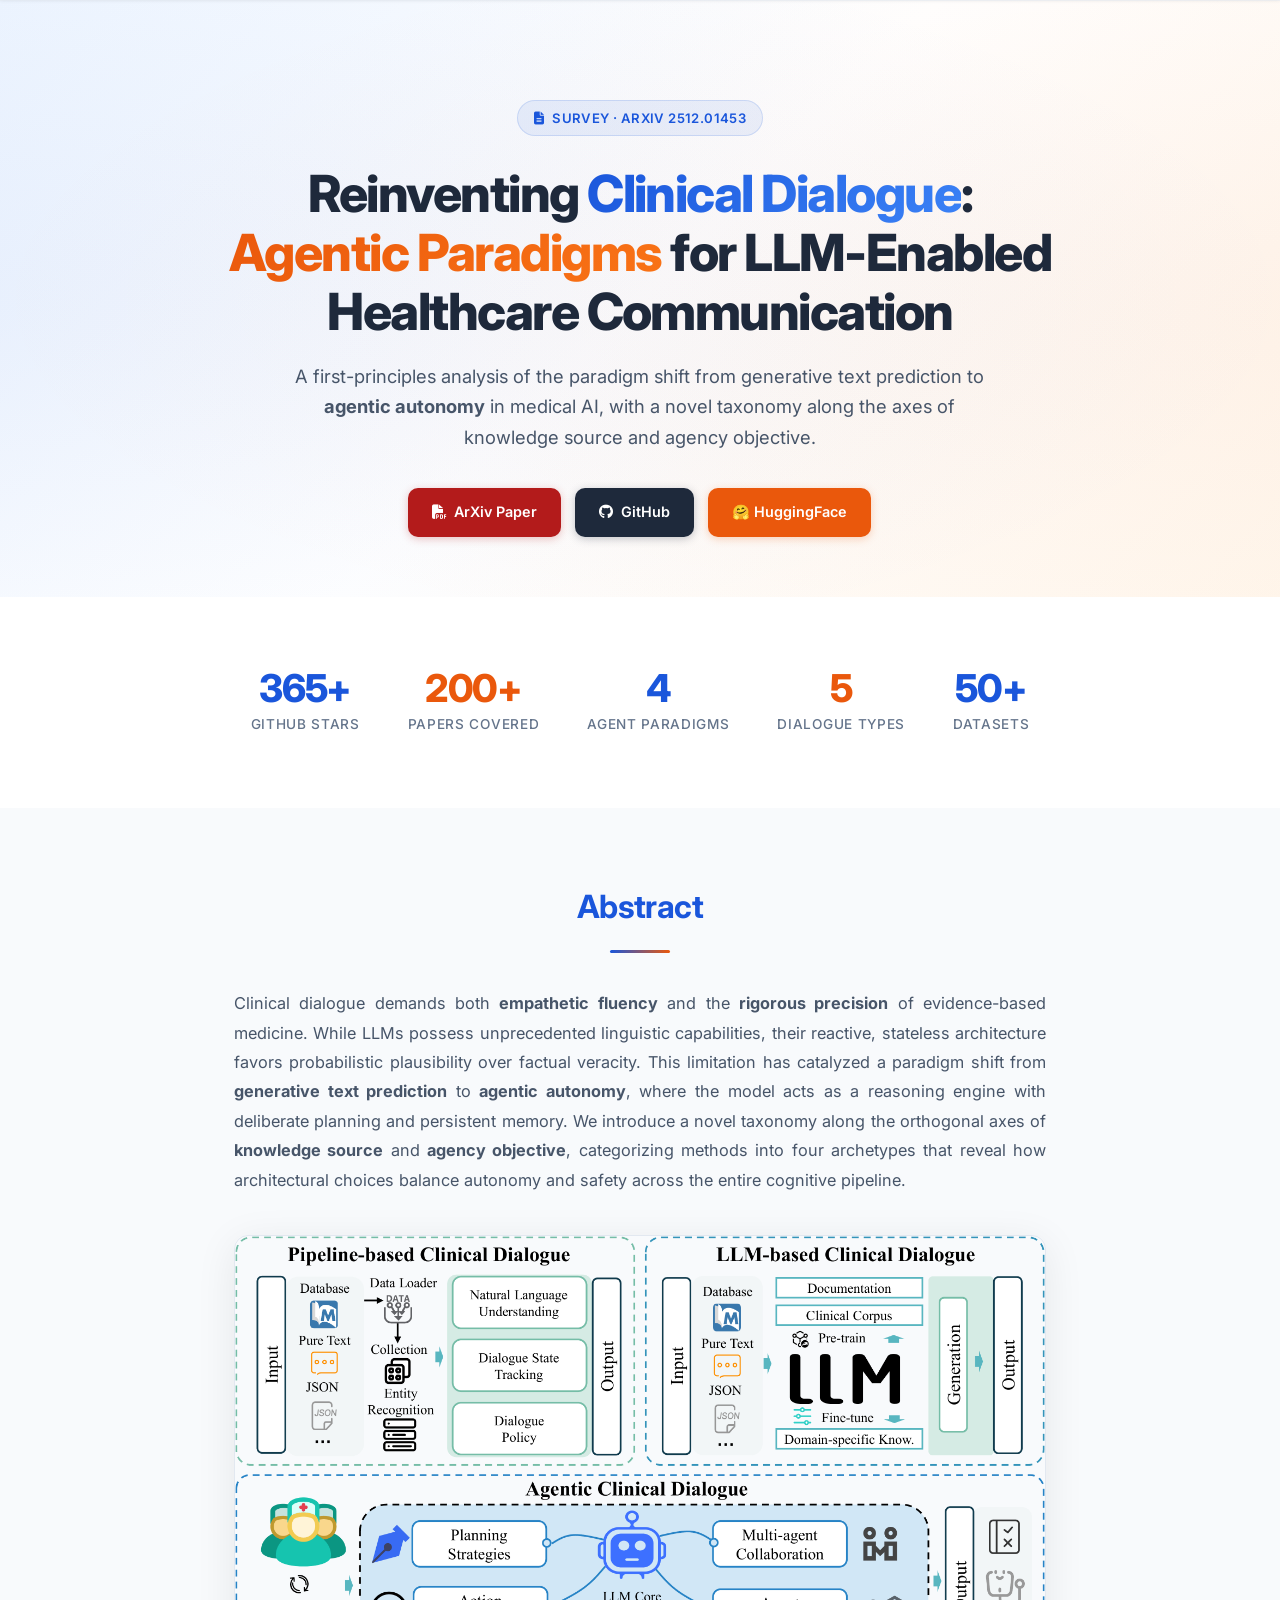
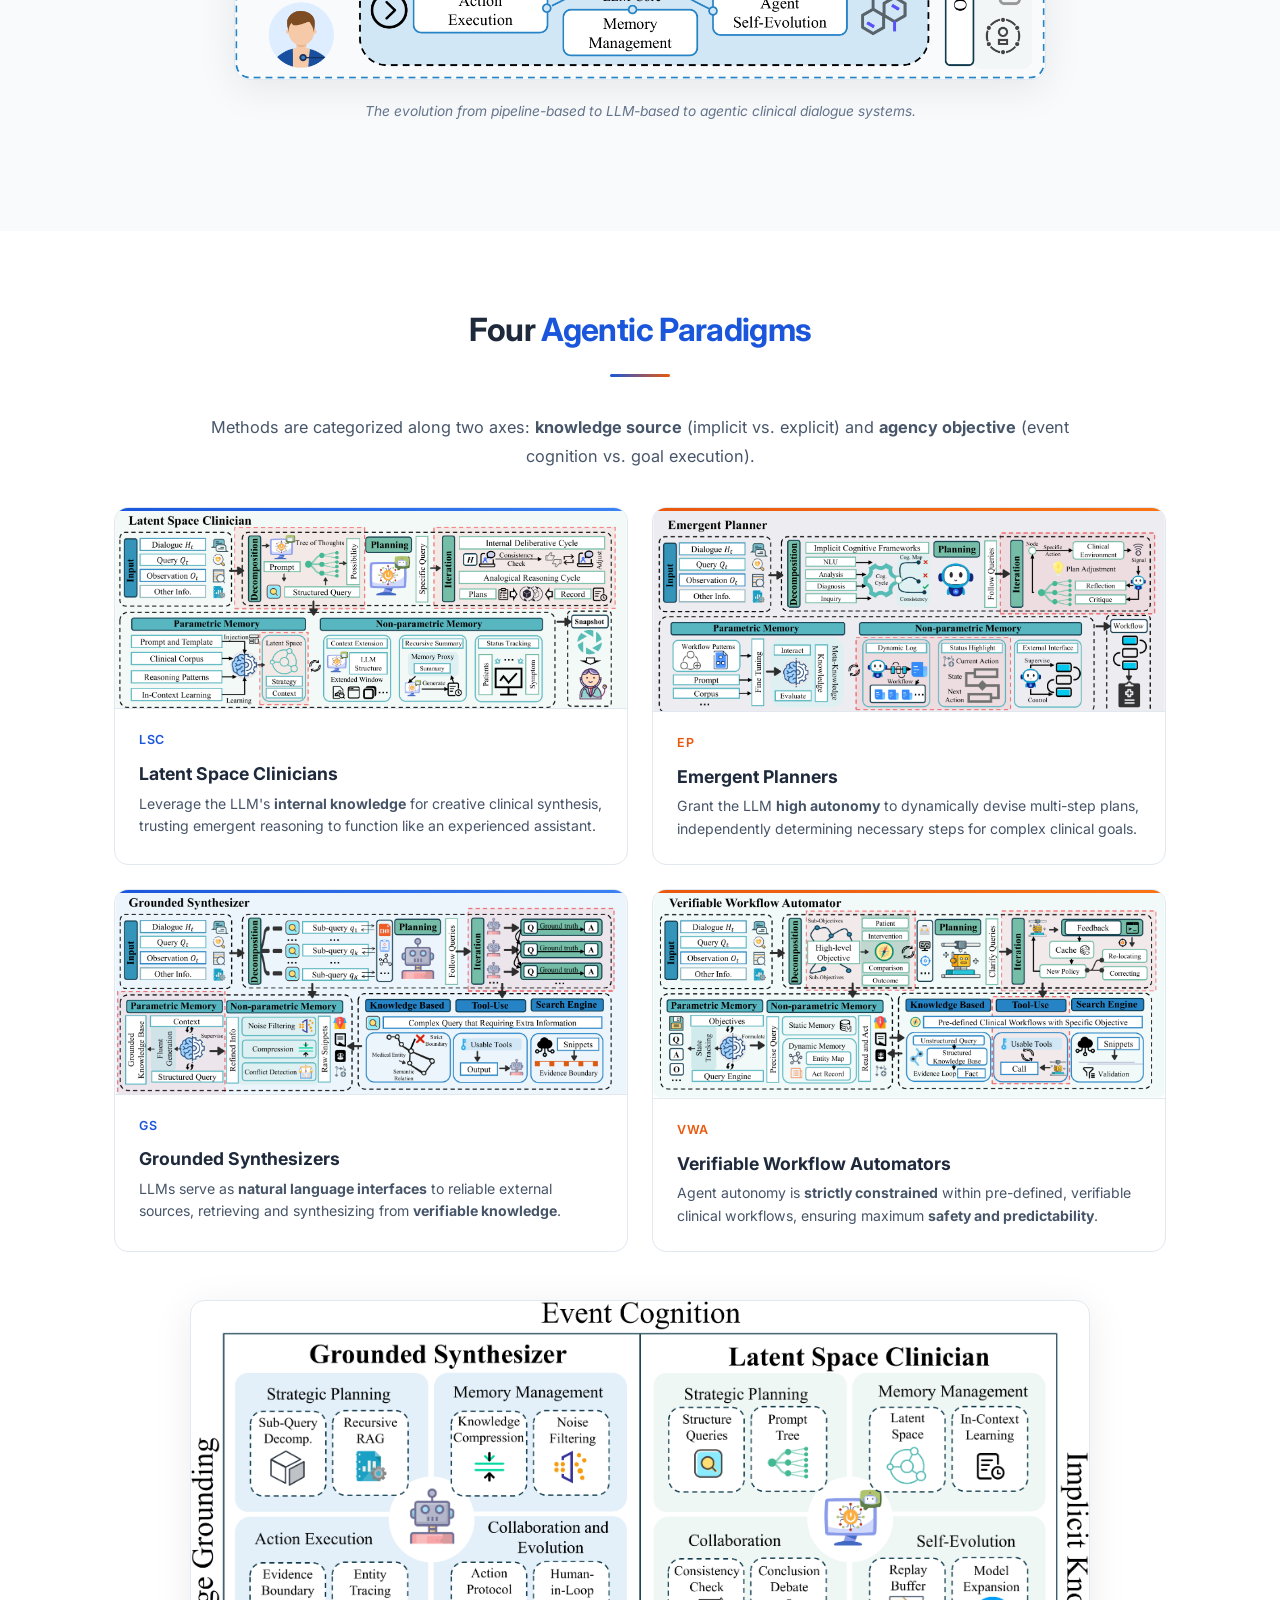
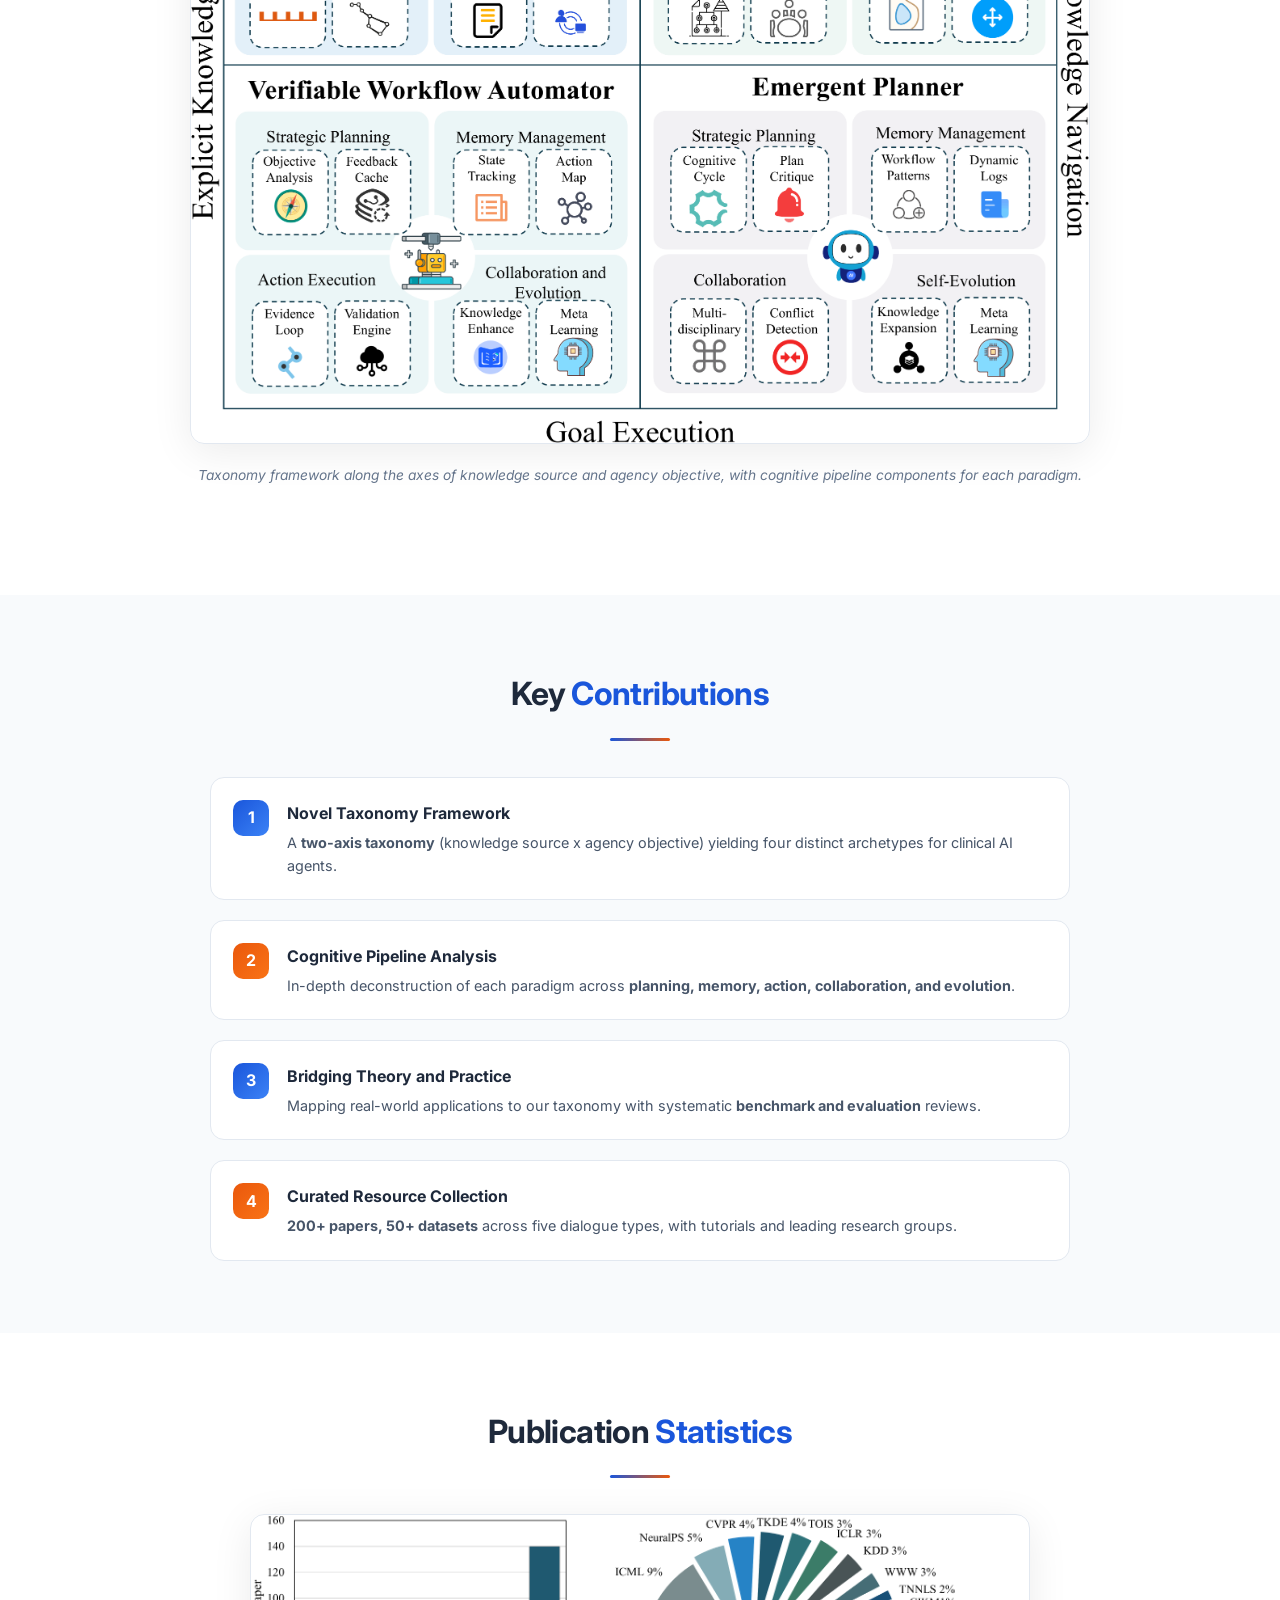
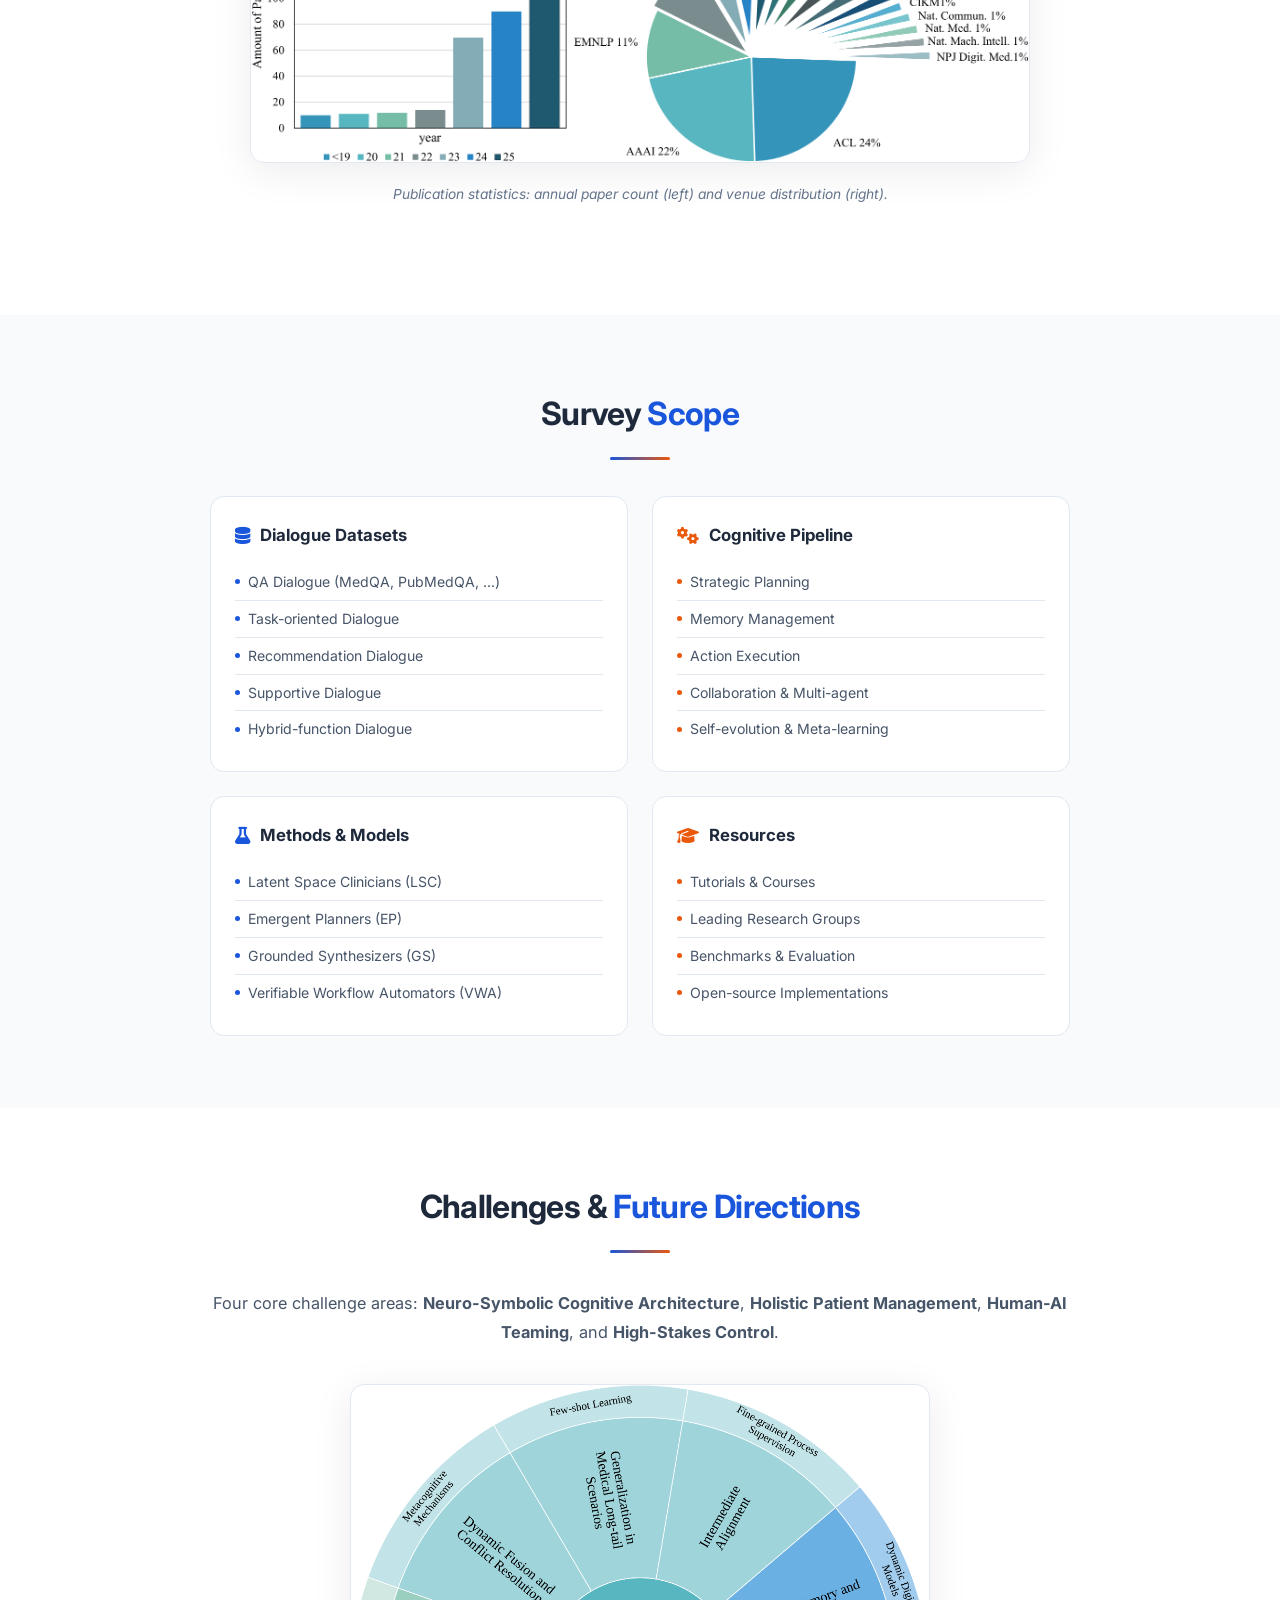
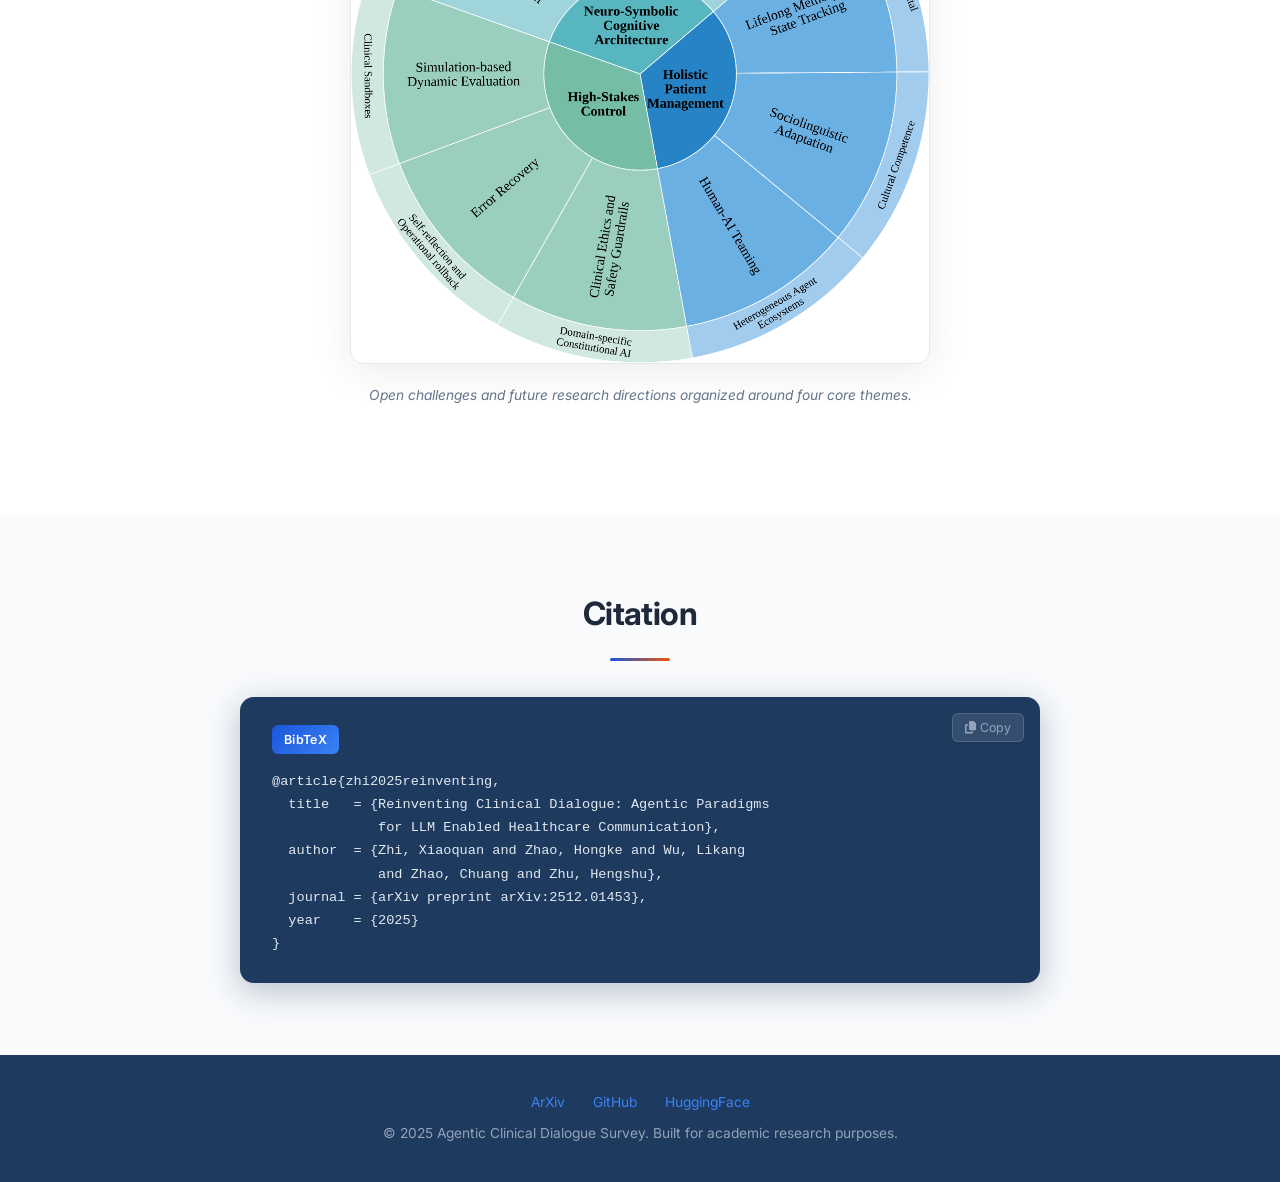
<file: acdsurvey/index.html>
<!DOCTYPE html>
<html lang="en">
<head>
    <meta charset="UTF-8">
    <meta name="viewport" content="width=device-width, initial-scale=1.0">
    <title>Agentic Clinical Dialogue Survey</title>
    <meta name="description" content="Reinventing Clinical Dialogue: Agentic Paradigms for LLM-Enabled Healthcare Communication">
    <link rel="icon" type="image/png" href="./resources/taxonomy.png">
    <link href="https://fonts.googleapis.com/css2?family=Inter:wght@300;400;500;600;700;800&display=swap" rel="stylesheet">
    <link rel="stylesheet" href="https://cdnjs.cloudflare.com/ajax/libs/font-awesome/6.5.1/css/all.min.css">
    <style>
        * { margin: 0; padding: 0; box-sizing: border-box; }

        :root {
            --blue-primary: #1a56db;
            --blue-dark: #1e3a5f;
            --blue-light: #3b82f6;
            --blue-lighter: #dbeafe;
            --blue-bg: #eff6ff;
            --orange-primary: #ea580c;
            --orange-light: #f97316;
            --orange-lighter: #fff7ed;
            --text-primary: #1e293b;
            --text-secondary: #475569;
            --text-muted: #64748b;
            --bg-white: #ffffff;
            --bg-light: #f8fafc;
            --border-light: #e2e8f0;
        }

        body {
            font-family: 'Inter', -apple-system, BlinkMacSystemFont, 'Segoe UI', sans-serif;
            line-height: 1.7;
            color: var(--text-primary);
            background: var(--bg-white);
            -webkit-font-smoothing: antialiased;
        }

        /* ── Fixed Header ── */
        .fixed-header {
            position: fixed; top: 0; left: 0; right: 0;
            background: rgba(255,255,255,0.92);
            backdrop-filter: blur(20px);
            -webkit-backdrop-filter: blur(20px);
            z-index: 1000;
            padding: 0.8rem 0;
            transform: translateY(-100%);
            transition: transform 0.35s cubic-bezier(.4,0,.2,1);
            box-shadow: 0 1px 3px rgba(0,0,0,.06);
            border-bottom: 1px solid var(--border-light);
        }
        .fixed-header.show { transform: translateY(0); }
        .fixed-header .fixed-title {
            font-size: 1.1rem; font-weight: 700; text-align: center;
            color: var(--blue-dark); letter-spacing: -0.02em;
        }

        /* ── Containers ── */
        .container { max-width: 1100px; margin: 0 auto; padding: 0 24px; }
        .container-narrow { max-width: 860px; margin: 0 auto; padding: 0 24px; }

        /* ── Hero ── */
        .hero {
            position: relative;
            display: flex; align-items: center; justify-content: center;
            background: linear-gradient(135deg, var(--blue-bg) 0%, var(--bg-white) 50%, var(--orange-lighter) 100%);
            overflow: hidden; padding: 100px 0 60px;
        }
        .hero::before {
            content: ''; position: absolute; top: -50%; left: -50%;
            width: 200%; height: 200%;
            background: radial-gradient(ellipse at 20% 50%, rgba(26,86,219,.06) 0%, transparent 50%),
                        radial-gradient(ellipse at 80% 50%, rgba(234,88,12,.05) 0%, transparent 50%);
            animation: float 20s ease-in-out infinite;
        }
        @keyframes float { 0%,100%{transform:translate(0,0)} 50%{transform:translate(-2%,2%)} }

        .hero-content {
            position: relative; z-index: 2; text-align: center;
            max-width: 900px; margin: 0 auto; padding: 0 24px;
        }
        .hero-badge {
            display: inline-flex; align-items: center; gap: 8px;
            padding: 6px 16px; background: rgba(26,86,219,.08);
            border: 1px solid rgba(26,86,219,.15); border-radius: 100px;
            font-size: .82rem; font-weight: 600; color: var(--blue-primary);
            margin-bottom: 28px; letter-spacing: .03em; text-transform: uppercase;
        }
        .hero-title {
            font-size: 3.2rem; font-weight: 800; line-height: 1.15;
            margin-bottom: 20px; letter-spacing: -0.03em; color: var(--text-primary);
        }
        .hero-title .hl-blue {
            background: linear-gradient(135deg, var(--blue-primary), var(--blue-light));
            -webkit-background-clip: text; -webkit-text-fill-color: transparent; background-clip: text;
        }
        .hero-title .hl-orange {
            background: linear-gradient(135deg, var(--orange-primary), var(--orange-light));
            -webkit-background-clip: text; -webkit-text-fill-color: transparent; background-clip: text;
        }
        .hero-subtitle {
            font-size: 1.15rem; font-weight: 400; color: var(--text-secondary);
            margin-bottom: 36px; line-height: 1.65; max-width: 700px;
            margin-left: auto; margin-right: auto;
        }

        /* ── Buttons ── */
        .action-buttons { display: flex; justify-content: center; gap: 14px; flex-wrap: wrap; }
        .btn {
            display: inline-flex; align-items: center; gap: 8px;
            padding: 12px 24px; border-radius: 10px; font-weight: 600;
            font-size: .9rem; text-decoration: none;
            transition: all .25s cubic-bezier(.4,0,.2,1); border: none; cursor: pointer;
        }
        .btn-arxiv { background: #b31b1b; color: #fff; box-shadow: 0 2px 8px rgba(179,27,27,.25); }
        .btn-arxiv:hover { background: #9a1717; transform: translateY(-2px); box-shadow: 0 4px 16px rgba(179,27,27,.3); }
        .btn-github { background: var(--text-primary); color: #fff; box-shadow: 0 2px 8px rgba(30,41,59,.25); }
        .btn-github:hover { background: #334155; transform: translateY(-2px); box-shadow: 0 4px 16px rgba(30,41,59,.3); }
        .btn-hf { background: var(--orange-primary); color: #fff; box-shadow: 0 2px 8px rgba(234,88,12,.25); }
        .btn-hf:hover { background: #c2410c; transform: translateY(-2px); box-shadow: 0 4px 16px rgba(234,88,12,.3); }

        /* ── Sections ── */
        .section { padding: 72px 0; }
        .section-alt { background: var(--bg-light); }
        .section-title {
            font-size: 2rem; font-weight: 700; margin-bottom: 16px;
            color: var(--text-primary); text-align: center; letter-spacing: -0.02em;
        }
        .section-title .accent { color: var(--blue-primary); }
        .section-divider {
            width: 60px; height: 3px;
            background: linear-gradient(90deg, var(--blue-primary), var(--orange-primary));
            margin: 0 auto 36px; border-radius: 2px;
        }

        /* ── Text blocks ── */
        .body-text {
            font-size: 1.02rem; line-height: 1.8; color: var(--text-secondary);
            text-align: justify; hyphens: auto;
        }

        /* ── Figure ── */
        .figure-block { margin: 36px auto; max-width: 900px; }
        .figure-block img {
            width: 100%; height: auto; border-radius: 14px;
            box-shadow: 0 8px 40px rgba(0,0,0,.08); border: 1px solid var(--border-light);
        }
        .figure-block.no-shadow img { box-shadow: none; border: none; }
        .figure-caption {
            text-align: center; font-size: .86rem; color: var(--text-muted);
            margin-top: 12px; font-style: italic;
        }

        /* ── Stats ── */
        .stats-bar { display: flex; justify-content: center; gap: 48px; padding: 36px 0; flex-wrap: wrap; }
        .stat-item { text-align: center; }
        .stat-number { font-size: 2.4rem; font-weight: 800; letter-spacing: -0.03em; line-height: 1; margin-bottom: 6px; }
        .stat-number.blue { color: var(--blue-primary); }
        .stat-number.orange { color: var(--orange-primary); }
        .stat-label { font-size: .85rem; color: var(--text-muted); font-weight: 500; text-transform: uppercase; letter-spacing: .05em; }

        /* ── Paradigm Cards with images ── */
        .paradigm-grid { display: grid; grid-template-columns: 1fr 1fr; gap: 24px; margin-top: 36px; }
        .paradigm-card {
            background: var(--bg-white); border-radius: 14px;
            border: 1px solid var(--border-light);
            transition: all .3s cubic-bezier(.4,0,.2,1);
            position: relative; overflow: hidden;
        }
        .paradigm-card::before { content: ''; position: absolute; top: 0; left: 0; right: 0; height: 3px; }
        .paradigm-card.blue::before { background: linear-gradient(90deg, var(--blue-primary), var(--blue-light)); }
        .paradigm-card.orange::before { background: linear-gradient(90deg, var(--orange-primary), var(--orange-light)); }
        .paradigm-card:hover { transform: translateY(-4px); box-shadow: 0 12px 40px rgba(0,0,0,.08); border-color: transparent; }
        .paradigm-card-img {
            width: 100%; height: auto; display: block;
            border-bottom: 1px solid var(--border-light);
        }
        .paradigm-card-body { padding: 20px 24px 24px; }
        .paradigm-name { font-size: 1.1rem; font-weight: 700; color: var(--text-primary); margin-bottom: 4px; }
        .paradigm-abbr { font-size: .78rem; font-weight: 600; text-transform: uppercase; letter-spacing: .05em; margin-bottom: 8px; }
        .paradigm-card.blue .paradigm-abbr { color: var(--blue-primary); }
        .paradigm-card.orange .paradigm-abbr { color: var(--orange-primary); }
        .paradigm-desc { font-size: .88rem; color: var(--text-secondary); line-height: 1.6; }

        /* ── Contribution List ── */
        .contribution-list { display: flex; flex-direction: column; gap: 20px; margin-top: 8px; }
        .contribution-item {
            display: flex; gap: 18px; align-items: flex-start;
            padding: 22px; background: var(--bg-white); border-radius: 14px;
            border: 1px solid var(--border-light); transition: all .3s ease;
        }
        .contribution-item:hover { box-shadow: 0 6px 24px rgba(0,0,0,.06); border-color: transparent; }
        .contribution-number {
            flex-shrink: 0; width: 36px; height: 36px; border-radius: 10px;
            display: flex; align-items: center; justify-content: center;
            font-weight: 700; font-size: 1rem; color: #fff;
        }
        .contribution-number.blue { background: linear-gradient(135deg, var(--blue-primary), var(--blue-light)); }
        .contribution-number.orange { background: linear-gradient(135deg, var(--orange-primary), var(--orange-light)); }
        .contribution-content h3 { font-size: 1rem; font-weight: 700; color: var(--text-primary); margin-bottom: 4px; }
        .contribution-content p { font-size: .9rem; color: var(--text-secondary); line-height: 1.6; }

        /* ── Scope Cards ── */
        .scope-grid { display: grid; grid-template-columns: 1fr 1fr; gap: 24px; margin-top: 8px; }
        .scope-card {
            padding: 24px; border-radius: 14px; border: 1px solid var(--border-light);
            background: var(--bg-white); transition: all .3s ease;
        }
        .scope-card:hover { box-shadow: 0 6px 24px rgba(0,0,0,.06); }
        .scope-card h3 { font-size: 1.05rem; font-weight: 700; color: var(--text-primary); margin-bottom: 14px; display: flex; align-items: center; gap: 10px; }
        .scope-card h3 i { color: var(--blue-primary); font-size: 1.1rem; }
        .scope-card.orange h3 i { color: var(--orange-primary); }
        .scope-list { list-style: none; padding: 0; }
        .scope-list li {
            padding: 6px 0; font-size: .88rem; color: var(--text-secondary);
            border-bottom: 1px solid var(--border-light);
            display: flex; align-items: center; gap: 8px;
        }
        .scope-list li:last-child { border-bottom: none; }
        .scope-list li::before { content: ''; width: 5px; height: 5px; border-radius: 50%; flex-shrink: 0; }
        .scope-card .scope-list li::before { background: var(--blue-primary); }
        .scope-card.orange .scope-list li::before { background: var(--orange-primary); }

        /* ── Citation ── */
        .citation-section { background: var(--bg-light); padding: 72px 0; }
        .citation-box {
            background: var(--blue-dark); color: #e2e8f0;
            padding: 28px 32px; border-radius: 14px;
            max-width: 800px; margin: 0 auto;
            position: relative; box-shadow: 0 8px 32px rgba(30,58,95,.3);
        }
        .citation-label {
            display: inline-block;
            background: linear-gradient(135deg, var(--blue-primary), var(--blue-light));
            color: #fff; padding: 4px 12px; border-radius: 6px;
            font-family: 'Inter',sans-serif; font-size: .78rem; font-weight: 600;
            margin-bottom: 16px; letter-spacing: .03em;
        }
        .citation-code {
            display: block;
            font-family: 'SF Mono','Fira Code','Consolas',monospace;
            font-size: .85rem; line-height: 1.7;
            white-space: pre; overflow-x: auto;
            color: #e2e8f0; margin: 0; padding: 0;
        }
        .copy-btn {
            position: absolute; top: 16px; right: 16px;
            background: rgba(255,255,255,.1); border: 1px solid rgba(255,255,255,.15);
            color: #94a3b8; padding: 6px 12px; border-radius: 6px;
            cursor: pointer; font-size: .78rem; font-family: 'Inter',sans-serif;
            transition: all .2s;
        }
        .copy-btn:hover { background: rgba(255,255,255,.18); color: #fff; }

        /* ── Footer ── */
        .footer {
            background: var(--blue-dark); color: #94a3b8;
            text-align: center; padding: 36px 0; font-size: .86rem;
        }
        .footer a { color: var(--blue-light); text-decoration: none; transition: color .2s; }
        .footer a:hover { color: #fff; }

        /* ── Fade-in ── */
        .fade-in { opacity: 0; transform: translateY(24px); transition: all .7s cubic-bezier(.4,0,.2,1); }
        .fade-in.visible { opacity: 1; transform: translateY(0); }

        /* ── Responsive ── */
        @media (max-width: 768px) {
            .hero { padding: 72px 0 48px; }
            .hero-title { font-size: 2rem; }
            .hero-subtitle { font-size: 1rem; }
            .action-buttons { flex-direction: column; align-items: center; }
            .btn { width: 100%; max-width: 280px; justify-content: center; }
            .paradigm-grid, .scope-grid { grid-template-columns: 1fr; }
            .section { padding: 48px 0; }
            .section-title { font-size: 1.6rem; }
            .stats-bar { gap: 24px; }
            .stat-number { font-size: 1.8rem; }
            .citation-box { font-size: .75rem; padding: 20px; }
            .contribution-item { flex-direction: column; gap: 10px; }
        }
    </style>
</head>
<body>

<!-- ═══════════ Fixed Header ═══════════ -->
<div class="fixed-header" id="fixedHeader">
    <div class="container"><div class="fixed-title">Agentic Clinical Dialogue Survey</div></div>
</div>

<!-- ═══════════ Hero ═══════════ -->
<section class="hero" id="hero">
    <div class="hero-content">
        <div class="hero-badge"><i class="fas fa-file-alt"></i> Survey &middot; arXiv 2512.01453</div>

        <h1 class="hero-title">
            Reinventing <span class="hl-blue">Clinical Dialogue</span>:<br>
            <span class="hl-orange">Agentic Paradigms</span> for LLM-Enabled<br>
            Healthcare Communication
        </h1>

        <p class="hero-subtitle">
            A first-principles analysis of the paradigm shift from generative text prediction to <strong>agentic autonomy</strong> in medical AI, with a novel taxonomy along the axes of knowledge source and agency objective.
        </p>

        <div class="action-buttons">
            <a href="https://arxiv.org/abs/2512.01453" class="btn btn-arxiv" target="_blank"><i class="fas fa-file-pdf"></i> ArXiv Paper</a>
            <a href="https://github.com/xqz614/Awesome-Agentic-Clinical-Dialogue" class="btn btn-github" target="_blank"><i class="fab fa-github"></i> GitHub</a>
            <a href="https://huggingface.co/papers/2512.01453" class="btn btn-hf" target="_blank">&#129303; HuggingFace</a>
        </div>
    </div>
</section>

<!-- ═══════════ Stats ═══════════ -->
<section class="section" style="padding:36px 0;">
    <div class="container">
        <div class="stats-bar fade-in">
            <div class="stat-item"><div class="stat-number blue">365+</div><div class="stat-label">GitHub Stars</div></div>
            <div class="stat-item"><div class="stat-number orange">200+</div><div class="stat-label">Papers Covered</div></div>
            <div class="stat-item"><div class="stat-number blue">4</div><div class="stat-label">Agent Paradigms</div></div>
            <div class="stat-item"><div class="stat-number orange">5</div><div class="stat-label">Dialogue Types</div></div>
            <div class="stat-item"><div class="stat-number blue">50+</div><div class="stat-label">Datasets</div></div>
        </div>
    </div>
</section>

<!-- ═══════════ Abstract + Taxonomy ═══════════ -->
<section class="section section-alt" id="abstract">
    <div class="container-narrow">
        <div class="fade-in">
            <h2 class="section-title"><span class="accent">Abstract</span></h2>
            <div class="section-divider"></div>
            <div class="body-text">
                <p>
                    Clinical dialogue demands both <strong>empathetic fluency</strong> and the <strong>rigorous precision</strong> of evidence-based medicine. While LLMs possess unprecedented linguistic capabilities, their reactive, stateless architecture favors probabilistic plausibility over factual veracity. This limitation has catalyzed a paradigm shift from <strong>generative text prediction</strong> to <strong>agentic autonomy</strong>, where the model acts as a reasoning engine with deliberate planning and persistent memory. We introduce a novel taxonomy along the orthogonal axes of <strong>knowledge source</strong> and <strong>agency objective</strong>, categorizing methods into four archetypes that reveal how architectural choices balance autonomy and safety across the entire cognitive pipeline.
                </p>
            </div>
            <div class="figure-block" style="margin-top:40px;">
                <img src="./resources/diff_of_paradigm.png" alt="Evolution of Clinical Dialogue Systems">
                <p class="figure-caption">The evolution from pipeline-based to LLM-based to agentic clinical dialogue systems.</p>
            </div>
        </div>
    </div>
</section>

<!-- ═══════════ Four Paradigms ═══════════ -->
<section class="section" id="paradigms">
    <div class="container">
        <div class="fade-in">
            <h2 class="section-title">Four <span class="accent">Agentic Paradigms</span></h2>
            <div class="section-divider"></div>
            <p class="body-text" style="max-width:860px;margin:0 auto 8px;text-align:center;">
                Methods are categorized along two axes: <strong>knowledge source</strong> (implicit vs. explicit) and <strong>agency objective</strong> (event cognition vs. goal execution).
            </p>

            <div class="paradigm-grid">
                <!-- LSC -->
                <div class="paradigm-card blue">
                    <img class="paradigm-card-img" src="./resources/LSC.png" alt="Latent Space Clinicians">
                    <div class="paradigm-card-body">
                        <div class="paradigm-abbr">LSC</div>
                        <div class="paradigm-name">Latent Space Clinicians</div>
                        <p class="paradigm-desc">Leverage the LLM's <strong>internal knowledge</strong> for creative clinical synthesis, trusting emergent reasoning to function like an experienced assistant.</p>
                    </div>
                </div>
                <!-- EP -->
                <div class="paradigm-card orange">
                    <img class="paradigm-card-img" src="./resources/EP.png" alt="Emergent Planners">
                    <div class="paradigm-card-body">
                        <div class="paradigm-abbr">EP</div>
                        <div class="paradigm-name">Emergent Planners</div>
                        <p class="paradigm-desc">Grant the LLM <strong>high autonomy</strong> to dynamically devise multi-step plans, independently determining necessary steps for complex clinical goals.</p>
                    </div>
                </div>
                <!-- GS -->
                <div class="paradigm-card blue">
                    <img class="paradigm-card-img" src="./resources/GS.png" alt="Grounded Synthesizers">
                    <div class="paradigm-card-body">
                        <div class="paradigm-abbr">GS</div>
                        <div class="paradigm-name">Grounded Synthesizers</div>
                        <p class="paradigm-desc">LLMs serve as <strong>natural language interfaces</strong> to reliable external sources, retrieving and synthesizing from <strong>verifiable knowledge</strong>.</p>
                    </div>
                </div>
                <!-- VWA -->
                <div class="paradigm-card orange">
                    <img class="paradigm-card-img" src="./resources/VWA.png" alt="Verifiable Workflow Automators">
                    <div class="paradigm-card-body">
                        <div class="paradigm-abbr">VWA</div>
                        <div class="paradigm-name">Verifiable Workflow Automators</div>
                        <p class="paradigm-desc">Agent autonomy is <strong>strictly constrained</strong> within pre-defined, verifiable clinical workflows, ensuring maximum <strong>safety and predictability</strong>.</p>
                    </div>
                </div>
            </div>

            <!-- Taxonomy Figure -->
            <div class="figure-block" style="margin-top:48px;">
                <img src="./resources/taxonomy_paper.png" alt="Taxonomy Framework">
                <p class="figure-caption">Taxonomy framework along the axes of knowledge source and agency objective, with cognitive pipeline components for each paradigm.</p>
            </div>
        </div>
    </div>
</section>

<!-- ═══════════ Key Contributions ═══════════ -->
<section class="section section-alt" id="contributions">
    <div class="container">
        <div class="fade-in">
            <h2 class="section-title">Key <span class="accent">Contributions</span></h2>
            <div class="section-divider"></div>
            <div class="contribution-list" style="max-width:860px;margin:0 auto;">
                <div class="contribution-item">
                    <div class="contribution-number blue">1</div>
                    <div class="contribution-content">
                        <h3>Novel Taxonomy Framework</h3>
                        <p>A <strong>two-axis taxonomy</strong> (knowledge source x agency objective) yielding four distinct archetypes for clinical AI agents.</p>
                    </div>
                </div>
                <div class="contribution-item">
                    <div class="contribution-number orange">2</div>
                    <div class="contribution-content">
                        <h3>Cognitive Pipeline Analysis</h3>
                        <p>In-depth deconstruction of each paradigm across <strong>planning, memory, action, collaboration, and evolution</strong>.</p>
                    </div>
                </div>
                <div class="contribution-item">
                    <div class="contribution-number blue">3</div>
                    <div class="contribution-content">
                        <h3>Bridging Theory and Practice</h3>
                        <p>Mapping real-world applications to our taxonomy with systematic <strong>benchmark and evaluation</strong> reviews.</p>
                    </div>
                </div>
                <div class="contribution-item">
                    <div class="contribution-number orange">4</div>
                    <div class="contribution-content">
                        <h3>Curated Resource Collection</h3>
                        <p><strong>200+ papers, 50+ datasets</strong> across five dialogue types, with tutorials and leading research groups.</p>
                    </div>
                </div>
            </div>
        </div>
    </div>
</section>

<!-- ═══════════ Publication Statistics ═══════════ -->
<section class="section" id="statistics">
    <div class="container">
        <div class="fade-in">
            <h2 class="section-title">Publication <span class="accent">Statistics</span></h2>
            <div class="section-divider"></div>
            <div class="figure-block" style="max-width:780px;">
                <img src="./resources/paper_stats.png" alt="Publication Statistics">
                <p class="figure-caption">Publication statistics: annual paper count (left) and venue distribution (right).</p>
            </div>
        </div>
    </div>
</section>

<!-- ═══════════ Survey Scope ═══════════ -->
<section class="section section-alt" id="scope">
    <div class="container">
        <div class="fade-in">
            <h2 class="section-title">Survey <span class="accent">Scope</span></h2>
            <div class="section-divider"></div>
            <div class="scope-grid" style="max-width:860px;margin:0 auto;">
                <div class="scope-card">
                    <h3><i class="fas fa-database"></i> Dialogue Datasets</h3>
                    <ul class="scope-list">
                        <li>QA Dialogue (MedQA, PubMedQA, ...)</li>
                        <li>Task-oriented Dialogue</li>
                        <li>Recommendation Dialogue</li>
                        <li>Supportive Dialogue</li>
                        <li>Hybrid-function Dialogue</li>
                    </ul>
                </div>
                <div class="scope-card orange">
                    <h3><i class="fas fa-cogs"></i> Cognitive Pipeline</h3>
                    <ul class="scope-list">
                        <li>Strategic Planning</li>
                        <li>Memory Management</li>
                        <li>Action Execution</li>
                        <li>Collaboration &amp; Multi-agent</li>
                        <li>Self-evolution &amp; Meta-learning</li>
                    </ul>
                </div>
                <div class="scope-card">
                    <h3><i class="fas fa-flask"></i> Methods &amp; Models</h3>
                    <ul class="scope-list">
                        <li>Latent Space Clinicians (LSC)</li>
                        <li>Emergent Planners (EP)</li>
                        <li>Grounded Synthesizers (GS)</li>
                        <li>Verifiable Workflow Automators (VWA)</li>
                    </ul>
                </div>
                <div class="scope-card orange">
                    <h3><i class="fas fa-graduation-cap"></i> Resources</h3>
                    <ul class="scope-list">
                        <li>Tutorials &amp; Courses</li>
                        <li>Leading Research Groups</li>
                        <li>Benchmarks &amp; Evaluation</li>
                        <li>Open-source Implementations</li>
                    </ul>
                </div>
            </div>
        </div>
    </div>
</section>

<!-- ═══════════ Challenges & Future ═══════════ -->
<section class="section" id="challenges">
    <div class="container">
        <div class="fade-in">
            <h2 class="section-title">Challenges &amp; <span class="accent">Future Directions</span></h2>
            <div class="section-divider"></div>
            <p class="body-text" style="max-width:860px;margin:0 auto;text-align:center;">
                Four core challenge areas: <strong>Neuro-Symbolic Cognitive Architecture</strong>, <strong>Holistic Patient Management</strong>, <strong>Human-AI Teaming</strong>, and <strong>High-Stakes Control</strong>.
            </p>
            <div class="figure-block" style="max-width:580px;">
                <img src="./resources/challenge.png" alt="Future Challenges">
                <p class="figure-caption">Open challenges and future research directions organized around four core themes.</p>
            </div>
        </div>
    </div>
</section>

<!-- ═══════════ Citation ═══════════ -->
<section class="citation-section" id="citation">
    <div class="container">
        <div class="fade-in">
            <h2 class="section-title">Citation</h2>
            <div class="section-divider"></div>
            <div class="citation-box">
                <button class="copy-btn" onclick="copyBibtex()"><i class="fas fa-copy"></i> Copy</button>
                <div class="citation-label">BibTeX</div>
<code class="citation-code">@article{zhi2025reinventing,
  title   = {Reinventing Clinical Dialogue: Agentic Paradigms
             for LLM Enabled Healthcare Communication},
  author  = {Zhi, Xiaoquan and Zhao, Hongke and Wu, Likang
             and Zhao, Chuang and Zhu, Hengshu},
  journal = {arXiv preprint arXiv:2512.01453},
  year    = {2025}
}</code>
            </div>
        </div>
    </div>
</section>

<!-- ═══════════ Footer ═══════════ -->
<footer class="footer">
    <div class="container">
        <p style="margin-bottom:8px;">
            <a href="https://arxiv.org/abs/2512.01453" style="margin:0 12px;">ArXiv</a>
            <a href="https://github.com/xqz614/Awesome-Agentic-Clinical-Dialogue" style="margin:0 12px;">GitHub</a>
            <a href="https://huggingface.co/papers/2512.01453" style="margin:0 12px;">HuggingFace</a>
        </p>
        <p>&copy; 2025 Agentic Clinical Dialogue Survey. Built for academic research purposes.</p>
    </div>
</footer>

<script>
document.addEventListener('DOMContentLoaded', function() {
    const hero = document.getElementById('hero');
    const fixedHeader = document.getElementById('fixedHeader');

    window.addEventListener('scroll', function() {
        if (window.pageYOffset > hero.offsetHeight * 0.5) fixedHeader.classList.add('show');
        else fixedHeader.classList.remove('show');
    });

    const observer = new IntersectionObserver(function(entries) {
        entries.forEach(entry => { if (entry.isIntersecting) entry.target.classList.add('visible'); });
    }, { threshold: 0.1, rootMargin: '0px 0px -40px 0px' });

    document.querySelectorAll('.fade-in').forEach(el => observer.observe(el));
});

function copyBibtex() {
    const bibtex = `@article{zhi2025reinventing,
  title={Reinventing Clinical Dialogue: Agentic Paradigms for LLM Enabled Healthcare Communication},
  author={Zhi, Xiaoquan and Zhao, Hongke and Wu, Likang and Zhao, Chuang and Zhu, Hengshu},
  journal={arXiv preprint arXiv:2512.01453},
  year={2025}
}`;
    navigator.clipboard.writeText(bibtex).then(() => {
        const btn = document.querySelector('.copy-btn');
        btn.innerHTML = '<i class="fas fa-check"></i> Copied!';
        setTimeout(() => { btn.innerHTML = '<i class="fas fa-copy"></i> Copy'; }, 2000);
    });
}
</script>
</body>
</html>
</file>
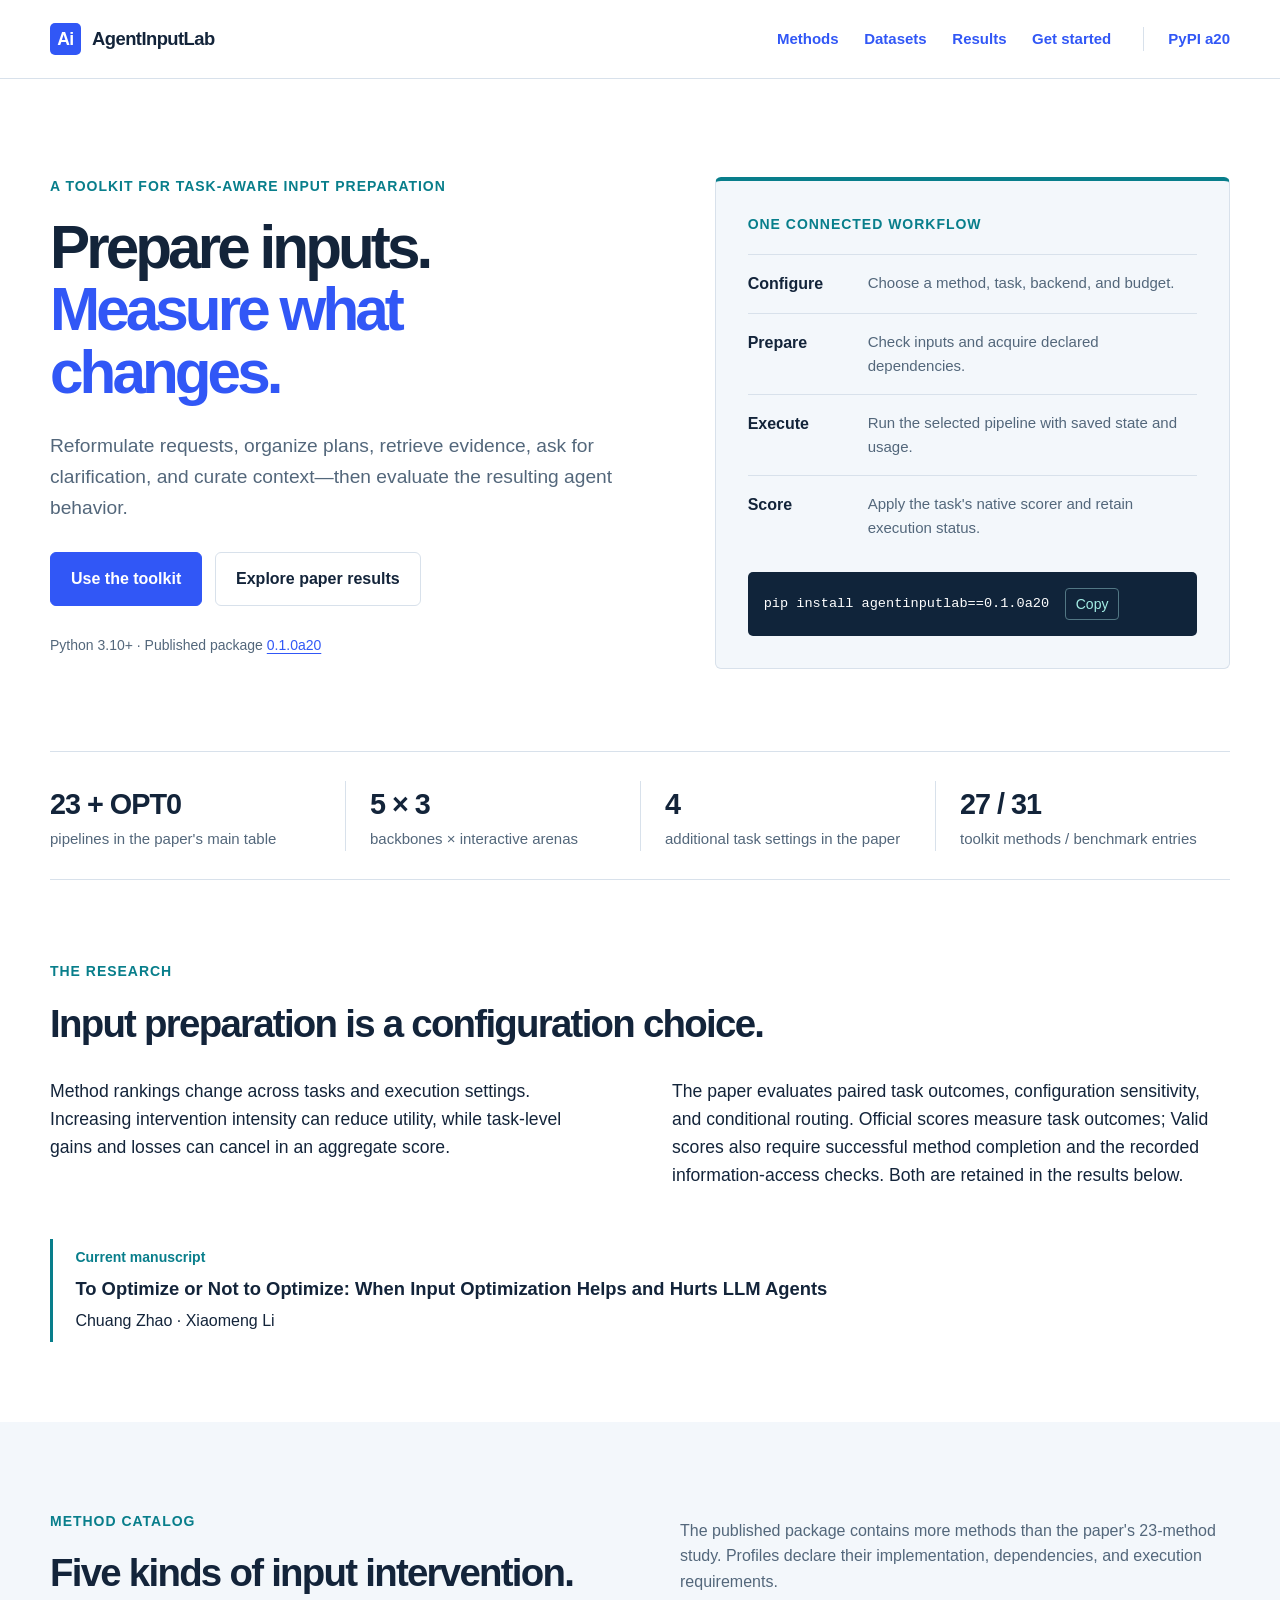
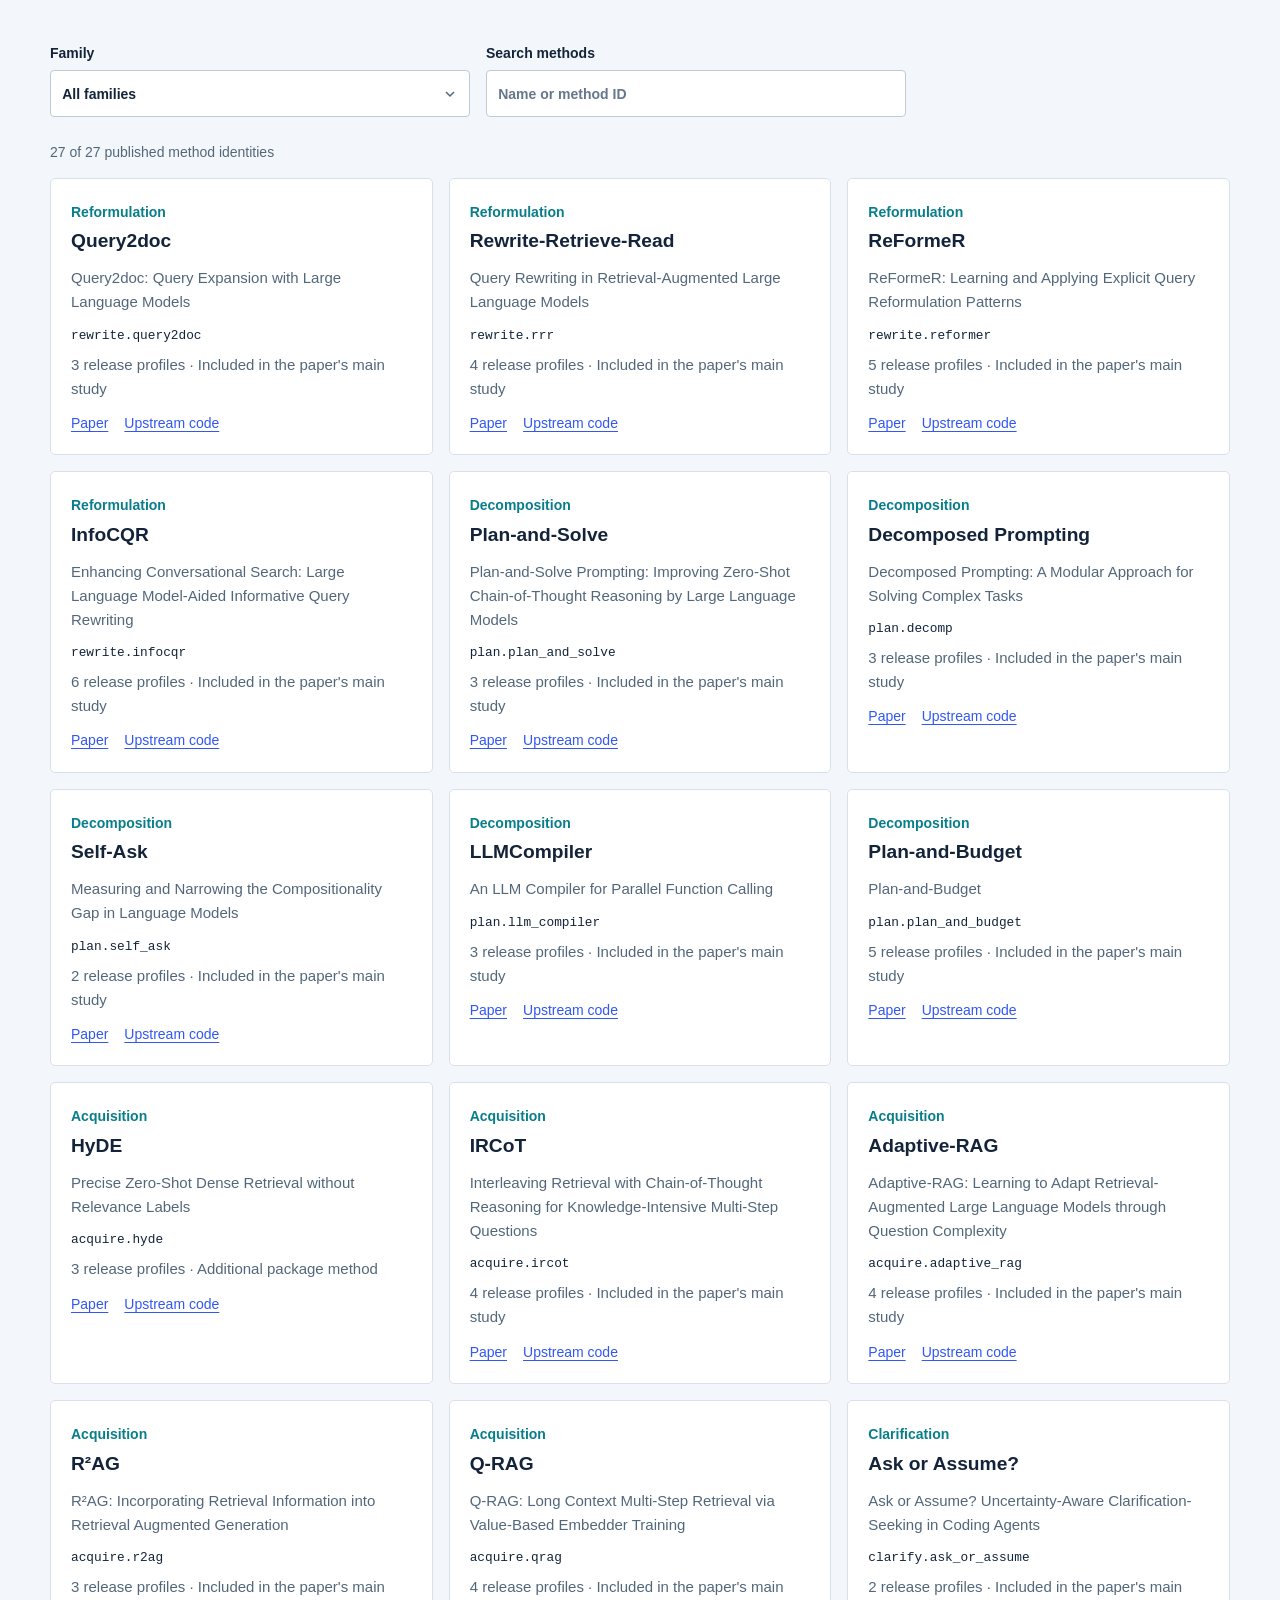
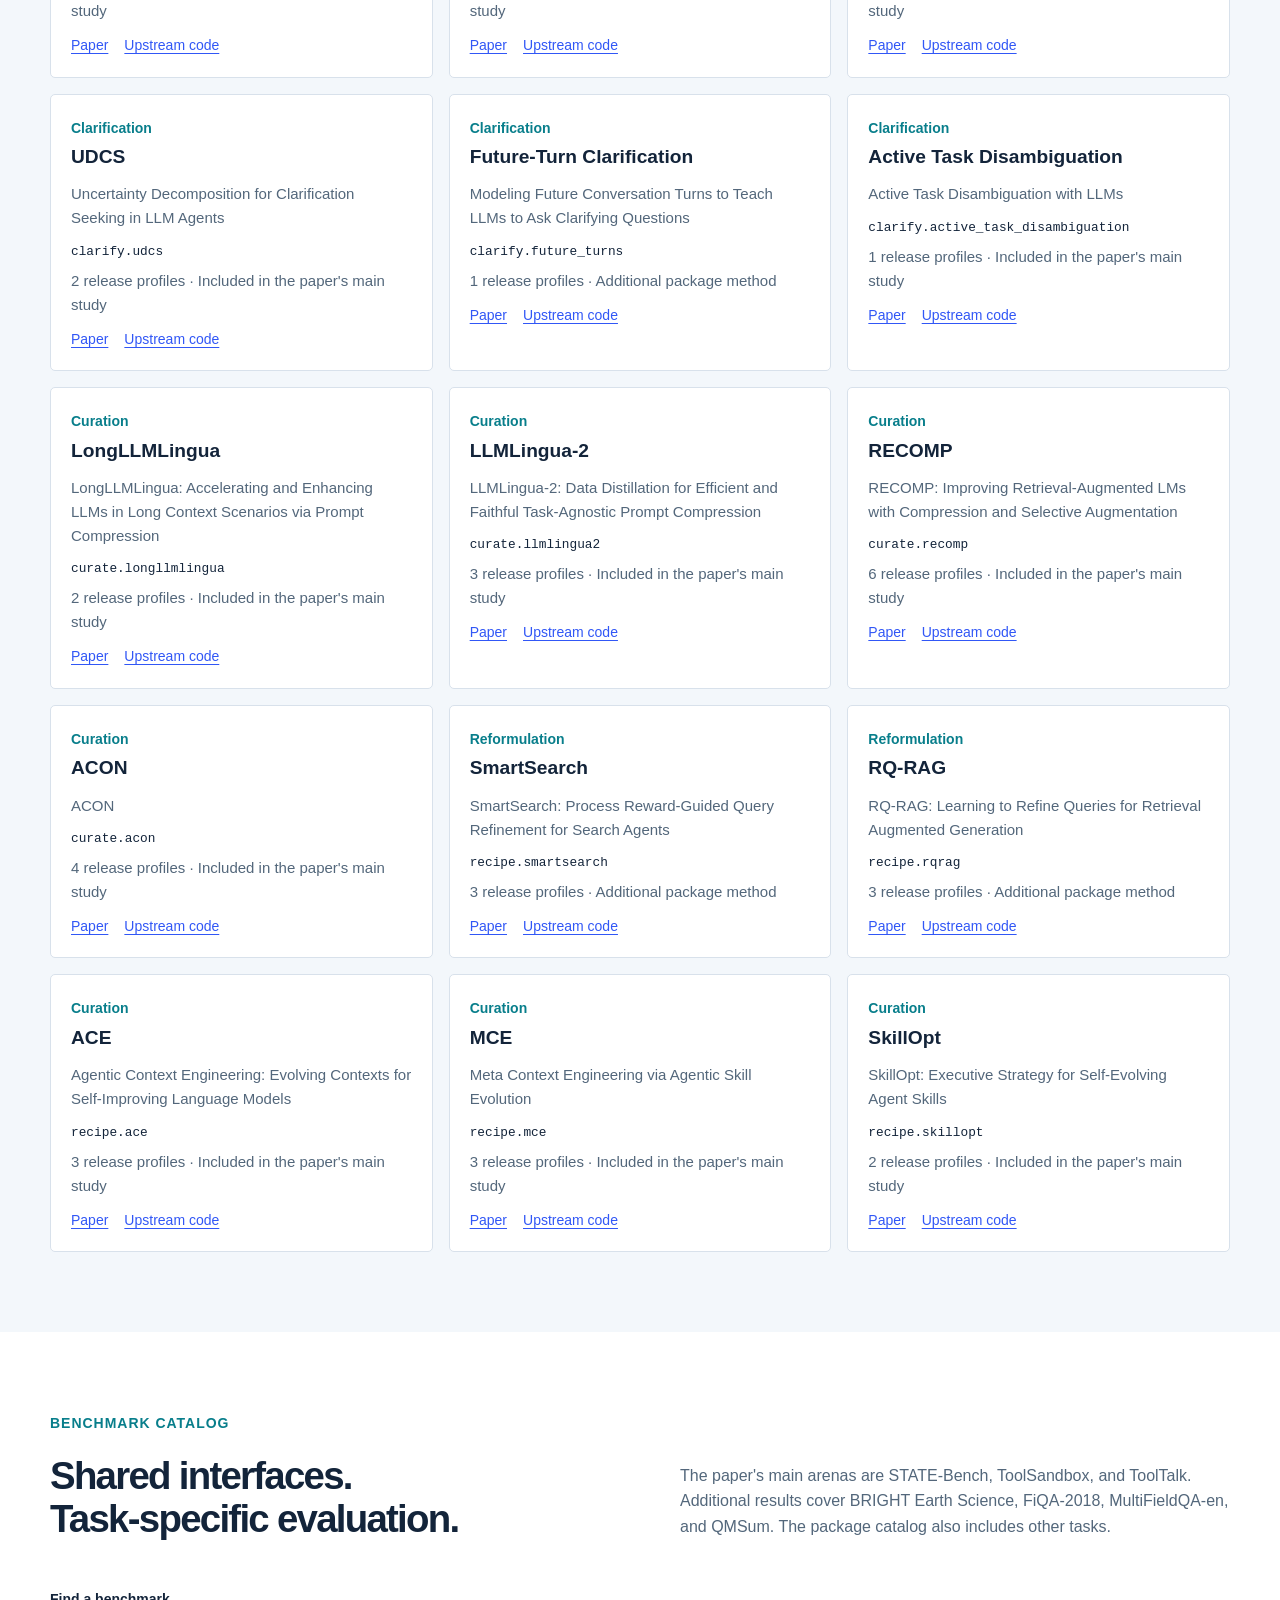
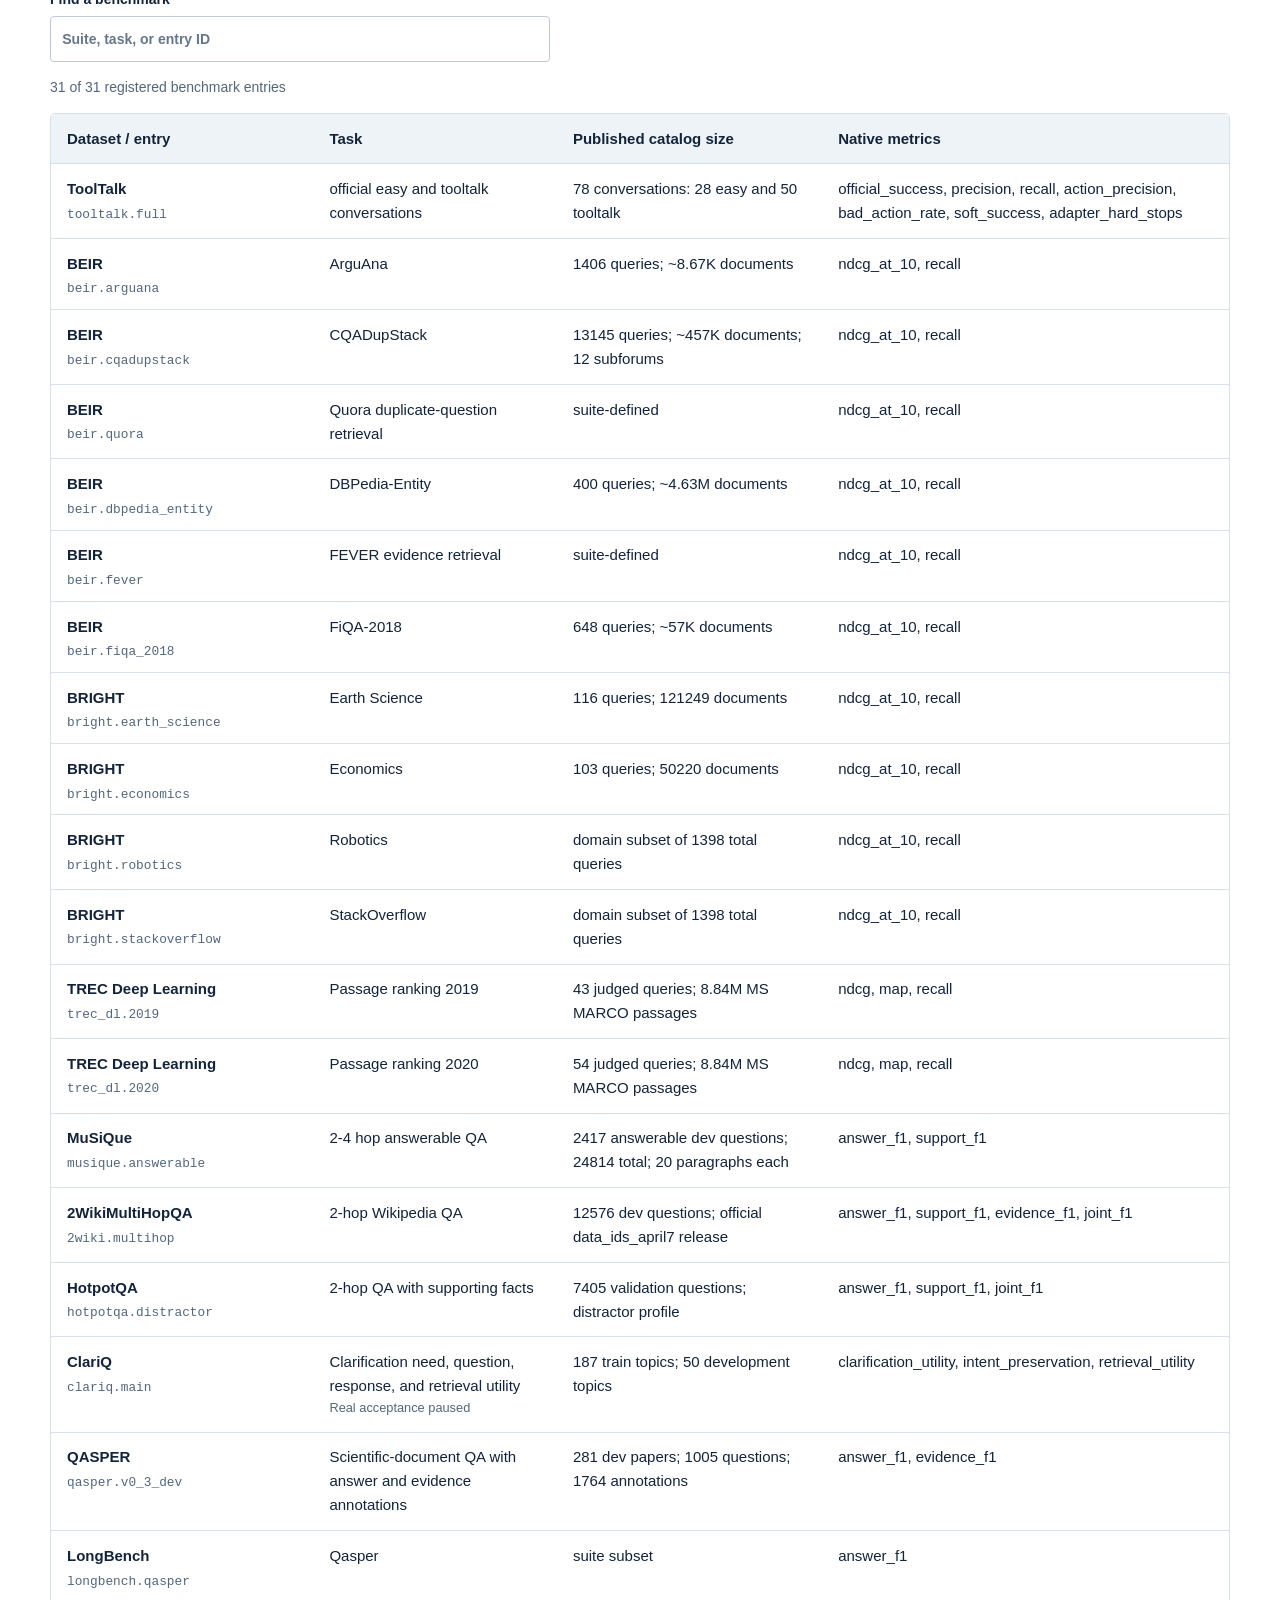
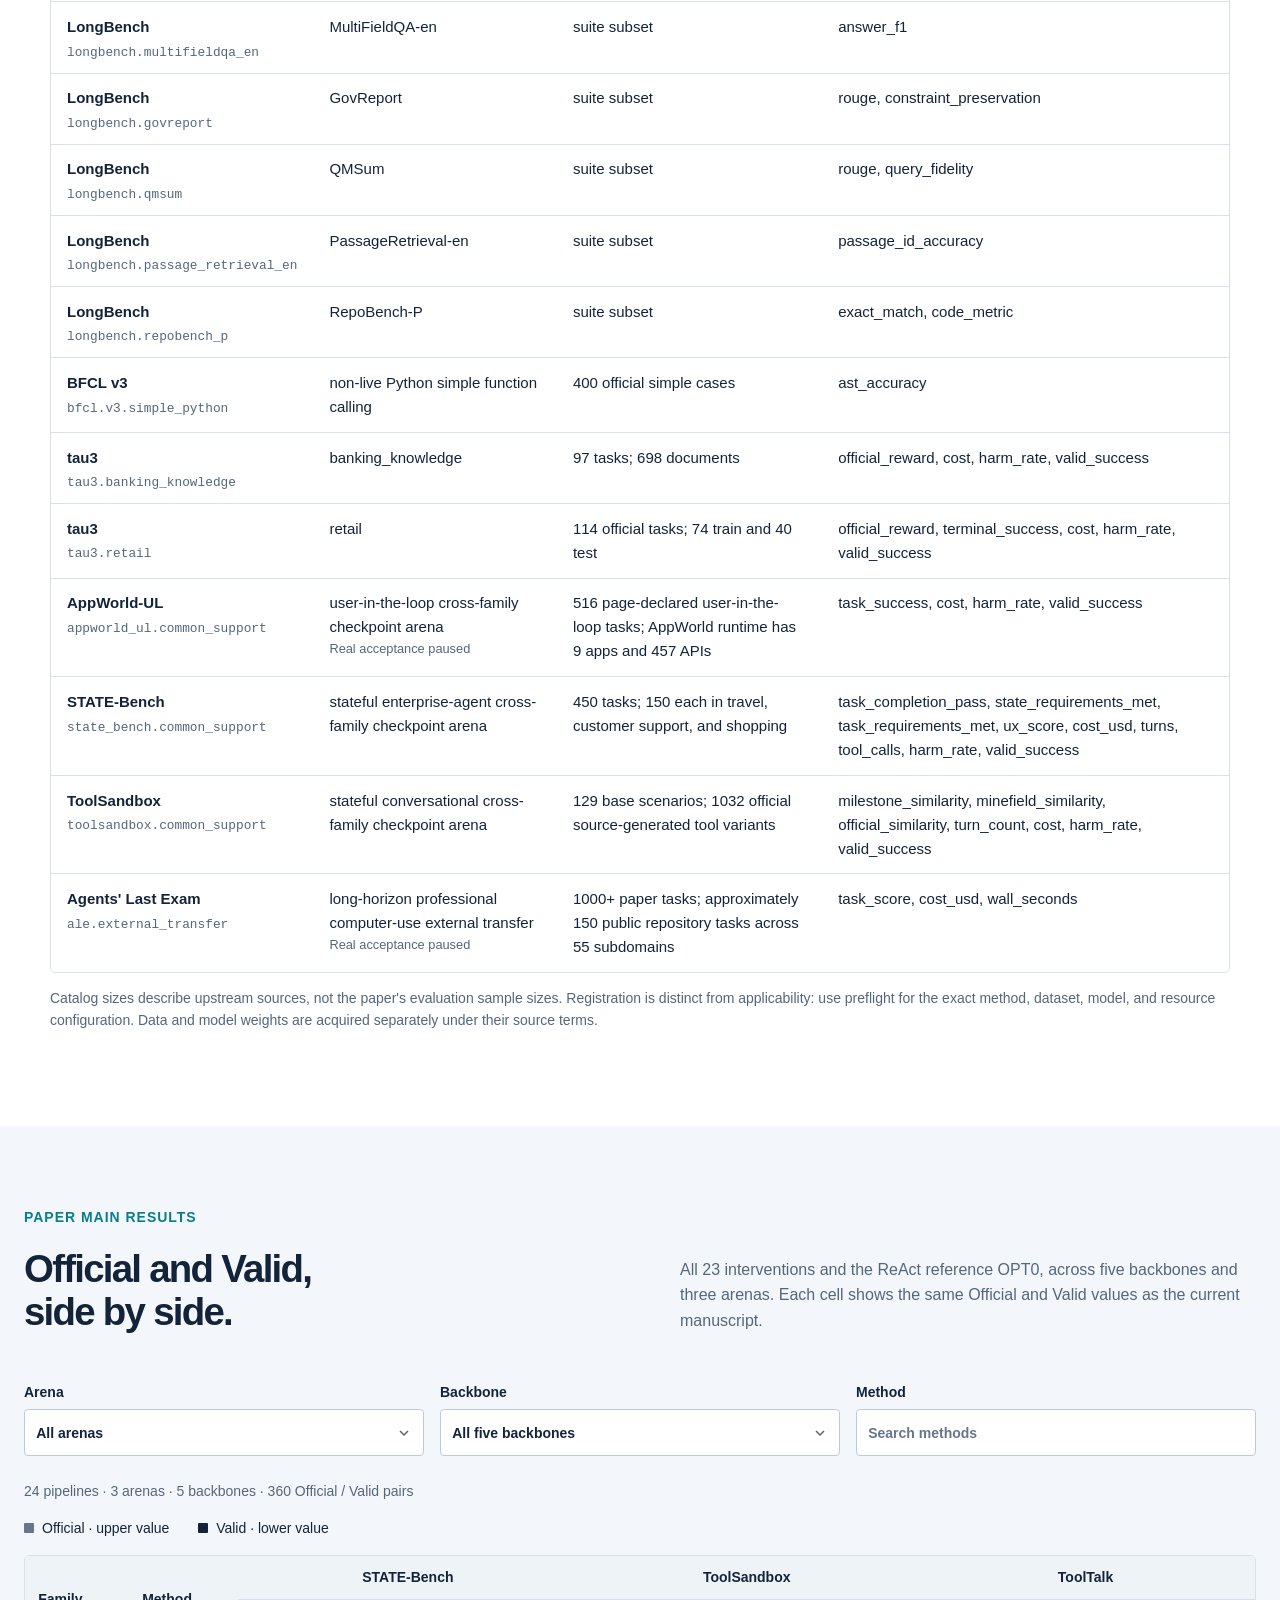
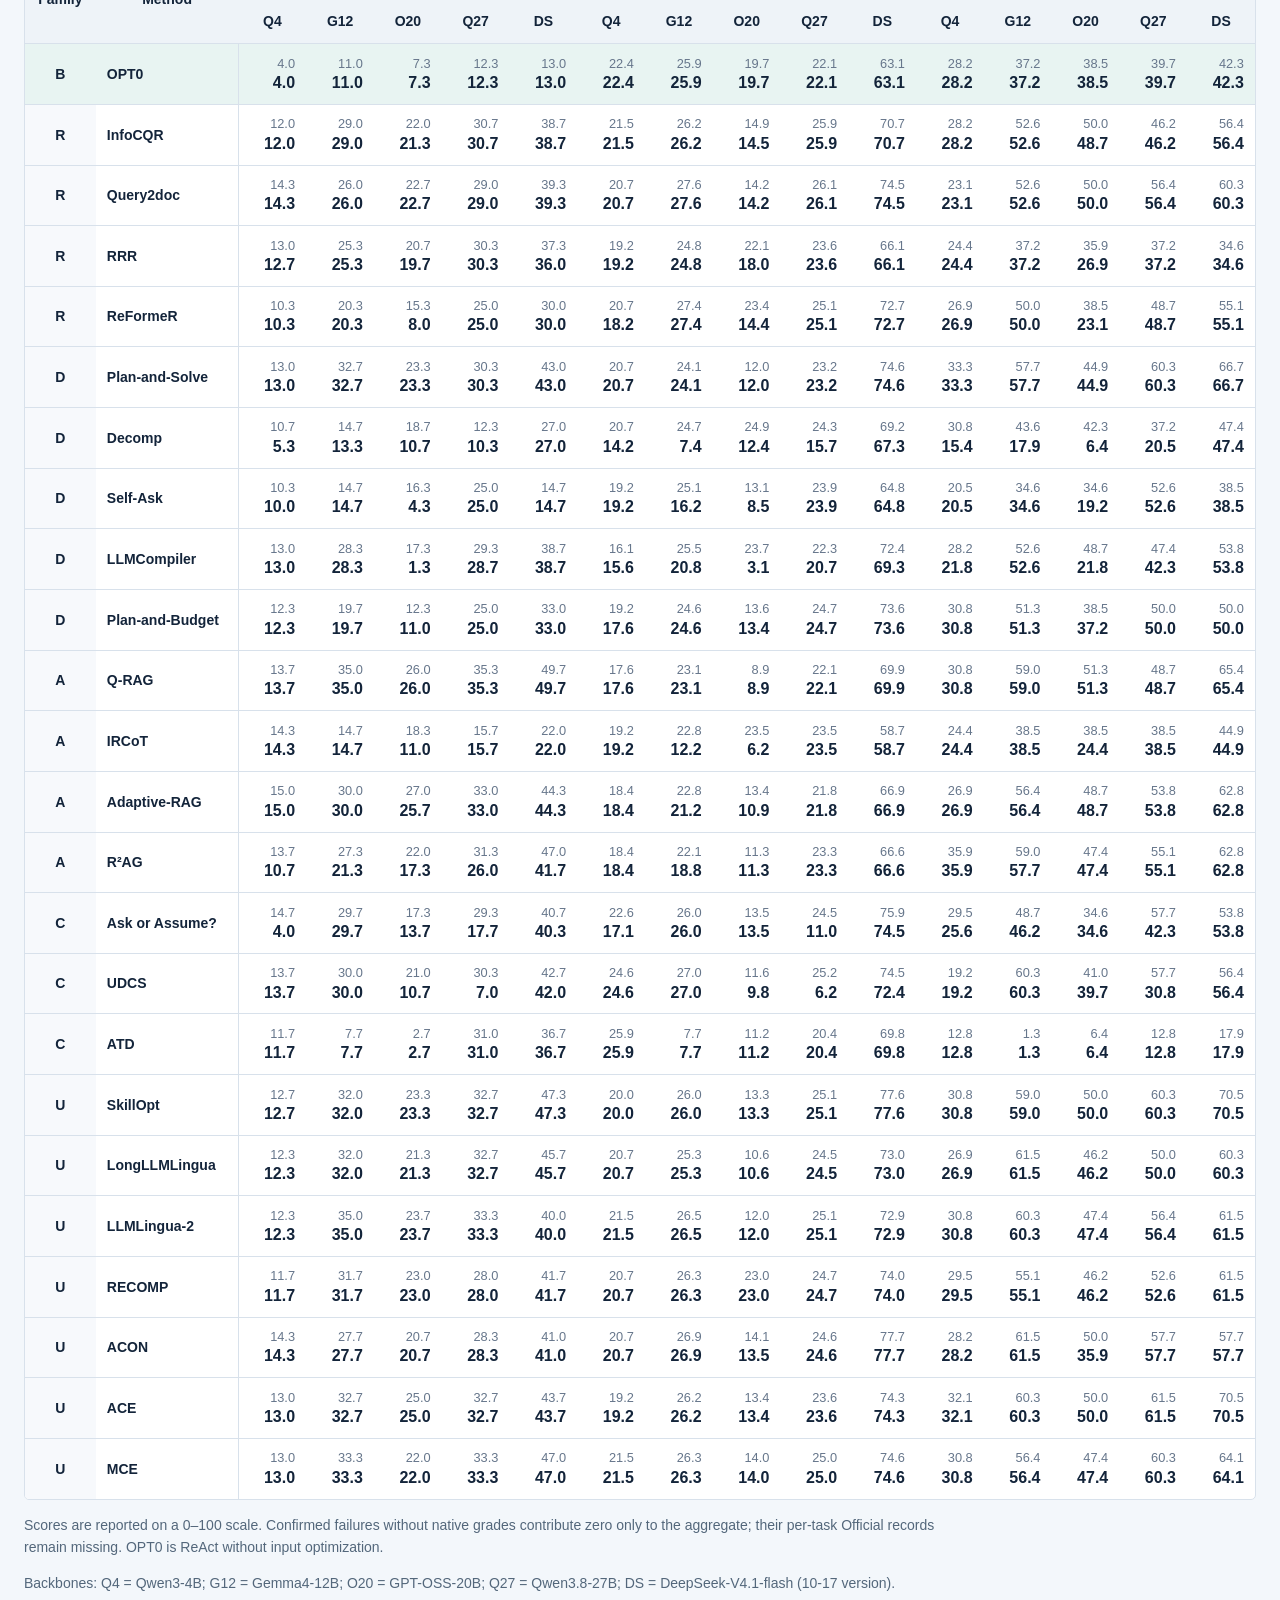
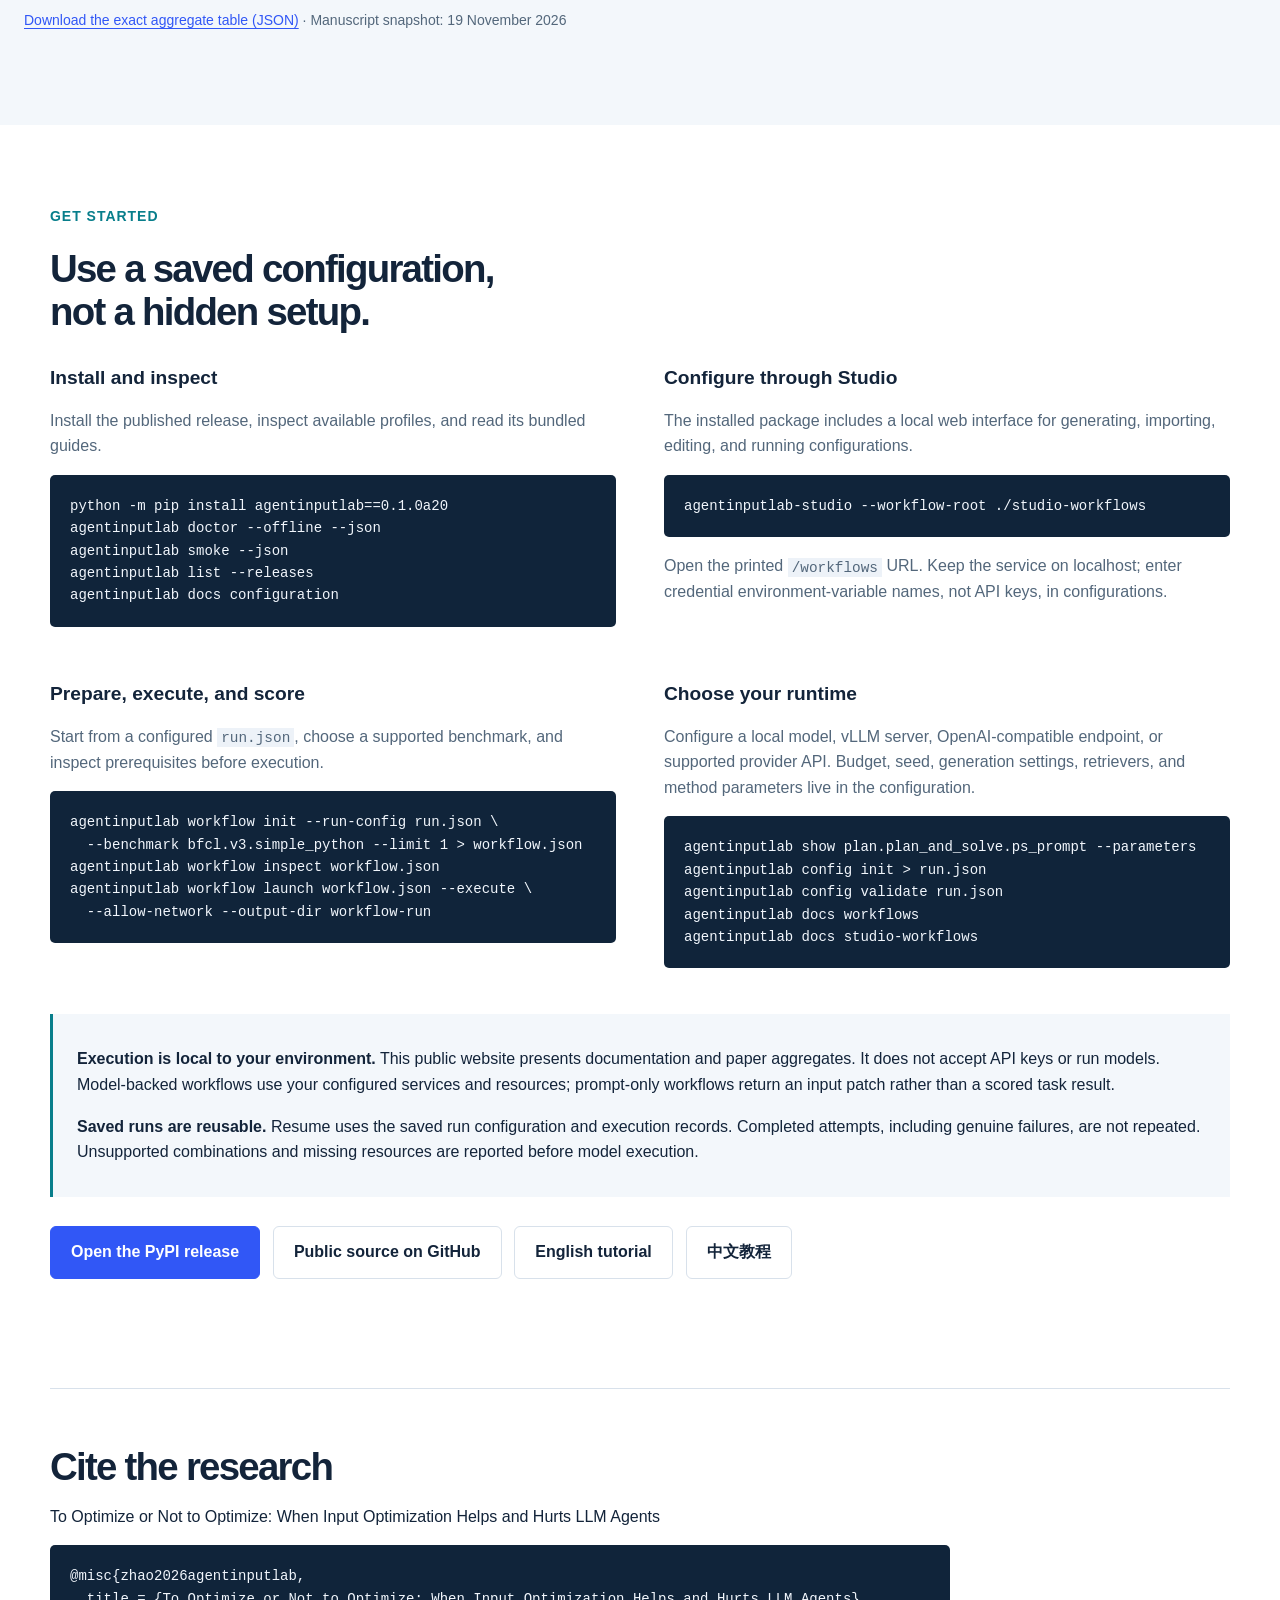
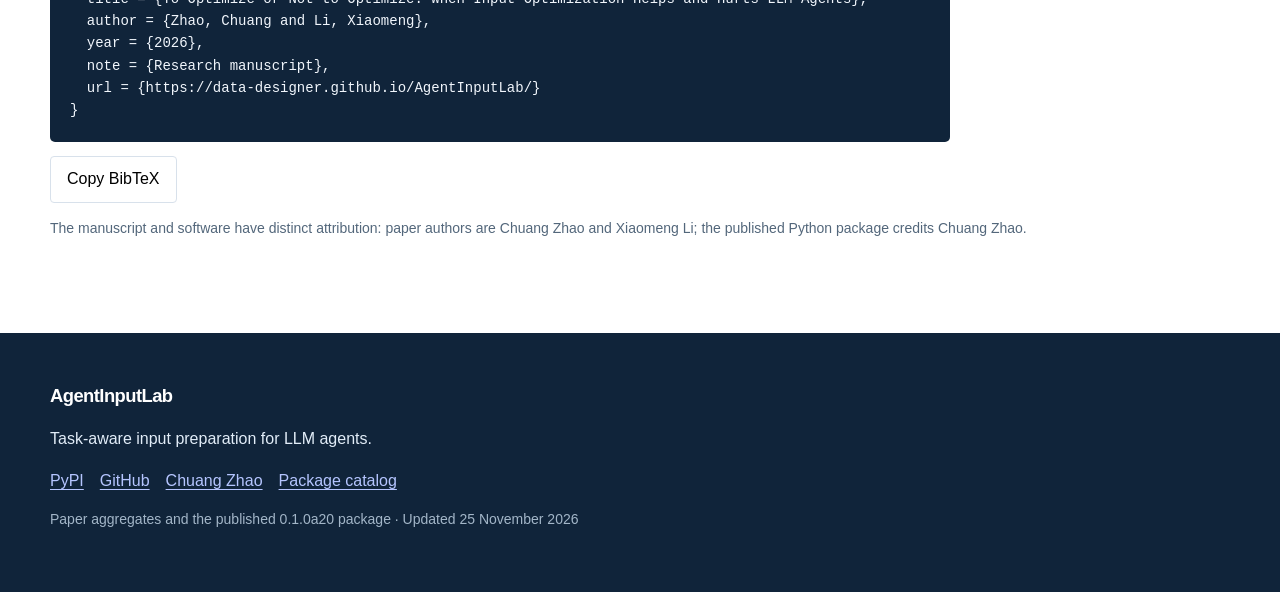
<file: AgentInputLab/index.html>
<!doctype html>
<html lang="en">
<head>
  <meta charset="utf-8">
  <meta name="viewport" content="width=device-width,initial-scale=1">
  <meta name="description" content="AgentInputLab: task-aware input preparation for LLM agents. Explore the published Python toolkit, method and benchmark catalogs, and paper results.">
  <title>AgentInputLab · Task-aware input preparation</title>
  <link rel="icon" href="data:image/svg+xml,%3Csvg xmlns='http://www.w3.org/2000/svg' viewBox='0 0 32 32'%3E%3Crect width='32' height='32' rx='6' fill='%233157f6'/%3E%3Ctext x='16' y='22' text-anchor='middle' font-family='Arial' font-weight='bold' font-size='18' fill='white'%3EAi%3C/text%3E%3C/svg%3E">
  <link rel="canonical" href="https://data-designer.github.io/AgentInputLab/">
  <link rel="stylesheet" href="./style.css">
  <script src="./app.js" defer></script>
</head>
<body>
<a class="skip" href="#main">Skip to content</a>
<header><div class="shell nav"><a class="brand" href="#main"><span class="brand-mark">Ai</span>AgentInputLab</a><nav aria-label="Main navigation"><a href="#methods">Methods</a><a href="#datasets">Datasets</a><a href="#results">Results</a><a href="#use">Get started</a></nav><a class="nav-release" href="https://pypi.org/project/agentinputlab/0.1.0a20/">PyPI a20</a></div></header>
<main id="main">
  <section class="hero shell">
    <div><p class="eyebrow">A toolkit for task-aware input preparation</p><h1>Prepare inputs.<br><span>Measure what changes.</span></h1><p class="lead">Reformulate requests, organize plans, retrieve evidence, ask for clarification, and curate context—then evaluate the resulting agent behavior.</p><div class="actions"><a class="button primary" href="#use">Use the toolkit</a><a class="button" href="#results">Explore paper results</a></div><p class="small">Python 3.10+ · Published package <a href="https://pypi.org/project/agentinputlab/0.1.0a20/">0.1.0a20</a></p></div>
    <div class="hero-panel"><p class="eyebrow">One connected workflow</p><ol class="workflow"><li><strong>Configure</strong><span>Choose a method, task, backend, and budget.</span></li><li><strong>Prepare</strong><span>Check inputs and acquire declared dependencies.</span></li><li><strong>Execute</strong><span>Run the selected pipeline with saved state and usage.</span></li><li><strong>Score</strong><span>Apply the task's native scorer and retain execution status.</span></li></ol><div class="install"><code>pip install agentinputlab==0.1.0a20</code><button data-copy="pip install agentinputlab==0.1.0a20" aria-label="Copy install command">Copy</button></div></div>
  </section>
  <section class="facts shell" aria-label="Study and toolkit scope"><div><strong>23 + OPT0</strong><span>pipelines in the paper's main table</span></div><div><strong>5 × 3</strong><span>backbones × interactive arenas</span></div><div><strong>4</strong><span>additional task settings in the paper</span></div><div><strong id="catalog-count">27 / 31</strong><span>toolkit methods / benchmark entries</span></div></section>
  <section id="research" class="section shell"><div class="section-head"><p class="eyebrow">The research</p><h2>Input preparation is a configuration choice.</h2></div><div class="research-grid"><p>Method rankings change across tasks and execution settings. Increasing intervention intensity can reduce utility, while task-level gains and losses can cancel in an aggregate score.</p><p>The paper evaluates paired task outcomes, configuration sensitivity, and conditional routing. Official scores measure task outcomes; Valid scores also require successful method completion and the recorded information-access checks. Both are retained in the results below.</p></div><div class="paper-note"><span>Current manuscript</span><h3 id="paper-title">To Optimize or Not to Optimize: When Input Optimization Helps and Hurts LLM Agents</h3><p>Chuang Zhao · Xiaomeng Li</p></div></section>
  <section id="methods" class="section tinted"><div class="shell"><div class="section-head split"><div><p class="eyebrow">Method catalog</p><h2>Five kinds of input intervention.</h2></div><p>The published package contains more methods than the paper's 23-method study. Profiles declare their implementation, dependencies, and execution requirements.</p></div><div class="controls"><label>Family<select id="method-family"><option value="all">All families</option><option value="reformulate">Reformulation</option><option value="decompose">Decomposition</option><option value="acquire">Acquisition</option><option value="clarify">Clarification</option><option value="curate">Curation</option></select></label><label>Search methods<input id="method-query" type="search" placeholder="Name or method ID"></label></div><p id="method-count" class="small" aria-live="polite"></p><div id="method-list" class="method-list"></div></div></section>
  <section id="datasets" class="section shell"><div class="section-head split"><div><p class="eyebrow">Benchmark catalog</p><h2>Shared interfaces.<br>Task-specific evaluation.</h2></div><p>The paper's main arenas are STATE-Bench, ToolSandbox, and ToolTalk. Additional results cover BRIGHT Earth Science, FiQA-2018, MultiFieldQA-en, and QMSum. The package catalog also includes other tasks.</p></div><label class="search-wide">Find a benchmark<input id="dataset-query" type="search" placeholder="Suite, task, or entry ID"></label><p id="dataset-count" class="small" aria-live="polite"></p><div class="table-wrap" role="region" aria-label="Dataset catalog" tabindex="0"><table><thead><tr><th>Dataset / entry</th><th>Task</th><th>Published catalog size</th><th>Native metrics</th></tr></thead><tbody id="dataset-list"></tbody></table></div><p class="small">Catalog sizes describe upstream sources, not the paper's evaluation sample sizes. Registration is distinct from applicability: use preflight for the exact method, dataset, model, and resource configuration. Data and model weights are acquired separately under their source terms.</p></section>
  <section id="results" class="section tinted"><div class="shell wide"><div class="section-head split"><div><p class="eyebrow">Paper main results</p><h2>Official and Valid,<br>side by side.</h2></div><p>All 23 interventions and the ReAct reference OPT0, across five backbones and three arenas. Each cell shows the same Official and Valid values as the current manuscript.</p></div><div class="controls results-controls"><label>Arena<select id="result-arena"><option value="all">All arenas</option></select></label><label>Backbone<select id="result-model"><option value="all">All five backbones</option></select></label><label>Method<input type="search" id="result-query" placeholder="Search methods"></label></div><p id="result-count" class="small" aria-live="polite"></p><div class="score-key"><span><i class="official-key"></i>Official · upper value</span><span><i class="valid-key"></i>Valid · lower value</span></div><div class="table-wrap results-wrap" role="region" aria-label="Paper results; scroll horizontally for all models" tabindex="0"><table id="result-table"><caption class="sr-only">Official and Valid scores for 24 pipelines, five models, and three arenas</caption><thead id="result-head"></thead><tbody id="result-body"></tbody></table></div><div class="result-notes"><p>Scores are reported on a 0–100 scale. Confirmed failures without native grades contribute zero only to the aggregate; their per-task Official records remain missing. OPT0 is ReAct without input optimization.</p><p>Backbones: Q4 = Qwen3-4B; G12 = Gemma4-12B; O20 = GPT-OSS-20B; Q27 = Qwen3.8-27B; DS = DeepSeek-V4.1-flash (10-17 version).</p><p><a href="./paper-results.json" download>Download the exact aggregate table (JSON)</a> · <span id="source-date">Manuscript snapshot: 19 November 2026</span></p></div></div></section>
  <section id="use" class="section shell"><div class="section-head"><p class="eyebrow">Get started</p><h2>Use a saved configuration,<br>not a hidden setup.</h2></div><div class="guide-grid"><article><h3>Install and inspect</h3><p>Install the published release, inspect available profiles, and read its bundled guides.</p><pre><code>python -m pip install agentinputlab==0.1.0a20
agentinputlab doctor --offline --json
agentinputlab smoke --json
agentinputlab list --releases
agentinputlab docs configuration</code></pre></article><article><h3>Configure through Studio</h3><p>The installed package includes a local web interface for generating, importing, editing, and running configurations.</p><pre><code>agentinputlab-studio --workflow-root ./studio-workflows</code></pre><p>Open the printed <code>/workflows</code> URL. Keep the service on localhost; enter credential environment-variable names, not API keys, in configurations.</p></article><article><h3>Prepare, execute, and score</h3><p>Start from a configured <code>run.json</code>, choose a supported benchmark, and inspect prerequisites before execution.</p><pre><code>agentinputlab workflow init --run-config run.json \
  --benchmark bfcl.v3.simple_python --limit 1 > workflow.json
agentinputlab workflow inspect workflow.json
agentinputlab workflow launch workflow.json --execute \
  --allow-network --output-dir workflow-run</code></pre></article><article><h3>Choose your runtime</h3><p>Configure a local model, vLLM server, OpenAI-compatible endpoint, or supported provider API. Budget, seed, generation settings, retrievers, and method parameters live in the configuration.</p><pre><code>agentinputlab show plan.plan_and_solve.ps_prompt --parameters
agentinputlab config init > run.json
agentinputlab config validate run.json
agentinputlab docs workflows
agentinputlab docs studio-workflows</code></pre></article></div><div class="usage-note"><p><strong>Execution is local to your environment.</strong> This public website presents documentation and paper aggregates. It does not accept API keys or run models. Model-backed workflows use your configured services and resources; prompt-only workflows return an input patch rather than a scored task result.</p><p><strong>Saved runs are reusable.</strong> Resume uses the saved run configuration and execution records. Completed attempts, including genuine failures, are not repeated. Unsupported combinations and missing resources are reported before model execution.</p></div><div class="actions"><a class="button primary" href="https://pypi.org/project/agentinputlab/0.1.0a20/">Open the PyPI release</a><a class="button" href="https://github.com/Data-Designer/AgentInputLab-toolkit">Public source on GitHub</a><a class="button" href="https://github.com/Data-Designer/AgentInputLab-toolkit/blob/main/docs/tutorial.md">English tutorial</a><a class="button" href="https://github.com/Data-Designer/AgentInputLab-toolkit/blob/main/docs/tutorial.zh-CN.md" lang="zh-CN">中文教程</a></div></section>
  <section class="section citation shell"><h2>Cite the research</h2><p id="citation-title">To Optimize or Not to Optimize: When Input Optimization Helps and Hurts LLM Agents</p><pre><code id="citation-code"></code></pre><button id="copy-citation">Copy BibTeX</button><p class="small">The manuscript and software have distinct attribution: paper authors are Chuang Zhao and Xiaomeng Li; the published Python package credits Chuang Zhao.</p></section>
</main>
<footer><div class="shell"><a class="brand" href="#main">AgentInputLab</a><p>Task-aware input preparation for LLM agents.</p><div><a href="https://pypi.org/project/agentinputlab/">PyPI</a><a href="https://github.com/Data-Designer/AgentInputLab-toolkit">GitHub</a><a href="https://data-designer.github.io/">Chuang Zhao</a><a href="./catalog.json" download>Package catalog</a></div><p class="small">Paper aggregates and the published 0.1.0a20 package · Updated 25 November 2026</p></div></footer>
<div id="notification" role="status" aria-live="polite"></div>
<noscript><p class="shell">JavaScript enables catalog filtering and the results table. Download <a href="./paper-results.json">paper results</a> and <a href="./catalog.json">the package catalog</a> directly.</p></noscript>
</body>
</html>
</file>
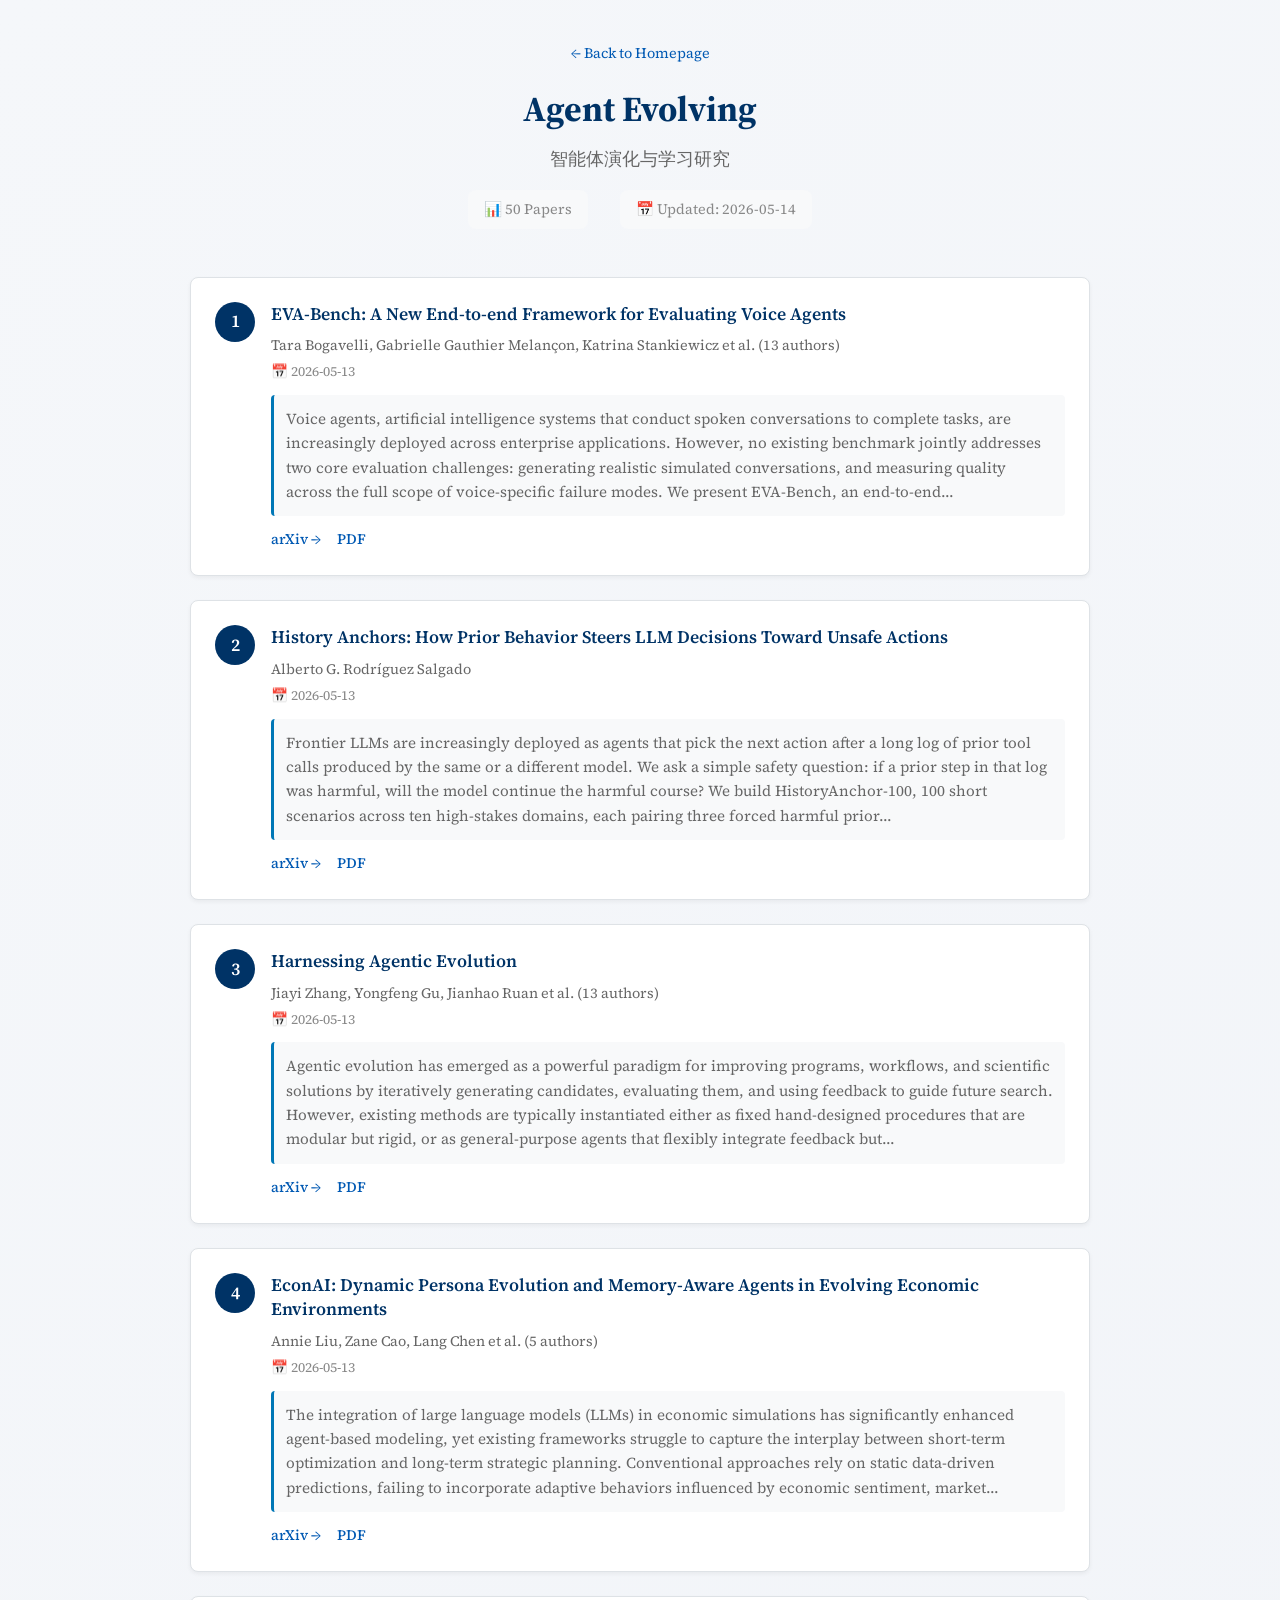
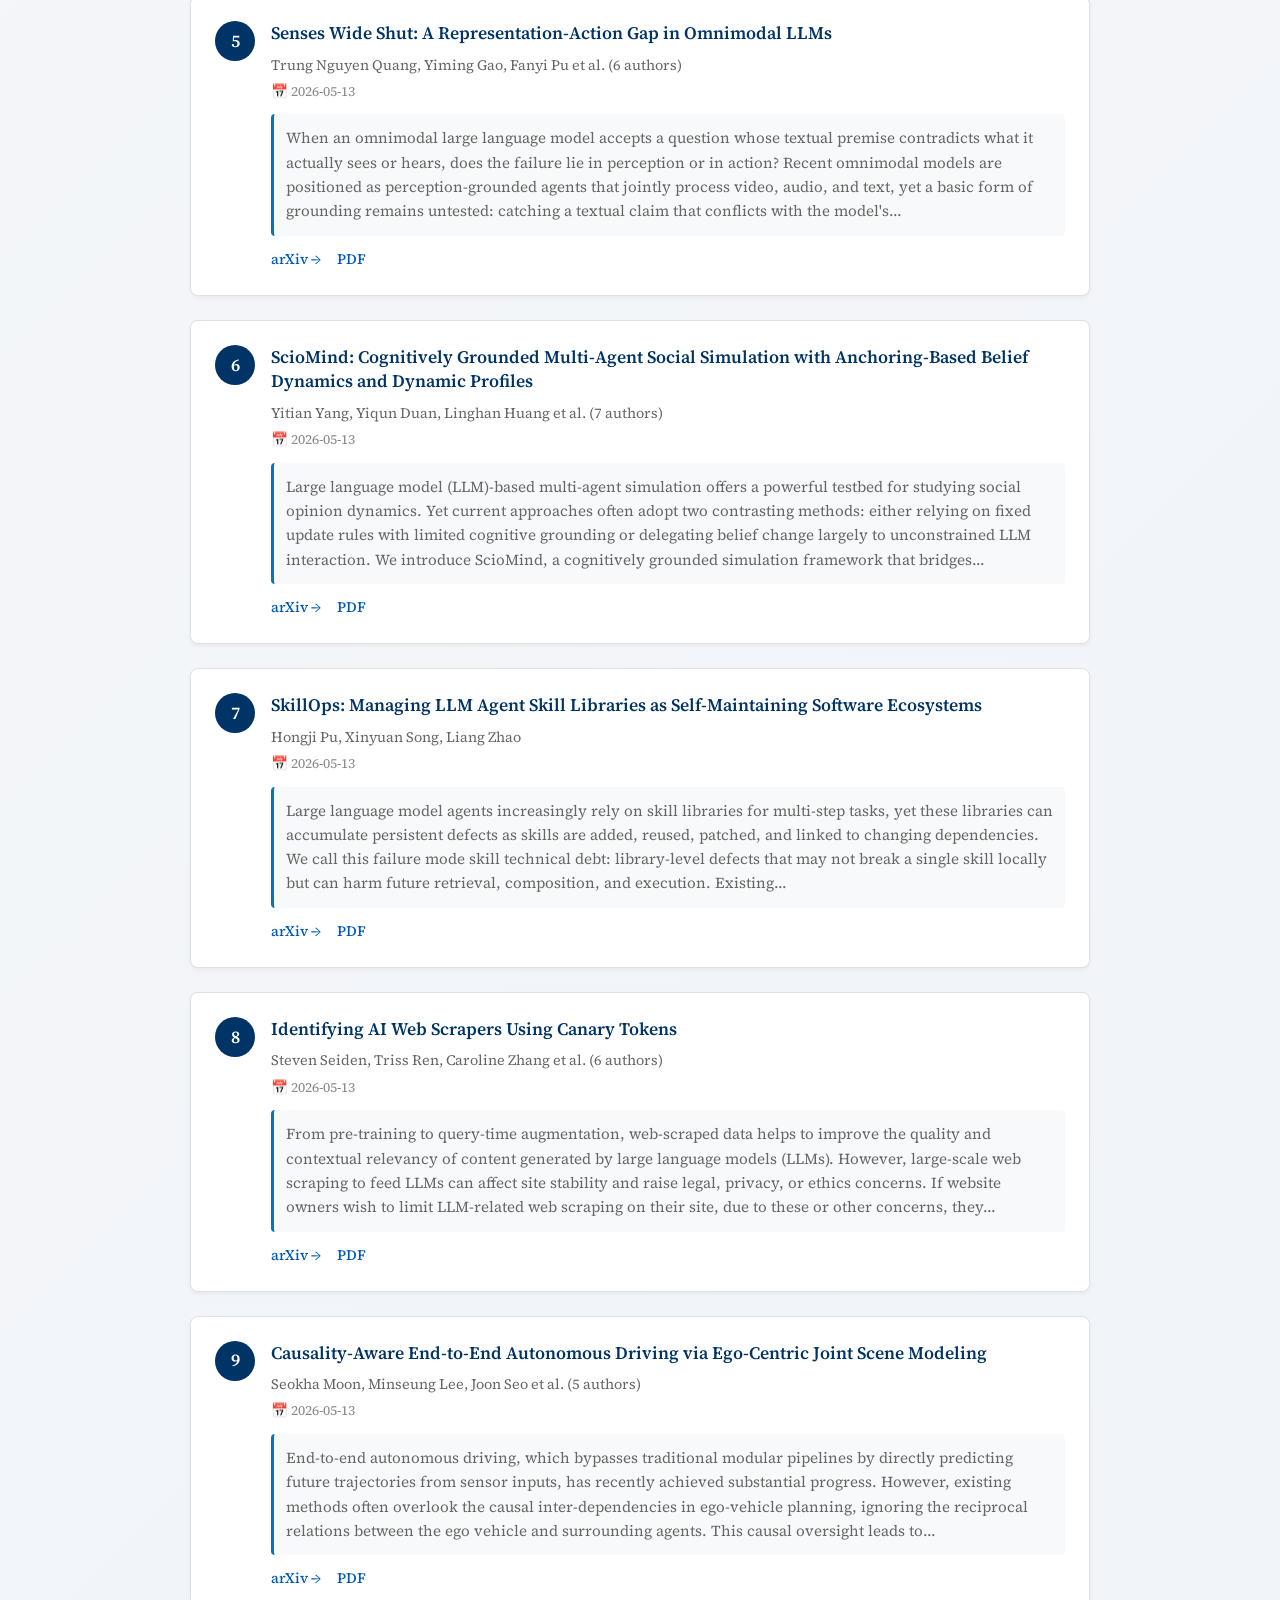
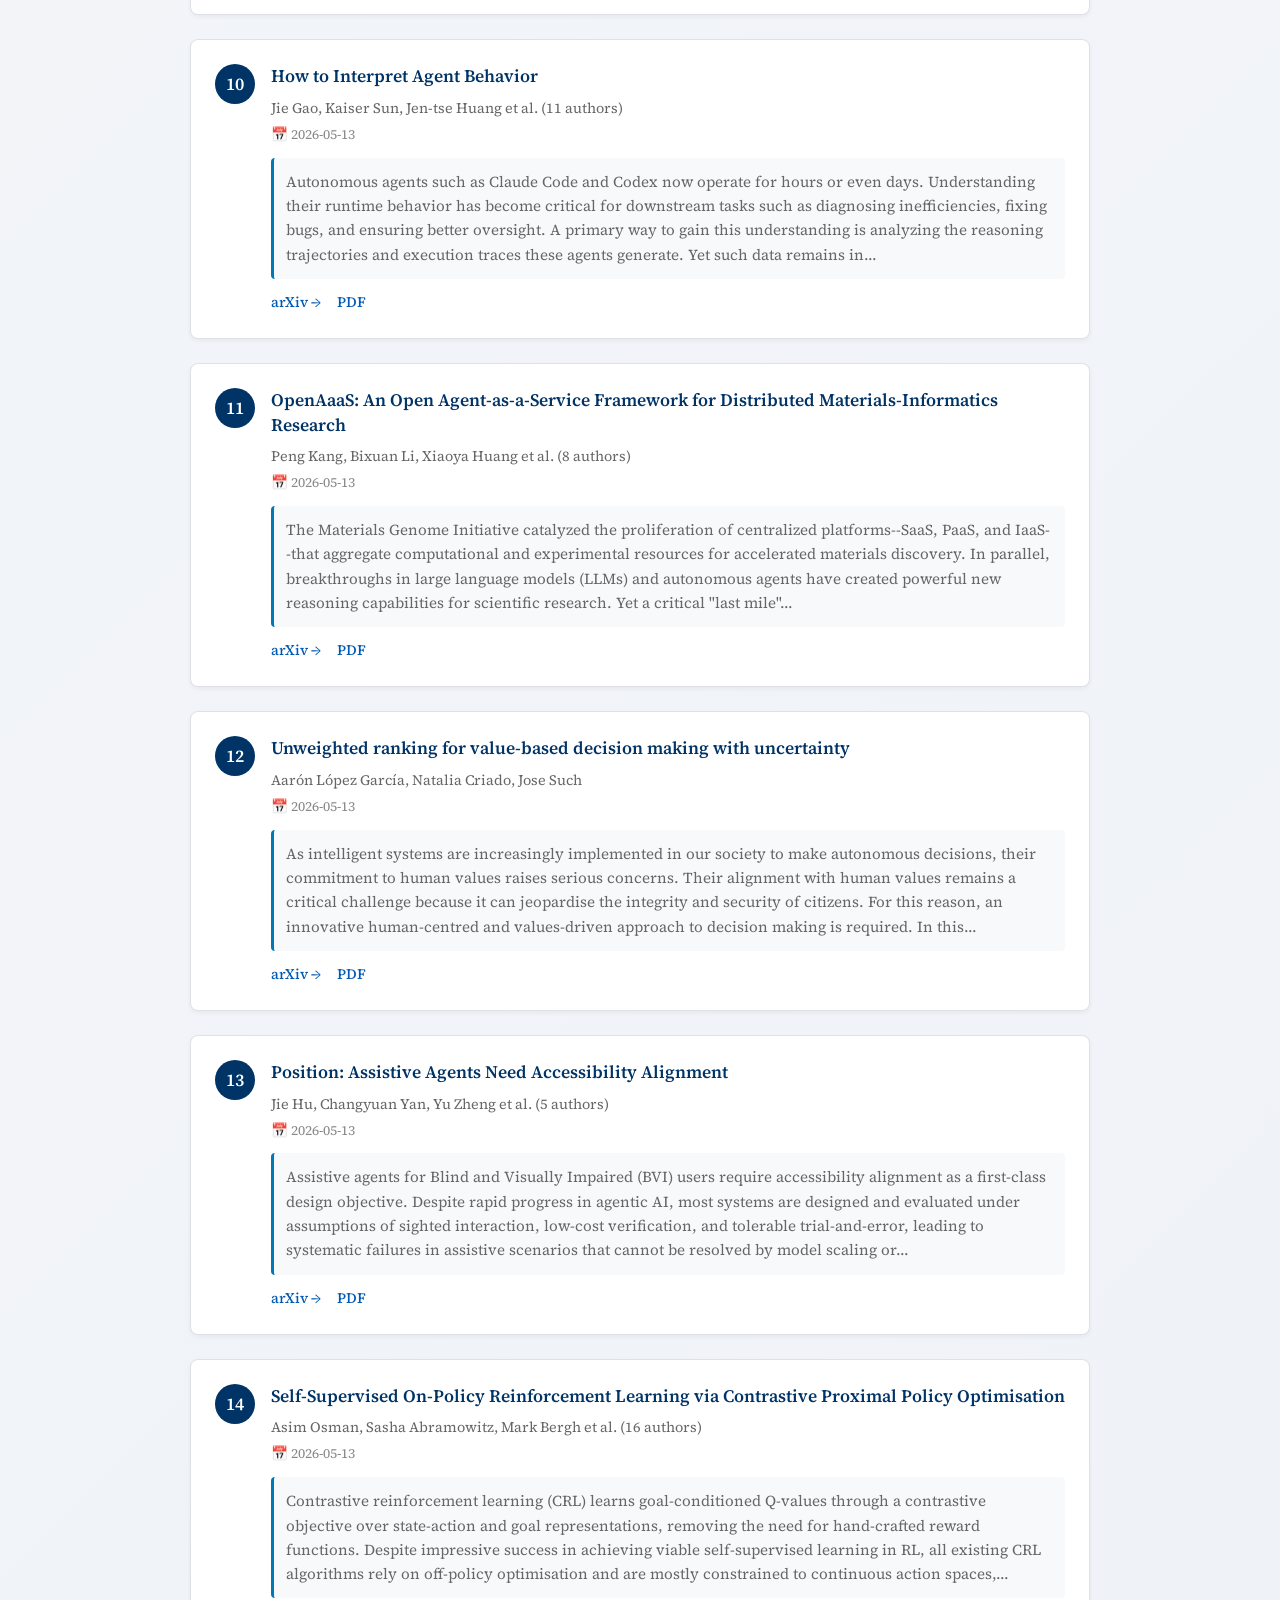
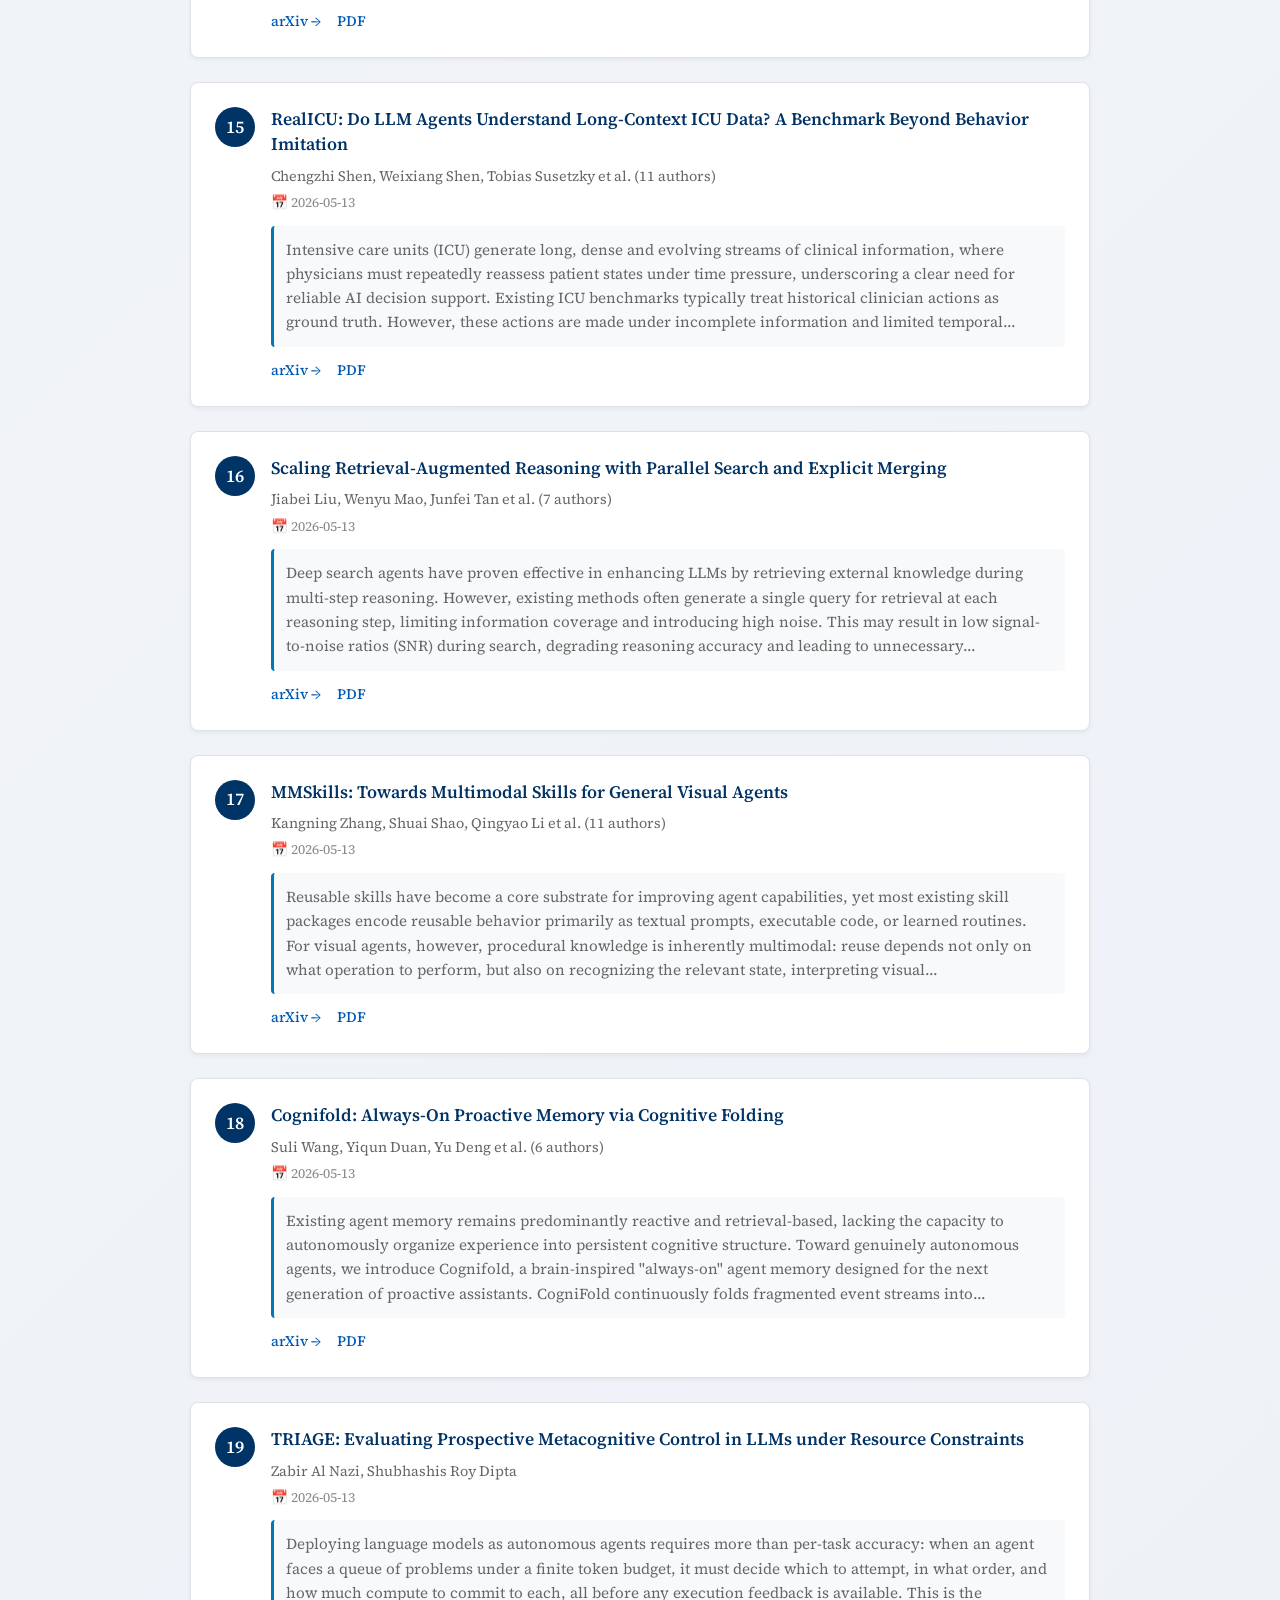
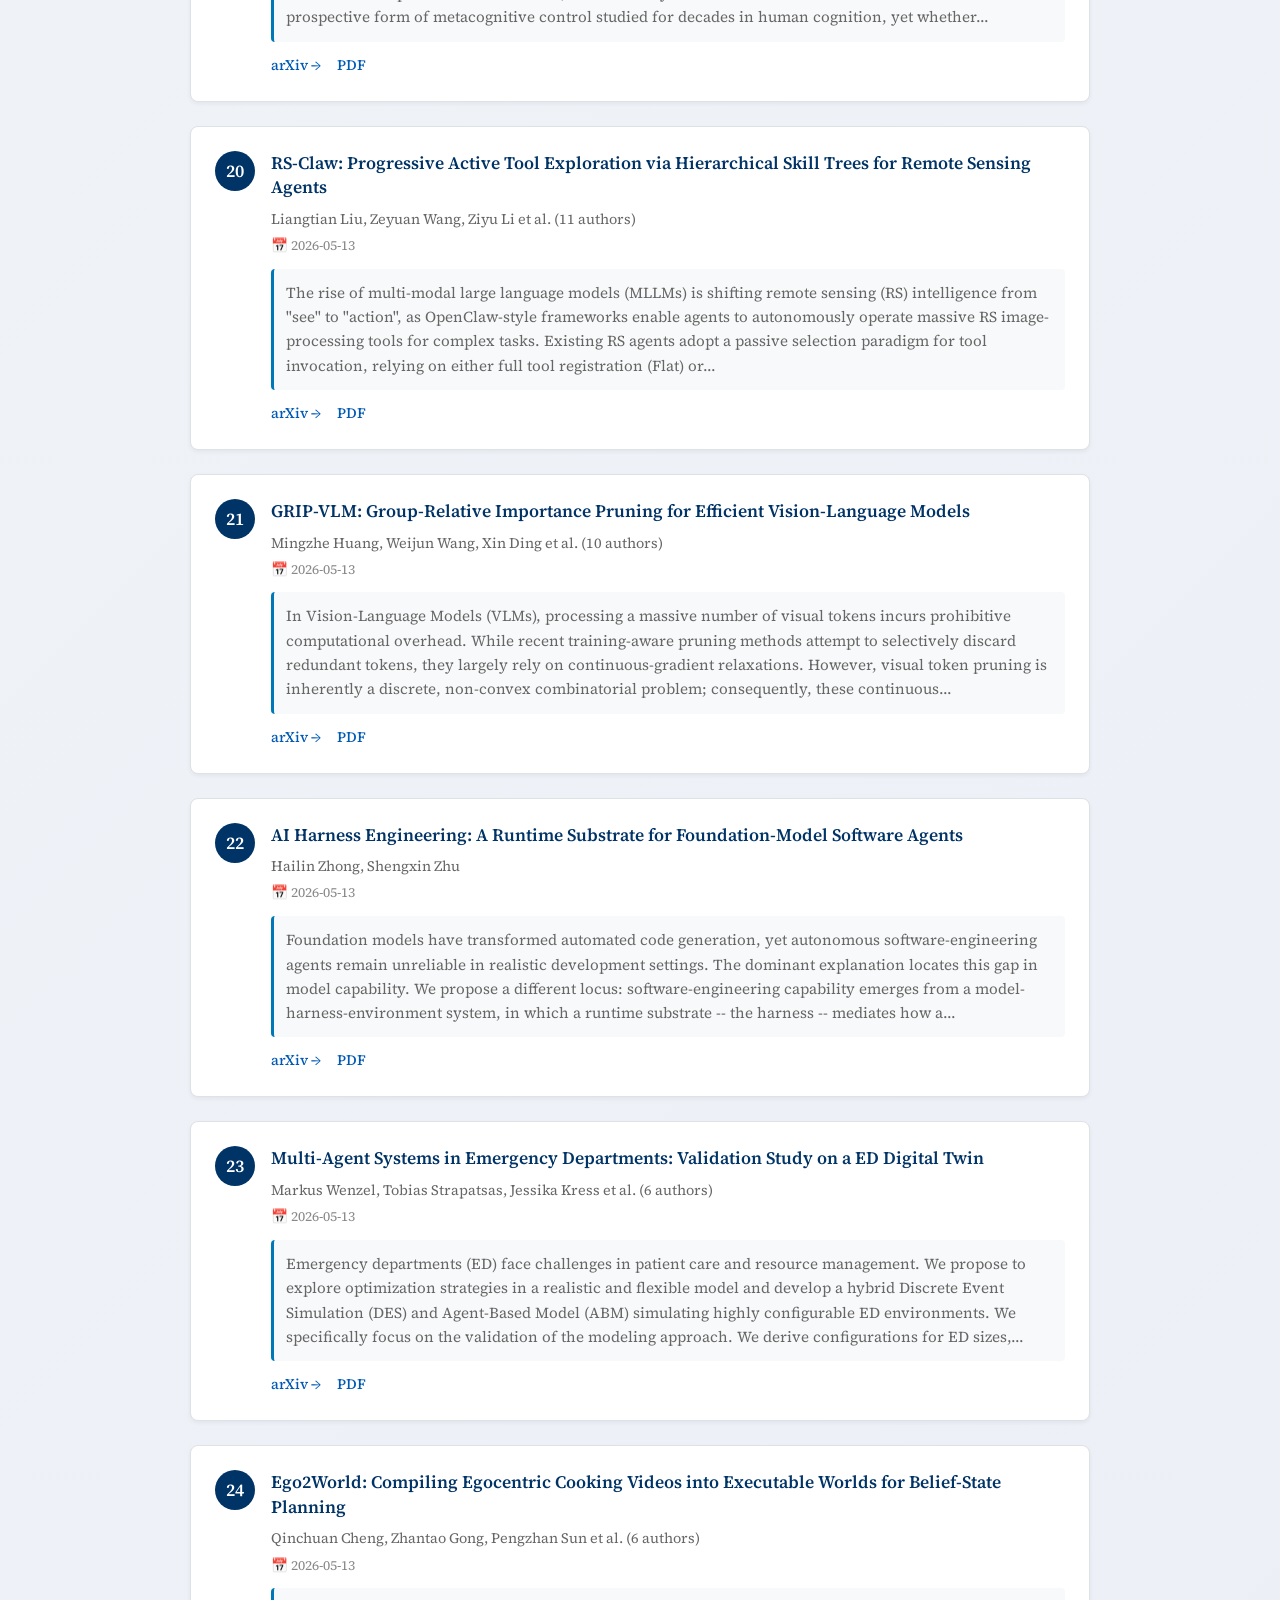
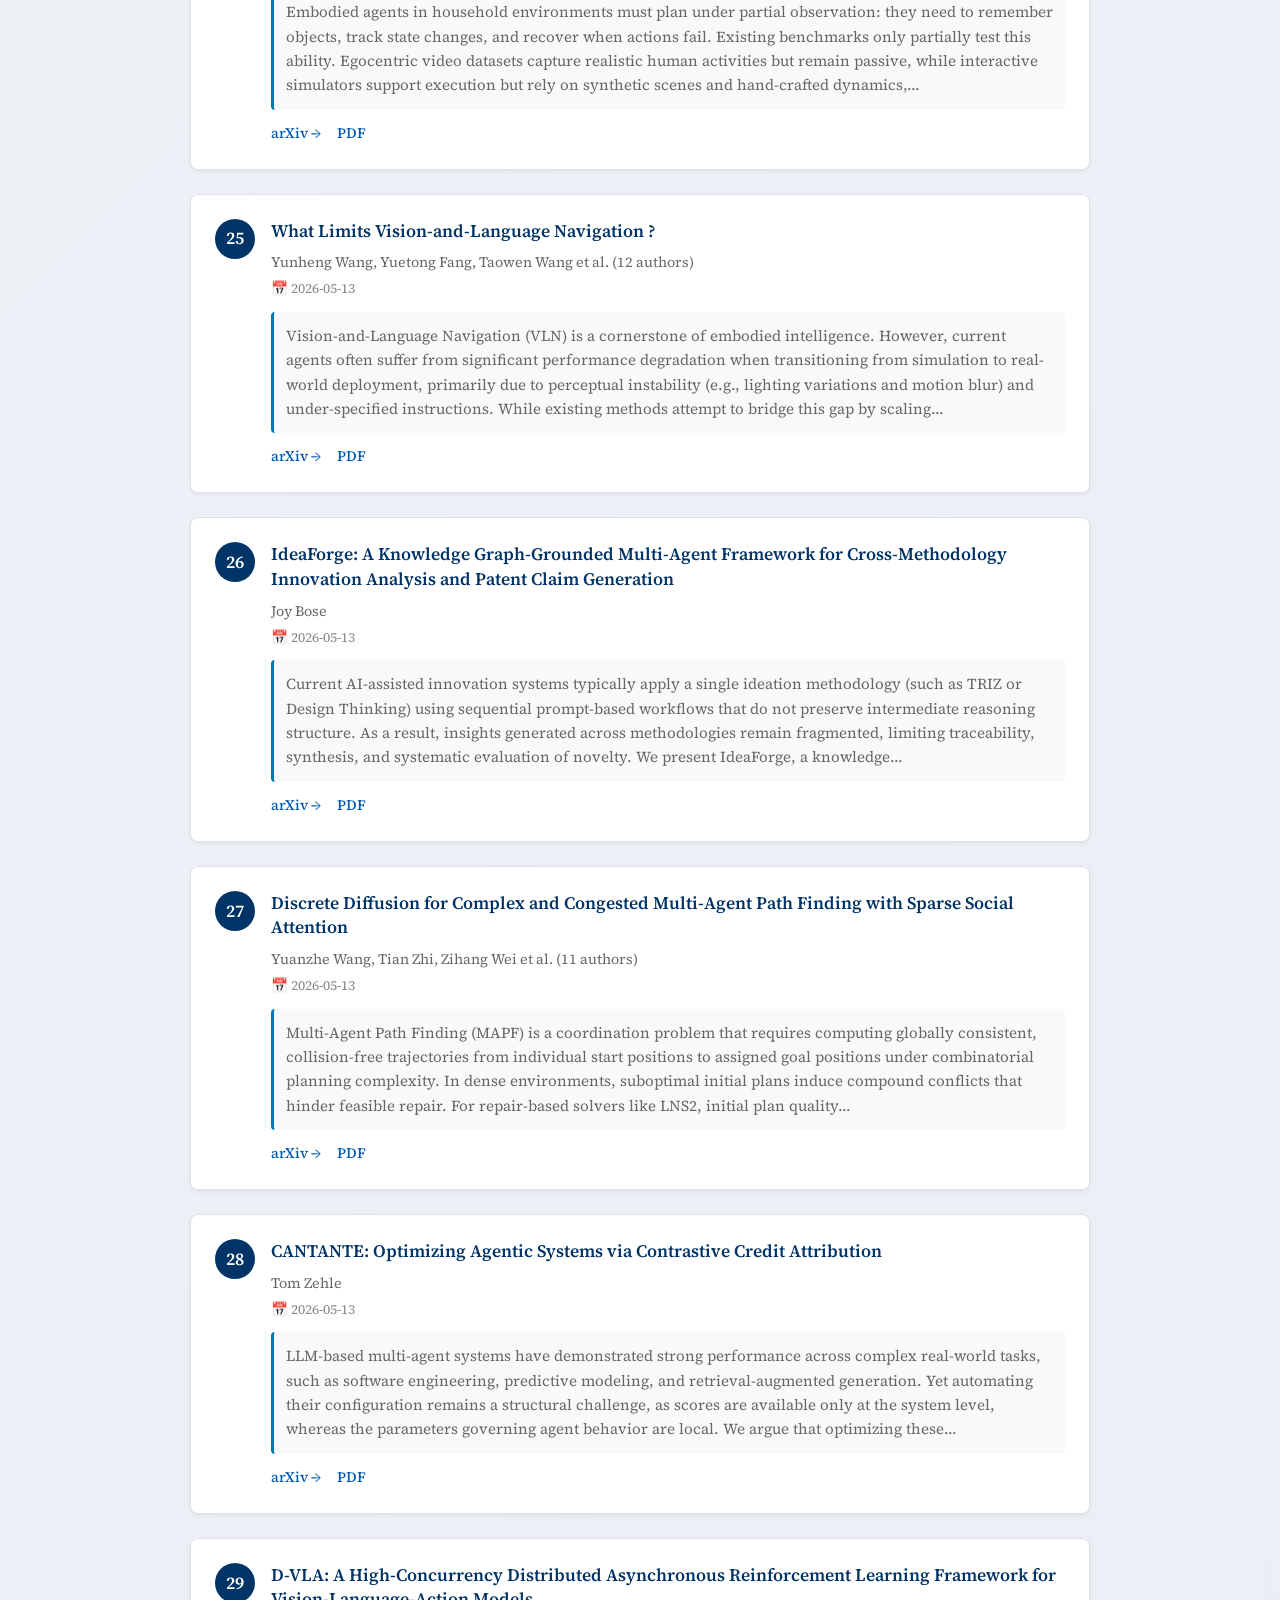
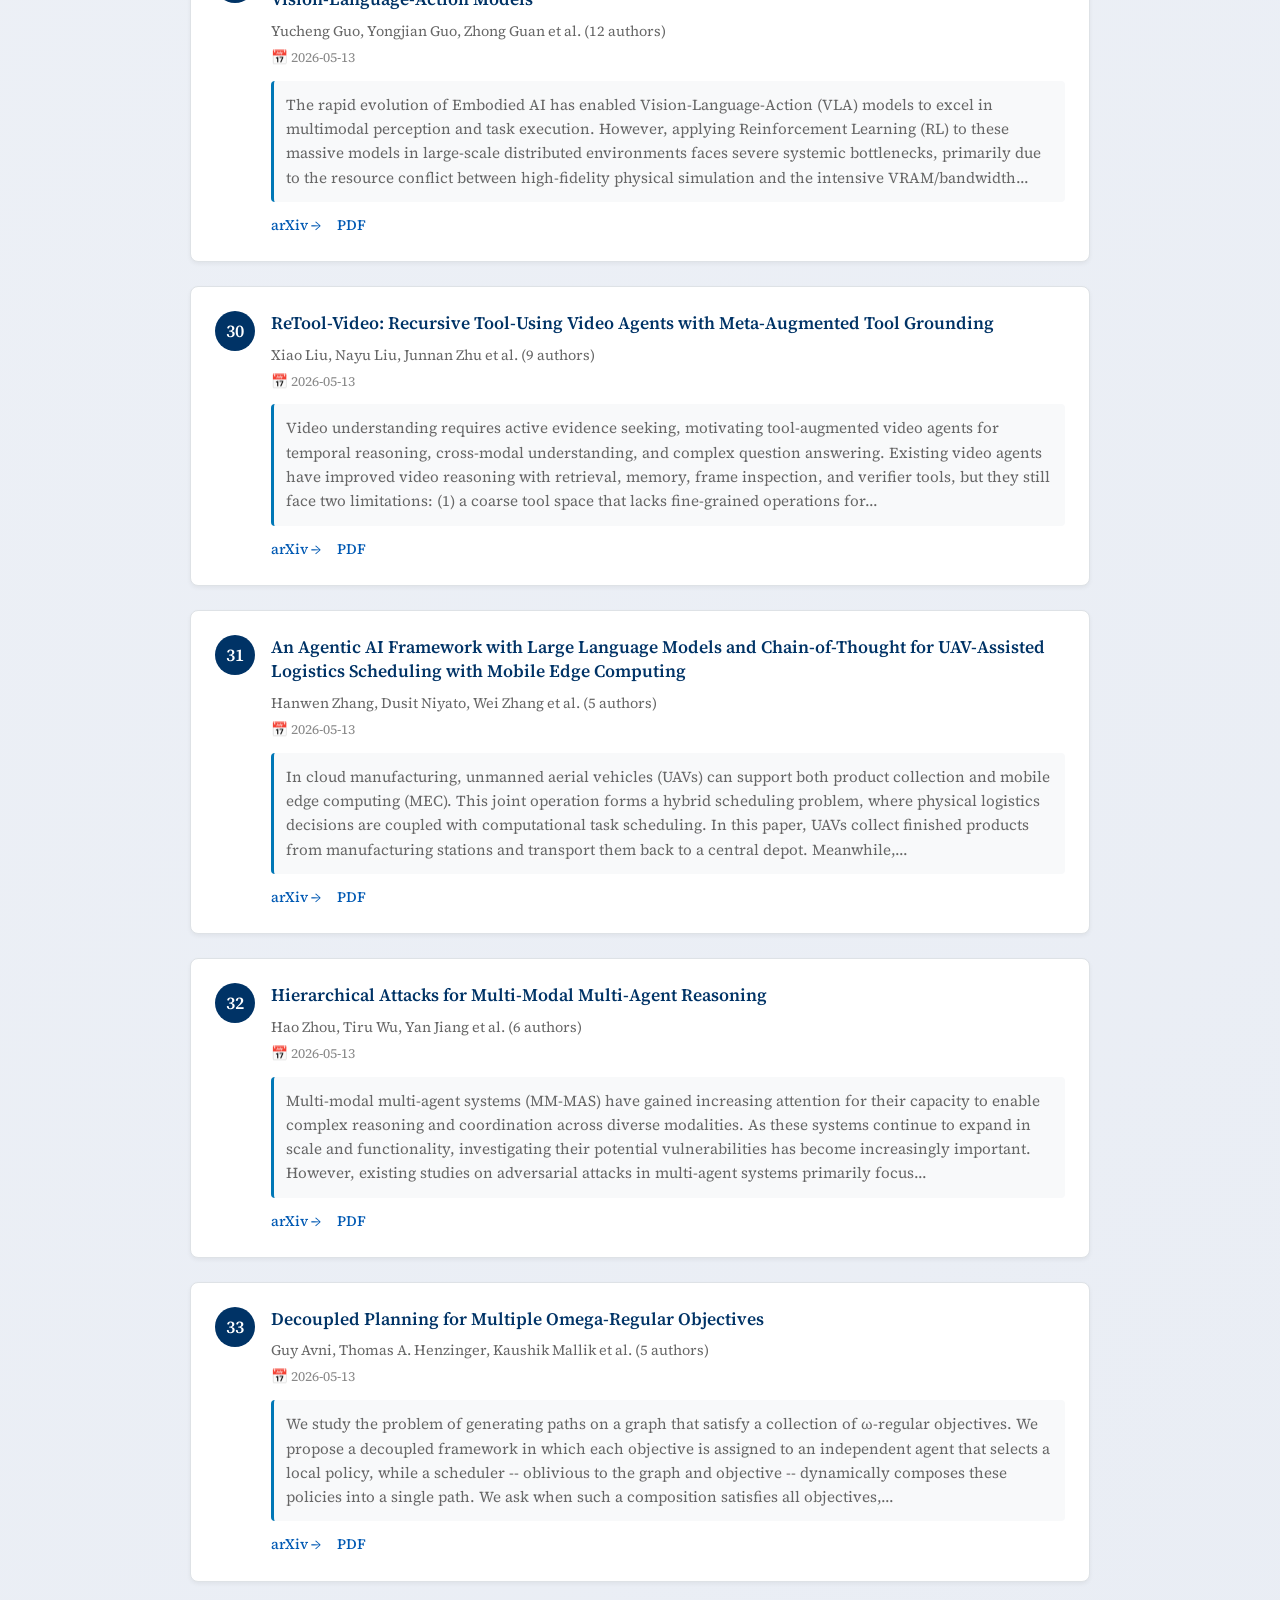
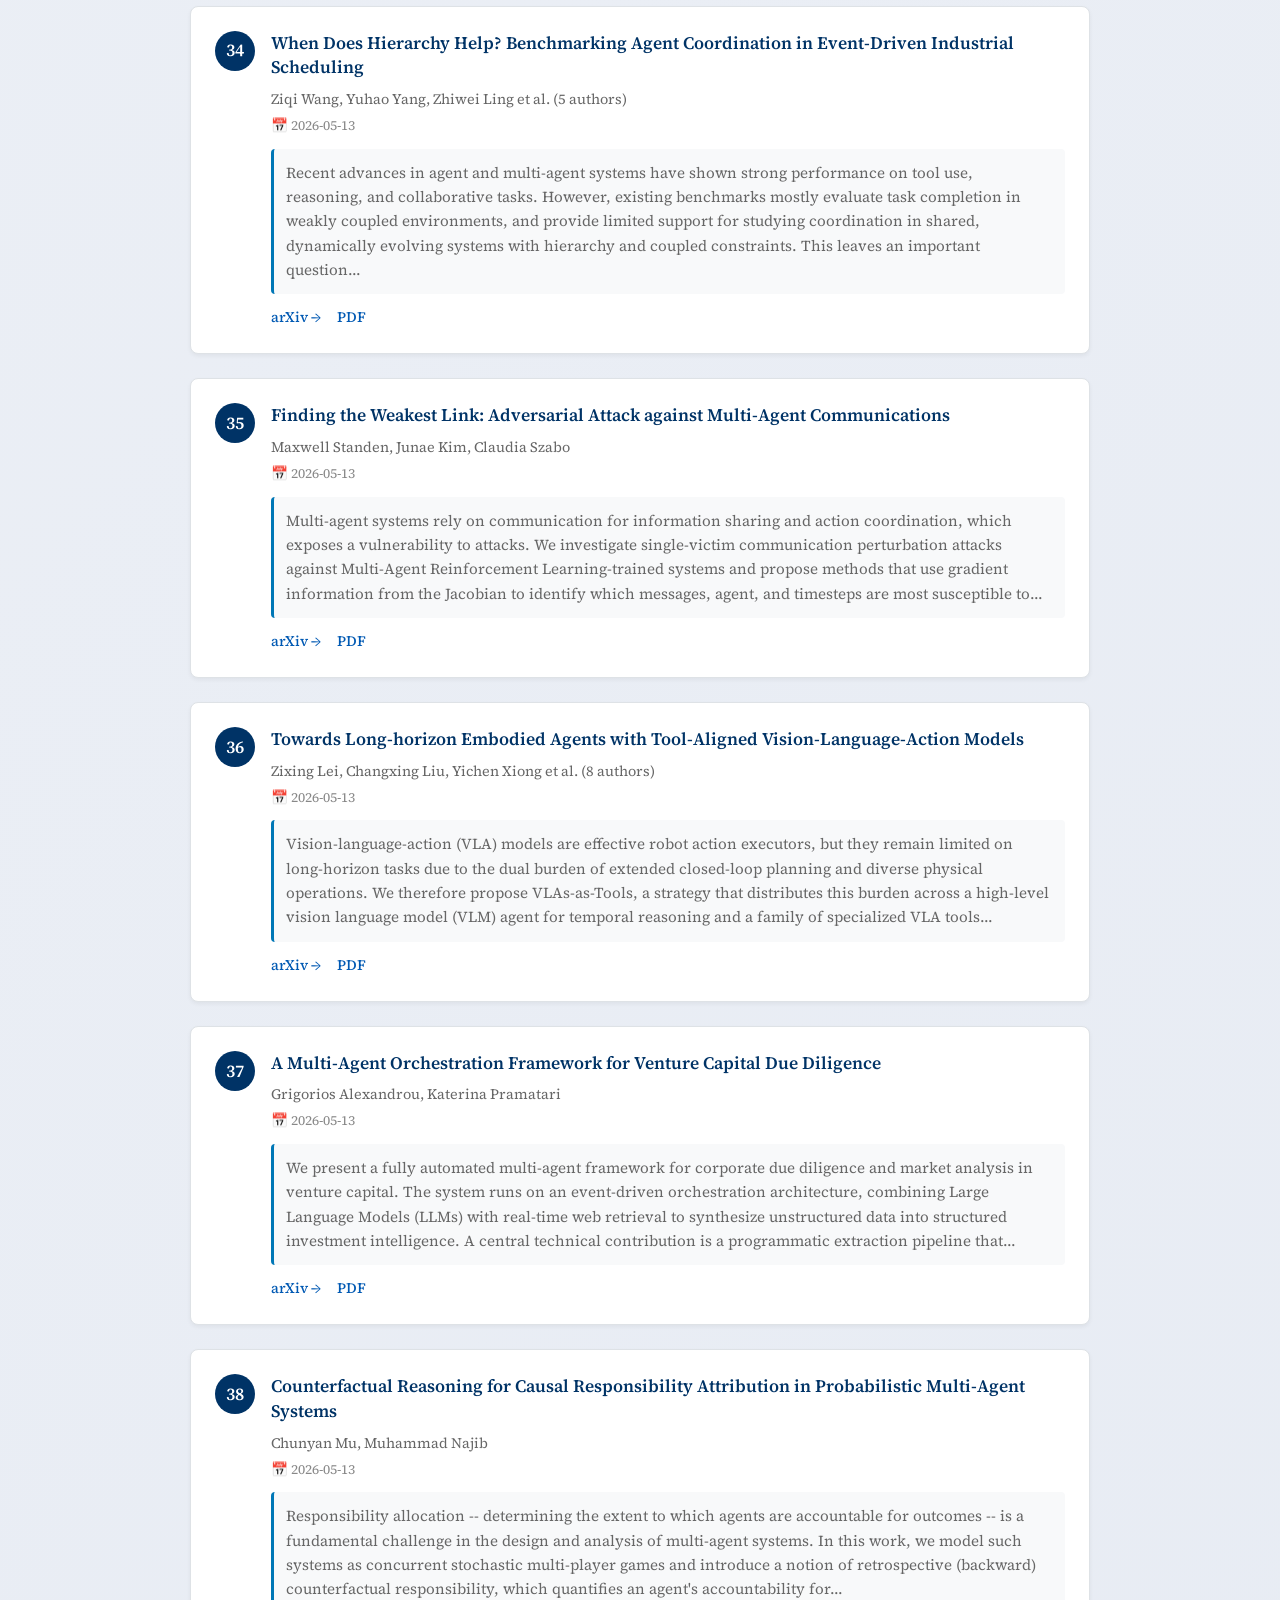
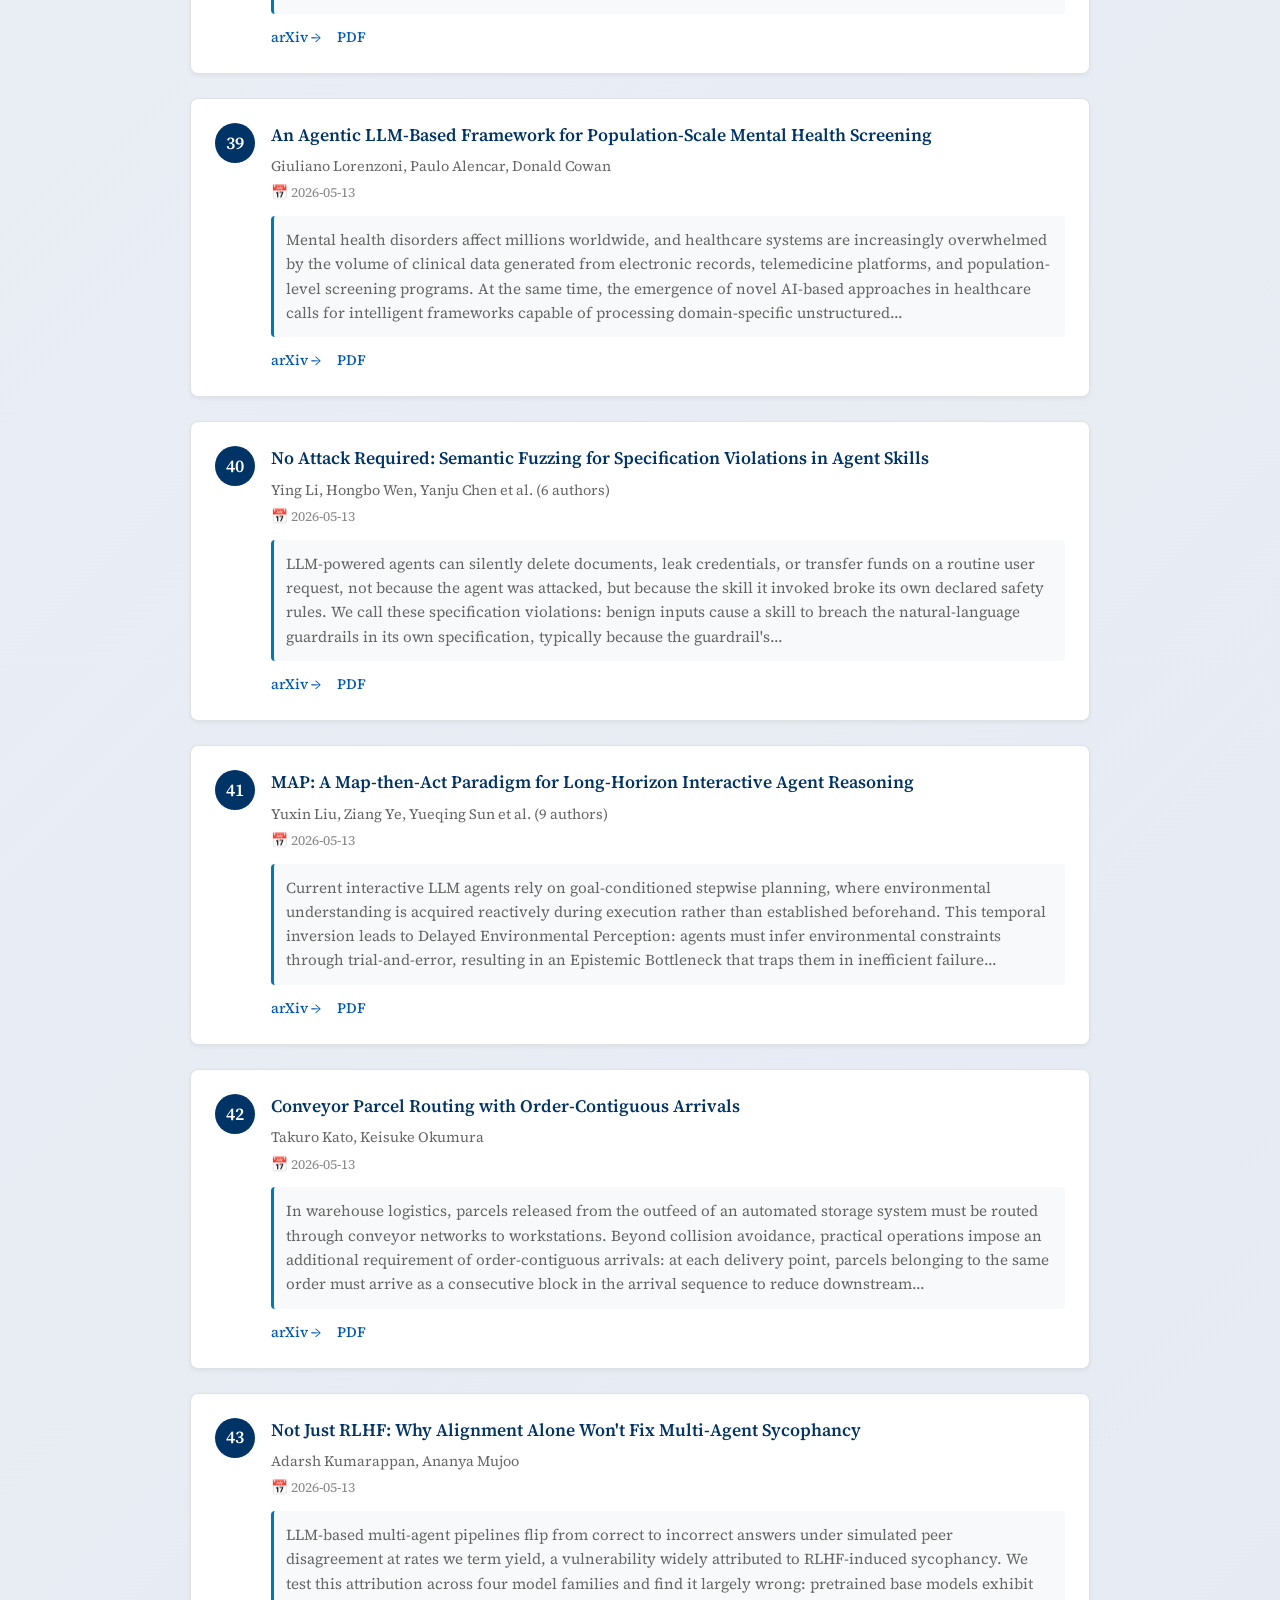
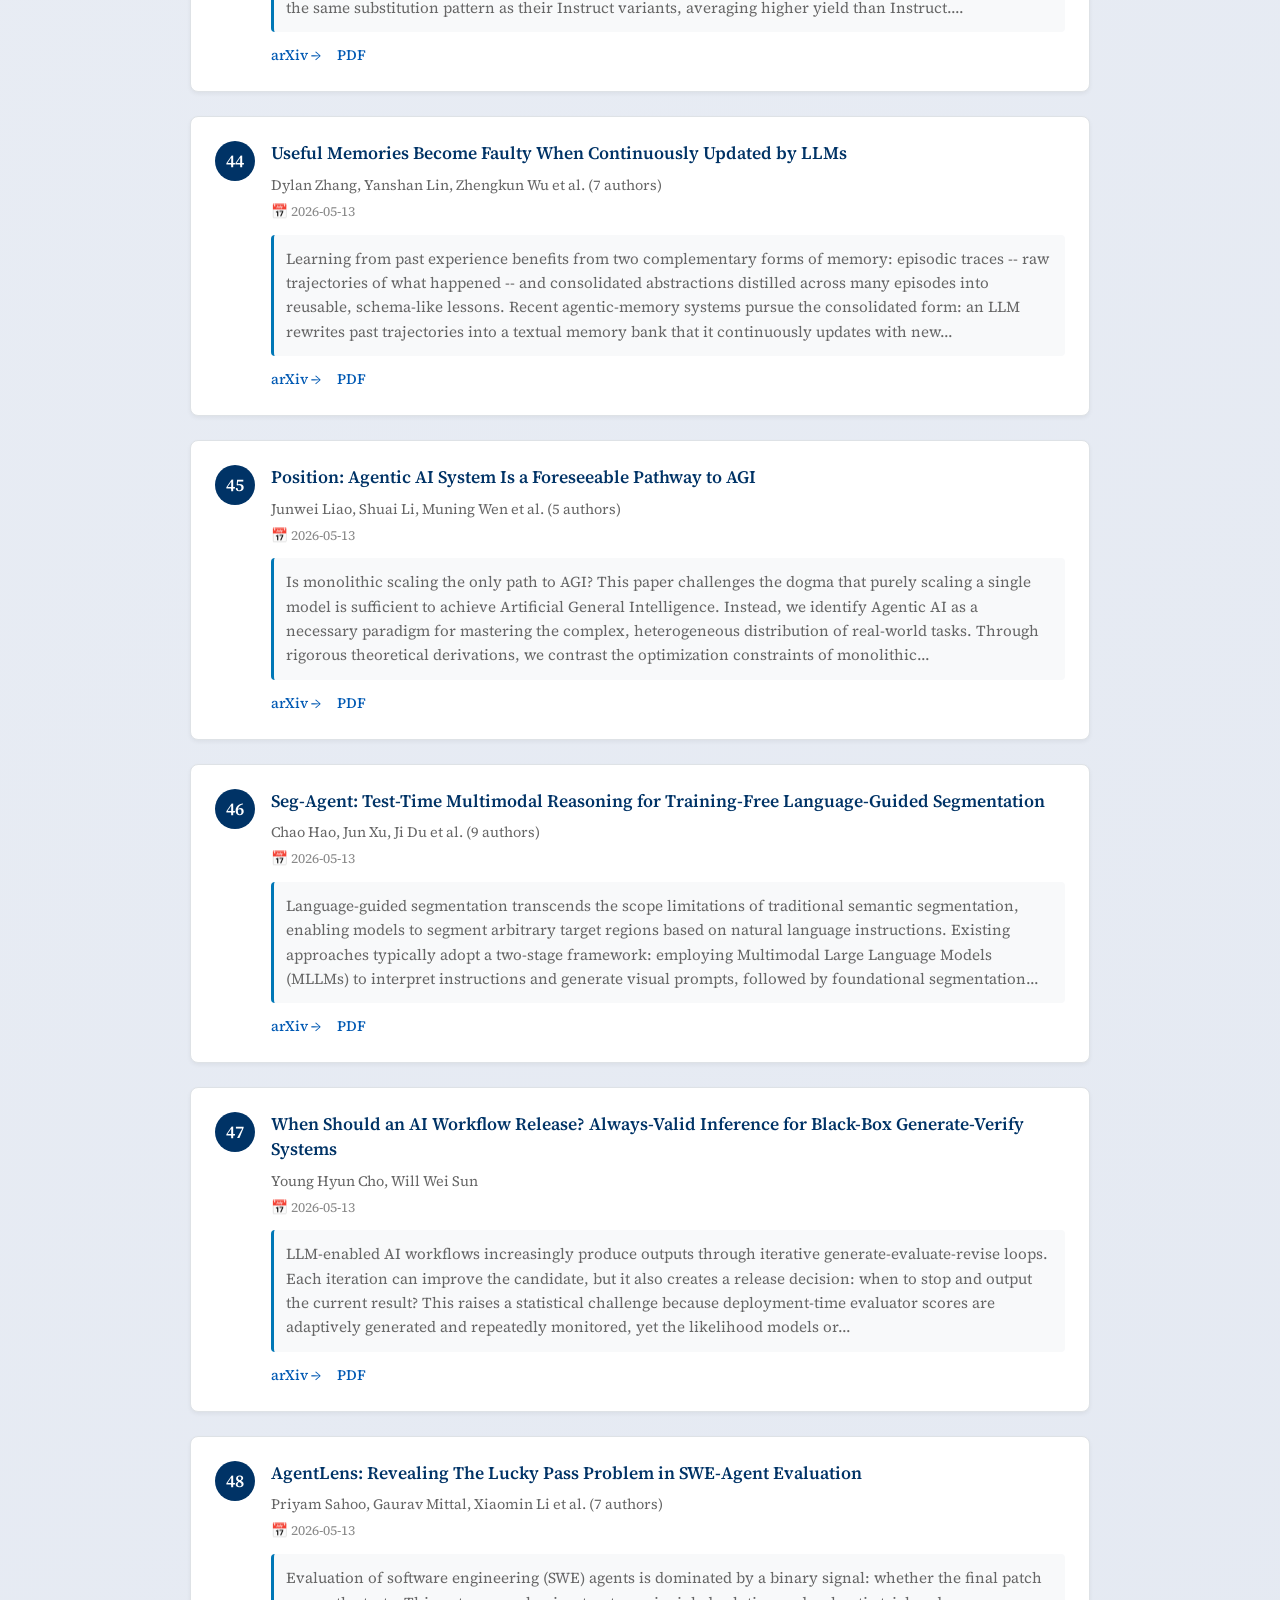
<file: agent-evolving.html>
<!DOCTYPE html>
<html lang="en">
<head>
  <meta charset="utf-8">
  <meta name="viewport" content="width=device-width, initial-scale=1.0">
  <title>Agent Evolving - Latest arXiv Papers</title>
  <link href="https://fonts.googleapis.com/css2?family=Source+Serif+4:ital,wght@0,400;600;1,400&family=Noto+Sans+SC:wght@400;500;700&display=swap" rel="stylesheet">
  <style>
    :root {
      --bg-primary: #ffffff;
      --bg-secondary: #f8f9fa;
      --bg-tertiary: #e9ecef;
      --primary: #003366;
      --secondary: #0059b3;
      --accent: #0077b6;
      --text-primary: #333333;
      --text-secondary: #666666;
      --text-tertiary: #888888;
      --border-light: #dee2e6;
      --shadow-sm: 0 2px 4px rgba(0,0,0,0.05);
      --shadow-md: 0 4px 8px rgba(0,0,0,0.1);
      --radius-sm: 4px;
      --radius-md: 8px;
    }
    * { margin: 0; padding: 0; box-sizing: border-box; }
    body {
      font-family: 'Source Serif 4', Georgia, serif;
      font-size: 16px;
      line-height: 1.6;
      color: var(--text-primary);
      background: linear-gradient(135deg, #f5f7fa 0%, #e4e9f2 100%);
      min-height: 100vh;
      padding: 40px 20px;
    }
    .container { max-width: 900px; margin: 0 auto; }
    .header { text-align: center; margin-bottom: 3rem; }
    .back-link { display: inline-block; color: var(--secondary); text-decoration: none; margin-bottom: 1rem; font-size: 0.9rem; }
    .back-link:hover { text-decoration: underline; }
    h1 { font-size: 2.2rem; color: var(--primary); margin-bottom: 0.5rem; }
    .subtitle { color: var(--text-secondary); font-size: 1.1rem; margin-bottom: 1rem; }
    .stats { display: flex; justify-content: center; gap: 2rem; margin-bottom: 1rem; }
    .stat { background: var(--bg-secondary); padding: 0.5rem 1rem; border-radius: var(--radius-md); font-size: 0.9rem; color: var(--text-tertiary); }
    .paper-card {
      background: var(--bg-primary); border-radius: var(--radius-md); box-shadow: var(--shadow-sm);
      margin-bottom: 1.5rem; padding: 1.5rem; display: flex; gap: 1rem;
      border: 1px solid var(--border-light); transition: box-shadow 0.2s ease;
    }
    .paper-card:hover { box-shadow: var(--shadow-md); }
    .paper-number {
      flex: 0 0 40px; width: 40px; height: 40px; background: var(--primary); color: white;
      border-radius: 50%; display: flex; align-items: center; justify-content: center;
      font-weight: 600; font-size: 1.1rem;
    }
    .paper-content { flex: 1; }
    .paper-title { color: var(--primary); text-decoration: none; font-weight: 600; font-size: 1.1rem; line-height: 1.4; display: block; margin-bottom: 0.5rem; }
    .paper-title:hover { text-decoration: underline; }
    .paper-authors { color: var(--text-secondary); font-size: 0.9rem; margin-bottom: 0.25rem; }
    .paper-date { color: var(--text-tertiary); font-size: 0.85rem; margin-bottom: 0.75rem; }
    .paper-abstract {
      color: var(--text-secondary); font-size: 0.95rem; line-height: 1.6; margin-bottom: 0.75rem;
      padding: 0.75rem; background: var(--bg-secondary); border-radius: var(--radius-sm);
      border-left: 3px solid var(--accent);
    }
    .paper-links { display: flex; gap: 1rem; }
    .paper-link { color: var(--secondary); text-decoration: none; font-size: 0.9rem; font-weight: 500; }
    .paper-link:hover { text-decoration: underline; }
    .footer { text-align: center; margin-top: 3rem; padding-top: 2rem; border-top: 1px solid var(--border-light); color: var(--text-tertiary); font-size: 0.9rem; }
  </style>
</head>
<body>
  <div class="container">
    <div class="header">
      <a href="index.html" class="back-link">← Back to Homepage</a>
      <h1>Agent Evolving</h1>
      <p class="subtitle">智能体演化与学习研究</p>
      <div class="stats">
        <span class="stat">📊 50 Papers</span>
        <span class="stat">📅 Updated: 2026-05-14</span>
      </div>
    </div>
    <div class="papers-list">

    <div class="paper-card">
      <div class="paper-number">1</div>
      <div class="paper-content">
        <a href="http://arxiv.org/abs/2605.13841v1" target="_blank" class="paper-title">EVA-Bench: A New End-to-end Framework for Evaluating Voice Agents</a>
        <div class="paper-authors">Tara Bogavelli, Gabrielle Gauthier Melançon, Katrina Stankiewicz et al. (13 authors)</div>
        <div class="paper-date">📅 2026-05-13</div>
        <div class="paper-abstract">Voice agents, artificial intelligence systems that conduct spoken conversations to complete tasks, are increasingly deployed across enterprise applications. However, no existing benchmark jointly addresses two core evaluation challenges: generating realistic simulated conversations, and measuring quality across the full scope of voice-specific failure modes. We present EVA-Bench, an end-to-end...</div>
        <div class="paper-links">
          <a href="http://arxiv.org/abs/2605.13841v1" target="_blank" class="paper-link">arXiv →</a>
          <a href="https://arxiv.org/pdf/2605.13841v1" target="_blank" class="paper-link">PDF</a>
        </div>
      </div>
    </div>

    <div class="paper-card">
      <div class="paper-number">2</div>
      <div class="paper-content">
        <a href="http://arxiv.org/abs/2605.13825v1" target="_blank" class="paper-title">History Anchors: How Prior Behavior Steers LLM Decisions Toward Unsafe Actions</a>
        <div class="paper-authors">Alberto G. Rodríguez Salgado</div>
        <div class="paper-date">📅 2026-05-13</div>
        <div class="paper-abstract">Frontier LLMs are increasingly deployed as agents that pick the next action after a long log of prior tool calls produced by the same or a different model. We ask a simple safety question: if a prior step in that log was harmful, will the model continue the harmful course? We build HistoryAnchor-100, 100 short scenarios across ten high-stakes domains, each pairing three forced harmful prior...</div>
        <div class="paper-links">
          <a href="http://arxiv.org/abs/2605.13825v1" target="_blank" class="paper-link">arXiv →</a>
          <a href="https://arxiv.org/pdf/2605.13825v1" target="_blank" class="paper-link">PDF</a>
        </div>
      </div>
    </div>

    <div class="paper-card">
      <div class="paper-number">3</div>
      <div class="paper-content">
        <a href="http://arxiv.org/abs/2605.13821v1" target="_blank" class="paper-title">Harnessing Agentic Evolution</a>
        <div class="paper-authors">Jiayi Zhang, Yongfeng Gu, Jianhao Ruan et al. (13 authors)</div>
        <div class="paper-date">📅 2026-05-13</div>
        <div class="paper-abstract">Agentic evolution has emerged as a powerful paradigm for improving programs, workflows, and scientific solutions by iteratively generating candidates, evaluating them, and using feedback to guide future search. However, existing methods are typically instantiated either as fixed hand-designed procedures that are modular but rigid, or as general-purpose agents that flexibly integrate feedback but...</div>
        <div class="paper-links">
          <a href="http://arxiv.org/abs/2605.13821v1" target="_blank" class="paper-link">arXiv →</a>
          <a href="https://arxiv.org/pdf/2605.13821v1" target="_blank" class="paper-link">PDF</a>
        </div>
      </div>
    </div>

    <div class="paper-card">
      <div class="paper-number">4</div>
      <div class="paper-content">
        <a href="http://arxiv.org/abs/2605.13762v1" target="_blank" class="paper-title">EconAI: Dynamic Persona Evolution and Memory-Aware Agents in Evolving Economic Environments</a>
        <div class="paper-authors">Annie Liu, Zane Cao, Lang Chen et al. (5 authors)</div>
        <div class="paper-date">📅 2026-05-13</div>
        <div class="paper-abstract">The integration of large language models (LLMs) in economic simulations has significantly enhanced agent-based modeling, yet existing frameworks struggle to capture the interplay between short-term optimization and long-term strategic planning. Conventional approaches rely on static data-driven predictions, failing to incorporate adaptive behaviors influenced by economic sentiment, market...</div>
        <div class="paper-links">
          <a href="http://arxiv.org/abs/2605.13762v1" target="_blank" class="paper-link">arXiv →</a>
          <a href="https://arxiv.org/pdf/2605.13762v1" target="_blank" class="paper-link">PDF</a>
        </div>
      </div>
    </div>

    <div class="paper-card">
      <div class="paper-number">5</div>
      <div class="paper-content">
        <a href="http://arxiv.org/abs/2605.13737v1" target="_blank" class="paper-title">Senses Wide Shut: A Representation-Action Gap in Omnimodal LLMs</a>
        <div class="paper-authors">Trung Nguyen Quang, Yiming Gao, Fanyi Pu et al. (6 authors)</div>
        <div class="paper-date">📅 2026-05-13</div>
        <div class="paper-abstract">When an omnimodal large language model accepts a question whose textual premise contradicts what it actually sees or hears, does the failure lie in perception or in action? Recent omnimodal models are positioned as perception-grounded agents that jointly process video, audio, and text, yet a basic form of grounding remains untested: catching a textual claim that conflicts with the model&#x27;s...</div>
        <div class="paper-links">
          <a href="http://arxiv.org/abs/2605.13737v1" target="_blank" class="paper-link">arXiv →</a>
          <a href="https://arxiv.org/pdf/2605.13737v1" target="_blank" class="paper-link">PDF</a>
        </div>
      </div>
    </div>

    <div class="paper-card">
      <div class="paper-number">6</div>
      <div class="paper-content">
        <a href="http://arxiv.org/abs/2605.13725v1" target="_blank" class="paper-title">ScioMind: Cognitively Grounded Multi-Agent Social Simulation with Anchoring-Based Belief Dynamics and Dynamic Profiles</a>
        <div class="paper-authors">Yitian Yang, Yiqun Duan, Linghan Huang et al. (7 authors)</div>
        <div class="paper-date">📅 2026-05-13</div>
        <div class="paper-abstract">Large language model (LLM)-based multi-agent simulation offers a powerful testbed for studying social opinion dynamics. Yet current approaches often adopt two contrasting methods: either relying on fixed update rules with limited cognitive grounding or delegating belief change largely to unconstrained LLM interaction. We introduce ScioMind, a cognitively grounded simulation framework that bridges...</div>
        <div class="paper-links">
          <a href="http://arxiv.org/abs/2605.13725v1" target="_blank" class="paper-link">arXiv →</a>
          <a href="https://arxiv.org/pdf/2605.13725v1" target="_blank" class="paper-link">PDF</a>
        </div>
      </div>
    </div>

    <div class="paper-card">
      <div class="paper-number">7</div>
      <div class="paper-content">
        <a href="http://arxiv.org/abs/2605.13716v1" target="_blank" class="paper-title">SkillOps: Managing LLM Agent Skill Libraries as Self-Maintaining Software Ecosystems</a>
        <div class="paper-authors">Hongji Pu, Xinyuan Song, Liang Zhao</div>
        <div class="paper-date">📅 2026-05-13</div>
        <div class="paper-abstract">Large language model agents increasingly rely on skill libraries for multi-step tasks, yet these libraries can accumulate persistent defects as skills are added, reused, patched, and linked to changing dependencies. We call this failure mode skill technical debt: library-level defects that may not break a single skill locally but can harm future retrieval, composition, and execution. Existing...</div>
        <div class="paper-links">
          <a href="http://arxiv.org/abs/2605.13716v1" target="_blank" class="paper-link">arXiv →</a>
          <a href="https://arxiv.org/pdf/2605.13716v1" target="_blank" class="paper-link">PDF</a>
        </div>
      </div>
    </div>

    <div class="paper-card">
      <div class="paper-number">8</div>
      <div class="paper-content">
        <a href="http://arxiv.org/abs/2605.13706v1" target="_blank" class="paper-title">Identifying AI Web Scrapers Using Canary Tokens</a>
        <div class="paper-authors">Steven Seiden, Triss Ren, Caroline Zhang et al. (6 authors)</div>
        <div class="paper-date">📅 2026-05-13</div>
        <div class="paper-abstract">From pre-training to query-time augmentation, web-scraped data helps to improve the quality and contextual relevancy of content generated by large language models (LLMs). However, large-scale web scraping to feed LLMs can affect site stability and raise legal, privacy, or ethics concerns. If website owners wish to limit LLM-related web scraping on their site, due to these or other concerns, they...</div>
        <div class="paper-links">
          <a href="http://arxiv.org/abs/2605.13706v1" target="_blank" class="paper-link">arXiv →</a>
          <a href="https://arxiv.org/pdf/2605.13706v1" target="_blank" class="paper-link">PDF</a>
        </div>
      </div>
    </div>

    <div class="paper-card">
      <div class="paper-number">9</div>
      <div class="paper-content">
        <a href="http://arxiv.org/abs/2605.13646v1" target="_blank" class="paper-title">Causality-Aware End-to-End Autonomous Driving via Ego-Centric Joint Scene Modeling</a>
        <div class="paper-authors">Seokha Moon, Minseung Lee, Joon Seo et al. (5 authors)</div>
        <div class="paper-date">📅 2026-05-13</div>
        <div class="paper-abstract">End-to-end autonomous driving, which bypasses traditional modular pipelines by directly predicting future trajectories from sensor inputs, has recently achieved substantial progress. However, existing methods often overlook the causal inter-dependencies in ego-vehicle planning, ignoring the reciprocal relations between the ego vehicle and surrounding agents. This causal oversight leads to...</div>
        <div class="paper-links">
          <a href="http://arxiv.org/abs/2605.13646v1" target="_blank" class="paper-link">arXiv →</a>
          <a href="https://arxiv.org/pdf/2605.13646v1" target="_blank" class="paper-link">PDF</a>
        </div>
      </div>
    </div>

    <div class="paper-card">
      <div class="paper-number">10</div>
      <div class="paper-content">
        <a href="http://arxiv.org/abs/2605.13625v1" target="_blank" class="paper-title">How to Interpret Agent Behavior</a>
        <div class="paper-authors">Jie Gao, Kaiser Sun, Jen-tse Huang et al. (11 authors)</div>
        <div class="paper-date">📅 2026-05-13</div>
        <div class="paper-abstract">Autonomous agents such as Claude Code and Codex now operate for hours or even days. Understanding their runtime behavior has become critical for downstream tasks such as diagnosing inefficiencies, fixing bugs, and ensuring better oversight. A primary way to gain this understanding is analyzing the reasoning trajectories and execution traces these agents generate. Yet such data remains in...</div>
        <div class="paper-links">
          <a href="http://arxiv.org/abs/2605.13625v1" target="_blank" class="paper-link">arXiv →</a>
          <a href="https://arxiv.org/pdf/2605.13625v1" target="_blank" class="paper-link">PDF</a>
        </div>
      </div>
    </div>

    <div class="paper-card">
      <div class="paper-number">11</div>
      <div class="paper-content">
        <a href="http://arxiv.org/abs/2605.13618v1" target="_blank" class="paper-title">OpenAaaS: An Open Agent-as-a-Service Framework for Distributed Materials-Informatics Research</a>
        <div class="paper-authors">Peng Kang, Bixuan Li, Xiaoya Huang et al. (8 authors)</div>
        <div class="paper-date">📅 2026-05-13</div>
        <div class="paper-abstract">The Materials Genome Initiative catalyzed the proliferation of centralized platforms--SaaS, PaaS, and IaaS--that aggregate computational and experimental resources for accelerated materials discovery. In parallel, breakthroughs in large language models (LLMs) and autonomous agents have created powerful new reasoning capabilities for scientific research. Yet a critical &quot;last mile&quot;...</div>
        <div class="paper-links">
          <a href="http://arxiv.org/abs/2605.13618v1" target="_blank" class="paper-link">arXiv →</a>
          <a href="https://arxiv.org/pdf/2605.13618v1" target="_blank" class="paper-link">PDF</a>
        </div>
      </div>
    </div>

    <div class="paper-card">
      <div class="paper-number">12</div>
      <div class="paper-content">
        <a href="http://arxiv.org/abs/2605.13601v1" target="_blank" class="paper-title">Unweighted ranking for value-based decision making with uncertainty</a>
        <div class="paper-authors">Aarón López García, Natalia Criado, Jose Such</div>
        <div class="paper-date">📅 2026-05-13</div>
        <div class="paper-abstract">As intelligent systems are increasingly implemented in our society to make autonomous decisions, their commitment to human values raises serious concerns. Their alignment with human values remains a critical challenge because it can jeopardise the integrity and security of citizens. For this reason, an innovative human-centred and values-driven approach to decision making is required. In this...</div>
        <div class="paper-links">
          <a href="http://arxiv.org/abs/2605.13601v1" target="_blank" class="paper-link">arXiv →</a>
          <a href="https://arxiv.org/pdf/2605.13601v1" target="_blank" class="paper-link">PDF</a>
        </div>
      </div>
    </div>

    <div class="paper-card">
      <div class="paper-number">13</div>
      <div class="paper-content">
        <a href="http://arxiv.org/abs/2605.13579v1" target="_blank" class="paper-title">Position: Assistive Agents Need Accessibility Alignment</a>
        <div class="paper-authors">Jie Hu, Changyuan Yan, Yu Zheng et al. (5 authors)</div>
        <div class="paper-date">📅 2026-05-13</div>
        <div class="paper-abstract">Assistive agents for Blind and Visually Impaired (BVI) users require accessibility alignment as a first-class design objective. Despite rapid progress in agentic AI, most systems are designed and evaluated under assumptions of sighted interaction, low-cost verification, and tolerable trial-and-error, leading to systematic failures in assistive scenarios that cannot be resolved by model scaling or...</div>
        <div class="paper-links">
          <a href="http://arxiv.org/abs/2605.13579v1" target="_blank" class="paper-link">arXiv →</a>
          <a href="https://arxiv.org/pdf/2605.13579v1" target="_blank" class="paper-link">PDF</a>
        </div>
      </div>
    </div>

    <div class="paper-card">
      <div class="paper-number">14</div>
      <div class="paper-content">
        <a href="http://arxiv.org/abs/2605.13554v1" target="_blank" class="paper-title">Self-Supervised On-Policy Reinforcement Learning via Contrastive Proximal Policy Optimisation</a>
        <div class="paper-authors">Asim Osman, Sasha Abramowitz, Mark Bergh et al. (16 authors)</div>
        <div class="paper-date">📅 2026-05-13</div>
        <div class="paper-abstract">Contrastive reinforcement learning (CRL) learns goal-conditioned Q-values through a contrastive objective over state-action and goal representations, removing the need for hand-crafted reward functions. Despite impressive success in achieving viable self-supervised learning in RL, all existing CRL algorithms rely on off-policy optimisation and are mostly constrained to continuous action spaces,...</div>
        <div class="paper-links">
          <a href="http://arxiv.org/abs/2605.13554v1" target="_blank" class="paper-link">arXiv →</a>
          <a href="https://arxiv.org/pdf/2605.13554v1" target="_blank" class="paper-link">PDF</a>
        </div>
      </div>
    </div>

    <div class="paper-card">
      <div class="paper-number">15</div>
      <div class="paper-content">
        <a href="http://arxiv.org/abs/2605.13542v1" target="_blank" class="paper-title">RealICU: Do LLM Agents Understand Long-Context ICU Data? A Benchmark Beyond Behavior Imitation</a>
        <div class="paper-authors">Chengzhi Shen, Weixiang Shen, Tobias Susetzky et al. (11 authors)</div>
        <div class="paper-date">📅 2026-05-13</div>
        <div class="paper-abstract">Intensive care units (ICU) generate long, dense and evolving streams of clinical information, where physicians must repeatedly reassess patient states under time pressure, underscoring a clear need for reliable AI decision support. Existing ICU benchmarks typically treat historical clinician actions as ground truth. However, these actions are made under incomplete information and limited temporal...</div>
        <div class="paper-links">
          <a href="http://arxiv.org/abs/2605.13542v1" target="_blank" class="paper-link">arXiv →</a>
          <a href="https://arxiv.org/pdf/2605.13542v1" target="_blank" class="paper-link">PDF</a>
        </div>
      </div>
    </div>

    <div class="paper-card">
      <div class="paper-number">16</div>
      <div class="paper-content">
        <a href="http://arxiv.org/abs/2605.13534v1" target="_blank" class="paper-title">Scaling Retrieval-Augmented Reasoning with Parallel Search and Explicit Merging</a>
        <div class="paper-authors">Jiabei Liu, Wenyu Mao, Junfei Tan et al. (7 authors)</div>
        <div class="paper-date">📅 2026-05-13</div>
        <div class="paper-abstract">Deep search agents have proven effective in enhancing LLMs by retrieving external knowledge during multi-step reasoning. However, existing methods often generate a single query for retrieval at each reasoning step, limiting information coverage and introducing high noise. This may result in low signal-to-noise ratios (SNR) during search, degrading reasoning accuracy and leading to unnecessary...</div>
        <div class="paper-links">
          <a href="http://arxiv.org/abs/2605.13534v1" target="_blank" class="paper-link">arXiv →</a>
          <a href="https://arxiv.org/pdf/2605.13534v1" target="_blank" class="paper-link">PDF</a>
        </div>
      </div>
    </div>

    <div class="paper-card">
      <div class="paper-number">17</div>
      <div class="paper-content">
        <a href="http://arxiv.org/abs/2605.13527v1" target="_blank" class="paper-title">MMSkills: Towards Multimodal Skills for General Visual Agents</a>
        <div class="paper-authors">Kangning Zhang, Shuai Shao, Qingyao Li et al. (11 authors)</div>
        <div class="paper-date">📅 2026-05-13</div>
        <div class="paper-abstract">Reusable skills have become a core substrate for improving agent capabilities, yet most existing skill packages encode reusable behavior primarily as textual prompts, executable code, or learned routines. For visual agents, however, procedural knowledge is inherently multimodal: reuse depends not only on what operation to perform, but also on recognizing the relevant state, interpreting visual...</div>
        <div class="paper-links">
          <a href="http://arxiv.org/abs/2605.13527v1" target="_blank" class="paper-link">arXiv →</a>
          <a href="https://arxiv.org/pdf/2605.13527v1" target="_blank" class="paper-link">PDF</a>
        </div>
      </div>
    </div>

    <div class="paper-card">
      <div class="paper-number">18</div>
      <div class="paper-content">
        <a href="http://arxiv.org/abs/2605.13438v1" target="_blank" class="paper-title">Cognifold: Always-On Proactive Memory via Cognitive Folding</a>
        <div class="paper-authors">Suli Wang, Yiqun Duan, Yu Deng et al. (6 authors)</div>
        <div class="paper-date">📅 2026-05-13</div>
        <div class="paper-abstract">Existing agent memory remains predominantly reactive and retrieval-based, lacking the capacity to autonomously organize experience into persistent cognitive structure. Toward genuinely autonomous agents, we introduce Cognifold, a brain-inspired &quot;always-on&quot; agent memory designed for the next generation of proactive assistants. CogniFold continuously folds fragmented event streams into...</div>
        <div class="paper-links">
          <a href="http://arxiv.org/abs/2605.13438v1" target="_blank" class="paper-link">arXiv →</a>
          <a href="https://arxiv.org/pdf/2605.13438v1" target="_blank" class="paper-link">PDF</a>
        </div>
      </div>
    </div>

    <div class="paper-card">
      <div class="paper-number">19</div>
      <div class="paper-content">
        <a href="http://arxiv.org/abs/2605.13414v1" target="_blank" class="paper-title">TRIAGE: Evaluating Prospective Metacognitive Control in LLMs under Resource Constraints</a>
        <div class="paper-authors">Zabir Al Nazi, Shubhashis Roy Dipta</div>
        <div class="paper-date">📅 2026-05-13</div>
        <div class="paper-abstract">Deploying language models as autonomous agents requires more than per-task accuracy: when an agent faces a queue of problems under a finite token budget, it must decide which to attempt, in what order, and how much compute to commit to each, all before any execution feedback is available. This is the prospective form of metacognitive control studied for decades in human cognition, yet whether...</div>
        <div class="paper-links">
          <a href="http://arxiv.org/abs/2605.13414v1" target="_blank" class="paper-link">arXiv →</a>
          <a href="https://arxiv.org/pdf/2605.13414v1" target="_blank" class="paper-link">PDF</a>
        </div>
      </div>
    </div>

    <div class="paper-card">
      <div class="paper-number">20</div>
      <div class="paper-content">
        <a href="http://arxiv.org/abs/2605.13391v1" target="_blank" class="paper-title">RS-Claw: Progressive Active Tool Exploration via Hierarchical Skill Trees for Remote Sensing Agents</a>
        <div class="paper-authors">Liangtian Liu, Zeyuan Wang, Ziyu Li et al. (11 authors)</div>
        <div class="paper-date">📅 2026-05-13</div>
        <div class="paper-abstract">The rise of multi-modal large language models (MLLMs) is shifting remote sensing (RS) intelligence from &quot;see&quot; to &quot;action&quot;, as OpenClaw-style frameworks enable agents to autonomously operate massive RS image-processing tools for complex tasks. Existing RS agents adopt a passive selection paradigm for tool invocation, relying on either full tool registration (Flat) or...</div>
        <div class="paper-links">
          <a href="http://arxiv.org/abs/2605.13391v1" target="_blank" class="paper-link">arXiv →</a>
          <a href="https://arxiv.org/pdf/2605.13391v1" target="_blank" class="paper-link">PDF</a>
        </div>
      </div>
    </div>

    <div class="paper-card">
      <div class="paper-number">21</div>
      <div class="paper-content">
        <a href="http://arxiv.org/abs/2605.13375v1" target="_blank" class="paper-title">GRIP-VLM: Group-Relative Importance Pruning for Efficient Vision-Language Models</a>
        <div class="paper-authors">Mingzhe Huang, Weijun Wang, Xin Ding et al. (10 authors)</div>
        <div class="paper-date">📅 2026-05-13</div>
        <div class="paper-abstract">In Vision-Language Models (VLMs), processing a massive number of visual tokens incurs prohibitive computational overhead. While recent training-aware pruning methods attempt to selectively discard redundant tokens, they largely rely on continuous-gradient relaxations. However, visual token pruning is inherently a discrete, non-convex combinatorial problem; consequently, these continuous...</div>
        <div class="paper-links">
          <a href="http://arxiv.org/abs/2605.13375v1" target="_blank" class="paper-link">arXiv →</a>
          <a href="https://arxiv.org/pdf/2605.13375v1" target="_blank" class="paper-link">PDF</a>
        </div>
      </div>
    </div>

    <div class="paper-card">
      <div class="paper-number">22</div>
      <div class="paper-content">
        <a href="http://arxiv.org/abs/2605.13357v1" target="_blank" class="paper-title">AI Harness Engineering: A Runtime Substrate for Foundation-Model Software Agents</a>
        <div class="paper-authors">Hailin Zhong, Shengxin Zhu</div>
        <div class="paper-date">📅 2026-05-13</div>
        <div class="paper-abstract">Foundation models have transformed automated code generation, yet autonomous software-engineering agents remain unreliable in realistic development settings. The dominant explanation locates this gap in model capability. We propose a different locus: software-engineering capability emerges from a model-harness-environment system, in which a runtime substrate -- the harness -- mediates how a...</div>
        <div class="paper-links">
          <a href="http://arxiv.org/abs/2605.13357v1" target="_blank" class="paper-link">arXiv →</a>
          <a href="https://arxiv.org/pdf/2605.13357v1" target="_blank" class="paper-link">PDF</a>
        </div>
      </div>
    </div>

    <div class="paper-card">
      <div class="paper-number">23</div>
      <div class="paper-content">
        <a href="http://arxiv.org/abs/2605.13345v1" target="_blank" class="paper-title">Multi-Agent Systems in Emergency Departments: Validation Study on a ED Digital Twin</a>
        <div class="paper-authors">Markus Wenzel, Tobias Strapatsas, Jessika Kress et al. (6 authors)</div>
        <div class="paper-date">📅 2026-05-13</div>
        <div class="paper-abstract">Emergency departments (ED) face challenges in patient care and resource management. We propose to explore optimization strategies in a realistic and flexible model and develop a hybrid Discrete Event Simulation (DES) and Agent-Based Model (ABM) simulating highly configurable ED environments. We specifically focus on the validation of the modeling approach. We derive configurations for ED sizes,...</div>
        <div class="paper-links">
          <a href="http://arxiv.org/abs/2605.13345v1" target="_blank" class="paper-link">arXiv →</a>
          <a href="https://arxiv.org/pdf/2605.13345v1" target="_blank" class="paper-link">PDF</a>
        </div>
      </div>
    </div>

    <div class="paper-card">
      <div class="paper-number">24</div>
      <div class="paper-content">
        <a href="http://arxiv.org/abs/2605.13335v1" target="_blank" class="paper-title">Ego2World: Compiling Egocentric Cooking Videos into Executable Worlds for Belief-State Planning</a>
        <div class="paper-authors">Qinchuan Cheng, Zhantao Gong, Pengzhan Sun et al. (6 authors)</div>
        <div class="paper-date">📅 2026-05-13</div>
        <div class="paper-abstract">Embodied agents in household environments must plan under partial observation: they need to remember objects, track state changes, and recover when actions fail. Existing benchmarks only partially test this ability. Egocentric video datasets capture realistic human activities but remain passive, while interactive simulators support execution but rely on synthetic scenes and hand-crafted dynamics,...</div>
        <div class="paper-links">
          <a href="http://arxiv.org/abs/2605.13335v1" target="_blank" class="paper-link">arXiv →</a>
          <a href="https://arxiv.org/pdf/2605.13335v1" target="_blank" class="paper-link">PDF</a>
        </div>
      </div>
    </div>

    <div class="paper-card">
      <div class="paper-number">25</div>
      <div class="paper-content">
        <a href="http://arxiv.org/abs/2605.13328v1" target="_blank" class="paper-title">What Limits Vision-and-Language Navigation ?</a>
        <div class="paper-authors">Yunheng Wang, Yuetong Fang, Taowen Wang et al. (12 authors)</div>
        <div class="paper-date">📅 2026-05-13</div>
        <div class="paper-abstract">Vision-and-Language Navigation (VLN) is a cornerstone of embodied intelligence. However, current agents often suffer from significant performance degradation when transitioning from simulation to real-world deployment, primarily due to perceptual instability (e.g., lighting variations and motion blur) and under-specified instructions. While existing methods attempt to bridge this gap by scaling...</div>
        <div class="paper-links">
          <a href="http://arxiv.org/abs/2605.13328v1" target="_blank" class="paper-link">arXiv →</a>
          <a href="https://arxiv.org/pdf/2605.13328v1" target="_blank" class="paper-link">PDF</a>
        </div>
      </div>
    </div>

    <div class="paper-card">
      <div class="paper-number">26</div>
      <div class="paper-content">
        <a href="http://arxiv.org/abs/2605.13311v1" target="_blank" class="paper-title">IdeaForge: A Knowledge Graph-Grounded Multi-Agent Framework for Cross-Methodology Innovation Analysis and Patent Claim Generation</a>
        <div class="paper-authors">Joy Bose</div>
        <div class="paper-date">📅 2026-05-13</div>
        <div class="paper-abstract">Current AI-assisted innovation systems typically apply a single ideation methodology (such as TRIZ or Design Thinking) using sequential prompt-based workflows that do not preserve intermediate reasoning structure. As a result, insights generated across methodologies remain fragmented, limiting traceability, synthesis, and systematic evaluation of novelty. We present IdeaForge, a knowledge...</div>
        <div class="paper-links">
          <a href="http://arxiv.org/abs/2605.13311v1" target="_blank" class="paper-link">arXiv →</a>
          <a href="https://arxiv.org/pdf/2605.13311v1" target="_blank" class="paper-link">PDF</a>
        </div>
      </div>
    </div>

    <div class="paper-card">
      <div class="paper-number">27</div>
      <div class="paper-content">
        <a href="http://arxiv.org/abs/2605.13296v1" target="_blank" class="paper-title">Discrete Diffusion for Complex and Congested Multi-Agent Path Finding with Sparse Social Attention</a>
        <div class="paper-authors">Yuanzhe Wang, Tian Zhi, Zihang Wei et al. (11 authors)</div>
        <div class="paper-date">📅 2026-05-13</div>
        <div class="paper-abstract">Multi-Agent Path Finding (MAPF) is a coordination problem that requires computing globally consistent, collision-free trajectories from individual start positions to assigned goal positions under combinatorial planning complexity. In dense environments, suboptimal initial plans induce compound conflicts that hinder feasible repair. For repair-based solvers like LNS2, initial plan quality...</div>
        <div class="paper-links">
          <a href="http://arxiv.org/abs/2605.13296v1" target="_blank" class="paper-link">arXiv →</a>
          <a href="https://arxiv.org/pdf/2605.13296v1" target="_blank" class="paper-link">PDF</a>
        </div>
      </div>
    </div>

    <div class="paper-card">
      <div class="paper-number">28</div>
      <div class="paper-content">
        <a href="http://arxiv.org/abs/2605.13295v1" target="_blank" class="paper-title">CANTANTE: Optimizing Agentic Systems via Contrastive Credit Attribution</a>
        <div class="paper-authors">Tom Zehle</div>
        <div class="paper-date">📅 2026-05-13</div>
        <div class="paper-abstract">LLM-based multi-agent systems have demonstrated strong performance across complex real-world tasks, such as software engineering, predictive modeling, and retrieval-augmented generation. Yet automating their configuration remains a structural challenge, as scores are available only at the system level, whereas the parameters governing agent behavior are local. We argue that optimizing these...</div>
        <div class="paper-links">
          <a href="http://arxiv.org/abs/2605.13295v1" target="_blank" class="paper-link">arXiv →</a>
          <a href="https://arxiv.org/pdf/2605.13295v1" target="_blank" class="paper-link">PDF</a>
        </div>
      </div>
    </div>

    <div class="paper-card">
      <div class="paper-number">29</div>
      <div class="paper-content">
        <a href="http://arxiv.org/abs/2605.13276v1" target="_blank" class="paper-title">D-VLA: A High-Concurrency Distributed Asynchronous Reinforcement Learning Framework for Vision-Language-Action Models</a>
        <div class="paper-authors">Yucheng Guo, Yongjian Guo, Zhong Guan et al. (12 authors)</div>
        <div class="paper-date">📅 2026-05-13</div>
        <div class="paper-abstract">The rapid evolution of Embodied AI has enabled Vision-Language-Action (VLA) models to excel in multimodal perception and task execution. However, applying Reinforcement Learning (RL) to these massive models in large-scale distributed environments faces severe systemic bottlenecks, primarily due to the resource conflict between high-fidelity physical simulation and the intensive VRAM/bandwidth...</div>
        <div class="paper-links">
          <a href="http://arxiv.org/abs/2605.13276v1" target="_blank" class="paper-link">arXiv →</a>
          <a href="https://arxiv.org/pdf/2605.13276v1" target="_blank" class="paper-link">PDF</a>
        </div>
      </div>
    </div>

    <div class="paper-card">
      <div class="paper-number">30</div>
      <div class="paper-content">
        <a href="http://arxiv.org/abs/2605.13228v1" target="_blank" class="paper-title">ReTool-Video: Recursive Tool-Using Video Agents with Meta-Augmented Tool Grounding</a>
        <div class="paper-authors">Xiao Liu, Nayu Liu, Junnan Zhu et al. (9 authors)</div>
        <div class="paper-date">📅 2026-05-13</div>
        <div class="paper-abstract">Video understanding requires active evidence seeking, motivating tool-augmented video agents for temporal reasoning, cross-modal understanding, and complex question answering. Existing video agents have improved video reasoning with retrieval, memory, frame inspection, and verifier tools, but they still face two limitations: (1) a coarse tool space that lacks fine-grained operations for...</div>
        <div class="paper-links">
          <a href="http://arxiv.org/abs/2605.13228v1" target="_blank" class="paper-link">arXiv →</a>
          <a href="https://arxiv.org/pdf/2605.13228v1" target="_blank" class="paper-link">PDF</a>
        </div>
      </div>
    </div>

    <div class="paper-card">
      <div class="paper-number">31</div>
      <div class="paper-content">
        <a href="http://arxiv.org/abs/2605.13221v1" target="_blank" class="paper-title">An Agentic AI Framework with Large Language Models and Chain-of-Thought for UAV-Assisted Logistics Scheduling with Mobile Edge Computing</a>
        <div class="paper-authors">Hanwen Zhang, Dusit Niyato, Wei Zhang et al. (5 authors)</div>
        <div class="paper-date">📅 2026-05-13</div>
        <div class="paper-abstract">In cloud manufacturing, unmanned aerial vehicles (UAVs) can support both product collection and mobile edge computing (MEC). This joint operation forms a hybrid scheduling problem, where physical logistics decisions are coupled with computational task scheduling. In this paper, UAVs collect finished products from manufacturing stations and transport them back to a central depot. Meanwhile,...</div>
        <div class="paper-links">
          <a href="http://arxiv.org/abs/2605.13221v1" target="_blank" class="paper-link">arXiv →</a>
          <a href="https://arxiv.org/pdf/2605.13221v1" target="_blank" class="paper-link">PDF</a>
        </div>
      </div>
    </div>

    <div class="paper-card">
      <div class="paper-number">32</div>
      <div class="paper-content">
        <a href="http://arxiv.org/abs/2605.13213v1" target="_blank" class="paper-title">Hierarchical Attacks for Multi-Modal Multi-Agent Reasoning</a>
        <div class="paper-authors">Hao Zhou, Tiru Wu, Yan Jiang et al. (6 authors)</div>
        <div class="paper-date">📅 2026-05-13</div>
        <div class="paper-abstract">Multi-modal multi-agent systems (MM-MAS) have gained increasing attention for their capacity to enable complex reasoning and coordination across diverse modalities. As these systems continue to expand in scale and functionality, investigating their potential vulnerabilities has become increasingly important. However, existing studies on adversarial attacks in multi-agent systems primarily focus...</div>
        <div class="paper-links">
          <a href="http://arxiv.org/abs/2605.13213v1" target="_blank" class="paper-link">arXiv →</a>
          <a href="https://arxiv.org/pdf/2605.13213v1" target="_blank" class="paper-link">PDF</a>
        </div>
      </div>
    </div>

    <div class="paper-card">
      <div class="paper-number">33</div>
      <div class="paper-content">
        <a href="http://arxiv.org/abs/2605.13185v1" target="_blank" class="paper-title">Decoupled Planning for Multiple Omega-Regular Objectives</a>
        <div class="paper-authors">Guy Avni, Thomas A. Henzinger, Kaushik Mallik et al. (5 authors)</div>
        <div class="paper-date">📅 2026-05-13</div>
        <div class="paper-abstract">We study the problem of generating paths on a graph that satisfy a collection of ω-regular objectives. We propose a decoupled framework in which each objective is assigned to an independent agent that selects a local policy, while a scheduler -- oblivious to the graph and objective -- dynamically composes these policies into a single path. We ask when such a composition satisfies all objectives,...</div>
        <div class="paper-links">
          <a href="http://arxiv.org/abs/2605.13185v1" target="_blank" class="paper-link">arXiv →</a>
          <a href="https://arxiv.org/pdf/2605.13185v1" target="_blank" class="paper-link">PDF</a>
        </div>
      </div>
    </div>

    <div class="paper-card">
      <div class="paper-number">34</div>
      <div class="paper-content">
        <a href="http://arxiv.org/abs/2605.13172v1" target="_blank" class="paper-title">When Does Hierarchy Help? Benchmarking Agent Coordination in Event-Driven Industrial Scheduling</a>
        <div class="paper-authors">Ziqi Wang, Yuhao Yang, Zhiwei Ling et al. (5 authors)</div>
        <div class="paper-date">📅 2026-05-13</div>
        <div class="paper-abstract">Recent advances in agent and multi-agent systems have shown strong performance on tool use, reasoning, and collaborative tasks. However, existing benchmarks mostly evaluate task completion in weakly coupled environments, and provide limited support for studying coordination in shared, dynamically evolving systems with hierarchy and coupled constraints. This leaves an important question...</div>
        <div class="paper-links">
          <a href="http://arxiv.org/abs/2605.13172v1" target="_blank" class="paper-link">arXiv →</a>
          <a href="https://arxiv.org/pdf/2605.13172v1" target="_blank" class="paper-link">PDF</a>
        </div>
      </div>
    </div>

    <div class="paper-card">
      <div class="paper-number">35</div>
      <div class="paper-content">
        <a href="http://arxiv.org/abs/2605.13170v1" target="_blank" class="paper-title">Finding the Weakest Link: Adversarial Attack against Multi-Agent Communications</a>
        <div class="paper-authors">Maxwell Standen, Junae Kim, Claudia Szabo</div>
        <div class="paper-date">📅 2026-05-13</div>
        <div class="paper-abstract">Multi-agent systems rely on communication for information sharing and action coordination, which exposes a vulnerability to attacks. We investigate single-victim communication perturbation attacks against Multi-Agent Reinforcement Learning-trained systems and propose methods that use gradient information from the Jacobian to identify which messages, agent, and timesteps are most susceptible to...</div>
        <div class="paper-links">
          <a href="http://arxiv.org/abs/2605.13170v1" target="_blank" class="paper-link">arXiv →</a>
          <a href="https://arxiv.org/pdf/2605.13170v1" target="_blank" class="paper-link">PDF</a>
        </div>
      </div>
    </div>

    <div class="paper-card">
      <div class="paper-number">36</div>
      <div class="paper-content">
        <a href="http://arxiv.org/abs/2605.13119v1" target="_blank" class="paper-title">Towards Long-horizon Embodied Agents with Tool-Aligned Vision-Language-Action Models</a>
        <div class="paper-authors">Zixing Lei, Changxing Liu, Yichen Xiong et al. (8 authors)</div>
        <div class="paper-date">📅 2026-05-13</div>
        <div class="paper-abstract">Vision-language-action (VLA) models are effective robot action executors, but they remain limited on long-horizon tasks due to the dual burden of extended closed-loop planning and diverse physical operations. We therefore propose VLAs-as-Tools, a strategy that distributes this burden across a high-level vision language model (VLM) agent for temporal reasoning and a family of specialized VLA tools...</div>
        <div class="paper-links">
          <a href="http://arxiv.org/abs/2605.13119v1" target="_blank" class="paper-link">arXiv →</a>
          <a href="https://arxiv.org/pdf/2605.13119v1" target="_blank" class="paper-link">PDF</a>
        </div>
      </div>
    </div>

    <div class="paper-card">
      <div class="paper-number">37</div>
      <div class="paper-content">
        <a href="http://arxiv.org/abs/2605.13110v1" target="_blank" class="paper-title">A Multi-Agent Orchestration Framework for Venture Capital Due Diligence</a>
        <div class="paper-authors">Grigorios Alexandrou, Katerina Pramatari</div>
        <div class="paper-date">📅 2026-05-13</div>
        <div class="paper-abstract">We present a fully automated multi-agent framework for corporate due diligence and market analysis in venture capital. The system runs on an event-driven orchestration architecture, combining Large Language Models (LLMs) with real-time web retrieval to synthesize unstructured data into structured investment intelligence. A central technical contribution is a programmatic extraction pipeline that...</div>
        <div class="paper-links">
          <a href="http://arxiv.org/abs/2605.13110v1" target="_blank" class="paper-link">arXiv →</a>
          <a href="https://arxiv.org/pdf/2605.13110v1" target="_blank" class="paper-link">PDF</a>
        </div>
      </div>
    </div>

    <div class="paper-card">
      <div class="paper-number">38</div>
      <div class="paper-content">
        <a href="http://arxiv.org/abs/2605.13077v1" target="_blank" class="paper-title">Counterfactual Reasoning for Causal Responsibility Attribution in Probabilistic Multi-Agent Systems</a>
        <div class="paper-authors">Chunyan Mu, Muhammad Najib</div>
        <div class="paper-date">📅 2026-05-13</div>
        <div class="paper-abstract">Responsibility allocation -- determining the extent to which agents are accountable for outcomes -- is a fundamental challenge in the design and analysis of multi-agent systems. In this work, we model such systems as concurrent stochastic multi-player games and introduce a notion of retrospective (backward) counterfactual responsibility, which quantifies an agent&#x27;s accountability for...</div>
        <div class="paper-links">
          <a href="http://arxiv.org/abs/2605.13077v1" target="_blank" class="paper-link">arXiv →</a>
          <a href="https://arxiv.org/pdf/2605.13077v1" target="_blank" class="paper-link">PDF</a>
        </div>
      </div>
    </div>

    <div class="paper-card">
      <div class="paper-number">39</div>
      <div class="paper-content">
        <a href="http://arxiv.org/abs/2605.13046v1" target="_blank" class="paper-title">An Agentic LLM-Based Framework for Population-Scale Mental Health Screening</a>
        <div class="paper-authors">Giuliano Lorenzoni, Paulo Alencar, Donald Cowan</div>
        <div class="paper-date">📅 2026-05-13</div>
        <div class="paper-abstract">Mental health disorders affect millions worldwide, and healthcare systems are increasingly overwhelmed by the volume of clinical data generated from electronic records, telemedicine platforms, and population-level screening programs. At the same time, the emergence of novel AI-based approaches in healthcare calls for intelligent frameworks capable of processing domain-specific unstructured...</div>
        <div class="paper-links">
          <a href="http://arxiv.org/abs/2605.13046v1" target="_blank" class="paper-link">arXiv →</a>
          <a href="https://arxiv.org/pdf/2605.13046v1" target="_blank" class="paper-link">PDF</a>
        </div>
      </div>
    </div>

    <div class="paper-card">
      <div class="paper-number">40</div>
      <div class="paper-content">
        <a href="http://arxiv.org/abs/2605.13044v1" target="_blank" class="paper-title">No Attack Required: Semantic Fuzzing for Specification Violations in Agent Skills</a>
        <div class="paper-authors">Ying Li, Hongbo Wen, Yanju Chen et al. (6 authors)</div>
        <div class="paper-date">📅 2026-05-13</div>
        <div class="paper-abstract">LLM-powered agents can silently delete documents, leak credentials, or transfer funds on a routine user request, not because the agent was attacked, but because the skill it invoked broke its own declared safety rules. We call these specification violations: benign inputs cause a skill to breach the natural-language guardrails in its own specification, typically because the guardrail&#x27;s...</div>
        <div class="paper-links">
          <a href="http://arxiv.org/abs/2605.13044v1" target="_blank" class="paper-link">arXiv →</a>
          <a href="https://arxiv.org/pdf/2605.13044v1" target="_blank" class="paper-link">PDF</a>
        </div>
      </div>
    </div>

    <div class="paper-card">
      <div class="paper-number">41</div>
      <div class="paper-content">
        <a href="http://arxiv.org/abs/2605.13037v1" target="_blank" class="paper-title">MAP: A Map-then-Act Paradigm for Long-Horizon Interactive Agent Reasoning</a>
        <div class="paper-authors">Yuxin Liu, Ziang Ye, Yueqing Sun et al. (9 authors)</div>
        <div class="paper-date">📅 2026-05-13</div>
        <div class="paper-abstract">Current interactive LLM agents rely on goal-conditioned stepwise planning, where environmental understanding is acquired reactively during execution rather than established beforehand. This temporal inversion leads to Delayed Environmental Perception: agents must infer environmental constraints through trial-and-error, resulting in an Epistemic Bottleneck that traps them in inefficient failure...</div>
        <div class="paper-links">
          <a href="http://arxiv.org/abs/2605.13037v1" target="_blank" class="paper-link">arXiv →</a>
          <a href="https://arxiv.org/pdf/2605.13037v1" target="_blank" class="paper-link">PDF</a>
        </div>
      </div>
    </div>

    <div class="paper-card">
      <div class="paper-number">42</div>
      <div class="paper-content">
        <a href="http://arxiv.org/abs/2605.13035v1" target="_blank" class="paper-title">Conveyor Parcel Routing with Order-Contiguous Arrivals</a>
        <div class="paper-authors">Takuro Kato, Keisuke Okumura</div>
        <div class="paper-date">📅 2026-05-13</div>
        <div class="paper-abstract">In warehouse logistics, parcels released from the outfeed of an automated storage system must be routed through conveyor networks to workstations. Beyond collision avoidance, practical operations impose an additional requirement of order-contiguous arrivals: at each delivery point, parcels belonging to the same order must arrive as a consecutive block in the arrival sequence to reduce downstream...</div>
        <div class="paper-links">
          <a href="http://arxiv.org/abs/2605.13035v1" target="_blank" class="paper-link">arXiv →</a>
          <a href="https://arxiv.org/pdf/2605.13035v1" target="_blank" class="paper-link">PDF</a>
        </div>
      </div>
    </div>

    <div class="paper-card">
      <div class="paper-number">43</div>
      <div class="paper-content">
        <a href="http://arxiv.org/abs/2605.12991v1" target="_blank" class="paper-title">Not Just RLHF: Why Alignment Alone Won&#x27;t Fix Multi-Agent Sycophancy</a>
        <div class="paper-authors">Adarsh Kumarappan, Ananya Mujoo</div>
        <div class="paper-date">📅 2026-05-13</div>
        <div class="paper-abstract">LLM-based multi-agent pipelines flip from correct to incorrect answers under simulated peer disagreement at rates we term yield, a vulnerability widely attributed to RLHF-induced sycophancy. We test this attribution across four model families and find it largely wrong: pretrained base models exhibit the same substitution pattern as their Instruct variants, averaging higher yield than Instruct....</div>
        <div class="paper-links">
          <a href="http://arxiv.org/abs/2605.12991v1" target="_blank" class="paper-link">arXiv →</a>
          <a href="https://arxiv.org/pdf/2605.12991v1" target="_blank" class="paper-link">PDF</a>
        </div>
      </div>
    </div>

    <div class="paper-card">
      <div class="paper-number">44</div>
      <div class="paper-content">
        <a href="http://arxiv.org/abs/2605.12978v1" target="_blank" class="paper-title">Useful Memories Become Faulty When Continuously Updated by LLMs</a>
        <div class="paper-authors">Dylan Zhang, Yanshan Lin, Zhengkun Wu et al. (7 authors)</div>
        <div class="paper-date">📅 2026-05-13</div>
        <div class="paper-abstract">Learning from past experience benefits from two complementary forms of memory: episodic traces -- raw trajectories of what happened -- and consolidated abstractions distilled across many episodes into reusable, schema-like lessons. Recent agentic-memory systems pursue the consolidated form: an LLM rewrites past trajectories into a textual memory bank that it continuously updates with new...</div>
        <div class="paper-links">
          <a href="http://arxiv.org/abs/2605.12978v1" target="_blank" class="paper-link">arXiv →</a>
          <a href="https://arxiv.org/pdf/2605.12978v1" target="_blank" class="paper-link">PDF</a>
        </div>
      </div>
    </div>

    <div class="paper-card">
      <div class="paper-number">45</div>
      <div class="paper-content">
        <a href="http://arxiv.org/abs/2605.12966v1" target="_blank" class="paper-title">Position: Agentic AI System Is a Foreseeable Pathway to AGI</a>
        <div class="paper-authors">Junwei Liao, Shuai Li, Muning Wen et al. (5 authors)</div>
        <div class="paper-date">📅 2026-05-13</div>
        <div class="paper-abstract">Is monolithic scaling the only path to AGI? This paper challenges the dogma that purely scaling a single model is sufficient to achieve Artificial General Intelligence. Instead, we identify Agentic AI as a necessary paradigm for mastering the complex, heterogeneous distribution of real-world tasks. Through rigorous theoretical derivations, we contrast the optimization constraints of monolithic...</div>
        <div class="paper-links">
          <a href="http://arxiv.org/abs/2605.12966v1" target="_blank" class="paper-link">arXiv →</a>
          <a href="https://arxiv.org/pdf/2605.12966v1" target="_blank" class="paper-link">PDF</a>
        </div>
      </div>
    </div>

    <div class="paper-card">
      <div class="paper-number">46</div>
      <div class="paper-content">
        <a href="http://arxiv.org/abs/2605.12953v1" target="_blank" class="paper-title">Seg-Agent: Test-Time Multimodal Reasoning for Training-Free Language-Guided Segmentation</a>
        <div class="paper-authors">Chao Hao, Jun Xu, Ji Du et al. (9 authors)</div>
        <div class="paper-date">📅 2026-05-13</div>
        <div class="paper-abstract">Language-guided segmentation transcends the scope limitations of traditional semantic segmentation, enabling models to segment arbitrary target regions based on natural language instructions. Existing approaches typically adopt a two-stage framework: employing Multimodal Large Language Models (MLLMs) to interpret instructions and generate visual prompts, followed by foundational segmentation...</div>
        <div class="paper-links">
          <a href="http://arxiv.org/abs/2605.12953v1" target="_blank" class="paper-link">arXiv →</a>
          <a href="https://arxiv.org/pdf/2605.12953v1" target="_blank" class="paper-link">PDF</a>
        </div>
      </div>
    </div>

    <div class="paper-card">
      <div class="paper-number">47</div>
      <div class="paper-content">
        <a href="http://arxiv.org/abs/2605.12947v1" target="_blank" class="paper-title">When Should an AI Workflow Release? Always-Valid Inference for Black-Box Generate-Verify Systems</a>
        <div class="paper-authors">Young Hyun Cho, Will Wei Sun</div>
        <div class="paper-date">📅 2026-05-13</div>
        <div class="paper-abstract">LLM-enabled AI workflows increasingly produce outputs through iterative generate-evaluate-revise loops. Each iteration can improve the candidate, but it also creates a release decision: when to stop and output the current result? This raises a statistical challenge because deployment-time evaluator scores are adaptively generated and repeatedly monitored, yet the likelihood models or...</div>
        <div class="paper-links">
          <a href="http://arxiv.org/abs/2605.12947v1" target="_blank" class="paper-link">arXiv →</a>
          <a href="https://arxiv.org/pdf/2605.12947v1" target="_blank" class="paper-link">PDF</a>
        </div>
      </div>
    </div>

    <div class="paper-card">
      <div class="paper-number">48</div>
      <div class="paper-content">
        <a href="http://arxiv.org/abs/2605.12925v1" target="_blank" class="paper-title">AgentLens: Revealing The Lucky Pass Problem in SWE-Agent Evaluation</a>
        <div class="paper-authors">Priyam Sahoo, Gaurav Mittal, Xiaomin Li et al. (7 authors)</div>
        <div class="paper-date">📅 2026-05-13</div>
        <div class="paper-abstract">Evaluation of software engineering (SWE) agents is dominated by a binary signal: whether the final patch passes the tests. This outcome-only view treats a principled solution and a chaotic trial-and-error process as equivalent. We show that this equivalence is empirically false. We evaluate 2,614 OpenHands trajectories from eight model backends on 60 SWE-bench Verified tasks. Of these, 47 have...</div>
        <div class="paper-links">
          <a href="http://arxiv.org/abs/2605.12925v1" target="_blank" class="paper-link">arXiv →</a>
          <a href="https://arxiv.org/pdf/2605.12925v1" target="_blank" class="paper-link">PDF</a>
        </div>
      </div>
    </div>

    <div class="paper-card">
      <div class="paper-number">49</div>
      <div class="paper-content">
        <a href="http://arxiv.org/abs/2605.12920v1" target="_blank" class="paper-title">Embodied Multi-Agent Coordination by Aligning World Models Through Dialogue</a>
        <div class="paper-authors">Vardhan Dongre, Dilek Hakkani-Tür</div>
        <div class="paper-date">📅 2026-05-13</div>
        <div class="paper-abstract">Effective collaboration between embodied agents requires more than acting in a shared environment; it demands communication grounded in each agent&#x27;s evolving understanding of the world. When agents can only partially observe their surroundings, coordination without communication is provably hard, but communication can, in principle, bridge this gap by allowing agents to share observations...</div>
        <div class="paper-links">
          <a href="http://arxiv.org/abs/2605.12920v1" target="_blank" class="paper-link">arXiv →</a>
          <a href="https://arxiv.org/pdf/2605.12920v1" target="_blank" class="paper-link">PDF</a>
        </div>
      </div>
    </div>

    <div class="paper-card">
      <div class="paper-number">50</div>
      <div class="paper-content">
        <a href="http://arxiv.org/abs/2605.12916v1" target="_blank" class="paper-title">SHM-Agents: A Generalist-Specialist Integrated Agent System for Structural Health Monitoring</a>
        <div class="paper-authors">Yuequan Bao, Xing Li, Huabin Sun et al. (6 authors)</div>
        <div class="paper-date">📅 2026-05-13</div>
        <div class="paper-abstract">Artificial intelligence is increasingly used to simplify complex tasks. In engineering applications of structural health monitoring (SHM), existing specialized algorithms, while effective, often face high implementation barriers, limited interoperability and complex training procedures. To overcome these challenges, this paper proposes SHM-Agents, a generalist-specialist agent system that...</div>
        <div class="paper-links">
          <a href="http://arxiv.org/abs/2605.12916v1" target="_blank" class="paper-link">arXiv →</a>
          <a href="https://arxiv.org/pdf/2605.12916v1" target="_blank" class="paper-link">PDF</a>
        </div>
      </div>
    </div>

    </div>
    <div class="footer">
      <p>Auto-generated from arXiv API | Chuang Zhao</p>
    </div>
  </div>
</body>
</html>
</file>
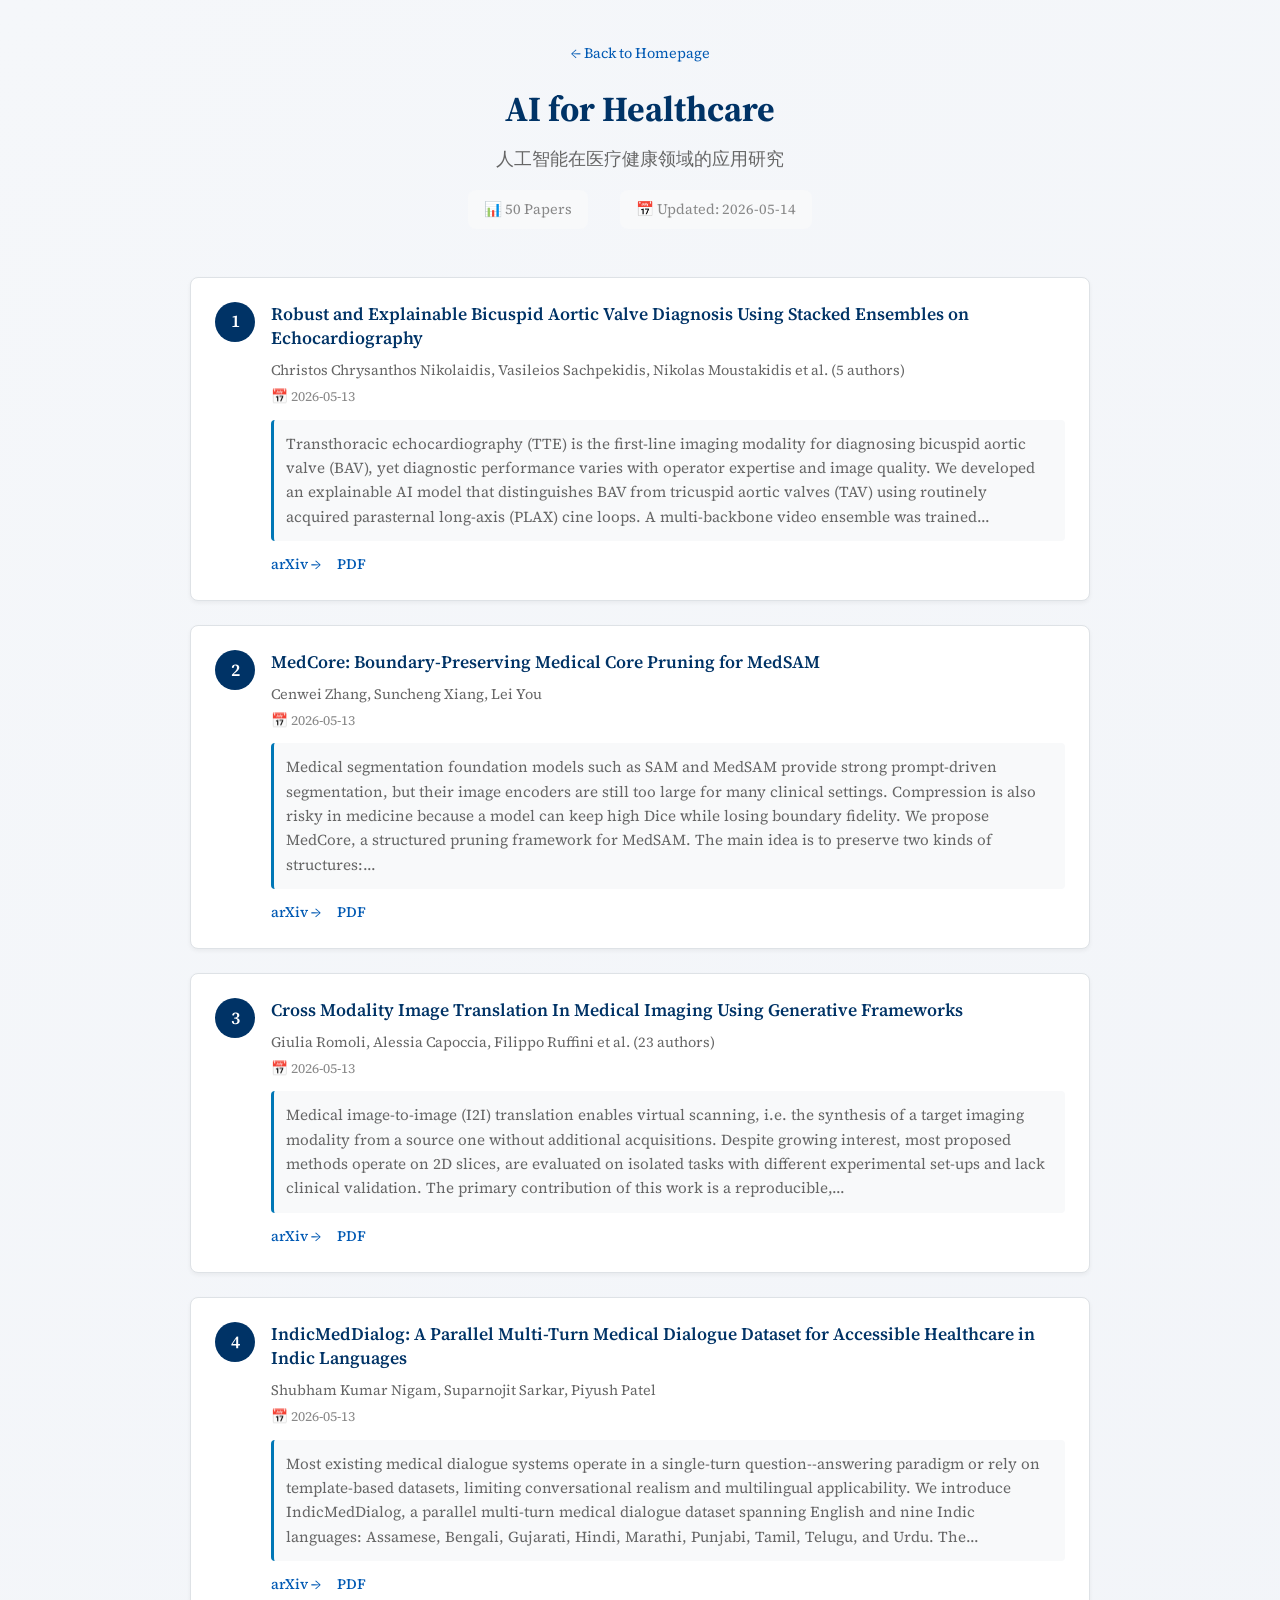
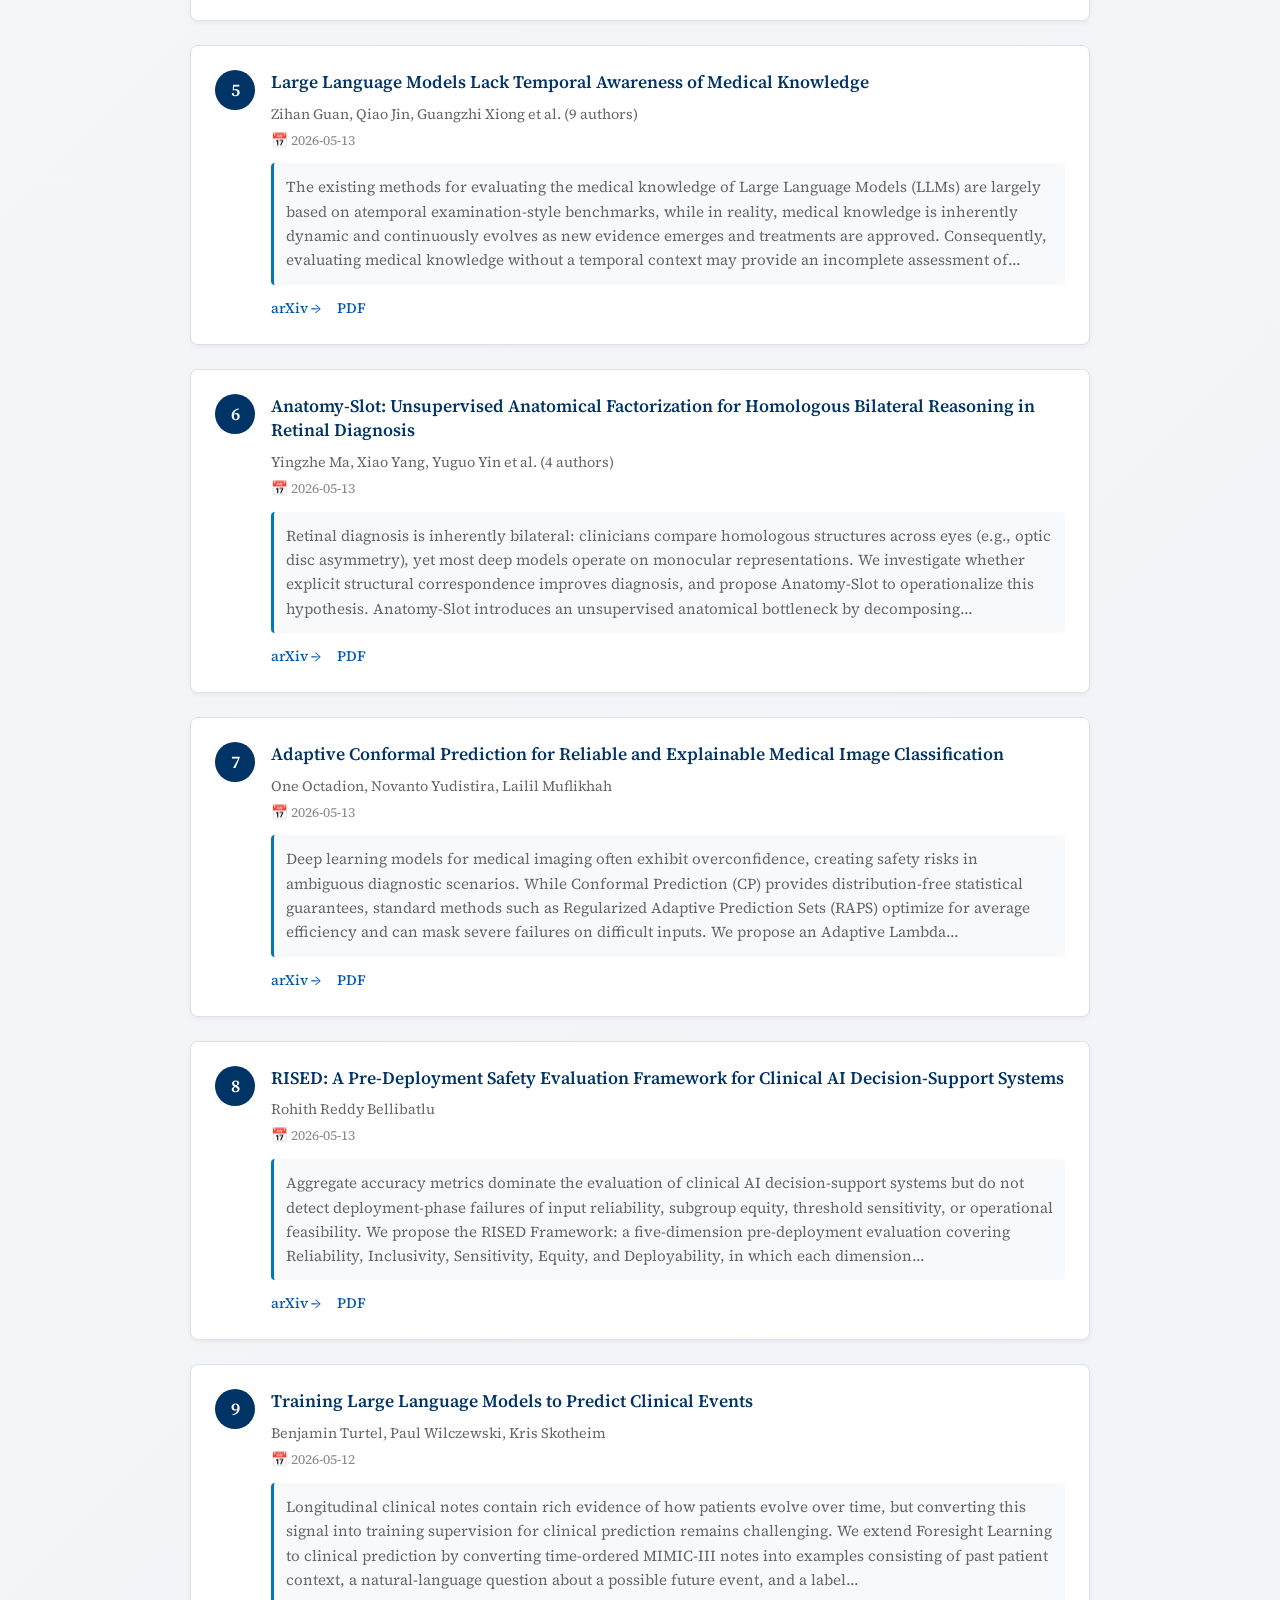
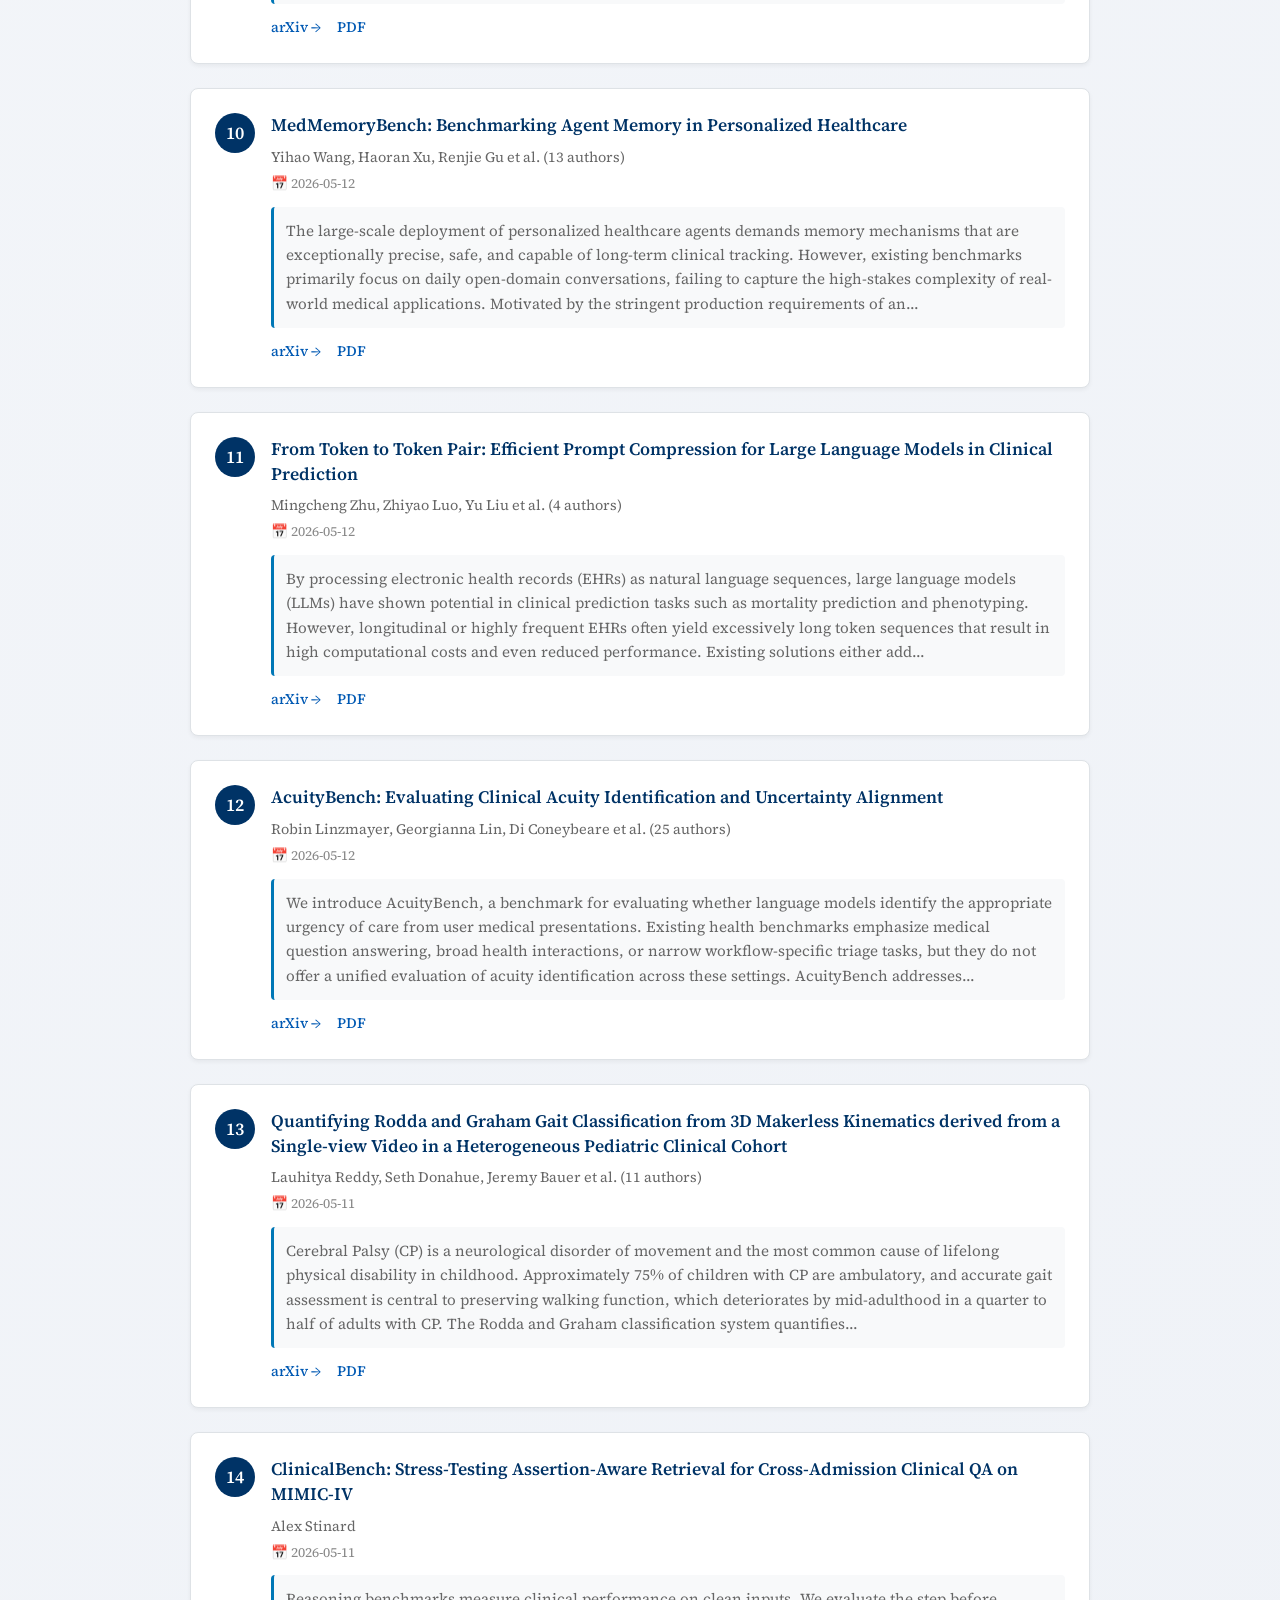
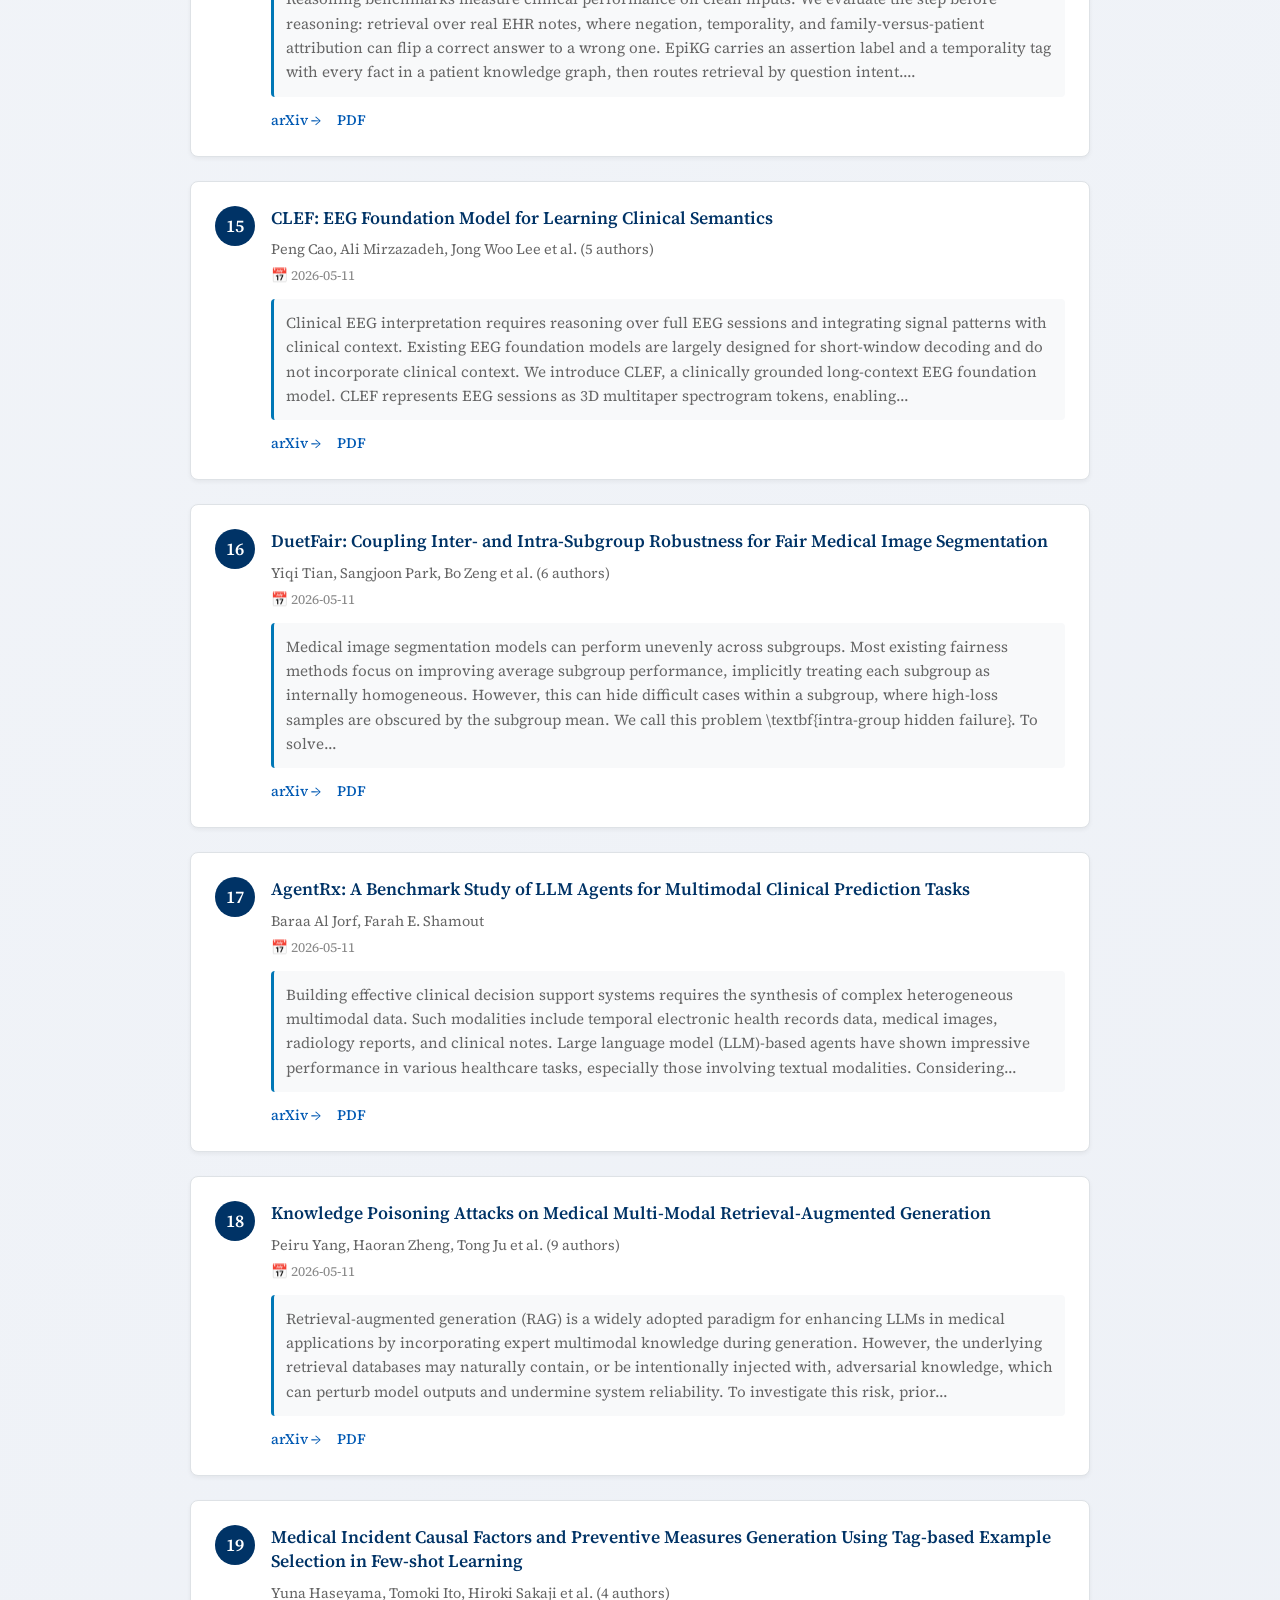
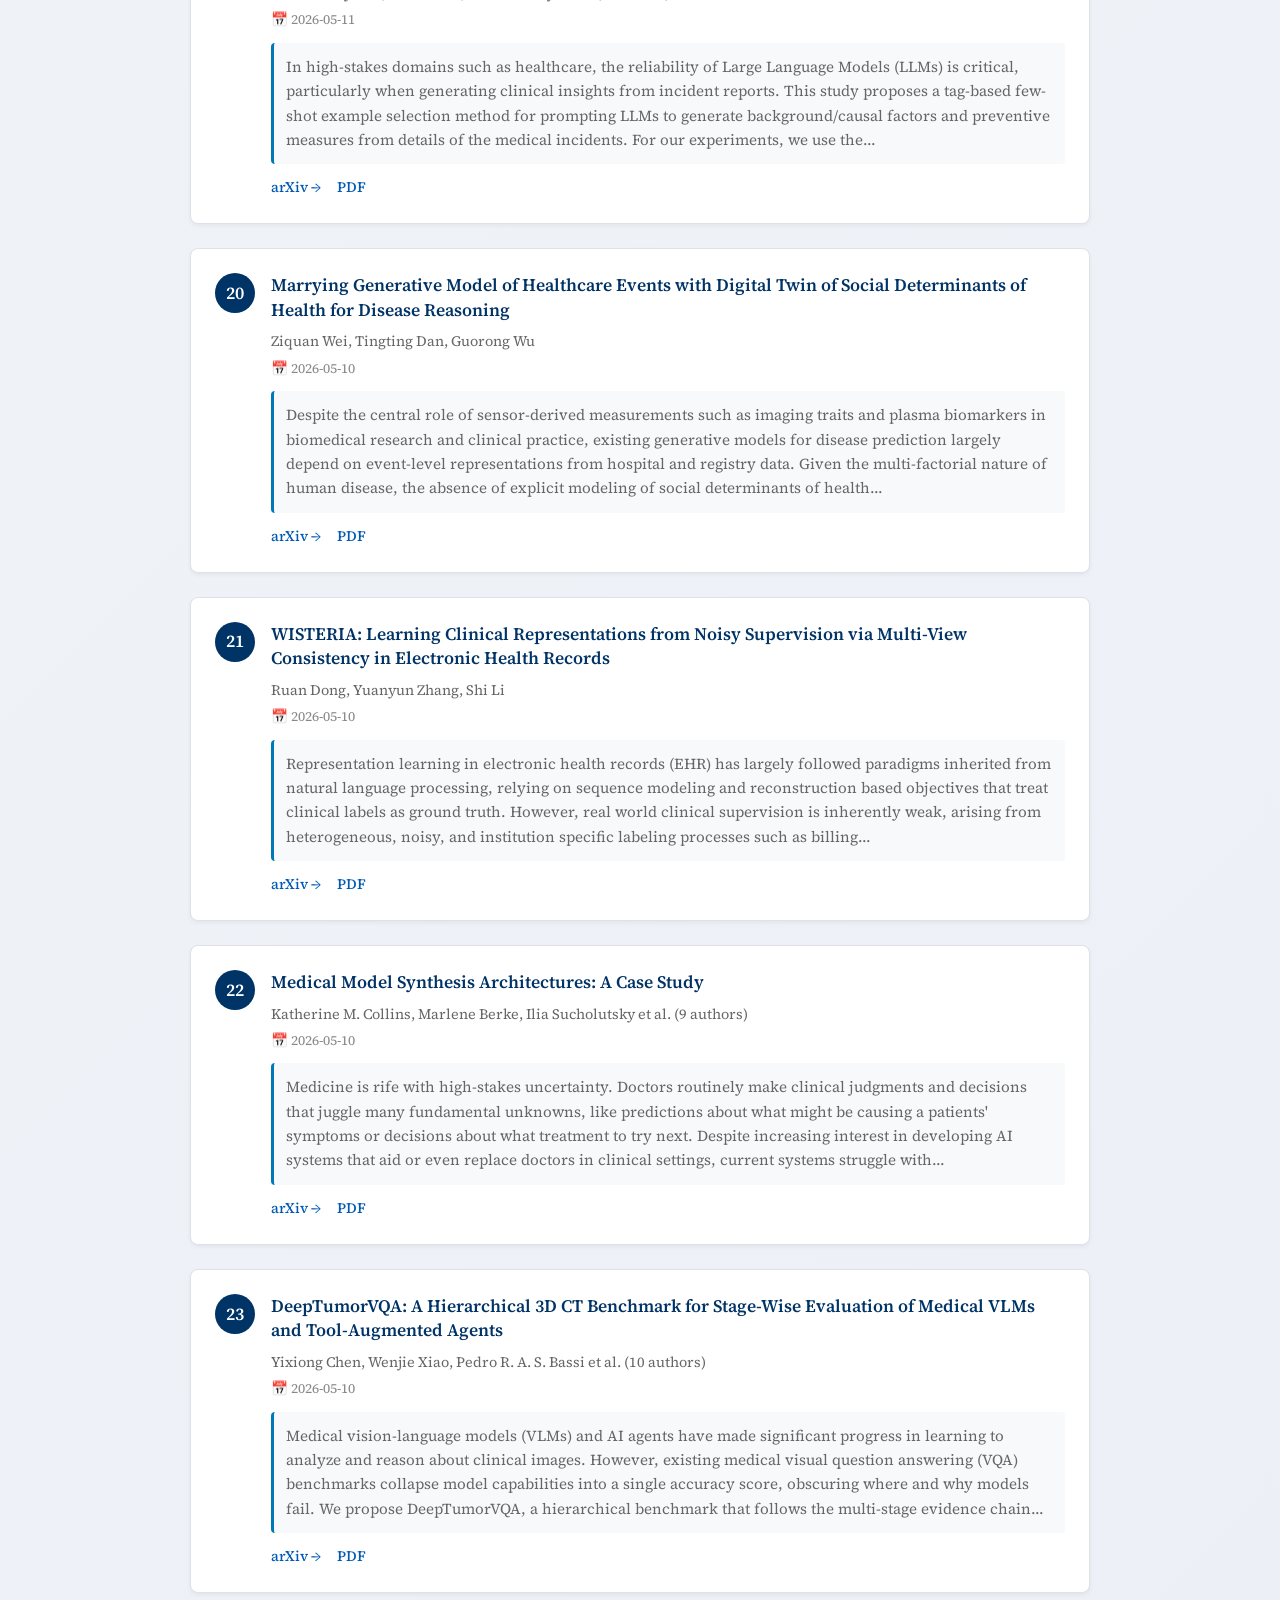
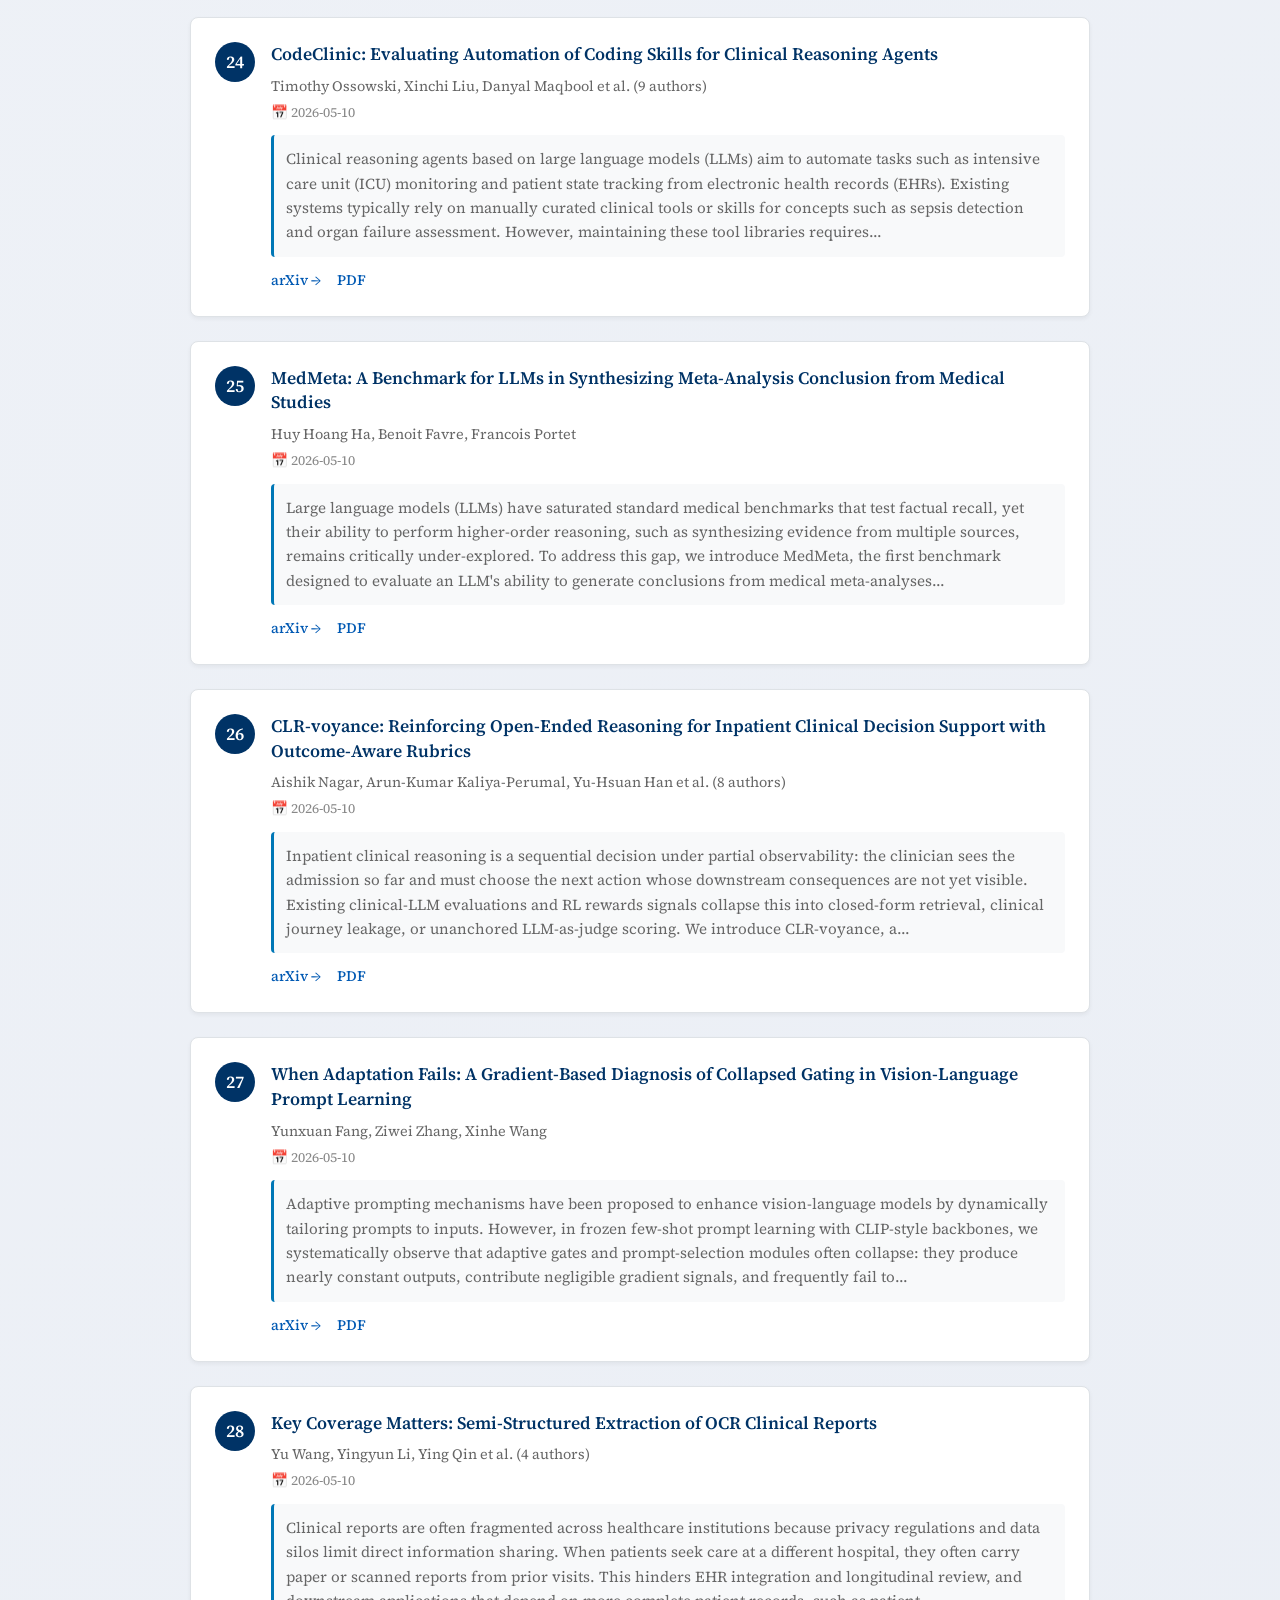
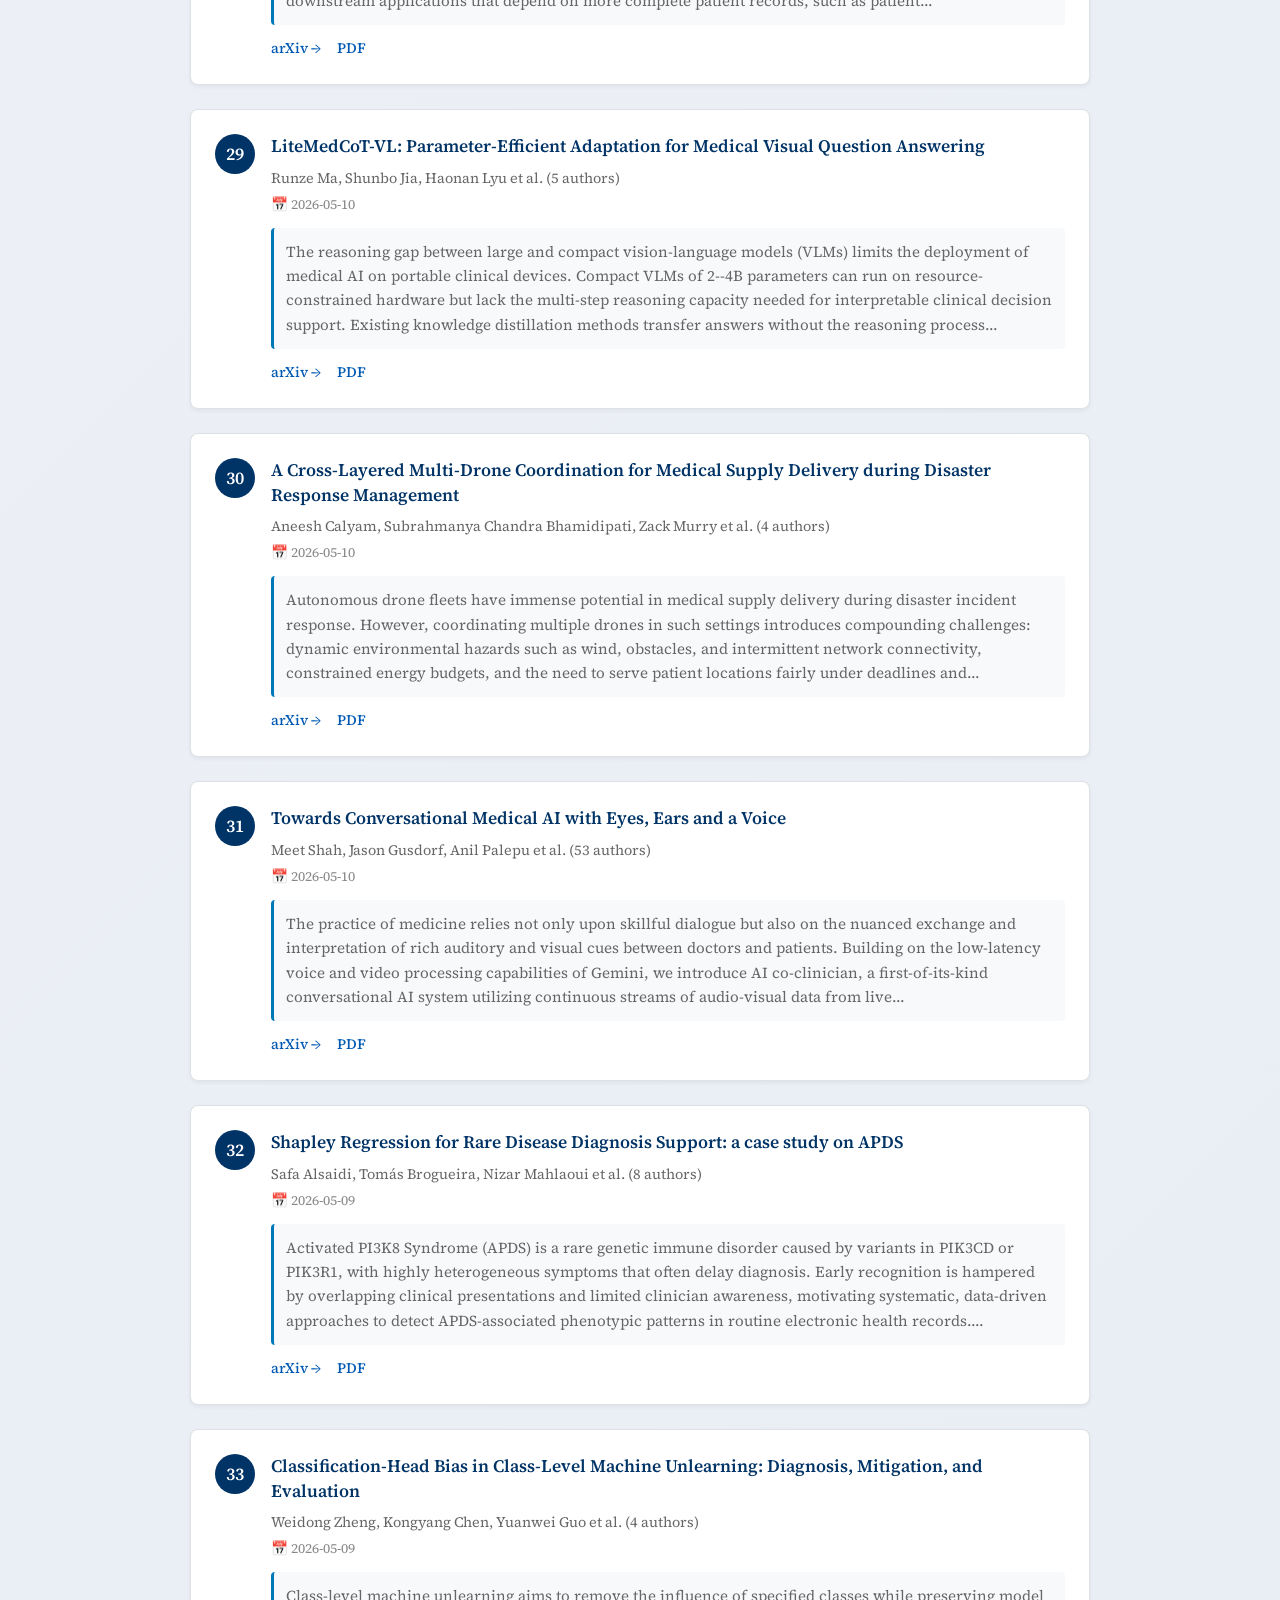
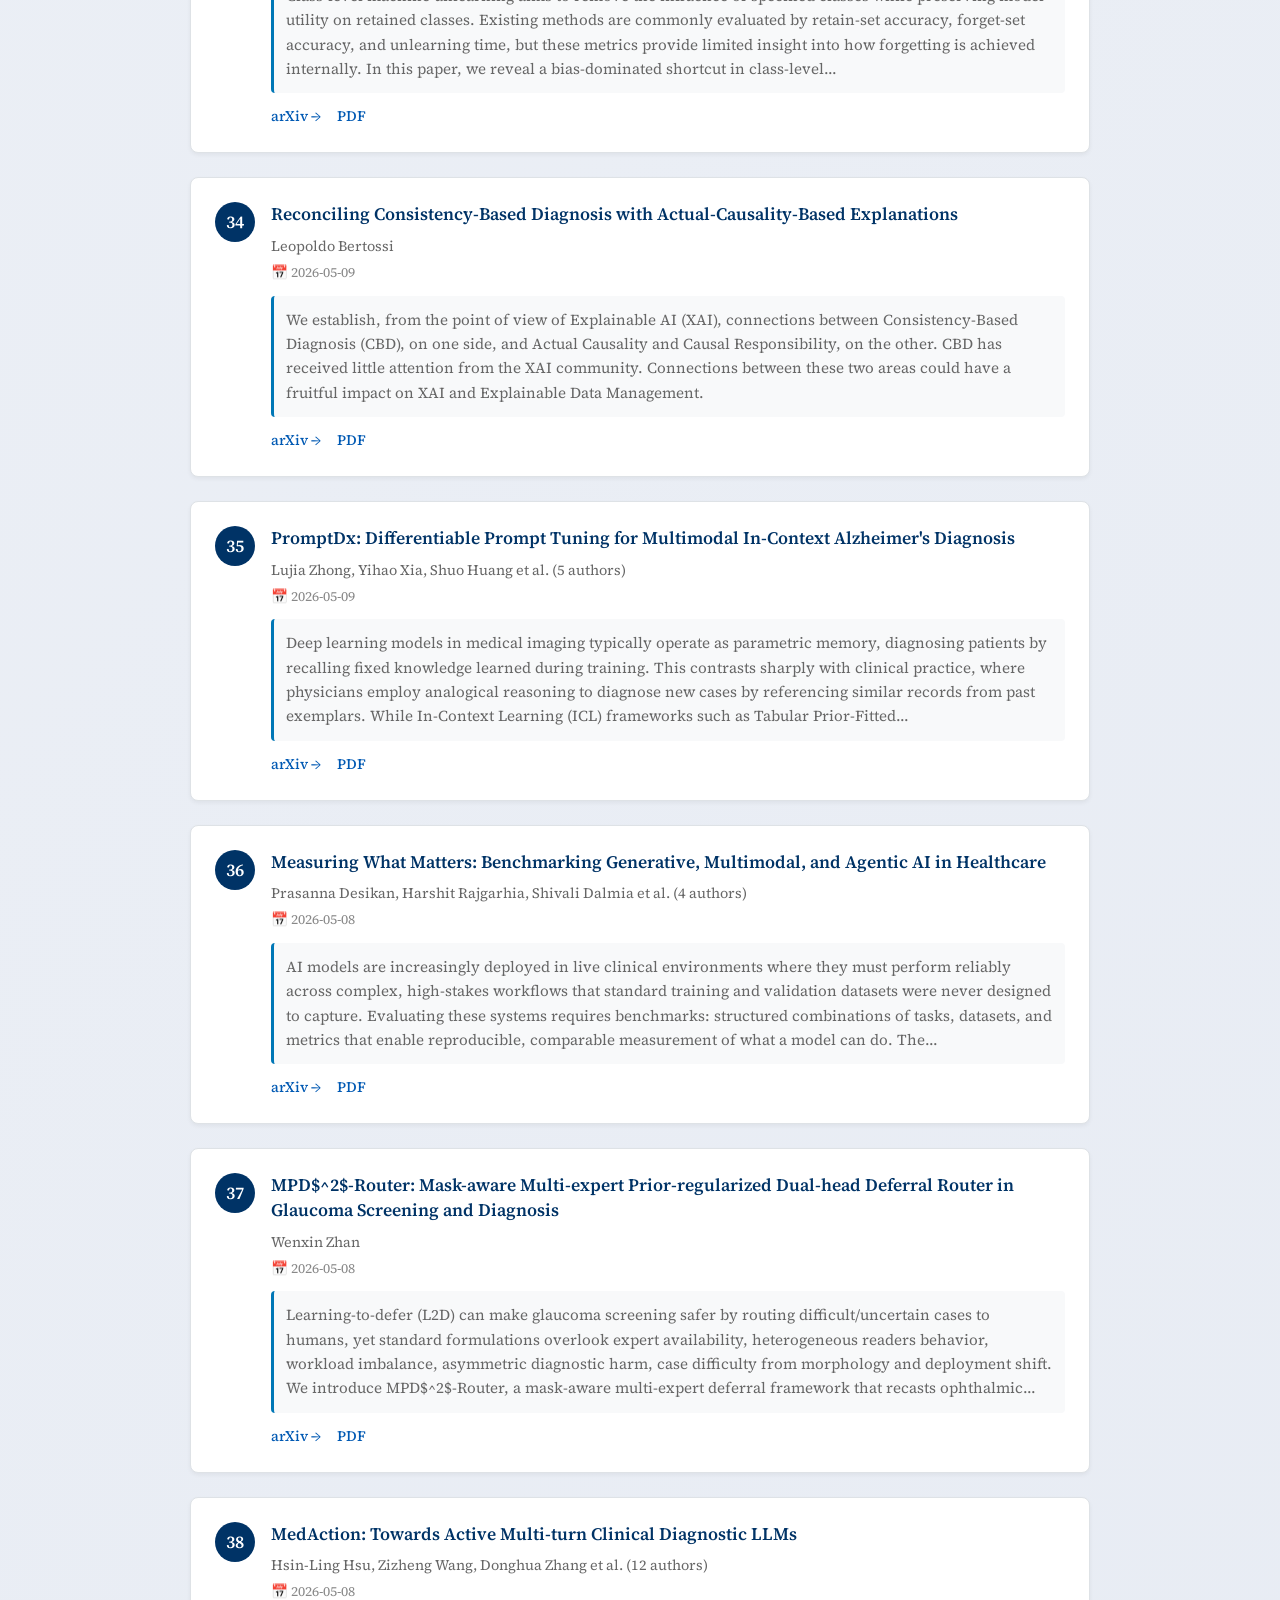
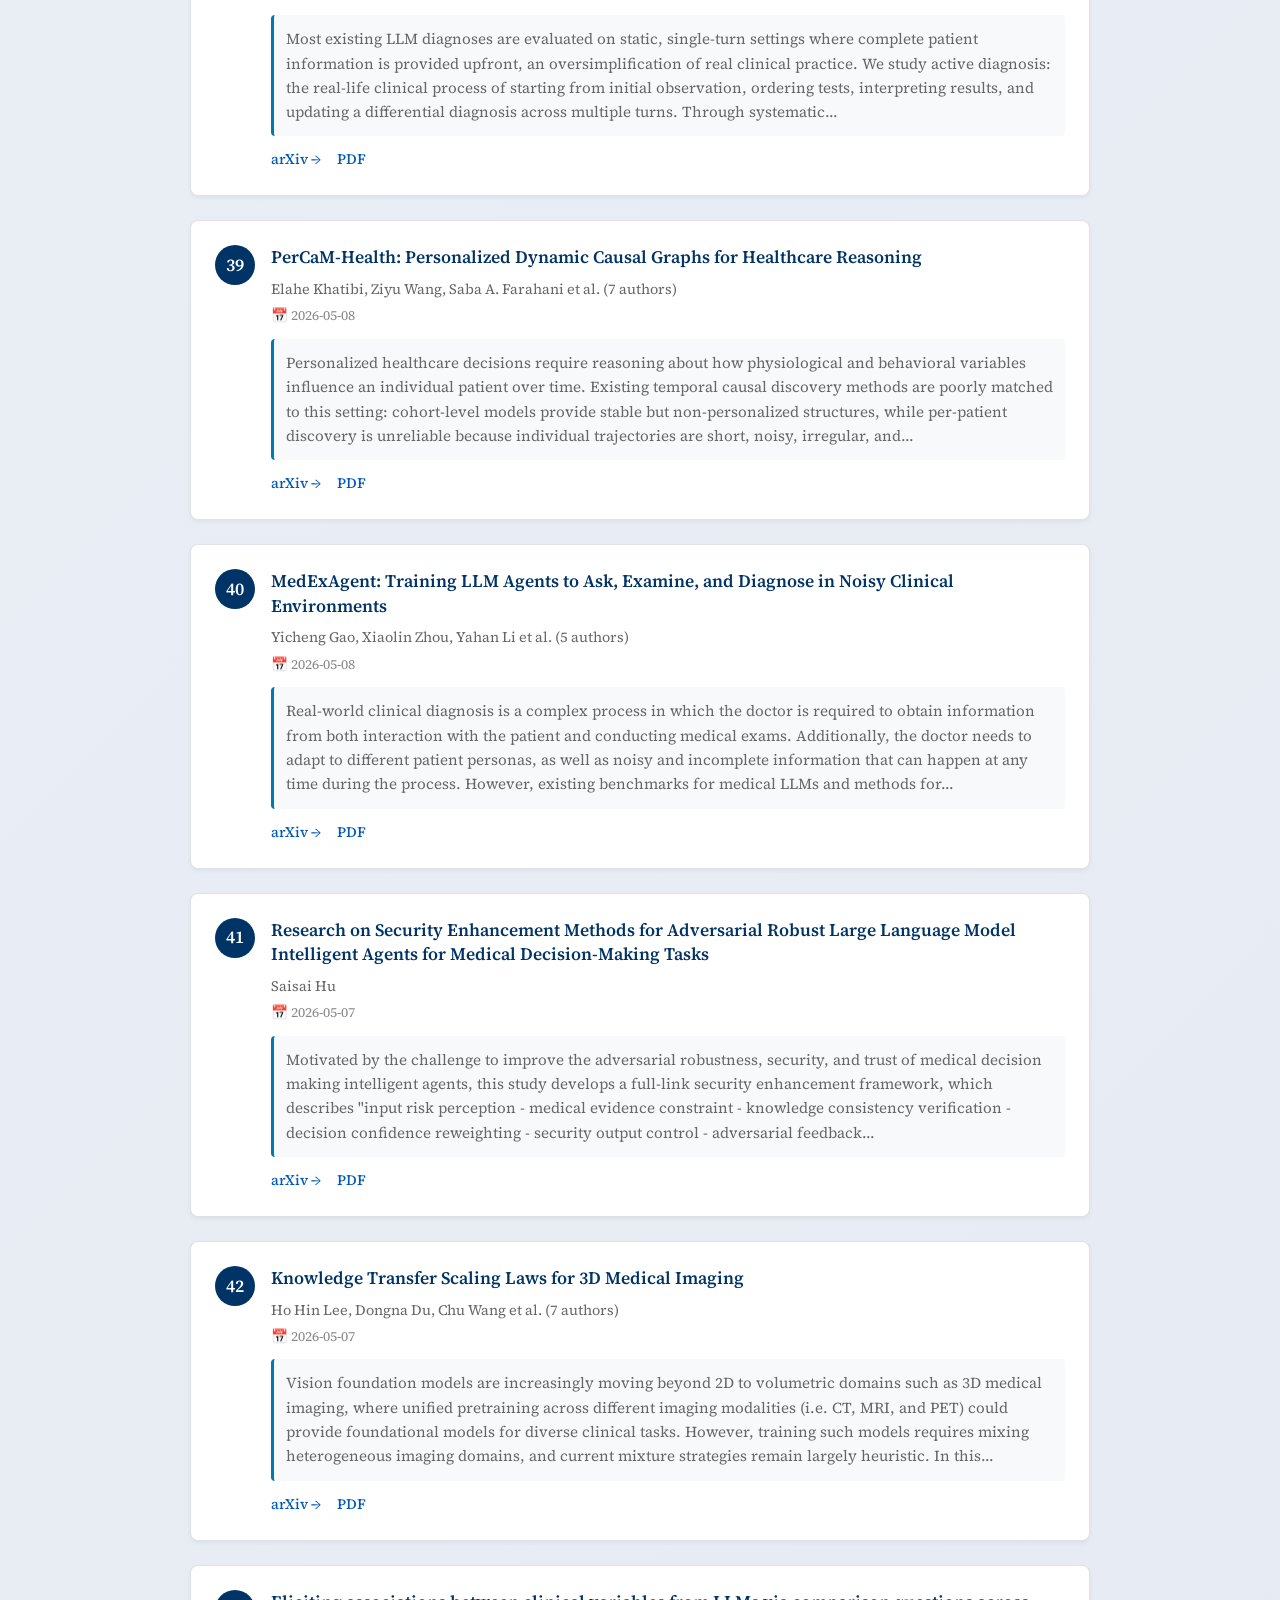
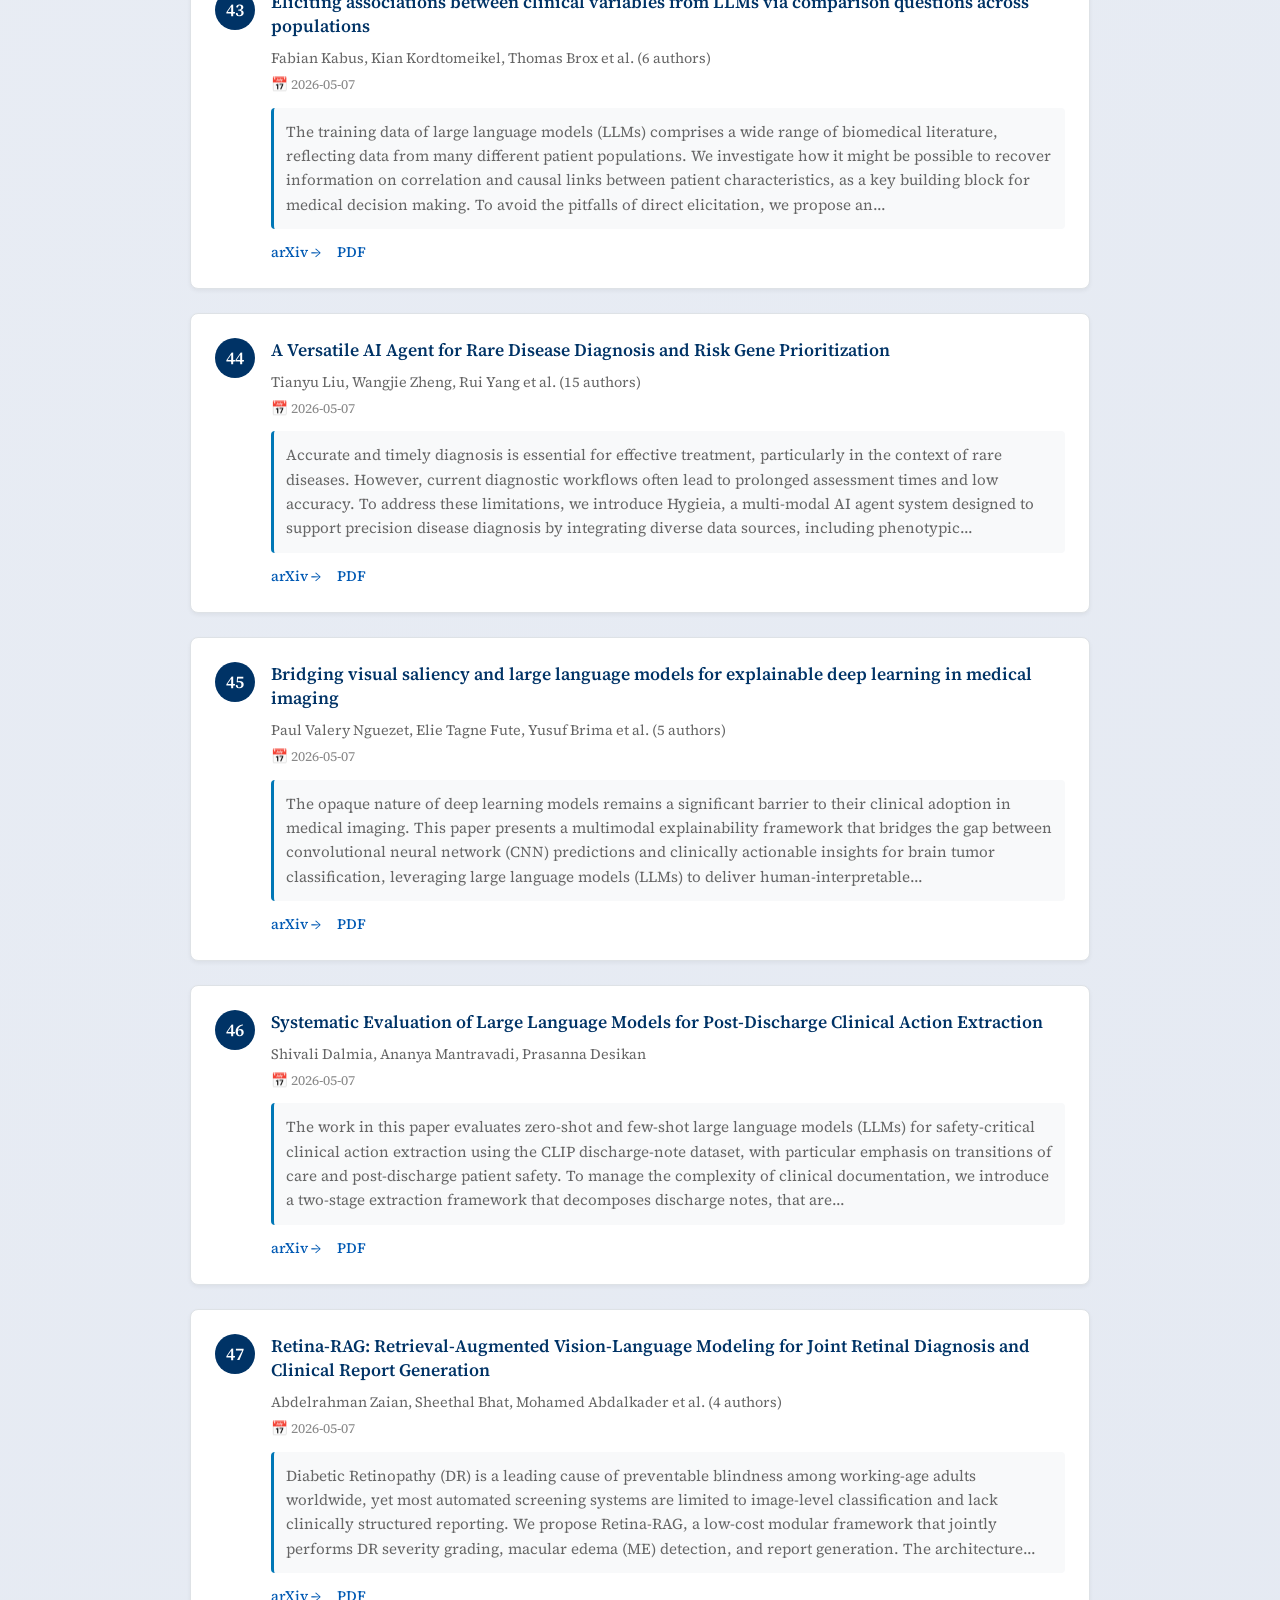
<file: ai-for-healthcare.html>
<!DOCTYPE html>
<html lang="en">
<head>
  <meta charset="utf-8">
  <meta name="viewport" content="width=device-width, initial-scale=1.0">
  <title>AI for Healthcare - Latest arXiv Papers</title>
  <link href="https://fonts.googleapis.com/css2?family=Source+Serif+4:ital,wght@0,400;600;1,400&family=Noto+Sans+SC:wght@400;500;700&display=swap" rel="stylesheet">
  <style>
    :root {
      --bg-primary: #ffffff;
      --bg-secondary: #f8f9fa;
      --bg-tertiary: #e9ecef;
      --primary: #003366;
      --secondary: #0059b3;
      --accent: #0077b6;
      --text-primary: #333333;
      --text-secondary: #666666;
      --text-tertiary: #888888;
      --border-light: #dee2e6;
      --shadow-sm: 0 2px 4px rgba(0,0,0,0.05);
      --shadow-md: 0 4px 8px rgba(0,0,0,0.1);
      --radius-sm: 4px;
      --radius-md: 8px;
    }
    * { margin: 0; padding: 0; box-sizing: border-box; }
    body {
      font-family: 'Source Serif 4', Georgia, serif;
      font-size: 16px;
      line-height: 1.6;
      color: var(--text-primary);
      background: linear-gradient(135deg, #f5f7fa 0%, #e4e9f2 100%);
      min-height: 100vh;
      padding: 40px 20px;
    }
    .container { max-width: 900px; margin: 0 auto; }
    .header { text-align: center; margin-bottom: 3rem; }
    .back-link { display: inline-block; color: var(--secondary); text-decoration: none; margin-bottom: 1rem; font-size: 0.9rem; }
    .back-link:hover { text-decoration: underline; }
    h1 { font-size: 2.2rem; color: var(--primary); margin-bottom: 0.5rem; }
    .subtitle { color: var(--text-secondary); font-size: 1.1rem; margin-bottom: 1rem; }
    .stats { display: flex; justify-content: center; gap: 2rem; margin-bottom: 1rem; }
    .stat { background: var(--bg-secondary); padding: 0.5rem 1rem; border-radius: var(--radius-md); font-size: 0.9rem; color: var(--text-tertiary); }
    .paper-card {
      background: var(--bg-primary); border-radius: var(--radius-md); box-shadow: var(--shadow-sm);
      margin-bottom: 1.5rem; padding: 1.5rem; display: flex; gap: 1rem;
      border: 1px solid var(--border-light); transition: box-shadow 0.2s ease;
    }
    .paper-card:hover { box-shadow: var(--shadow-md); }
    .paper-number {
      flex: 0 0 40px; width: 40px; height: 40px; background: var(--primary); color: white;
      border-radius: 50%; display: flex; align-items: center; justify-content: center;
      font-weight: 600; font-size: 1.1rem;
    }
    .paper-content { flex: 1; }
    .paper-title { color: var(--primary); text-decoration: none; font-weight: 600; font-size: 1.1rem; line-height: 1.4; display: block; margin-bottom: 0.5rem; }
    .paper-title:hover { text-decoration: underline; }
    .paper-authors { color: var(--text-secondary); font-size: 0.9rem; margin-bottom: 0.25rem; }
    .paper-date { color: var(--text-tertiary); font-size: 0.85rem; margin-bottom: 0.75rem; }
    .paper-abstract {
      color: var(--text-secondary); font-size: 0.95rem; line-height: 1.6; margin-bottom: 0.75rem;
      padding: 0.75rem; background: var(--bg-secondary); border-radius: var(--radius-sm);
      border-left: 3px solid var(--accent);
    }
    .paper-links { display: flex; gap: 1rem; }
    .paper-link { color: var(--secondary); text-decoration: none; font-size: 0.9rem; font-weight: 500; }
    .paper-link:hover { text-decoration: underline; }
    .footer { text-align: center; margin-top: 3rem; padding-top: 2rem; border-top: 1px solid var(--border-light); color: var(--text-tertiary); font-size: 0.9rem; }
  </style>
</head>
<body>
  <div class="container">
    <div class="header">
      <a href="index.html" class="back-link">← Back to Homepage</a>
      <h1>AI for Healthcare</h1>
      <p class="subtitle">人工智能在医疗健康领域的应用研究</p>
      <div class="stats">
        <span class="stat">📊 50 Papers</span>
        <span class="stat">📅 Updated: 2026-05-14</span>
      </div>
    </div>
    <div class="papers-list">

    <div class="paper-card">
      <div class="paper-number">1</div>
      <div class="paper-content">
        <a href="http://arxiv.org/abs/2605.13730v1" target="_blank" class="paper-title">Robust and Explainable Bicuspid Aortic Valve Diagnosis Using Stacked Ensembles on Echocardiography</a>
        <div class="paper-authors">Christos Chrysanthos Nikolaidis, Vasileios Sachpekidis, Nikolas Moustakidis et al. (5 authors)</div>
        <div class="paper-date">📅 2026-05-13</div>
        <div class="paper-abstract">Transthoracic echocardiography (TTE) is the first-line imaging modality for diagnosing bicuspid aortic valve (BAV), yet diagnostic performance varies with operator expertise and image quality. We developed an explainable AI model that distinguishes BAV from tricuspid aortic valves (TAV) using routinely acquired parasternal long-axis (PLAX) cine loops. A multi-backbone video ensemble was trained...</div>
        <div class="paper-links">
          <a href="http://arxiv.org/abs/2605.13730v1" target="_blank" class="paper-link">arXiv →</a>
          <a href="https://arxiv.org/pdf/2605.13730v1" target="_blank" class="paper-link">PDF</a>
        </div>
      </div>
    </div>

    <div class="paper-card">
      <div class="paper-number">2</div>
      <div class="paper-content">
        <a href="http://arxiv.org/abs/2605.13688v1" target="_blank" class="paper-title">MedCore: Boundary-Preserving Medical Core Pruning for MedSAM</a>
        <div class="paper-authors">Cenwei Zhang, Suncheng Xiang, Lei You</div>
        <div class="paper-date">📅 2026-05-13</div>
        <div class="paper-abstract">Medical segmentation foundation models such as SAM and MedSAM provide strong prompt-driven segmentation, but their image encoders are still too large for many clinical settings. Compression is also risky in medicine because a model can keep high Dice while losing boundary fidelity. We propose MedCore, a structured pruning framework for MedSAM. The main idea is to preserve two kinds of structures:...</div>
        <div class="paper-links">
          <a href="http://arxiv.org/abs/2605.13688v1" target="_blank" class="paper-link">arXiv →</a>
          <a href="https://arxiv.org/pdf/2605.13688v1" target="_blank" class="paper-link">PDF</a>
        </div>
      </div>
    </div>

    <div class="paper-card">
      <div class="paper-number">3</div>
      <div class="paper-content">
        <a href="http://arxiv.org/abs/2605.13686v1" target="_blank" class="paper-title">Cross Modality Image Translation In Medical Imaging Using Generative Frameworks</a>
        <div class="paper-authors">Giulia Romoli, Alessia Capoccia, Filippo Ruffini et al. (23 authors)</div>
        <div class="paper-date">📅 2026-05-13</div>
        <div class="paper-abstract">Medical image-to-image (I2I) translation enables virtual scanning, i.e. the synthesis of a target imaging modality from a source one without additional acquisitions. Despite growing interest, most proposed methods operate on 2D slices, are evaluated on isolated tasks with different experimental set-ups and lack clinical validation. The primary contribution of this work is a reproducible,...</div>
        <div class="paper-links">
          <a href="http://arxiv.org/abs/2605.13686v1" target="_blank" class="paper-link">arXiv →</a>
          <a href="https://arxiv.org/pdf/2605.13686v1" target="_blank" class="paper-link">PDF</a>
        </div>
      </div>
    </div>

    <div class="paper-card">
      <div class="paper-number">4</div>
      <div class="paper-content">
        <a href="http://arxiv.org/abs/2605.13292v1" target="_blank" class="paper-title">IndicMedDialog: A Parallel Multi-Turn Medical Dialogue Dataset for Accessible Healthcare in Indic Languages</a>
        <div class="paper-authors">Shubham Kumar Nigam, Suparnojit Sarkar, Piyush Patel</div>
        <div class="paper-date">📅 2026-05-13</div>
        <div class="paper-abstract">Most existing medical dialogue systems operate in a single-turn question--answering paradigm or rely on template-based datasets, limiting conversational realism and multilingual applicability. We introduce IndicMedDialog, a parallel multi-turn medical dialogue dataset spanning English and nine Indic languages: Assamese, Bengali, Gujarati, Hindi, Marathi, Punjabi, Tamil, Telugu, and Urdu. The...</div>
        <div class="paper-links">
          <a href="http://arxiv.org/abs/2605.13292v1" target="_blank" class="paper-link">arXiv →</a>
          <a href="https://arxiv.org/pdf/2605.13292v1" target="_blank" class="paper-link">PDF</a>
        </div>
      </div>
    </div>

    <div class="paper-card">
      <div class="paper-number">5</div>
      <div class="paper-content">
        <a href="http://arxiv.org/abs/2605.13045v1" target="_blank" class="paper-title">Large Language Models Lack Temporal Awareness of Medical Knowledge</a>
        <div class="paper-authors">Zihan Guan, Qiao Jin, Guangzhi Xiong et al. (9 authors)</div>
        <div class="paper-date">📅 2026-05-13</div>
        <div class="paper-abstract">The existing methods for evaluating the medical knowledge of Large Language Models (LLMs) are largely based on atemporal examination-style benchmarks, while in reality, medical knowledge is inherently dynamic and continuously evolves as new evidence emerges and treatments are approved. Consequently, evaluating medical knowledge without a temporal context may provide an incomplete assessment of...</div>
        <div class="paper-links">
          <a href="http://arxiv.org/abs/2605.13045v1" target="_blank" class="paper-link">arXiv →</a>
          <a href="https://arxiv.org/pdf/2605.13045v1" target="_blank" class="paper-link">PDF</a>
        </div>
      </div>
    </div>

    <div class="paper-card">
      <div class="paper-number">6</div>
      <div class="paper-content">
        <a href="http://arxiv.org/abs/2605.12929v1" target="_blank" class="paper-title">Anatomy-Slot: Unsupervised Anatomical Factorization for Homologous Bilateral Reasoning in Retinal Diagnosis</a>
        <div class="paper-authors">Yingzhe Ma, Xiao Yang, Yuguo Yin et al. (4 authors)</div>
        <div class="paper-date">📅 2026-05-13</div>
        <div class="paper-abstract">Retinal diagnosis is inherently bilateral: clinicians compare homologous structures across eyes (e.g., optic disc asymmetry), yet most deep models operate on monocular representations. We investigate whether explicit structural correspondence improves diagnosis, and propose Anatomy-Slot to operationalize this hypothesis. Anatomy-Slot introduces an unsupervised anatomical bottleneck by decomposing...</div>
        <div class="paper-links">
          <a href="http://arxiv.org/abs/2605.12929v1" target="_blank" class="paper-link">arXiv →</a>
          <a href="https://arxiv.org/pdf/2605.12929v1" target="_blank" class="paper-link">PDF</a>
        </div>
      </div>
    </div>

    <div class="paper-card">
      <div class="paper-number">7</div>
      <div class="paper-content">
        <a href="http://arxiv.org/abs/2605.12917v1" target="_blank" class="paper-title">Adaptive Conformal Prediction for Reliable and Explainable Medical Image Classification</a>
        <div class="paper-authors">One Octadion, Novanto Yudistira, Lailil Muflikhah</div>
        <div class="paper-date">📅 2026-05-13</div>
        <div class="paper-abstract">Deep learning models for medical imaging often exhibit overconfidence, creating safety risks in ambiguous diagnostic scenarios. While Conformal Prediction (CP) provides distribution-free statistical guarantees, standard methods such as Regularized Adaptive Prediction Sets (RAPS) optimize for average efficiency and can mask severe failures on difficult inputs.   We propose an Adaptive Lambda...</div>
        <div class="paper-links">
          <a href="http://arxiv.org/abs/2605.12917v1" target="_blank" class="paper-link">arXiv →</a>
          <a href="https://arxiv.org/pdf/2605.12917v1" target="_blank" class="paper-link">PDF</a>
        </div>
      </div>
    </div>

    <div class="paper-card">
      <div class="paper-number">8</div>
      <div class="paper-content">
        <a href="http://arxiv.org/abs/2605.12895v1" target="_blank" class="paper-title">RISED: A Pre-Deployment Safety Evaluation Framework for Clinical AI Decision-Support Systems</a>
        <div class="paper-authors">Rohith Reddy Bellibatlu</div>
        <div class="paper-date">📅 2026-05-13</div>
        <div class="paper-abstract">Aggregate accuracy metrics dominate the evaluation of clinical AI decision-support systems but do not detect deployment-phase failures of input reliability, subgroup equity, threshold sensitivity, or operational feasibility. We propose the RISED Framework: a five-dimension pre-deployment evaluation covering Reliability, Inclusivity, Sensitivity, Equity, and Deployability, in which each dimension...</div>
        <div class="paper-links">
          <a href="http://arxiv.org/abs/2605.12895v1" target="_blank" class="paper-link">arXiv →</a>
          <a href="https://arxiv.org/pdf/2605.12895v1" target="_blank" class="paper-link">PDF</a>
        </div>
      </div>
    </div>

    <div class="paper-card">
      <div class="paper-number">9</div>
      <div class="paper-content">
        <a href="http://arxiv.org/abs/2605.12817v1" target="_blank" class="paper-title">Training Large Language Models to Predict Clinical Events</a>
        <div class="paper-authors">Benjamin Turtel, Paul Wilczewski, Kris Skotheim</div>
        <div class="paper-date">📅 2026-05-12</div>
        <div class="paper-abstract">Longitudinal clinical notes contain rich evidence of how patients evolve over time, but converting this signal into training supervision for clinical prediction remains challenging. We extend Foresight Learning to clinical prediction by converting time-ordered MIMIC-III notes into examples consisting of past patient context, a natural-language question about a possible future event, and a label...</div>
        <div class="paper-links">
          <a href="http://arxiv.org/abs/2605.12817v1" target="_blank" class="paper-link">arXiv →</a>
          <a href="https://arxiv.org/pdf/2605.12817v1" target="_blank" class="paper-link">PDF</a>
        </div>
      </div>
    </div>

    <div class="paper-card">
      <div class="paper-number">10</div>
      <div class="paper-content">
        <a href="http://arxiv.org/abs/2605.11814v1" target="_blank" class="paper-title">MedMemoryBench: Benchmarking Agent Memory in Personalized Healthcare</a>
        <div class="paper-authors">Yihao Wang, Haoran Xu, Renjie Gu et al. (13 authors)</div>
        <div class="paper-date">📅 2026-05-12</div>
        <div class="paper-abstract">The large-scale deployment of personalized healthcare agents demands memory mechanisms that are exceptionally precise, safe, and capable of long-term clinical tracking. However, existing benchmarks primarily focus on daily open-domain conversations, failing to capture the high-stakes complexity of real-world medical applications. Motivated by the stringent production requirements of an...</div>
        <div class="paper-links">
          <a href="http://arxiv.org/abs/2605.11814v1" target="_blank" class="paper-link">arXiv →</a>
          <a href="https://arxiv.org/pdf/2605.11814v1" target="_blank" class="paper-link">PDF</a>
        </div>
      </div>
    </div>

    <div class="paper-card">
      <div class="paper-number">11</div>
      <div class="paper-content">
        <a href="http://arxiv.org/abs/2605.11774v1" target="_blank" class="paper-title">From Token to Token Pair: Efficient Prompt Compression for Large Language Models in Clinical Prediction</a>
        <div class="paper-authors">Mingcheng Zhu, Zhiyao Luo, Yu Liu et al. (4 authors)</div>
        <div class="paper-date">📅 2026-05-12</div>
        <div class="paper-abstract">By processing electronic health records (EHRs) as natural language sequences, large language models (LLMs) have shown potential in clinical prediction tasks such as mortality prediction and phenotyping. However, longitudinal or highly frequent EHRs often yield excessively long token sequences that result in high computational costs and even reduced performance. Existing solutions either add...</div>
        <div class="paper-links">
          <a href="http://arxiv.org/abs/2605.11774v1" target="_blank" class="paper-link">arXiv →</a>
          <a href="https://arxiv.org/pdf/2605.11774v1" target="_blank" class="paper-link">PDF</a>
        </div>
      </div>
    </div>

    <div class="paper-card">
      <div class="paper-number">12</div>
      <div class="paper-content">
        <a href="http://arxiv.org/abs/2605.11398v1" target="_blank" class="paper-title">AcuityBench: Evaluating Clinical Acuity Identification and Uncertainty Alignment</a>
        <div class="paper-authors">Robin Linzmayer, Georgianna Lin, Di Coneybeare et al. (25 authors)</div>
        <div class="paper-date">📅 2026-05-12</div>
        <div class="paper-abstract">We introduce AcuityBench, a benchmark for evaluating whether language models identify the appropriate urgency of care from user medical presentations. Existing health benchmarks emphasize medical question answering, broad health interactions, or narrow workflow-specific triage tasks, but they do not offer a unified evaluation of acuity identification across these settings. AcuityBench addresses...</div>
        <div class="paper-links">
          <a href="http://arxiv.org/abs/2605.11398v1" target="_blank" class="paper-link">arXiv →</a>
          <a href="https://arxiv.org/pdf/2605.11398v1" target="_blank" class="paper-link">PDF</a>
        </div>
      </div>
    </div>

    <div class="paper-card">
      <div class="paper-number">13</div>
      <div class="paper-content">
        <a href="http://arxiv.org/abs/2605.11314v1" target="_blank" class="paper-title">Quantifying Rodda and Graham Gait Classification from 3D Makerless Kinematics derived from a Single-view Video in a Heterogeneous Pediatric Clinical Cohort</a>
        <div class="paper-authors">Lauhitya Reddy, Seth Donahue, Jeremy Bauer et al. (11 authors)</div>
        <div class="paper-date">📅 2026-05-11</div>
        <div class="paper-abstract">Cerebral Palsy (CP) is a neurological disorder of movement and the most common cause of lifelong physical disability in childhood. Approximately 75% of children with CP are ambulatory, and accurate gait assessment is central to preserving walking function, which deteriorates by mid-adulthood in a quarter to half of adults with CP. The Rodda and Graham classification system quantifies...</div>
        <div class="paper-links">
          <a href="http://arxiv.org/abs/2605.11314v1" target="_blank" class="paper-link">arXiv →</a>
          <a href="https://arxiv.org/pdf/2605.11314v1" target="_blank" class="paper-link">PDF</a>
        </div>
      </div>
    </div>

    <div class="paper-card">
      <div class="paper-number">14</div>
      <div class="paper-content">
        <a href="http://arxiv.org/abs/2605.11143v1" target="_blank" class="paper-title">ClinicalBench: Stress-Testing Assertion-Aware Retrieval for Cross-Admission Clinical QA on MIMIC-IV</a>
        <div class="paper-authors">Alex Stinard</div>
        <div class="paper-date">📅 2026-05-11</div>
        <div class="paper-abstract">Reasoning benchmarks measure clinical performance on clean inputs. We evaluate the step before reasoning: retrieval over real EHR notes, where negation, temporality, and family-versus-patient attribution can flip a correct answer to a wrong one. EpiKG carries an assertion label and a temporality tag with every fact in a patient knowledge graph, then routes retrieval by question intent....</div>
        <div class="paper-links">
          <a href="http://arxiv.org/abs/2605.11143v1" target="_blank" class="paper-link">arXiv →</a>
          <a href="https://arxiv.org/pdf/2605.11143v1" target="_blank" class="paper-link">PDF</a>
        </div>
      </div>
    </div>

    <div class="paper-card">
      <div class="paper-number">15</div>
      <div class="paper-content">
        <a href="http://arxiv.org/abs/2605.10817v1" target="_blank" class="paper-title">CLEF: EEG Foundation Model for Learning Clinical Semantics</a>
        <div class="paper-authors">Peng Cao, Ali Mirzazadeh, Jong Woo Lee et al. (5 authors)</div>
        <div class="paper-date">📅 2026-05-11</div>
        <div class="paper-abstract">Clinical EEG interpretation requires reasoning over full EEG sessions and integrating signal patterns with clinical context. Existing EEG foundation models are largely designed for short-window decoding and do not incorporate clinical context. We introduce CLEF, a clinically grounded long-context EEG foundation model. CLEF represents EEG sessions as 3D multitaper spectrogram tokens, enabling...</div>
        <div class="paper-links">
          <a href="http://arxiv.org/abs/2605.10817v1" target="_blank" class="paper-link">arXiv →</a>
          <a href="https://arxiv.org/pdf/2605.10817v1" target="_blank" class="paper-link">PDF</a>
        </div>
      </div>
    </div>

    <div class="paper-card">
      <div class="paper-number">16</div>
      <div class="paper-content">
        <a href="http://arxiv.org/abs/2605.10521v1" target="_blank" class="paper-title">DuetFair: Coupling Inter- and Intra-Subgroup Robustness for Fair Medical Image Segmentation</a>
        <div class="paper-authors">Yiqi Tian, Sangjoon Park, Bo Zeng et al. (6 authors)</div>
        <div class="paper-date">📅 2026-05-11</div>
        <div class="paper-abstract">Medical image segmentation models can perform unevenly across subgroups. Most existing fairness methods focus on improving average subgroup performance, implicitly treating each subgroup as internally homogeneous. However, this can hide difficult cases within a subgroup, where high-loss samples are obscured by the subgroup mean. We call this problem \textbf{intra-group hidden failure}. To solve...</div>
        <div class="paper-links">
          <a href="http://arxiv.org/abs/2605.10521v1" target="_blank" class="paper-link">arXiv →</a>
          <a href="https://arxiv.org/pdf/2605.10521v1" target="_blank" class="paper-link">PDF</a>
        </div>
      </div>
    </div>

    <div class="paper-card">
      <div class="paper-number">17</div>
      <div class="paper-content">
        <a href="http://arxiv.org/abs/2605.10286v1" target="_blank" class="paper-title">AgentRx: A Benchmark Study of LLM Agents for Multimodal Clinical Prediction Tasks</a>
        <div class="paper-authors">Baraa Al Jorf, Farah E. Shamout</div>
        <div class="paper-date">📅 2026-05-11</div>
        <div class="paper-abstract">Building effective clinical decision support systems requires the synthesis of complex heterogeneous multimodal data. Such modalities include temporal electronic health records data, medical images, radiology reports, and clinical notes. Large language model (LLM)-based agents have shown impressive performance in various healthcare tasks, especially those involving textual modalities. Considering...</div>
        <div class="paper-links">
          <a href="http://arxiv.org/abs/2605.10286v1" target="_blank" class="paper-link">arXiv →</a>
          <a href="https://arxiv.org/pdf/2605.10286v1" target="_blank" class="paper-link">PDF</a>
        </div>
      </div>
    </div>

    <div class="paper-card">
      <div class="paper-number">18</div>
      <div class="paper-content">
        <a href="http://arxiv.org/abs/2605.10253v1" target="_blank" class="paper-title">Knowledge Poisoning Attacks on Medical Multi-Modal Retrieval-Augmented Generation</a>
        <div class="paper-authors">Peiru Yang, Haoran Zheng, Tong Ju et al. (9 authors)</div>
        <div class="paper-date">📅 2026-05-11</div>
        <div class="paper-abstract">Retrieval-augmented generation (RAG) is a widely adopted paradigm for enhancing LLMs in medical applications by incorporating expert multimodal knowledge during generation. However, the underlying retrieval databases may naturally contain, or be intentionally injected with, adversarial knowledge, which can perturb model outputs and undermine system reliability. To investigate this risk, prior...</div>
        <div class="paper-links">
          <a href="http://arxiv.org/abs/2605.10253v1" target="_blank" class="paper-link">arXiv →</a>
          <a href="https://arxiv.org/pdf/2605.10253v1" target="_blank" class="paper-link">PDF</a>
        </div>
      </div>
    </div>

    <div class="paper-card">
      <div class="paper-number">19</div>
      <div class="paper-content">
        <a href="http://arxiv.org/abs/2605.10025v1" target="_blank" class="paper-title">Medical Incident Causal Factors and Preventive Measures Generation Using Tag-based Example Selection in Few-shot Learning</a>
        <div class="paper-authors">Yuna Haseyama, Tomoki Ito, Hiroki Sakaji et al. (4 authors)</div>
        <div class="paper-date">📅 2026-05-11</div>
        <div class="paper-abstract">In high-stakes domains such as healthcare, the reliability of Large Language Models (LLMs) is critical, particularly when generating clinical insights from incident reports. This study proposes a tag-based few-shot example selection method for prompting LLMs to generate background/causal factors and preventive measures from details of the medical incidents. For our experiments, we use the...</div>
        <div class="paper-links">
          <a href="http://arxiv.org/abs/2605.10025v1" target="_blank" class="paper-link">arXiv →</a>
          <a href="https://arxiv.org/pdf/2605.10025v1" target="_blank" class="paper-link">PDF</a>
        </div>
      </div>
    </div>

    <div class="paper-card">
      <div class="paper-number">20</div>
      <div class="paper-content">
        <a href="http://arxiv.org/abs/2605.09771v1" target="_blank" class="paper-title">Marrying Generative Model of Healthcare Events with Digital Twin of Social Determinants of Health for Disease Reasoning</a>
        <div class="paper-authors">Ziquan Wei, Tingting Dan, Guorong Wu</div>
        <div class="paper-date">📅 2026-05-10</div>
        <div class="paper-abstract">Despite the central role of sensor-derived measurements such as imaging traits and plasma biomarkers in biomedical research and clinical practice, existing generative models for disease prediction largely depend on event-level representations from hospital and registry data. Given the multi-factorial nature of human disease, the absence of explicit modeling of social determinants of health...</div>
        <div class="paper-links">
          <a href="http://arxiv.org/abs/2605.09771v1" target="_blank" class="paper-link">arXiv →</a>
          <a href="https://arxiv.org/pdf/2605.09771v1" target="_blank" class="paper-link">PDF</a>
        </div>
      </div>
    </div>

    <div class="paper-card">
      <div class="paper-number">21</div>
      <div class="paper-content">
        <a href="http://arxiv.org/abs/2605.09765v1" target="_blank" class="paper-title">WISTERIA: Learning Clinical Representations from Noisy Supervision via Multi-View Consistency in Electronic Health Records</a>
        <div class="paper-authors">Ruan Dong, Yuanyun Zhang, Shi Li</div>
        <div class="paper-date">📅 2026-05-10</div>
        <div class="paper-abstract">Representation learning in electronic health records (EHR) has largely followed paradigms inherited from natural language processing, relying on sequence modeling and reconstruction based objectives that treat clinical labels as ground truth. However, real world clinical supervision is inherently weak, arising from heterogeneous, noisy, and institution specific labeling processes such as billing...</div>
        <div class="paper-links">
          <a href="http://arxiv.org/abs/2605.09765v1" target="_blank" class="paper-link">arXiv →</a>
          <a href="https://arxiv.org/pdf/2605.09765v1" target="_blank" class="paper-link">PDF</a>
        </div>
      </div>
    </div>

    <div class="paper-card">
      <div class="paper-number">22</div>
      <div class="paper-content">
        <a href="http://arxiv.org/abs/2605.09716v1" target="_blank" class="paper-title">Medical Model Synthesis Architectures: A Case Study</a>
        <div class="paper-authors">Katherine M. Collins, Marlene Berke, Ilia Sucholutsky et al. (9 authors)</div>
        <div class="paper-date">📅 2026-05-10</div>
        <div class="paper-abstract">Medicine is rife with high-stakes uncertainty. Doctors routinely make clinical judgments and decisions that juggle many fundamental unknowns, like predictions about what might be causing a patients&#x27; symptoms or decisions about what treatment to try next. Despite increasing interest in developing AI systems that aid or even replace doctors in clinical settings, current systems struggle with...</div>
        <div class="paper-links">
          <a href="http://arxiv.org/abs/2605.09716v1" target="_blank" class="paper-link">arXiv →</a>
          <a href="https://arxiv.org/pdf/2605.09716v1" target="_blank" class="paper-link">PDF</a>
        </div>
      </div>
    </div>

    <div class="paper-card">
      <div class="paper-number">23</div>
      <div class="paper-content">
        <a href="http://arxiv.org/abs/2605.09679v1" target="_blank" class="paper-title">DeepTumorVQA: A Hierarchical 3D CT Benchmark for Stage-Wise Evaluation of Medical VLMs and Tool-Augmented Agents</a>
        <div class="paper-authors">Yixiong Chen, Wenjie Xiao, Pedro R. A. S. Bassi et al. (10 authors)</div>
        <div class="paper-date">📅 2026-05-10</div>
        <div class="paper-abstract">Medical vision-language models (VLMs) and AI agents have made significant progress in learning to analyze and reason about clinical images. However, existing medical visual question answering (VQA) benchmarks collapse model capabilities into a single accuracy score, obscuring where and why models fail. We propose DeepTumorVQA, a hierarchical benchmark that follows the multi-stage evidence chain...</div>
        <div class="paper-links">
          <a href="http://arxiv.org/abs/2605.09679v1" target="_blank" class="paper-link">arXiv →</a>
          <a href="https://arxiv.org/pdf/2605.09679v1" target="_blank" class="paper-link">PDF</a>
        </div>
      </div>
    </div>

    <div class="paper-card">
      <div class="paper-number">24</div>
      <div class="paper-content">
        <a href="http://arxiv.org/abs/2605.09675v1" target="_blank" class="paper-title">CodeClinic: Evaluating Automation of Coding Skills for Clinical Reasoning Agents</a>
        <div class="paper-authors">Timothy Ossowski, Xinchi Liu, Danyal Maqbool et al. (9 authors)</div>
        <div class="paper-date">📅 2026-05-10</div>
        <div class="paper-abstract">Clinical reasoning agents based on large language models (LLMs) aim to automate tasks such as intensive care unit (ICU) monitoring and patient state tracking from electronic health records (EHRs). Existing systems typically rely on manually curated clinical tools or skills for concepts such as sepsis detection and organ failure assessment. However, maintaining these tool libraries requires...</div>
        <div class="paper-links">
          <a href="http://arxiv.org/abs/2605.09675v1" target="_blank" class="paper-link">arXiv →</a>
          <a href="https://arxiv.org/pdf/2605.09675v1" target="_blank" class="paper-link">PDF</a>
        </div>
      </div>
    </div>

    <div class="paper-card">
      <div class="paper-number">25</div>
      <div class="paper-content">
        <a href="http://arxiv.org/abs/2605.09661v1" target="_blank" class="paper-title">MedMeta: A Benchmark for LLMs in Synthesizing Meta-Analysis Conclusion from Medical Studies</a>
        <div class="paper-authors">Huy Hoang Ha, Benoit Favre, Francois Portet</div>
        <div class="paper-date">📅 2026-05-10</div>
        <div class="paper-abstract">Large language models (LLMs) have saturated standard medical benchmarks that test factual recall, yet their ability to perform higher-order reasoning, such as synthesizing evidence from multiple sources, remains critically under-explored. To address this gap, we introduce MedMeta, the first benchmark designed to evaluate an LLM&#x27;s ability to generate conclusions from medical meta-analyses...</div>
        <div class="paper-links">
          <a href="http://arxiv.org/abs/2605.09661v1" target="_blank" class="paper-link">arXiv →</a>
          <a href="https://arxiv.org/pdf/2605.09661v1" target="_blank" class="paper-link">PDF</a>
        </div>
      </div>
    </div>

    <div class="paper-card">
      <div class="paper-number">26</div>
      <div class="paper-content">
        <a href="http://arxiv.org/abs/2605.09584v1" target="_blank" class="paper-title">CLR-voyance: Reinforcing Open-Ended Reasoning for Inpatient Clinical Decision Support with Outcome-Aware Rubrics</a>
        <div class="paper-authors">Aishik Nagar, Arun-Kumar Kaliya-Perumal, Yu-Hsuan Han et al. (8 authors)</div>
        <div class="paper-date">📅 2026-05-10</div>
        <div class="paper-abstract">Inpatient clinical reasoning is a sequential decision under partial observability: the clinician sees the admission so far and must choose the next action whose downstream consequences are not yet visible. Existing clinical-LLM evaluations and RL rewards signals collapse this into closed-form retrieval, clinical journey leakage, or unanchored LLM-as-judge scoring. We introduce CLR-voyance, a...</div>
        <div class="paper-links">
          <a href="http://arxiv.org/abs/2605.09584v1" target="_blank" class="paper-link">arXiv →</a>
          <a href="https://arxiv.org/pdf/2605.09584v1" target="_blank" class="paper-link">PDF</a>
        </div>
      </div>
    </div>

    <div class="paper-card">
      <div class="paper-number">27</div>
      <div class="paper-content">
        <a href="http://arxiv.org/abs/2605.09549v1" target="_blank" class="paper-title">When Adaptation Fails: A Gradient-Based Diagnosis of Collapsed Gating in Vision-Language Prompt Learning</a>
        <div class="paper-authors">Yunxuan Fang, Ziwei Zhang, Xinhe Wang</div>
        <div class="paper-date">📅 2026-05-10</div>
        <div class="paper-abstract">Adaptive prompting mechanisms have been proposed to enhance vision-language models by dynamically tailoring prompts to inputs. However, in frozen few-shot prompt learning with CLIP-style backbones, we systematically observe that adaptive gates and prompt-selection modules often collapse: they produce nearly constant outputs, contribute negligible gradient signals, and frequently fail to...</div>
        <div class="paper-links">
          <a href="http://arxiv.org/abs/2605.09549v1" target="_blank" class="paper-link">arXiv →</a>
          <a href="https://arxiv.org/pdf/2605.09549v1" target="_blank" class="paper-link">PDF</a>
        </div>
      </div>
    </div>

    <div class="paper-card">
      <div class="paper-number">28</div>
      <div class="paper-content">
        <a href="http://arxiv.org/abs/2605.09440v1" target="_blank" class="paper-title">Key Coverage Matters: Semi-Structured Extraction of OCR Clinical Reports</a>
        <div class="paper-authors">Yu Wang, Yingyun Li, Ying Qin et al. (4 authors)</div>
        <div class="paper-date">📅 2026-05-10</div>
        <div class="paper-abstract">Clinical reports are often fragmented across healthcare institutions because privacy regulations and data silos limit direct information sharing. When patients seek care at a different hospital, they often carry paper or scanned reports from prior visits. This hinders EHR integration and longitudinal review, and downstream applications that depend on more complete patient records, such as patient...</div>
        <div class="paper-links">
          <a href="http://arxiv.org/abs/2605.09440v1" target="_blank" class="paper-link">arXiv →</a>
          <a href="https://arxiv.org/pdf/2605.09440v1" target="_blank" class="paper-link">PDF</a>
        </div>
      </div>
    </div>

    <div class="paper-card">
      <div class="paper-number">29</div>
      <div class="paper-content">
        <a href="http://arxiv.org/abs/2605.09384v1" target="_blank" class="paper-title">LiteMedCoT-VL: Parameter-Efficient Adaptation for Medical Visual Question Answering</a>
        <div class="paper-authors">Runze Ma, Shunbo Jia, Haonan Lyu et al. (5 authors)</div>
        <div class="paper-date">📅 2026-05-10</div>
        <div class="paper-abstract">The reasoning gap between large and compact vision-language models (VLMs) limits the deployment of medical AI on portable clinical devices. Compact VLMs of 2--4B parameters can run on resource-constrained hardware but lack the multi-step reasoning capacity needed for interpretable clinical decision support. Existing knowledge distillation methods transfer answers without the reasoning process...</div>
        <div class="paper-links">
          <a href="http://arxiv.org/abs/2605.09384v1" target="_blank" class="paper-link">arXiv →</a>
          <a href="https://arxiv.org/pdf/2605.09384v1" target="_blank" class="paper-link">PDF</a>
        </div>
      </div>
    </div>

    <div class="paper-card">
      <div class="paper-number">30</div>
      <div class="paper-content">
        <a href="http://arxiv.org/abs/2605.09342v1" target="_blank" class="paper-title">A Cross-Layered Multi-Drone Coordination for Medical Supply Delivery during Disaster Response Management</a>
        <div class="paper-authors">Aneesh Calyam, Subrahmanya Chandra Bhamidipati, Zack Murry et al. (4 authors)</div>
        <div class="paper-date">📅 2026-05-10</div>
        <div class="paper-abstract">Autonomous drone fleets have immense potential in medical supply delivery during disaster incident response. However, coordinating multiple drones in such settings introduces compounding challenges: dynamic environmental hazards such as wind, obstacles, and intermittent network connectivity, constrained energy budgets, and the need to serve patient locations fairly under deadlines and...</div>
        <div class="paper-links">
          <a href="http://arxiv.org/abs/2605.09342v1" target="_blank" class="paper-link">arXiv →</a>
          <a href="https://arxiv.org/pdf/2605.09342v1" target="_blank" class="paper-link">PDF</a>
        </div>
      </div>
    </div>

    <div class="paper-card">
      <div class="paper-number">31</div>
      <div class="paper-content">
        <a href="http://arxiv.org/abs/2605.09272v1" target="_blank" class="paper-title">Towards Conversational Medical AI with Eyes, Ears and a Voice</a>
        <div class="paper-authors">Meet Shah, Jason Gusdorf, Anil Palepu et al. (53 authors)</div>
        <div class="paper-date">📅 2026-05-10</div>
        <div class="paper-abstract">The practice of medicine relies not only upon skillful dialogue but also on the nuanced exchange and interpretation of rich auditory and visual cues between doctors and patients. Building on the low-latency voice and video processing capabilities of Gemini, we introduce AI co-clinician, a first-of-its-kind conversational AI system utilizing continuous streams of audio-visual data from live...</div>
        <div class="paper-links">
          <a href="http://arxiv.org/abs/2605.09272v1" target="_blank" class="paper-link">arXiv →</a>
          <a href="https://arxiv.org/pdf/2605.09272v1" target="_blank" class="paper-link">PDF</a>
        </div>
      </div>
    </div>

    <div class="paper-card">
      <div class="paper-number">32</div>
      <div class="paper-content">
        <a href="http://arxiv.org/abs/2605.08897v1" target="_blank" class="paper-title">Shapley Regression for Rare Disease Diagnosis Support: a case study on APDS</a>
        <div class="paper-authors">Safa Alsaidi, Tomás Brogueira, Nizar Mahlaoui et al. (8 authors)</div>
        <div class="paper-date">📅 2026-05-09</div>
        <div class="paper-abstract">Activated PI3K8 Syndrome (APDS) is a rare genetic immune disorder caused by variants in PIK3CD or PIK3R1, with highly heterogeneous symptoms that often delay diagnosis. Early recognition is hampered by overlapping clinical presentations and limited clinician awareness, motivating systematic, data-driven approaches to detect APDS-associated phenotypic patterns in routine electronic health records....</div>
        <div class="paper-links">
          <a href="http://arxiv.org/abs/2605.08897v1" target="_blank" class="paper-link">arXiv →</a>
          <a href="https://arxiv.org/pdf/2605.08897v1" target="_blank" class="paper-link">PDF</a>
        </div>
      </div>
    </div>

    <div class="paper-card">
      <div class="paper-number">33</div>
      <div class="paper-content">
        <a href="http://arxiv.org/abs/2605.08730v1" target="_blank" class="paper-title">Classification-Head Bias in Class-Level Machine Unlearning: Diagnosis, Mitigation, and Evaluation</a>
        <div class="paper-authors">Weidong Zheng, Kongyang Chen, Yuanwei Guo et al. (4 authors)</div>
        <div class="paper-date">📅 2026-05-09</div>
        <div class="paper-abstract">Class-level machine unlearning aims to remove the influence of specified classes while preserving model utility on retained classes. Existing methods are commonly evaluated by retain-set accuracy, forget-set accuracy, and unlearning time, but these metrics provide limited insight into how forgetting is achieved internally. In this paper, we reveal a bias-dominated shortcut in class-level...</div>
        <div class="paper-links">
          <a href="http://arxiv.org/abs/2605.08730v1" target="_blank" class="paper-link">arXiv →</a>
          <a href="https://arxiv.org/pdf/2605.08730v1" target="_blank" class="paper-link">PDF</a>
        </div>
      </div>
    </div>

    <div class="paper-card">
      <div class="paper-number">34</div>
      <div class="paper-content">
        <a href="http://arxiv.org/abs/2605.08688v1" target="_blank" class="paper-title">Reconciling Consistency-Based Diagnosis with Actual-Causality-Based Explanations</a>
        <div class="paper-authors">Leopoldo Bertossi</div>
        <div class="paper-date">📅 2026-05-09</div>
        <div class="paper-abstract">We establish, from the point of view of Explainable AI (XAI), connections between Consistency-Based Diagnosis (CBD), on one side, and Actual Causality and Causal Responsibility, on the other. CBD has received little attention from the XAI community. Connections between these two areas could have a fruitful impact on XAI and Explainable Data Management.</div>
        <div class="paper-links">
          <a href="http://arxiv.org/abs/2605.08688v1" target="_blank" class="paper-link">arXiv →</a>
          <a href="https://arxiv.org/pdf/2605.08688v1" target="_blank" class="paper-link">PDF</a>
        </div>
      </div>
    </div>

    <div class="paper-card">
      <div class="paper-number">35</div>
      <div class="paper-content">
        <a href="http://arxiv.org/abs/2605.08585v1" target="_blank" class="paper-title">PromptDx: Differentiable Prompt Tuning for Multimodal In-Context Alzheimer&#x27;s Diagnosis</a>
        <div class="paper-authors">Lujia Zhong, Yihao Xia, Shuo Huang et al. (5 authors)</div>
        <div class="paper-date">📅 2026-05-09</div>
        <div class="paper-abstract">Deep learning models in medical imaging typically operate as parametric memory, diagnosing patients by recalling fixed knowledge learned during training. This contrasts sharply with clinical practice, where physicians employ analogical reasoning to diagnose new cases by referencing similar records from past exemplars. While In-Context Learning (ICL) frameworks such as Tabular Prior-Fitted...</div>
        <div class="paper-links">
          <a href="http://arxiv.org/abs/2605.08585v1" target="_blank" class="paper-link">arXiv →</a>
          <a href="https://arxiv.org/pdf/2605.08585v1" target="_blank" class="paper-link">PDF</a>
        </div>
      </div>
    </div>

    <div class="paper-card">
      <div class="paper-number">36</div>
      <div class="paper-content">
        <a href="http://arxiv.org/abs/2605.08445v1" target="_blank" class="paper-title">Measuring What Matters: Benchmarking Generative, Multimodal, and Agentic AI in Healthcare</a>
        <div class="paper-authors">Prasanna Desikan, Harshit Rajgarhia, Shivali Dalmia et al. (4 authors)</div>
        <div class="paper-date">📅 2026-05-08</div>
        <div class="paper-abstract">AI models are increasingly deployed in live clinical environments where they must perform reliably across complex, high-stakes workflows that standard training and validation datasets were never designed to capture. Evaluating these systems requires benchmarks: structured combinations of tasks, datasets, and metrics that enable reproducible, comparable measurement of what a model can do. The...</div>
        <div class="paper-links">
          <a href="http://arxiv.org/abs/2605.08445v1" target="_blank" class="paper-link">arXiv →</a>
          <a href="https://arxiv.org/pdf/2605.08445v1" target="_blank" class="paper-link">PDF</a>
        </div>
      </div>
    </div>

    <div class="paper-card">
      <div class="paper-number">37</div>
      <div class="paper-content">
        <a href="http://arxiv.org/abs/2605.08024v1" target="_blank" class="paper-title">MPD$^2$-Router: Mask-aware Multi-expert Prior-regularized Dual-head Deferral Router in Glaucoma Screening and Diagnosis</a>
        <div class="paper-authors">Wenxin Zhan</div>
        <div class="paper-date">📅 2026-05-08</div>
        <div class="paper-abstract">Learning-to-defer (L2D) can make glaucoma screening safer by routing difficult/uncertain cases to humans, yet standard formulations overlook expert availability, heterogeneous readers behavior, workload imbalance, asymmetric diagnostic harm, case difficulty from morphology and deployment shift. We introduce MPD$^2$-Router, a mask-aware multi-expert deferral framework that recasts ophthalmic...</div>
        <div class="paper-links">
          <a href="http://arxiv.org/abs/2605.08024v1" target="_blank" class="paper-link">arXiv →</a>
          <a href="https://arxiv.org/pdf/2605.08024v1" target="_blank" class="paper-link">PDF</a>
        </div>
      </div>
    </div>

    <div class="paper-card">
      <div class="paper-number">38</div>
      <div class="paper-content">
        <a href="http://arxiv.org/abs/2605.07305v1" target="_blank" class="paper-title">MedAction: Towards Active Multi-turn Clinical Diagnostic LLMs</a>
        <div class="paper-authors">Hsin-Ling Hsu, Zizheng Wang, Donghua Zhang et al. (12 authors)</div>
        <div class="paper-date">📅 2026-05-08</div>
        <div class="paper-abstract">Most existing LLM diagnoses are evaluated on static, single-turn settings where complete patient information is provided upfront, an oversimplification of real clinical practice. We study active diagnosis: the real-life clinical process of starting from initial observation, ordering tests, interpreting results, and updating a differential diagnosis across multiple turns. Through systematic...</div>
        <div class="paper-links">
          <a href="http://arxiv.org/abs/2605.07305v1" target="_blank" class="paper-link">arXiv →</a>
          <a href="https://arxiv.org/pdf/2605.07305v1" target="_blank" class="paper-link">PDF</a>
        </div>
      </div>
    </div>

    <div class="paper-card">
      <div class="paper-number">39</div>
      <div class="paper-content">
        <a href="http://arxiv.org/abs/2605.07267v1" target="_blank" class="paper-title">PerCaM-Health: Personalized Dynamic Causal Graphs for Healthcare Reasoning</a>
        <div class="paper-authors">Elahe Khatibi, Ziyu Wang, Saba A. Farahani et al. (7 authors)</div>
        <div class="paper-date">📅 2026-05-08</div>
        <div class="paper-abstract">Personalized healthcare decisions require reasoning about how physiological and behavioral variables influence an individual patient over time. Existing temporal causal discovery methods are poorly matched to this setting: cohort-level models provide stable but non-personalized structures, while per-patient discovery is unreliable because individual trajectories are short, noisy, irregular, and...</div>
        <div class="paper-links">
          <a href="http://arxiv.org/abs/2605.07267v1" target="_blank" class="paper-link">arXiv →</a>
          <a href="https://arxiv.org/pdf/2605.07267v1" target="_blank" class="paper-link">PDF</a>
        </div>
      </div>
    </div>

    <div class="paper-card">
      <div class="paper-number">40</div>
      <div class="paper-content">
        <a href="http://arxiv.org/abs/2605.07058v1" target="_blank" class="paper-title">MedExAgent: Training LLM Agents to Ask, Examine, and Diagnose in Noisy Clinical Environments</a>
        <div class="paper-authors">Yicheng Gao, Xiaolin Zhou, Yahan Li et al. (5 authors)</div>
        <div class="paper-date">📅 2026-05-08</div>
        <div class="paper-abstract">Real-world clinical diagnosis is a complex process in which the doctor is required to obtain information from both interaction with the patient and conducting medical exams. Additionally, the doctor needs to adapt to different patient personas, as well as noisy and incomplete information that can happen at any time during the process. However, existing benchmarks for medical LLMs and methods for...</div>
        <div class="paper-links">
          <a href="http://arxiv.org/abs/2605.07058v1" target="_blank" class="paper-link">arXiv →</a>
          <a href="https://arxiv.org/pdf/2605.07058v1" target="_blank" class="paper-link">PDF</a>
        </div>
      </div>
    </div>

    <div class="paper-card">
      <div class="paper-number">41</div>
      <div class="paper-content">
        <a href="http://arxiv.org/abs/2605.08257v1" target="_blank" class="paper-title">Research on Security Enhancement Methods for Adversarial Robust Large Language Model Intelligent Agents for Medical Decision-Making Tasks</a>
        <div class="paper-authors">Saisai Hu</div>
        <div class="paper-date">📅 2026-05-07</div>
        <div class="paper-abstract">Motivated by the challenge to improve the adversarial robustness, security, and trust of medical decision making intelligent agents, this study develops a full-link security enhancement framework, which describes &quot;input risk perception - medical evidence constraint - knowledge consistency verification - decision confidence reweighting - security output control - adversarial feedback...</div>
        <div class="paper-links">
          <a href="http://arxiv.org/abs/2605.08257v1" target="_blank" class="paper-link">arXiv →</a>
          <a href="https://arxiv.org/pdf/2605.08257v1" target="_blank" class="paper-link">PDF</a>
        </div>
      </div>
    </div>

    <div class="paper-card">
      <div class="paper-number">42</div>
      <div class="paper-content">
        <a href="http://arxiv.org/abs/2605.06859v1" target="_blank" class="paper-title">Knowledge Transfer Scaling Laws for 3D Medical Imaging</a>
        <div class="paper-authors">Ho Hin Lee, Dongna Du, Chu Wang et al. (7 authors)</div>
        <div class="paper-date">📅 2026-05-07</div>
        <div class="paper-abstract">Vision foundation models are increasingly moving beyond 2D to volumetric domains such as 3D medical imaging, where unified pretraining across different imaging modalities (i.e. CT, MRI, and PET) could provide foundational models for diverse clinical tasks. However, training such models requires mixing heterogeneous imaging domains, and current mixture strategies remain largely heuristic. In this...</div>
        <div class="paper-links">
          <a href="http://arxiv.org/abs/2605.06859v1" target="_blank" class="paper-link">arXiv →</a>
          <a href="https://arxiv.org/pdf/2605.06859v1" target="_blank" class="paper-link">PDF</a>
        </div>
      </div>
    </div>

    <div class="paper-card">
      <div class="paper-number">43</div>
      <div class="paper-content">
        <a href="http://arxiv.org/abs/2605.06335v1" target="_blank" class="paper-title">Eliciting associations between clinical variables from LLMs via comparison questions across populations</a>
        <div class="paper-authors">Fabian Kabus, Kian Kordtomeikel, Thomas Brox et al. (6 authors)</div>
        <div class="paper-date">📅 2026-05-07</div>
        <div class="paper-abstract">The training data of large language models (LLMs) comprises a wide range of biomedical literature, reflecting data from many different patient populations. We investigate how it might be possible to recover information on correlation and causal links between patient characteristics, as a key building block for medical decision making. To avoid the pitfalls of direct elicitation, we propose an...</div>
        <div class="paper-links">
          <a href="http://arxiv.org/abs/2605.06335v1" target="_blank" class="paper-link">arXiv →</a>
          <a href="https://arxiv.org/pdf/2605.06335v1" target="_blank" class="paper-link">PDF</a>
        </div>
      </div>
    </div>

    <div class="paper-card">
      <div class="paper-number">44</div>
      <div class="paper-content">
        <a href="http://arxiv.org/abs/2605.06226v2" target="_blank" class="paper-title">A Versatile AI Agent for Rare Disease Diagnosis and Risk Gene Prioritization</a>
        <div class="paper-authors">Tianyu Liu, Wangjie Zheng, Rui Yang et al. (15 authors)</div>
        <div class="paper-date">📅 2026-05-07</div>
        <div class="paper-abstract">Accurate and timely diagnosis is essential for effective treatment, particularly in the context of rare diseases. However, current diagnostic workflows often lead to prolonged assessment times and low accuracy. To address these limitations, we introduce Hygieia, a multi-modal AI agent system designed to support precision disease diagnosis by integrating diverse data sources, including phenotypic...</div>
        <div class="paper-links">
          <a href="http://arxiv.org/abs/2605.06226v2" target="_blank" class="paper-link">arXiv →</a>
          <a href="https://arxiv.org/pdf/2605.06226v2" target="_blank" class="paper-link">PDF</a>
        </div>
      </div>
    </div>

    <div class="paper-card">
      <div class="paper-number">45</div>
      <div class="paper-content">
        <a href="http://arxiv.org/abs/2605.06197v1" target="_blank" class="paper-title">Bridging visual saliency and large language models for explainable deep learning in medical imaging</a>
        <div class="paper-authors">Paul Valery Nguezet, Elie Tagne Fute, Yusuf Brima et al. (5 authors)</div>
        <div class="paper-date">📅 2026-05-07</div>
        <div class="paper-abstract">The opaque nature of deep learning models remains a significant barrier to their clinical adoption in medical imaging. This paper presents a multimodal explainability framework that bridges the gap between convolutional neural network (CNN) predictions and clinically actionable insights for brain tumor classification, leveraging large language models (LLMs) to deliver human-interpretable...</div>
        <div class="paper-links">
          <a href="http://arxiv.org/abs/2605.06197v1" target="_blank" class="paper-link">arXiv →</a>
          <a href="https://arxiv.org/pdf/2605.06197v1" target="_blank" class="paper-link">PDF</a>
        </div>
      </div>
    </div>

    <div class="paper-card">
      <div class="paper-number">46</div>
      <div class="paper-content">
        <a href="http://arxiv.org/abs/2605.06191v1" target="_blank" class="paper-title">Systematic Evaluation of Large Language Models for Post-Discharge Clinical Action Extraction</a>
        <div class="paper-authors">Shivali Dalmia, Ananya Mantravadi, Prasanna Desikan</div>
        <div class="paper-date">📅 2026-05-07</div>
        <div class="paper-abstract">The work in this paper evaluates zero-shot and few-shot large language models (LLMs) for safety-critical clinical action extraction using the CLIP discharge-note dataset, with particular emphasis on transitions of care and post-discharge patient safety. To manage the complexity of clinical documentation, we introduce a two-stage extraction framework that decomposes discharge notes, that are...</div>
        <div class="paper-links">
          <a href="http://arxiv.org/abs/2605.06191v1" target="_blank" class="paper-link">arXiv →</a>
          <a href="https://arxiv.org/pdf/2605.06191v1" target="_blank" class="paper-link">PDF</a>
        </div>
      </div>
    </div>

    <div class="paper-card">
      <div class="paper-number">47</div>
      <div class="paper-content">
        <a href="http://arxiv.org/abs/2605.06173v2" target="_blank" class="paper-title">Retina-RAG: Retrieval-Augmented Vision-Language Modeling for Joint Retinal Diagnosis and Clinical Report Generation</a>
        <div class="paper-authors">Abdelrahman Zaian, Sheethal Bhat, Mohamed Abdalkader et al. (4 authors)</div>
        <div class="paper-date">📅 2026-05-07</div>
        <div class="paper-abstract">Diabetic Retinopathy (DR) is a leading cause of preventable blindness among working-age adults worldwide, yet most automated screening systems are limited to image-level classification and lack clinically structured reporting. We propose Retina-RAG, a low-cost modular framework that jointly performs DR severity grading, macular edema (ME) detection, and report generation. The architecture...</div>
        <div class="paper-links">
          <a href="http://arxiv.org/abs/2605.06173v2" target="_blank" class="paper-link">arXiv →</a>
          <a href="https://arxiv.org/pdf/2605.06173v2" target="_blank" class="paper-link">PDF</a>
        </div>
      </div>
    </div>

    <div class="paper-card">
      <div class="paper-number">48</div>
      <div class="paper-content">
        <a href="http://arxiv.org/abs/2605.06059v1" target="_blank" class="paper-title">Correcting heterogeneous diagnostic bias when developing clinical prediction models using causal hidden Markov models</a>
        <div class="paper-authors">Jose Benitez-Aurioles, Ricardo Silva, Brian McMillan et al. (4 authors)</div>
        <div class="paper-date">📅 2026-05-07</div>
        <div class="paper-abstract">In routine care, individuals identified a priori as high-risk are usually tested for conditions more frequently. Protected attributes, such as sex or ethnicity may also determine testing frequency. Such heterogeneous detection rates across a population induce label error. This causes systematic model error for specific groups and biases performance metrics during validation.   This paper proposes...</div>
        <div class="paper-links">
          <a href="http://arxiv.org/abs/2605.06059v1" target="_blank" class="paper-link">arXiv →</a>
          <a href="https://arxiv.org/pdf/2605.06059v1" target="_blank" class="paper-link">PDF</a>
        </div>
      </div>
    </div>

    <div class="paper-card">
      <div class="paper-number">49</div>
      <div class="paper-content">
        <a href="http://arxiv.org/abs/2605.06727v1" target="_blank" class="paper-title">Medical Imaging Classification with Cold-Atom Reservoir Computing using Auto-Encoders and Surrogate-Driven Training</a>
        <div class="paper-authors">Nuno Batista, Ana Morgado, Oscar Ferraz et al. (6 authors)</div>
        <div class="paper-date">📅 2026-05-07</div>
        <div class="paper-abstract">We introduce a hybrid quantum-classical pipeline, based on neutral-atom reservoir computing, for medical image classification, focusing on the binary classification task of polyp detection. To deal effectively with the high dimensionality, we integrate a guided auto-encoder. This pipeline learns compact and discriminative representations of image data that are also well-suited for quantum...</div>
        <div class="paper-links">
          <a href="http://arxiv.org/abs/2605.06727v1" target="_blank" class="paper-link">arXiv →</a>
          <a href="https://arxiv.org/pdf/2605.06727v1" target="_blank" class="paper-link">PDF</a>
        </div>
      </div>
    </div>

    <div class="paper-card">
      <div class="paper-number">50</div>
      <div class="paper-content">
        <a href="http://arxiv.org/abs/2605.05891v1" target="_blank" class="paper-title">MTL-MAD: Multi-Task Learners are Effective Medical Anomaly Detectors</a>
        <div class="paper-authors">Bogdan Alexandru Bercean, Florinel Alin Croitoru, Vlad Hondru et al. (6 authors)</div>
        <div class="paper-date">📅 2026-05-07</div>
        <div class="paper-abstract">Anomaly detection in medical images is a challenging task, since anomalies are not typically available during training. Recent methods leverage a single pretext task coupled with a large-scale pre-trained model to reach state-of-the-art performance. Instead, we propose to learn multiple self-supervised and pseudo-labeling tasks from scratch, using a joint model based on Mixture-of-Experts (MoE)....</div>
        <div class="paper-links">
          <a href="http://arxiv.org/abs/2605.05891v1" target="_blank" class="paper-link">arXiv →</a>
          <a href="https://arxiv.org/pdf/2605.05891v1" target="_blank" class="paper-link">PDF</a>
        </div>
      </div>
    </div>

    </div>
    <div class="footer">
      <p>Auto-generated from arXiv API | Chuang Zhao</p>
    </div>
  </div>
</body>
</html>
</file>
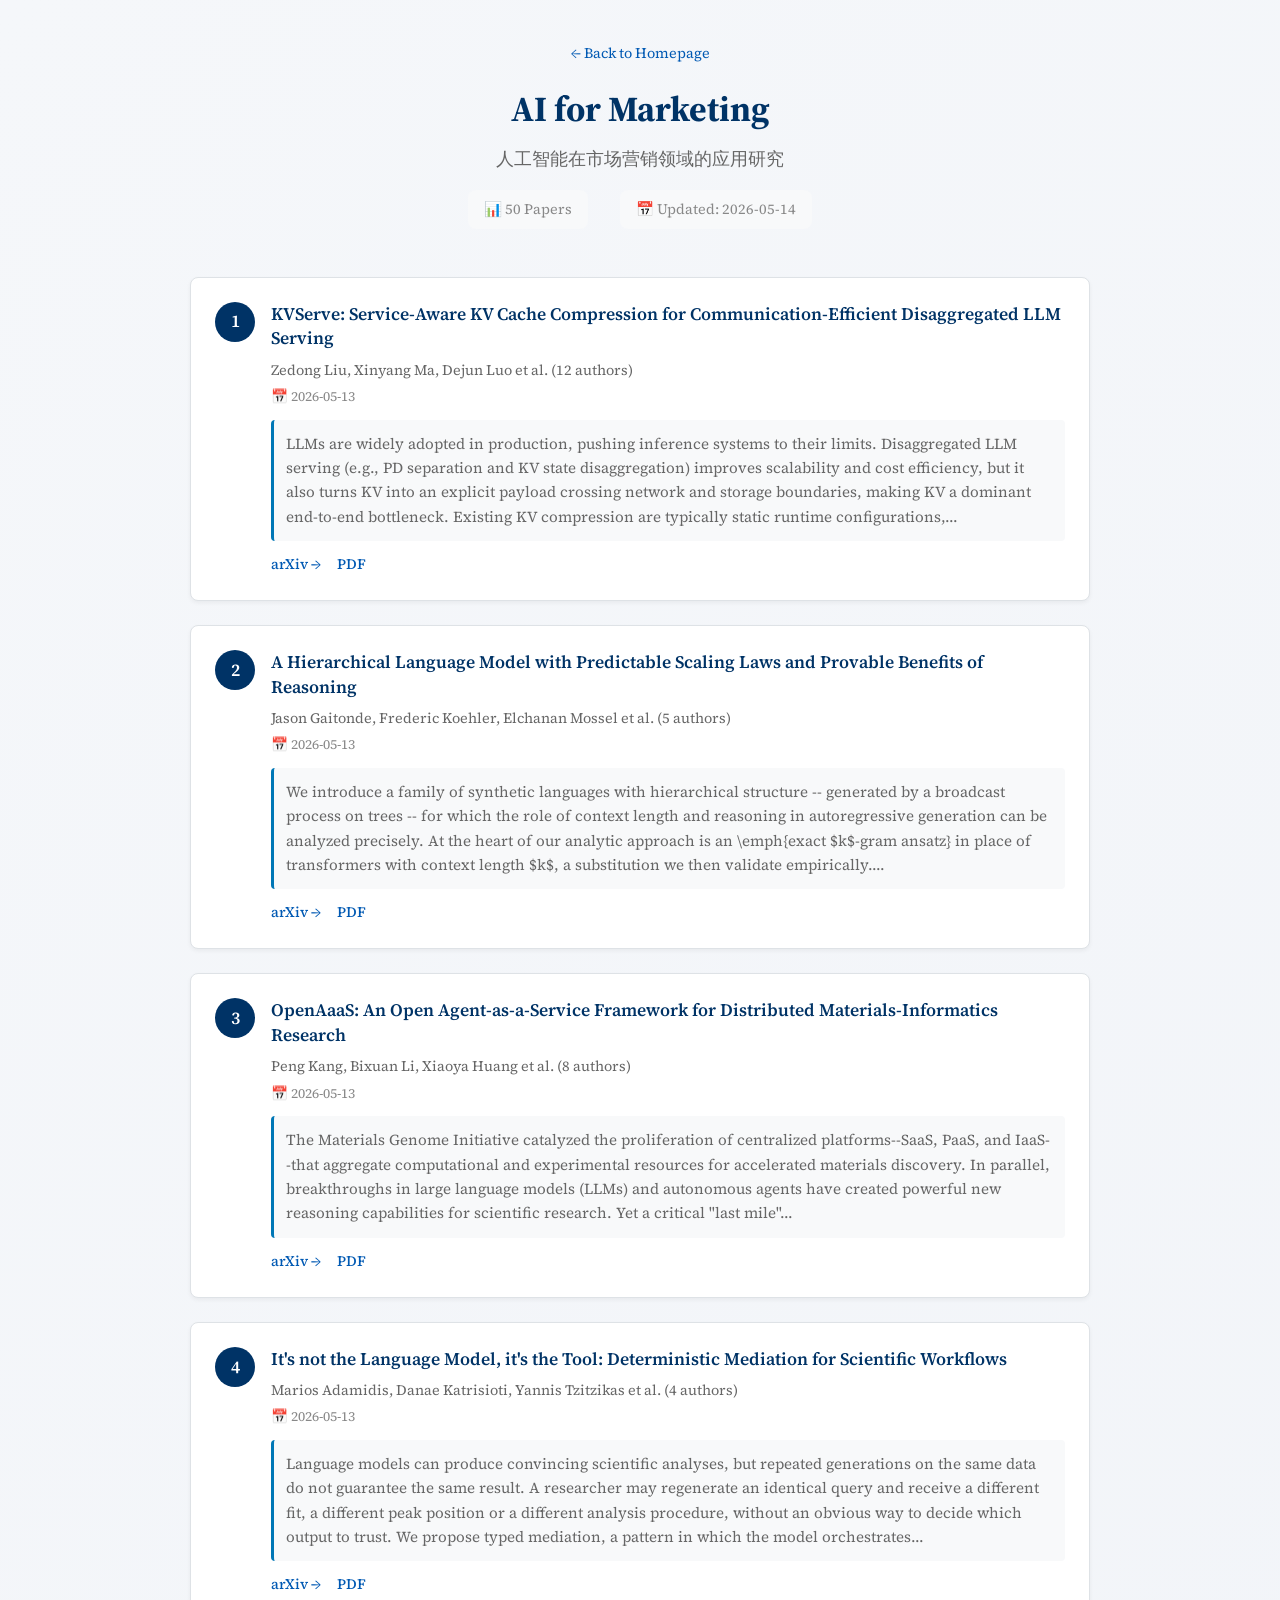
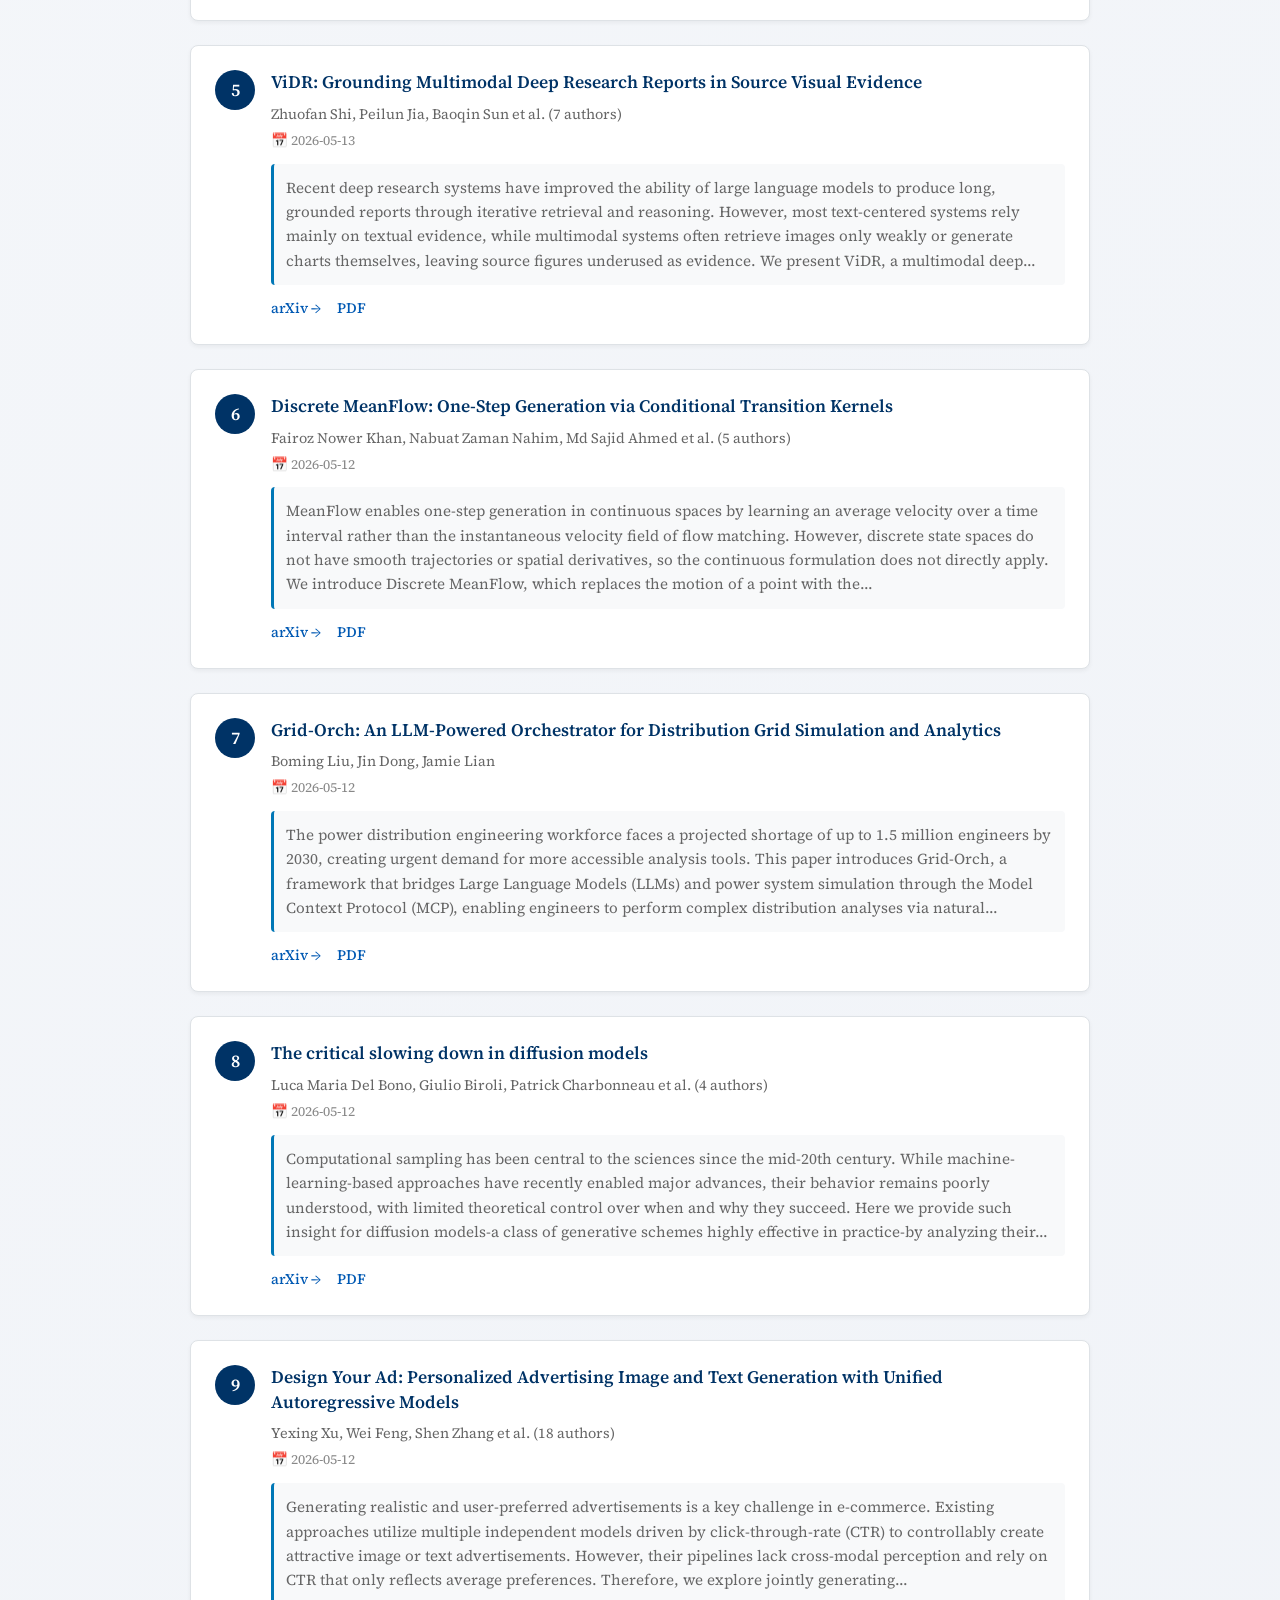
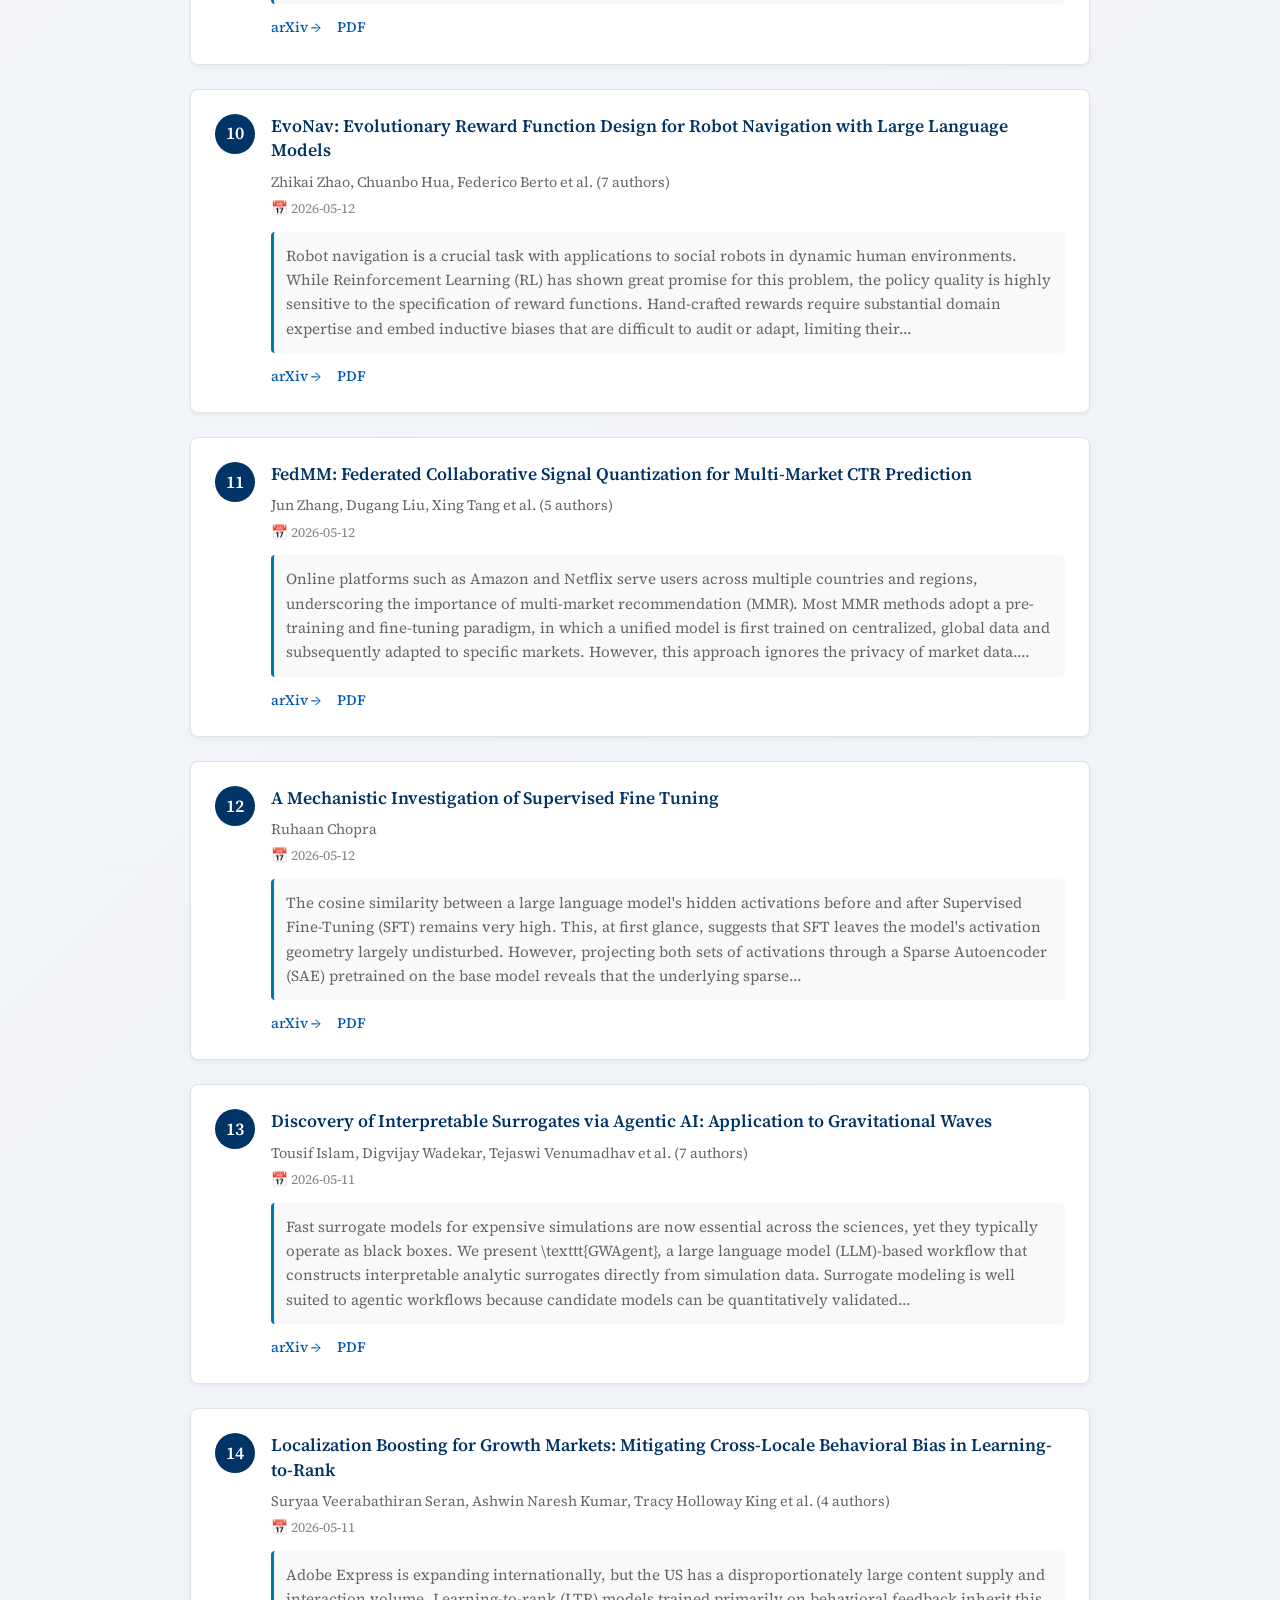
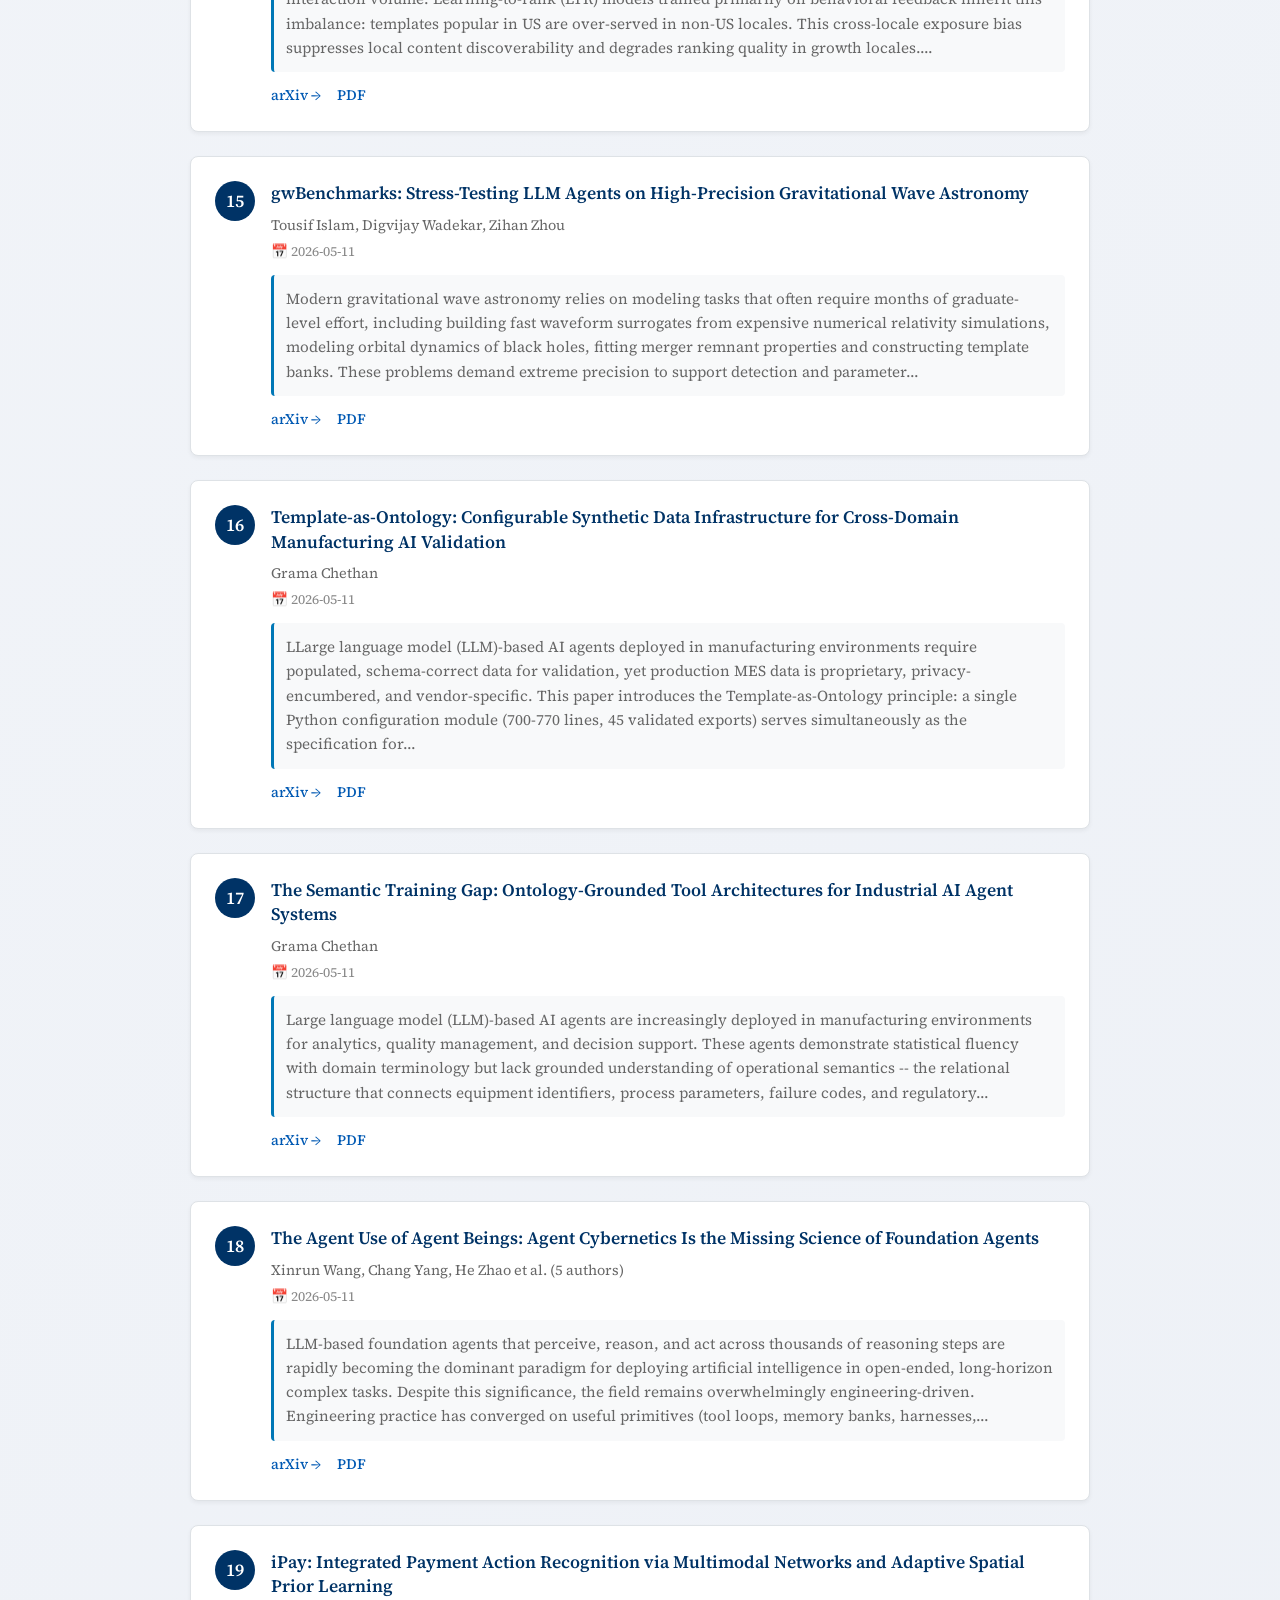
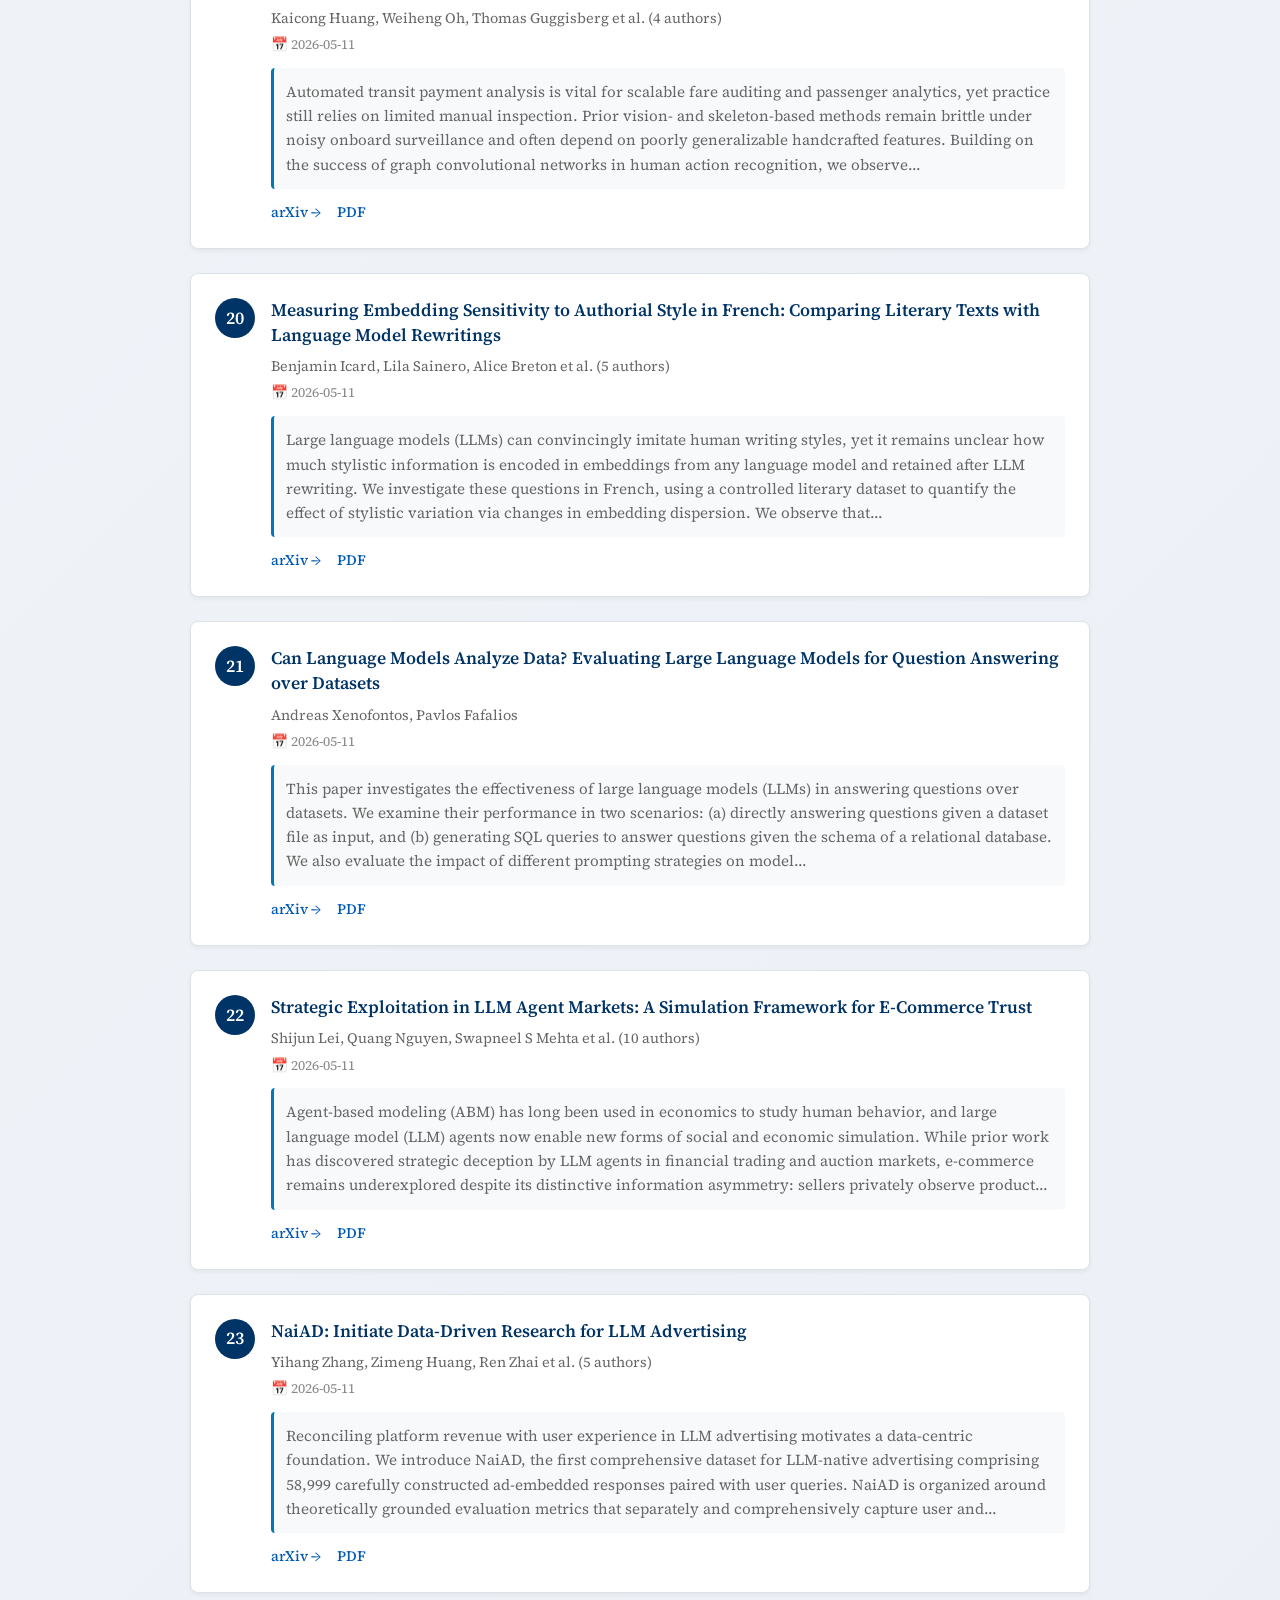
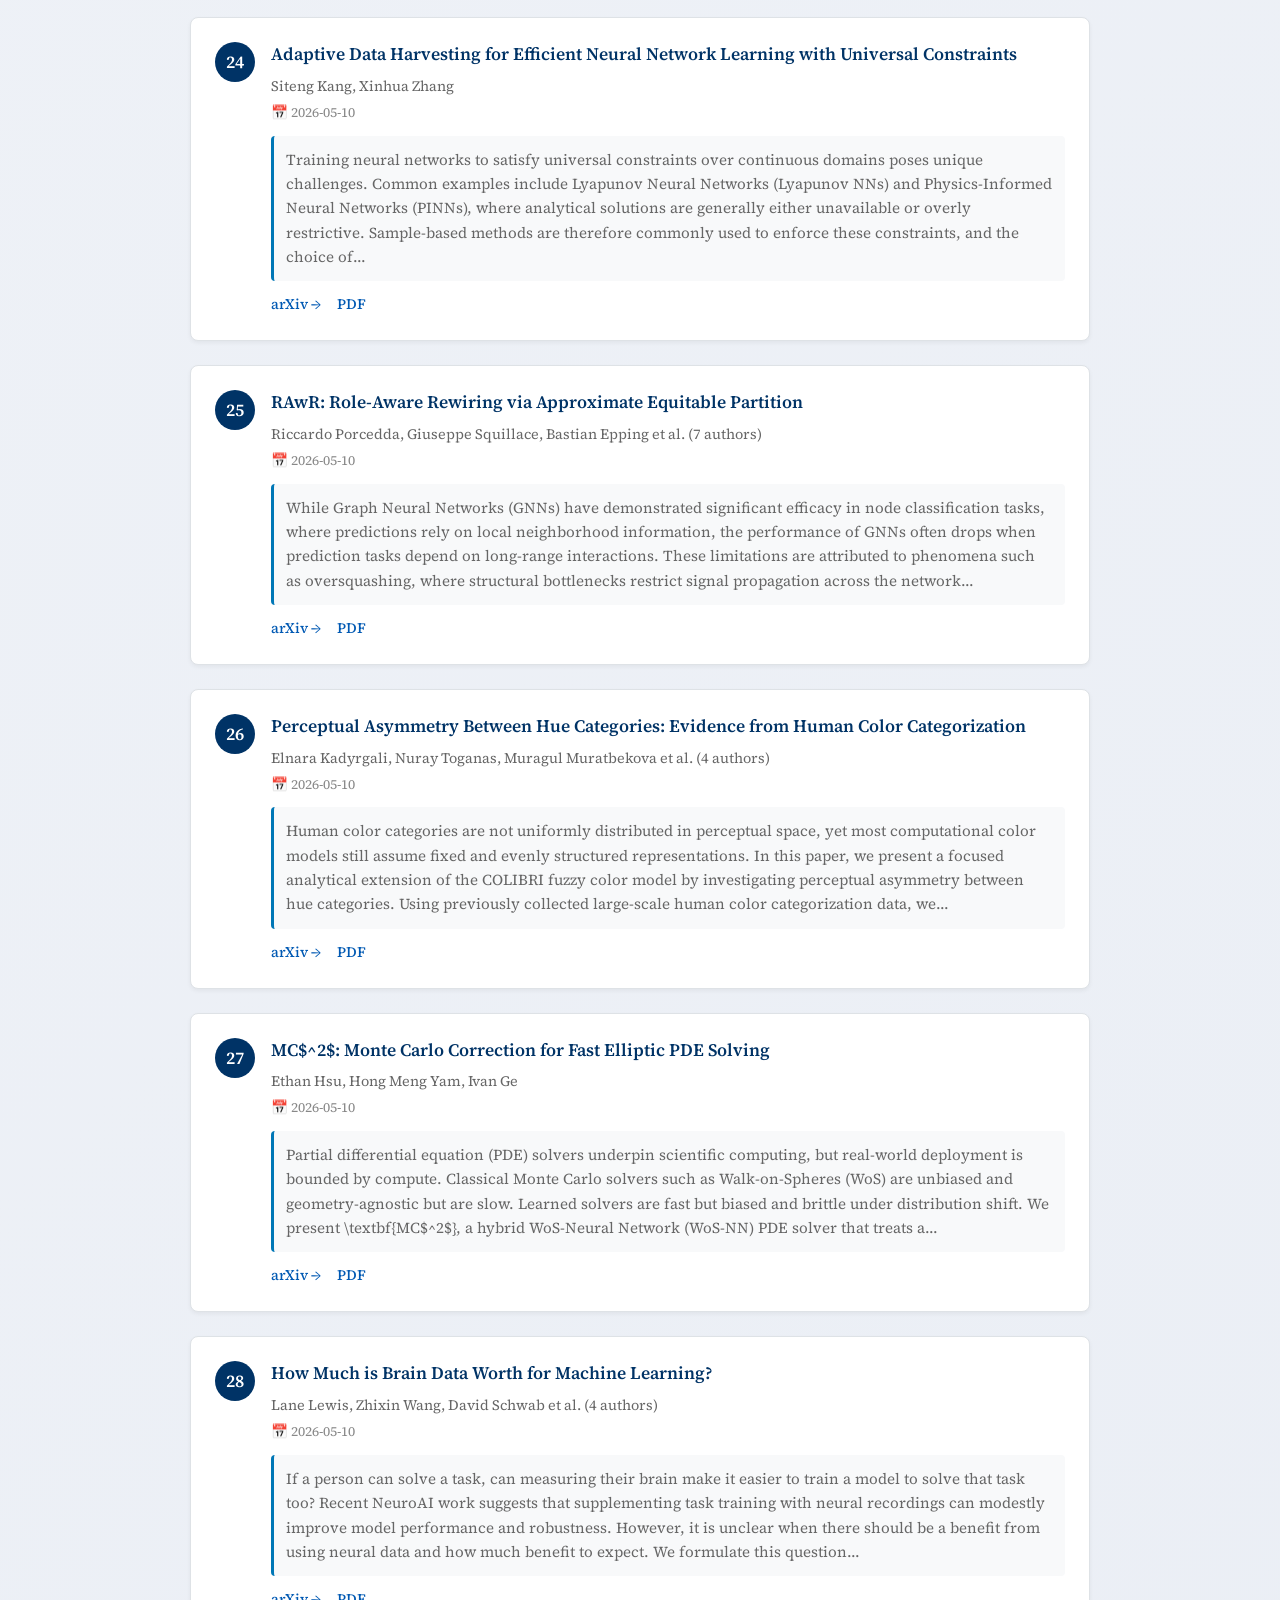
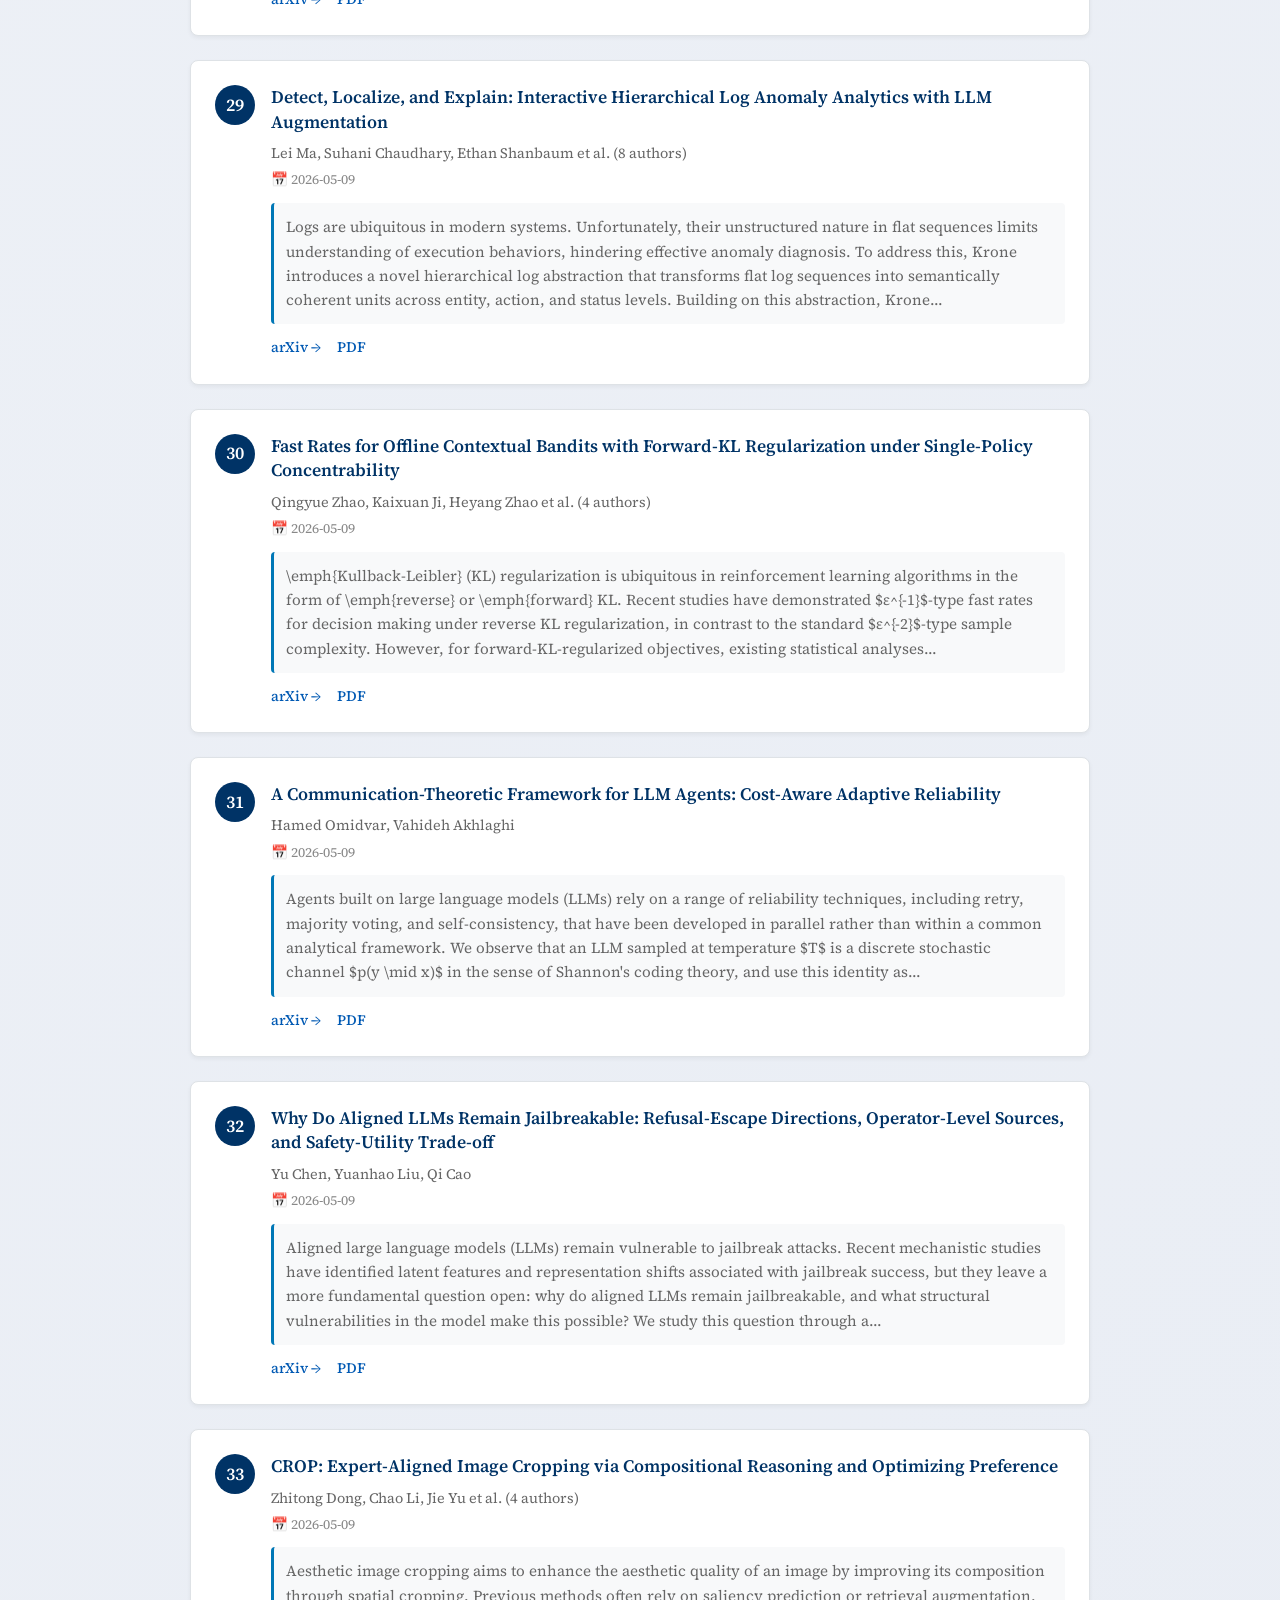
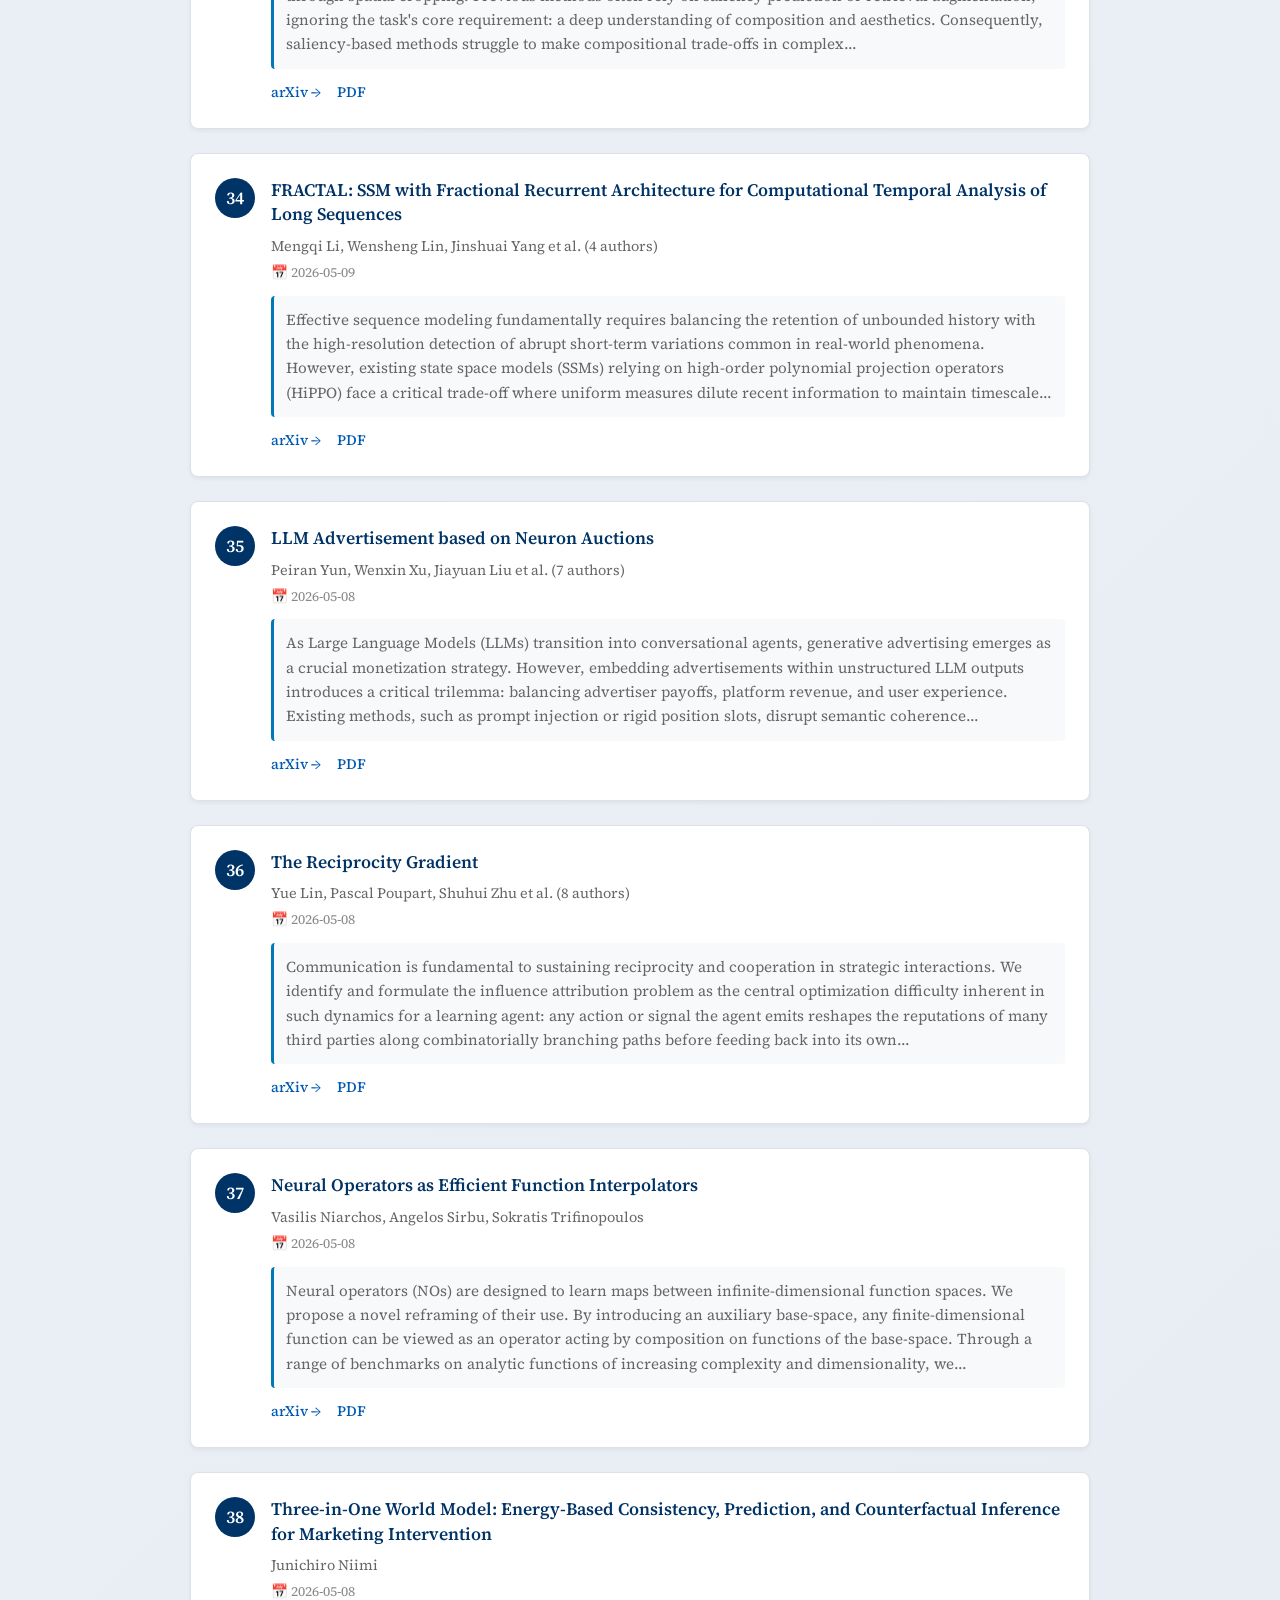
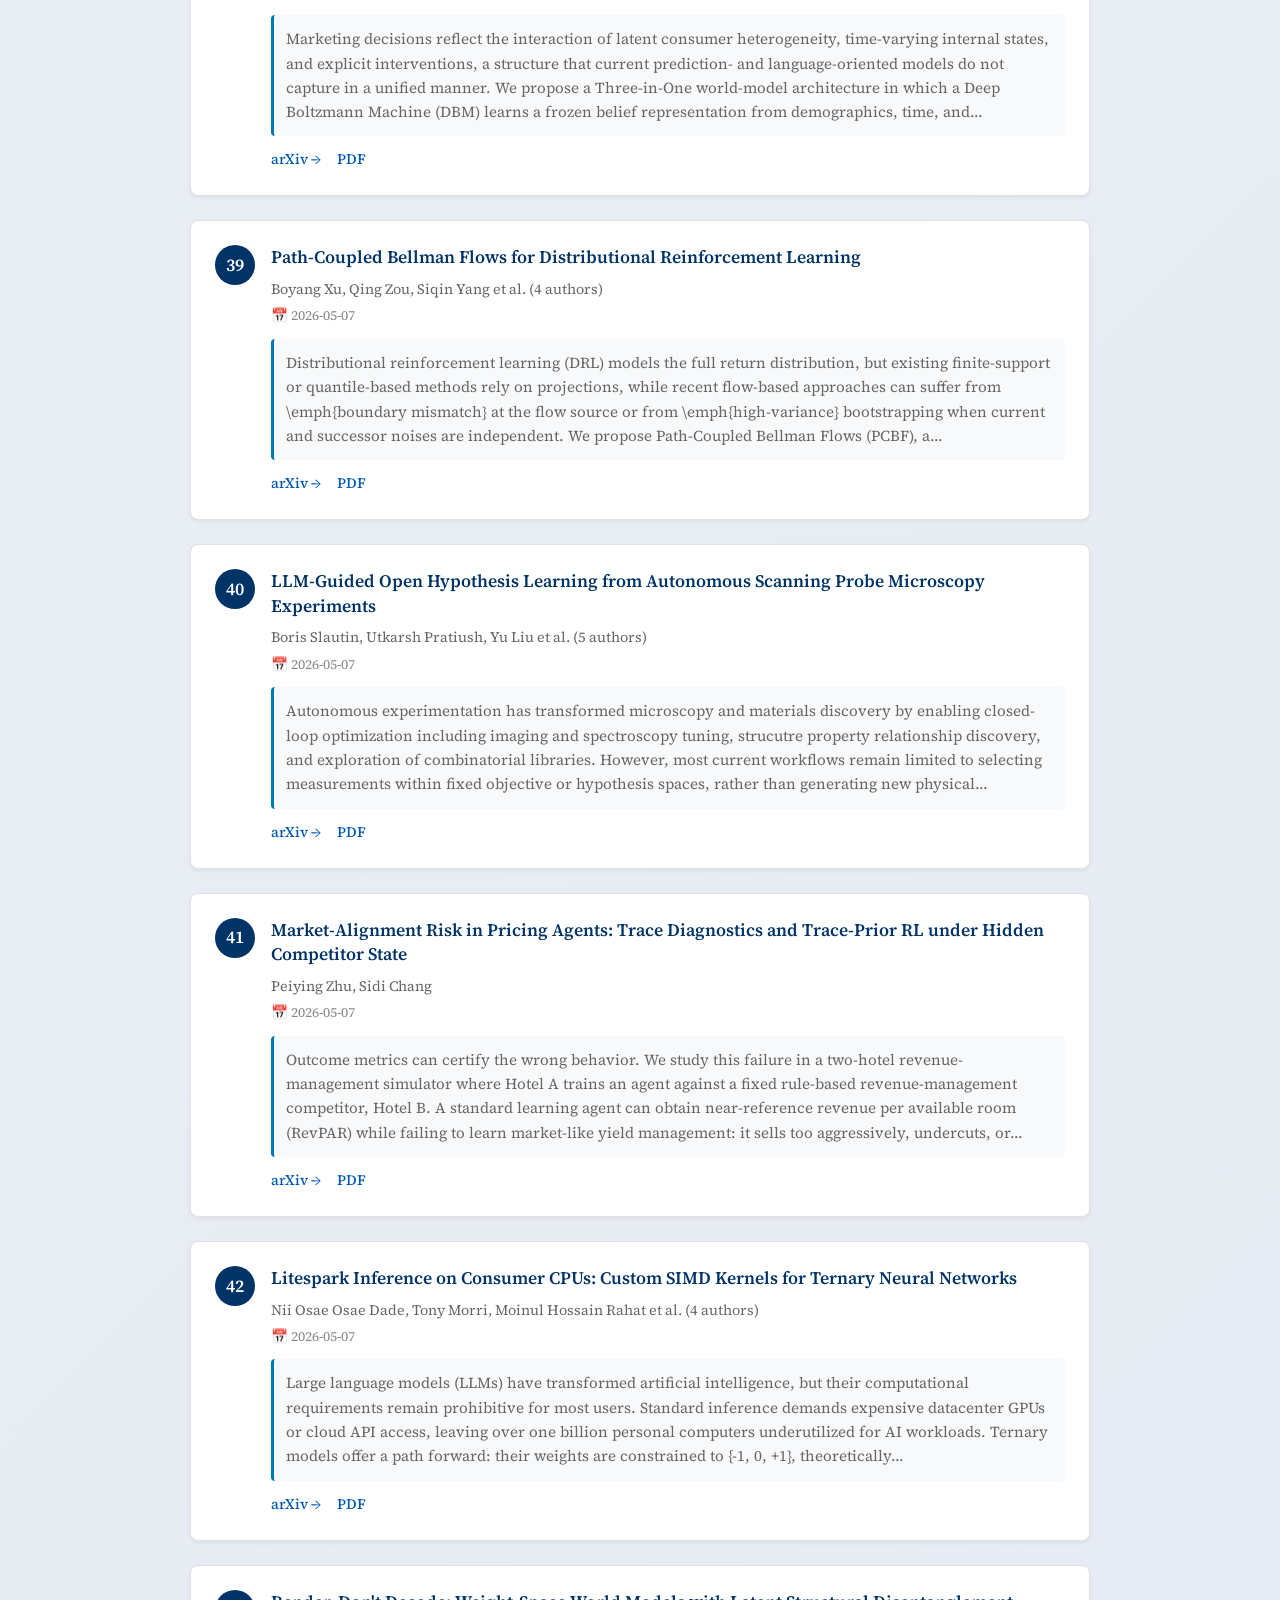
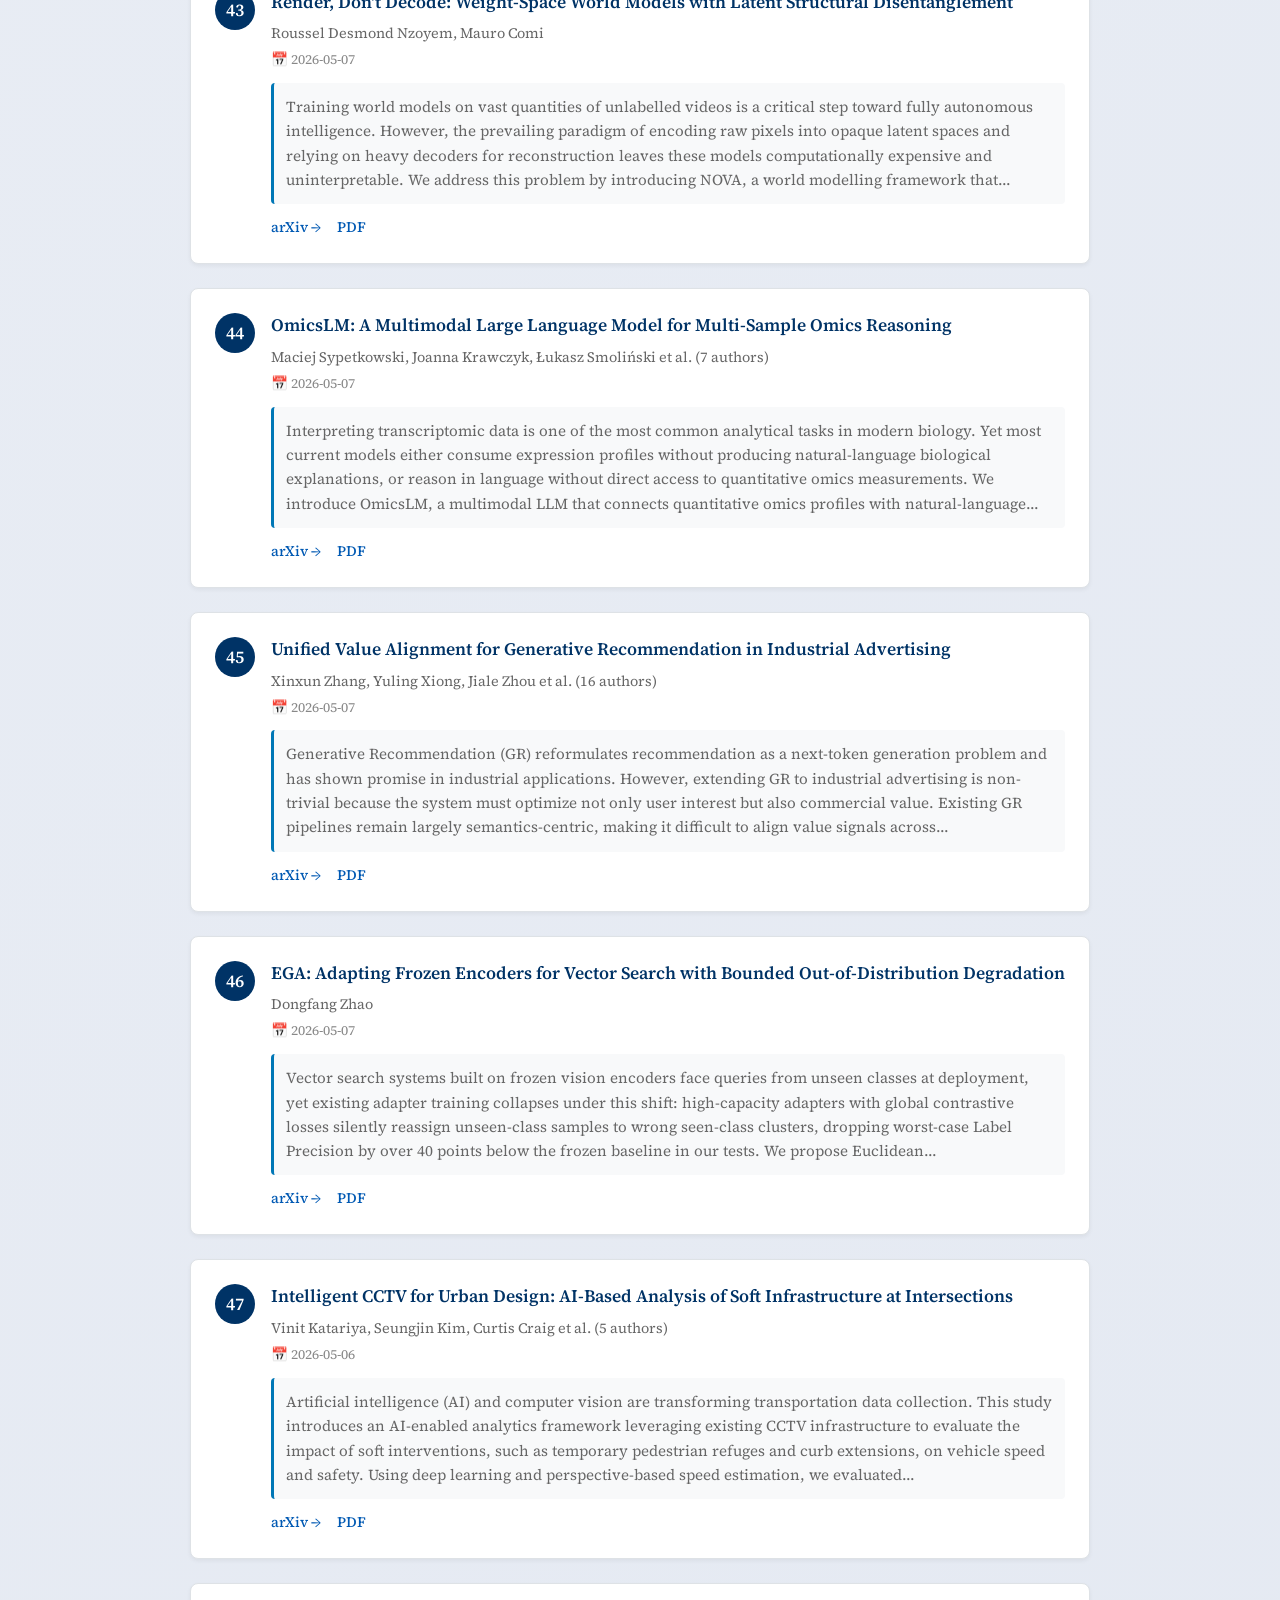
<file: ai-for-marketing.html>
<!DOCTYPE html>
<html lang="en">
<head>
  <meta charset="utf-8">
  <meta name="viewport" content="width=device-width, initial-scale=1.0">
  <title>AI for Marketing - Latest arXiv Papers</title>
  <link href="https://fonts.googleapis.com/css2?family=Source+Serif+4:ital,wght@0,400;600;1,400&family=Noto+Sans+SC:wght@400;500;700&display=swap" rel="stylesheet">
  <style>
    :root {
      --bg-primary: #ffffff;
      --bg-secondary: #f8f9fa;
      --bg-tertiary: #e9ecef;
      --primary: #003366;
      --secondary: #0059b3;
      --accent: #0077b6;
      --text-primary: #333333;
      --text-secondary: #666666;
      --text-tertiary: #888888;
      --border-light: #dee2e6;
      --shadow-sm: 0 2px 4px rgba(0,0,0,0.05);
      --shadow-md: 0 4px 8px rgba(0,0,0,0.1);
      --radius-sm: 4px;
      --radius-md: 8px;
    }
    * { margin: 0; padding: 0; box-sizing: border-box; }
    body {
      font-family: 'Source Serif 4', Georgia, serif;
      font-size: 16px;
      line-height: 1.6;
      color: var(--text-primary);
      background: linear-gradient(135deg, #f5f7fa 0%, #e4e9f2 100%);
      min-height: 100vh;
      padding: 40px 20px;
    }
    .container { max-width: 900px; margin: 0 auto; }
    .header { text-align: center; margin-bottom: 3rem; }
    .back-link { display: inline-block; color: var(--secondary); text-decoration: none; margin-bottom: 1rem; font-size: 0.9rem; }
    .back-link:hover { text-decoration: underline; }
    h1 { font-size: 2.2rem; color: var(--primary); margin-bottom: 0.5rem; }
    .subtitle { color: var(--text-secondary); font-size: 1.1rem; margin-bottom: 1rem; }
    .stats { display: flex; justify-content: center; gap: 2rem; margin-bottom: 1rem; }
    .stat { background: var(--bg-secondary); padding: 0.5rem 1rem; border-radius: var(--radius-md); font-size: 0.9rem; color: var(--text-tertiary); }
    .paper-card {
      background: var(--bg-primary); border-radius: var(--radius-md); box-shadow: var(--shadow-sm);
      margin-bottom: 1.5rem; padding: 1.5rem; display: flex; gap: 1rem;
      border: 1px solid var(--border-light); transition: box-shadow 0.2s ease;
    }
    .paper-card:hover { box-shadow: var(--shadow-md); }
    .paper-number {
      flex: 0 0 40px; width: 40px; height: 40px; background: var(--primary); color: white;
      border-radius: 50%; display: flex; align-items: center; justify-content: center;
      font-weight: 600; font-size: 1.1rem;
    }
    .paper-content { flex: 1; }
    .paper-title { color: var(--primary); text-decoration: none; font-weight: 600; font-size: 1.1rem; line-height: 1.4; display: block; margin-bottom: 0.5rem; }
    .paper-title:hover { text-decoration: underline; }
    .paper-authors { color: var(--text-secondary); font-size: 0.9rem; margin-bottom: 0.25rem; }
    .paper-date { color: var(--text-tertiary); font-size: 0.85rem; margin-bottom: 0.75rem; }
    .paper-abstract {
      color: var(--text-secondary); font-size: 0.95rem; line-height: 1.6; margin-bottom: 0.75rem;
      padding: 0.75rem; background: var(--bg-secondary); border-radius: var(--radius-sm);
      border-left: 3px solid var(--accent);
    }
    .paper-links { display: flex; gap: 1rem; }
    .paper-link { color: var(--secondary); text-decoration: none; font-size: 0.9rem; font-weight: 500; }
    .paper-link:hover { text-decoration: underline; }
    .footer { text-align: center; margin-top: 3rem; padding-top: 2rem; border-top: 1px solid var(--border-light); color: var(--text-tertiary); font-size: 0.9rem; }
  </style>
</head>
<body>
  <div class="container">
    <div class="header">
      <a href="index.html" class="back-link">← Back to Homepage</a>
      <h1>AI for Marketing</h1>
      <p class="subtitle">人工智能在市场营销领域的应用研究</p>
      <div class="stats">
        <span class="stat">📊 50 Papers</span>
        <span class="stat">📅 Updated: 2026-05-14</span>
      </div>
    </div>
    <div class="papers-list">

    <div class="paper-card">
      <div class="paper-number">1</div>
      <div class="paper-content">
        <a href="http://arxiv.org/abs/2605.13734v1" target="_blank" class="paper-title">KVServe: Service-Aware KV Cache Compression for Communication-Efficient Disaggregated LLM Serving</a>
        <div class="paper-authors">Zedong Liu, Xinyang Ma, Dejun Luo et al. (12 authors)</div>
        <div class="paper-date">📅 2026-05-13</div>
        <div class="paper-abstract">LLMs are widely adopted in production, pushing inference systems to their limits. Disaggregated LLM serving (e.g., PD separation and KV state disaggregation) improves scalability and cost efficiency, but it also turns KV into an explicit payload crossing network and storage boundaries, making KV a dominant end-to-end bottleneck. Existing KV compression are typically static runtime configurations,...</div>
        <div class="paper-links">
          <a href="http://arxiv.org/abs/2605.13734v1" target="_blank" class="paper-link">arXiv →</a>
          <a href="https://arxiv.org/pdf/2605.13734v1" target="_blank" class="paper-link">PDF</a>
        </div>
      </div>
    </div>

    <div class="paper-card">
      <div class="paper-number">2</div>
      <div class="paper-content">
        <a href="http://arxiv.org/abs/2605.13687v1" target="_blank" class="paper-title">A Hierarchical Language Model with Predictable Scaling Laws and Provable Benefits of Reasoning</a>
        <div class="paper-authors">Jason Gaitonde, Frederic Koehler, Elchanan Mossel et al. (5 authors)</div>
        <div class="paper-date">📅 2026-05-13</div>
        <div class="paper-abstract">We introduce a family of synthetic languages with hierarchical structure -- generated by a broadcast process on trees -- for which the role of context length and reasoning in autoregressive generation can be analyzed precisely. At the heart of our analytic approach is an \emph{exact $k$-gram ansatz} in place of transformers with context length $k$, a substitution we then validate empirically....</div>
        <div class="paper-links">
          <a href="http://arxiv.org/abs/2605.13687v1" target="_blank" class="paper-link">arXiv →</a>
          <a href="https://arxiv.org/pdf/2605.13687v1" target="_blank" class="paper-link">PDF</a>
        </div>
      </div>
    </div>

    <div class="paper-card">
      <div class="paper-number">3</div>
      <div class="paper-content">
        <a href="http://arxiv.org/abs/2605.13618v1" target="_blank" class="paper-title">OpenAaaS: An Open Agent-as-a-Service Framework for Distributed Materials-Informatics Research</a>
        <div class="paper-authors">Peng Kang, Bixuan Li, Xiaoya Huang et al. (8 authors)</div>
        <div class="paper-date">📅 2026-05-13</div>
        <div class="paper-abstract">The Materials Genome Initiative catalyzed the proliferation of centralized platforms--SaaS, PaaS, and IaaS--that aggregate computational and experimental resources for accelerated materials discovery. In parallel, breakthroughs in large language models (LLMs) and autonomous agents have created powerful new reasoning capabilities for scientific research. Yet a critical &quot;last mile&quot;...</div>
        <div class="paper-links">
          <a href="http://arxiv.org/abs/2605.13618v1" target="_blank" class="paper-link">arXiv →</a>
          <a href="https://arxiv.org/pdf/2605.13618v1" target="_blank" class="paper-link">PDF</a>
        </div>
      </div>
    </div>

    <div class="paper-card">
      <div class="paper-number">4</div>
      <div class="paper-content">
        <a href="http://arxiv.org/abs/2605.13245v1" target="_blank" class="paper-title">It&#x27;s not the Language Model, it&#x27;s the Tool: Deterministic Mediation for Scientific Workflows</a>
        <div class="paper-authors">Marios Adamidis, Danae Katrisioti, Yannis Tzitzikas et al. (4 authors)</div>
        <div class="paper-date">📅 2026-05-13</div>
        <div class="paper-abstract">Language models can produce convincing scientific analyses, but repeated generations on the same data do not guarantee the same result. A researcher may regenerate an identical query and receive a different fit, a different peak position or a different analysis procedure, without an obvious way to decide which output to trust. We propose typed mediation, a pattern in which the model orchestrates...</div>
        <div class="paper-links">
          <a href="http://arxiv.org/abs/2605.13245v1" target="_blank" class="paper-link">arXiv →</a>
          <a href="https://arxiv.org/pdf/2605.13245v1" target="_blank" class="paper-link">PDF</a>
        </div>
      </div>
    </div>

    <div class="paper-card">
      <div class="paper-number">5</div>
      <div class="paper-content">
        <a href="http://arxiv.org/abs/2605.13034v1" target="_blank" class="paper-title">ViDR: Grounding Multimodal Deep Research Reports in Source Visual Evidence</a>
        <div class="paper-authors">Zhuofan Shi, Peilun Jia, Baoqin Sun et al. (7 authors)</div>
        <div class="paper-date">📅 2026-05-13</div>
        <div class="paper-abstract">Recent deep research systems have improved the ability of large language models to produce long, grounded reports through iterative retrieval and reasoning. However, most text-centered systems rely mainly on textual evidence, while multimodal systems often retrieve images only weakly or generate charts themselves, leaving source figures underused as evidence. We present ViDR, a multimodal deep...</div>
        <div class="paper-links">
          <a href="http://arxiv.org/abs/2605.13034v1" target="_blank" class="paper-link">arXiv →</a>
          <a href="https://arxiv.org/pdf/2605.13034v1" target="_blank" class="paper-link">PDF</a>
        </div>
      </div>
    </div>

    <div class="paper-card">
      <div class="paper-number">6</div>
      <div class="paper-content">
        <a href="http://arxiv.org/abs/2605.12805v1" target="_blank" class="paper-title">Discrete MeanFlow: One-Step Generation via Conditional Transition Kernels</a>
        <div class="paper-authors">Fairoz Nower Khan, Nabuat Zaman Nahim, Md Sajid Ahmed et al. (5 authors)</div>
        <div class="paper-date">📅 2026-05-12</div>
        <div class="paper-abstract">MeanFlow enables one-step generation in continuous spaces by learning an average velocity over a time interval rather than the instantaneous velocity field of flow matching. However, discrete state spaces do not have smooth trajectories or spatial derivatives, so the continuous formulation does not directly apply. We introduce Discrete MeanFlow, which replaces the motion of a point with the...</div>
        <div class="paper-links">
          <a href="http://arxiv.org/abs/2605.12805v1" target="_blank" class="paper-link">arXiv →</a>
          <a href="https://arxiv.org/pdf/2605.12805v1" target="_blank" class="paper-link">PDF</a>
        </div>
      </div>
    </div>

    <div class="paper-card">
      <div class="paper-number">7</div>
      <div class="paper-content">
        <a href="http://arxiv.org/abs/2605.12728v1" target="_blank" class="paper-title">Grid-Orch: An LLM-Powered Orchestrator for Distribution Grid Simulation and Analytics</a>
        <div class="paper-authors">Boming Liu, Jin Dong, Jamie Lian</div>
        <div class="paper-date">📅 2026-05-12</div>
        <div class="paper-abstract">The power distribution engineering workforce faces a projected shortage of up to 1.5 million engineers by 2030, creating urgent demand for more accessible analysis tools. This paper introduces Grid-Orch, a framework that bridges Large Language Models (LLMs) and power system simulation through the Model Context Protocol (MCP), enabling engineers to perform complex distribution analyses via natural...</div>
        <div class="paper-links">
          <a href="http://arxiv.org/abs/2605.12728v1" target="_blank" class="paper-link">arXiv →</a>
          <a href="https://arxiv.org/pdf/2605.12728v1" target="_blank" class="paper-link">PDF</a>
        </div>
      </div>
    </div>

    <div class="paper-card">
      <div class="paper-number">8</div>
      <div class="paper-content">
        <a href="http://arxiv.org/abs/2605.12597v1" target="_blank" class="paper-title">The critical slowing down in diffusion models</a>
        <div class="paper-authors">Luca Maria Del Bono, Giulio Biroli, Patrick Charbonneau et al. (4 authors)</div>
        <div class="paper-date">📅 2026-05-12</div>
        <div class="paper-abstract">Computational sampling has been central to the sciences since the mid-20th century. While machine-learning-based approaches have recently enabled major advances, their behavior remains poorly understood, with limited theoretical control over when and why they succeed. Here we provide such insight for diffusion models-a class of generative schemes highly effective in practice-by analyzing their...</div>
        <div class="paper-links">
          <a href="http://arxiv.org/abs/2605.12597v1" target="_blank" class="paper-link">arXiv →</a>
          <a href="https://arxiv.org/pdf/2605.12597v1" target="_blank" class="paper-link">PDF</a>
        </div>
      </div>
    </div>

    <div class="paper-card">
      <div class="paper-number">9</div>
      <div class="paper-content">
        <a href="http://arxiv.org/abs/2605.12138v1" target="_blank" class="paper-title">Design Your Ad: Personalized Advertising Image and Text Generation with Unified Autoregressive Models</a>
        <div class="paper-authors">Yexing Xu, Wei Feng, Shen Zhang et al. (18 authors)</div>
        <div class="paper-date">📅 2026-05-12</div>
        <div class="paper-abstract">Generating realistic and user-preferred advertisements is a key challenge in e-commerce. Existing approaches utilize multiple independent models driven by click-through-rate (CTR) to controllably create attractive image or text advertisements. However, their pipelines lack cross-modal perception and rely on CTR that only reflects average preferences. Therefore, we explore jointly generating...</div>
        <div class="paper-links">
          <a href="http://arxiv.org/abs/2605.12138v1" target="_blank" class="paper-link">arXiv →</a>
          <a href="https://arxiv.org/pdf/2605.12138v1" target="_blank" class="paper-link">PDF</a>
        </div>
      </div>
    </div>

    <div class="paper-card">
      <div class="paper-number">10</div>
      <div class="paper-content">
        <a href="http://arxiv.org/abs/2605.11859v1" target="_blank" class="paper-title">EvoNav: Evolutionary Reward Function Design for Robot Navigation with Large Language Models</a>
        <div class="paper-authors">Zhikai Zhao, Chuanbo Hua, Federico Berto et al. (7 authors)</div>
        <div class="paper-date">📅 2026-05-12</div>
        <div class="paper-abstract">Robot navigation is a crucial task with applications to social robots in dynamic human environments. While Reinforcement Learning (RL) has shown great promise for this problem, the policy quality is highly sensitive to the specification of reward functions. Hand-crafted rewards require substantial domain expertise and embed inductive biases that are difficult to audit or adapt, limiting their...</div>
        <div class="paper-links">
          <a href="http://arxiv.org/abs/2605.11859v1" target="_blank" class="paper-link">arXiv →</a>
          <a href="https://arxiv.org/pdf/2605.11859v1" target="_blank" class="paper-link">PDF</a>
        </div>
      </div>
    </div>

    <div class="paper-card">
      <div class="paper-number">11</div>
      <div class="paper-content">
        <a href="http://arxiv.org/abs/2605.11433v1" target="_blank" class="paper-title">FedMM: Federated Collaborative Signal Quantization for Multi-Market CTR Prediction</a>
        <div class="paper-authors">Jun Zhang, Dugang Liu, Xing Tang et al. (5 authors)</div>
        <div class="paper-date">📅 2026-05-12</div>
        <div class="paper-abstract">Online platforms such as Amazon and Netflix serve users across multiple countries and regions, underscoring the importance of multi-market recommendation (MMR). Most MMR methods adopt a pre-training and fine-tuning paradigm, in which a unified model is first trained on centralized, global data and subsequently adapted to specific markets. However, this approach ignores the privacy of market data....</div>
        <div class="paper-links">
          <a href="http://arxiv.org/abs/2605.11433v1" target="_blank" class="paper-link">arXiv →</a>
          <a href="https://arxiv.org/pdf/2605.11433v1" target="_blank" class="paper-link">PDF</a>
        </div>
      </div>
    </div>

    <div class="paper-card">
      <div class="paper-number">12</div>
      <div class="paper-content">
        <a href="http://arxiv.org/abs/2605.11426v1" target="_blank" class="paper-title">A Mechanistic Investigation of Supervised Fine Tuning</a>
        <div class="paper-authors">Ruhaan Chopra</div>
        <div class="paper-date">📅 2026-05-12</div>
        <div class="paper-abstract">The cosine similarity between a large language model&#x27;s hidden activations before and after Supervised Fine-Tuning (SFT) remains very high. This, at first glance, suggests that SFT leaves the model&#x27;s activation geometry largely undisturbed. However, projecting both sets of activations through a Sparse Autoencoder (SAE) pretrained on the base model reveals that the underlying sparse...</div>
        <div class="paper-links">
          <a href="http://arxiv.org/abs/2605.11426v1" target="_blank" class="paper-link">arXiv →</a>
          <a href="https://arxiv.org/pdf/2605.11426v1" target="_blank" class="paper-link">PDF</a>
        </div>
      </div>
    </div>

    <div class="paper-card">
      <div class="paper-number">13</div>
      <div class="paper-content">
        <a href="http://arxiv.org/abs/2605.11280v1" target="_blank" class="paper-title">Discovery of Interpretable Surrogates via Agentic AI: Application to Gravitational Waves</a>
        <div class="paper-authors">Tousif Islam, Digvijay Wadekar, Tejaswi Venumadhav et al. (7 authors)</div>
        <div class="paper-date">📅 2026-05-11</div>
        <div class="paper-abstract">Fast surrogate models for expensive simulations are now essential across the sciences, yet they typically operate as black boxes. We present \texttt{GWAgent}, a large language model (LLM)-based workflow that constructs interpretable analytic surrogates directly from simulation data. Surrogate modeling is well suited to agentic workflows because candidate models can be quantitatively validated...</div>
        <div class="paper-links">
          <a href="http://arxiv.org/abs/2605.11280v1" target="_blank" class="paper-link">arXiv →</a>
          <a href="https://arxiv.org/pdf/2605.11280v1" target="_blank" class="paper-link">PDF</a>
        </div>
      </div>
    </div>

    <div class="paper-card">
      <div class="paper-number">14</div>
      <div class="paper-content">
        <a href="http://arxiv.org/abs/2605.11272v1" target="_blank" class="paper-title">Localization Boosting for Growth Markets: Mitigating Cross-Locale Behavioral Bias in Learning-to-Rank</a>
        <div class="paper-authors">Suryaa Veerabathiran Seran, Ashwin Naresh Kumar, Tracy Holloway King et al. (4 authors)</div>
        <div class="paper-date">📅 2026-05-11</div>
        <div class="paper-abstract">Adobe Express is expanding internationally, but the US has a disproportionately large content supply and interaction volume. Learning-to-rank (LTR) models trained primarily on behavioral feedback inherit this imbalance: templates popular in US are over-served in non-US locales. This cross-locale exposure bias suppresses local content discoverability and degrades ranking quality in growth locales....</div>
        <div class="paper-links">
          <a href="http://arxiv.org/abs/2605.11272v1" target="_blank" class="paper-link">arXiv →</a>
          <a href="https://arxiv.org/pdf/2605.11272v1" target="_blank" class="paper-link">PDF</a>
        </div>
      </div>
    </div>

    <div class="paper-card">
      <div class="paper-number">15</div>
      <div class="paper-content">
        <a href="http://arxiv.org/abs/2605.11269v1" target="_blank" class="paper-title">gwBenchmarks: Stress-Testing LLM Agents on High-Precision Gravitational Wave Astronomy</a>
        <div class="paper-authors">Tousif Islam, Digvijay Wadekar, Zihan Zhou</div>
        <div class="paper-date">📅 2026-05-11</div>
        <div class="paper-abstract">Modern gravitational wave astronomy relies on modeling tasks that often require months of graduate-level effort, including building fast waveform surrogates from expensive numerical relativity simulations, modeling orbital dynamics of black holes, fitting merger remnant properties and constructing template banks. These problems demand extreme precision to support detection and parameter...</div>
        <div class="paper-links">
          <a href="http://arxiv.org/abs/2605.11269v1" target="_blank" class="paper-link">arXiv →</a>
          <a href="https://arxiv.org/pdf/2605.11269v1" target="_blank" class="paper-link">PDF</a>
        </div>
      </div>
    </div>

    <div class="paper-card">
      <div class="paper-number">16</div>
      <div class="paper-content">
        <a href="http://arxiv.org/abs/2605.11259v1" target="_blank" class="paper-title">Template-as-Ontology: Configurable Synthetic Data Infrastructure for Cross-Domain Manufacturing AI Validation</a>
        <div class="paper-authors">Grama Chethan</div>
        <div class="paper-date">📅 2026-05-11</div>
        <div class="paper-abstract">LLarge language model (LLM)-based AI agents deployed in manufacturing environments require populated, schema-correct data for validation, yet production MES data is proprietary, privacy-encumbered, and vendor-specific. This paper introduces the Template-as-Ontology principle: a single Python configuration module (700-770 lines, 45 validated exports) serves simultaneously as the specification for...</div>
        <div class="paper-links">
          <a href="http://arxiv.org/abs/2605.11259v1" target="_blank" class="paper-link">arXiv →</a>
          <a href="https://arxiv.org/pdf/2605.11259v1" target="_blank" class="paper-link">PDF</a>
        </div>
      </div>
    </div>

    <div class="paper-card">
      <div class="paper-number">17</div>
      <div class="paper-content">
        <a href="http://arxiv.org/abs/2605.11234v1" target="_blank" class="paper-title">The Semantic Training Gap: Ontology-Grounded Tool Architectures for Industrial AI Agent Systems</a>
        <div class="paper-authors">Grama Chethan</div>
        <div class="paper-date">📅 2026-05-11</div>
        <div class="paper-abstract">Large language model (LLM)-based AI agents are increasingly deployed in manufacturing environments for analytics, quality management, and decision support. These agents demonstrate statistical fluency with domain terminology but lack grounded understanding of operational semantics -- the relational structure that connects equipment identifiers, process parameters, failure codes, and regulatory...</div>
        <div class="paper-links">
          <a href="http://arxiv.org/abs/2605.11234v1" target="_blank" class="paper-link">arXiv →</a>
          <a href="https://arxiv.org/pdf/2605.11234v1" target="_blank" class="paper-link">PDF</a>
        </div>
      </div>
    </div>

    <div class="paper-card">
      <div class="paper-number">18</div>
      <div class="paper-content">
        <a href="http://arxiv.org/abs/2605.10754v1" target="_blank" class="paper-title">The Agent Use of Agent Beings: Agent Cybernetics Is the Missing Science of Foundation Agents</a>
        <div class="paper-authors">Xinrun Wang, Chang Yang, He Zhao et al. (5 authors)</div>
        <div class="paper-date">📅 2026-05-11</div>
        <div class="paper-abstract">LLM-based foundation agents that perceive, reason, and act across thousands of reasoning steps are rapidly becoming the dominant paradigm for deploying artificial intelligence in open-ended, long-horizon complex tasks. Despite this significance, the field remains overwhelmingly engineering-driven. Engineering practice has converged on useful primitives (tool loops, memory banks, harnesses,...</div>
        <div class="paper-links">
          <a href="http://arxiv.org/abs/2605.10754v1" target="_blank" class="paper-link">arXiv →</a>
          <a href="https://arxiv.org/pdf/2605.10754v1" target="_blank" class="paper-link">PDF</a>
        </div>
      </div>
    </div>

    <div class="paper-card">
      <div class="paper-number">19</div>
      <div class="paper-content">
        <a href="http://arxiv.org/abs/2605.10732v1" target="_blank" class="paper-title">iPay: Integrated Payment Action Recognition via Multimodal Networks and Adaptive Spatial Prior Learning</a>
        <div class="paper-authors">Kaicong Huang, Weiheng Oh, Thomas Guggisberg et al. (4 authors)</div>
        <div class="paper-date">📅 2026-05-11</div>
        <div class="paper-abstract">Automated transit payment analysis is vital for scalable fare auditing and passenger analytics, yet practice still relies on limited manual inspection. Prior vision- and skeleton-based methods remain brittle under noisy onboard surveillance and often depend on poorly generalizable handcrafted features. Building on the success of graph convolutional networks in human action recognition, we observe...</div>
        <div class="paper-links">
          <a href="http://arxiv.org/abs/2605.10732v1" target="_blank" class="paper-link">arXiv →</a>
          <a href="https://arxiv.org/pdf/2605.10732v1" target="_blank" class="paper-link">PDF</a>
        </div>
      </div>
    </div>

    <div class="paper-card">
      <div class="paper-number">20</div>
      <div class="paper-content">
        <a href="http://arxiv.org/abs/2605.10606v1" target="_blank" class="paper-title">Measuring Embedding Sensitivity to Authorial Style in French: Comparing Literary Texts with Language Model Rewritings</a>
        <div class="paper-authors">Benjamin Icard, Lila Sainero, Alice Breton et al. (5 authors)</div>
        <div class="paper-date">📅 2026-05-11</div>
        <div class="paper-abstract">Large language models (LLMs) can convincingly imitate human writing styles, yet it remains unclear how much stylistic information is encoded in embeddings from any language model and retained after LLM rewriting. We investigate these questions in French, using a controlled literary dataset to quantify the effect of stylistic variation via changes in embedding dispersion. We observe that...</div>
        <div class="paper-links">
          <a href="http://arxiv.org/abs/2605.10606v1" target="_blank" class="paper-link">arXiv →</a>
          <a href="https://arxiv.org/pdf/2605.10606v1" target="_blank" class="paper-link">PDF</a>
        </div>
      </div>
    </div>

    <div class="paper-card">
      <div class="paper-number">21</div>
      <div class="paper-content">
        <a href="http://arxiv.org/abs/2605.10419v1" target="_blank" class="paper-title">Can Language Models Analyze Data? Evaluating Large Language Models for Question Answering over Datasets</a>
        <div class="paper-authors">Andreas Xenofontos, Pavlos Fafalios</div>
        <div class="paper-date">📅 2026-05-11</div>
        <div class="paper-abstract">This paper investigates the effectiveness of large language models (LLMs) in answering questions over datasets. We examine their performance in two scenarios: (a) directly answering questions given a dataset file as input, and (b) generating SQL queries to answer questions given the schema of a relational database. We also evaluate the impact of different prompting strategies on model...</div>
        <div class="paper-links">
          <a href="http://arxiv.org/abs/2605.10419v1" target="_blank" class="paper-link">arXiv →</a>
          <a href="https://arxiv.org/pdf/2605.10419v1" target="_blank" class="paper-link">PDF</a>
        </div>
      </div>
    </div>

    <div class="paper-card">
      <div class="paper-number">22</div>
      <div class="paper-content">
        <a href="http://arxiv.org/abs/2605.10059v1" target="_blank" class="paper-title">Strategic Exploitation in LLM Agent Markets: A Simulation Framework for E-Commerce Trust</a>
        <div class="paper-authors">Shijun Lei, Quang Nguyen, Swapneel S Mehta et al. (10 authors)</div>
        <div class="paper-date">📅 2026-05-11</div>
        <div class="paper-abstract">Agent-based modeling (ABM) has long been used in economics to study human behavior, and large language model (LLM) agents now enable new forms of social and economic simulation. While prior work has discovered strategic deception by LLM agents in financial trading and auction markets, e-commerce remains underexplored despite its distinctive information asymmetry: sellers privately observe product...</div>
        <div class="paper-links">
          <a href="http://arxiv.org/abs/2605.10059v1" target="_blank" class="paper-link">arXiv →</a>
          <a href="https://arxiv.org/pdf/2605.10059v1" target="_blank" class="paper-link">PDF</a>
        </div>
      </div>
    </div>

    <div class="paper-card">
      <div class="paper-number">23</div>
      <div class="paper-content">
        <a href="http://arxiv.org/abs/2605.09918v1" target="_blank" class="paper-title">NaiAD: Initiate Data-Driven Research for LLM Advertising</a>
        <div class="paper-authors">Yihang Zhang, Zimeng Huang, Ren Zhai et al. (5 authors)</div>
        <div class="paper-date">📅 2026-05-11</div>
        <div class="paper-abstract">Reconciling platform revenue with user experience in LLM advertising motivates a data-centric foundation. We introduce NaiAD, the first comprehensive dataset for LLM-native advertising comprising 58,999 carefully constructed ad-embedded responses paired with user queries. NaiAD is organized around theoretically grounded evaluation metrics that separately and comprehensively capture user and...</div>
        <div class="paper-links">
          <a href="http://arxiv.org/abs/2605.09918v1" target="_blank" class="paper-link">arXiv →</a>
          <a href="https://arxiv.org/pdf/2605.09918v1" target="_blank" class="paper-link">PDF</a>
        </div>
      </div>
    </div>

    <div class="paper-card">
      <div class="paper-number">24</div>
      <div class="paper-content">
        <a href="http://arxiv.org/abs/2605.09707v1" target="_blank" class="paper-title">Adaptive Data Harvesting for Efficient Neural Network Learning with Universal Constraints</a>
        <div class="paper-authors">Siteng Kang, Xinhua Zhang</div>
        <div class="paper-date">📅 2026-05-10</div>
        <div class="paper-abstract">Training neural networks to satisfy universal constraints over continuous domains poses unique challenges. Common examples include Lyapunov Neural Networks (Lyapunov NNs) and Physics-Informed Neural Networks (PINNs), where analytical solutions are generally either unavailable or overly restrictive. Sample-based methods are therefore commonly used to enforce these constraints, and the choice of...</div>
        <div class="paper-links">
          <a href="http://arxiv.org/abs/2605.09707v1" target="_blank" class="paper-link">arXiv →</a>
          <a href="https://arxiv.org/pdf/2605.09707v1" target="_blank" class="paper-link">PDF</a>
        </div>
      </div>
    </div>

    <div class="paper-card">
      <div class="paper-number">25</div>
      <div class="paper-content">
        <a href="http://arxiv.org/abs/2605.09457v1" target="_blank" class="paper-title">RAwR: Role-Aware Rewiring via Approximate Equitable Partition</a>
        <div class="paper-authors">Riccardo Porcedda, Giuseppe Squillace, Bastian Epping et al. (7 authors)</div>
        <div class="paper-date">📅 2026-05-10</div>
        <div class="paper-abstract">While Graph Neural Networks (GNNs) have demonstrated significant efficacy in node classification tasks, where predictions rely on local neighborhood information, the performance of GNNs often drops when prediction tasks depend on long-range interactions. These limitations are attributed to phenomena such as oversquashing, where structural bottlenecks restrict signal propagation across the network...</div>
        <div class="paper-links">
          <a href="http://arxiv.org/abs/2605.09457v1" target="_blank" class="paper-link">arXiv →</a>
          <a href="https://arxiv.org/pdf/2605.09457v1" target="_blank" class="paper-link">PDF</a>
        </div>
      </div>
    </div>

    <div class="paper-card">
      <div class="paper-number">26</div>
      <div class="paper-content">
        <a href="http://arxiv.org/abs/2605.09339v1" target="_blank" class="paper-title">Perceptual Asymmetry Between Hue Categories: Evidence from Human Color Categorization</a>
        <div class="paper-authors">Elnara Kadyrgali, Nuray Toganas, Muragul Muratbekova et al. (4 authors)</div>
        <div class="paper-date">📅 2026-05-10</div>
        <div class="paper-abstract">Human color categories are not uniformly distributed in perceptual space, yet most computational color models still assume fixed and evenly structured representations. In this paper, we present a focused analytical extension of the COLIBRI fuzzy color model by investigating perceptual asymmetry between hue categories. Using previously collected large-scale human color categorization data, we...</div>
        <div class="paper-links">
          <a href="http://arxiv.org/abs/2605.09339v1" target="_blank" class="paper-link">arXiv →</a>
          <a href="https://arxiv.org/pdf/2605.09339v1" target="_blank" class="paper-link">PDF</a>
        </div>
      </div>
    </div>

    <div class="paper-card">
      <div class="paper-number">27</div>
      <div class="paper-content">
        <a href="http://arxiv.org/abs/2605.09288v1" target="_blank" class="paper-title">MC$^2$: Monte Carlo Correction for Fast Elliptic PDE Solving</a>
        <div class="paper-authors">Ethan Hsu, Hong Meng Yam, Ivan Ge</div>
        <div class="paper-date">📅 2026-05-10</div>
        <div class="paper-abstract">Partial differential equation (PDE) solvers underpin scientific computing, but real-world deployment is bounded by compute. Classical Monte Carlo solvers such as Walk-on-Spheres (WoS) are unbiased and geometry-agnostic but are slow. Learned solvers are fast but biased and brittle under distribution shift. We present \textbf{MC$^2$}, a hybrid WoS-Neural Network (WoS-NN) PDE solver that treats a...</div>
        <div class="paper-links">
          <a href="http://arxiv.org/abs/2605.09288v1" target="_blank" class="paper-link">arXiv →</a>
          <a href="https://arxiv.org/pdf/2605.09288v1" target="_blank" class="paper-link">PDF</a>
        </div>
      </div>
    </div>

    <div class="paper-card">
      <div class="paper-number">28</div>
      <div class="paper-content">
        <a href="http://arxiv.org/abs/2605.09243v1" target="_blank" class="paper-title">How Much is Brain Data Worth for Machine Learning?</a>
        <div class="paper-authors">Lane Lewis, Zhixin Wang, David Schwab et al. (4 authors)</div>
        <div class="paper-date">📅 2026-05-10</div>
        <div class="paper-abstract">If a person can solve a task, can measuring their brain make it easier to train a model to solve that task too? Recent NeuroAI work suggests that supplementing task training with neural recordings can modestly improve model performance and robustness. However, it is unclear when there should be a benefit from using neural data and how much benefit to expect. We formulate this question...</div>
        <div class="paper-links">
          <a href="http://arxiv.org/abs/2605.09243v1" target="_blank" class="paper-link">arXiv →</a>
          <a href="https://arxiv.org/pdf/2605.09243v1" target="_blank" class="paper-link">PDF</a>
        </div>
      </div>
    </div>

    <div class="paper-card">
      <div class="paper-number">29</div>
      <div class="paper-content">
        <a href="http://arxiv.org/abs/2605.09222v1" target="_blank" class="paper-title">Detect, Localize, and Explain: Interactive Hierarchical Log Anomaly Analytics with LLM Augmentation</a>
        <div class="paper-authors">Lei Ma, Suhani Chaudhary, Ethan Shanbaum et al. (8 authors)</div>
        <div class="paper-date">📅 2026-05-09</div>
        <div class="paper-abstract">Logs are ubiquitous in modern systems. Unfortunately, their unstructured nature in flat sequences limits understanding of execution behaviors, hindering effective anomaly diagnosis. To address this, Krone introduces a novel hierarchical log abstraction that transforms flat log sequences into semantically coherent units across entity, action, and status levels. Building on this abstraction, Krone...</div>
        <div class="paper-links">
          <a href="http://arxiv.org/abs/2605.09222v1" target="_blank" class="paper-link">arXiv →</a>
          <a href="https://arxiv.org/pdf/2605.09222v1" target="_blank" class="paper-link">PDF</a>
        </div>
      </div>
    </div>

    <div class="paper-card">
      <div class="paper-number">30</div>
      <div class="paper-content">
        <a href="http://arxiv.org/abs/2605.09214v1" target="_blank" class="paper-title">Fast Rates for Offline Contextual Bandits with Forward-KL Regularization under Single-Policy Concentrability</a>
        <div class="paper-authors">Qingyue Zhao, Kaixuan Ji, Heyang Zhao et al. (4 authors)</div>
        <div class="paper-date">📅 2026-05-09</div>
        <div class="paper-abstract">\emph{Kullback-Leibler} (KL) regularization is ubiquitous in reinforcement learning algorithms in the form of \emph{reverse} or \emph{forward} KL. Recent studies have demonstrated $ε^{-1}$-type fast rates for decision making under reverse KL regularization, in contrast to the standard $ε^{-2}$-type sample complexity. However, for forward-KL-regularized objectives, existing statistical analyses...</div>
        <div class="paper-links">
          <a href="http://arxiv.org/abs/2605.09214v1" target="_blank" class="paper-link">arXiv →</a>
          <a href="https://arxiv.org/pdf/2605.09214v1" target="_blank" class="paper-link">PDF</a>
        </div>
      </div>
    </div>

    <div class="paper-card">
      <div class="paper-number">31</div>
      <div class="paper-content">
        <a href="http://arxiv.org/abs/2605.09121v1" target="_blank" class="paper-title">A Communication-Theoretic Framework for LLM Agents: Cost-Aware Adaptive Reliability</a>
        <div class="paper-authors">Hamed Omidvar, Vahideh Akhlaghi</div>
        <div class="paper-date">📅 2026-05-09</div>
        <div class="paper-abstract">Agents built on large language models (LLMs) rely on a range of reliability techniques, including retry, majority voting, and self-consistency, that have been developed in parallel rather than within a common analytical framework. We observe that an LLM sampled at temperature $T$ is a discrete stochastic channel $p(y \mid x)$ in the sense of Shannon&#x27;s coding theory, and use this identity as...</div>
        <div class="paper-links">
          <a href="http://arxiv.org/abs/2605.09121v1" target="_blank" class="paper-link">arXiv →</a>
          <a href="https://arxiv.org/pdf/2605.09121v1" target="_blank" class="paper-link">PDF</a>
        </div>
      </div>
    </div>

    <div class="paper-card">
      <div class="paper-number">32</div>
      <div class="paper-content">
        <a href="http://arxiv.org/abs/2605.08878v1" target="_blank" class="paper-title">Why Do Aligned LLMs Remain Jailbreakable: Refusal-Escape Directions, Operator-Level Sources, and Safety-Utility Trade-off</a>
        <div class="paper-authors">Yu Chen, Yuanhao Liu, Qi Cao</div>
        <div class="paper-date">📅 2026-05-09</div>
        <div class="paper-abstract">Aligned large language models (LLMs) remain vulnerable to jailbreak attacks. Recent mechanistic studies have identified latent features and representation shifts associated with jailbreak success, but they leave a more fundamental question open: why do aligned LLMs remain jailbreakable, and what structural vulnerabilities in the model make this possible? We study this question through a...</div>
        <div class="paper-links">
          <a href="http://arxiv.org/abs/2605.08878v1" target="_blank" class="paper-link">arXiv →</a>
          <a href="https://arxiv.org/pdf/2605.08878v1" target="_blank" class="paper-link">PDF</a>
        </div>
      </div>
    </div>

    <div class="paper-card">
      <div class="paper-number">33</div>
      <div class="paper-content">
        <a href="http://arxiv.org/abs/2605.12545v1" target="_blank" class="paper-title">CROP: Expert-Aligned Image Cropping via Compositional Reasoning and Optimizing Preference</a>
        <div class="paper-authors">Zhitong Dong, Chao Li, Jie Yu et al. (4 authors)</div>
        <div class="paper-date">📅 2026-05-09</div>
        <div class="paper-abstract">Aesthetic image cropping aims to enhance the aesthetic quality of an image by improving its composition through spatial cropping. Previous methods often rely on saliency prediction or retrieval augmentation, ignoring the task&#x27;s core requirement: a deep understanding of composition and aesthetics. Consequently, saliency-based methods struggle to make compositional trade-offs in complex...</div>
        <div class="paper-links">
          <a href="http://arxiv.org/abs/2605.12545v1" target="_blank" class="paper-link">arXiv →</a>
          <a href="https://arxiv.org/pdf/2605.12545v1" target="_blank" class="paper-link">PDF</a>
        </div>
      </div>
    </div>

    <div class="paper-card">
      <div class="paper-number">34</div>
      <div class="paper-content">
        <a href="http://arxiv.org/abs/2605.08833v1" target="_blank" class="paper-title">FRACTAL: SSM with Fractional Recurrent Architecture for Computational Temporal Analysis of Long Sequences</a>
        <div class="paper-authors">Mengqi Li, Wensheng Lin, Jinshuai Yang et al. (4 authors)</div>
        <div class="paper-date">📅 2026-05-09</div>
        <div class="paper-abstract">Effective sequence modeling fundamentally requires balancing the retention of unbounded history with the high-resolution detection of abrupt short-term variations common in real-world phenomena. However, existing state space models (SSMs) relying on high-order polynomial projection operators (HiPPO) face a critical trade-off where uniform measures dilute recent information to maintain timescale...</div>
        <div class="paper-links">
          <a href="http://arxiv.org/abs/2605.08833v1" target="_blank" class="paper-link">arXiv →</a>
          <a href="https://arxiv.org/pdf/2605.08833v1" target="_blank" class="paper-link">PDF</a>
        </div>
      </div>
    </div>

    <div class="paper-card">
      <div class="paper-number">35</div>
      <div class="paper-content">
        <a href="http://arxiv.org/abs/2605.08326v1" target="_blank" class="paper-title">LLM Advertisement based on Neuron Auctions</a>
        <div class="paper-authors">Peiran Yun, Wenxin Xu, Jiayuan Liu et al. (7 authors)</div>
        <div class="paper-date">📅 2026-05-08</div>
        <div class="paper-abstract">As Large Language Models (LLMs) transition into conversational agents, generative advertising emerges as a crucial monetization strategy. However, embedding advertisements within unstructured LLM outputs introduces a critical trilemma: balancing advertiser payoffs, platform revenue, and user experience. Existing methods, such as prompt injection or rigid position slots, disrupt semantic coherence...</div>
        <div class="paper-links">
          <a href="http://arxiv.org/abs/2605.08326v1" target="_blank" class="paper-link">arXiv →</a>
          <a href="https://arxiv.org/pdf/2605.08326v1" target="_blank" class="paper-link">PDF</a>
        </div>
      </div>
    </div>

    <div class="paper-card">
      <div class="paper-number">36</div>
      <div class="paper-content">
        <a href="http://arxiv.org/abs/2605.08323v1" target="_blank" class="paper-title">The Reciprocity Gradient</a>
        <div class="paper-authors">Yue Lin, Pascal Poupart, Shuhui Zhu et al. (8 authors)</div>
        <div class="paper-date">📅 2026-05-08</div>
        <div class="paper-abstract">Communication is fundamental to sustaining reciprocity and cooperation in strategic interactions. We identify and formulate the influence attribution problem as the central optimization difficulty inherent in such dynamics for a learning agent: any action or signal the agent emits reshapes the reputations of many third parties along combinatorially branching paths before feeding back into its own...</div>
        <div class="paper-links">
          <a href="http://arxiv.org/abs/2605.08323v1" target="_blank" class="paper-link">arXiv →</a>
          <a href="https://arxiv.org/pdf/2605.08323v1" target="_blank" class="paper-link">PDF</a>
        </div>
      </div>
    </div>

    <div class="paper-card">
      <div class="paper-number">37</div>
      <div class="paper-content">
        <a href="http://arxiv.org/abs/2605.07792v1" target="_blank" class="paper-title">Neural Operators as Efficient Function Interpolators</a>
        <div class="paper-authors">Vasilis Niarchos, Angelos Sirbu, Sokratis Trifinopoulos</div>
        <div class="paper-date">📅 2026-05-08</div>
        <div class="paper-abstract">Neural operators (NOs) are designed to learn maps between infinite-dimensional function spaces. We propose a novel reframing of their use. By introducing an auxiliary base-space, any finite-dimensional function can be viewed as an operator acting by composition on functions of the base-space. Through a range of benchmarks on analytic functions of increasing complexity and dimensionality, we...</div>
        <div class="paper-links">
          <a href="http://arxiv.org/abs/2605.07792v1" target="_blank" class="paper-link">arXiv →</a>
          <a href="https://arxiv.org/pdf/2605.07792v1" target="_blank" class="paper-link">PDF</a>
        </div>
      </div>
    </div>

    <div class="paper-card">
      <div class="paper-number">38</div>
      <div class="paper-content">
        <a href="http://arxiv.org/abs/2605.07199v1" target="_blank" class="paper-title">Three-in-One World Model: Energy-Based Consistency, Prediction, and Counterfactual Inference for Marketing Intervention</a>
        <div class="paper-authors">Junichiro Niimi</div>
        <div class="paper-date">📅 2026-05-08</div>
        <div class="paper-abstract">Marketing decisions reflect the interaction of latent consumer heterogeneity, time-varying internal states, and explicit interventions, a structure that current prediction- and language-oriented models do not capture in a unified manner. We propose a Three-in-One world-model architecture in which a Deep Boltzmann Machine (DBM) learns a frozen belief representation from demographics, time, and...</div>
        <div class="paper-links">
          <a href="http://arxiv.org/abs/2605.07199v1" target="_blank" class="paper-link">arXiv →</a>
          <a href="https://arxiv.org/pdf/2605.07199v1" target="_blank" class="paper-link">PDF</a>
        </div>
      </div>
    </div>

    <div class="paper-card">
      <div class="paper-number">39</div>
      <div class="paper-content">
        <a href="http://arxiv.org/abs/2605.08253v1" target="_blank" class="paper-title">Path-Coupled Bellman Flows for Distributional Reinforcement Learning</a>
        <div class="paper-authors">Boyang Xu, Qing Zou, Siqin Yang et al. (4 authors)</div>
        <div class="paper-date">📅 2026-05-07</div>
        <div class="paper-abstract">Distributional reinforcement learning (DRL) models the full return distribution, but existing finite-support or quantile-based methods rely on projections, while recent flow-based approaches can suffer from \emph{boundary mismatch} at the flow source or from \emph{high-variance} bootstrapping when current and successor noises are independent. We propose Path-Coupled Bellman Flows (PCBF), a...</div>
        <div class="paper-links">
          <a href="http://arxiv.org/abs/2605.08253v1" target="_blank" class="paper-link">arXiv →</a>
          <a href="https://arxiv.org/pdf/2605.08253v1" target="_blank" class="paper-link">PDF</a>
        </div>
      </div>
    </div>

    <div class="paper-card">
      <div class="paper-number">40</div>
      <div class="paper-content">
        <a href="http://arxiv.org/abs/2605.06839v1" target="_blank" class="paper-title">LLM-Guided Open Hypothesis Learning from Autonomous Scanning Probe Microscopy Experiments</a>
        <div class="paper-authors">Boris Slautin, Utkarsh Pratiush, Yu Liu et al. (5 authors)</div>
        <div class="paper-date">📅 2026-05-07</div>
        <div class="paper-abstract">Autonomous experimentation has transformed microscopy and materials discovery by enabling closed-loop optimization including imaging and spectroscopy tuning, strucutre property relationship discovery, and exploration of combinatorial libraries. However, most current workflows remain limited to selecting measurements within fixed objective or hypothesis spaces, rather than generating new physical...</div>
        <div class="paper-links">
          <a href="http://arxiv.org/abs/2605.06839v1" target="_blank" class="paper-link">arXiv →</a>
          <a href="https://arxiv.org/pdf/2605.06839v1" target="_blank" class="paper-link">PDF</a>
        </div>
      </div>
    </div>

    <div class="paper-card">
      <div class="paper-number">41</div>
      <div class="paper-content">
        <a href="http://arxiv.org/abs/2605.06529v1" target="_blank" class="paper-title">Market-Alignment Risk in Pricing Agents: Trace Diagnostics and Trace-Prior RL under Hidden Competitor State</a>
        <div class="paper-authors">Peiying Zhu, Sidi Chang</div>
        <div class="paper-date">📅 2026-05-07</div>
        <div class="paper-abstract">Outcome metrics can certify the wrong behavior. We study this failure in a two-hotel revenue-management simulator where Hotel A trains an agent against a fixed rule-based revenue-management competitor, Hotel B. A standard learning agent can obtain near-reference revenue per available room (RevPAR) while failing to learn market-like yield management: it sells too aggressively, undercuts, or...</div>
        <div class="paper-links">
          <a href="http://arxiv.org/abs/2605.06529v1" target="_blank" class="paper-link">arXiv →</a>
          <a href="https://arxiv.org/pdf/2605.06529v1" target="_blank" class="paper-link">PDF</a>
        </div>
      </div>
    </div>

    <div class="paper-card">
      <div class="paper-number">42</div>
      <div class="paper-content">
        <a href="http://arxiv.org/abs/2605.06485v1" target="_blank" class="paper-title">Litespark Inference on Consumer CPUs: Custom SIMD Kernels for Ternary Neural Networks</a>
        <div class="paper-authors">Nii Osae Osae Dade, Tony Morri, Moinul Hossain Rahat et al. (4 authors)</div>
        <div class="paper-date">📅 2026-05-07</div>
        <div class="paper-abstract">Large language models (LLMs) have transformed artificial intelligence, but their computational requirements remain prohibitive for most users. Standard inference demands expensive datacenter GPUs or cloud API access, leaving over one billion personal computers underutilized for AI workloads. Ternary models offer a path forward: their weights are constrained to {-1, 0, +1}, theoretically...</div>
        <div class="paper-links">
          <a href="http://arxiv.org/abs/2605.06485v1" target="_blank" class="paper-link">arXiv →</a>
          <a href="https://arxiv.org/pdf/2605.06485v1" target="_blank" class="paper-link">PDF</a>
        </div>
      </div>
    </div>

    <div class="paper-card">
      <div class="paper-number">43</div>
      <div class="paper-content">
        <a href="http://arxiv.org/abs/2605.06298v2" target="_blank" class="paper-title">Render, Don&#x27;t Decode: Weight-Space World Models with Latent Structural Disentanglement</a>
        <div class="paper-authors">Roussel Desmond Nzoyem, Mauro Comi</div>
        <div class="paper-date">📅 2026-05-07</div>
        <div class="paper-abstract">Training world models on vast quantities of unlabelled videos is a critical step toward fully autonomous intelligence. However, the prevailing paradigm of encoding raw pixels into opaque latent spaces and relying on heavy decoders for reconstruction leaves these models computationally expensive and uninterpretable. We address this problem by introducing NOVA, a world modelling framework that...</div>
        <div class="paper-links">
          <a href="http://arxiv.org/abs/2605.06298v2" target="_blank" class="paper-link">arXiv →</a>
          <a href="https://arxiv.org/pdf/2605.06298v2" target="_blank" class="paper-link">PDF</a>
        </div>
      </div>
    </div>

    <div class="paper-card">
      <div class="paper-number">44</div>
      <div class="paper-content">
        <a href="http://arxiv.org/abs/2605.06728v1" target="_blank" class="paper-title">OmicsLM: A Multimodal Large Language Model for Multi-Sample Omics Reasoning</a>
        <div class="paper-authors">Maciej Sypetkowski, Joanna Krawczyk, Łukasz Smoliński et al. (7 authors)</div>
        <div class="paper-date">📅 2026-05-07</div>
        <div class="paper-abstract">Interpreting transcriptomic data is one of the most common analytical tasks in modern biology. Yet most current models either consume expression profiles without producing natural-language biological explanations, or reason in language without direct access to quantitative omics measurements. We introduce OmicsLM, a multimodal LLM that connects quantitative omics profiles with natural-language...</div>
        <div class="paper-links">
          <a href="http://arxiv.org/abs/2605.06728v1" target="_blank" class="paper-link">arXiv →</a>
          <a href="https://arxiv.org/pdf/2605.06728v1" target="_blank" class="paper-link">PDF</a>
        </div>
      </div>
    </div>

    <div class="paper-card">
      <div class="paper-number">45</div>
      <div class="paper-content">
        <a href="http://arxiv.org/abs/2605.05803v1" target="_blank" class="paper-title">Unified Value Alignment for Generative Recommendation in Industrial Advertising</a>
        <div class="paper-authors">Xinxun Zhang, Yuling Xiong, Jiale Zhou et al. (16 authors)</div>
        <div class="paper-date">📅 2026-05-07</div>
        <div class="paper-abstract">Generative Recommendation (GR) reformulates recommendation as a next-token generation problem and has shown promise in industrial applications. However, extending GR to industrial advertising is non-trivial because the system must optimize not only user interest but also commercial value. Existing GR pipelines remain largely semantics-centric, making it difficult to align value signals across...</div>
        <div class="paper-links">
          <a href="http://arxiv.org/abs/2605.05803v1" target="_blank" class="paper-link">arXiv →</a>
          <a href="https://arxiv.org/pdf/2605.05803v1" target="_blank" class="paper-link">PDF</a>
        </div>
      </div>
    </div>

    <div class="paper-card">
      <div class="paper-number">46</div>
      <div class="paper-content">
        <a href="http://arxiv.org/abs/2605.05674v2" target="_blank" class="paper-title">EGA: Adapting Frozen Encoders for Vector Search with Bounded Out-of-Distribution Degradation</a>
        <div class="paper-authors">Dongfang Zhao</div>
        <div class="paper-date">📅 2026-05-07</div>
        <div class="paper-abstract">Vector search systems built on frozen vision encoders face queries from unseen classes at deployment, yet existing adapter training collapses under this shift: high-capacity adapters with global contrastive losses silently reassign unseen-class samples to wrong seen-class clusters, dropping worst-case Label Precision by over 40 points below the frozen baseline in our tests. We propose Euclidean...</div>
        <div class="paper-links">
          <a href="http://arxiv.org/abs/2605.05674v2" target="_blank" class="paper-link">arXiv →</a>
          <a href="https://arxiv.org/pdf/2605.05674v2" target="_blank" class="paper-link">PDF</a>
        </div>
      </div>
    </div>

    <div class="paper-card">
      <div class="paper-number">47</div>
      <div class="paper-content">
        <a href="http://arxiv.org/abs/2605.05402v1" target="_blank" class="paper-title">Intelligent CCTV for Urban Design: AI-Based Analysis of Soft Infrastructure at Intersections</a>
        <div class="paper-authors">Vinit Katariya, Seungjin Kim, Curtis Craig et al. (5 authors)</div>
        <div class="paper-date">📅 2026-05-06</div>
        <div class="paper-abstract">Artificial intelligence (AI) and computer vision are transforming transportation data collection. This study introduces an AI-enabled analytics framework leveraging existing CCTV infrastructure to evaluate the impact of soft interventions, such as temporary pedestrian refuges and curb extensions, on vehicle speed and safety. Using deep learning and perspective-based speed estimation, we evaluated...</div>
        <div class="paper-links">
          <a href="http://arxiv.org/abs/2605.05402v1" target="_blank" class="paper-link">arXiv →</a>
          <a href="https://arxiv.org/pdf/2605.05402v1" target="_blank" class="paper-link">PDF</a>
        </div>
      </div>
    </div>

    <div class="paper-card">
      <div class="paper-number">48</div>
      <div class="paper-content">
        <a href="http://arxiv.org/abs/2605.05040v1" target="_blank" class="paper-title">Preference-Based Self-Distillation: Beyond KL Matching via Reward Regularization</a>
        <div class="paper-authors">Xin Yu, Liuchen Liao, Yiwen Zhang et al. (6 authors)</div>
        <div class="paper-date">📅 2026-05-06</div>
        <div class="paper-abstract">On-policy distillation is an efficient alternative to reinforcement learning, offering dense token-level training signals. However, its reliance on a stronger external teacher has driven recent work on on-policy self-distillation, where the same model serves as both teacher and student under different prompt contexts. Yet, existing self-distillation methods largely reduce learning to KL matching...</div>
        <div class="paper-links">
          <a href="http://arxiv.org/abs/2605.05040v1" target="_blank" class="paper-link">arXiv →</a>
          <a href="https://arxiv.org/pdf/2605.05040v1" target="_blank" class="paper-link">PDF</a>
        </div>
      </div>
    </div>

    <div class="paper-card">
      <div class="paper-number">49</div>
      <div class="paper-content">
        <a href="http://arxiv.org/abs/2605.04993v1" target="_blank" class="paper-title">Federated Learning for Early Prediction of EV Charging Demand</a>
        <div class="paper-authors">Vasilis Perifanis, Foteini Nikolaidou, Nikolaos Pavlidis et al. (5 authors)</div>
        <div class="paper-date">📅 2026-05-06</div>
        <div class="paper-abstract">Accurate forecasting of electric vehicle (EV) charging demand is critical for grid stability, infrastructure planning, and real-time charging optimization. In this work, we study the problem of early prediction of charging demand, where the total energy of a session is estimated using only information available at plug-in time and during the first minutes of charging. This enables actionable...</div>
        <div class="paper-links">
          <a href="http://arxiv.org/abs/2605.04993v1" target="_blank" class="paper-link">arXiv →</a>
          <a href="https://arxiv.org/pdf/2605.04993v1" target="_blank" class="paper-link">PDF</a>
        </div>
      </div>
    </div>

    <div class="paper-card">
      <div class="paper-number">50</div>
      <div class="paper-content">
        <a href="http://arxiv.org/abs/2605.04740v1" target="_blank" class="paper-title">AICoFe: Implementation and Deployment of an AI-Based Collaborative Feedback System for Higher Education</a>
        <div class="paper-authors">Alvaro Becerra, Alejandra Palma, Ruth Cobos</div>
        <div class="paper-date">📅 2026-05-06</div>
        <div class="paper-abstract">Effective peer feedback is essential for developing critical reflection in higher education, yet its impact is often limited by the inconsistent quality of student-generated comments. This paper presents the implementation and deployment of AICoFe (AI-based Collaborative Feedback), a system designed to bridge this gap through a human-centered AI approach. We describe a modular architecture that...</div>
        <div class="paper-links">
          <a href="http://arxiv.org/abs/2605.04740v1" target="_blank" class="paper-link">arXiv →</a>
          <a href="https://arxiv.org/pdf/2605.04740v1" target="_blank" class="paper-link">PDF</a>
        </div>
      </div>
    </div>

    </div>
    <div class="footer">
      <p>Auto-generated from arXiv API | Chuang Zhao</p>
    </div>
  </div>
</body>
</html>
</file>
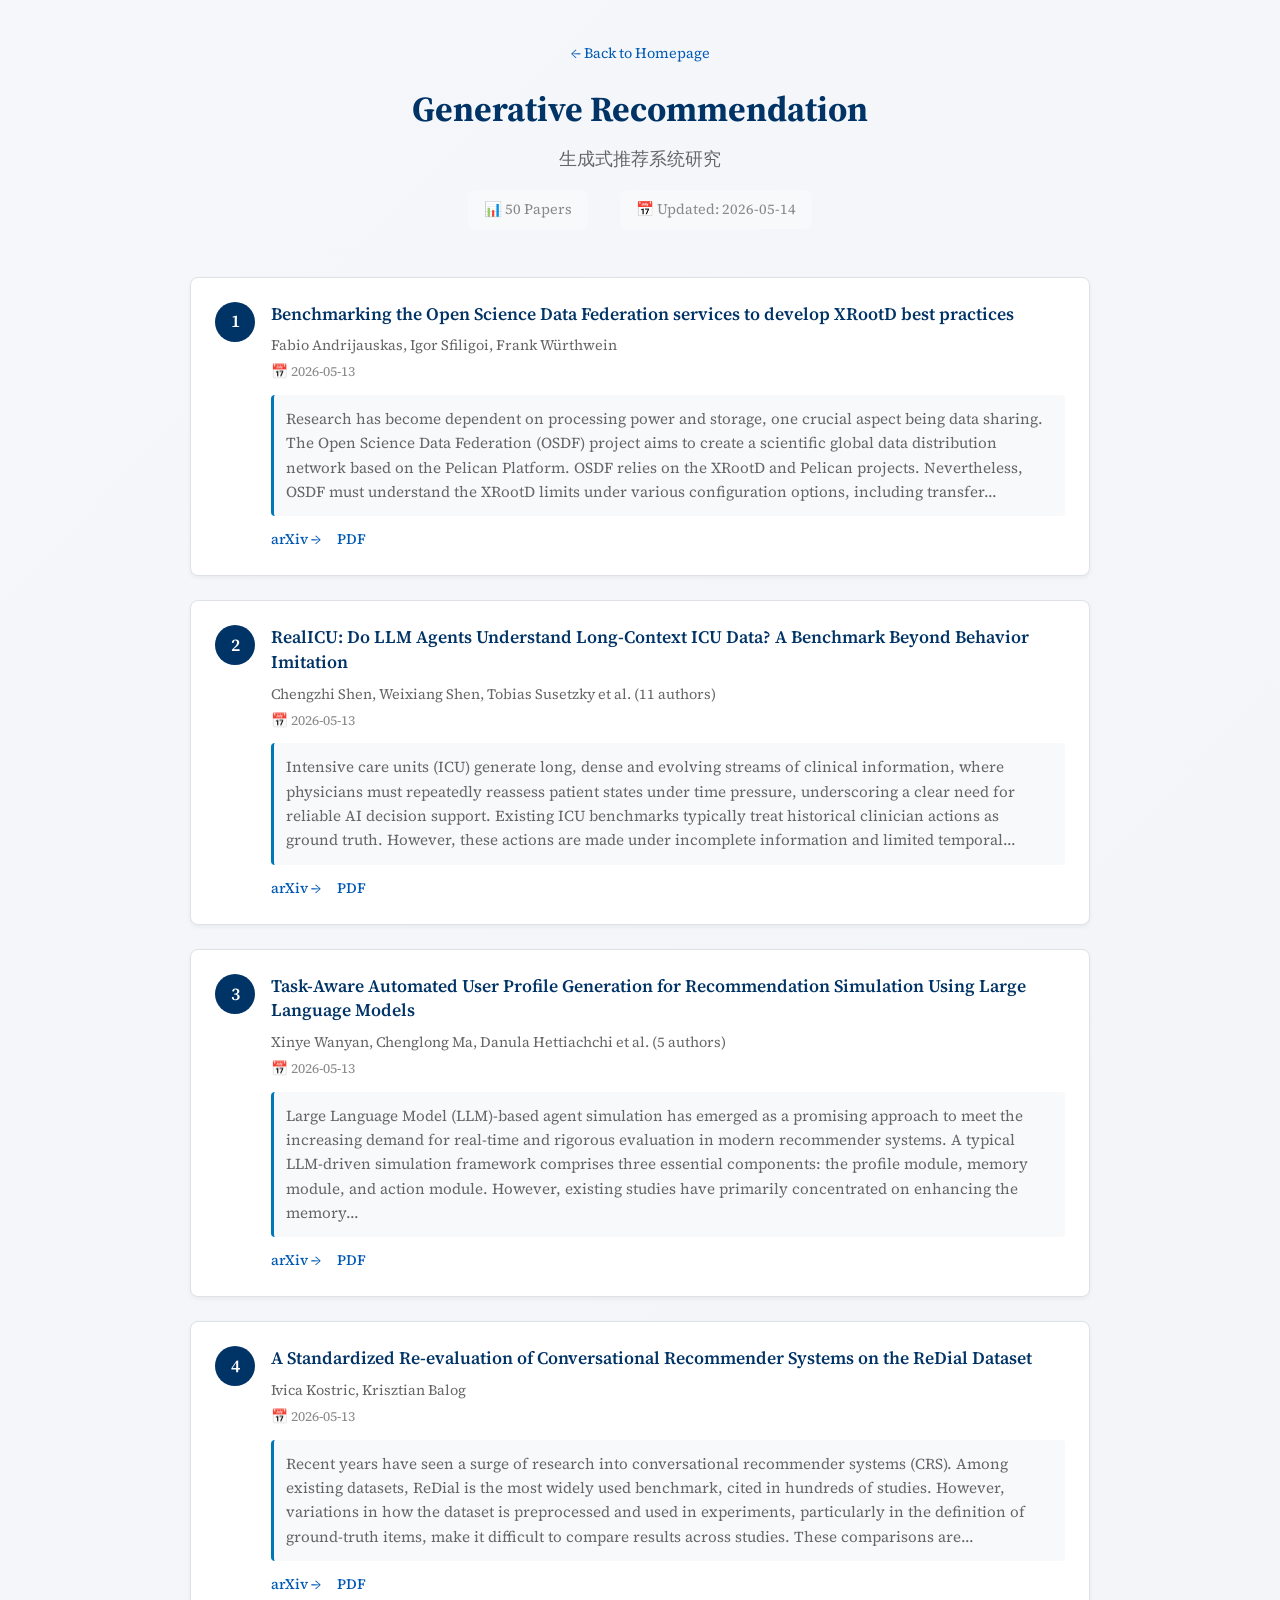
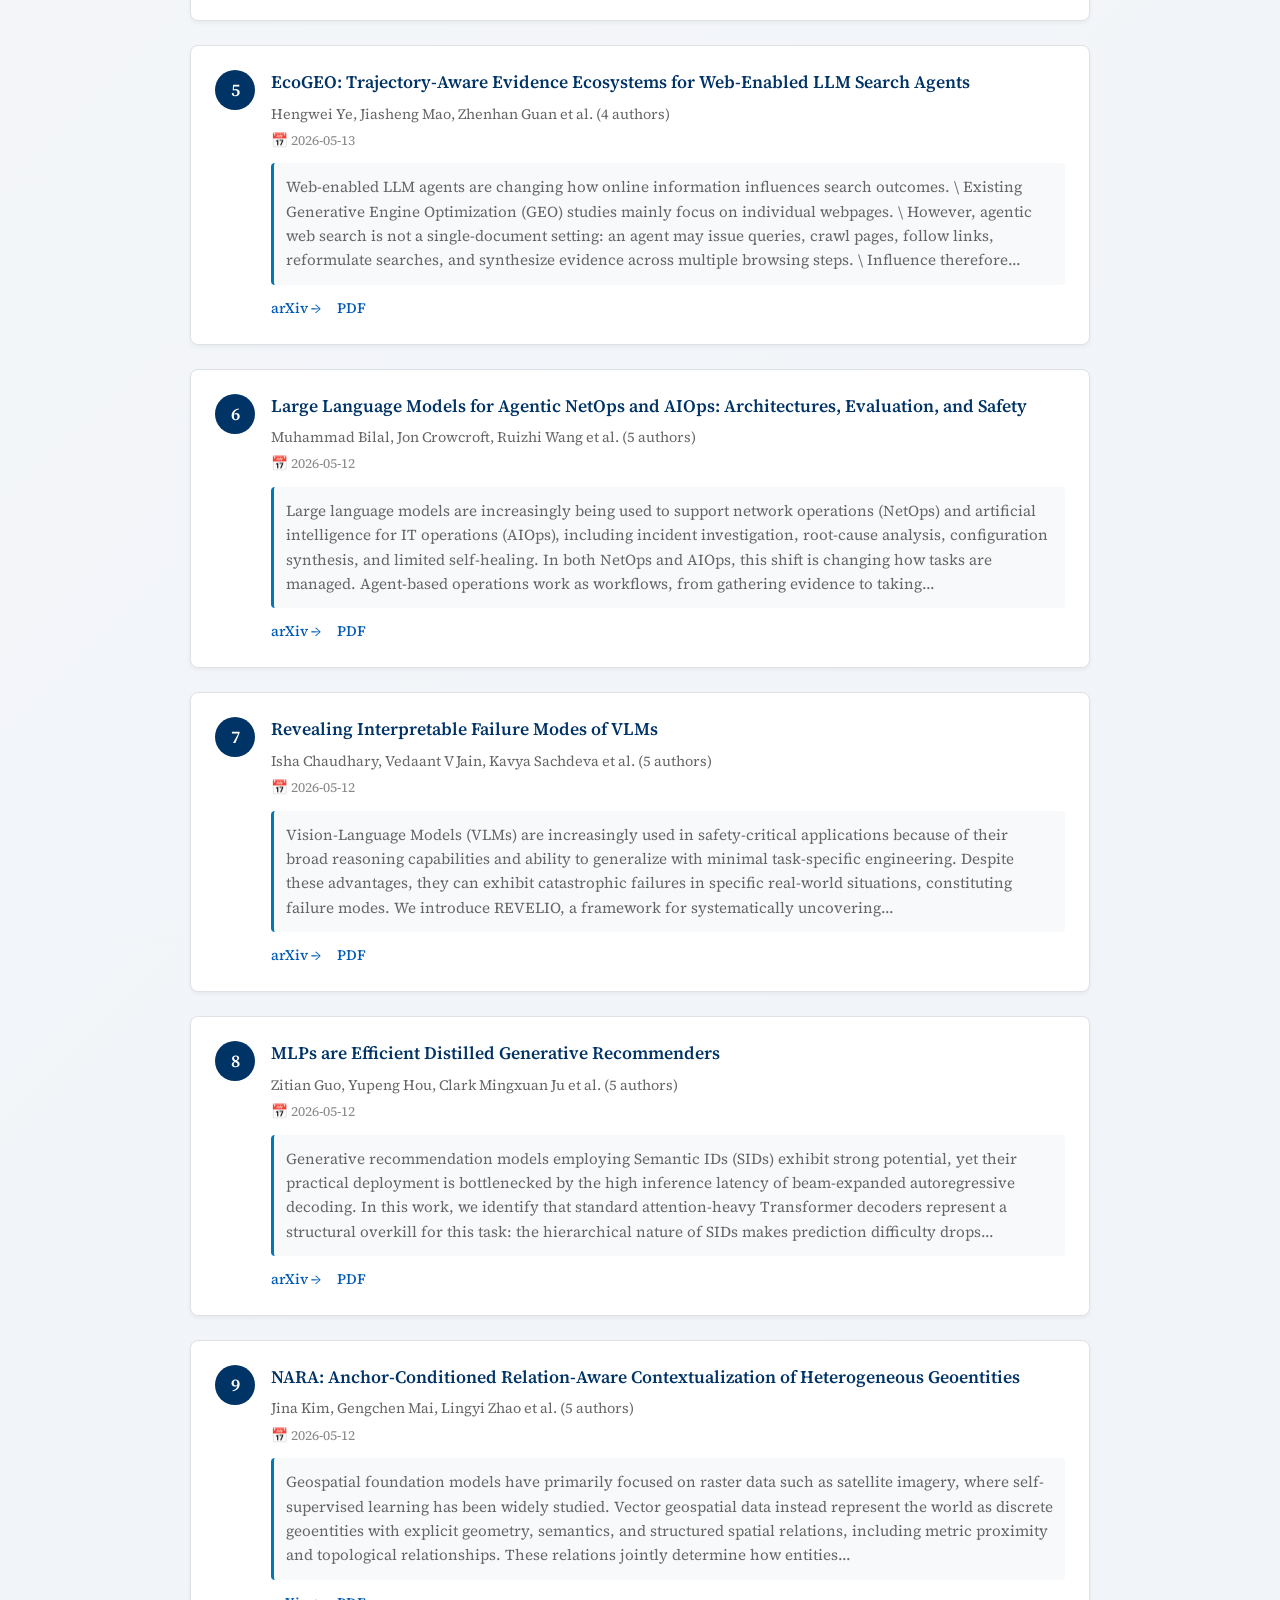
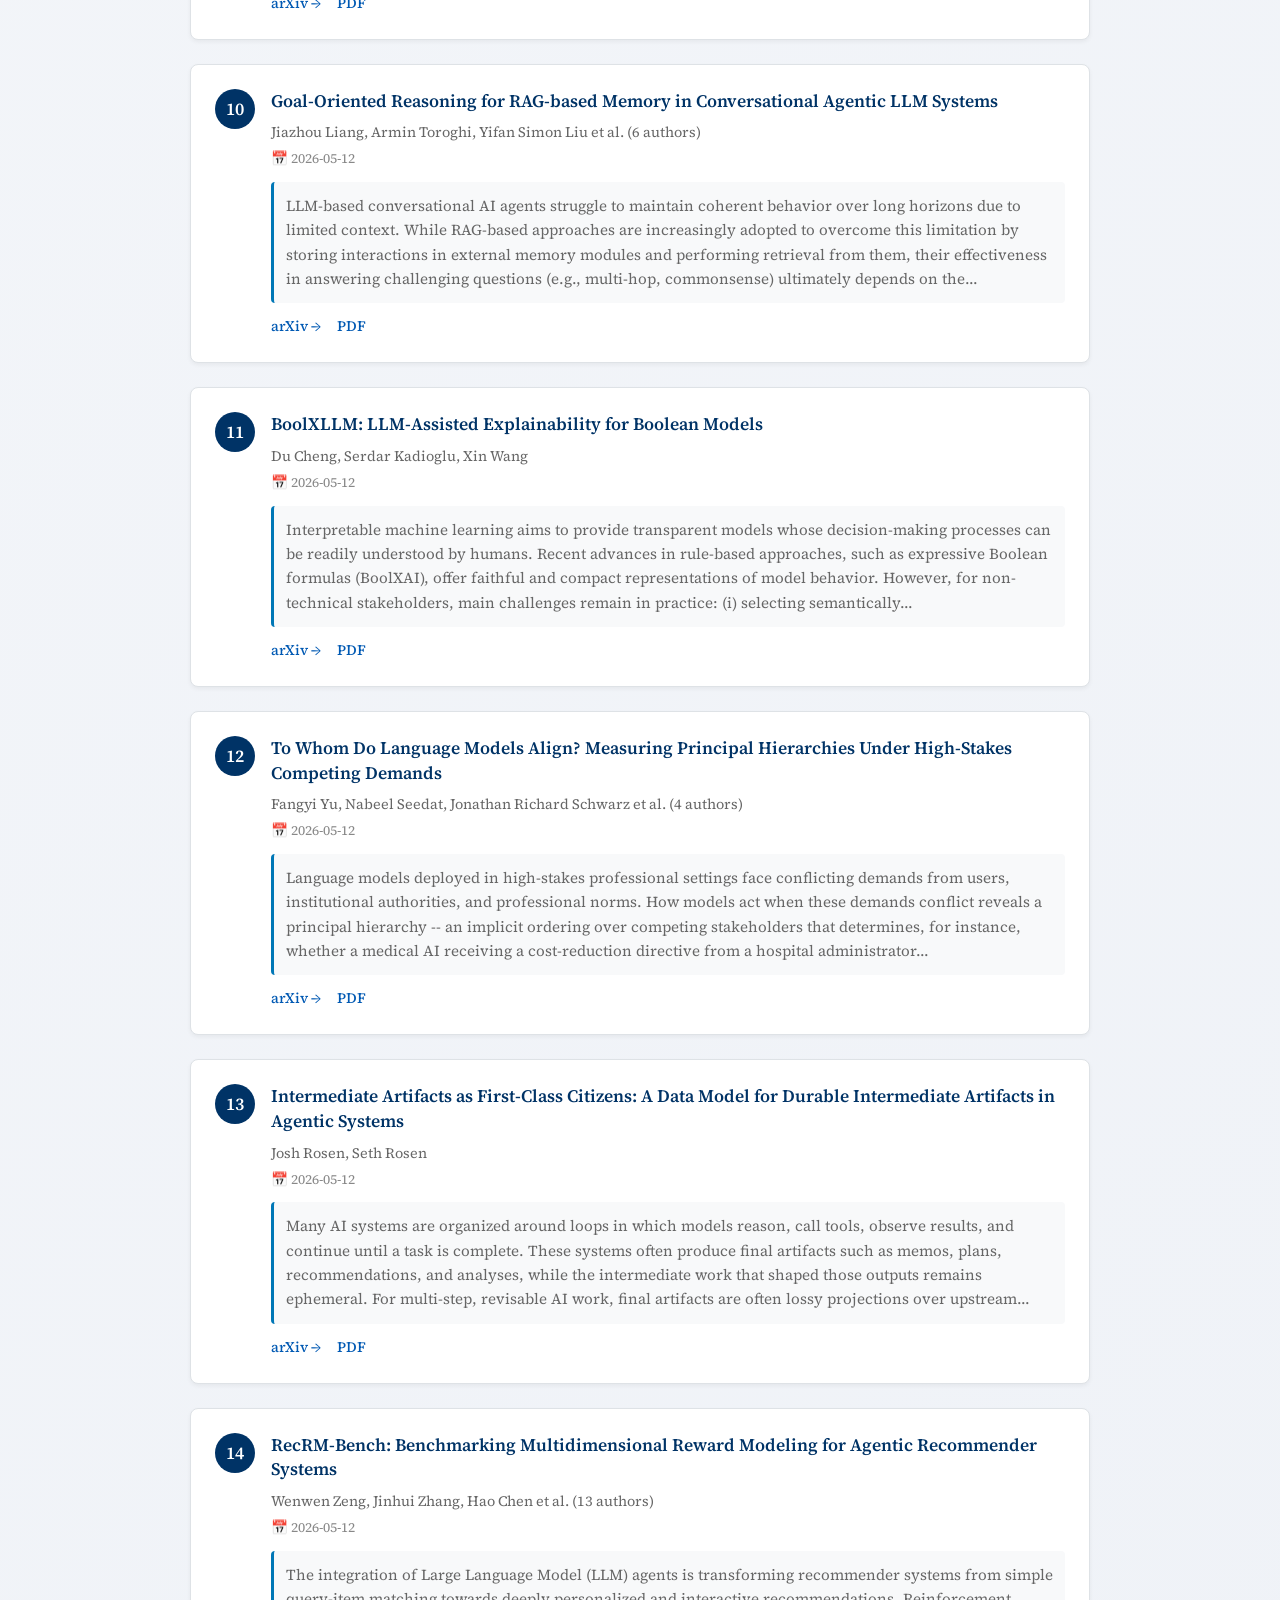
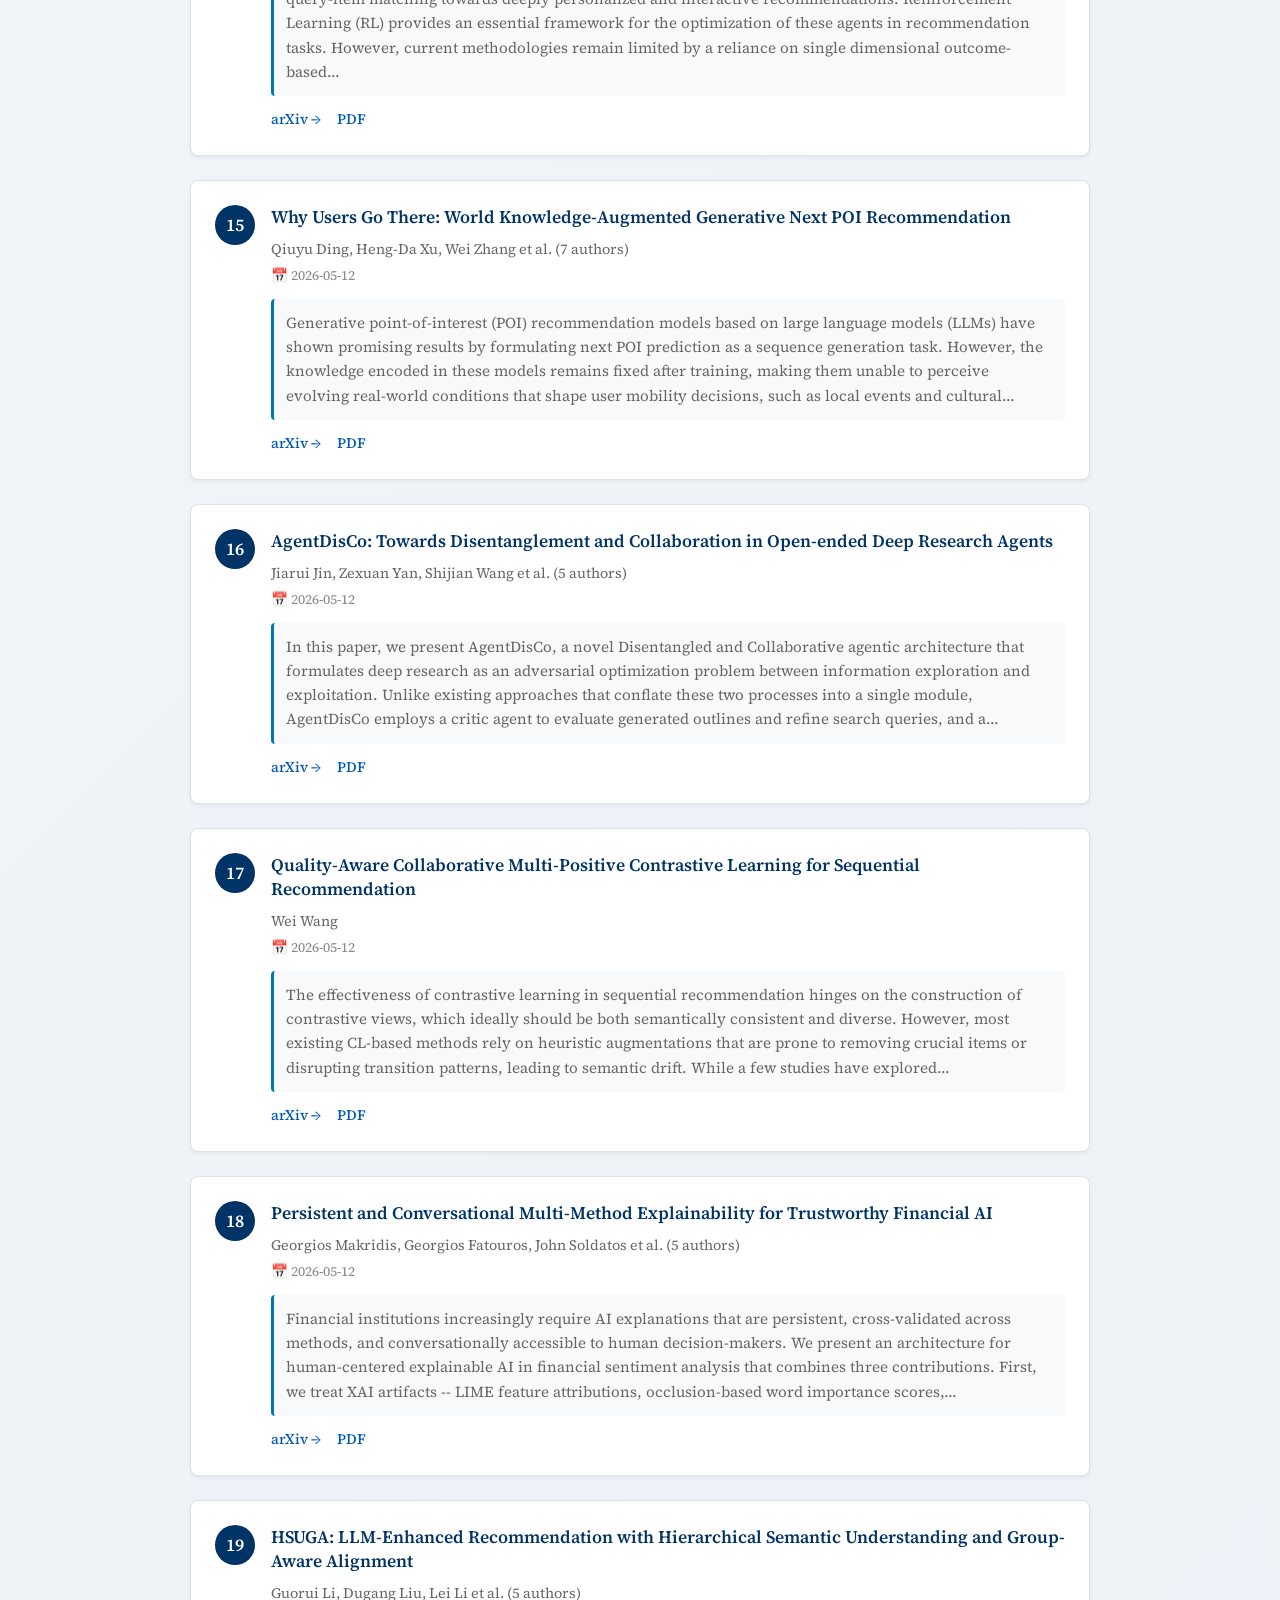
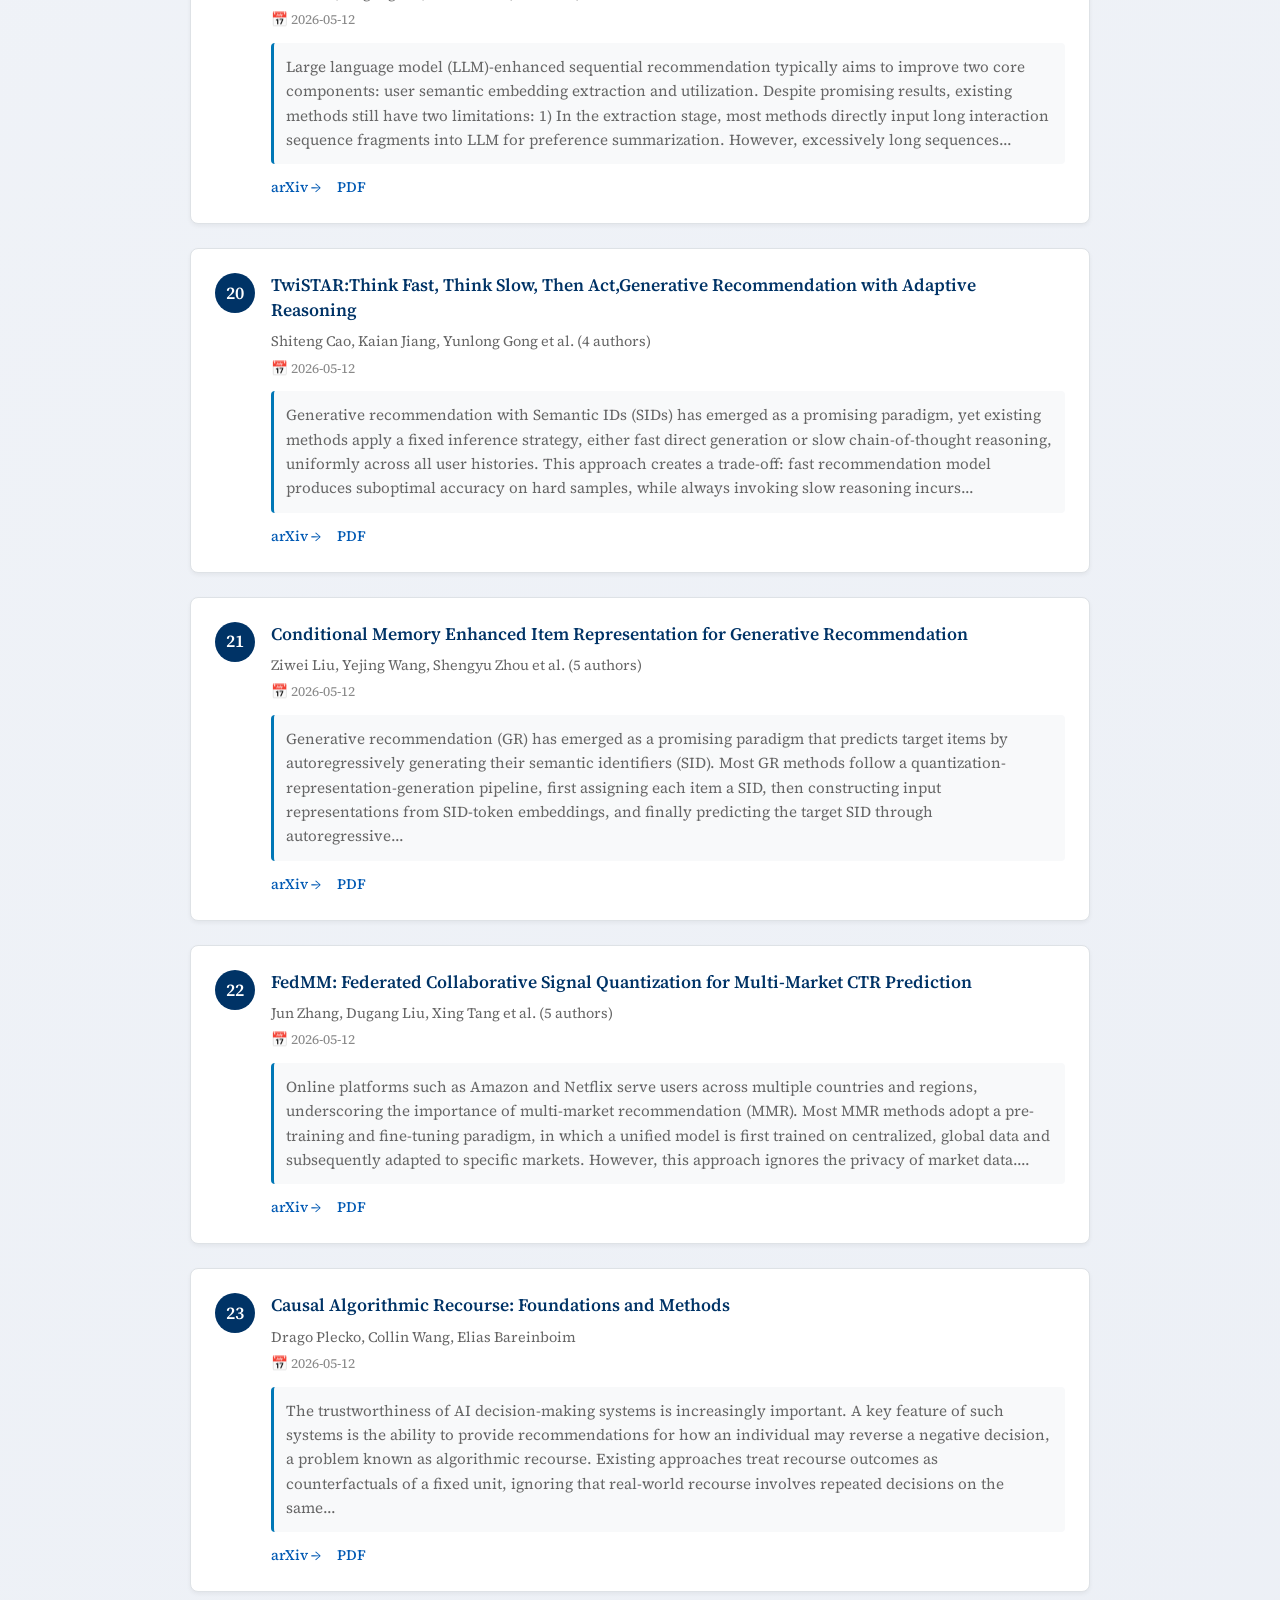
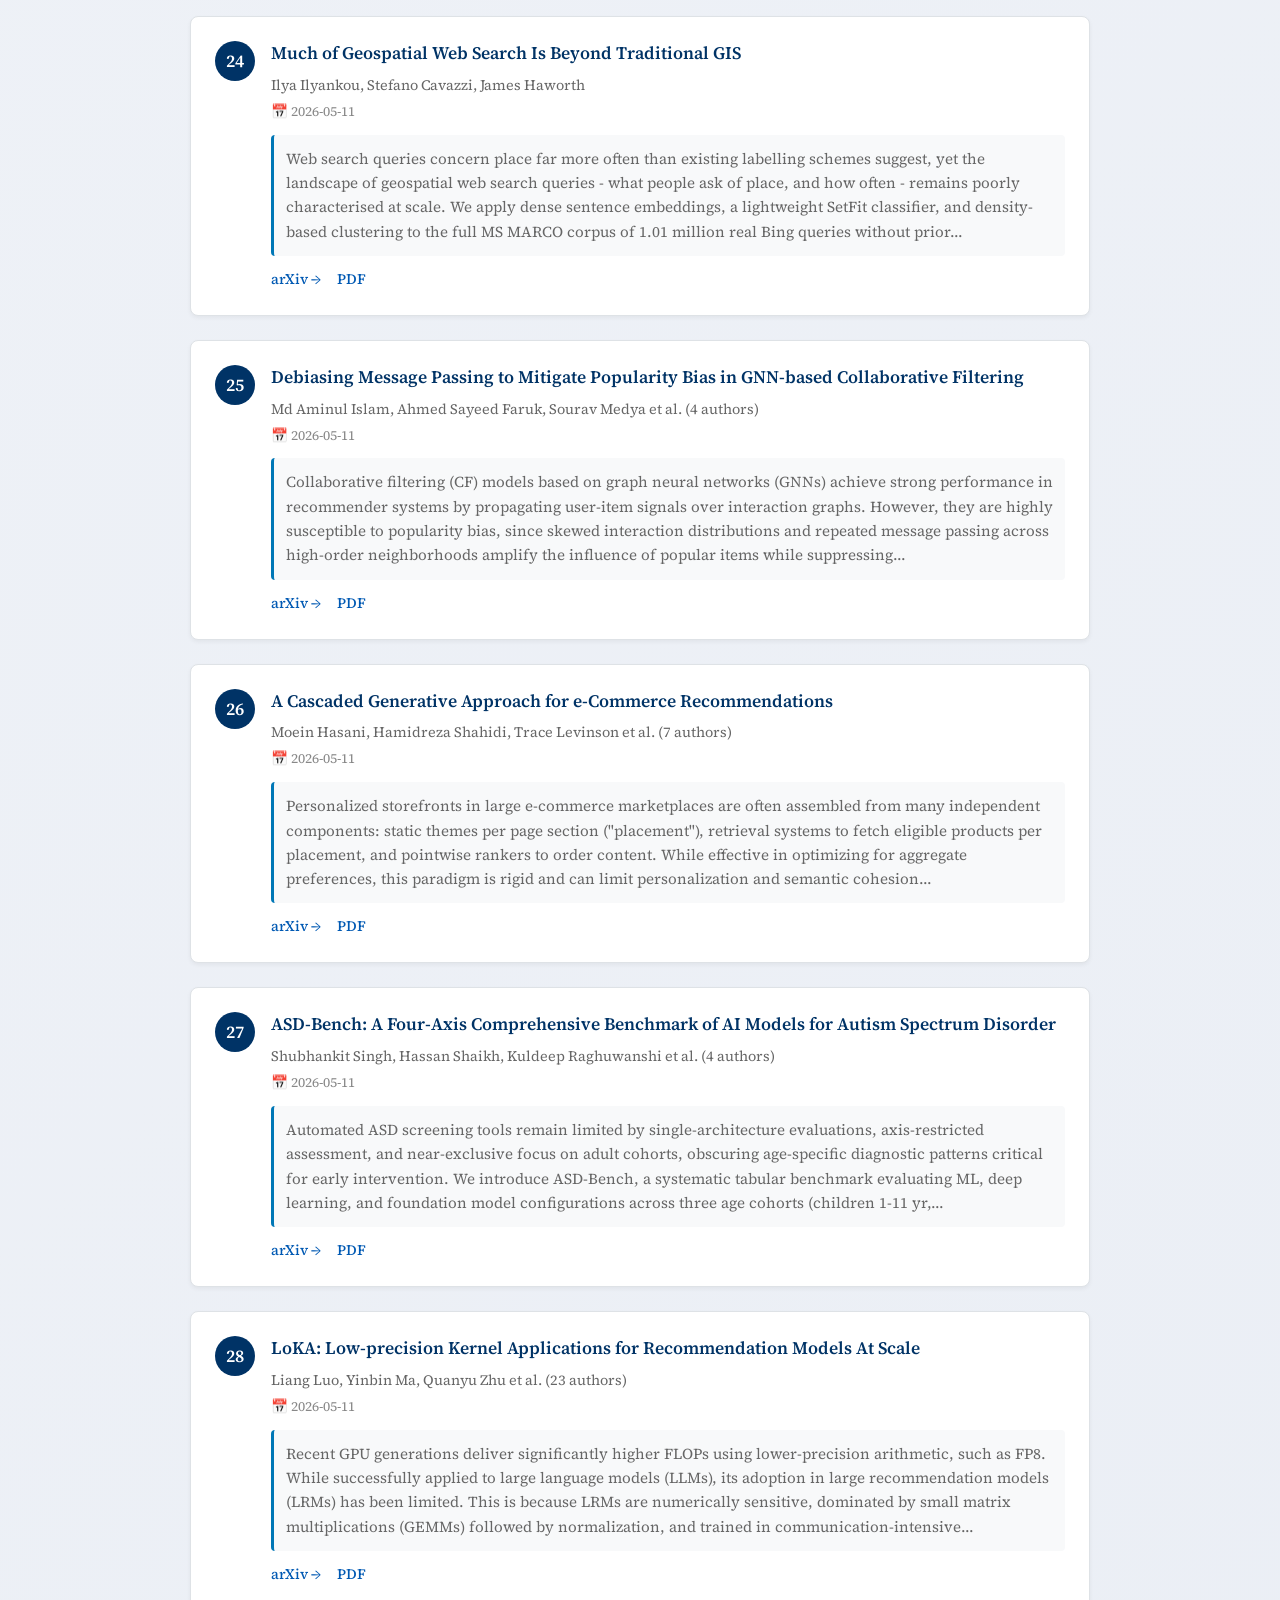
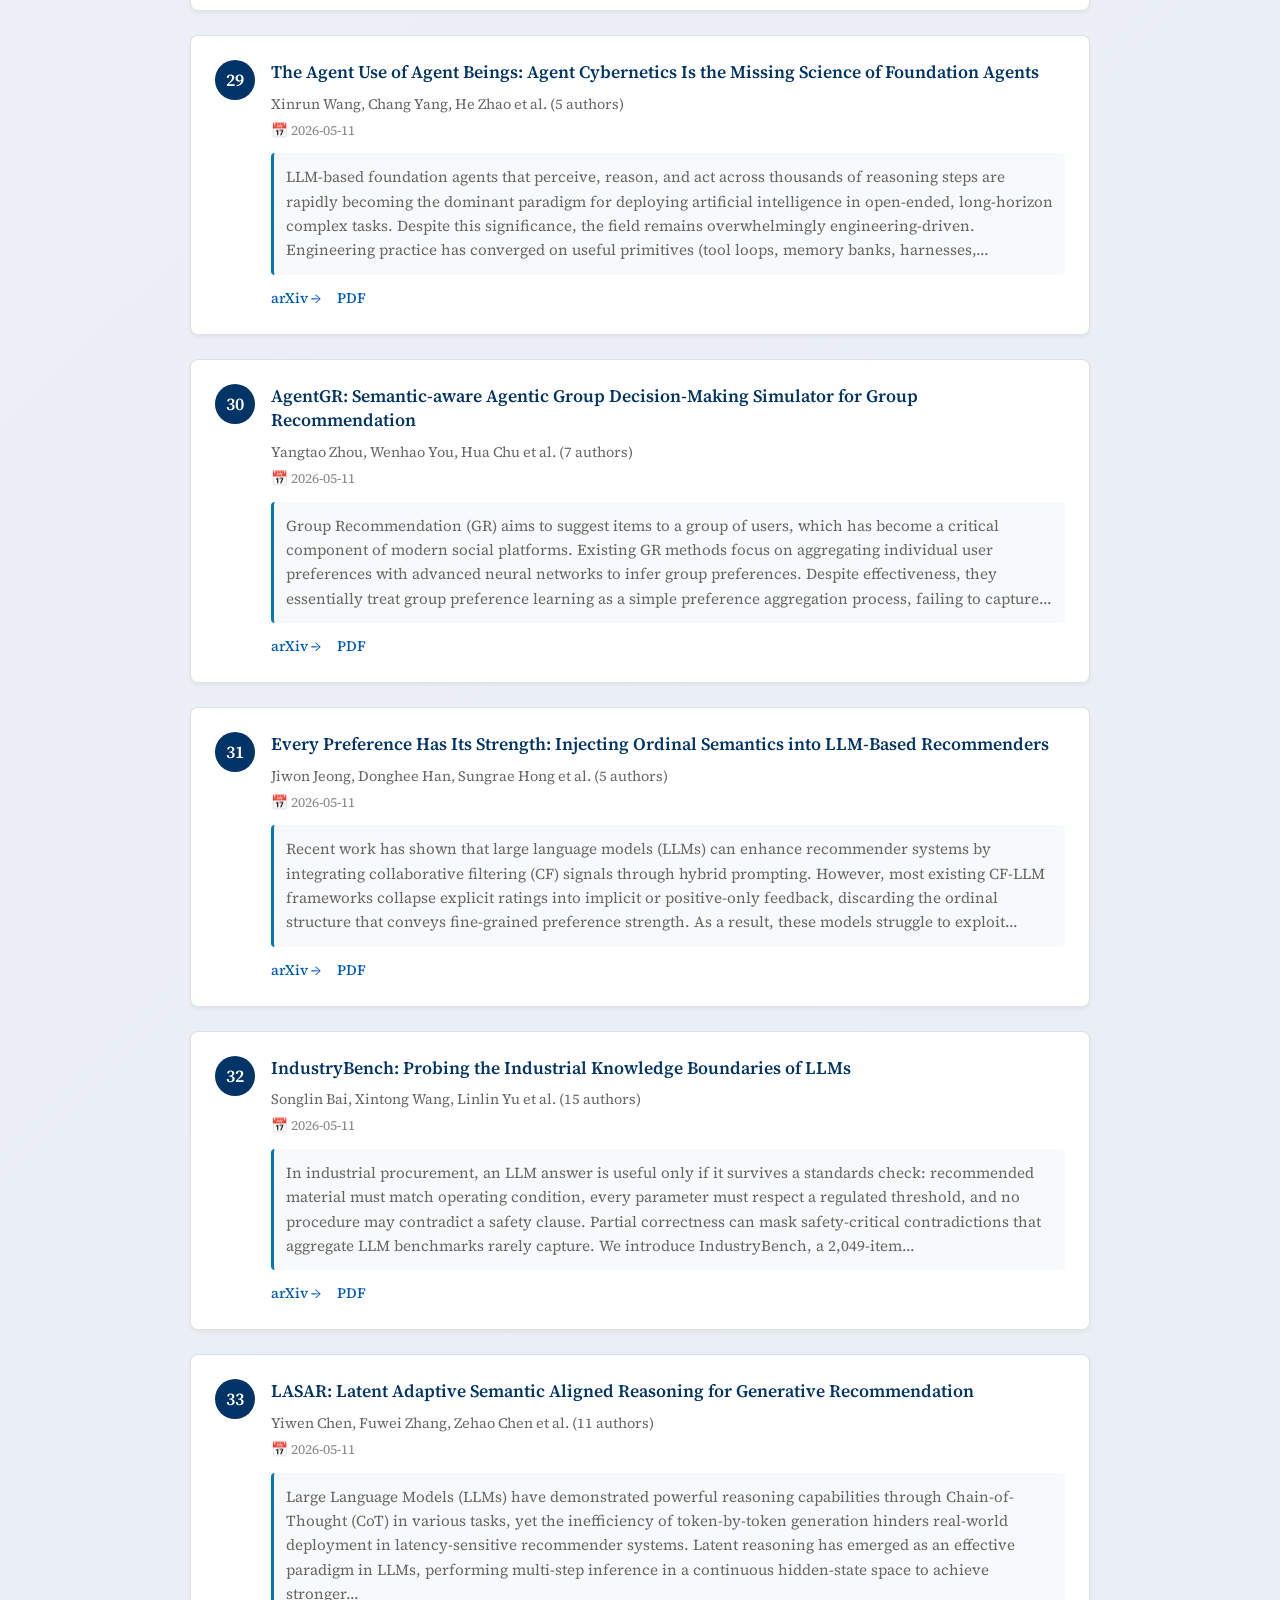
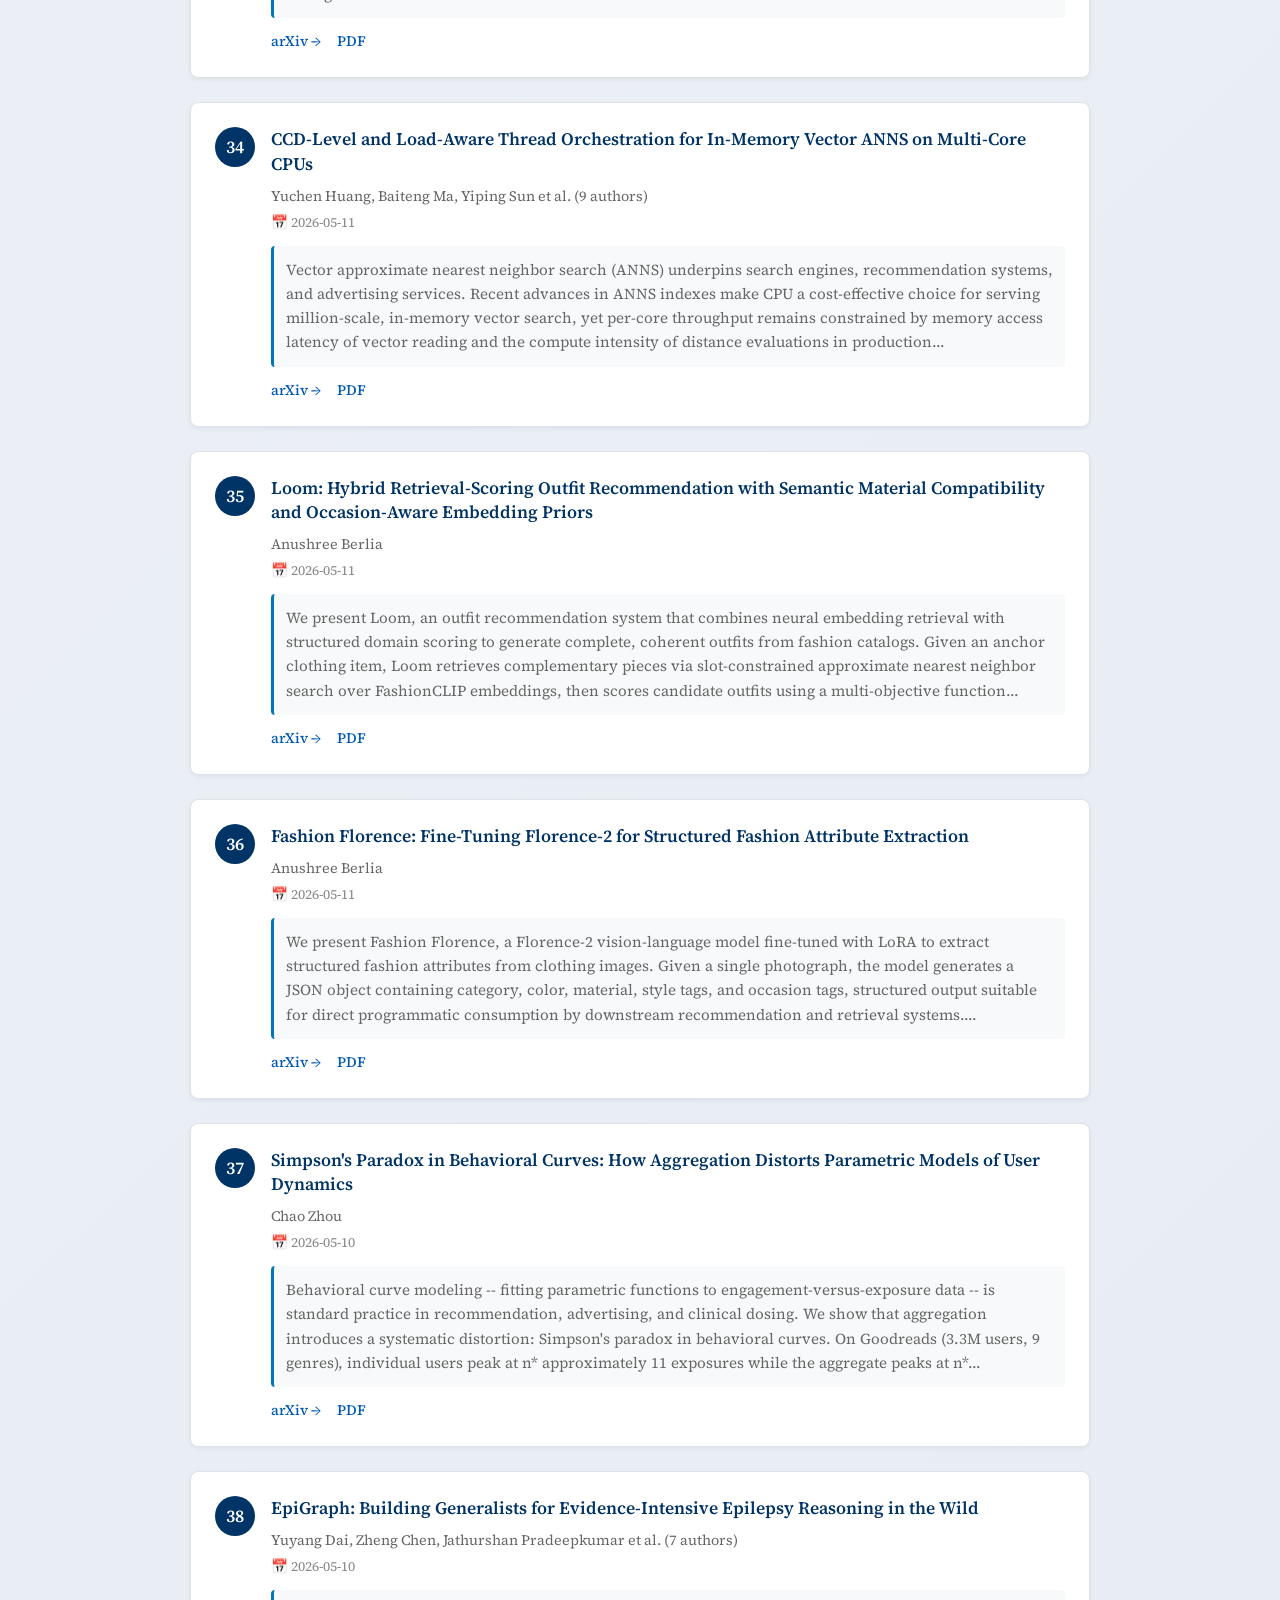
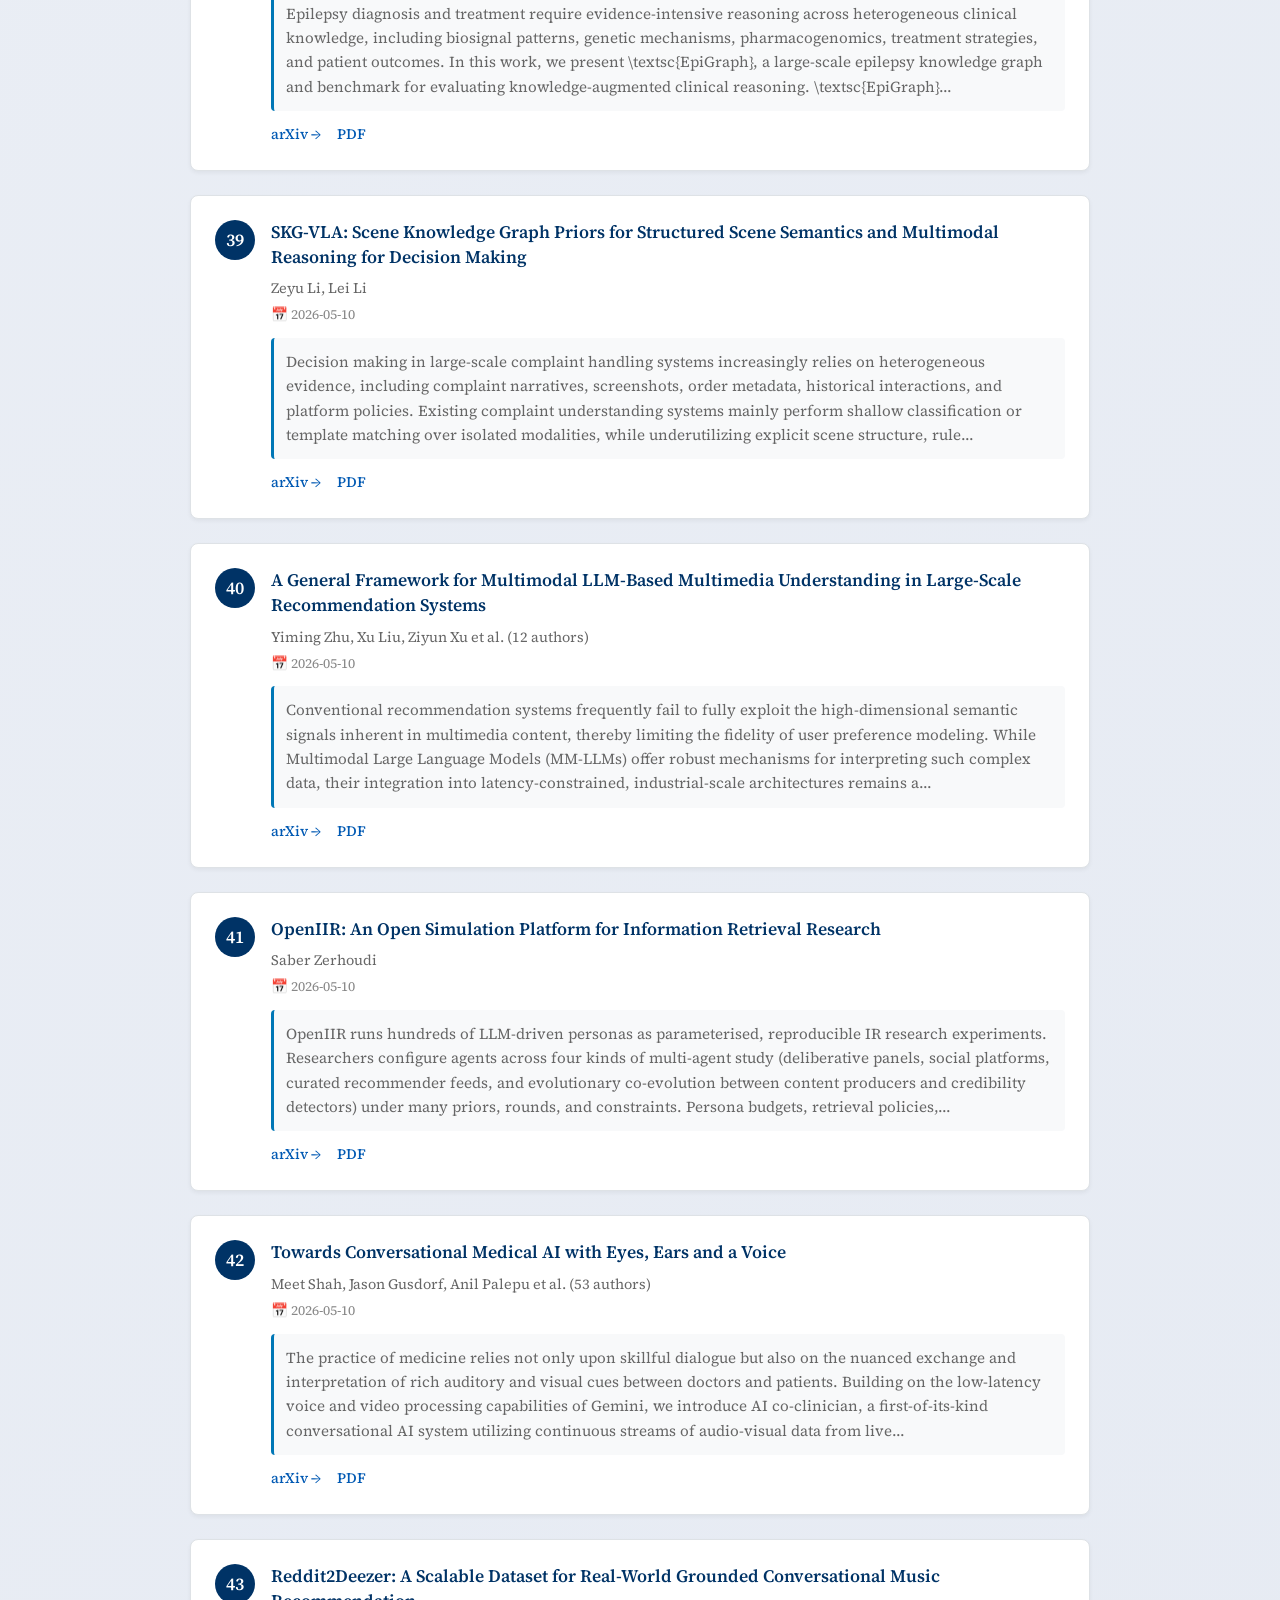
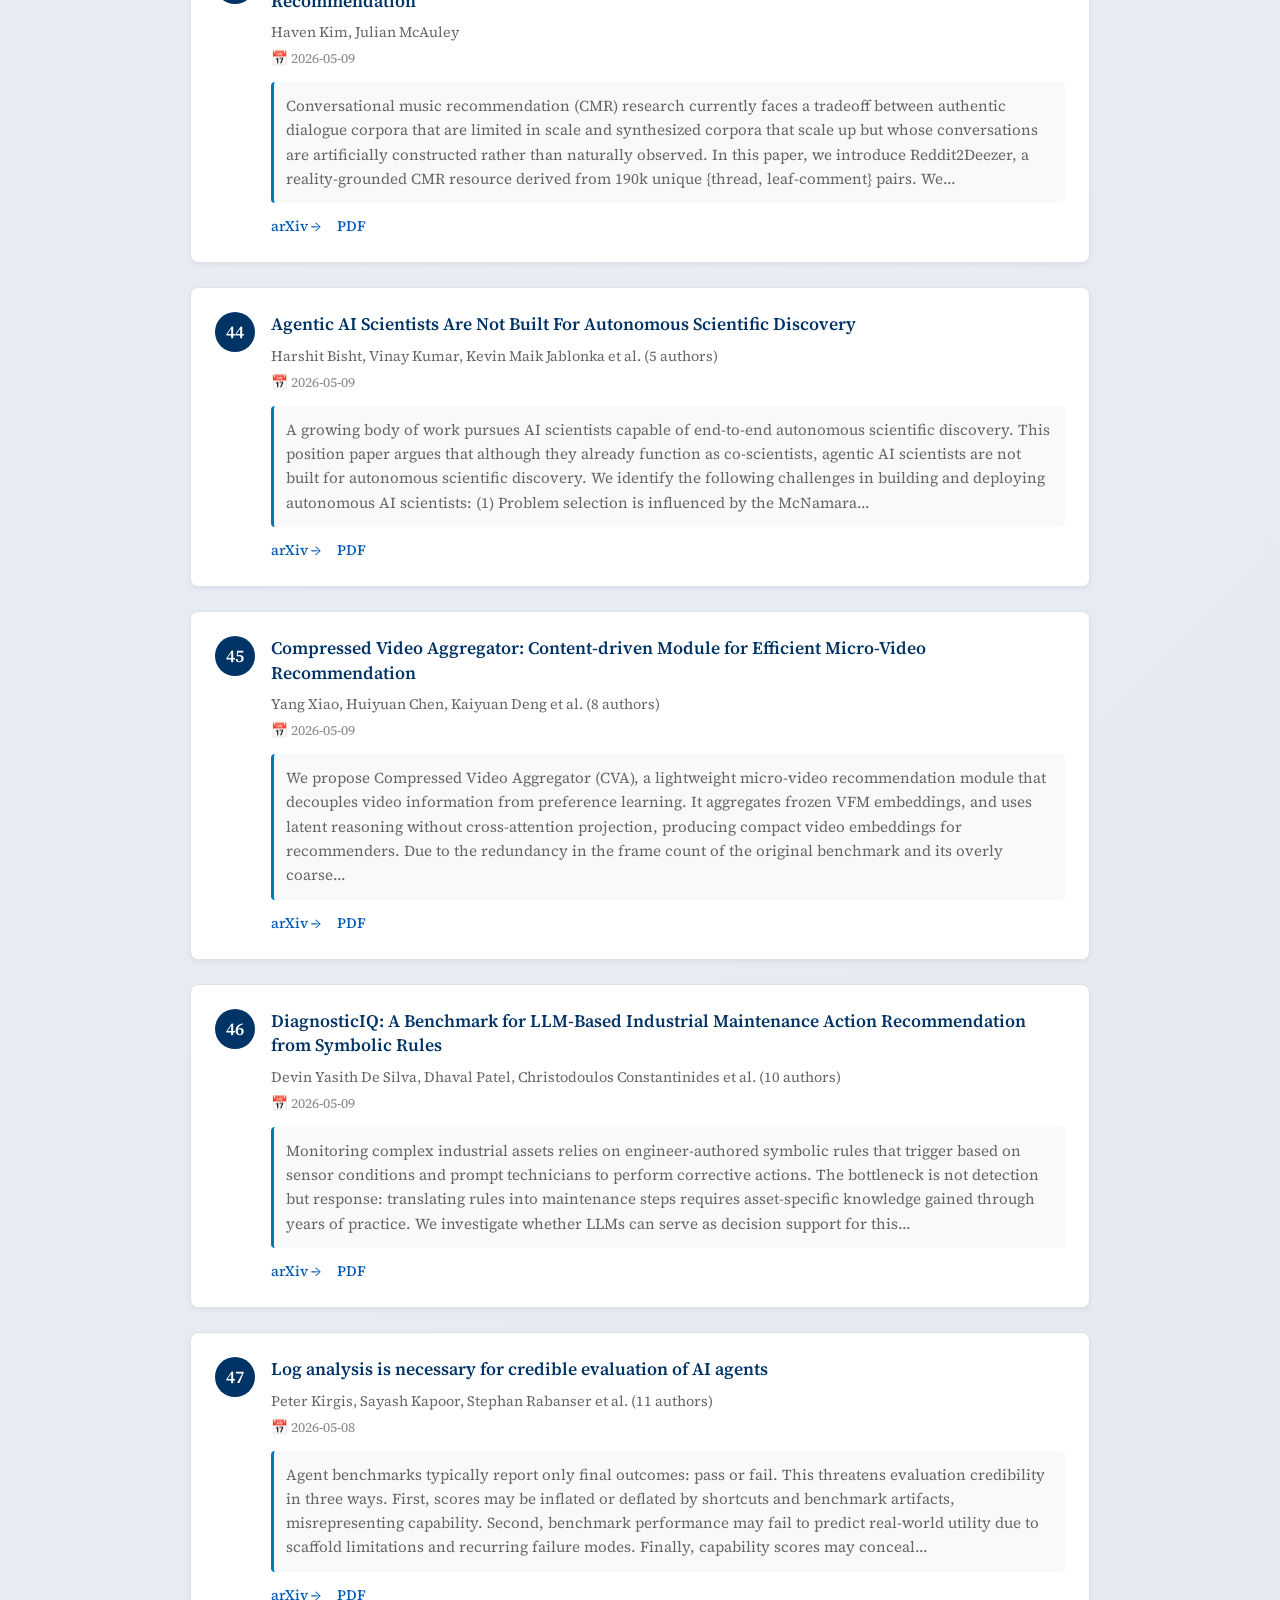
<file: generative-recommendation.html>
<!DOCTYPE html>
<html lang="en">
<head>
  <meta charset="utf-8">
  <meta name="viewport" content="width=device-width, initial-scale=1.0">
  <title>Generative Recommendation - Latest arXiv Papers</title>
  <link href="https://fonts.googleapis.com/css2?family=Source+Serif+4:ital,wght@0,400;600;1,400&family=Noto+Sans+SC:wght@400;500;700&display=swap" rel="stylesheet">
  <style>
    :root {
      --bg-primary: #ffffff;
      --bg-secondary: #f8f9fa;
      --bg-tertiary: #e9ecef;
      --primary: #003366;
      --secondary: #0059b3;
      --accent: #0077b6;
      --text-primary: #333333;
      --text-secondary: #666666;
      --text-tertiary: #888888;
      --border-light: #dee2e6;
      --shadow-sm: 0 2px 4px rgba(0,0,0,0.05);
      --shadow-md: 0 4px 8px rgba(0,0,0,0.1);
      --radius-sm: 4px;
      --radius-md: 8px;
    }
    * { margin: 0; padding: 0; box-sizing: border-box; }
    body {
      font-family: 'Source Serif 4', Georgia, serif;
      font-size: 16px;
      line-height: 1.6;
      color: var(--text-primary);
      background: linear-gradient(135deg, #f5f7fa 0%, #e4e9f2 100%);
      min-height: 100vh;
      padding: 40px 20px;
    }
    .container { max-width: 900px; margin: 0 auto; }
    .header { text-align: center; margin-bottom: 3rem; }
    .back-link { display: inline-block; color: var(--secondary); text-decoration: none; margin-bottom: 1rem; font-size: 0.9rem; }
    .back-link:hover { text-decoration: underline; }
    h1 { font-size: 2.2rem; color: var(--primary); margin-bottom: 0.5rem; }
    .subtitle { color: var(--text-secondary); font-size: 1.1rem; margin-bottom: 1rem; }
    .stats { display: flex; justify-content: center; gap: 2rem; margin-bottom: 1rem; }
    .stat { background: var(--bg-secondary); padding: 0.5rem 1rem; border-radius: var(--radius-md); font-size: 0.9rem; color: var(--text-tertiary); }
    .paper-card {
      background: var(--bg-primary); border-radius: var(--radius-md); box-shadow: var(--shadow-sm);
      margin-bottom: 1.5rem; padding: 1.5rem; display: flex; gap: 1rem;
      border: 1px solid var(--border-light); transition: box-shadow 0.2s ease;
    }
    .paper-card:hover { box-shadow: var(--shadow-md); }
    .paper-number {
      flex: 0 0 40px; width: 40px; height: 40px; background: var(--primary); color: white;
      border-radius: 50%; display: flex; align-items: center; justify-content: center;
      font-weight: 600; font-size: 1.1rem;
    }
    .paper-content { flex: 1; }
    .paper-title { color: var(--primary); text-decoration: none; font-weight: 600; font-size: 1.1rem; line-height: 1.4; display: block; margin-bottom: 0.5rem; }
    .paper-title:hover { text-decoration: underline; }
    .paper-authors { color: var(--text-secondary); font-size: 0.9rem; margin-bottom: 0.25rem; }
    .paper-date { color: var(--text-tertiary); font-size: 0.85rem; margin-bottom: 0.75rem; }
    .paper-abstract {
      color: var(--text-secondary); font-size: 0.95rem; line-height: 1.6; margin-bottom: 0.75rem;
      padding: 0.75rem; background: var(--bg-secondary); border-radius: var(--radius-sm);
      border-left: 3px solid var(--accent);
    }
    .paper-links { display: flex; gap: 1rem; }
    .paper-link { color: var(--secondary); text-decoration: none; font-size: 0.9rem; font-weight: 500; }
    .paper-link:hover { text-decoration: underline; }
    .footer { text-align: center; margin-top: 3rem; padding-top: 2rem; border-top: 1px solid var(--border-light); color: var(--text-tertiary); font-size: 0.9rem; }
  </style>
</head>
<body>
  <div class="container">
    <div class="header">
      <a href="index.html" class="back-link">← Back to Homepage</a>
      <h1>Generative Recommendation</h1>
      <p class="subtitle">生成式推荐系统研究</p>
      <div class="stats">
        <span class="stat">📊 50 Papers</span>
        <span class="stat">📅 Updated: 2026-05-14</span>
      </div>
    </div>
    <div class="papers-list">

    <div class="paper-card">
      <div class="paper-number">1</div>
      <div class="paper-content">
        <a href="http://arxiv.org/abs/2605.13593v1" target="_blank" class="paper-title">Benchmarking the Open Science Data Federation services to develop XRootD best practices</a>
        <div class="paper-authors">Fabio Andrijauskas, Igor Sfiligoi, Frank Würthwein</div>
        <div class="paper-date">📅 2026-05-13</div>
        <div class="paper-abstract">Research has become dependent on processing power and storage, one crucial aspect being data sharing. The Open Science Data Federation (OSDF) project aims to create a scientific global data distribution network based on the Pelican Platform. OSDF relies on the XRootD and Pelican projects. Nevertheless, OSDF must understand the XRootD limits under various configuration options, including transfer...</div>
        <div class="paper-links">
          <a href="http://arxiv.org/abs/2605.13593v1" target="_blank" class="paper-link">arXiv →</a>
          <a href="https://arxiv.org/pdf/2605.13593v1" target="_blank" class="paper-link">PDF</a>
        </div>
      </div>
    </div>

    <div class="paper-card">
      <div class="paper-number">2</div>
      <div class="paper-content">
        <a href="http://arxiv.org/abs/2605.13542v1" target="_blank" class="paper-title">RealICU: Do LLM Agents Understand Long-Context ICU Data? A Benchmark Beyond Behavior Imitation</a>
        <div class="paper-authors">Chengzhi Shen, Weixiang Shen, Tobias Susetzky et al. (11 authors)</div>
        <div class="paper-date">📅 2026-05-13</div>
        <div class="paper-abstract">Intensive care units (ICU) generate long, dense and evolving streams of clinical information, where physicians must repeatedly reassess patient states under time pressure, underscoring a clear need for reliable AI decision support. Existing ICU benchmarks typically treat historical clinician actions as ground truth. However, these actions are made under incomplete information and limited temporal...</div>
        <div class="paper-links">
          <a href="http://arxiv.org/abs/2605.13542v1" target="_blank" class="paper-link">arXiv →</a>
          <a href="https://arxiv.org/pdf/2605.13542v1" target="_blank" class="paper-link">PDF</a>
        </div>
      </div>
    </div>

    <div class="paper-card">
      <div class="paper-number">3</div>
      <div class="paper-content">
        <a href="http://arxiv.org/abs/2605.13497v1" target="_blank" class="paper-title">Task-Aware Automated User Profile Generation for Recommendation Simulation Using Large Language Models</a>
        <div class="paper-authors">Xinye Wanyan, Chenglong Ma, Danula Hettiachchi et al. (5 authors)</div>
        <div class="paper-date">📅 2026-05-13</div>
        <div class="paper-abstract">Large Language Model (LLM)-based agent simulation has emerged as a promising approach to meet the increasing demand for real-time and rigorous evaluation in modern recommender systems. A typical LLM-driven simulation framework comprises three essential components: the profile module, memory module, and action module. However, existing studies have primarily concentrated on enhancing the memory...</div>
        <div class="paper-links">
          <a href="http://arxiv.org/abs/2605.13497v1" target="_blank" class="paper-link">arXiv →</a>
          <a href="https://arxiv.org/pdf/2605.13497v1" target="_blank" class="paper-link">PDF</a>
        </div>
      </div>
    </div>

    <div class="paper-card">
      <div class="paper-number">4</div>
      <div class="paper-content">
        <a href="http://arxiv.org/abs/2605.13053v1" target="_blank" class="paper-title">A Standardized Re-evaluation of Conversational Recommender Systems on the ReDial Dataset</a>
        <div class="paper-authors">Ivica Kostric, Krisztian Balog</div>
        <div class="paper-date">📅 2026-05-13</div>
        <div class="paper-abstract">Recent years have seen a surge of research into conversational recommender systems (CRS). Among existing datasets, ReDial is the most widely used benchmark, cited in hundreds of studies. However, variations in how the dataset is preprocessed and used in experiments, particularly in the definition of ground-truth items, make it difficult to compare results across studies. These comparisons are...</div>
        <div class="paper-links">
          <a href="http://arxiv.org/abs/2605.13053v1" target="_blank" class="paper-link">arXiv →</a>
          <a href="https://arxiv.org/pdf/2605.13053v1" target="_blank" class="paper-link">PDF</a>
        </div>
      </div>
    </div>

    <div class="paper-card">
      <div class="paper-number">5</div>
      <div class="paper-content">
        <a href="http://arxiv.org/abs/2605.12887v1" target="_blank" class="paper-title">EcoGEO: Trajectory-Aware Evidence Ecosystems for Web-Enabled LLM Search Agents</a>
        <div class="paper-authors">Hengwei Ye, Jiasheng Mao, Zhenhan Guan et al. (4 authors)</div>
        <div class="paper-date">📅 2026-05-13</div>
        <div class="paper-abstract">Web-enabled LLM agents are changing how online information influences search outcomes. \ Existing Generative Engine Optimization (GEO) studies mainly focus on individual webpages. \ However, agentic web search is not a single-document setting: an agent may issue queries, crawl pages, follow links, reformulate searches, and synthesize evidence across multiple browsing steps. \ Influence therefore...</div>
        <div class="paper-links">
          <a href="http://arxiv.org/abs/2605.12887v1" target="_blank" class="paper-link">arXiv →</a>
          <a href="https://arxiv.org/pdf/2605.12887v1" target="_blank" class="paper-link">PDF</a>
        </div>
      </div>
    </div>

    <div class="paper-card">
      <div class="paper-number">6</div>
      <div class="paper-content">
        <a href="http://arxiv.org/abs/2605.12729v1" target="_blank" class="paper-title">Large Language Models for Agentic NetOps and AIOps: Architectures, Evaluation, and Safety</a>
        <div class="paper-authors">Muhammad Bilal, Jon Crowcroft, Ruizhi Wang et al. (5 authors)</div>
        <div class="paper-date">📅 2026-05-12</div>
        <div class="paper-abstract">Large language models are increasingly being used to support network operations (NetOps) and artificial intelligence for IT operations (AIOps), including incident investigation, root-cause analysis, configuration synthesis, and limited self-healing. In both NetOps and AIOps, this shift is changing how tasks are managed. Agent-based operations work as workflows, from gathering evidence to taking...</div>
        <div class="paper-links">
          <a href="http://arxiv.org/abs/2605.12729v1" target="_blank" class="paper-link">arXiv →</a>
          <a href="https://arxiv.org/pdf/2605.12729v1" target="_blank" class="paper-link">PDF</a>
        </div>
      </div>
    </div>

    <div class="paper-card">
      <div class="paper-number">7</div>
      <div class="paper-content">
        <a href="http://arxiv.org/abs/2605.12674v1" target="_blank" class="paper-title">Revealing Interpretable Failure Modes of VLMs</a>
        <div class="paper-authors">Isha Chaudhary, Vedaant V Jain, Kavya Sachdeva et al. (5 authors)</div>
        <div class="paper-date">📅 2026-05-12</div>
        <div class="paper-abstract">Vision-Language Models (VLMs) are increasingly used in safety-critical applications because of their broad reasoning capabilities and ability to generalize with minimal task-specific engineering. Despite these advantages, they can exhibit catastrophic failures in specific real-world situations, constituting failure modes.   We introduce REVELIO, a framework for systematically uncovering...</div>
        <div class="paper-links">
          <a href="http://arxiv.org/abs/2605.12674v1" target="_blank" class="paper-link">arXiv →</a>
          <a href="https://arxiv.org/pdf/2605.12674v1" target="_blank" class="paper-link">PDF</a>
        </div>
      </div>
    </div>

    <div class="paper-card">
      <div class="paper-number">8</div>
      <div class="paper-content">
        <a href="http://arxiv.org/abs/2605.12617v1" target="_blank" class="paper-title">MLPs are Efficient Distilled Generative Recommenders</a>
        <div class="paper-authors">Zitian Guo, Yupeng Hou, Clark Mingxuan Ju et al. (5 authors)</div>
        <div class="paper-date">📅 2026-05-12</div>
        <div class="paper-abstract">Generative recommendation models employing Semantic IDs (SIDs) exhibit strong potential, yet their practical deployment is bottlenecked by the high inference latency of beam-expanded autoregressive decoding. In this work, we identify that standard attention-heavy Transformer decoders represent a structural overkill for this task: the hierarchical nature of SIDs makes prediction difficulty drops...</div>
        <div class="paper-links">
          <a href="http://arxiv.org/abs/2605.12617v1" target="_blank" class="paper-link">arXiv →</a>
          <a href="https://arxiv.org/pdf/2605.12617v1" target="_blank" class="paper-link">PDF</a>
        </div>
      </div>
    </div>

    <div class="paper-card">
      <div class="paper-number">9</div>
      <div class="paper-content">
        <a href="http://arxiv.org/abs/2605.12276v1" target="_blank" class="paper-title">NARA: Anchor-Conditioned Relation-Aware Contextualization of Heterogeneous Geoentities</a>
        <div class="paper-authors">Jina Kim, Gengchen Mai, Lingyi Zhao et al. (5 authors)</div>
        <div class="paper-date">📅 2026-05-12</div>
        <div class="paper-abstract">Geospatial foundation models have primarily focused on raster data such as satellite imagery, where self-supervised learning has been widely studied. Vector geospatial data instead represent the world as discrete geoentities with explicit geometry, semantics, and structured spatial relations, including metric proximity and topological relationships. These relations jointly determine how entities...</div>
        <div class="paper-links">
          <a href="http://arxiv.org/abs/2605.12276v1" target="_blank" class="paper-link">arXiv →</a>
          <a href="https://arxiv.org/pdf/2605.12276v1" target="_blank" class="paper-link">PDF</a>
        </div>
      </div>
    </div>

    <div class="paper-card">
      <div class="paper-number">10</div>
      <div class="paper-content">
        <a href="http://arxiv.org/abs/2605.12213v1" target="_blank" class="paper-title">Goal-Oriented Reasoning for RAG-based Memory in Conversational Agentic LLM Systems</a>
        <div class="paper-authors">Jiazhou Liang, Armin Toroghi, Yifan Simon Liu et al. (6 authors)</div>
        <div class="paper-date">📅 2026-05-12</div>
        <div class="paper-abstract">LLM-based conversational AI agents struggle to maintain coherent behavior over long horizons due to limited context. While RAG-based approaches are increasingly adopted to overcome this limitation by storing interactions in external memory modules and performing retrieval from them, their effectiveness in answering challenging questions (e.g., multi-hop, commonsense) ultimately depends on the...</div>
        <div class="paper-links">
          <a href="http://arxiv.org/abs/2605.12213v1" target="_blank" class="paper-link">arXiv →</a>
          <a href="https://arxiv.org/pdf/2605.12213v1" target="_blank" class="paper-link">PDF</a>
        </div>
      </div>
    </div>

    <div class="paper-card">
      <div class="paper-number">11</div>
      <div class="paper-content">
        <a href="http://arxiv.org/abs/2605.12139v1" target="_blank" class="paper-title">BoolXLLM: LLM-Assisted Explainability for Boolean Models</a>
        <div class="paper-authors">Du Cheng, Serdar Kadioglu, Xin Wang</div>
        <div class="paper-date">📅 2026-05-12</div>
        <div class="paper-abstract">Interpretable machine learning aims to provide transparent models whose decision-making processes can be readily understood by humans. Recent advances in rule-based approaches, such as expressive Boolean formulas (BoolXAI), offer faithful and compact representations of model behavior. However, for non-technical stakeholders, main challenges remain in practice: (i) selecting semantically...</div>
        <div class="paper-links">
          <a href="http://arxiv.org/abs/2605.12139v1" target="_blank" class="paper-link">arXiv →</a>
          <a href="https://arxiv.org/pdf/2605.12139v1" target="_blank" class="paper-link">PDF</a>
        </div>
      </div>
    </div>

    <div class="paper-card">
      <div class="paper-number">12</div>
      <div class="paper-content">
        <a href="http://arxiv.org/abs/2605.12120v1" target="_blank" class="paper-title">To Whom Do Language Models Align? Measuring Principal Hierarchies Under High-Stakes Competing Demands</a>
        <div class="paper-authors">Fangyi Yu, Nabeel Seedat, Jonathan Richard Schwarz et al. (4 authors)</div>
        <div class="paper-date">📅 2026-05-12</div>
        <div class="paper-abstract">Language models deployed in high-stakes professional settings face conflicting demands from users, institutional authorities, and professional norms. How models act when these demands conflict reveals a principal hierarchy -- an implicit ordering over competing stakeholders that determines, for instance, whether a medical AI receiving a cost-reduction directive from a hospital administrator...</div>
        <div class="paper-links">
          <a href="http://arxiv.org/abs/2605.12120v1" target="_blank" class="paper-link">arXiv →</a>
          <a href="https://arxiv.org/pdf/2605.12120v1" target="_blank" class="paper-link">PDF</a>
        </div>
      </div>
    </div>

    <div class="paper-card">
      <div class="paper-number">13</div>
      <div class="paper-content">
        <a href="http://arxiv.org/abs/2605.12087v1" target="_blank" class="paper-title">Intermediate Artifacts as First-Class Citizens: A Data Model for Durable Intermediate Artifacts in Agentic Systems</a>
        <div class="paper-authors">Josh Rosen, Seth Rosen</div>
        <div class="paper-date">📅 2026-05-12</div>
        <div class="paper-abstract">Many AI systems are organized around loops in which models reason, call tools, observe results, and continue until a task is complete. These systems often produce final artifacts such as memos, plans, recommendations, and analyses, while the intermediate work that shaped those outputs remains ephemeral. For multi-step, revisable AI work, final artifacts are often lossy projections over upstream...</div>
        <div class="paper-links">
          <a href="http://arxiv.org/abs/2605.12087v1" target="_blank" class="paper-link">arXiv →</a>
          <a href="https://arxiv.org/pdf/2605.12087v1" target="_blank" class="paper-link">PDF</a>
        </div>
      </div>
    </div>

    <div class="paper-card">
      <div class="paper-number">14</div>
      <div class="paper-content">
        <a href="http://arxiv.org/abs/2605.11874v1" target="_blank" class="paper-title">RecRM-Bench: Benchmarking Multidimensional Reward Modeling for Agentic Recommender Systems</a>
        <div class="paper-authors">Wenwen Zeng, Jinhui Zhang, Hao Chen et al. (13 authors)</div>
        <div class="paper-date">📅 2026-05-12</div>
        <div class="paper-abstract">The integration of Large Language Model (LLM) agents is transforming recommender systems from simple query-item matching towards deeply personalized and interactive recommendations. Reinforcement Learning (RL) provides an essential framework for the optimization of these agents in recommendation tasks. However, current methodologies remain limited by a reliance on single dimensional outcome-based...</div>
        <div class="paper-links">
          <a href="http://arxiv.org/abs/2605.11874v1" target="_blank" class="paper-link">arXiv →</a>
          <a href="https://arxiv.org/pdf/2605.11874v1" target="_blank" class="paper-link">PDF</a>
        </div>
      </div>
    </div>

    <div class="paper-card">
      <div class="paper-number">15</div>
      <div class="paper-content">
        <a href="http://arxiv.org/abs/2605.11807v1" target="_blank" class="paper-title">Why Users Go There: World Knowledge-Augmented Generative Next POI Recommendation</a>
        <div class="paper-authors">Qiuyu Ding, Heng-Da Xu, Wei Zhang et al. (7 authors)</div>
        <div class="paper-date">📅 2026-05-12</div>
        <div class="paper-abstract">Generative point-of-interest (POI) recommendation models based on large language models (LLMs) have shown promising results by formulating next POI prediction as a sequence generation task. However, the knowledge encoded in these models remains fixed after training, making them unable to perceive evolving real-world conditions that shape user mobility decisions, such as local events and cultural...</div>
        <div class="paper-links">
          <a href="http://arxiv.org/abs/2605.11807v1" target="_blank" class="paper-link">arXiv →</a>
          <a href="https://arxiv.org/pdf/2605.11807v1" target="_blank" class="paper-link">PDF</a>
        </div>
      </div>
    </div>

    <div class="paper-card">
      <div class="paper-number">16</div>
      <div class="paper-content">
        <a href="http://arxiv.org/abs/2605.11732v1" target="_blank" class="paper-title">AgentDisCo: Towards Disentanglement and Collaboration in Open-ended Deep Research Agents</a>
        <div class="paper-authors">Jiarui Jin, Zexuan Yan, Shijian Wang et al. (5 authors)</div>
        <div class="paper-date">📅 2026-05-12</div>
        <div class="paper-abstract">In this paper, we present AgentDisCo, a novel Disentangled and Collaborative agentic architecture that formulates deep research as an adversarial optimization problem between information exploration and exploitation. Unlike existing approaches that conflate these two processes into a single module, AgentDisCo employs a critic agent to evaluate generated outlines and refine search queries, and a...</div>
        <div class="paper-links">
          <a href="http://arxiv.org/abs/2605.11732v1" target="_blank" class="paper-link">arXiv →</a>
          <a href="https://arxiv.org/pdf/2605.11732v1" target="_blank" class="paper-link">PDF</a>
        </div>
      </div>
    </div>

    <div class="paper-card">
      <div class="paper-number">17</div>
      <div class="paper-content">
        <a href="http://arxiv.org/abs/2605.11707v1" target="_blank" class="paper-title">Quality-Aware Collaborative Multi-Positive Contrastive Learning for Sequential Recommendation</a>
        <div class="paper-authors">Wei Wang</div>
        <div class="paper-date">📅 2026-05-12</div>
        <div class="paper-abstract">The effectiveness of contrastive learning in sequential recommendation hinges on the construction of contrastive views, which ideally should be both semantically consistent and diverse. However, most existing CL-based methods rely on heuristic augmentations that are prone to removing crucial items or disrupting transition patterns, leading to semantic drift. While a few studies have explored...</div>
        <div class="paper-links">
          <a href="http://arxiv.org/abs/2605.11707v1" target="_blank" class="paper-link">arXiv →</a>
          <a href="https://arxiv.org/pdf/2605.11707v1" target="_blank" class="paper-link">PDF</a>
        </div>
      </div>
    </div>

    <div class="paper-card">
      <div class="paper-number">18</div>
      <div class="paper-content">
        <a href="http://arxiv.org/abs/2605.11687v1" target="_blank" class="paper-title">Persistent and Conversational Multi-Method Explainability for Trustworthy Financial AI</a>
        <div class="paper-authors">Georgios Makridis, Georgios Fatouros, John Soldatos et al. (5 authors)</div>
        <div class="paper-date">📅 2026-05-12</div>
        <div class="paper-abstract">Financial institutions increasingly require AI explanations that are persistent, cross-validated across methods, and conversationally accessible to human decision-makers. We present an architecture for human-centered explainable AI in financial sentiment analysis that combines three contributions. First, we treat XAI artifacts -- LIME feature attributions, occlusion-based word importance scores,...</div>
        <div class="paper-links">
          <a href="http://arxiv.org/abs/2605.11687v1" target="_blank" class="paper-link">arXiv →</a>
          <a href="https://arxiv.org/pdf/2605.11687v1" target="_blank" class="paper-link">PDF</a>
        </div>
      </div>
    </div>

    <div class="paper-card">
      <div class="paper-number">19</div>
      <div class="paper-content">
        <a href="http://arxiv.org/abs/2605.11662v1" target="_blank" class="paper-title">HSUGA: LLM-Enhanced Recommendation with Hierarchical Semantic Understanding and Group-Aware Alignment</a>
        <div class="paper-authors">Guorui Li, Dugang Liu, Lei Li et al. (5 authors)</div>
        <div class="paper-date">📅 2026-05-12</div>
        <div class="paper-abstract">Large language model (LLM)-enhanced sequential recommendation typically aims to improve two core components: user semantic embedding extraction and utilization. Despite promising results, existing methods still have two limitations: 1) In the extraction stage, most methods directly input long interaction sequence fragments into LLM for preference summarization. However, excessively long sequences...</div>
        <div class="paper-links">
          <a href="http://arxiv.org/abs/2605.11662v1" target="_blank" class="paper-link">arXiv →</a>
          <a href="https://arxiv.org/pdf/2605.11662v1" target="_blank" class="paper-link">PDF</a>
        </div>
      </div>
    </div>

    <div class="paper-card">
      <div class="paper-number">20</div>
      <div class="paper-content">
        <a href="http://arxiv.org/abs/2605.11553v1" target="_blank" class="paper-title">TwiSTAR:Think Fast, Think Slow, Then Act,Generative Recommendation with Adaptive Reasoning</a>
        <div class="paper-authors">Shiteng Cao, Kaian Jiang, Yunlong Gong et al. (4 authors)</div>
        <div class="paper-date">📅 2026-05-12</div>
        <div class="paper-abstract">Generative recommendation with Semantic IDs (SIDs) has emerged as a promising paradigm, yet existing methods apply a fixed inference strategy, either fast direct generation or slow chain-of-thought reasoning, uniformly across all user histories. This approach creates a trade-off: fast recommendation model produces suboptimal accuracy on hard samples, while always invoking slow reasoning incurs...</div>
        <div class="paper-links">
          <a href="http://arxiv.org/abs/2605.11553v1" target="_blank" class="paper-link">arXiv →</a>
          <a href="https://arxiv.org/pdf/2605.11553v1" target="_blank" class="paper-link">PDF</a>
        </div>
      </div>
    </div>

    <div class="paper-card">
      <div class="paper-number">21</div>
      <div class="paper-content">
        <a href="http://arxiv.org/abs/2605.11447v1" target="_blank" class="paper-title">Conditional Memory Enhanced Item Representation for Generative Recommendation</a>
        <div class="paper-authors">Ziwei Liu, Yejing Wang, Shengyu Zhou et al. (5 authors)</div>
        <div class="paper-date">📅 2026-05-12</div>
        <div class="paper-abstract">Generative recommendation (GR) has emerged as a promising paradigm that predicts target items by autoregressively generating their semantic identifiers (SID). Most GR methods follow a quantization-representation-generation pipeline, first assigning each item a SID, then constructing input representations from SID-token embeddings, and finally predicting the target SID through autoregressive...</div>
        <div class="paper-links">
          <a href="http://arxiv.org/abs/2605.11447v1" target="_blank" class="paper-link">arXiv →</a>
          <a href="https://arxiv.org/pdf/2605.11447v1" target="_blank" class="paper-link">PDF</a>
        </div>
      </div>
    </div>

    <div class="paper-card">
      <div class="paper-number">22</div>
      <div class="paper-content">
        <a href="http://arxiv.org/abs/2605.11433v1" target="_blank" class="paper-title">FedMM: Federated Collaborative Signal Quantization for Multi-Market CTR Prediction</a>
        <div class="paper-authors">Jun Zhang, Dugang Liu, Xing Tang et al. (5 authors)</div>
        <div class="paper-date">📅 2026-05-12</div>
        <div class="paper-abstract">Online platforms such as Amazon and Netflix serve users across multiple countries and regions, underscoring the importance of multi-market recommendation (MMR). Most MMR methods adopt a pre-training and fine-tuning paradigm, in which a unified model is first trained on centralized, global data and subsequently adapted to specific markets. However, this approach ignores the privacy of market data....</div>
        <div class="paper-links">
          <a href="http://arxiv.org/abs/2605.11433v1" target="_blank" class="paper-link">arXiv →</a>
          <a href="https://arxiv.org/pdf/2605.11433v1" target="_blank" class="paper-link">PDF</a>
        </div>
      </div>
    </div>

    <div class="paper-card">
      <div class="paper-number">23</div>
      <div class="paper-content">
        <a href="http://arxiv.org/abs/2605.11373v1" target="_blank" class="paper-title">Causal Algorithmic Recourse: Foundations and Methods</a>
        <div class="paper-authors">Drago Plecko, Collin Wang, Elias Bareinboim</div>
        <div class="paper-date">📅 2026-05-12</div>
        <div class="paper-abstract">The trustworthiness of AI decision-making systems is increasingly important. A key feature of such systems is the ability to provide recommendations for how an individual may reverse a negative decision, a problem known as algorithmic recourse. Existing approaches treat recourse outcomes as counterfactuals of a fixed unit, ignoring that real-world recourse involves repeated decisions on the same...</div>
        <div class="paper-links">
          <a href="http://arxiv.org/abs/2605.11373v1" target="_blank" class="paper-link">arXiv →</a>
          <a href="https://arxiv.org/pdf/2605.11373v1" target="_blank" class="paper-link">PDF</a>
        </div>
      </div>
    </div>

    <div class="paper-card">
      <div class="paper-number">24</div>
      <div class="paper-content">
        <a href="http://arxiv.org/abs/2605.11336v1" target="_blank" class="paper-title">Much of Geospatial Web Search Is Beyond Traditional GIS</a>
        <div class="paper-authors">Ilya Ilyankou, Stefano Cavazzi, James Haworth</div>
        <div class="paper-date">📅 2026-05-11</div>
        <div class="paper-abstract">Web search queries concern place far more often than existing labelling schemes suggest, yet the landscape of geospatial web search queries - what people ask of place, and how often - remains poorly characterised at scale. We apply dense sentence embeddings, a lightweight SetFit classifier, and density-based clustering to the full MS MARCO corpus of 1.01 million real Bing queries without prior...</div>
        <div class="paper-links">
          <a href="http://arxiv.org/abs/2605.11336v1" target="_blank" class="paper-link">arXiv →</a>
          <a href="https://arxiv.org/pdf/2605.11336v1" target="_blank" class="paper-link">PDF</a>
        </div>
      </div>
    </div>

    <div class="paper-card">
      <div class="paper-number">25</div>
      <div class="paper-content">
        <a href="http://arxiv.org/abs/2605.11145v1" target="_blank" class="paper-title">Debiasing Message Passing to Mitigate Popularity Bias in GNN-based Collaborative Filtering</a>
        <div class="paper-authors">Md Aminul Islam, Ahmed Sayeed Faruk, Sourav Medya et al. (4 authors)</div>
        <div class="paper-date">📅 2026-05-11</div>
        <div class="paper-abstract">Collaborative filtering (CF) models based on graph neural networks (GNNs) achieve strong performance in recommender systems by propagating user-item signals over interaction graphs. However, they are highly susceptible to popularity bias, since skewed interaction distributions and repeated message passing across high-order neighborhoods amplify the influence of popular items while suppressing...</div>
        <div class="paper-links">
          <a href="http://arxiv.org/abs/2605.11145v1" target="_blank" class="paper-link">arXiv →</a>
          <a href="https://arxiv.org/pdf/2605.11145v1" target="_blank" class="paper-link">PDF</a>
        </div>
      </div>
    </div>

    <div class="paper-card">
      <div class="paper-number">26</div>
      <div class="paper-content">
        <a href="http://arxiv.org/abs/2605.11118v1" target="_blank" class="paper-title">A Cascaded Generative Approach for e-Commerce Recommendations</a>
        <div class="paper-authors">Moein Hasani, Hamidreza Shahidi, Trace Levinson et al. (7 authors)</div>
        <div class="paper-date">📅 2026-05-11</div>
        <div class="paper-abstract">Personalized storefronts in large e-commerce marketplaces are often assembled from many independent components: static themes per page section (&quot;placement&quot;), retrieval systems to fetch eligible products per placement, and pointwise rankers to order content. While effective in optimizing for aggregate preferences, this paradigm is rigid and can limit personalization and semantic cohesion...</div>
        <div class="paper-links">
          <a href="http://arxiv.org/abs/2605.11118v1" target="_blank" class="paper-link">arXiv →</a>
          <a href="https://arxiv.org/pdf/2605.11118v1" target="_blank" class="paper-link">PDF</a>
        </div>
      </div>
    </div>

    <div class="paper-card">
      <div class="paper-number">27</div>
      <div class="paper-content">
        <a href="http://arxiv.org/abs/2605.11091v1" target="_blank" class="paper-title">ASD-Bench: A Four-Axis Comprehensive Benchmark of AI Models for Autism Spectrum Disorder</a>
        <div class="paper-authors">Shubhankit Singh, Hassan Shaikh, Kuldeep Raghuwanshi et al. (4 authors)</div>
        <div class="paper-date">📅 2026-05-11</div>
        <div class="paper-abstract">Automated ASD screening tools remain limited by single-architecture evaluations, axis-restricted assessment, and near-exclusive focus on adult cohorts, obscuring age-specific diagnostic patterns critical for early intervention. We introduce ASD-Bench, a systematic tabular benchmark evaluating ML, deep learning, and foundation model configurations across three age cohorts (children 1-11 yr,...</div>
        <div class="paper-links">
          <a href="http://arxiv.org/abs/2605.11091v1" target="_blank" class="paper-link">arXiv →</a>
          <a href="https://arxiv.org/pdf/2605.11091v1" target="_blank" class="paper-link">PDF</a>
        </div>
      </div>
    </div>

    <div class="paper-card">
      <div class="paper-number">28</div>
      <div class="paper-content">
        <a href="http://arxiv.org/abs/2605.10886v1" target="_blank" class="paper-title">LoKA: Low-precision Kernel Applications for Recommendation Models At Scale</a>
        <div class="paper-authors">Liang Luo, Yinbin Ma, Quanyu Zhu et al. (23 authors)</div>
        <div class="paper-date">📅 2026-05-11</div>
        <div class="paper-abstract">Recent GPU generations deliver significantly higher FLOPs using lower-precision arithmetic, such as FP8. While successfully applied to large language models (LLMs), its adoption in large recommendation models (LRMs) has been limited. This is because LRMs are numerically sensitive, dominated by small matrix multiplications (GEMMs) followed by normalization, and trained in communication-intensive...</div>
        <div class="paper-links">
          <a href="http://arxiv.org/abs/2605.10886v1" target="_blank" class="paper-link">arXiv →</a>
          <a href="https://arxiv.org/pdf/2605.10886v1" target="_blank" class="paper-link">PDF</a>
        </div>
      </div>
    </div>

    <div class="paper-card">
      <div class="paper-number">29</div>
      <div class="paper-content">
        <a href="http://arxiv.org/abs/2605.10754v1" target="_blank" class="paper-title">The Agent Use of Agent Beings: Agent Cybernetics Is the Missing Science of Foundation Agents</a>
        <div class="paper-authors">Xinrun Wang, Chang Yang, He Zhao et al. (5 authors)</div>
        <div class="paper-date">📅 2026-05-11</div>
        <div class="paper-abstract">LLM-based foundation agents that perceive, reason, and act across thousands of reasoning steps are rapidly becoming the dominant paradigm for deploying artificial intelligence in open-ended, long-horizon complex tasks. Despite this significance, the field remains overwhelmingly engineering-driven. Engineering practice has converged on useful primitives (tool loops, memory banks, harnesses,...</div>
        <div class="paper-links">
          <a href="http://arxiv.org/abs/2605.10754v1" target="_blank" class="paper-link">arXiv →</a>
          <a href="https://arxiv.org/pdf/2605.10754v1" target="_blank" class="paper-link">PDF</a>
        </div>
      </div>
    </div>

    <div class="paper-card">
      <div class="paper-number">30</div>
      <div class="paper-content">
        <a href="http://arxiv.org/abs/2605.10367v1" target="_blank" class="paper-title">AgentGR: Semantic-aware Agentic Group Decision-Making Simulator for Group Recommendation</a>
        <div class="paper-authors">Yangtao Zhou, Wenhao You, Hua Chu et al. (7 authors)</div>
        <div class="paper-date">📅 2026-05-11</div>
        <div class="paper-abstract">Group Recommendation (GR) aims to suggest items to a group of users, which has become a critical component of modern social platforms. Existing GR methods focus on aggregating individual user preferences with advanced neural networks to infer group preferences. Despite effectiveness, they essentially treat group preference learning as a simple preference aggregation process, failing to capture...</div>
        <div class="paper-links">
          <a href="http://arxiv.org/abs/2605.10367v1" target="_blank" class="paper-link">arXiv →</a>
          <a href="https://arxiv.org/pdf/2605.10367v1" target="_blank" class="paper-link">PDF</a>
        </div>
      </div>
    </div>

    <div class="paper-card">
      <div class="paper-number">31</div>
      <div class="paper-content">
        <a href="http://arxiv.org/abs/2605.10323v1" target="_blank" class="paper-title">Every Preference Has Its Strength: Injecting Ordinal Semantics into LLM-Based Recommenders</a>
        <div class="paper-authors">Jiwon Jeong, Donghee Han, Sungrae Hong et al. (5 authors)</div>
        <div class="paper-date">📅 2026-05-11</div>
        <div class="paper-abstract">Recent work has shown that large language models (LLMs) can enhance recommender systems by integrating collaborative filtering (CF) signals through hybrid prompting. However, most existing CF-LLM frameworks collapse explicit ratings into implicit or positive-only feedback, discarding the ordinal structure that conveys fine-grained preference strength. As a result, these models struggle to exploit...</div>
        <div class="paper-links">
          <a href="http://arxiv.org/abs/2605.10323v1" target="_blank" class="paper-link">arXiv →</a>
          <a href="https://arxiv.org/pdf/2605.10323v1" target="_blank" class="paper-link">PDF</a>
        </div>
      </div>
    </div>

    <div class="paper-card">
      <div class="paper-number">32</div>
      <div class="paper-content">
        <a href="http://arxiv.org/abs/2605.10267v3" target="_blank" class="paper-title">IndustryBench: Probing the Industrial Knowledge Boundaries of LLMs</a>
        <div class="paper-authors">Songlin Bai, Xintong Wang, Linlin Yu et al. (15 authors)</div>
        <div class="paper-date">📅 2026-05-11</div>
        <div class="paper-abstract">In industrial procurement, an LLM answer is useful only if it survives a standards check: recommended material must match operating condition, every parameter must respect a regulated threshold, and no procedure may contradict a safety clause. Partial correctness can mask safety-critical contradictions that aggregate LLM benchmarks rarely capture. We introduce IndustryBench, a 2,049-item...</div>
        <div class="paper-links">
          <a href="http://arxiv.org/abs/2605.10267v3" target="_blank" class="paper-link">arXiv →</a>
          <a href="https://arxiv.org/pdf/2605.10267v3" target="_blank" class="paper-link">PDF</a>
        </div>
      </div>
    </div>

    <div class="paper-card">
      <div class="paper-number">33</div>
      <div class="paper-content">
        <a href="http://arxiv.org/abs/2605.10207v1" target="_blank" class="paper-title">LASAR: Latent Adaptive Semantic Aligned Reasoning for Generative Recommendation</a>
        <div class="paper-authors">Yiwen Chen, Fuwei Zhang, Zehao Chen et al. (11 authors)</div>
        <div class="paper-date">📅 2026-05-11</div>
        <div class="paper-abstract">Large Language Models (LLMs) have demonstrated powerful reasoning capabilities through Chain-of-Thought (CoT) in various tasks, yet the inefficiency of token-by-token generation hinders real-world deployment in latency-sensitive recommender systems. Latent reasoning has emerged as an effective paradigm in LLMs, performing multi-step inference in a continuous hidden-state space to achieve stronger...</div>
        <div class="paper-links">
          <a href="http://arxiv.org/abs/2605.10207v1" target="_blank" class="paper-link">arXiv →</a>
          <a href="https://arxiv.org/pdf/2605.10207v1" target="_blank" class="paper-link">PDF</a>
        </div>
      </div>
    </div>

    <div class="paper-card">
      <div class="paper-number">34</div>
      <div class="paper-content">
        <a href="http://arxiv.org/abs/2605.10090v1" target="_blank" class="paper-title">CCD-Level and Load-Aware Thread Orchestration for In-Memory Vector ANNS on Multi-Core CPUs</a>
        <div class="paper-authors">Yuchen Huang, Baiteng Ma, Yiping Sun et al. (9 authors)</div>
        <div class="paper-date">📅 2026-05-11</div>
        <div class="paper-abstract">Vector approximate nearest neighbor search (ANNS) underpins search engines, recommendation systems, and advertising services. Recent advances in ANNS indexes make CPU a cost-effective choice for serving million-scale, in-memory vector search, yet per-core throughput remains constrained by memory access latency of vector reading and the compute intensity of distance evaluations in production...</div>
        <div class="paper-links">
          <a href="http://arxiv.org/abs/2605.10090v1" target="_blank" class="paper-link">arXiv →</a>
          <a href="https://arxiv.org/pdf/2605.10090v1" target="_blank" class="paper-link">PDF</a>
        </div>
      </div>
    </div>

    <div class="paper-card">
      <div class="paper-number">35</div>
      <div class="paper-content">
        <a href="http://arxiv.org/abs/2605.09830v1" target="_blank" class="paper-title">Loom: Hybrid Retrieval-Scoring Outfit Recommendation with Semantic Material Compatibility and Occasion-Aware Embedding Priors</a>
        <div class="paper-authors">Anushree Berlia</div>
        <div class="paper-date">📅 2026-05-11</div>
        <div class="paper-abstract">We present Loom, an outfit recommendation system that combines neural embedding retrieval with structured domain scoring to generate complete, coherent outfits from fashion catalogs. Given an anchor clothing item, Loom retrieves complementary pieces via slot-constrained approximate nearest neighbor search over FashionCLIP embeddings, then scores candidate outfits using a multi-objective function...</div>
        <div class="paper-links">
          <a href="http://arxiv.org/abs/2605.09830v1" target="_blank" class="paper-link">arXiv →</a>
          <a href="https://arxiv.org/pdf/2605.09830v1" target="_blank" class="paper-link">PDF</a>
        </div>
      </div>
    </div>

    <div class="paper-card">
      <div class="paper-number">36</div>
      <div class="paper-content">
        <a href="http://arxiv.org/abs/2605.09827v1" target="_blank" class="paper-title">Fashion Florence: Fine-Tuning Florence-2 for Structured Fashion Attribute Extraction</a>
        <div class="paper-authors">Anushree Berlia</div>
        <div class="paper-date">📅 2026-05-11</div>
        <div class="paper-abstract">We present Fashion Florence, a Florence-2 vision-language model fine-tuned with LoRA to extract structured fashion attributes from clothing images. Given a single photograph, the model generates a JSON object containing category, color, material, style tags, and occasion tags, structured output suitable for direct programmatic consumption by downstream recommendation and retrieval systems....</div>
        <div class="paper-links">
          <a href="http://arxiv.org/abs/2605.09827v1" target="_blank" class="paper-link">arXiv →</a>
          <a href="https://arxiv.org/pdf/2605.09827v1" target="_blank" class="paper-link">PDF</a>
        </div>
      </div>
    </div>

    <div class="paper-card">
      <div class="paper-number">37</div>
      <div class="paper-content">
        <a href="http://arxiv.org/abs/2605.11017v1" target="_blank" class="paper-title">Simpson&#x27;s Paradox in Behavioral Curves: How Aggregation Distorts Parametric Models of User Dynamics</a>
        <div class="paper-authors">Chao Zhou</div>
        <div class="paper-date">📅 2026-05-10</div>
        <div class="paper-abstract">Behavioral curve modeling -- fitting parametric functions to engagement-versus-exposure data -- is standard practice in recommendation, advertising, and clinical dosing. We show that aggregation introduces a systematic distortion: Simpson&#x27;s paradox in behavioral curves. On Goodreads (3.3M users, 9 genres), individual users peak at n* approximately 11 exposures while the aggregate peaks at n*...</div>
        <div class="paper-links">
          <a href="http://arxiv.org/abs/2605.11017v1" target="_blank" class="paper-link">arXiv →</a>
          <a href="https://arxiv.org/pdf/2605.11017v1" target="_blank" class="paper-link">PDF</a>
        </div>
      </div>
    </div>

    <div class="paper-card">
      <div class="paper-number">38</div>
      <div class="paper-content">
        <a href="http://arxiv.org/abs/2605.09505v2" target="_blank" class="paper-title">EpiGraph: Building Generalists for Evidence-Intensive Epilepsy Reasoning in the Wild</a>
        <div class="paper-authors">Yuyang Dai, Zheng Chen, Jathurshan Pradeepkumar et al. (7 authors)</div>
        <div class="paper-date">📅 2026-05-10</div>
        <div class="paper-abstract">Epilepsy diagnosis and treatment require evidence-intensive reasoning across heterogeneous clinical knowledge, including biosignal patterns, genetic mechanisms, pharmacogenomics, treatment strategies, and patient outcomes. In this work, we present \textsc{EpiGraph}, a large-scale epilepsy knowledge graph and benchmark for evaluating knowledge-augmented clinical reasoning. \textsc{EpiGraph}...</div>
        <div class="paper-links">
          <a href="http://arxiv.org/abs/2605.09505v2" target="_blank" class="paper-link">arXiv →</a>
          <a href="https://arxiv.org/pdf/2605.09505v2" target="_blank" class="paper-link">PDF</a>
        </div>
      </div>
    </div>

    <div class="paper-card">
      <div class="paper-number">39</div>
      <div class="paper-content">
        <a href="http://arxiv.org/abs/2605.09343v1" target="_blank" class="paper-title">SKG-VLA: Scene Knowledge Graph Priors for Structured Scene Semantics and Multimodal Reasoning for Decision Making</a>
        <div class="paper-authors">Zeyu Li, Lei Li</div>
        <div class="paper-date">📅 2026-05-10</div>
        <div class="paper-abstract">Decision making in large-scale complaint handling systems increasingly relies on heterogeneous evidence, including complaint narratives, screenshots, order metadata, historical interactions, and platform policies. Existing complaint understanding systems mainly perform shallow classification or template matching over isolated modalities, while underutilizing explicit scene structure, rule...</div>
        <div class="paper-links">
          <a href="http://arxiv.org/abs/2605.09343v1" target="_blank" class="paper-link">arXiv →</a>
          <a href="https://arxiv.org/pdf/2605.09343v1" target="_blank" class="paper-link">PDF</a>
        </div>
      </div>
    </div>

    <div class="paper-card">
      <div class="paper-number">40</div>
      <div class="paper-content">
        <a href="http://arxiv.org/abs/2605.09338v1" target="_blank" class="paper-title">A General Framework for Multimodal LLM-Based Multimedia Understanding in Large-Scale Recommendation Systems</a>
        <div class="paper-authors">Yiming Zhu, Xu Liu, Ziyun Xu et al. (12 authors)</div>
        <div class="paper-date">📅 2026-05-10</div>
        <div class="paper-abstract">Conventional recommendation systems frequently fail to fully exploit the high-dimensional semantic signals inherent in multimedia content, thereby limiting the fidelity of user preference modeling. While Multimodal Large Language Models (MM-LLMs) offer robust mechanisms for interpreting such complex data, their integration into latency-constrained, industrial-scale architectures remains a...</div>
        <div class="paper-links">
          <a href="http://arxiv.org/abs/2605.09338v1" target="_blank" class="paper-link">arXiv →</a>
          <a href="https://arxiv.org/pdf/2605.09338v1" target="_blank" class="paper-link">PDF</a>
        </div>
      </div>
    </div>

    <div class="paper-card">
      <div class="paper-number">41</div>
      <div class="paper-content">
        <a href="http://arxiv.org/abs/2605.09321v1" target="_blank" class="paper-title">OpenIIR: An Open Simulation Platform for Information Retrieval Research</a>
        <div class="paper-authors">Saber Zerhoudi</div>
        <div class="paper-date">📅 2026-05-10</div>
        <div class="paper-abstract">OpenIIR runs hundreds of LLM-driven personas as parameterised, reproducible IR research experiments. Researchers configure agents across four kinds of multi-agent study (deliberative panels, social platforms, curated recommender feeds, and evolutionary co-evolution between content producers and credibility detectors) under many priors, rounds, and constraints. Persona budgets, retrieval policies,...</div>
        <div class="paper-links">
          <a href="http://arxiv.org/abs/2605.09321v1" target="_blank" class="paper-link">arXiv →</a>
          <a href="https://arxiv.org/pdf/2605.09321v1" target="_blank" class="paper-link">PDF</a>
        </div>
      </div>
    </div>

    <div class="paper-card">
      <div class="paper-number">42</div>
      <div class="paper-content">
        <a href="http://arxiv.org/abs/2605.09272v1" target="_blank" class="paper-title">Towards Conversational Medical AI with Eyes, Ears and a Voice</a>
        <div class="paper-authors">Meet Shah, Jason Gusdorf, Anil Palepu et al. (53 authors)</div>
        <div class="paper-date">📅 2026-05-10</div>
        <div class="paper-abstract">The practice of medicine relies not only upon skillful dialogue but also on the nuanced exchange and interpretation of rich auditory and visual cues between doctors and patients. Building on the low-latency voice and video processing capabilities of Gemini, we introduce AI co-clinician, a first-of-its-kind conversational AI system utilizing continuous streams of audio-visual data from live...</div>
        <div class="paper-links">
          <a href="http://arxiv.org/abs/2605.09272v1" target="_blank" class="paper-link">arXiv →</a>
          <a href="https://arxiv.org/pdf/2605.09272v1" target="_blank" class="paper-link">PDF</a>
        </div>
      </div>
    </div>

    <div class="paper-card">
      <div class="paper-number">43</div>
      <div class="paper-content">
        <a href="http://arxiv.org/abs/2605.09120v1" target="_blank" class="paper-title">Reddit2Deezer: A Scalable Dataset for Real-World Grounded Conversational Music Recommendation</a>
        <div class="paper-authors">Haven Kim, Julian McAuley</div>
        <div class="paper-date">📅 2026-05-09</div>
        <div class="paper-abstract">Conversational music recommendation (CMR) research currently faces a tradeoff between authentic dialogue corpora that are limited in scale and synthesized corpora that scale up but whose conversations are artificially constructed rather than naturally observed. In this paper, we introduce Reddit2Deezer, a reality-grounded CMR resource derived from 190k unique {thread, leaf-comment} pairs. We...</div>
        <div class="paper-links">
          <a href="http://arxiv.org/abs/2605.09120v1" target="_blank" class="paper-link">arXiv →</a>
          <a href="https://arxiv.org/pdf/2605.09120v1" target="_blank" class="paper-link">PDF</a>
        </div>
      </div>
    </div>

    <div class="paper-card">
      <div class="paper-number">44</div>
      <div class="paper-content">
        <a href="http://arxiv.org/abs/2605.08956v1" target="_blank" class="paper-title">Agentic AI Scientists Are Not Built For Autonomous Scientific Discovery</a>
        <div class="paper-authors">Harshit Bisht, Vinay Kumar, Kevin Maik Jablonka et al. (5 authors)</div>
        <div class="paper-date">📅 2026-05-09</div>
        <div class="paper-abstract">A growing body of work pursues AI scientists capable of end-to-end autonomous scientific discovery. This position paper argues that although they already function as co-scientists, agentic AI scientists are not built for autonomous scientific discovery. We identify the following challenges in building and deploying autonomous AI scientists: (1) Problem selection is influenced by the McNamara...</div>
        <div class="paper-links">
          <a href="http://arxiv.org/abs/2605.08956v1" target="_blank" class="paper-link">arXiv →</a>
          <a href="https://arxiv.org/pdf/2605.08956v1" target="_blank" class="paper-link">PDF</a>
        </div>
      </div>
    </div>

    <div class="paper-card">
      <div class="paper-number">45</div>
      <div class="paper-content">
        <a href="http://arxiv.org/abs/2605.08810v1" target="_blank" class="paper-title">Compressed Video Aggregator: Content-driven Module for Efficient Micro-Video Recommendation</a>
        <div class="paper-authors">Yang Xiao, Huiyuan Chen, Kaiyuan Deng et al. (8 authors)</div>
        <div class="paper-date">📅 2026-05-09</div>
        <div class="paper-abstract">We propose Compressed Video Aggregator (CVA), a lightweight micro-video recommendation module that decouples video information from preference learning. It aggregates frozen VFM embeddings, and uses latent reasoning without cross-attention projection, producing compact video embeddings for recommenders. Due to the redundancy in the frame count of the original benchmark and its overly coarse...</div>
        <div class="paper-links">
          <a href="http://arxiv.org/abs/2605.08810v1" target="_blank" class="paper-link">arXiv →</a>
          <a href="https://arxiv.org/pdf/2605.08810v1" target="_blank" class="paper-link">PDF</a>
        </div>
      </div>
    </div>

    <div class="paper-card">
      <div class="paper-number">46</div>
      <div class="paper-content">
        <a href="http://arxiv.org/abs/2605.08614v1" target="_blank" class="paper-title">DiagnosticIQ: A Benchmark for LLM-Based Industrial Maintenance Action Recommendation from Symbolic Rules</a>
        <div class="paper-authors">Devin Yasith De Silva, Dhaval Patel, Christodoulos Constantinides et al. (10 authors)</div>
        <div class="paper-date">📅 2026-05-09</div>
        <div class="paper-abstract">Monitoring complex industrial assets relies on engineer-authored symbolic rules that trigger based on sensor conditions and prompt technicians to perform corrective actions. The bottleneck is not detection but response: translating rules into maintenance steps requires asset-specific knowledge gained through years of practice. We investigate whether LLMs can serve as decision support for this...</div>
        <div class="paper-links">
          <a href="http://arxiv.org/abs/2605.08614v1" target="_blank" class="paper-link">arXiv →</a>
          <a href="https://arxiv.org/pdf/2605.08614v1" target="_blank" class="paper-link">PDF</a>
        </div>
      </div>
    </div>

    <div class="paper-card">
      <div class="paper-number">47</div>
      <div class="paper-content">
        <a href="http://arxiv.org/abs/2605.08545v1" target="_blank" class="paper-title">Log analysis is necessary for credible evaluation of AI agents</a>
        <div class="paper-authors">Peter Kirgis, Sayash Kapoor, Stephan Rabanser et al. (11 authors)</div>
        <div class="paper-date">📅 2026-05-08</div>
        <div class="paper-abstract">Agent benchmarks typically report only final outcomes: pass or fail. This threatens evaluation credibility in three ways. First, scores may be inflated or deflated by shortcuts and benchmark artifacts, misrepresenting capability. Second, benchmark performance may fail to predict real-world utility due to scaffold limitations and recurring failure modes. Finally, capability scores may conceal...</div>
        <div class="paper-links">
          <a href="http://arxiv.org/abs/2605.08545v1" target="_blank" class="paper-link">arXiv →</a>
          <a href="https://arxiv.org/pdf/2605.08545v1" target="_blank" class="paper-link">PDF</a>
        </div>
      </div>
    </div>

    <div class="paper-card">
      <div class="paper-number">48</div>
      <div class="paper-content">
        <a href="http://arxiv.org/abs/2605.08499v1" target="_blank" class="paper-title">Multi-Level Graph Attention Network Contrastive Learning for Knowledge-Aware Recommendation</a>
        <div class="paper-authors">Zhifei Hu, Feng Xia</div>
        <div class="paper-date">📅 2026-05-08</div>
        <div class="paper-abstract">In recent years, the use of edge information provided by knowledge graphs together with the advantages of higher-order connectivity in graph neural networks for recommendation systems has become an important research direction. However, existing approaches are often limited by sparse labels, insufficient graph structure learning, and noisy entities in the knowledge graph, which reduce...</div>
        <div class="paper-links">
          <a href="http://arxiv.org/abs/2605.08499v1" target="_blank" class="paper-link">arXiv →</a>
          <a href="https://arxiv.org/pdf/2605.08499v1" target="_blank" class="paper-link">PDF</a>
        </div>
      </div>
    </div>

    <div class="paper-card">
      <div class="paper-number">49</div>
      <div class="paper-content">
        <a href="http://arxiv.org/abs/2605.08480v1" target="_blank" class="paper-title">AI-Care: A Conversational Agentic System for Task Coordination in Alzheimer&#x27;s Disease Care</a>
        <div class="paper-authors">Preyash Yadav, Michelle Cohn, Priyanka Koppolu et al. (8 authors)</div>
        <div class="paper-date">📅 2026-05-08</div>
        <div class="paper-abstract">Individuals with Alzheimer&#x27;s disease (AD) and Alzheimer&#x27;s disease-related dementia (ADRD) experience memory and thinking changes that impact their ability to use digital daily management tools. For example, adding an event to a digital calendar requires multiple steps that may act as barriers to independent use for individuals with AD/ADRD. This paper presents AI-Care, a conversational...</div>
        <div class="paper-links">
          <a href="http://arxiv.org/abs/2605.08480v1" target="_blank" class="paper-link">arXiv →</a>
          <a href="https://arxiv.org/pdf/2605.08480v1" target="_blank" class="paper-link">PDF</a>
        </div>
      </div>
    </div>

    <div class="paper-card">
      <div class="paper-number">50</div>
      <div class="paper-content">
        <a href="http://arxiv.org/abs/2605.08404v1" target="_blank" class="paper-title">Built Environment Reasoning from Remote Sensing Imagery Using Large Vision--Language Models</a>
        <div class="paper-authors">Dongdong Wang, Deepak Balakrishnan, Ravi Srinivasan et al. (4 authors)</div>
        <div class="paper-date">📅 2026-05-08</div>
        <div class="paper-abstract">This work investigates the use of large language models (LLMs) for tasks in smart cities. The core idea is to leverage remote sensing imagery to characterize the built environment, including design suggestions, constructability assessment, landuse patterns, and risk identification. We examine remote sensing imagery at multiple spatial scales as inputs for multimodal language modeling and evaluate...</div>
        <div class="paper-links">
          <a href="http://arxiv.org/abs/2605.08404v1" target="_blank" class="paper-link">arXiv →</a>
          <a href="https://arxiv.org/pdf/2605.08404v1" target="_blank" class="paper-link">PDF</a>
        </div>
      </div>
    </div>

    </div>
    <div class="footer">
      <p>Auto-generated from arXiv API | Chuang Zhao</p>
    </div>
  </div>
</body>
</html>
</file>
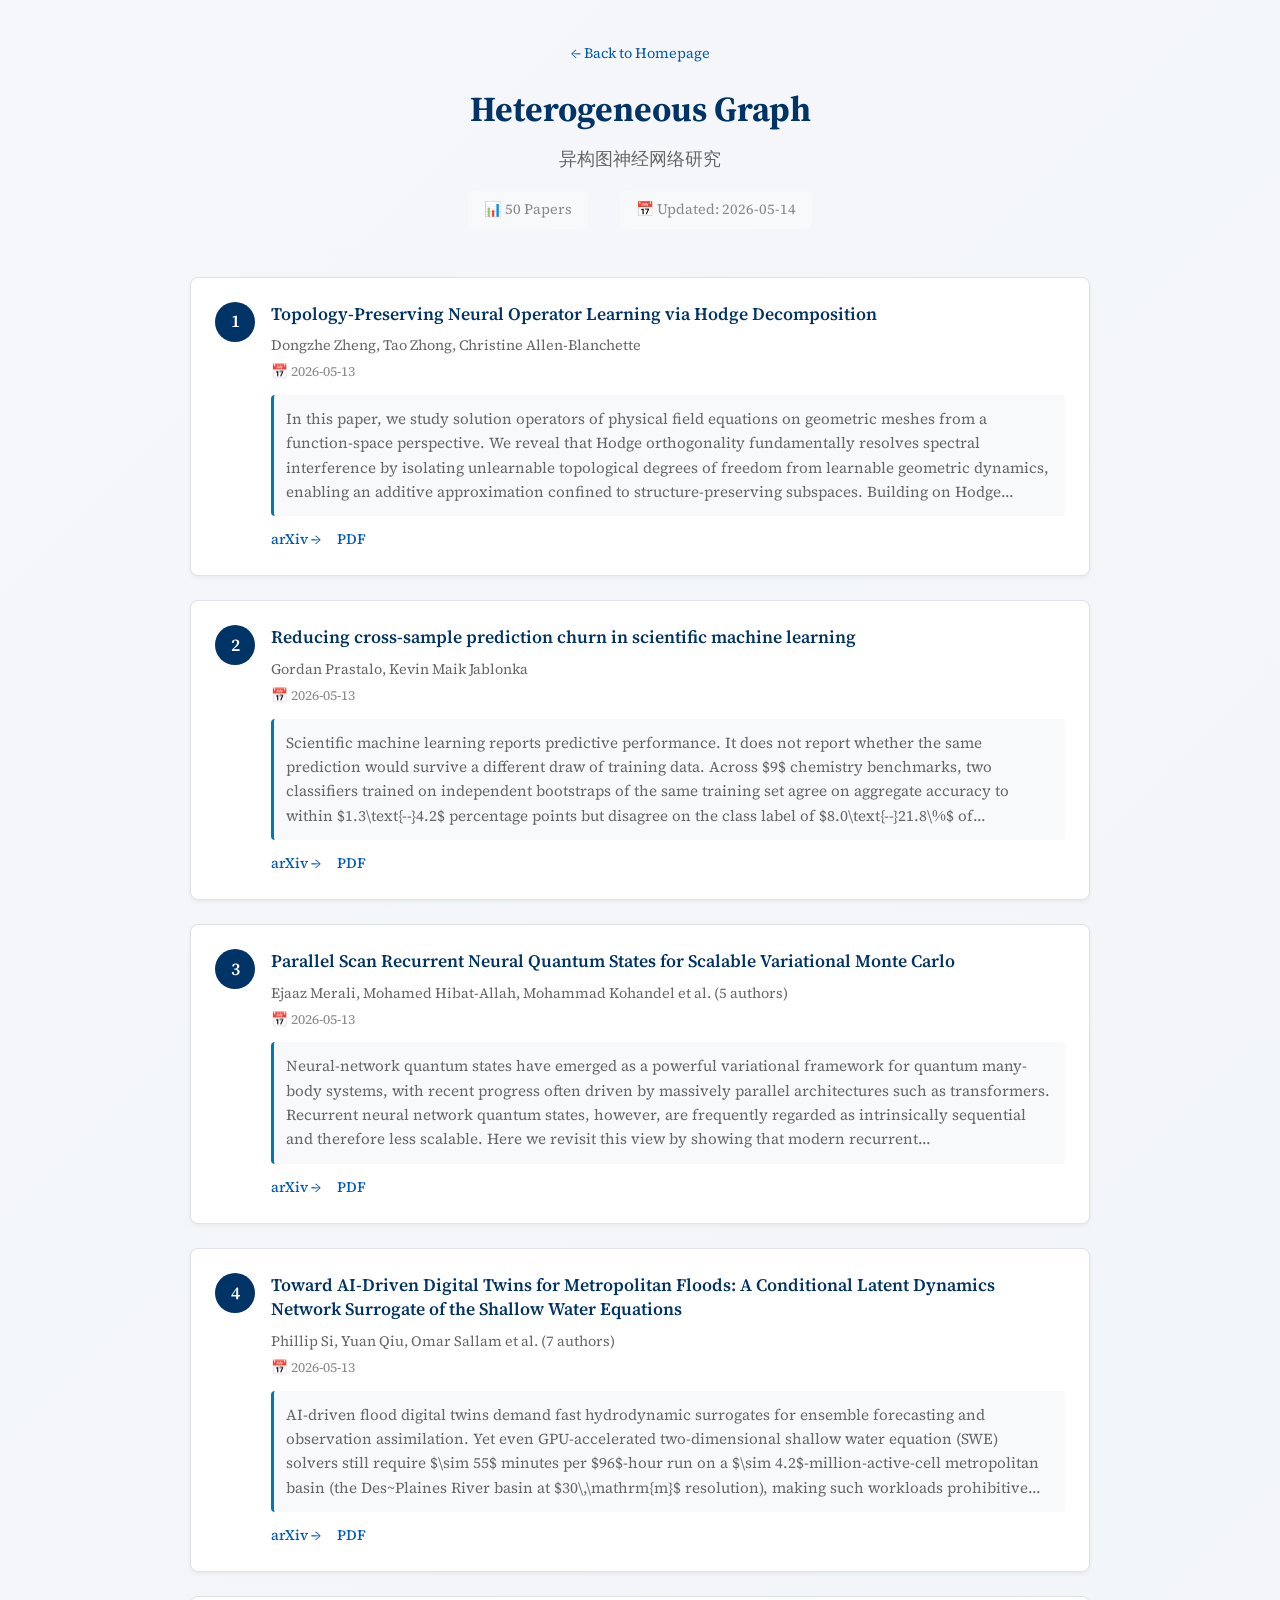
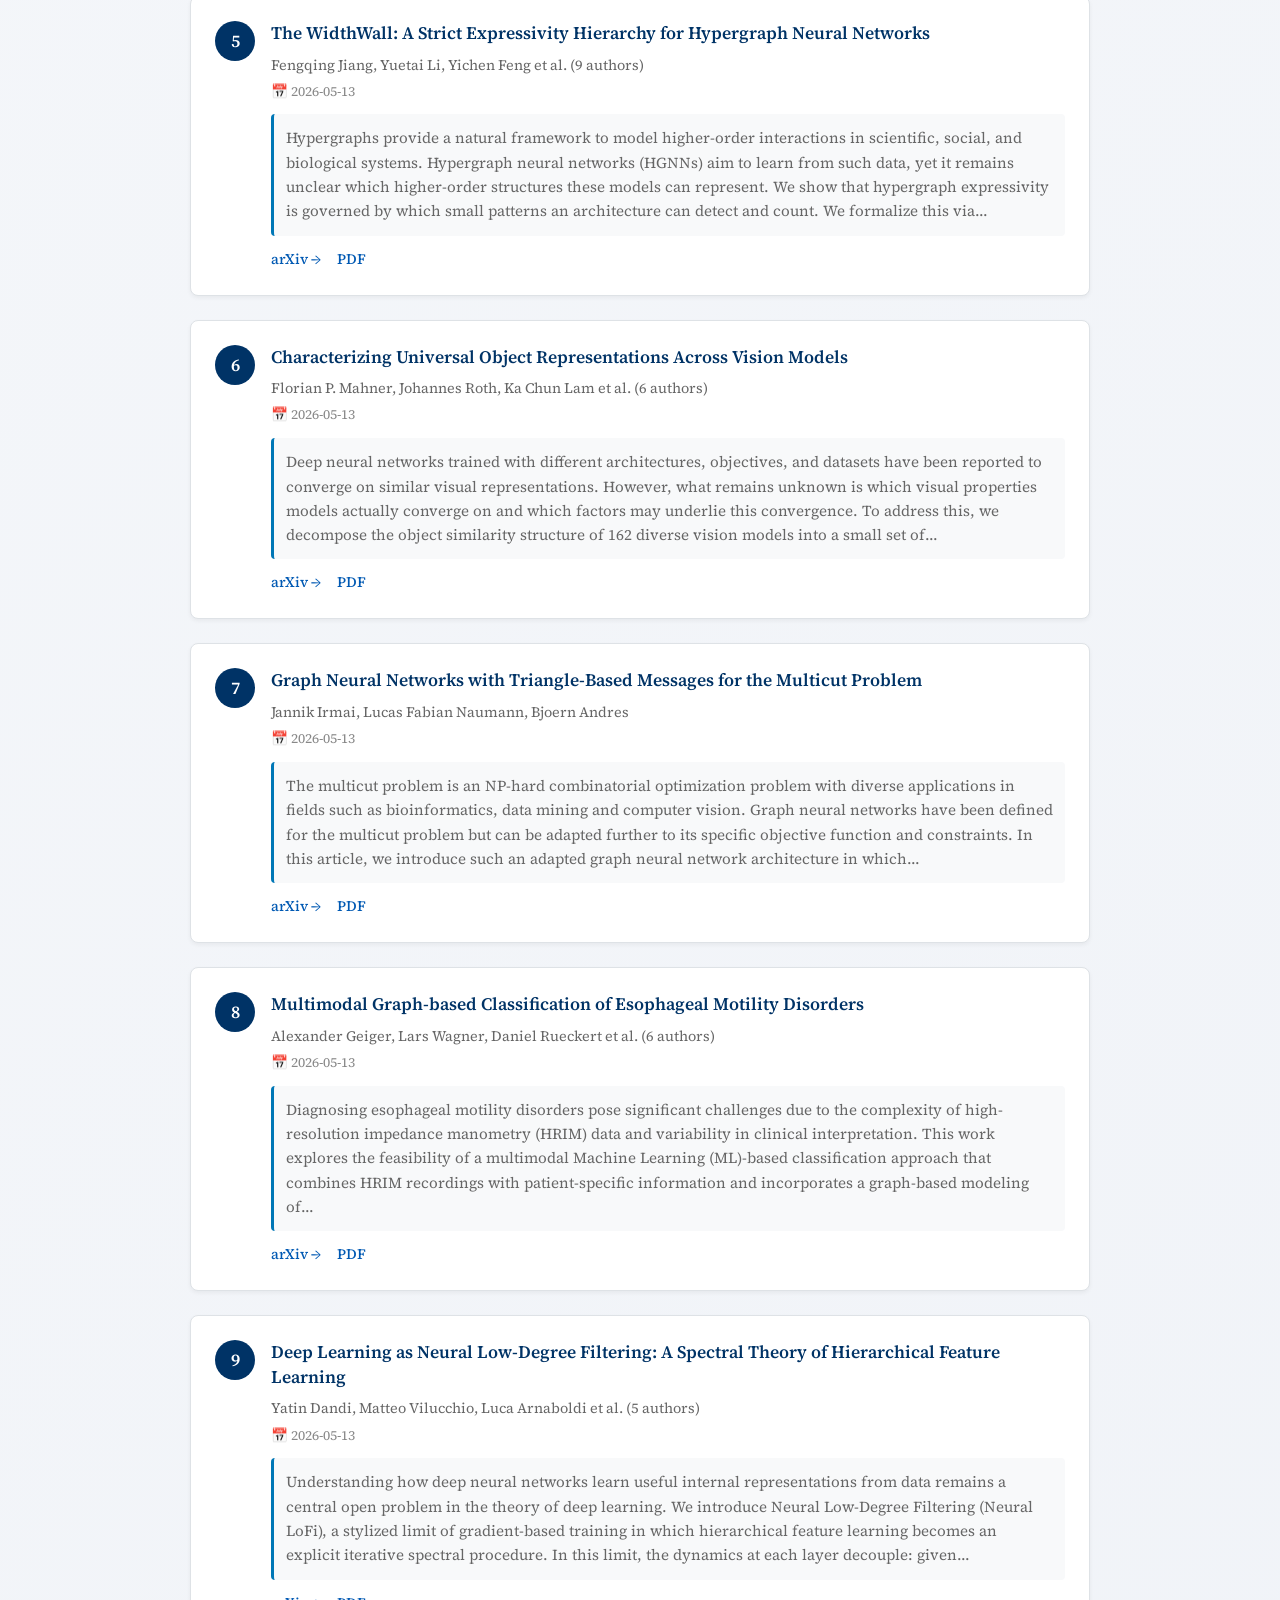
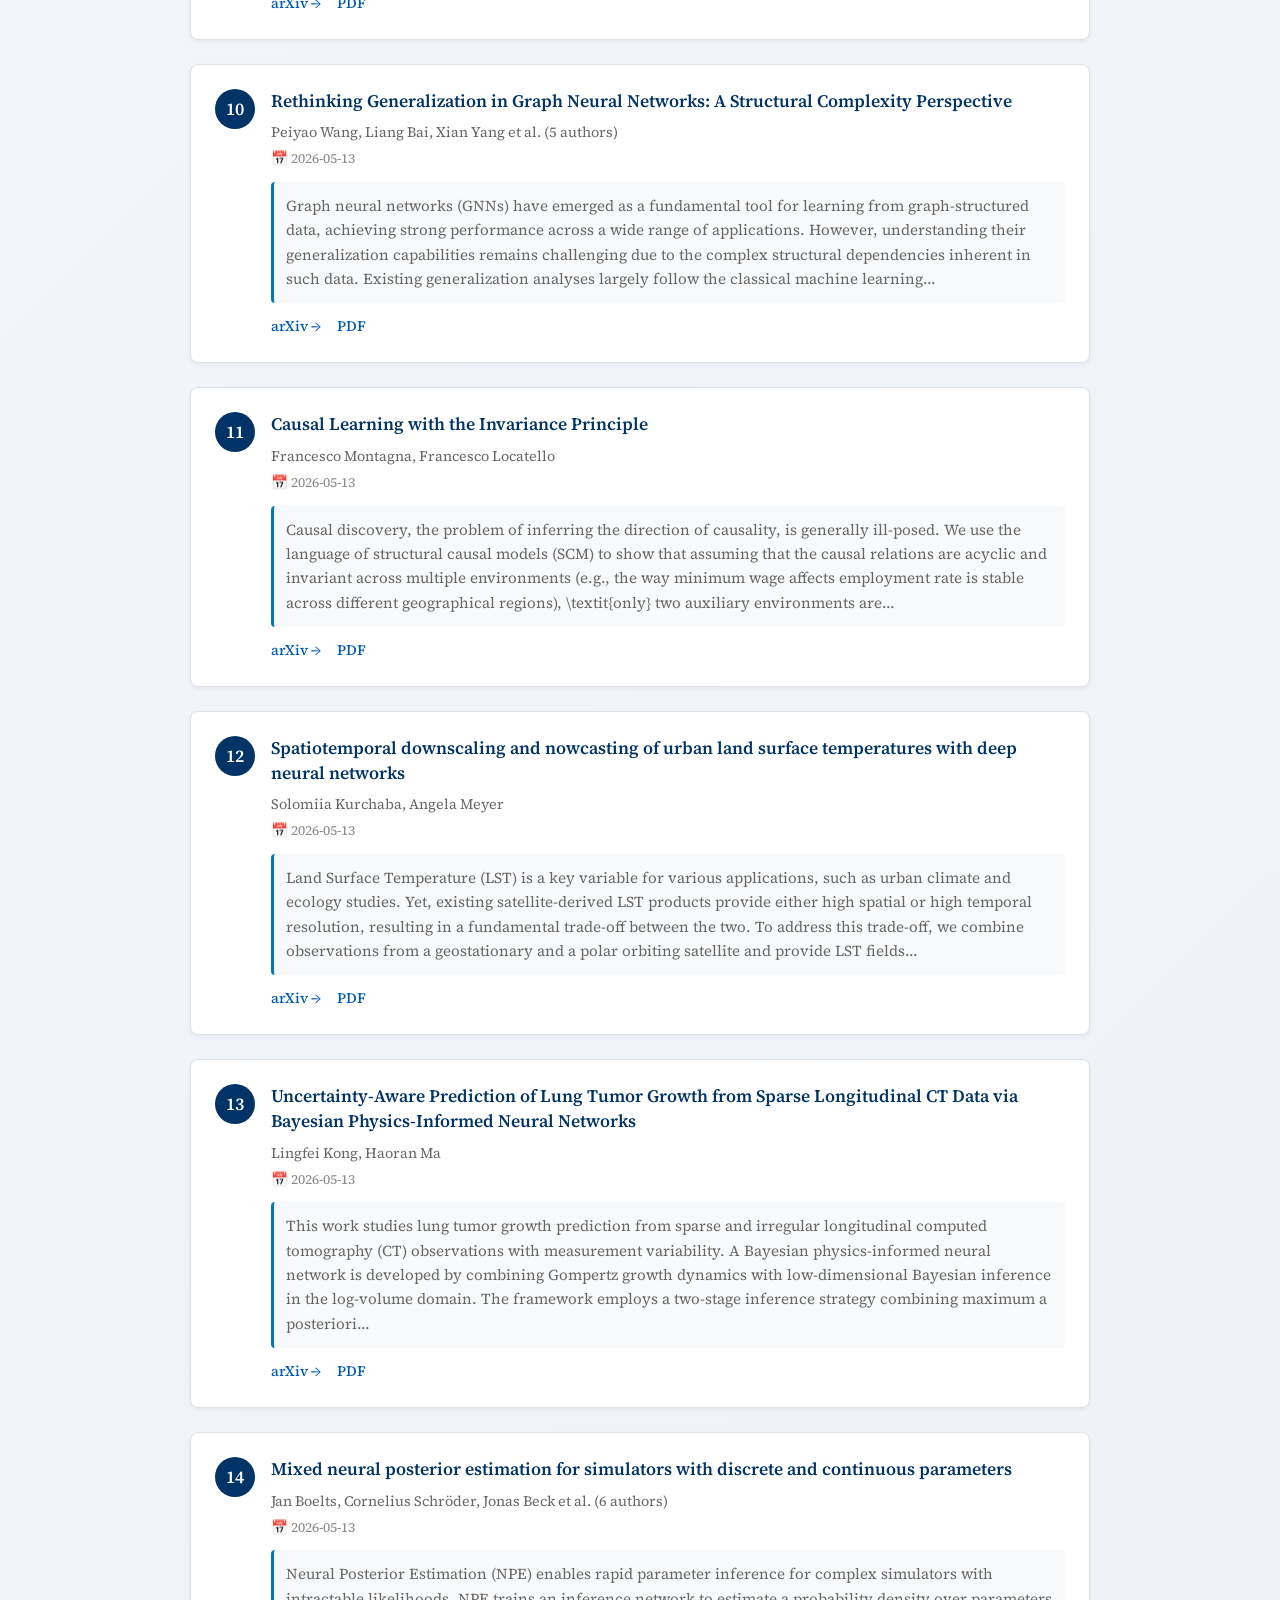
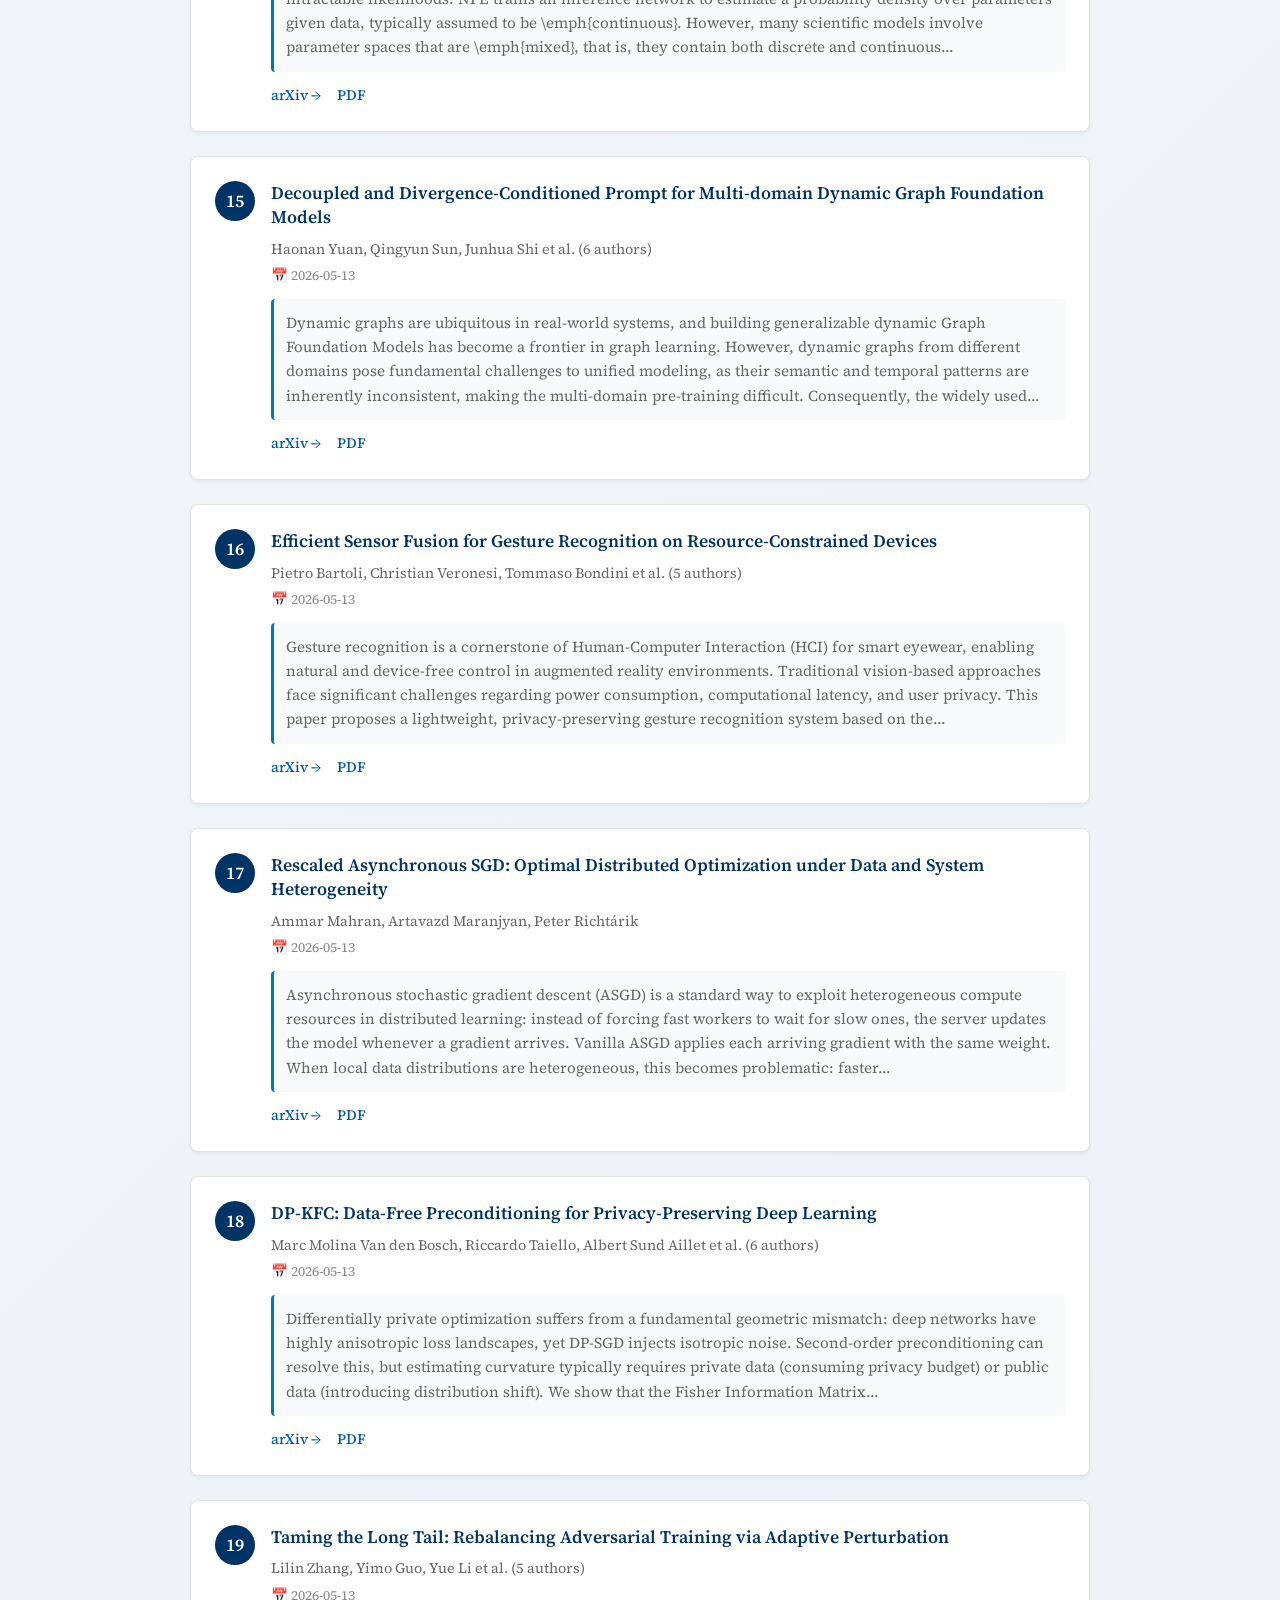
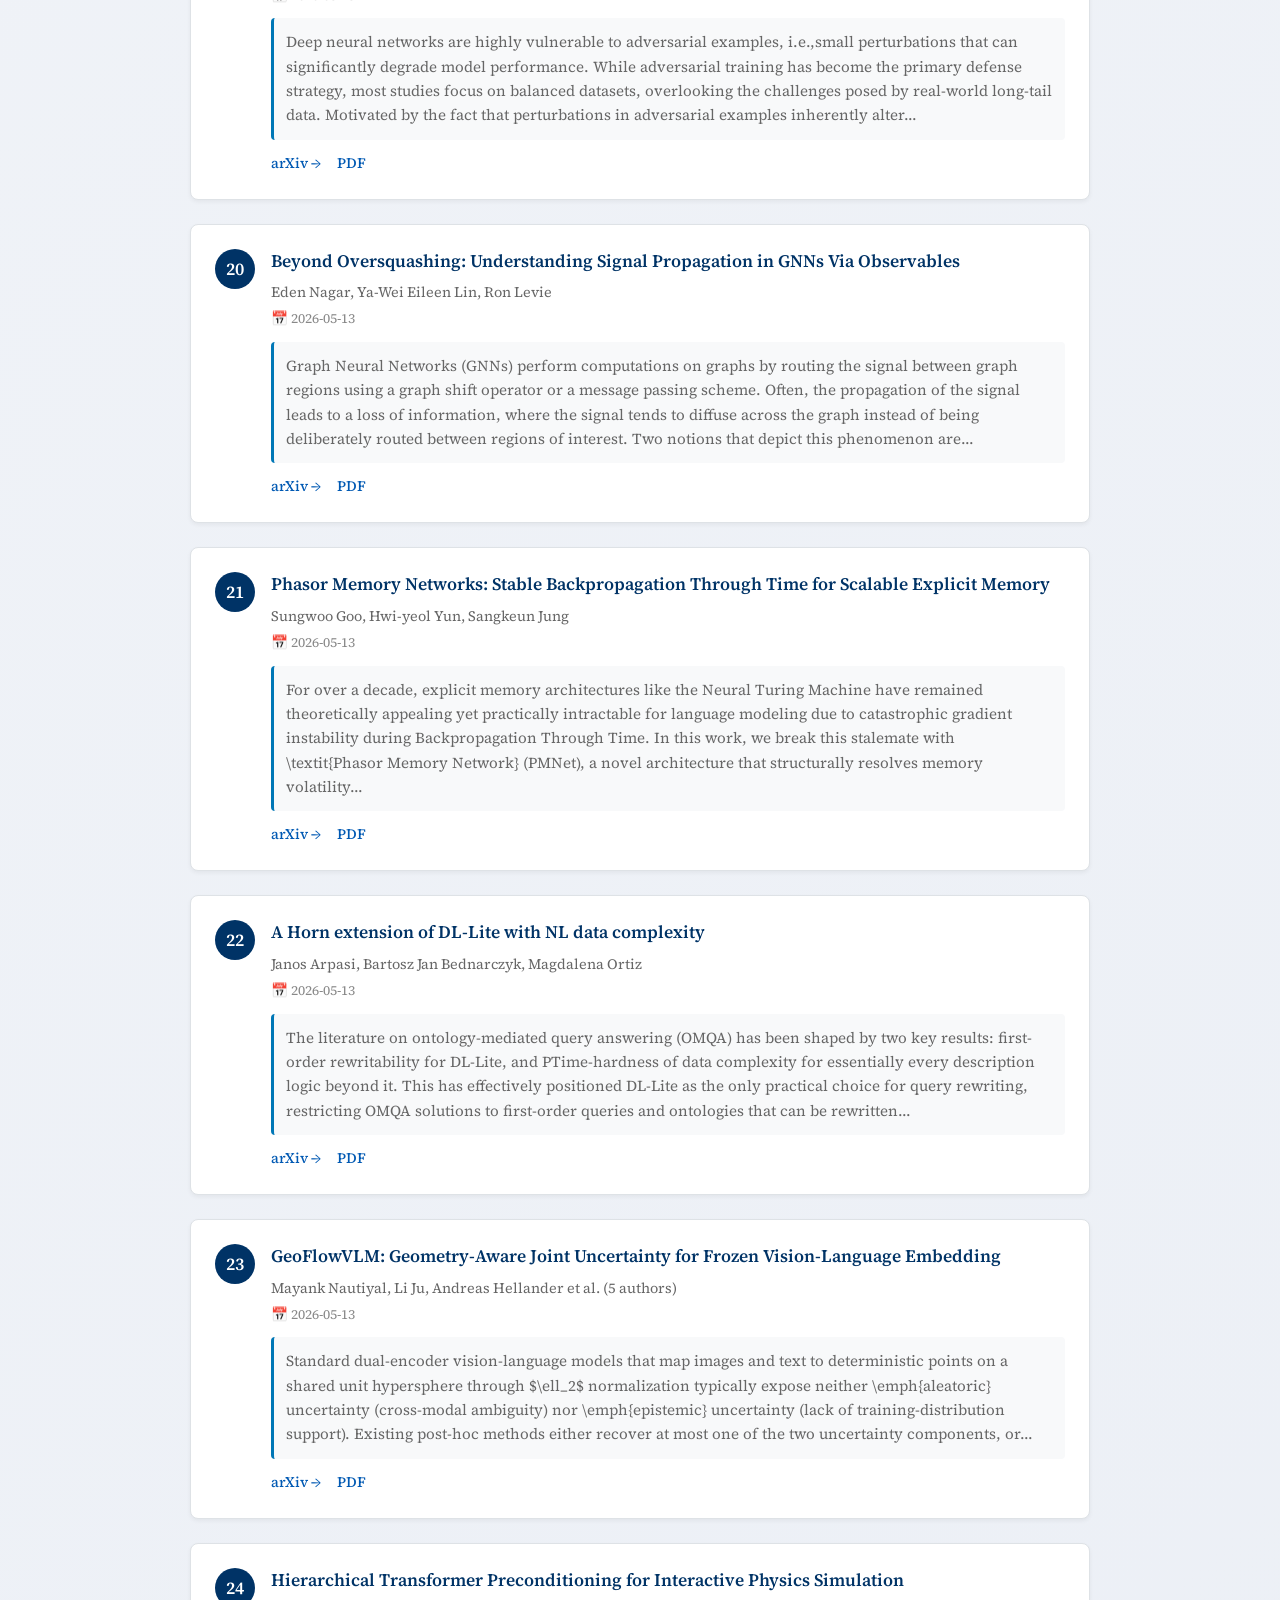
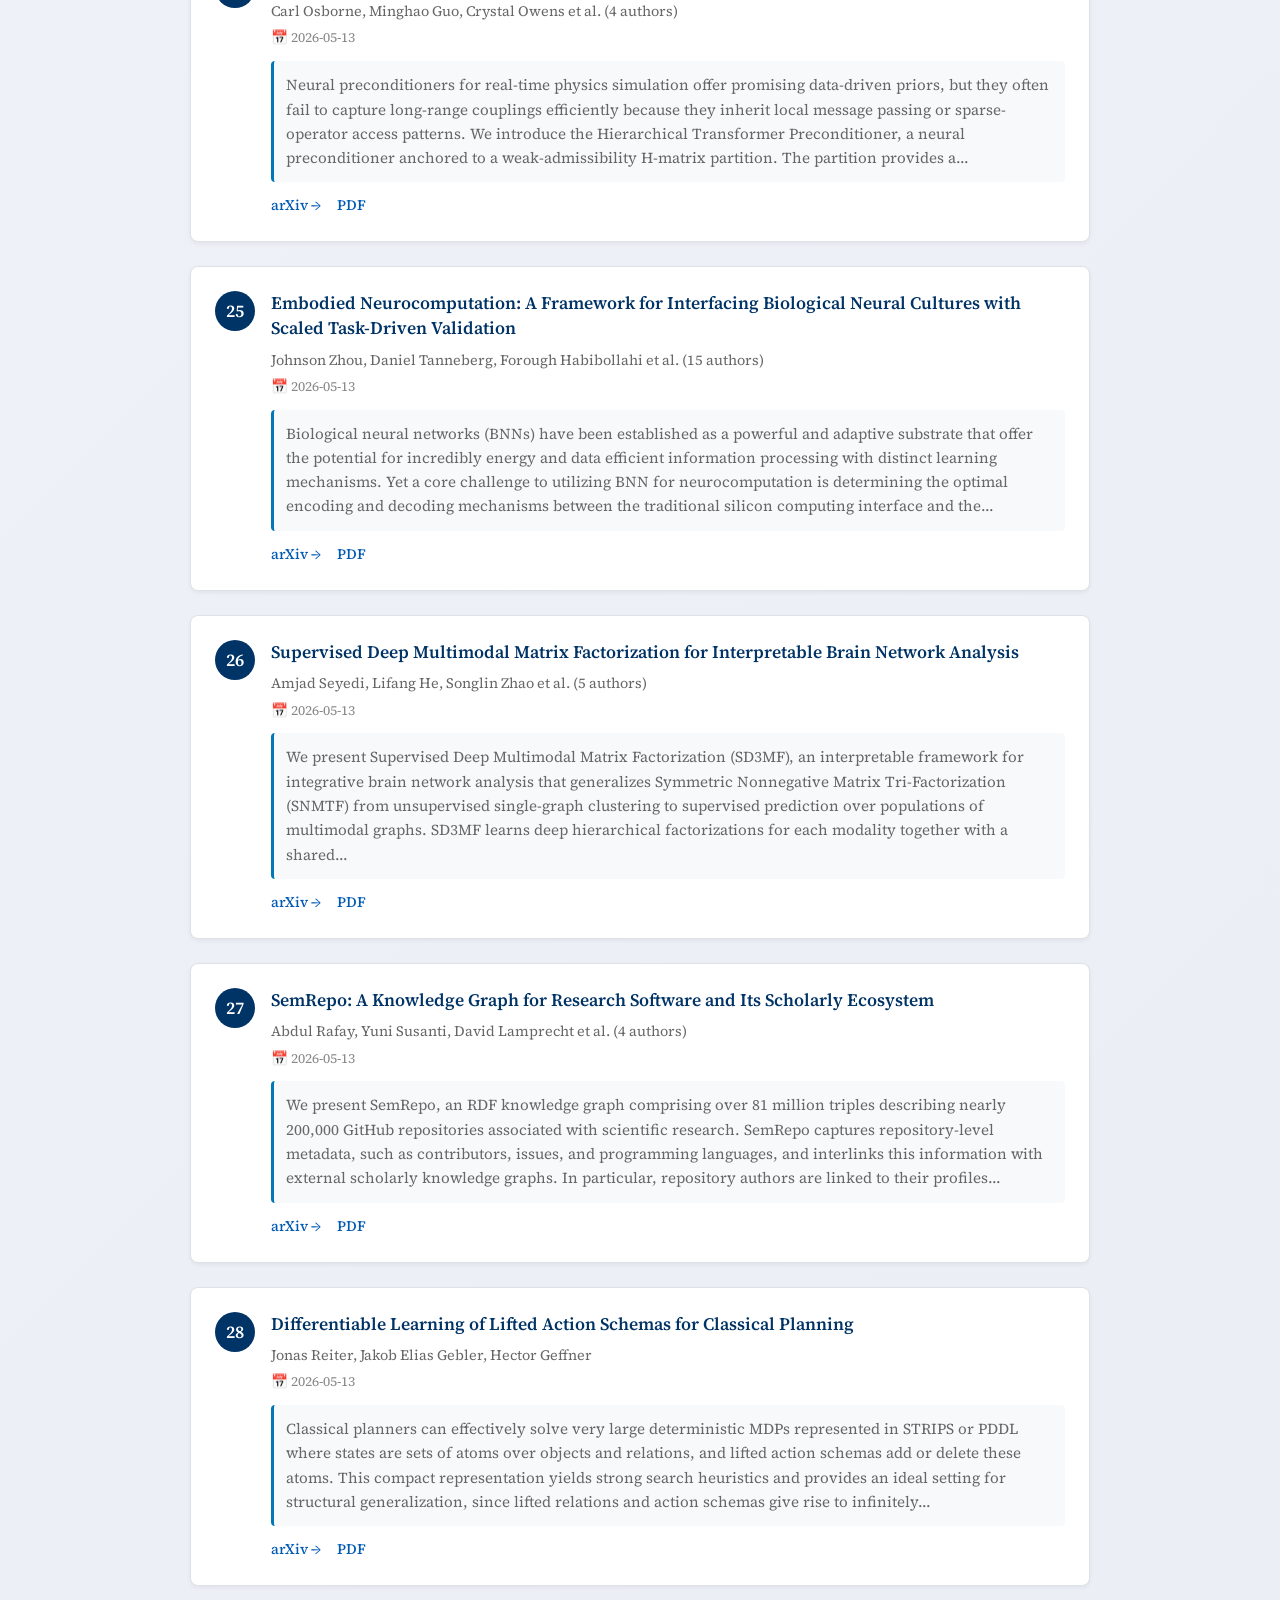
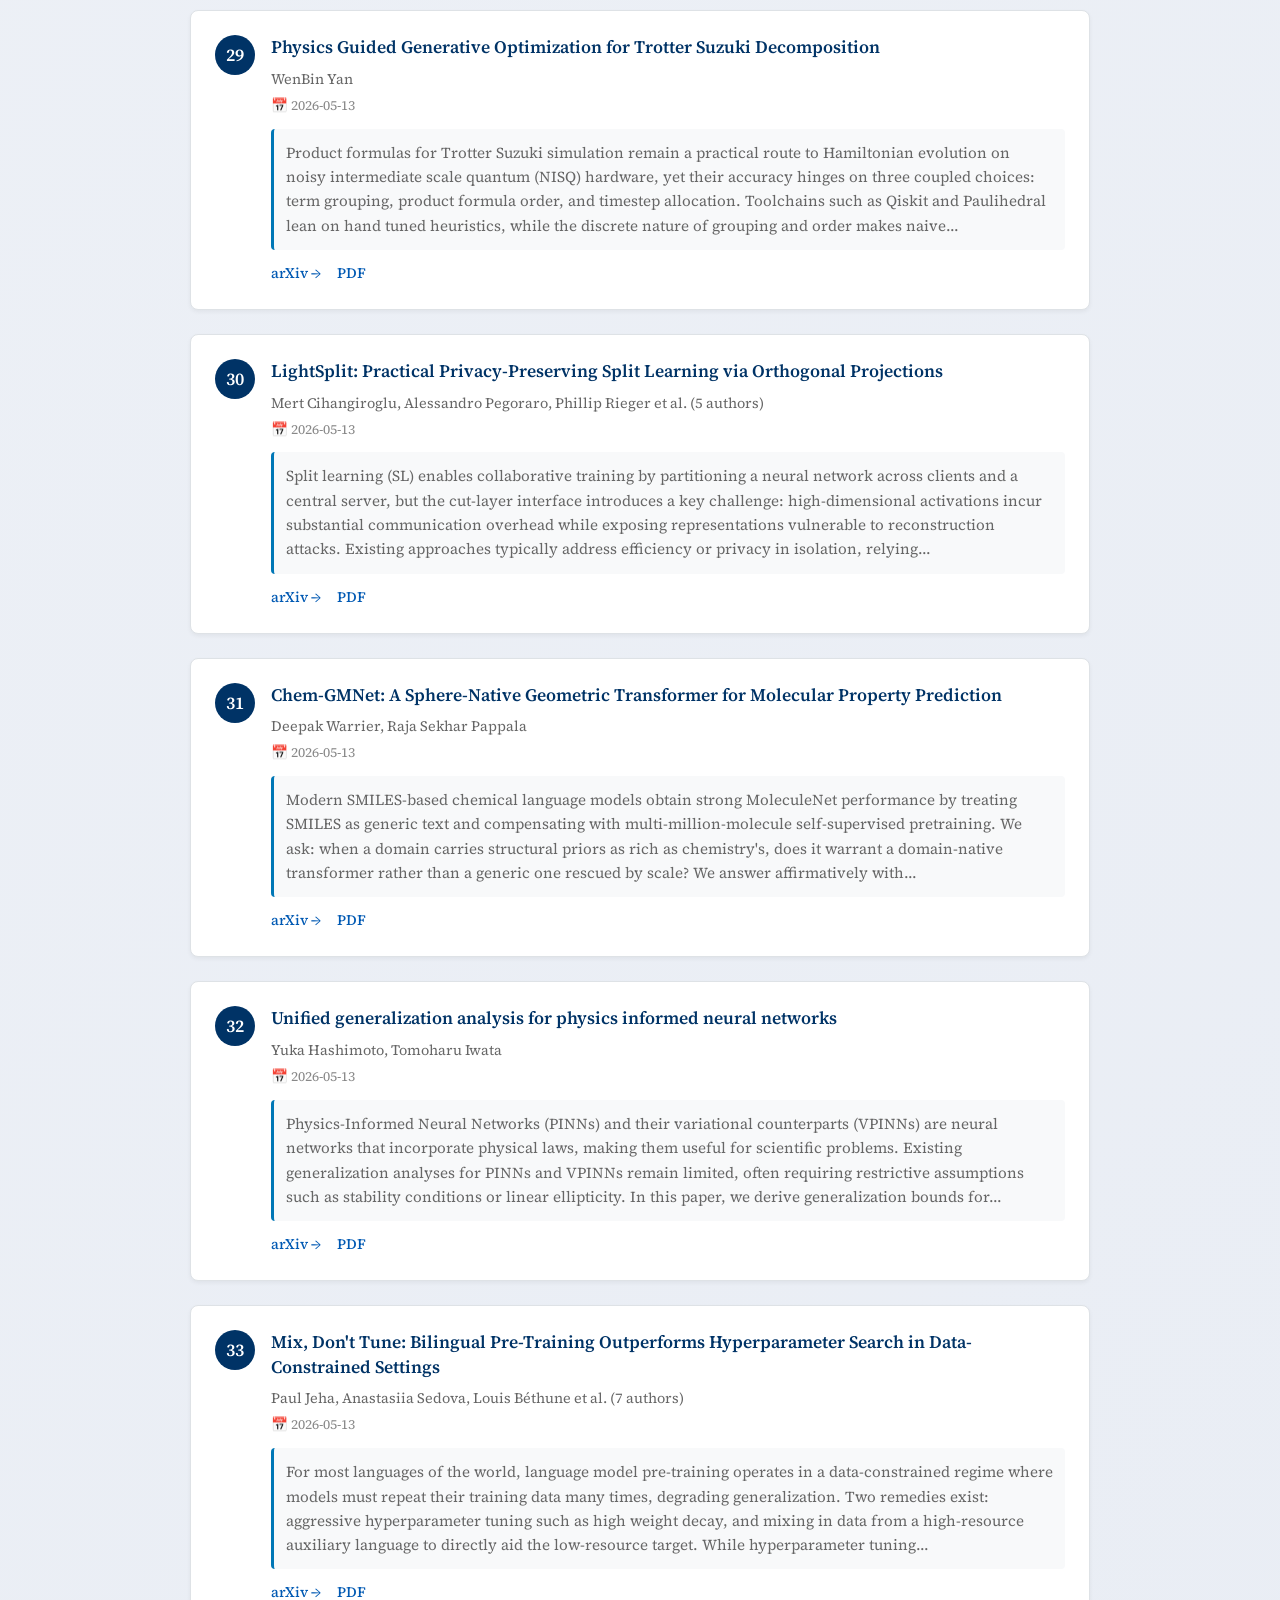
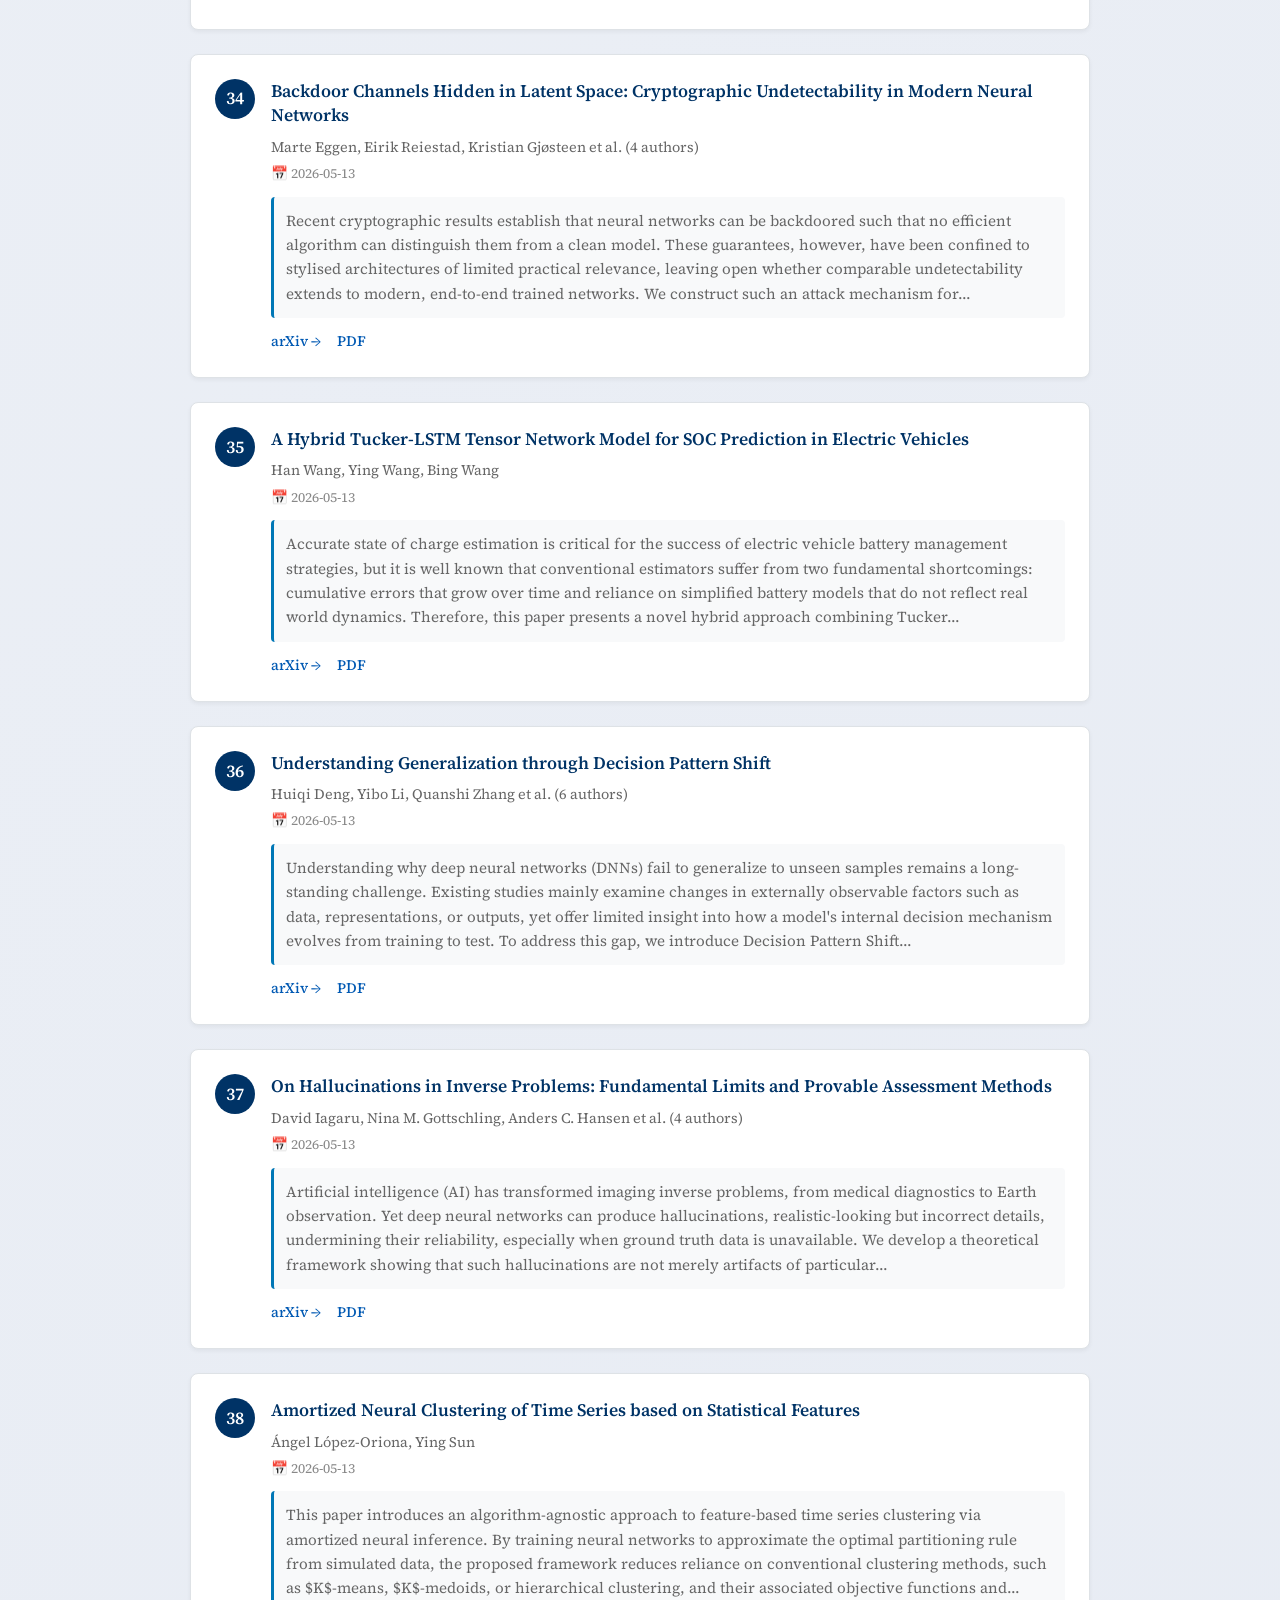
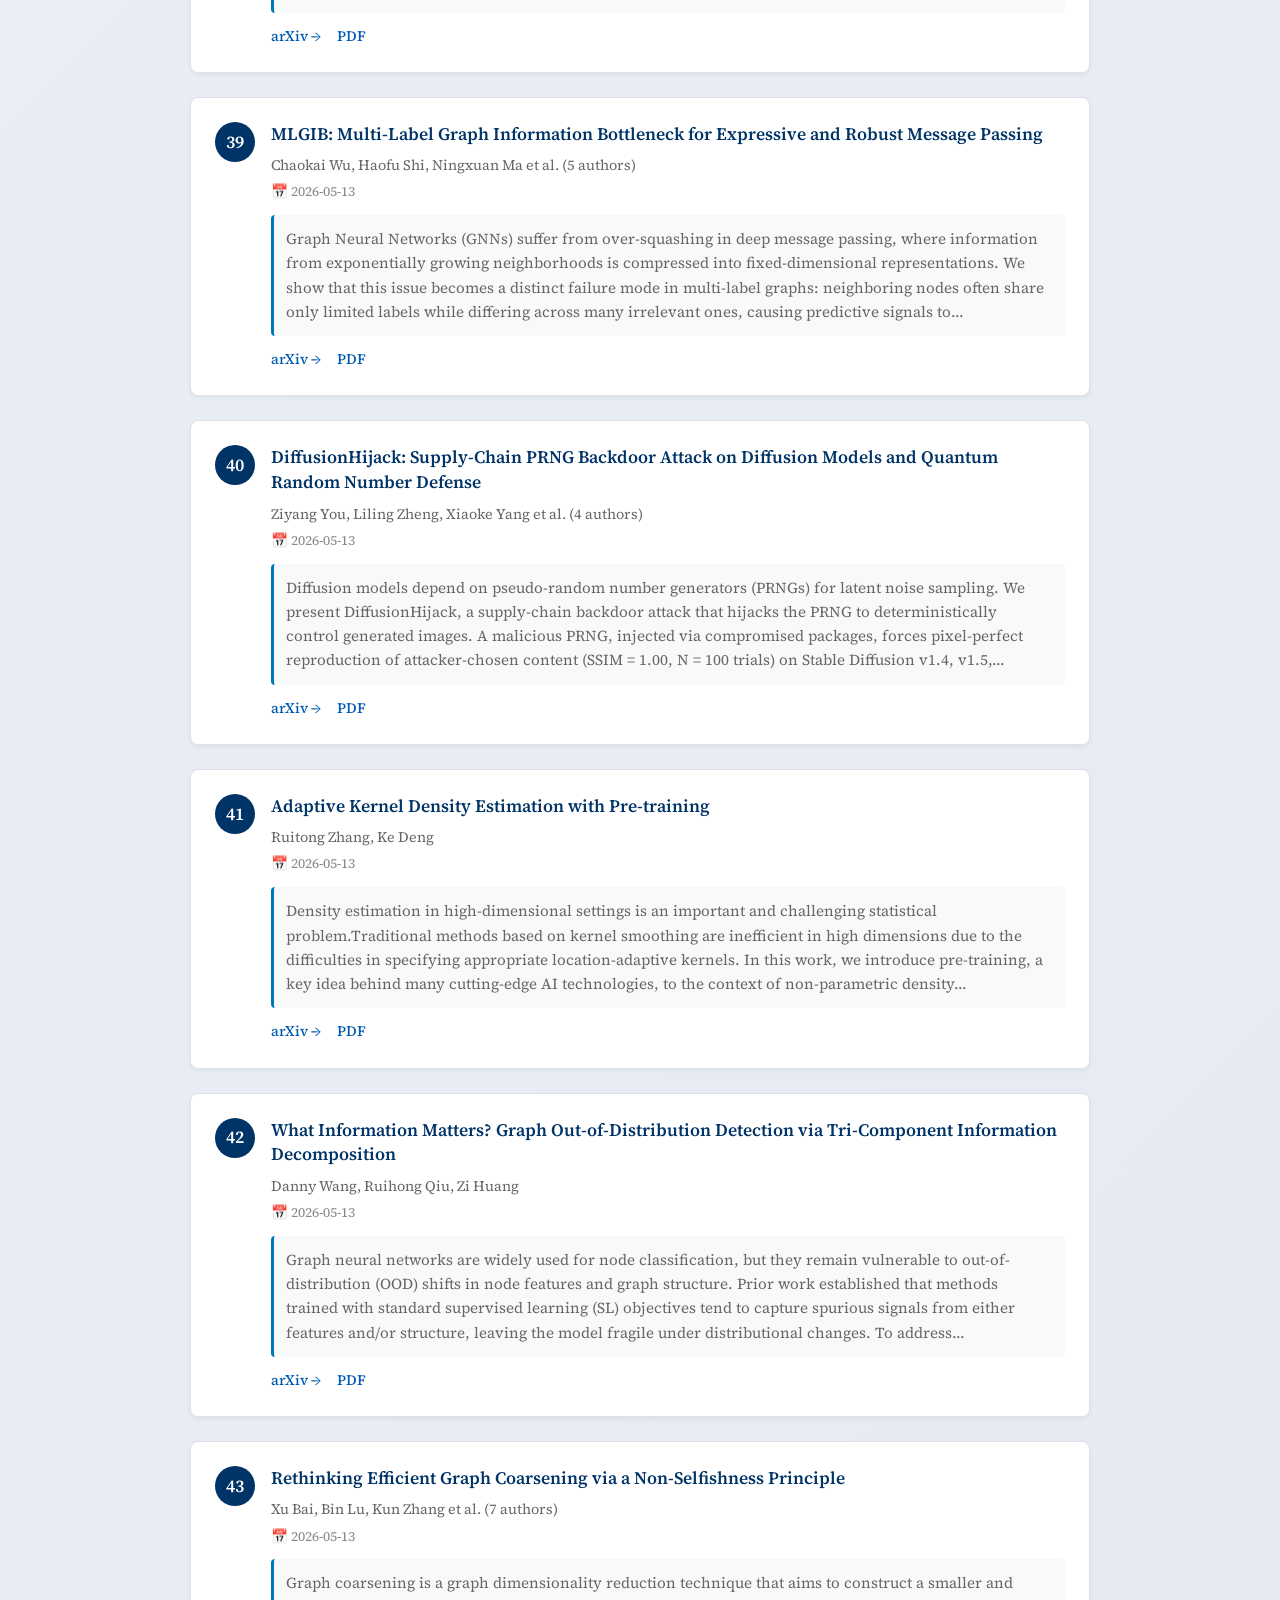
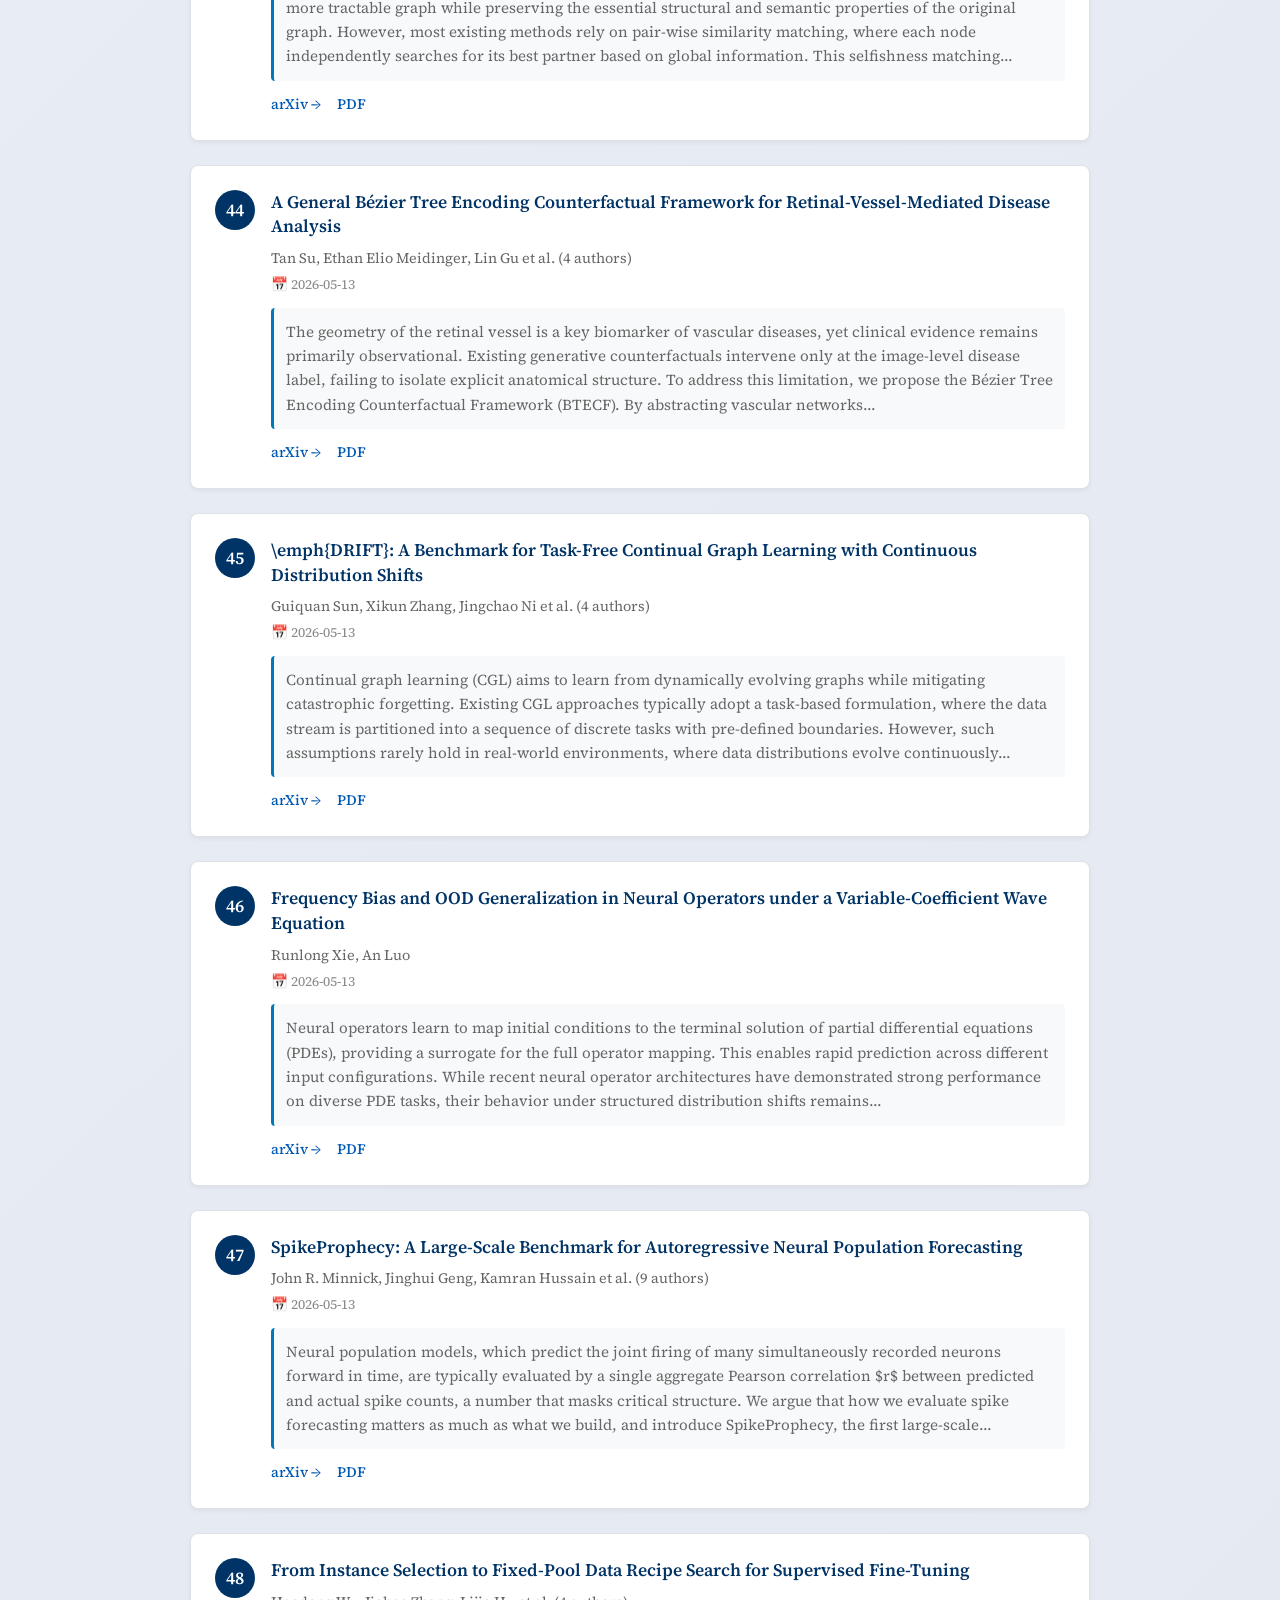
<file: heterogeneous-graph.html>
<!DOCTYPE html>
<html lang="en">
<head>
  <meta charset="utf-8">
  <meta name="viewport" content="width=device-width, initial-scale=1.0">
  <title>Heterogeneous Graph - Latest arXiv Papers</title>
  <link href="https://fonts.googleapis.com/css2?family=Source+Serif+4:ital,wght@0,400;600;1,400&family=Noto+Sans+SC:wght@400;500;700&display=swap" rel="stylesheet">
  <style>
    :root {
      --bg-primary: #ffffff;
      --bg-secondary: #f8f9fa;
      --bg-tertiary: #e9ecef;
      --primary: #003366;
      --secondary: #0059b3;
      --accent: #0077b6;
      --text-primary: #333333;
      --text-secondary: #666666;
      --text-tertiary: #888888;
      --border-light: #dee2e6;
      --shadow-sm: 0 2px 4px rgba(0,0,0,0.05);
      --shadow-md: 0 4px 8px rgba(0,0,0,0.1);
      --radius-sm: 4px;
      --radius-md: 8px;
    }
    * { margin: 0; padding: 0; box-sizing: border-box; }
    body {
      font-family: 'Source Serif 4', Georgia, serif;
      font-size: 16px;
      line-height: 1.6;
      color: var(--text-primary);
      background: linear-gradient(135deg, #f5f7fa 0%, #e4e9f2 100%);
      min-height: 100vh;
      padding: 40px 20px;
    }
    .container { max-width: 900px; margin: 0 auto; }
    .header { text-align: center; margin-bottom: 3rem; }
    .back-link { display: inline-block; color: var(--secondary); text-decoration: none; margin-bottom: 1rem; font-size: 0.9rem; }
    .back-link:hover { text-decoration: underline; }
    h1 { font-size: 2.2rem; color: var(--primary); margin-bottom: 0.5rem; }
    .subtitle { color: var(--text-secondary); font-size: 1.1rem; margin-bottom: 1rem; }
    .stats { display: flex; justify-content: center; gap: 2rem; margin-bottom: 1rem; }
    .stat { background: var(--bg-secondary); padding: 0.5rem 1rem; border-radius: var(--radius-md); font-size: 0.9rem; color: var(--text-tertiary); }
    .paper-card {
      background: var(--bg-primary); border-radius: var(--radius-md); box-shadow: var(--shadow-sm);
      margin-bottom: 1.5rem; padding: 1.5rem; display: flex; gap: 1rem;
      border: 1px solid var(--border-light); transition: box-shadow 0.2s ease;
    }
    .paper-card:hover { box-shadow: var(--shadow-md); }
    .paper-number {
      flex: 0 0 40px; width: 40px; height: 40px; background: var(--primary); color: white;
      border-radius: 50%; display: flex; align-items: center; justify-content: center;
      font-weight: 600; font-size: 1.1rem;
    }
    .paper-content { flex: 1; }
    .paper-title { color: var(--primary); text-decoration: none; font-weight: 600; font-size: 1.1rem; line-height: 1.4; display: block; margin-bottom: 0.5rem; }
    .paper-title:hover { text-decoration: underline; }
    .paper-authors { color: var(--text-secondary); font-size: 0.9rem; margin-bottom: 0.25rem; }
    .paper-date { color: var(--text-tertiary); font-size: 0.85rem; margin-bottom: 0.75rem; }
    .paper-abstract {
      color: var(--text-secondary); font-size: 0.95rem; line-height: 1.6; margin-bottom: 0.75rem;
      padding: 0.75rem; background: var(--bg-secondary); border-radius: var(--radius-sm);
      border-left: 3px solid var(--accent);
    }
    .paper-links { display: flex; gap: 1rem; }
    .paper-link { color: var(--secondary); text-decoration: none; font-size: 0.9rem; font-weight: 500; }
    .paper-link:hover { text-decoration: underline; }
    .footer { text-align: center; margin-top: 3rem; padding-top: 2rem; border-top: 1px solid var(--border-light); color: var(--text-tertiary); font-size: 0.9rem; }
  </style>
</head>
<body>
  <div class="container">
    <div class="header">
      <a href="index.html" class="back-link">← Back to Homepage</a>
      <h1>Heterogeneous Graph</h1>
      <p class="subtitle">异构图神经网络研究</p>
      <div class="stats">
        <span class="stat">📊 50 Papers</span>
        <span class="stat">📅 Updated: 2026-05-14</span>
      </div>
    </div>
    <div class="papers-list">

    <div class="paper-card">
      <div class="paper-number">1</div>
      <div class="paper-content">
        <a href="http://arxiv.org/abs/2605.13834v1" target="_blank" class="paper-title">Topology-Preserving Neural Operator Learning via Hodge Decomposition</a>
        <div class="paper-authors">Dongzhe Zheng, Tao Zhong, Christine Allen-Blanchette</div>
        <div class="paper-date">📅 2026-05-13</div>
        <div class="paper-abstract">In this paper, we study solution operators of physical field equations on geometric meshes from a function-space perspective. We reveal that Hodge orthogonality fundamentally resolves spectral interference by isolating unlearnable topological degrees of freedom from learnable geometric dynamics, enabling an additive approximation confined to structure-preserving subspaces. Building on Hodge...</div>
        <div class="paper-links">
          <a href="http://arxiv.org/abs/2605.13834v1" target="_blank" class="paper-link">arXiv →</a>
          <a href="https://arxiv.org/pdf/2605.13834v1" target="_blank" class="paper-link">PDF</a>
        </div>
      </div>
    </div>

    <div class="paper-card">
      <div class="paper-number">2</div>
      <div class="paper-content">
        <a href="http://arxiv.org/abs/2605.13826v1" target="_blank" class="paper-title">Reducing cross-sample prediction churn in scientific machine learning</a>
        <div class="paper-authors">Gordan Prastalo, Kevin Maik Jablonka</div>
        <div class="paper-date">📅 2026-05-13</div>
        <div class="paper-abstract">Scientific machine learning reports predictive performance. It does not report whether the same prediction would survive a different draw of training data. Across $9$ chemistry benchmarks, two classifiers trained on independent bootstraps of the same training set agree on aggregate accuracy to within $1.3\text{--}4.2$ percentage points but disagree on the class label of $8.0\text{--}21.8\%$ of...</div>
        <div class="paper-links">
          <a href="http://arxiv.org/abs/2605.13826v1" target="_blank" class="paper-link">arXiv →</a>
          <a href="https://arxiv.org/pdf/2605.13826v1" target="_blank" class="paper-link">PDF</a>
        </div>
      </div>
    </div>

    <div class="paper-card">
      <div class="paper-number">3</div>
      <div class="paper-content">
        <a href="http://arxiv.org/abs/2605.13807v1" target="_blank" class="paper-title">Parallel Scan Recurrent Neural Quantum States for Scalable Variational Monte Carlo</a>
        <div class="paper-authors">Ejaaz Merali, Mohamed Hibat-Allah, Mohammad Kohandel et al. (5 authors)</div>
        <div class="paper-date">📅 2026-05-13</div>
        <div class="paper-abstract">Neural-network quantum states have emerged as a powerful variational framework for quantum many-body systems, with recent progress often driven by massively parallel architectures such as transformers. Recurrent neural network quantum states, however, are frequently regarded as intrinsically sequential and therefore less scalable. Here we revisit this view by showing that modern recurrent...</div>
        <div class="paper-links">
          <a href="http://arxiv.org/abs/2605.13807v1" target="_blank" class="paper-link">arXiv →</a>
          <a href="https://arxiv.org/pdf/2605.13807v1" target="_blank" class="paper-link">PDF</a>
        </div>
      </div>
    </div>

    <div class="paper-card">
      <div class="paper-number">4</div>
      <div class="paper-content">
        <a href="http://arxiv.org/abs/2605.13761v1" target="_blank" class="paper-title">Toward AI-Driven Digital Twins for Metropolitan Floods: A Conditional Latent Dynamics Network Surrogate of the Shallow Water Equations</a>
        <div class="paper-authors">Phillip Si, Yuan Qiu, Omar Sallam et al. (7 authors)</div>
        <div class="paper-date">📅 2026-05-13</div>
        <div class="paper-abstract">AI-driven flood digital twins demand fast hydrodynamic surrogates for ensemble forecasting and observation assimilation. Yet even GPU-accelerated two-dimensional shallow water equation (SWE) solvers still require $\sim 55$ minutes per $96$-hour run on a $\sim 4.2$-million-active-cell metropolitan basin (the Des~Plaines River basin at $30\,\mathrm{m}$ resolution), making such workloads prohibitive...</div>
        <div class="paper-links">
          <a href="http://arxiv.org/abs/2605.13761v1" target="_blank" class="paper-link">arXiv →</a>
          <a href="https://arxiv.org/pdf/2605.13761v1" target="_blank" class="paper-link">PDF</a>
        </div>
      </div>
    </div>

    <div class="paper-card">
      <div class="paper-number">5</div>
      <div class="paper-content">
        <a href="http://arxiv.org/abs/2605.13690v1" target="_blank" class="paper-title">The WidthWall: A Strict Expressivity Hierarchy for Hypergraph Neural Networks</a>
        <div class="paper-authors">Fengqing Jiang, Yuetai Li, Yichen Feng et al. (9 authors)</div>
        <div class="paper-date">📅 2026-05-13</div>
        <div class="paper-abstract">Hypergraphs provide a natural framework to model higher-order interactions in scientific, social, and biological systems. Hypergraph neural networks (HGNNs) aim to learn from such data, yet it remains unclear which higher-order structures these models can represent. We show that hypergraph expressivity is governed by which small patterns an architecture can detect and count. We formalize this via...</div>
        <div class="paper-links">
          <a href="http://arxiv.org/abs/2605.13690v1" target="_blank" class="paper-link">arXiv →</a>
          <a href="https://arxiv.org/pdf/2605.13690v1" target="_blank" class="paper-link">PDF</a>
        </div>
      </div>
    </div>

    <div class="paper-card">
      <div class="paper-number">6</div>
      <div class="paper-content">
        <a href="http://arxiv.org/abs/2605.13675v1" target="_blank" class="paper-title">Characterizing Universal Object Representations Across Vision Models</a>
        <div class="paper-authors">Florian P. Mahner, Johannes Roth, Ka Chun Lam et al. (6 authors)</div>
        <div class="paper-date">📅 2026-05-13</div>
        <div class="paper-abstract">Deep neural networks trained with different architectures, objectives, and datasets have been reported to converge on similar visual representations. However, what remains unknown is which visual properties models actually converge on and which factors may underlie this convergence. To address this, we decompose the object similarity structure of 162 diverse vision models into a small set of...</div>
        <div class="paper-links">
          <a href="http://arxiv.org/abs/2605.13675v1" target="_blank" class="paper-link">arXiv →</a>
          <a href="https://arxiv.org/pdf/2605.13675v1" target="_blank" class="paper-link">PDF</a>
        </div>
      </div>
    </div>

    <div class="paper-card">
      <div class="paper-number">7</div>
      <div class="paper-content">
        <a href="http://arxiv.org/abs/2605.13673v1" target="_blank" class="paper-title">Graph Neural Networks with Triangle-Based Messages for the Multicut Problem</a>
        <div class="paper-authors">Jannik Irmai, Lucas Fabian Naumann, Bjoern Andres</div>
        <div class="paper-date">📅 2026-05-13</div>
        <div class="paper-abstract">The multicut problem is an NP-hard combinatorial optimization problem with diverse applications in fields such as bioinformatics, data mining and computer vision. Graph neural networks have been defined for the multicut problem but can be adapted further to its specific objective function and constraints. In this article, we introduce such an adapted graph neural network architecture in which...</div>
        <div class="paper-links">
          <a href="http://arxiv.org/abs/2605.13673v1" target="_blank" class="paper-link">arXiv →</a>
          <a href="https://arxiv.org/pdf/2605.13673v1" target="_blank" class="paper-link">PDF</a>
        </div>
      </div>
    </div>

    <div class="paper-card">
      <div class="paper-number">8</div>
      <div class="paper-content">
        <a href="http://arxiv.org/abs/2605.13623v1" target="_blank" class="paper-title">Multimodal Graph-based Classification of Esophageal Motility Disorders</a>
        <div class="paper-authors">Alexander Geiger, Lars Wagner, Daniel Rueckert et al. (6 authors)</div>
        <div class="paper-date">📅 2026-05-13</div>
        <div class="paper-abstract">Diagnosing esophageal motility disorders pose significant challenges due to the complexity of high-resolution impedance manometry (HRIM) data and variability in clinical interpretation. This work explores the feasibility of a multimodal Machine Learning (ML)-based classification approach that combines HRIM recordings with patient-specific information and incorporates a graph-based modeling of...</div>
        <div class="paper-links">
          <a href="http://arxiv.org/abs/2605.13623v1" target="_blank" class="paper-link">arXiv →</a>
          <a href="https://arxiv.org/pdf/2605.13623v1" target="_blank" class="paper-link">PDF</a>
        </div>
      </div>
    </div>

    <div class="paper-card">
      <div class="paper-number">9</div>
      <div class="paper-content">
        <a href="http://arxiv.org/abs/2605.13612v1" target="_blank" class="paper-title">Deep Learning as Neural Low-Degree Filtering: A Spectral Theory of Hierarchical Feature Learning</a>
        <div class="paper-authors">Yatin Dandi, Matteo Vilucchio, Luca Arnaboldi et al. (5 authors)</div>
        <div class="paper-date">📅 2026-05-13</div>
        <div class="paper-abstract">Understanding how deep neural networks learn useful internal representations from data remains a central open problem in the theory of deep learning. We introduce Neural Low-Degree Filtering (Neural LoFi), a stylized limit of gradient-based training in which hierarchical feature learning becomes an explicit iterative spectral procedure. In this limit, the dynamics at each layer decouple: given...</div>
        <div class="paper-links">
          <a href="http://arxiv.org/abs/2605.13612v1" target="_blank" class="paper-link">arXiv →</a>
          <a href="https://arxiv.org/pdf/2605.13612v1" target="_blank" class="paper-link">PDF</a>
        </div>
      </div>
    </div>

    <div class="paper-card">
      <div class="paper-number">10</div>
      <div class="paper-content">
        <a href="http://arxiv.org/abs/2605.13597v1" target="_blank" class="paper-title">Rethinking Generalization in Graph Neural Networks: A Structural Complexity Perspective</a>
        <div class="paper-authors">Peiyao Wang, Liang Bai, Xian Yang et al. (5 authors)</div>
        <div class="paper-date">📅 2026-05-13</div>
        <div class="paper-abstract">Graph neural networks (GNNs) have emerged as a fundamental tool for learning from graph-structured data, achieving strong performance across a wide range of applications. However, understanding their generalization capabilities remains challenging due to the complex structural dependencies inherent in such data. Existing generalization analyses largely follow the classical machine learning...</div>
        <div class="paper-links">
          <a href="http://arxiv.org/abs/2605.13597v1" target="_blank" class="paper-link">arXiv →</a>
          <a href="https://arxiv.org/pdf/2605.13597v1" target="_blank" class="paper-link">PDF</a>
        </div>
      </div>
    </div>

    <div class="paper-card">
      <div class="paper-number">11</div>
      <div class="paper-content">
        <a href="http://arxiv.org/abs/2605.13589v1" target="_blank" class="paper-title">Causal Learning with the Invariance Principle</a>
        <div class="paper-authors">Francesco Montagna, Francesco Locatello</div>
        <div class="paper-date">📅 2026-05-13</div>
        <div class="paper-abstract">Causal discovery, the problem of inferring the direction of causality, is generally ill-posed. We use the language of structural causal models (SCM) to show that assuming that the causal relations are acyclic and invariant across multiple environments (e.g., the way minimum wage affects employment rate is stable across different geographical regions), \textit{only} two auxiliary environments are...</div>
        <div class="paper-links">
          <a href="http://arxiv.org/abs/2605.13589v1" target="_blank" class="paper-link">arXiv →</a>
          <a href="https://arxiv.org/pdf/2605.13589v1" target="_blank" class="paper-link">PDF</a>
        </div>
      </div>
    </div>

    <div class="paper-card">
      <div class="paper-number">12</div>
      <div class="paper-content">
        <a href="http://arxiv.org/abs/2605.13566v1" target="_blank" class="paper-title">Spatiotemporal downscaling and nowcasting of urban land surface temperatures with deep neural networks</a>
        <div class="paper-authors">Solomiia Kurchaba, Angela Meyer</div>
        <div class="paper-date">📅 2026-05-13</div>
        <div class="paper-abstract">Land Surface Temperature (LST) is a key variable for various applications, such as urban climate and ecology studies. Yet, existing satellite-derived LST products provide either high spatial or high temporal resolution, resulting in a fundamental trade-off between the two. To address this trade-off, we combine observations from a geostationary and a polar orbiting satellite and provide LST fields...</div>
        <div class="paper-links">
          <a href="http://arxiv.org/abs/2605.13566v1" target="_blank" class="paper-link">arXiv →</a>
          <a href="https://arxiv.org/pdf/2605.13566v1" target="_blank" class="paper-link">PDF</a>
        </div>
      </div>
    </div>

    <div class="paper-card">
      <div class="paper-number">13</div>
      <div class="paper-content">
        <a href="http://arxiv.org/abs/2605.13560v1" target="_blank" class="paper-title">Uncertainty-Aware Prediction of Lung Tumor Growth from Sparse Longitudinal CT Data via Bayesian Physics-Informed Neural Networks</a>
        <div class="paper-authors">Lingfei Kong, Haoran Ma</div>
        <div class="paper-date">📅 2026-05-13</div>
        <div class="paper-abstract">This work studies lung tumor growth prediction from sparse and irregular longitudinal computed tomography (CT) observations with measurement variability. A Bayesian physics-informed neural network is developed by combining Gompertz growth dynamics with low-dimensional Bayesian inference in the log-volume domain. The framework employs a two-stage inference strategy combining maximum a posteriori...</div>
        <div class="paper-links">
          <a href="http://arxiv.org/abs/2605.13560v1" target="_blank" class="paper-link">arXiv →</a>
          <a href="https://arxiv.org/pdf/2605.13560v1" target="_blank" class="paper-link">PDF</a>
        </div>
      </div>
    </div>

    <div class="paper-card">
      <div class="paper-number">14</div>
      <div class="paper-content">
        <a href="http://arxiv.org/abs/2605.13551v1" target="_blank" class="paper-title">Mixed neural posterior estimation for simulators with discrete and continuous parameters</a>
        <div class="paper-authors">Jan Boelts, Cornelius Schröder, Jonas Beck et al. (6 authors)</div>
        <div class="paper-date">📅 2026-05-13</div>
        <div class="paper-abstract">Neural Posterior Estimation (NPE) enables rapid parameter inference for complex simulators with intractable likelihoods. NPE trains an inference network to estimate a probability density over parameters given data, typically assumed to be \emph{continuous}. However, many scientific models involve parameter spaces that are \emph{mixed}, that is, they contain both discrete and continuous...</div>
        <div class="paper-links">
          <a href="http://arxiv.org/abs/2605.13551v1" target="_blank" class="paper-link">arXiv →</a>
          <a href="https://arxiv.org/pdf/2605.13551v1" target="_blank" class="paper-link">PDF</a>
        </div>
      </div>
    </div>

    <div class="paper-card">
      <div class="paper-number">15</div>
      <div class="paper-content">
        <a href="http://arxiv.org/abs/2605.13540v1" target="_blank" class="paper-title">Decoupled and Divergence-Conditioned Prompt for Multi-domain Dynamic Graph Foundation Models</a>
        <div class="paper-authors">Haonan Yuan, Qingyun Sun, Junhua Shi et al. (6 authors)</div>
        <div class="paper-date">📅 2026-05-13</div>
        <div class="paper-abstract">Dynamic graphs are ubiquitous in real-world systems, and building generalizable dynamic Graph Foundation Models has become a frontier in graph learning. However, dynamic graphs from different domains pose fundamental challenges to unified modeling, as their semantic and temporal patterns are inherently inconsistent, making the multi-domain pre-training difficult. Consequently, the widely used...</div>
        <div class="paper-links">
          <a href="http://arxiv.org/abs/2605.13540v1" target="_blank" class="paper-link">arXiv →</a>
          <a href="https://arxiv.org/pdf/2605.13540v1" target="_blank" class="paper-link">PDF</a>
        </div>
      </div>
    </div>

    <div class="paper-card">
      <div class="paper-number">16</div>
      <div class="paper-content">
        <a href="http://arxiv.org/abs/2605.13462v1" target="_blank" class="paper-title">Efficient Sensor Fusion for Gesture Recognition on Resource-Constrained Devices</a>
        <div class="paper-authors">Pietro Bartoli, Christian Veronesi, Tommaso Bondini et al. (5 authors)</div>
        <div class="paper-date">📅 2026-05-13</div>
        <div class="paper-abstract">Gesture recognition is a cornerstone of Human-Computer Interaction (HCI) for smart eyewear, enabling natural and device-free control in augmented reality environments. Traditional vision-based approaches face significant challenges regarding power consumption, computational latency, and user privacy. This paper proposes a lightweight, privacy-preserving gesture recognition system based on the...</div>
        <div class="paper-links">
          <a href="http://arxiv.org/abs/2605.13462v1" target="_blank" class="paper-link">arXiv →</a>
          <a href="https://arxiv.org/pdf/2605.13462v1" target="_blank" class="paper-link">PDF</a>
        </div>
      </div>
    </div>

    <div class="paper-card">
      <div class="paper-number">17</div>
      <div class="paper-content">
        <a href="http://arxiv.org/abs/2605.13434v1" target="_blank" class="paper-title">Rescaled Asynchronous SGD: Optimal Distributed Optimization under Data and System Heterogeneity</a>
        <div class="paper-authors">Ammar Mahran, Artavazd Maranjyan, Peter Richtárik</div>
        <div class="paper-date">📅 2026-05-13</div>
        <div class="paper-abstract">Asynchronous stochastic gradient descent (ASGD) is a standard way to exploit heterogeneous compute resources in distributed learning: instead of forcing fast workers to wait for slow ones, the server updates the model whenever a gradient arrives. Vanilla ASGD applies each arriving gradient with the same weight. When local data distributions are heterogeneous, this becomes problematic: faster...</div>
        <div class="paper-links">
          <a href="http://arxiv.org/abs/2605.13434v1" target="_blank" class="paper-link">arXiv →</a>
          <a href="https://arxiv.org/pdf/2605.13434v1" target="_blank" class="paper-link">PDF</a>
        </div>
      </div>
    </div>

    <div class="paper-card">
      <div class="paper-number">18</div>
      <div class="paper-content">
        <a href="http://arxiv.org/abs/2605.13418v1" target="_blank" class="paper-title">DP-KFC: Data-Free Preconditioning for Privacy-Preserving Deep Learning</a>
        <div class="paper-authors">Marc Molina Van den Bosch, Riccardo Taiello, Albert Sund Aillet et al. (6 authors)</div>
        <div class="paper-date">📅 2026-05-13</div>
        <div class="paper-abstract">Differentially private optimization suffers from a fundamental geometric mismatch: deep networks have highly anisotropic loss landscapes, yet DP-SGD injects isotropic noise. Second-order preconditioning can resolve this, but estimating curvature typically requires private data (consuming privacy budget) or public data (introducing distribution shift). We show that the Fisher Information Matrix...</div>
        <div class="paper-links">
          <a href="http://arxiv.org/abs/2605.13418v1" target="_blank" class="paper-link">arXiv →</a>
          <a href="https://arxiv.org/pdf/2605.13418v1" target="_blank" class="paper-link">PDF</a>
        </div>
      </div>
    </div>

    <div class="paper-card">
      <div class="paper-number">19</div>
      <div class="paper-content">
        <a href="http://arxiv.org/abs/2605.13395v1" target="_blank" class="paper-title">Taming the Long Tail: Rebalancing Adversarial Training via Adaptive Perturbation</a>
        <div class="paper-authors">Lilin Zhang, Yimo Guo, Yue Li et al. (5 authors)</div>
        <div class="paper-date">📅 2026-05-13</div>
        <div class="paper-abstract">Deep neural networks are highly vulnerable to adversarial examples, i.e.,small perturbations that can significantly degrade model performance. While adversarial training has become the primary defense strategy, most studies focus on balanced datasets, overlooking the challenges posed by real-world long-tail data. Motivated by the fact that perturbations in adversarial examples inherently alter...</div>
        <div class="paper-links">
          <a href="http://arxiv.org/abs/2605.13395v1" target="_blank" class="paper-link">arXiv →</a>
          <a href="https://arxiv.org/pdf/2605.13395v1" target="_blank" class="paper-link">PDF</a>
        </div>
      </div>
    </div>

    <div class="paper-card">
      <div class="paper-number">20</div>
      <div class="paper-content">
        <a href="http://arxiv.org/abs/2605.13383v1" target="_blank" class="paper-title">Beyond Oversquashing: Understanding Signal Propagation in GNNs Via Observables</a>
        <div class="paper-authors">Eden Nagar, Ya-Wei Eileen Lin, Ron Levie</div>
        <div class="paper-date">📅 2026-05-13</div>
        <div class="paper-abstract">Graph Neural Networks (GNNs) perform computations on graphs by routing the signal between graph regions using a graph shift operator or a message passing scheme. Often, the propagation of the signal leads to a loss of information, where the signal tends to diffuse across the graph instead of being deliberately routed between regions of interest. Two notions that depict this phenomenon are...</div>
        <div class="paper-links">
          <a href="http://arxiv.org/abs/2605.13383v1" target="_blank" class="paper-link">arXiv →</a>
          <a href="https://arxiv.org/pdf/2605.13383v1" target="_blank" class="paper-link">PDF</a>
        </div>
      </div>
    </div>

    <div class="paper-card">
      <div class="paper-number">21</div>
      <div class="paper-content">
        <a href="http://arxiv.org/abs/2605.13370v1" target="_blank" class="paper-title">Phasor Memory Networks: Stable Backpropagation Through Time for Scalable Explicit Memory</a>
        <div class="paper-authors">Sungwoo Goo, Hwi-yeol Yun, Sangkeun Jung</div>
        <div class="paper-date">📅 2026-05-13</div>
        <div class="paper-abstract">For over a decade, explicit memory architectures like the Neural Turing Machine have remained theoretically appealing yet practically intractable for language modeling due to catastrophic gradient instability during Backpropagation Through Time. In this work, we break this stalemate with \textit{Phasor Memory Network} (PMNet), a novel architecture that structurally resolves memory volatility...</div>
        <div class="paper-links">
          <a href="http://arxiv.org/abs/2605.13370v1" target="_blank" class="paper-link">arXiv →</a>
          <a href="https://arxiv.org/pdf/2605.13370v1" target="_blank" class="paper-link">PDF</a>
        </div>
      </div>
    </div>

    <div class="paper-card">
      <div class="paper-number">22</div>
      <div class="paper-content">
        <a href="http://arxiv.org/abs/2605.13367v1" target="_blank" class="paper-title">A Horn extension of DL-Lite with NL data complexity</a>
        <div class="paper-authors">Janos Arpasi, Bartosz Jan Bednarczyk, Magdalena Ortiz</div>
        <div class="paper-date">📅 2026-05-13</div>
        <div class="paper-abstract">The literature on ontology-mediated query answering (OMQA) has been shaped by two key results: first-order rewritability for DL-Lite, and PTime-hardness of data complexity for essentially every description logic beyond it. This has effectively positioned DL-Lite as the only practical choice for query rewriting, restricting OMQA solutions to first-order queries and ontologies that can be rewritten...</div>
        <div class="paper-links">
          <a href="http://arxiv.org/abs/2605.13367v1" target="_blank" class="paper-link">arXiv →</a>
          <a href="https://arxiv.org/pdf/2605.13367v1" target="_blank" class="paper-link">PDF</a>
        </div>
      </div>
    </div>

    <div class="paper-card">
      <div class="paper-number">23</div>
      <div class="paper-content">
        <a href="http://arxiv.org/abs/2605.13352v1" target="_blank" class="paper-title">GeoFlowVLM: Geometry-Aware Joint Uncertainty for Frozen Vision-Language Embedding</a>
        <div class="paper-authors">Mayank Nautiyal, Li Ju, Andreas Hellander et al. (5 authors)</div>
        <div class="paper-date">📅 2026-05-13</div>
        <div class="paper-abstract">Standard dual-encoder vision-language models that map images and text to deterministic points on a shared unit hypersphere through $\ell_2$ normalization typically expose neither \emph{aleatoric} uncertainty (cross-modal ambiguity) nor \emph{epistemic} uncertainty (lack of training-distribution support). Existing post-hoc methods either recover at most one of the two uncertainty components, or...</div>
        <div class="paper-links">
          <a href="http://arxiv.org/abs/2605.13352v1" target="_blank" class="paper-link">arXiv →</a>
          <a href="https://arxiv.org/pdf/2605.13352v1" target="_blank" class="paper-link">PDF</a>
        </div>
      </div>
    </div>

    <div class="paper-card">
      <div class="paper-number">24</div>
      <div class="paper-content">
        <a href="http://arxiv.org/abs/2605.13343v1" target="_blank" class="paper-title">Hierarchical Transformer Preconditioning for Interactive Physics Simulation</a>
        <div class="paper-authors">Carl Osborne, Minghao Guo, Crystal Owens et al. (4 authors)</div>
        <div class="paper-date">📅 2026-05-13</div>
        <div class="paper-abstract">Neural preconditioners for real-time physics simulation offer promising data-driven priors, but they often fail to capture long-range couplings efficiently because they inherit local message passing or sparse-operator access patterns. We introduce the Hierarchical Transformer Preconditioner, a neural preconditioner anchored to a weak-admissibility H-matrix partition. The partition provides a...</div>
        <div class="paper-links">
          <a href="http://arxiv.org/abs/2605.13343v1" target="_blank" class="paper-link">arXiv →</a>
          <a href="https://arxiv.org/pdf/2605.13343v1" target="_blank" class="paper-link">PDF</a>
        </div>
      </div>
    </div>

    <div class="paper-card">
      <div class="paper-number">25</div>
      <div class="paper-content">
        <a href="http://arxiv.org/abs/2605.13315v1" target="_blank" class="paper-title">Embodied Neurocomputation: A Framework for Interfacing Biological Neural Cultures with Scaled Task-Driven Validation</a>
        <div class="paper-authors">Johnson Zhou, Daniel Tanneberg, Forough Habibollahi et al. (15 authors)</div>
        <div class="paper-date">📅 2026-05-13</div>
        <div class="paper-abstract">Biological neural networks (BNNs) have been established as a powerful and adaptive substrate that offer the potential for incredibly energy and data efficient information processing with distinct learning mechanisms. Yet a core challenge to utilizing BNN for neurocomputation is determining the optimal encoding and decoding mechanisms between the traditional silicon computing interface and the...</div>
        <div class="paper-links">
          <a href="http://arxiv.org/abs/2605.13315v1" target="_blank" class="paper-link">arXiv →</a>
          <a href="https://arxiv.org/pdf/2605.13315v1" target="_blank" class="paper-link">PDF</a>
        </div>
      </div>
    </div>

    <div class="paper-card">
      <div class="paper-number">26</div>
      <div class="paper-content">
        <a href="http://arxiv.org/abs/2605.13312v1" target="_blank" class="paper-title">Supervised Deep Multimodal Matrix Factorization for Interpretable Brain Network Analysis</a>
        <div class="paper-authors">Amjad Seyedi, Lifang He, Songlin Zhao et al. (5 authors)</div>
        <div class="paper-date">📅 2026-05-13</div>
        <div class="paper-abstract">We present Supervised Deep Multimodal Matrix Factorization (SD3MF), an interpretable framework for integrative brain network analysis that generalizes Symmetric Nonnegative Matrix Tri-Factorization (SNMTF) from unsupervised single-graph clustering to supervised prediction over populations of multimodal graphs. SD3MF learns deep hierarchical factorizations for each modality together with a shared...</div>
        <div class="paper-links">
          <a href="http://arxiv.org/abs/2605.13312v1" target="_blank" class="paper-link">arXiv →</a>
          <a href="https://arxiv.org/pdf/2605.13312v1" target="_blank" class="paper-link">PDF</a>
        </div>
      </div>
    </div>

    <div class="paper-card">
      <div class="paper-number">27</div>
      <div class="paper-content">
        <a href="http://arxiv.org/abs/2605.13310v1" target="_blank" class="paper-title">SemRepo: A Knowledge Graph for Research Software and Its Scholarly Ecosystem</a>
        <div class="paper-authors">Abdul Rafay, Yuni Susanti, David Lamprecht et al. (4 authors)</div>
        <div class="paper-date">📅 2026-05-13</div>
        <div class="paper-abstract">We present SemRepo, an RDF knowledge graph comprising over 81 million triples describing nearly 200,000 GitHub repositories associated with scientific research. SemRepo captures repository-level metadata, such as contributors, issues, and programming languages, and interlinks this information with external scholarly knowledge graphs. In particular, repository authors are linked to their profiles...</div>
        <div class="paper-links">
          <a href="http://arxiv.org/abs/2605.13310v1" target="_blank" class="paper-link">arXiv →</a>
          <a href="https://arxiv.org/pdf/2605.13310v1" target="_blank" class="paper-link">PDF</a>
        </div>
      </div>
    </div>

    <div class="paper-card">
      <div class="paper-number">28</div>
      <div class="paper-content">
        <a href="http://arxiv.org/abs/2605.13282v1" target="_blank" class="paper-title">Differentiable Learning of Lifted Action Schemas for Classical Planning</a>
        <div class="paper-authors">Jonas Reiter, Jakob Elias Gebler, Hector Geffner</div>
        <div class="paper-date">📅 2026-05-13</div>
        <div class="paper-abstract">Classical planners can effectively solve very large deterministic MDPs represented in STRIPS or PDDL where states are sets of atoms over objects and relations, and lifted action schemas add or delete these atoms. This compact representation yields strong search heuristics and provides an ideal setting for structural generalization, since lifted relations and action schemas give rise to infinitely...</div>
        <div class="paper-links">
          <a href="http://arxiv.org/abs/2605.13282v1" target="_blank" class="paper-link">arXiv →</a>
          <a href="https://arxiv.org/pdf/2605.13282v1" target="_blank" class="paper-link">PDF</a>
        </div>
      </div>
    </div>

    <div class="paper-card">
      <div class="paper-number">29</div>
      <div class="paper-content">
        <a href="http://arxiv.org/abs/2605.13268v1" target="_blank" class="paper-title">Physics Guided Generative Optimization for Trotter Suzuki Decomposition</a>
        <div class="paper-authors">WenBin Yan</div>
        <div class="paper-date">📅 2026-05-13</div>
        <div class="paper-abstract">Product formulas for Trotter Suzuki simulation remain a practical route to Hamiltonian evolution on noisy intermediate scale quantum (NISQ) hardware, yet their accuracy hinges on three coupled choices: term grouping, product formula order, and timestep allocation. Toolchains such as Qiskit and Paulihedral lean on hand tuned heuristics, while the discrete nature of grouping and order makes naive...</div>
        <div class="paper-links">
          <a href="http://arxiv.org/abs/2605.13268v1" target="_blank" class="paper-link">arXiv →</a>
          <a href="https://arxiv.org/pdf/2605.13268v1" target="_blank" class="paper-link">PDF</a>
        </div>
      </div>
    </div>

    <div class="paper-card">
      <div class="paper-number">30</div>
      <div class="paper-content">
        <a href="http://arxiv.org/abs/2605.13265v1" target="_blank" class="paper-title">LightSplit: Practical Privacy-Preserving Split Learning via Orthogonal Projections</a>
        <div class="paper-authors">Mert Cihangiroglu, Alessandro Pegoraro, Phillip Rieger et al. (5 authors)</div>
        <div class="paper-date">📅 2026-05-13</div>
        <div class="paper-abstract">Split learning (SL) enables collaborative training by partitioning a neural network across clients and a central server, but the cut-layer interface introduces a key challenge: high-dimensional activations incur substantial communication overhead while exposing representations vulnerable to reconstruction attacks. Existing approaches typically address efficiency or privacy in isolation, relying...</div>
        <div class="paper-links">
          <a href="http://arxiv.org/abs/2605.13265v1" target="_blank" class="paper-link">arXiv →</a>
          <a href="https://arxiv.org/pdf/2605.13265v1" target="_blank" class="paper-link">PDF</a>
        </div>
      </div>
    </div>

    <div class="paper-card">
      <div class="paper-number">31</div>
      <div class="paper-content">
        <a href="http://arxiv.org/abs/2605.13262v1" target="_blank" class="paper-title">Chem-GMNet: A Sphere-Native Geometric Transformer for Molecular Property Prediction</a>
        <div class="paper-authors">Deepak Warrier, Raja Sekhar Pappala</div>
        <div class="paper-date">📅 2026-05-13</div>
        <div class="paper-abstract">Modern SMILES-based chemical language models obtain strong MoleculeNet performance by treating SMILES as generic text and compensating with multi-million-molecule self-supervised pretraining. We ask: when a domain carries structural priors as rich as chemistry&#x27;s, does it warrant a domain-native transformer rather than a generic one rescued by scale? We answer affirmatively with...</div>
        <div class="paper-links">
          <a href="http://arxiv.org/abs/2605.13262v1" target="_blank" class="paper-link">arXiv →</a>
          <a href="https://arxiv.org/pdf/2605.13262v1" target="_blank" class="paper-link">PDF</a>
        </div>
      </div>
    </div>

    <div class="paper-card">
      <div class="paper-number">32</div>
      <div class="paper-content">
        <a href="http://arxiv.org/abs/2605.13260v1" target="_blank" class="paper-title">Unified generalization analysis for physics informed neural networks</a>
        <div class="paper-authors">Yuka Hashimoto, Tomoharu Iwata</div>
        <div class="paper-date">📅 2026-05-13</div>
        <div class="paper-abstract">Physics-Informed Neural Networks (PINNs) and their variational counterparts (VPINNs) are neural networks that incorporate physical laws, making them useful for scientific problems. Existing generalization analyses for PINNs and VPINNs remain limited, often requiring restrictive assumptions such as stability conditions or linear ellipticity. In this paper, we derive generalization bounds for...</div>
        <div class="paper-links">
          <a href="http://arxiv.org/abs/2605.13260v1" target="_blank" class="paper-link">arXiv →</a>
          <a href="https://arxiv.org/pdf/2605.13260v1" target="_blank" class="paper-link">PDF</a>
        </div>
      </div>
    </div>

    <div class="paper-card">
      <div class="paper-number">33</div>
      <div class="paper-content">
        <a href="http://arxiv.org/abs/2605.13225v1" target="_blank" class="paper-title">Mix, Don&#x27;t Tune: Bilingual Pre-Training Outperforms Hyperparameter Search in Data-Constrained Settings</a>
        <div class="paper-authors">Paul Jeha, Anastasiia Sedova, Louis Béthune et al. (7 authors)</div>
        <div class="paper-date">📅 2026-05-13</div>
        <div class="paper-abstract">For most languages of the world, language model pre-training operates in a data-constrained regime where models must repeat their training data many times, degrading generalization. Two remedies exist: aggressive hyperparameter tuning such as high weight decay, and mixing in data from a high-resource auxiliary language to directly aid the low-resource target. While hyperparameter tuning...</div>
        <div class="paper-links">
          <a href="http://arxiv.org/abs/2605.13225v1" target="_blank" class="paper-link">arXiv →</a>
          <a href="https://arxiv.org/pdf/2605.13225v1" target="_blank" class="paper-link">PDF</a>
        </div>
      </div>
    </div>

    <div class="paper-card">
      <div class="paper-number">34</div>
      <div class="paper-content">
        <a href="http://arxiv.org/abs/2605.13214v1" target="_blank" class="paper-title">Backdoor Channels Hidden in Latent Space: Cryptographic Undetectability in Modern Neural Networks</a>
        <div class="paper-authors">Marte Eggen, Eirik Reiestad, Kristian Gjøsteen et al. (4 authors)</div>
        <div class="paper-date">📅 2026-05-13</div>
        <div class="paper-abstract">Recent cryptographic results establish that neural networks can be backdoored such that no efficient algorithm can distinguish them from a clean model. These guarantees, however, have been confined to stylised architectures of limited practical relevance, leaving open whether comparable undetectability extends to modern, end-to-end trained networks. We construct such an attack mechanism for...</div>
        <div class="paper-links">
          <a href="http://arxiv.org/abs/2605.13214v1" target="_blank" class="paper-link">arXiv →</a>
          <a href="https://arxiv.org/pdf/2605.13214v1" target="_blank" class="paper-link">PDF</a>
        </div>
      </div>
    </div>

    <div class="paper-card">
      <div class="paper-number">35</div>
      <div class="paper-content">
        <a href="http://arxiv.org/abs/2605.13200v1" target="_blank" class="paper-title">A Hybrid Tucker-LSTM Tensor Network Model for SOC Prediction in Electric Vehicles</a>
        <div class="paper-authors">Han Wang, Ying Wang, Bing Wang</div>
        <div class="paper-date">📅 2026-05-13</div>
        <div class="paper-abstract">Accurate state of charge estimation is critical for the success of electric vehicle battery management strategies, but it is well known that conventional estimators suffer from two fundamental shortcomings: cumulative errors that grow over time and reliance on simplified battery models that do not reflect real world dynamics. Therefore, this paper presents a novel hybrid approach combining Tucker...</div>
        <div class="paper-links">
          <a href="http://arxiv.org/abs/2605.13200v1" target="_blank" class="paper-link">arXiv →</a>
          <a href="https://arxiv.org/pdf/2605.13200v1" target="_blank" class="paper-link">PDF</a>
        </div>
      </div>
    </div>

    <div class="paper-card">
      <div class="paper-number">36</div>
      <div class="paper-content">
        <a href="http://arxiv.org/abs/2605.13148v1" target="_blank" class="paper-title">Understanding Generalization through Decision Pattern Shift</a>
        <div class="paper-authors">Huiqi Deng, Yibo Li, Quanshi Zhang et al. (6 authors)</div>
        <div class="paper-date">📅 2026-05-13</div>
        <div class="paper-abstract">Understanding why deep neural networks (DNNs) fail to generalize to unseen samples remains a long-standing challenge. Existing studies mainly examine changes in externally observable factors such as data, representations, or outputs, yet offer limited insight into how a model&#x27;s internal decision mechanism evolves from training to test. To address this gap, we introduce Decision Pattern Shift...</div>
        <div class="paper-links">
          <a href="http://arxiv.org/abs/2605.13148v1" target="_blank" class="paper-link">arXiv →</a>
          <a href="https://arxiv.org/pdf/2605.13148v1" target="_blank" class="paper-link">PDF</a>
        </div>
      </div>
    </div>

    <div class="paper-card">
      <div class="paper-number">37</div>
      <div class="paper-content">
        <a href="http://arxiv.org/abs/2605.13146v1" target="_blank" class="paper-title">On Hallucinations in Inverse Problems: Fundamental Limits and Provable Assessment Methods</a>
        <div class="paper-authors">David Iagaru, Nina M. Gottschling, Anders C. Hansen et al. (4 authors)</div>
        <div class="paper-date">📅 2026-05-13</div>
        <div class="paper-abstract">Artificial intelligence (AI) has transformed imaging inverse problems, from medical diagnostics to Earth observation. Yet deep neural networks can produce hallucinations, realistic-looking but incorrect details, undermining their reliability, especially when ground truth data is unavailable. We develop a theoretical framework showing that such hallucinations are not merely artifacts of particular...</div>
        <div class="paper-links">
          <a href="http://arxiv.org/abs/2605.13146v1" target="_blank" class="paper-link">arXiv →</a>
          <a href="https://arxiv.org/pdf/2605.13146v1" target="_blank" class="paper-link">PDF</a>
        </div>
      </div>
    </div>

    <div class="paper-card">
      <div class="paper-number">38</div>
      <div class="paper-content">
        <a href="http://arxiv.org/abs/2605.13128v1" target="_blank" class="paper-title">Amortized Neural Clustering of Time Series based on Statistical Features</a>
        <div class="paper-authors">Ángel López-Oriona, Ying Sun</div>
        <div class="paper-date">📅 2026-05-13</div>
        <div class="paper-abstract">This paper introduces an algorithm-agnostic approach to feature-based time series clustering via amortized neural inference. By training neural networks to approximate the optimal partitioning rule from simulated data, the proposed framework reduces reliance on conventional clustering methods, such as $K$-means, $K$-medoids, or hierarchical clustering, and their associated objective functions and...</div>
        <div class="paper-links">
          <a href="http://arxiv.org/abs/2605.13128v1" target="_blank" class="paper-link">arXiv →</a>
          <a href="https://arxiv.org/pdf/2605.13128v1" target="_blank" class="paper-link">PDF</a>
        </div>
      </div>
    </div>

    <div class="paper-card">
      <div class="paper-number">39</div>
      <div class="paper-content">
        <a href="http://arxiv.org/abs/2605.13126v1" target="_blank" class="paper-title">MLGIB: Multi-Label Graph Information Bottleneck for Expressive and Robust Message Passing</a>
        <div class="paper-authors">Chaokai Wu, Haofu Shi, Ningxuan Ma et al. (5 authors)</div>
        <div class="paper-date">📅 2026-05-13</div>
        <div class="paper-abstract">Graph Neural Networks (GNNs) suffer from over-squashing in deep message passing, where information from exponentially growing neighborhoods is compressed into fixed-dimensional representations. We show that this issue becomes a distinct failure mode in multi-label graphs: neighboring nodes often share only limited labels while differing across many irrelevant ones, causing predictive signals to...</div>
        <div class="paper-links">
          <a href="http://arxiv.org/abs/2605.13126v1" target="_blank" class="paper-link">arXiv →</a>
          <a href="https://arxiv.org/pdf/2605.13126v1" target="_blank" class="paper-link">PDF</a>
        </div>
      </div>
    </div>

    <div class="paper-card">
      <div class="paper-number">40</div>
      <div class="paper-content">
        <a href="http://arxiv.org/abs/2605.13115v1" target="_blank" class="paper-title">DiffusionHijack: Supply-Chain PRNG Backdoor Attack on Diffusion Models and Quantum Random Number Defense</a>
        <div class="paper-authors">Ziyang You, Liling Zheng, Xiaoke Yang et al. (4 authors)</div>
        <div class="paper-date">📅 2026-05-13</div>
        <div class="paper-abstract">Diffusion models depend on pseudo-random number generators (PRNGs) for latent noise sampling. We present DiffusionHijack, a supply-chain backdoor attack that hijacks the PRNG to deterministically control generated images. A malicious PRNG, injected via compromised packages, forces pixel-perfect reproduction of attacker-chosen content (SSIM = 1.00, N = 100 trials) on Stable Diffusion v1.4, v1.5,...</div>
        <div class="paper-links">
          <a href="http://arxiv.org/abs/2605.13115v1" target="_blank" class="paper-link">arXiv →</a>
          <a href="https://arxiv.org/pdf/2605.13115v1" target="_blank" class="paper-link">PDF</a>
        </div>
      </div>
    </div>

    <div class="paper-card">
      <div class="paper-number">41</div>
      <div class="paper-content">
        <a href="http://arxiv.org/abs/2605.13092v1" target="_blank" class="paper-title">Adaptive Kernel Density Estimation with Pre-training</a>
        <div class="paper-authors">Ruitong Zhang, Ke Deng</div>
        <div class="paper-date">📅 2026-05-13</div>
        <div class="paper-abstract">Density estimation in high-dimensional settings is an important and challenging statistical problem.Traditional methods based on kernel smoothing are inefficient in high dimensions due to the difficulties in specifying appropriate location-adaptive kernels. In this work, we introduce pre-training, a key idea behind many cutting-edge AI technologies, to the context of non-parametric density...</div>
        <div class="paper-links">
          <a href="http://arxiv.org/abs/2605.13092v1" target="_blank" class="paper-link">arXiv →</a>
          <a href="https://arxiv.org/pdf/2605.13092v1" target="_blank" class="paper-link">PDF</a>
        </div>
      </div>
    </div>

    <div class="paper-card">
      <div class="paper-number">42</div>
      <div class="paper-content">
        <a href="http://arxiv.org/abs/2605.13032v1" target="_blank" class="paper-title">What Information Matters? Graph Out-of-Distribution Detection via Tri-Component Information Decomposition</a>
        <div class="paper-authors">Danny Wang, Ruihong Qiu, Zi Huang</div>
        <div class="paper-date">📅 2026-05-13</div>
        <div class="paper-abstract">Graph neural networks are widely used for node classification, but they remain vulnerable to out-of-distribution (OOD) shifts in node features and graph structure. Prior work established that methods trained with standard supervised learning (SL) objectives tend to capture spurious signals from either features and/or structure, leaving the model fragile under distributional changes. To address...</div>
        <div class="paper-links">
          <a href="http://arxiv.org/abs/2605.13032v1" target="_blank" class="paper-link">arXiv →</a>
          <a href="https://arxiv.org/pdf/2605.13032v1" target="_blank" class="paper-link">PDF</a>
        </div>
      </div>
    </div>

    <div class="paper-card">
      <div class="paper-number">43</div>
      <div class="paper-content">
        <a href="http://arxiv.org/abs/2605.13021v1" target="_blank" class="paper-title">Rethinking Efficient Graph Coarsening via a Non-Selfishness Principle</a>
        <div class="paper-authors">Xu Bai, Bin Lu, Kun Zhang et al. (7 authors)</div>
        <div class="paper-date">📅 2026-05-13</div>
        <div class="paper-abstract">Graph coarsening is a graph dimensionality reduction technique that aims to construct a smaller and more tractable graph while preserving the essential structural and semantic properties of the original graph. However, most existing methods rely on pair-wise similarity matching, where each node independently searches for its best partner based on global information. This selfishness matching...</div>
        <div class="paper-links">
          <a href="http://arxiv.org/abs/2605.13021v1" target="_blank" class="paper-link">arXiv →</a>
          <a href="https://arxiv.org/pdf/2605.13021v1" target="_blank" class="paper-link">PDF</a>
        </div>
      </div>
    </div>

    <div class="paper-card">
      <div class="paper-number">44</div>
      <div class="paper-content">
        <a href="http://arxiv.org/abs/2605.13015v1" target="_blank" class="paper-title">A General Bézier Tree Encoding Counterfactual Framework for Retinal-Vessel-Mediated Disease Analysis</a>
        <div class="paper-authors">Tan Su, Ethan Elio Meidinger, Lin Gu et al. (4 authors)</div>
        <div class="paper-date">📅 2026-05-13</div>
        <div class="paper-abstract">The geometry of the retinal vessel is a key biomarker of vascular diseases, yet clinical evidence remains primarily observational. Existing generative counterfactuals intervene only at the image-level disease label, failing to isolate explicit anatomical structure. To address this limitation, we propose the Bézier Tree Encoding Counterfactual Framework (BTECF). By abstracting vascular networks...</div>
        <div class="paper-links">
          <a href="http://arxiv.org/abs/2605.13015v1" target="_blank" class="paper-link">arXiv →</a>
          <a href="https://arxiv.org/pdf/2605.13015v1" target="_blank" class="paper-link">PDF</a>
        </div>
      </div>
    </div>

    <div class="paper-card">
      <div class="paper-number">45</div>
      <div class="paper-content">
        <a href="http://arxiv.org/abs/2605.12998v1" target="_blank" class="paper-title">\emph{DRIFT}: A Benchmark for Task-Free Continual Graph Learning with Continuous Distribution Shifts</a>
        <div class="paper-authors">Guiquan Sun, Xikun Zhang, Jingchao Ni et al. (4 authors)</div>
        <div class="paper-date">📅 2026-05-13</div>
        <div class="paper-abstract">Continual graph learning (CGL) aims to learn from dynamically evolving graphs while mitigating catastrophic forgetting. Existing CGL approaches typically adopt a task-based formulation, where the data stream is partitioned into a sequence of discrete tasks with pre-defined boundaries. However, such assumptions rarely hold in real-world environments, where data distributions evolve continuously...</div>
        <div class="paper-links">
          <a href="http://arxiv.org/abs/2605.12998v1" target="_blank" class="paper-link">arXiv →</a>
          <a href="https://arxiv.org/pdf/2605.12998v1" target="_blank" class="paper-link">PDF</a>
        </div>
      </div>
    </div>

    <div class="paper-card">
      <div class="paper-number">46</div>
      <div class="paper-content">
        <a href="http://arxiv.org/abs/2605.12997v1" target="_blank" class="paper-title">Frequency Bias and OOD Generalization in Neural Operators under a Variable-Coefficient Wave Equation</a>
        <div class="paper-authors">Runlong Xie, An Luo</div>
        <div class="paper-date">📅 2026-05-13</div>
        <div class="paper-abstract">Neural operators learn to map initial conditions to the terminal solution of partial differential equations (PDEs), providing a surrogate for the full operator mapping. This enables rapid prediction across different input configurations. While recent neural operator architectures have demonstrated strong performance on diverse PDE tasks, their behavior under structured distribution shifts remains...</div>
        <div class="paper-links">
          <a href="http://arxiv.org/abs/2605.12997v1" target="_blank" class="paper-link">arXiv →</a>
          <a href="https://arxiv.org/pdf/2605.12997v1" target="_blank" class="paper-link">PDF</a>
        </div>
      </div>
    </div>

    <div class="paper-card">
      <div class="paper-number">47</div>
      <div class="paper-content">
        <a href="http://arxiv.org/abs/2605.12992v1" target="_blank" class="paper-title">SpikeProphecy: A Large-Scale Benchmark for Autoregressive Neural Population Forecasting</a>
        <div class="paper-authors">John R. Minnick, Jinghui Geng, Kamran Hussain et al. (9 authors)</div>
        <div class="paper-date">📅 2026-05-13</div>
        <div class="paper-abstract">Neural population models, which predict the joint firing of many simultaneously recorded neurons forward in time, are typically evaluated by a single aggregate Pearson correlation $r$ between predicted and actual spike counts, a number that masks critical structure. We argue that how we evaluate spike forecasting matters as much as what we build, and introduce SpikeProphecy, the first large-scale...</div>
        <div class="paper-links">
          <a href="http://arxiv.org/abs/2605.12992v1" target="_blank" class="paper-link">arXiv →</a>
          <a href="https://arxiv.org/pdf/2605.12992v1" target="_blank" class="paper-link">PDF</a>
        </div>
      </div>
    </div>

    <div class="paper-card">
      <div class="paper-number">48</div>
      <div class="paper-content">
        <a href="http://arxiv.org/abs/2605.12944v1" target="_blank" class="paper-title">From Instance Selection to Fixed-Pool Data Recipe Search for Supervised Fine-Tuning</a>
        <div class="paper-authors">Haodong Wu, Jiahao Zhang, Lijie Hu et al. (4 authors)</div>
        <div class="paper-date">📅 2026-05-13</div>
        <div class="paper-abstract">Supervised fine-tuning (SFT) data selection is commonly formulated as instance ranking: score each example and retain a top-$k$ subset. However, effective SFT training subsets are often produced through ordered curation recipes, where filtering, mixing, and deduplication operators jointly shape the final data distribution. We formulate this problem as fixed-pool data recipe search: given a raw...</div>
        <div class="paper-links">
          <a href="http://arxiv.org/abs/2605.12944v1" target="_blank" class="paper-link">arXiv →</a>
          <a href="https://arxiv.org/pdf/2605.12944v1" target="_blank" class="paper-link">PDF</a>
        </div>
      </div>
    </div>

    <div class="paper-card">
      <div class="paper-number">49</div>
      <div class="paper-content">
        <a href="http://arxiv.org/abs/2605.12943v1" target="_blank" class="paper-title">Reinforced Collaboration in Multi-Agent Flow Networks</a>
        <div class="paper-authors">Zheng Wang, Yuang Liu, Yangkai Ding</div>
        <div class="paper-date">📅 2026-05-13</div>
        <div class="paper-abstract">Multi-agent systems provide a powerful way to extend large language models (LLMs) by decomposing a complex task into specialized subtasks handled by different agents. However, their performance is often hindered by error propagation, arising from suboptimal workflow design or inaccurate agent outputs, which can propagate through the agent collaboration process and degrade final results. To...</div>
        <div class="paper-links">
          <a href="http://arxiv.org/abs/2605.12943v1" target="_blank" class="paper-link">arXiv →</a>
          <a href="https://arxiv.org/pdf/2605.12943v1" target="_blank" class="paper-link">PDF</a>
        </div>
      </div>
    </div>

    <div class="paper-card">
      <div class="paper-number">50</div>
      <div class="paper-content">
        <a href="http://arxiv.org/abs/2605.12908v1" target="_blank" class="paper-title">The Mechanism of Weak-to-Strong Generalization: Feature Elicitation from Latent Knowledge</a>
        <div class="paper-authors">Ryoya Awano, Taiji Suzuki</div>
        <div class="paper-date">📅 2026-05-13</div>
        <div class="paper-abstract">Weak-to-strong (W2S) generalization, in which a strong model is fine-tuned on outputs of a weaker, task-specialized model, has been proposed as an approach to aligning superhuman AI systems. Existing theoretical analyses either fix the student&#x27;s representations or operate in restricted settings. Whether multi-step SGD can succeed in feature learning while preserving diverse pre-trained...</div>
        <div class="paper-links">
          <a href="http://arxiv.org/abs/2605.12908v1" target="_blank" class="paper-link">arXiv →</a>
          <a href="https://arxiv.org/pdf/2605.12908v1" target="_blank" class="paper-link">PDF</a>
        </div>
      </div>
    </div>

    </div>
    <div class="footer">
      <p>Auto-generated from arXiv API | Chuang Zhao</p>
    </div>
  </div>
</body>
</html>
</file>
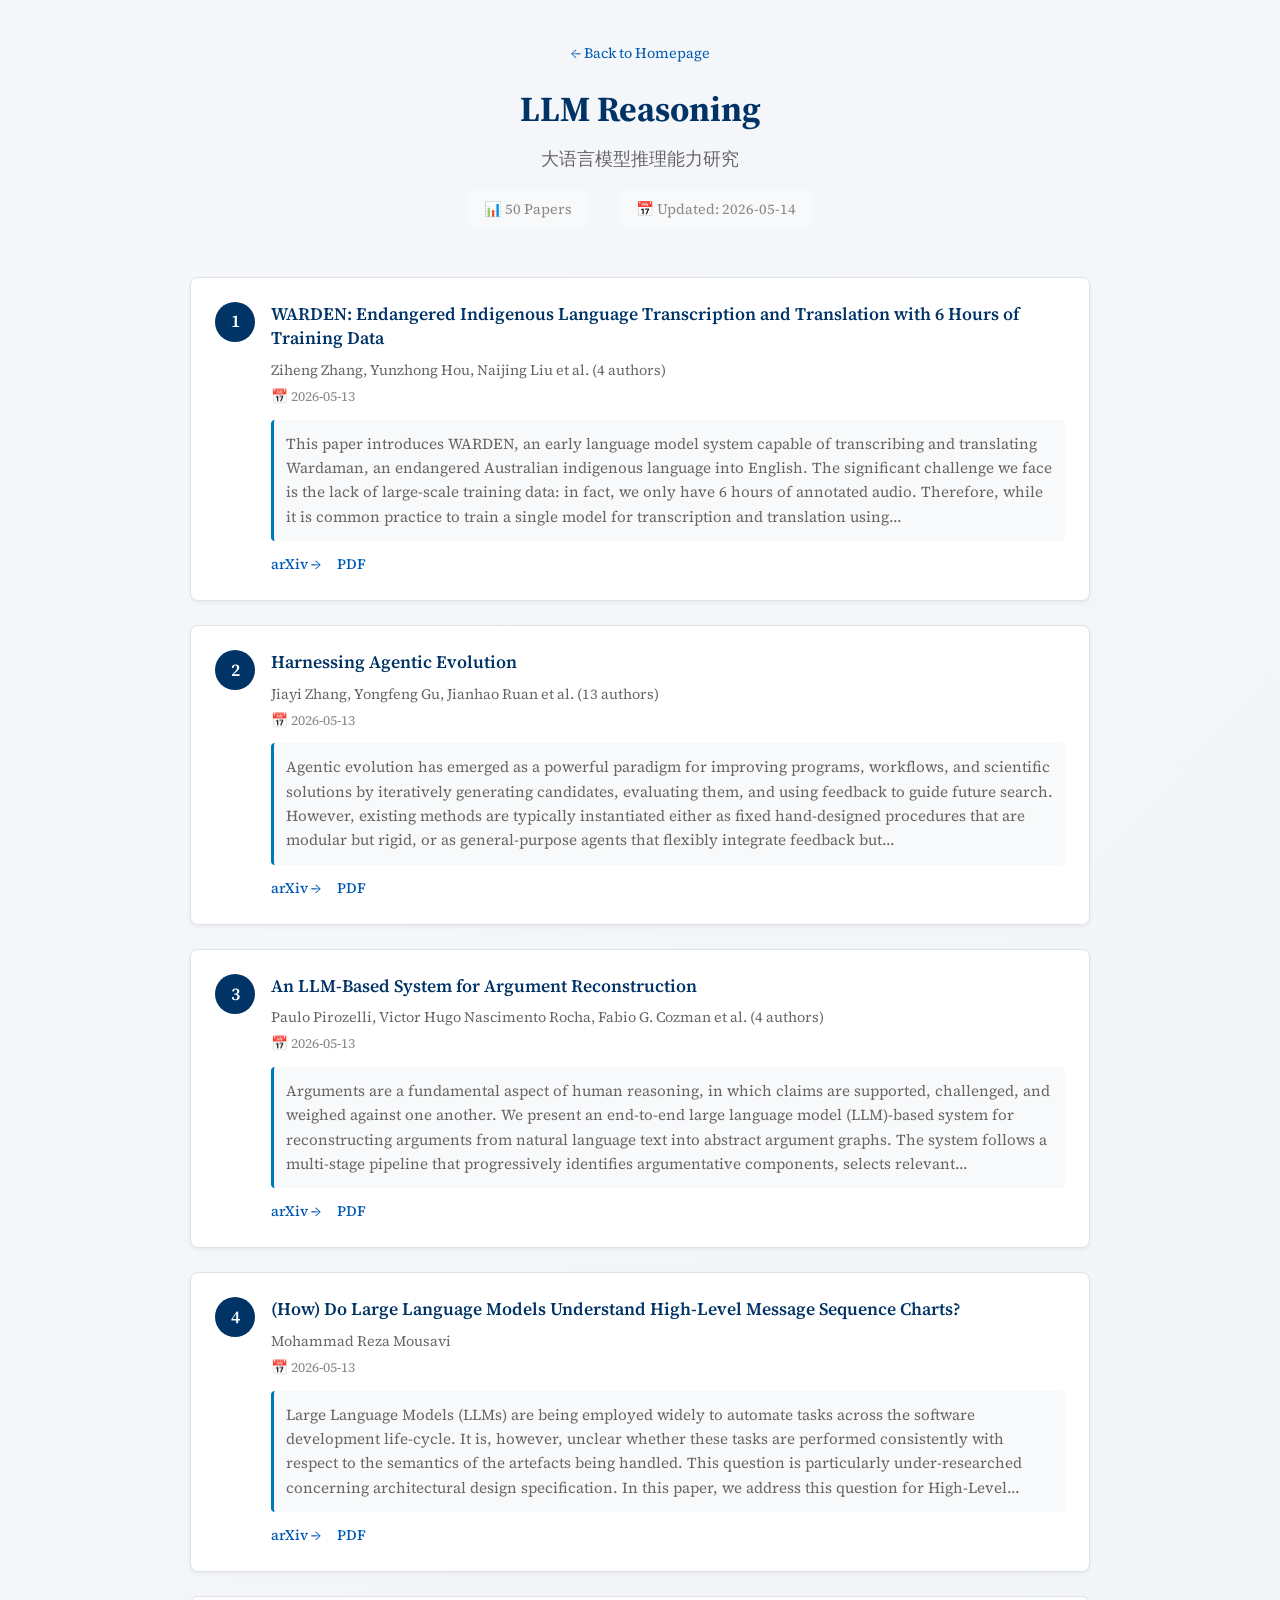
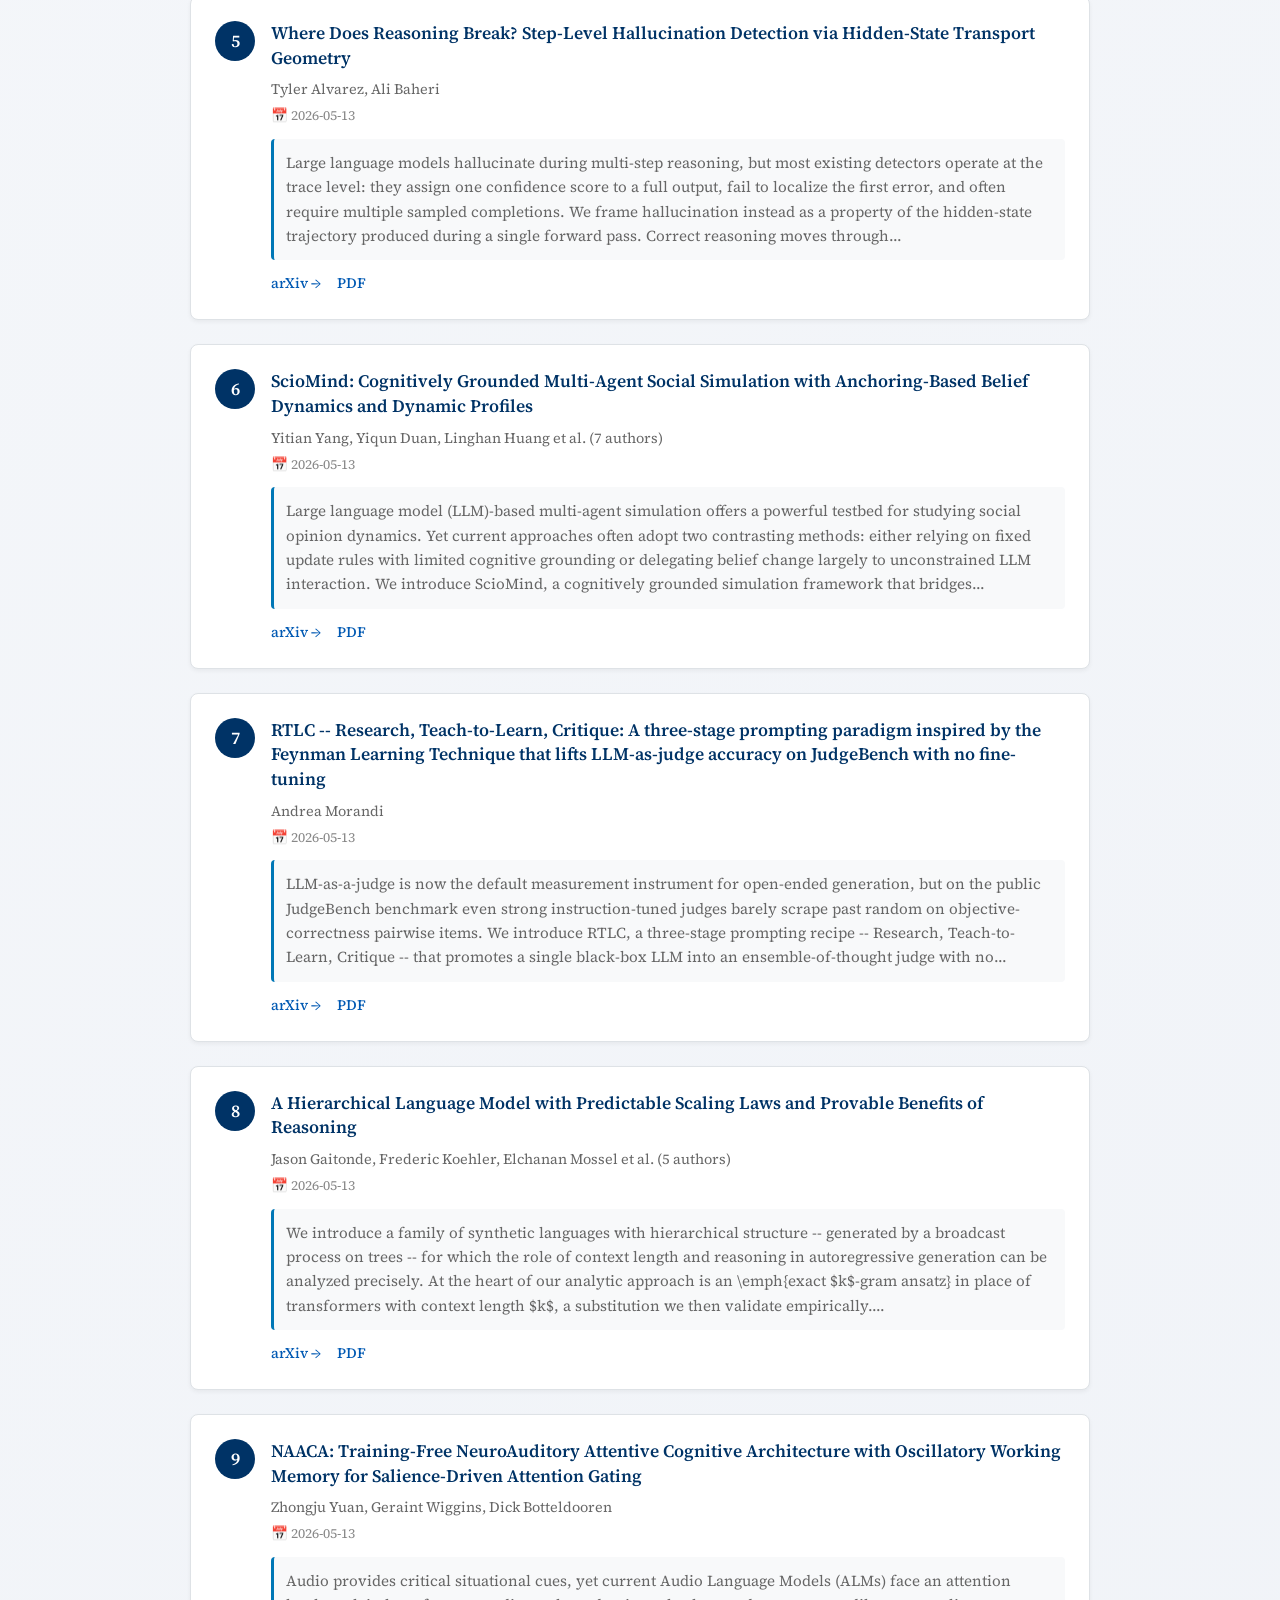
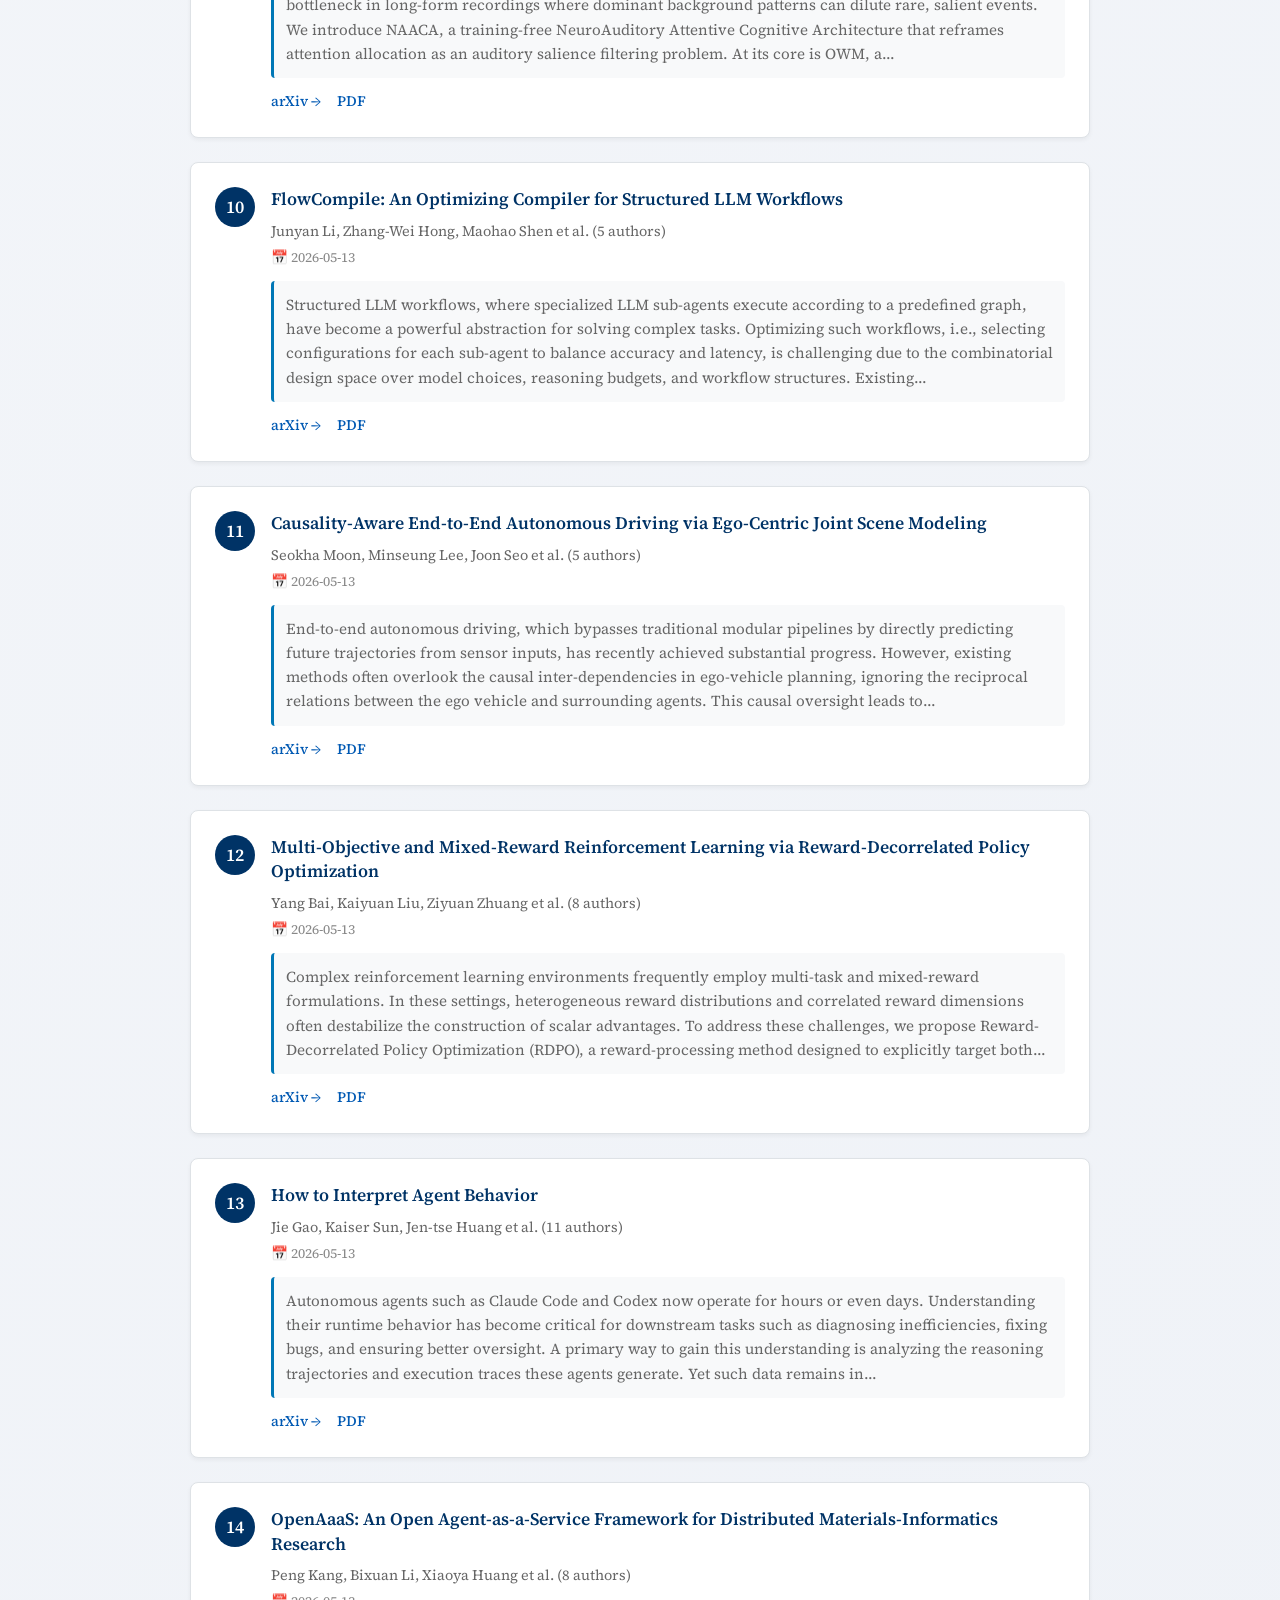
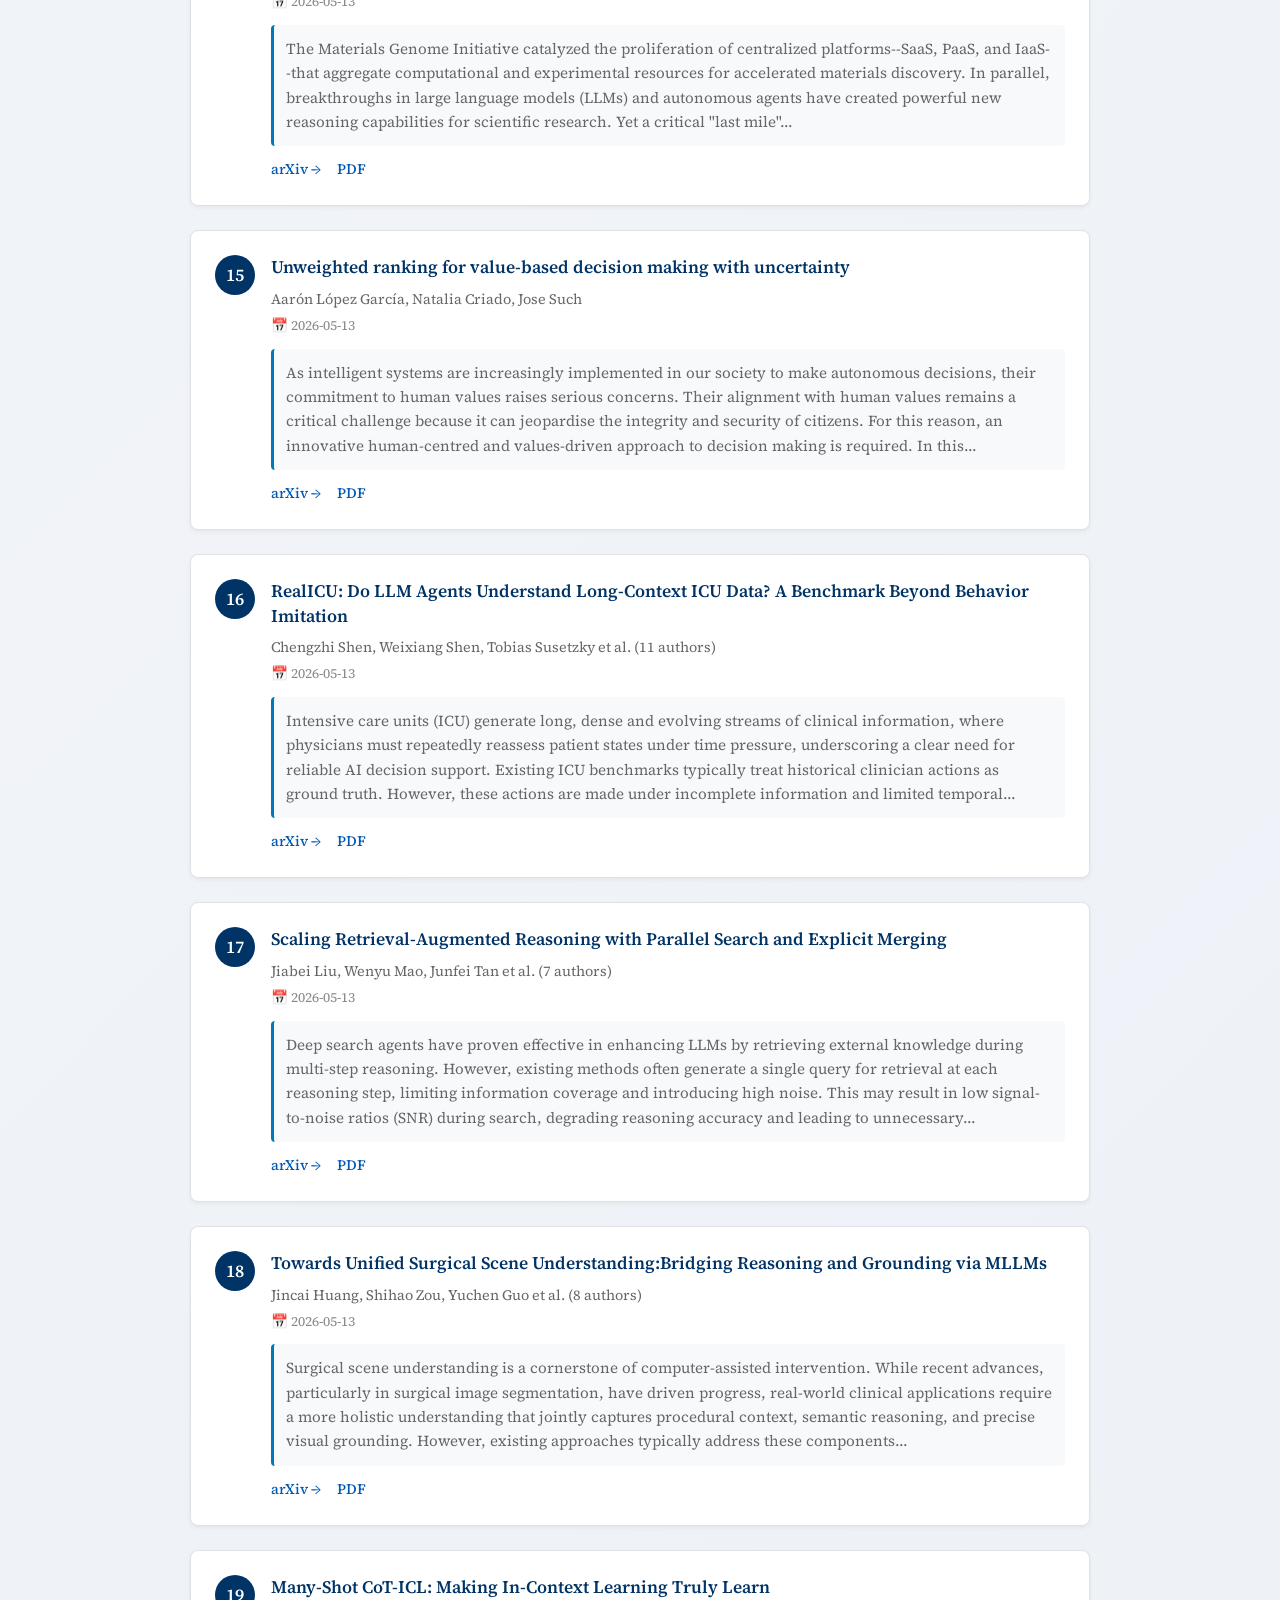
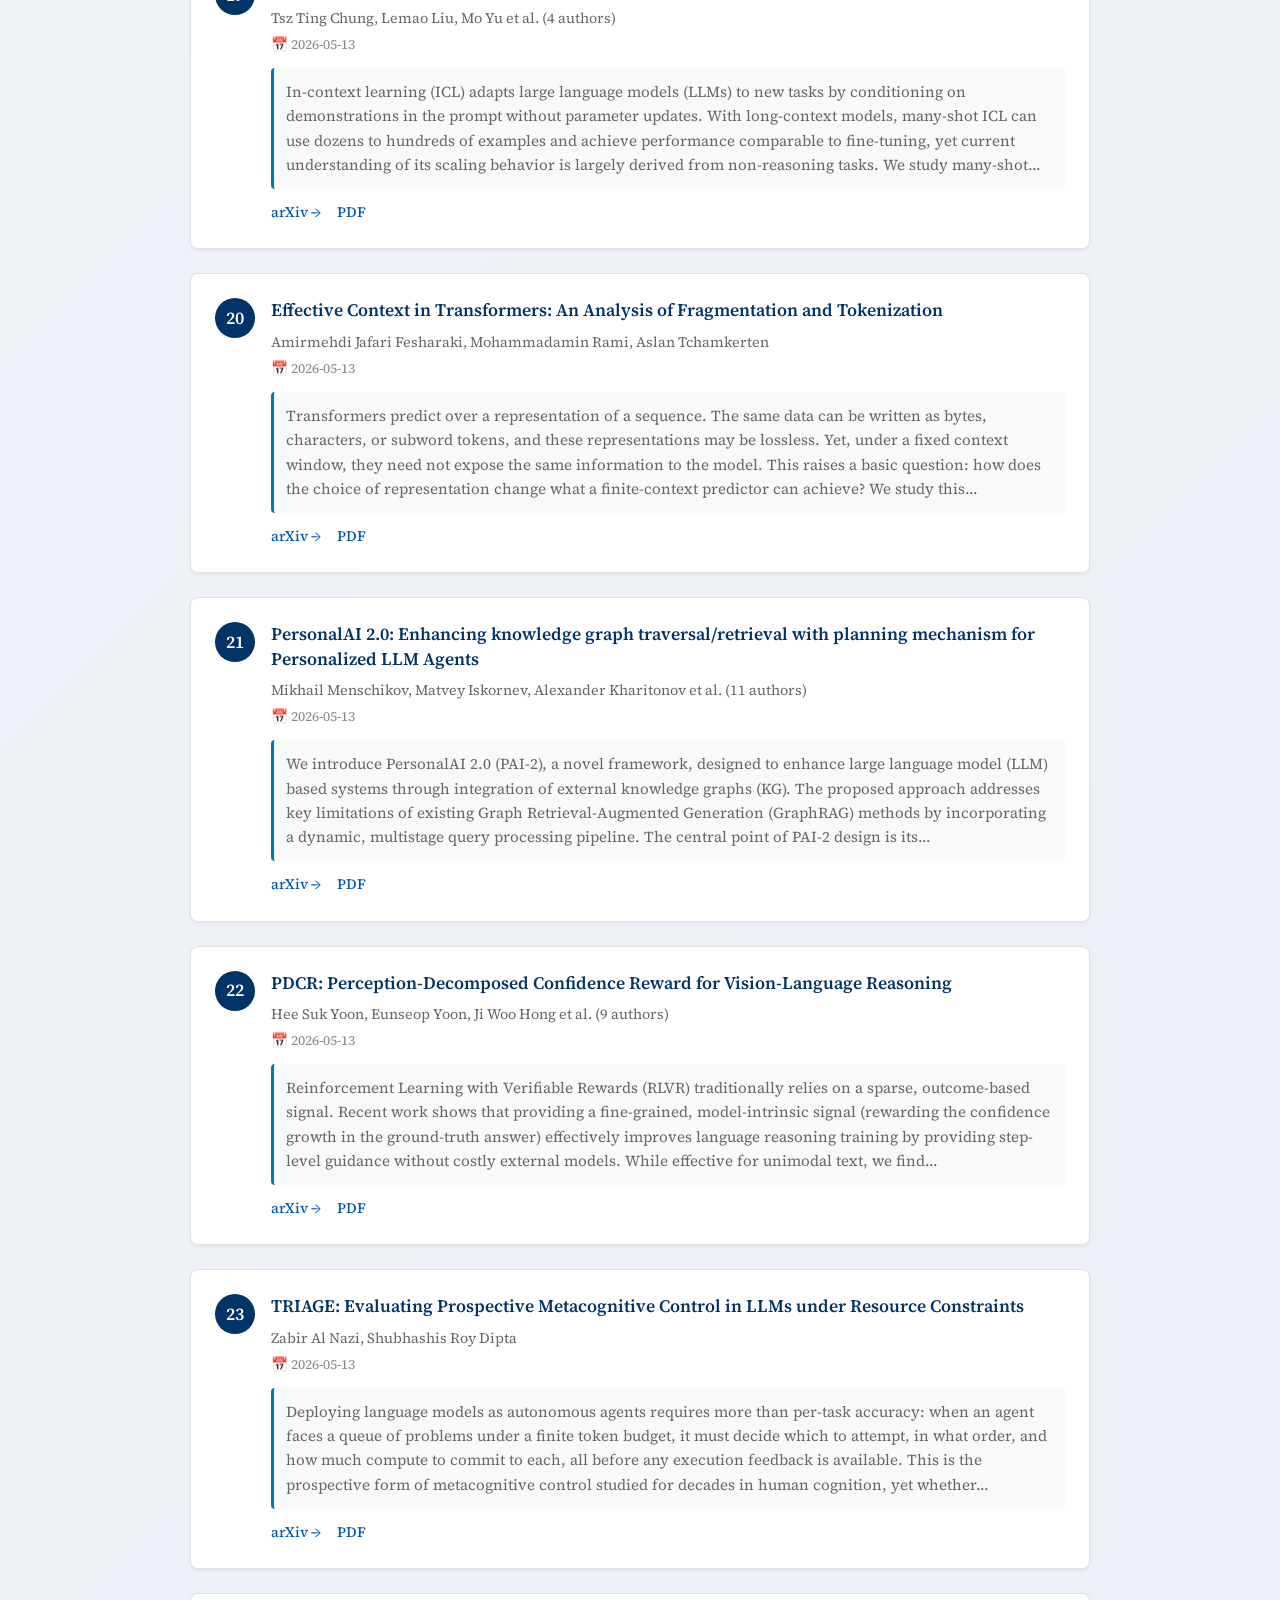
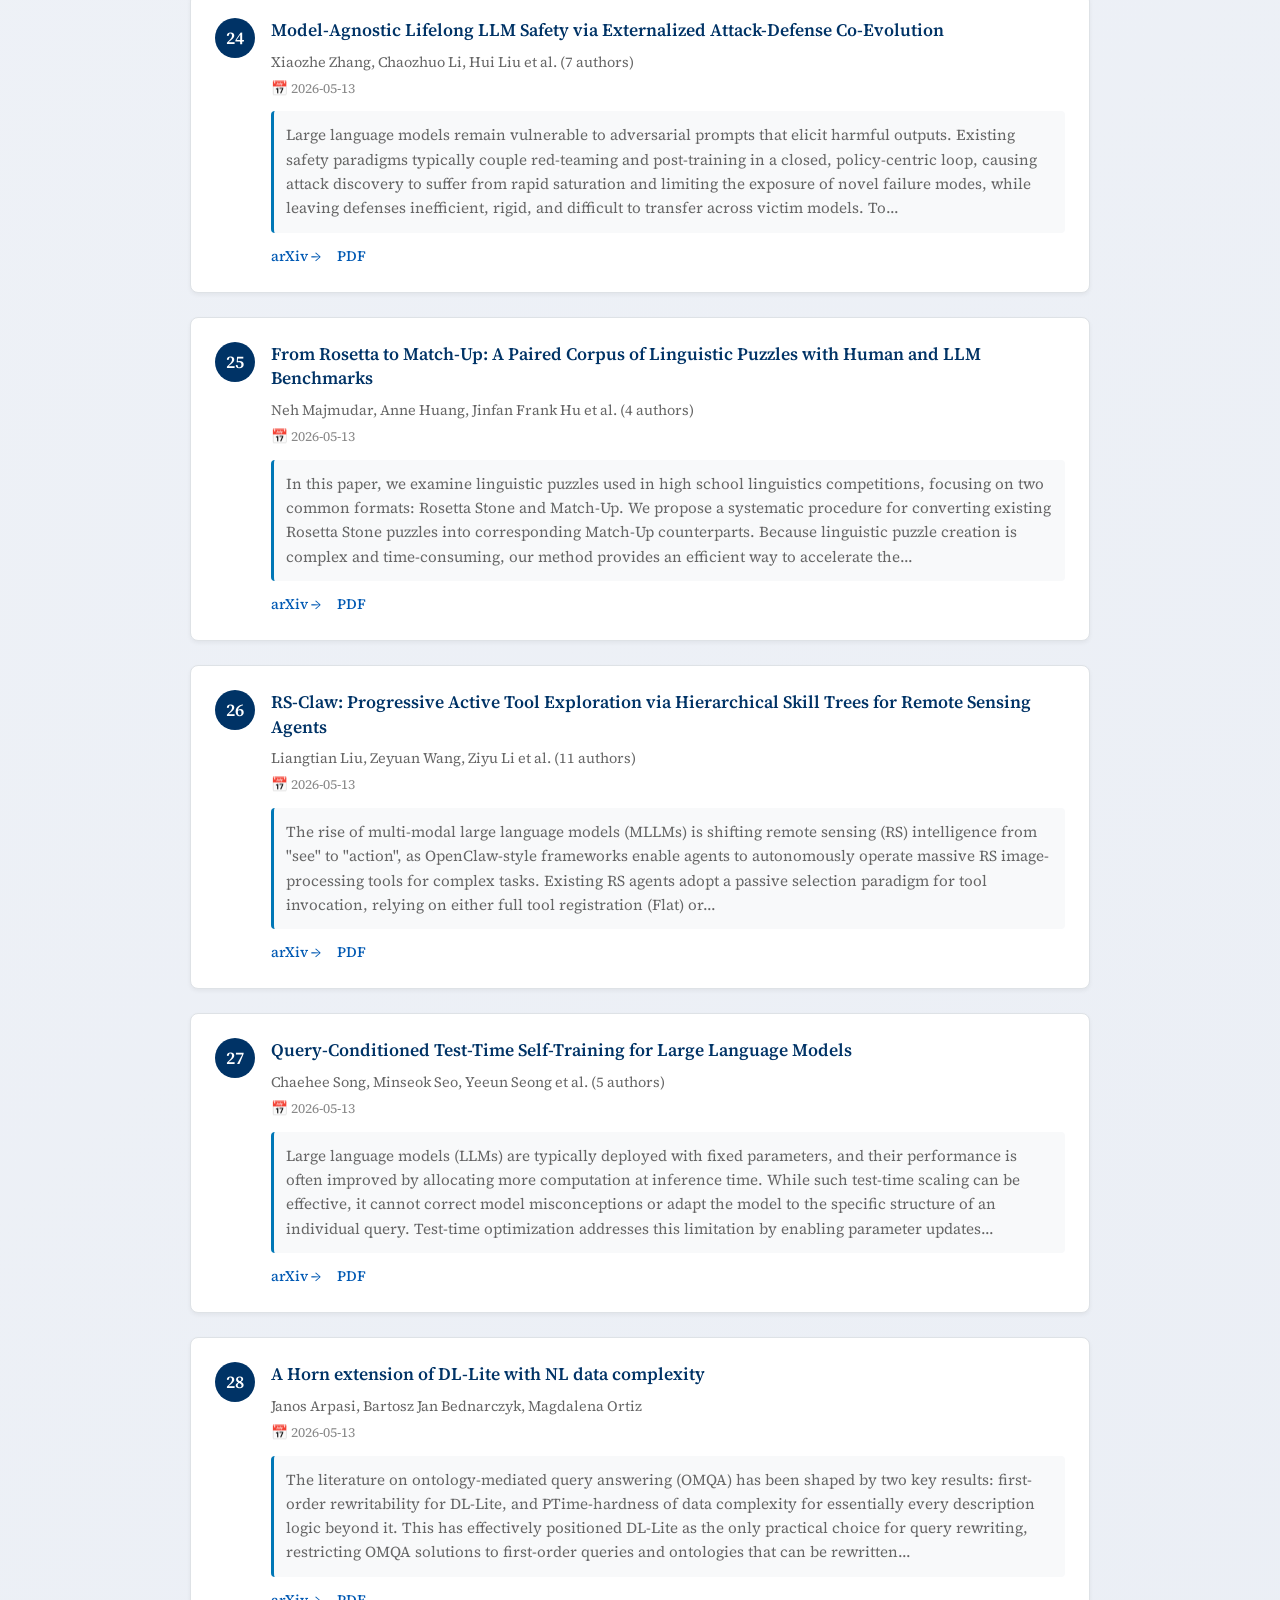
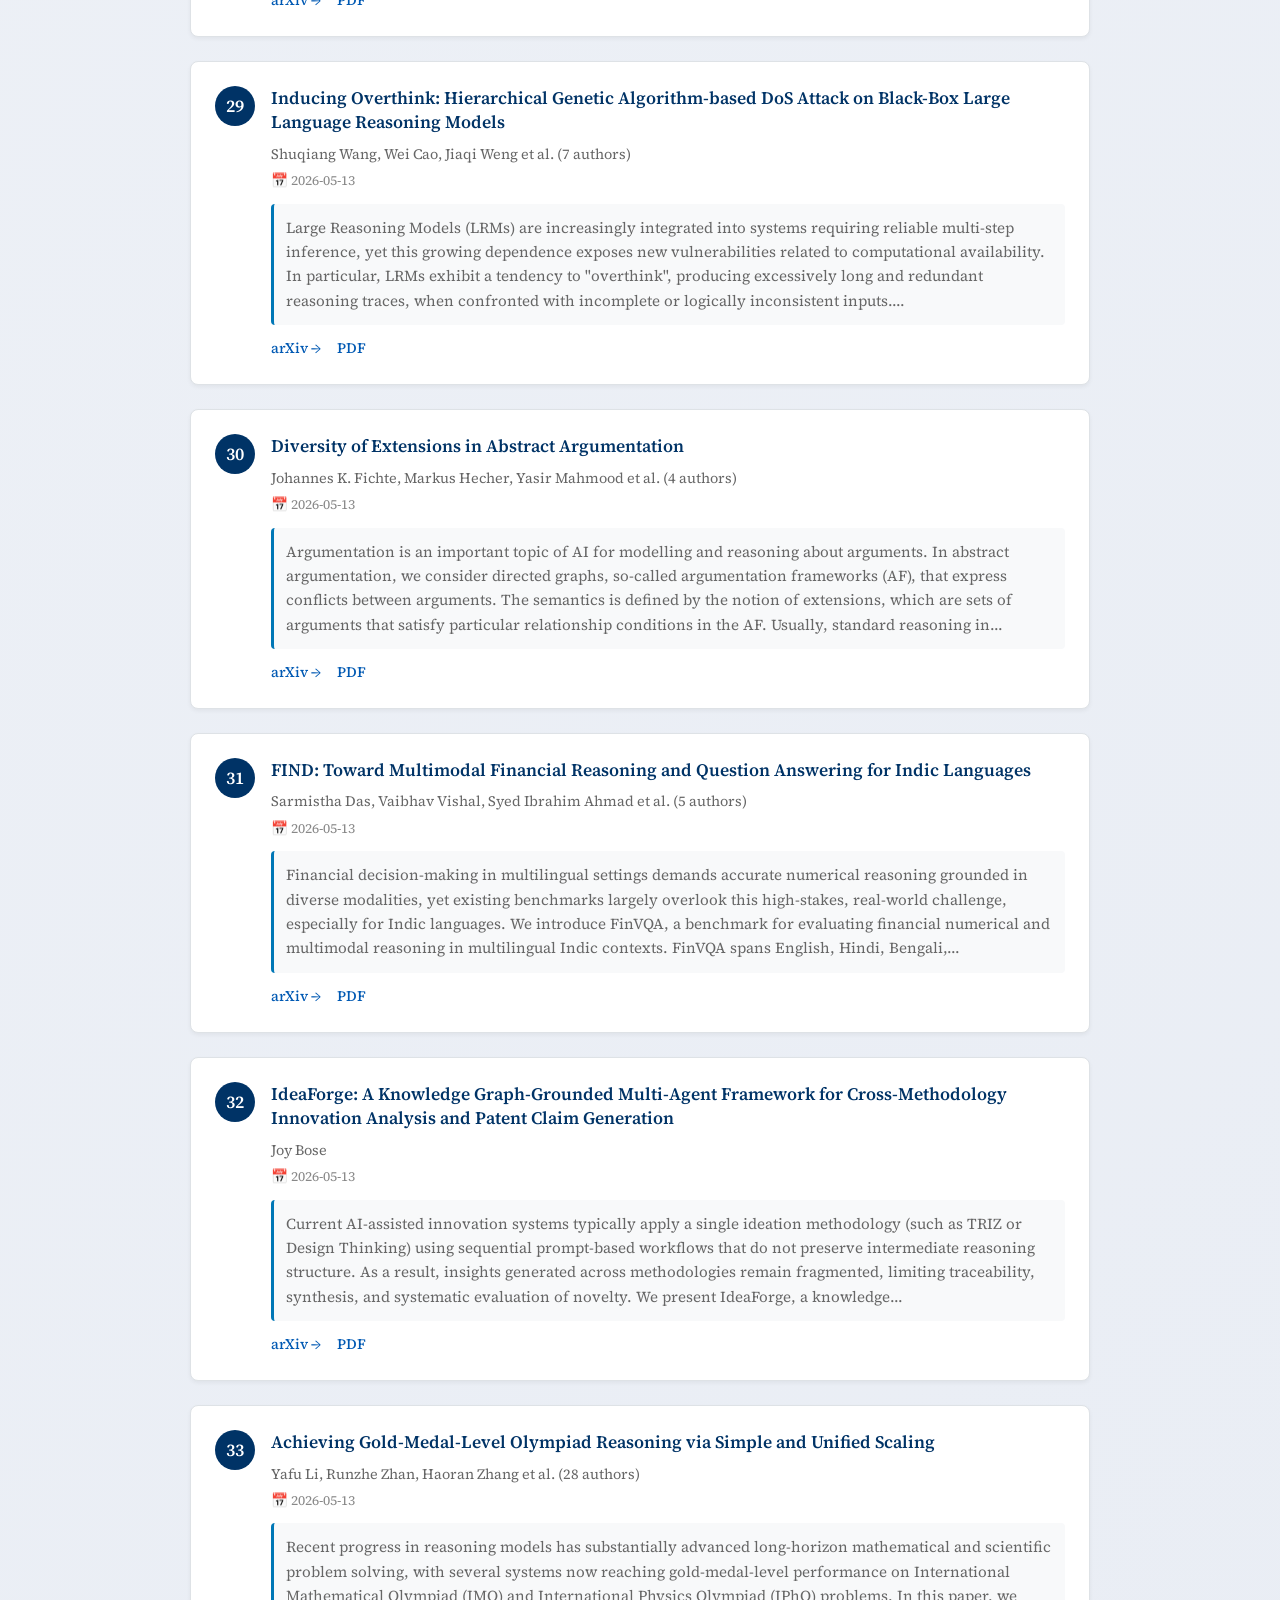
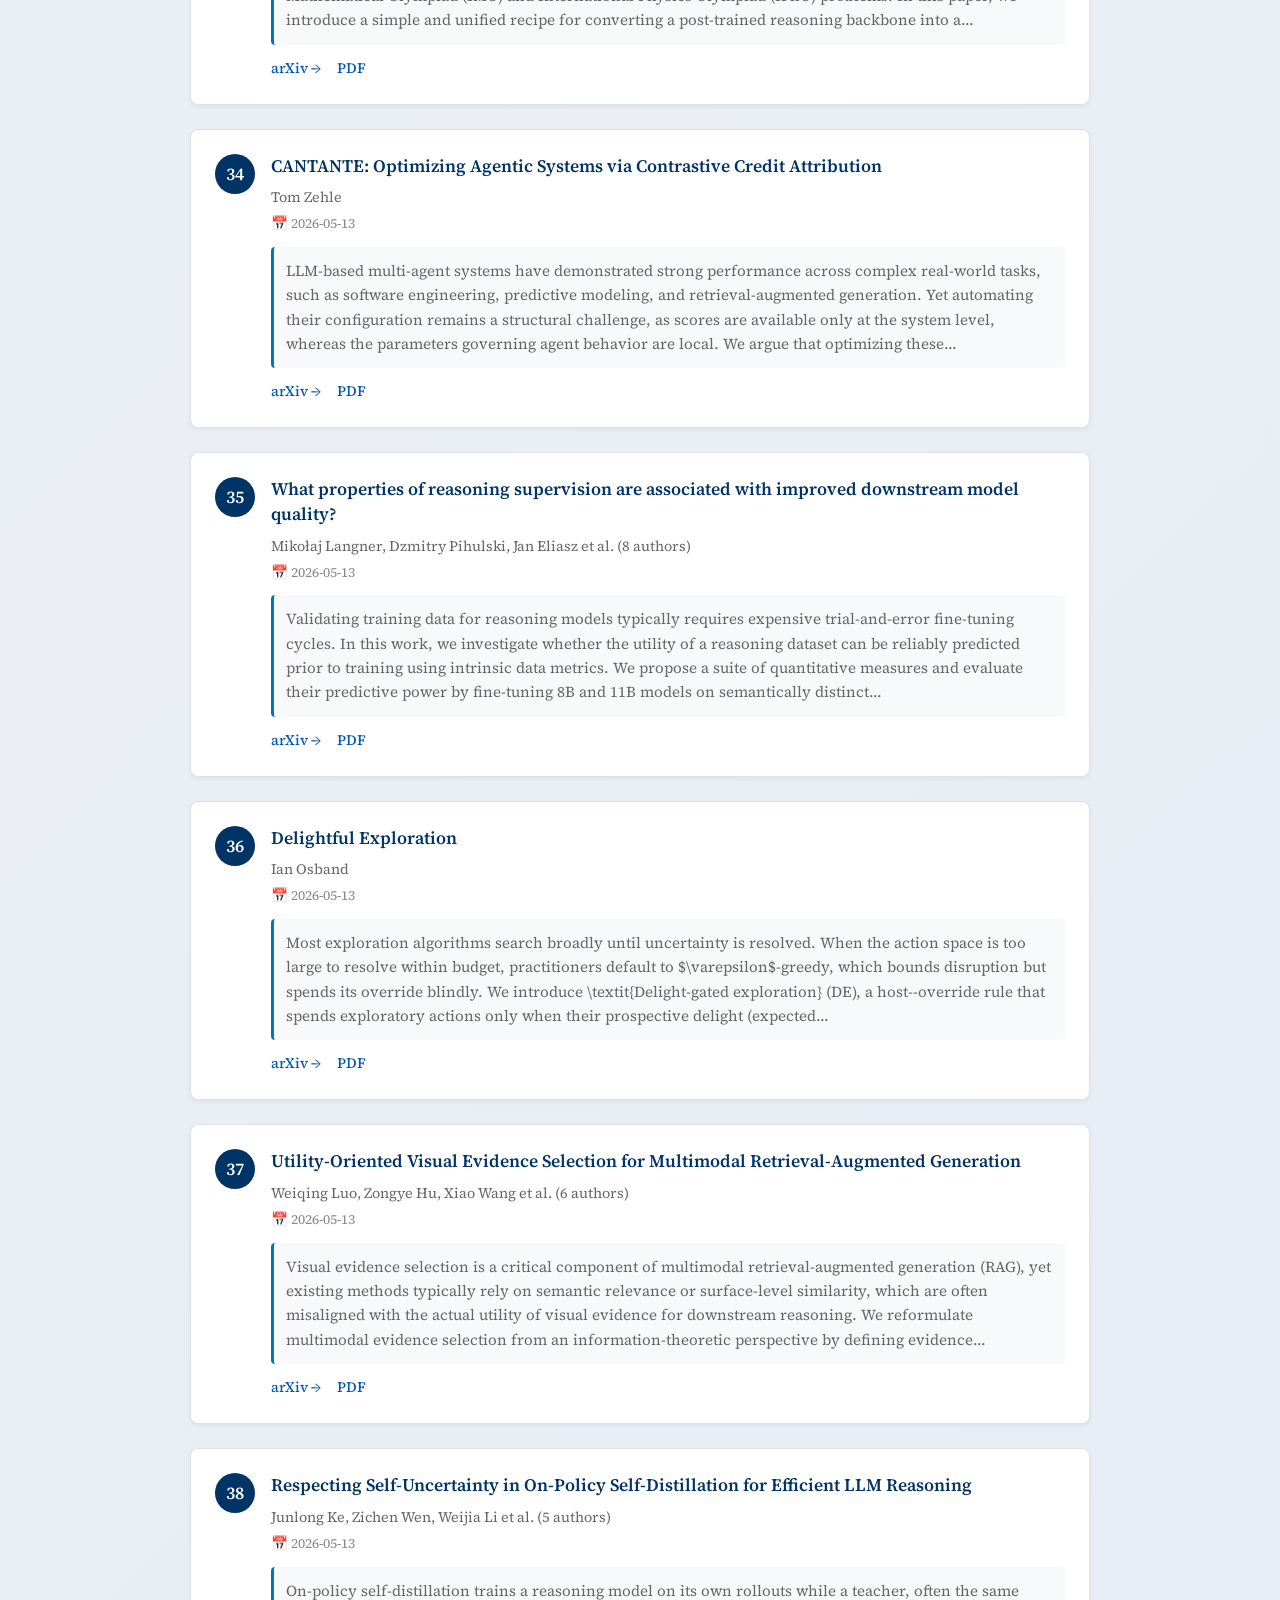
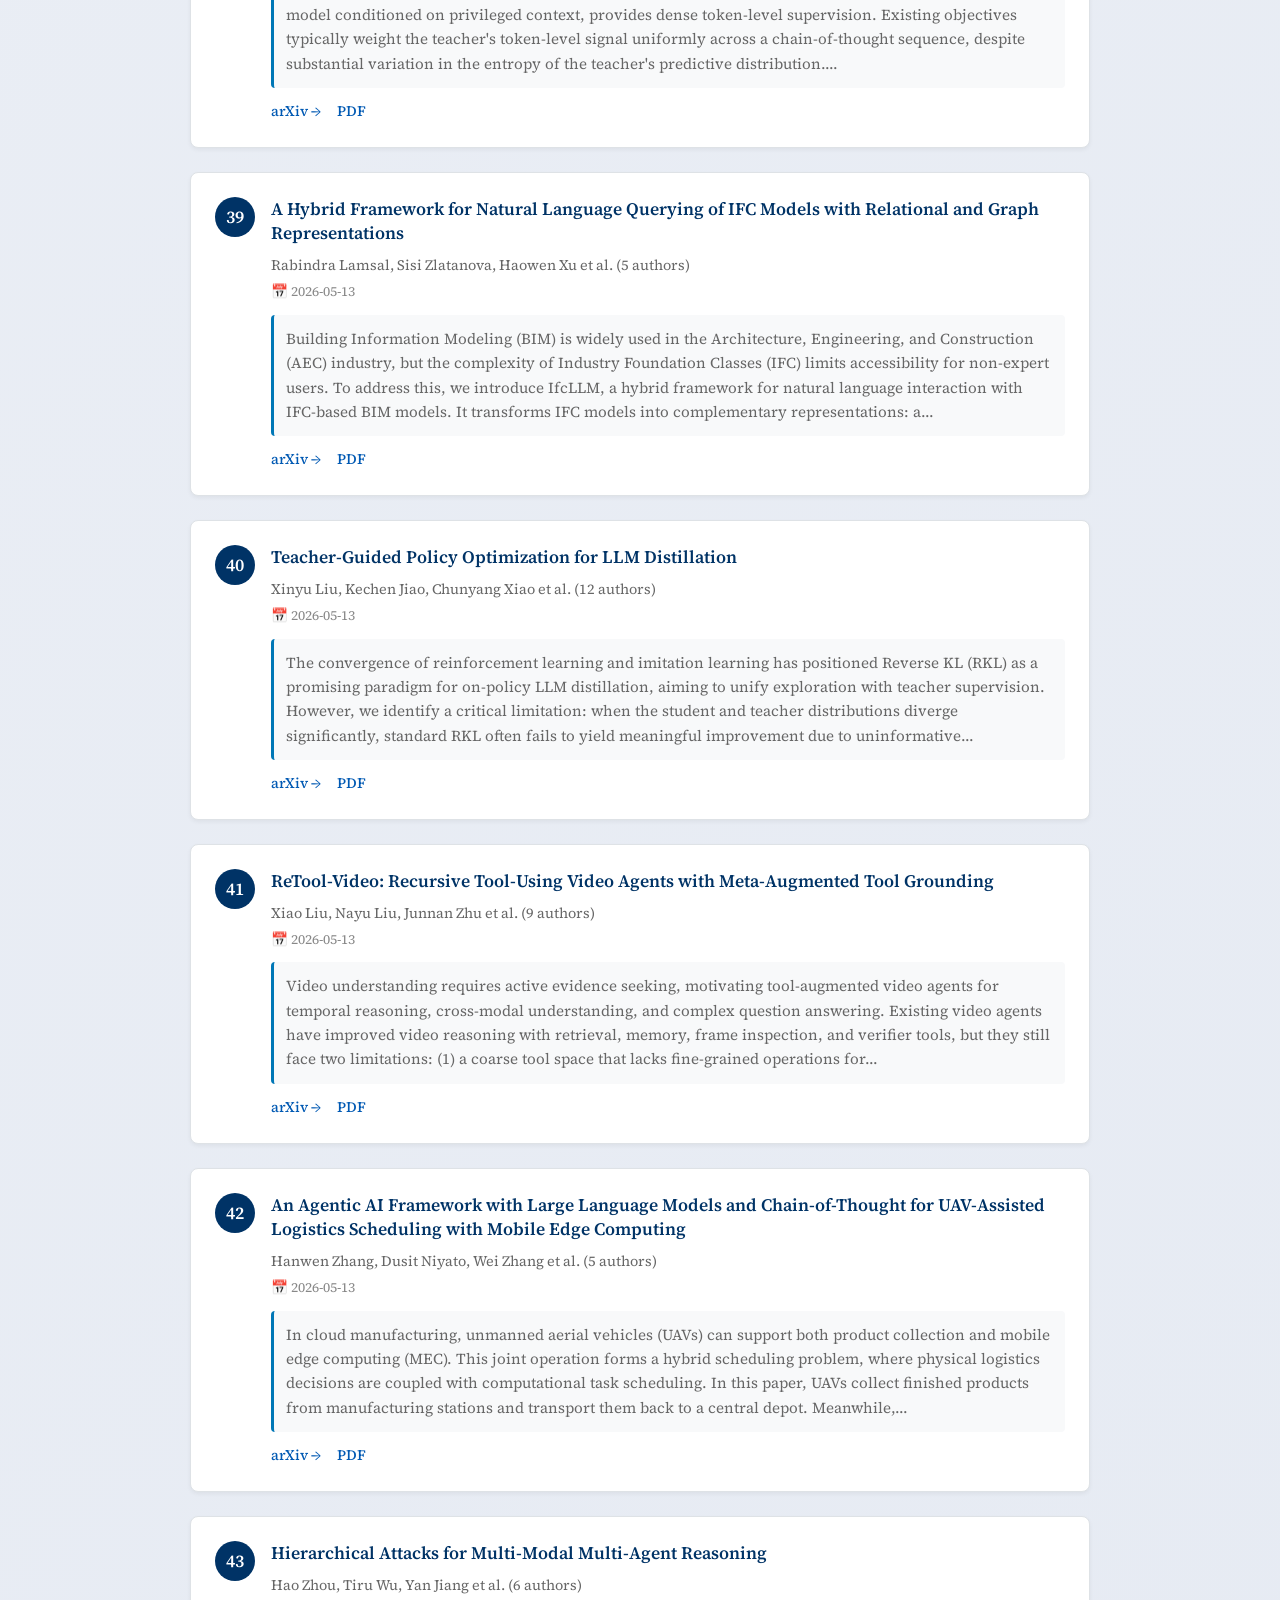
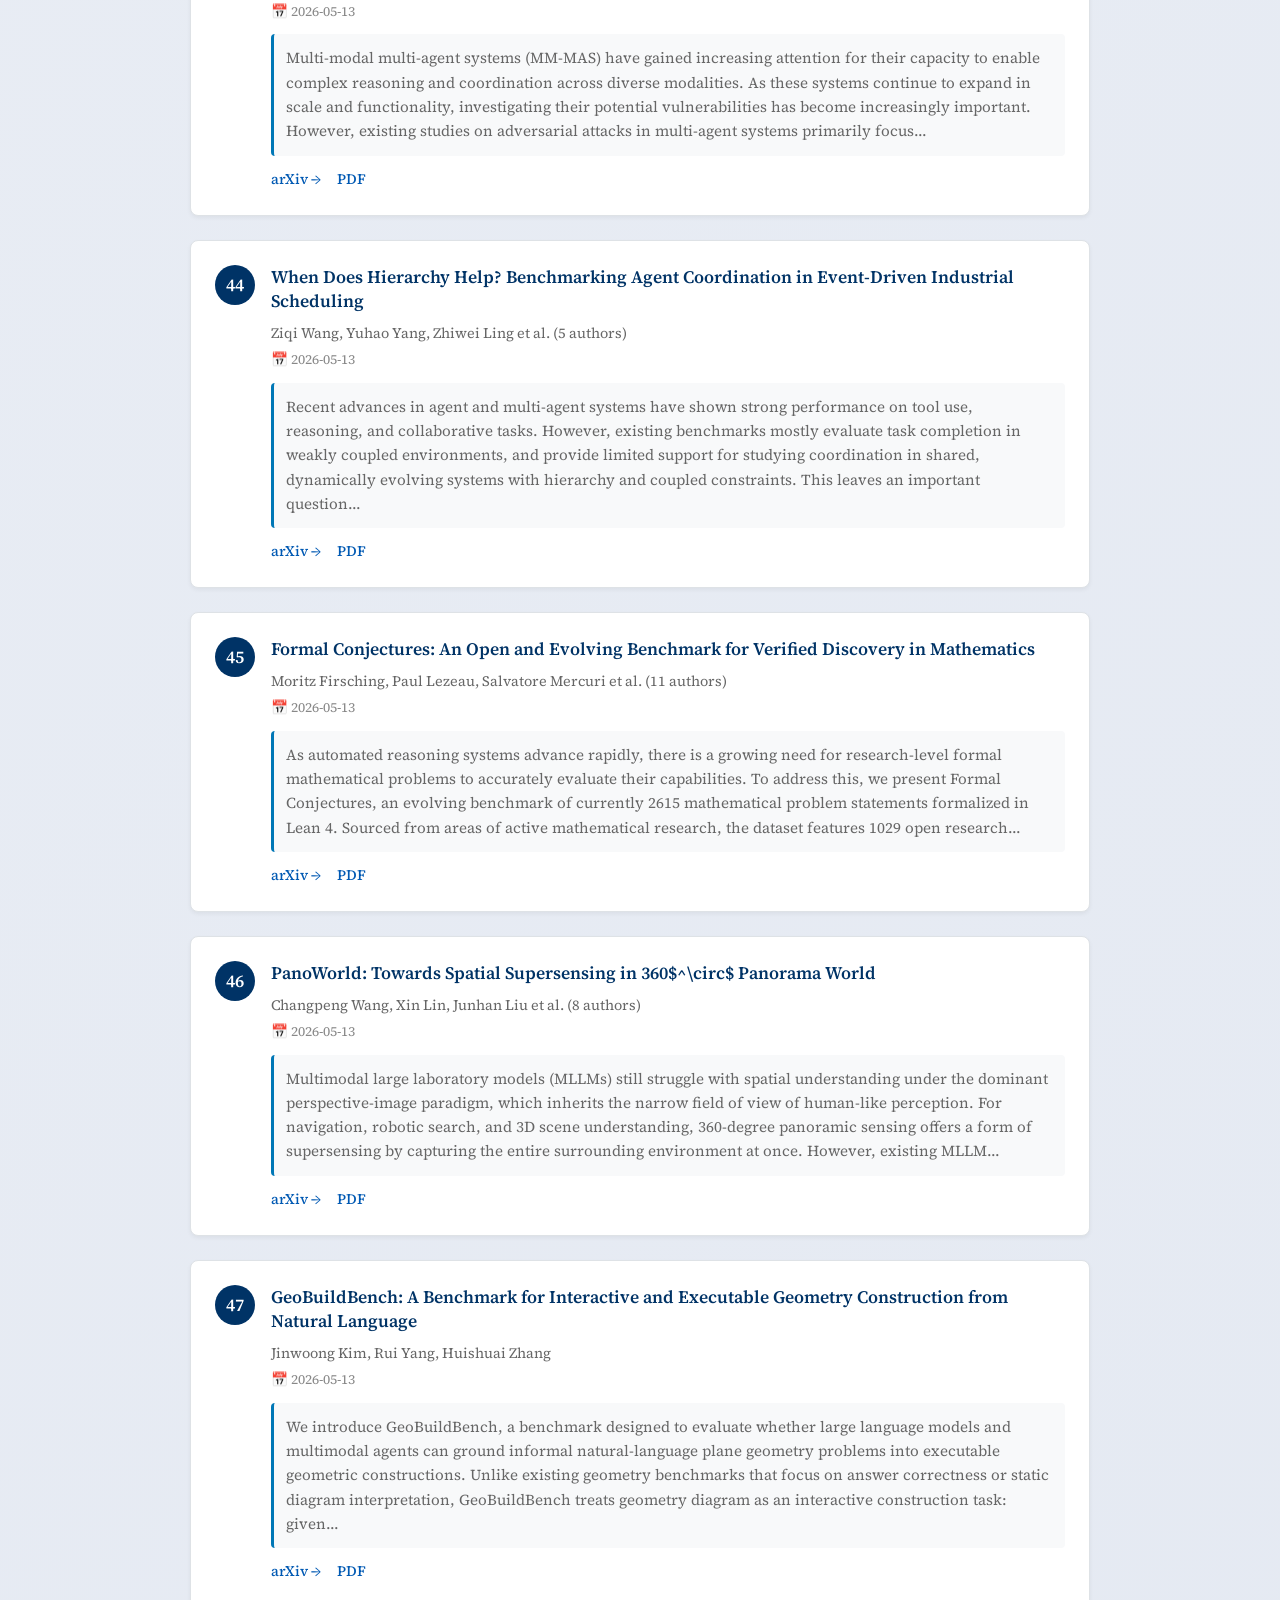
<file: llm-reasoning.html>
<!DOCTYPE html>
<html lang="en">
<head>
  <meta charset="utf-8">
  <meta name="viewport" content="width=device-width, initial-scale=1.0">
  <title>LLM Reasoning - Latest arXiv Papers</title>
  <link href="https://fonts.googleapis.com/css2?family=Source+Serif+4:ital,wght@0,400;600;1,400&family=Noto+Sans+SC:wght@400;500;700&display=swap" rel="stylesheet">
  <style>
    :root {
      --bg-primary: #ffffff;
      --bg-secondary: #f8f9fa;
      --bg-tertiary: #e9ecef;
      --primary: #003366;
      --secondary: #0059b3;
      --accent: #0077b6;
      --text-primary: #333333;
      --text-secondary: #666666;
      --text-tertiary: #888888;
      --border-light: #dee2e6;
      --shadow-sm: 0 2px 4px rgba(0,0,0,0.05);
      --shadow-md: 0 4px 8px rgba(0,0,0,0.1);
      --radius-sm: 4px;
      --radius-md: 8px;
    }
    * { margin: 0; padding: 0; box-sizing: border-box; }
    body {
      font-family: 'Source Serif 4', Georgia, serif;
      font-size: 16px;
      line-height: 1.6;
      color: var(--text-primary);
      background: linear-gradient(135deg, #f5f7fa 0%, #e4e9f2 100%);
      min-height: 100vh;
      padding: 40px 20px;
    }
    .container { max-width: 900px; margin: 0 auto; }
    .header { text-align: center; margin-bottom: 3rem; }
    .back-link { display: inline-block; color: var(--secondary); text-decoration: none; margin-bottom: 1rem; font-size: 0.9rem; }
    .back-link:hover { text-decoration: underline; }
    h1 { font-size: 2.2rem; color: var(--primary); margin-bottom: 0.5rem; }
    .subtitle { color: var(--text-secondary); font-size: 1.1rem; margin-bottom: 1rem; }
    .stats { display: flex; justify-content: center; gap: 2rem; margin-bottom: 1rem; }
    .stat { background: var(--bg-secondary); padding: 0.5rem 1rem; border-radius: var(--radius-md); font-size: 0.9rem; color: var(--text-tertiary); }
    .paper-card {
      background: var(--bg-primary); border-radius: var(--radius-md); box-shadow: var(--shadow-sm);
      margin-bottom: 1.5rem; padding: 1.5rem; display: flex; gap: 1rem;
      border: 1px solid var(--border-light); transition: box-shadow 0.2s ease;
    }
    .paper-card:hover { box-shadow: var(--shadow-md); }
    .paper-number {
      flex: 0 0 40px; width: 40px; height: 40px; background: var(--primary); color: white;
      border-radius: 50%; display: flex; align-items: center; justify-content: center;
      font-weight: 600; font-size: 1.1rem;
    }
    .paper-content { flex: 1; }
    .paper-title { color: var(--primary); text-decoration: none; font-weight: 600; font-size: 1.1rem; line-height: 1.4; display: block; margin-bottom: 0.5rem; }
    .paper-title:hover { text-decoration: underline; }
    .paper-authors { color: var(--text-secondary); font-size: 0.9rem; margin-bottom: 0.25rem; }
    .paper-date { color: var(--text-tertiary); font-size: 0.85rem; margin-bottom: 0.75rem; }
    .paper-abstract {
      color: var(--text-secondary); font-size: 0.95rem; line-height: 1.6; margin-bottom: 0.75rem;
      padding: 0.75rem; background: var(--bg-secondary); border-radius: var(--radius-sm);
      border-left: 3px solid var(--accent);
    }
    .paper-links { display: flex; gap: 1rem; }
    .paper-link { color: var(--secondary); text-decoration: none; font-size: 0.9rem; font-weight: 500; }
    .paper-link:hover { text-decoration: underline; }
    .footer { text-align: center; margin-top: 3rem; padding-top: 2rem; border-top: 1px solid var(--border-light); color: var(--text-tertiary); font-size: 0.9rem; }
  </style>
</head>
<body>
  <div class="container">
    <div class="header">
      <a href="index.html" class="back-link">← Back to Homepage</a>
      <h1>LLM Reasoning</h1>
      <p class="subtitle">大语言模型推理能力研究</p>
      <div class="stats">
        <span class="stat">📊 50 Papers</span>
        <span class="stat">📅 Updated: 2026-05-14</span>
      </div>
    </div>
    <div class="papers-list">

    <div class="paper-card">
      <div class="paper-number">1</div>
      <div class="paper-content">
        <a href="http://arxiv.org/abs/2605.13846v1" target="_blank" class="paper-title">WARDEN: Endangered Indigenous Language Transcription and Translation with 6 Hours of Training Data</a>
        <div class="paper-authors">Ziheng Zhang, Yunzhong Hou, Naijing Liu et al. (4 authors)</div>
        <div class="paper-date">📅 2026-05-13</div>
        <div class="paper-abstract">This paper introduces WARDEN, an early language model system capable of transcribing and translating Wardaman, an endangered Australian indigenous language into English. The significant challenge we face is the lack of large-scale training data: in fact, we only have 6 hours of annotated audio. Therefore, while it is common practice to train a single model for transcription and translation using...</div>
        <div class="paper-links">
          <a href="http://arxiv.org/abs/2605.13846v1" target="_blank" class="paper-link">arXiv →</a>
          <a href="https://arxiv.org/pdf/2605.13846v1" target="_blank" class="paper-link">PDF</a>
        </div>
      </div>
    </div>

    <div class="paper-card">
      <div class="paper-number">2</div>
      <div class="paper-content">
        <a href="http://arxiv.org/abs/2605.13821v1" target="_blank" class="paper-title">Harnessing Agentic Evolution</a>
        <div class="paper-authors">Jiayi Zhang, Yongfeng Gu, Jianhao Ruan et al. (13 authors)</div>
        <div class="paper-date">📅 2026-05-13</div>
        <div class="paper-abstract">Agentic evolution has emerged as a powerful paradigm for improving programs, workflows, and scientific solutions by iteratively generating candidates, evaluating them, and using feedback to guide future search. However, existing methods are typically instantiated either as fixed hand-designed procedures that are modular but rigid, or as general-purpose agents that flexibly integrate feedback but...</div>
        <div class="paper-links">
          <a href="http://arxiv.org/abs/2605.13821v1" target="_blank" class="paper-link">arXiv →</a>
          <a href="https://arxiv.org/pdf/2605.13821v1" target="_blank" class="paper-link">PDF</a>
        </div>
      </div>
    </div>

    <div class="paper-card">
      <div class="paper-number">3</div>
      <div class="paper-content">
        <a href="http://arxiv.org/abs/2605.13793v1" target="_blank" class="paper-title">An LLM-Based System for Argument Reconstruction</a>
        <div class="paper-authors">Paulo Pirozelli, Victor Hugo Nascimento Rocha, Fabio G. Cozman et al. (4 authors)</div>
        <div class="paper-date">📅 2026-05-13</div>
        <div class="paper-abstract">Arguments are a fundamental aspect of human reasoning, in which claims are supported, challenged, and weighed against one another. We present an end-to-end large language model (LLM)-based system for reconstructing arguments from natural language text into abstract argument graphs. The system follows a multi-stage pipeline that progressively identifies argumentative components, selects relevant...</div>
        <div class="paper-links">
          <a href="http://arxiv.org/abs/2605.13793v1" target="_blank" class="paper-link">arXiv →</a>
          <a href="https://arxiv.org/pdf/2605.13793v1" target="_blank" class="paper-link">PDF</a>
        </div>
      </div>
    </div>

    <div class="paper-card">
      <div class="paper-number">4</div>
      <div class="paper-content">
        <a href="http://arxiv.org/abs/2605.13773v1" target="_blank" class="paper-title">(How) Do Large Language Models Understand High-Level Message Sequence Charts?</a>
        <div class="paper-authors">Mohammad Reza Mousavi</div>
        <div class="paper-date">📅 2026-05-13</div>
        <div class="paper-abstract">Large Language Models (LLMs) are being employed widely to automate tasks across the software development life-cycle. It is, however, unclear whether these tasks are performed consistently with respect to the semantics of the artefacts being handled. This question is particularly under-researched concerning architectural design specification. In this paper, we address this question for High-Level...</div>
        <div class="paper-links">
          <a href="http://arxiv.org/abs/2605.13773v1" target="_blank" class="paper-link">arXiv →</a>
          <a href="https://arxiv.org/pdf/2605.13773v1" target="_blank" class="paper-link">PDF</a>
        </div>
      </div>
    </div>

    <div class="paper-card">
      <div class="paper-number">5</div>
      <div class="paper-content">
        <a href="http://arxiv.org/abs/2605.13772v1" target="_blank" class="paper-title">Where Does Reasoning Break? Step-Level Hallucination Detection via Hidden-State Transport Geometry</a>
        <div class="paper-authors">Tyler Alvarez, Ali Baheri</div>
        <div class="paper-date">📅 2026-05-13</div>
        <div class="paper-abstract">Large language models hallucinate during multi-step reasoning, but most existing detectors operate at the trace level: they assign one confidence score to a full output, fail to localize the first error, and often require multiple sampled completions. We frame hallucination instead as a property of the hidden-state trajectory produced during a single forward pass. Correct reasoning moves through...</div>
        <div class="paper-links">
          <a href="http://arxiv.org/abs/2605.13772v1" target="_blank" class="paper-link">arXiv →</a>
          <a href="https://arxiv.org/pdf/2605.13772v1" target="_blank" class="paper-link">PDF</a>
        </div>
      </div>
    </div>

    <div class="paper-card">
      <div class="paper-number">6</div>
      <div class="paper-content">
        <a href="http://arxiv.org/abs/2605.13725v1" target="_blank" class="paper-title">ScioMind: Cognitively Grounded Multi-Agent Social Simulation with Anchoring-Based Belief Dynamics and Dynamic Profiles</a>
        <div class="paper-authors">Yitian Yang, Yiqun Duan, Linghan Huang et al. (7 authors)</div>
        <div class="paper-date">📅 2026-05-13</div>
        <div class="paper-abstract">Large language model (LLM)-based multi-agent simulation offers a powerful testbed for studying social opinion dynamics. Yet current approaches often adopt two contrasting methods: either relying on fixed update rules with limited cognitive grounding or delegating belief change largely to unconstrained LLM interaction. We introduce ScioMind, a cognitively grounded simulation framework that bridges...</div>
        <div class="paper-links">
          <a href="http://arxiv.org/abs/2605.13725v1" target="_blank" class="paper-link">arXiv →</a>
          <a href="https://arxiv.org/pdf/2605.13725v1" target="_blank" class="paper-link">PDF</a>
        </div>
      </div>
    </div>

    <div class="paper-card">
      <div class="paper-number">7</div>
      <div class="paper-content">
        <a href="http://arxiv.org/abs/2605.13695v1" target="_blank" class="paper-title">RTLC -- Research, Teach-to-Learn, Critique: A three-stage prompting paradigm inspired by the Feynman Learning Technique that lifts LLM-as-judge accuracy on JudgeBench with no fine-tuning</a>
        <div class="paper-authors">Andrea Morandi</div>
        <div class="paper-date">📅 2026-05-13</div>
        <div class="paper-abstract">LLM-as-a-judge is now the default measurement instrument for open-ended generation, but on the public JudgeBench benchmark even strong instruction-tuned judges barely scrape past random on objective-correctness pairwise items. We introduce RTLC, a three-stage prompting recipe -- Research, Teach-to-Learn, Critique -- that promotes a single black-box LLM into an ensemble-of-thought judge with no...</div>
        <div class="paper-links">
          <a href="http://arxiv.org/abs/2605.13695v1" target="_blank" class="paper-link">arXiv →</a>
          <a href="https://arxiv.org/pdf/2605.13695v1" target="_blank" class="paper-link">PDF</a>
        </div>
      </div>
    </div>

    <div class="paper-card">
      <div class="paper-number">8</div>
      <div class="paper-content">
        <a href="http://arxiv.org/abs/2605.13687v1" target="_blank" class="paper-title">A Hierarchical Language Model with Predictable Scaling Laws and Provable Benefits of Reasoning</a>
        <div class="paper-authors">Jason Gaitonde, Frederic Koehler, Elchanan Mossel et al. (5 authors)</div>
        <div class="paper-date">📅 2026-05-13</div>
        <div class="paper-abstract">We introduce a family of synthetic languages with hierarchical structure -- generated by a broadcast process on trees -- for which the role of context length and reasoning in autoregressive generation can be analyzed precisely. At the heart of our analytic approach is an \emph{exact $k$-gram ansatz} in place of transformers with context length $k$, a substitution we then validate empirically....</div>
        <div class="paper-links">
          <a href="http://arxiv.org/abs/2605.13687v1" target="_blank" class="paper-link">arXiv →</a>
          <a href="https://arxiv.org/pdf/2605.13687v1" target="_blank" class="paper-link">PDF</a>
        </div>
      </div>
    </div>

    <div class="paper-card">
      <div class="paper-number">9</div>
      <div class="paper-content">
        <a href="http://arxiv.org/abs/2605.13651v1" target="_blank" class="paper-title">NAACA: Training-Free NeuroAuditory Attentive Cognitive Architecture with Oscillatory Working Memory for Salience-Driven Attention Gating</a>
        <div class="paper-authors">Zhongju Yuan, Geraint Wiggins, Dick Botteldooren</div>
        <div class="paper-date">📅 2026-05-13</div>
        <div class="paper-abstract">Audio provides critical situational cues, yet current Audio Language Models (ALMs) face an attention bottleneck in long-form recordings where dominant background patterns can dilute rare, salient events. We introduce NAACA, a training-free NeuroAuditory Attentive Cognitive Architecture that reframes attention allocation as an auditory salience filtering problem. At its core is OWM, a...</div>
        <div class="paper-links">
          <a href="http://arxiv.org/abs/2605.13651v1" target="_blank" class="paper-link">arXiv →</a>
          <a href="https://arxiv.org/pdf/2605.13651v1" target="_blank" class="paper-link">PDF</a>
        </div>
      </div>
    </div>

    <div class="paper-card">
      <div class="paper-number">10</div>
      <div class="paper-content">
        <a href="http://arxiv.org/abs/2605.13647v1" target="_blank" class="paper-title">FlowCompile: An Optimizing Compiler for Structured LLM Workflows</a>
        <div class="paper-authors">Junyan Li, Zhang-Wei Hong, Maohao Shen et al. (5 authors)</div>
        <div class="paper-date">📅 2026-05-13</div>
        <div class="paper-abstract">Structured LLM workflows, where specialized LLM sub-agents execute according to a predefined graph, have become a powerful abstraction for solving complex tasks. Optimizing such workflows, i.e., selecting configurations for each sub-agent to balance accuracy and latency, is challenging due to the combinatorial design space over model choices, reasoning budgets, and workflow structures. Existing...</div>
        <div class="paper-links">
          <a href="http://arxiv.org/abs/2605.13647v1" target="_blank" class="paper-link">arXiv →</a>
          <a href="https://arxiv.org/pdf/2605.13647v1" target="_blank" class="paper-link">PDF</a>
        </div>
      </div>
    </div>

    <div class="paper-card">
      <div class="paper-number">11</div>
      <div class="paper-content">
        <a href="http://arxiv.org/abs/2605.13646v1" target="_blank" class="paper-title">Causality-Aware End-to-End Autonomous Driving via Ego-Centric Joint Scene Modeling</a>
        <div class="paper-authors">Seokha Moon, Minseung Lee, Joon Seo et al. (5 authors)</div>
        <div class="paper-date">📅 2026-05-13</div>
        <div class="paper-abstract">End-to-end autonomous driving, which bypasses traditional modular pipelines by directly predicting future trajectories from sensor inputs, has recently achieved substantial progress. However, existing methods often overlook the causal inter-dependencies in ego-vehicle planning, ignoring the reciprocal relations between the ego vehicle and surrounding agents. This causal oversight leads to...</div>
        <div class="paper-links">
          <a href="http://arxiv.org/abs/2605.13646v1" target="_blank" class="paper-link">arXiv →</a>
          <a href="https://arxiv.org/pdf/2605.13646v1" target="_blank" class="paper-link">PDF</a>
        </div>
      </div>
    </div>

    <div class="paper-card">
      <div class="paper-number">12</div>
      <div class="paper-content">
        <a href="http://arxiv.org/abs/2605.13641v1" target="_blank" class="paper-title">Multi-Objective and Mixed-Reward Reinforcement Learning via Reward-Decorrelated Policy Optimization</a>
        <div class="paper-authors">Yang Bai, Kaiyuan Liu, Ziyuan Zhuang et al. (8 authors)</div>
        <div class="paper-date">📅 2026-05-13</div>
        <div class="paper-abstract">Complex reinforcement learning environments frequently employ multi-task and mixed-reward formulations. In these settings, heterogeneous reward distributions and correlated reward dimensions often destabilize the construction of scalar advantages. To address these challenges, we propose Reward-Decorrelated Policy Optimization (RDPO), a reward-processing method designed to explicitly target both...</div>
        <div class="paper-links">
          <a href="http://arxiv.org/abs/2605.13641v1" target="_blank" class="paper-link">arXiv →</a>
          <a href="https://arxiv.org/pdf/2605.13641v1" target="_blank" class="paper-link">PDF</a>
        </div>
      </div>
    </div>

    <div class="paper-card">
      <div class="paper-number">13</div>
      <div class="paper-content">
        <a href="http://arxiv.org/abs/2605.13625v1" target="_blank" class="paper-title">How to Interpret Agent Behavior</a>
        <div class="paper-authors">Jie Gao, Kaiser Sun, Jen-tse Huang et al. (11 authors)</div>
        <div class="paper-date">📅 2026-05-13</div>
        <div class="paper-abstract">Autonomous agents such as Claude Code and Codex now operate for hours or even days. Understanding their runtime behavior has become critical for downstream tasks such as diagnosing inefficiencies, fixing bugs, and ensuring better oversight. A primary way to gain this understanding is analyzing the reasoning trajectories and execution traces these agents generate. Yet such data remains in...</div>
        <div class="paper-links">
          <a href="http://arxiv.org/abs/2605.13625v1" target="_blank" class="paper-link">arXiv →</a>
          <a href="https://arxiv.org/pdf/2605.13625v1" target="_blank" class="paper-link">PDF</a>
        </div>
      </div>
    </div>

    <div class="paper-card">
      <div class="paper-number">14</div>
      <div class="paper-content">
        <a href="http://arxiv.org/abs/2605.13618v1" target="_blank" class="paper-title">OpenAaaS: An Open Agent-as-a-Service Framework for Distributed Materials-Informatics Research</a>
        <div class="paper-authors">Peng Kang, Bixuan Li, Xiaoya Huang et al. (8 authors)</div>
        <div class="paper-date">📅 2026-05-13</div>
        <div class="paper-abstract">The Materials Genome Initiative catalyzed the proliferation of centralized platforms--SaaS, PaaS, and IaaS--that aggregate computational and experimental resources for accelerated materials discovery. In parallel, breakthroughs in large language models (LLMs) and autonomous agents have created powerful new reasoning capabilities for scientific research. Yet a critical &quot;last mile&quot;...</div>
        <div class="paper-links">
          <a href="http://arxiv.org/abs/2605.13618v1" target="_blank" class="paper-link">arXiv →</a>
          <a href="https://arxiv.org/pdf/2605.13618v1" target="_blank" class="paper-link">PDF</a>
        </div>
      </div>
    </div>

    <div class="paper-card">
      <div class="paper-number">15</div>
      <div class="paper-content">
        <a href="http://arxiv.org/abs/2605.13601v1" target="_blank" class="paper-title">Unweighted ranking for value-based decision making with uncertainty</a>
        <div class="paper-authors">Aarón López García, Natalia Criado, Jose Such</div>
        <div class="paper-date">📅 2026-05-13</div>
        <div class="paper-abstract">As intelligent systems are increasingly implemented in our society to make autonomous decisions, their commitment to human values raises serious concerns. Their alignment with human values remains a critical challenge because it can jeopardise the integrity and security of citizens. For this reason, an innovative human-centred and values-driven approach to decision making is required. In this...</div>
        <div class="paper-links">
          <a href="http://arxiv.org/abs/2605.13601v1" target="_blank" class="paper-link">arXiv →</a>
          <a href="https://arxiv.org/pdf/2605.13601v1" target="_blank" class="paper-link">PDF</a>
        </div>
      </div>
    </div>

    <div class="paper-card">
      <div class="paper-number">16</div>
      <div class="paper-content">
        <a href="http://arxiv.org/abs/2605.13542v1" target="_blank" class="paper-title">RealICU: Do LLM Agents Understand Long-Context ICU Data? A Benchmark Beyond Behavior Imitation</a>
        <div class="paper-authors">Chengzhi Shen, Weixiang Shen, Tobias Susetzky et al. (11 authors)</div>
        <div class="paper-date">📅 2026-05-13</div>
        <div class="paper-abstract">Intensive care units (ICU) generate long, dense and evolving streams of clinical information, where physicians must repeatedly reassess patient states under time pressure, underscoring a clear need for reliable AI decision support. Existing ICU benchmarks typically treat historical clinician actions as ground truth. However, these actions are made under incomplete information and limited temporal...</div>
        <div class="paper-links">
          <a href="http://arxiv.org/abs/2605.13542v1" target="_blank" class="paper-link">arXiv →</a>
          <a href="https://arxiv.org/pdf/2605.13542v1" target="_blank" class="paper-link">PDF</a>
        </div>
      </div>
    </div>

    <div class="paper-card">
      <div class="paper-number">17</div>
      <div class="paper-content">
        <a href="http://arxiv.org/abs/2605.13534v1" target="_blank" class="paper-title">Scaling Retrieval-Augmented Reasoning with Parallel Search and Explicit Merging</a>
        <div class="paper-authors">Jiabei Liu, Wenyu Mao, Junfei Tan et al. (7 authors)</div>
        <div class="paper-date">📅 2026-05-13</div>
        <div class="paper-abstract">Deep search agents have proven effective in enhancing LLMs by retrieving external knowledge during multi-step reasoning. However, existing methods often generate a single query for retrieval at each reasoning step, limiting information coverage and introducing high noise. This may result in low signal-to-noise ratios (SNR) during search, degrading reasoning accuracy and leading to unnecessary...</div>
        <div class="paper-links">
          <a href="http://arxiv.org/abs/2605.13534v1" target="_blank" class="paper-link">arXiv →</a>
          <a href="https://arxiv.org/pdf/2605.13534v1" target="_blank" class="paper-link">PDF</a>
        </div>
      </div>
    </div>

    <div class="paper-card">
      <div class="paper-number">18</div>
      <div class="paper-content">
        <a href="http://arxiv.org/abs/2605.13530v1" target="_blank" class="paper-title">Towards Unified Surgical Scene Understanding:Bridging Reasoning and Grounding via MLLMs</a>
        <div class="paper-authors">Jincai Huang, Shihao Zou, Yuchen Guo et al. (8 authors)</div>
        <div class="paper-date">📅 2026-05-13</div>
        <div class="paper-abstract">Surgical scene understanding is a cornerstone of computer-assisted intervention. While recent advances, particularly in surgical image segmentation, have driven progress, real-world clinical applications require a more holistic understanding that jointly captures procedural context, semantic reasoning, and precise visual grounding. However, existing approaches typically address these components...</div>
        <div class="paper-links">
          <a href="http://arxiv.org/abs/2605.13530v1" target="_blank" class="paper-link">arXiv →</a>
          <a href="https://arxiv.org/pdf/2605.13530v1" target="_blank" class="paper-link">PDF</a>
        </div>
      </div>
    </div>

    <div class="paper-card">
      <div class="paper-number">19</div>
      <div class="paper-content">
        <a href="http://arxiv.org/abs/2605.13511v1" target="_blank" class="paper-title">Many-Shot CoT-ICL: Making In-Context Learning Truly Learn</a>
        <div class="paper-authors">Tsz Ting Chung, Lemao Liu, Mo Yu et al. (4 authors)</div>
        <div class="paper-date">📅 2026-05-13</div>
        <div class="paper-abstract">In-context learning (ICL) adapts large language models (LLMs) to new tasks by conditioning on demonstrations in the prompt without parameter updates. With long-context models, many-shot ICL can use dozens to hundreds of examples and achieve performance comparable to fine-tuning, yet current understanding of its scaling behavior is largely derived from non-reasoning tasks. We study many-shot...</div>
        <div class="paper-links">
          <a href="http://arxiv.org/abs/2605.13511v1" target="_blank" class="paper-link">arXiv →</a>
          <a href="https://arxiv.org/pdf/2605.13511v1" target="_blank" class="paper-link">PDF</a>
        </div>
      </div>
    </div>

    <div class="paper-card">
      <div class="paper-number">20</div>
      <div class="paper-content">
        <a href="http://arxiv.org/abs/2605.13485v1" target="_blank" class="paper-title">Effective Context in Transformers: An Analysis of Fragmentation and Tokenization</a>
        <div class="paper-authors">Amirmehdi Jafari Fesharaki, Mohammadamin Rami, Aslan Tchamkerten</div>
        <div class="paper-date">📅 2026-05-13</div>
        <div class="paper-abstract">Transformers predict over a representation of a sequence. The same data can be written as bytes, characters, or subword tokens, and these representations may be lossless. Yet, under a fixed context window, they need not expose the same information to the model. This raises a basic question: how does the choice of representation change what a finite-context predictor can achieve?   We study this...</div>
        <div class="paper-links">
          <a href="http://arxiv.org/abs/2605.13485v1" target="_blank" class="paper-link">arXiv →</a>
          <a href="https://arxiv.org/pdf/2605.13485v1" target="_blank" class="paper-link">PDF</a>
        </div>
      </div>
    </div>

    <div class="paper-card">
      <div class="paper-number">21</div>
      <div class="paper-content">
        <a href="http://arxiv.org/abs/2605.13481v1" target="_blank" class="paper-title">PersonalAI 2.0: Enhancing knowledge graph traversal/retrieval with planning mechanism for Personalized LLM Agents</a>
        <div class="paper-authors">Mikhail Menschikov, Matvey Iskornev, Alexander Kharitonov et al. (11 authors)</div>
        <div class="paper-date">📅 2026-05-13</div>
        <div class="paper-abstract">We introduce PersonalAI 2.0 (PAI-2), a novel framework, designed to enhance large language model (LLM) based systems through integration of external knowledge graphs (KG). The proposed approach addresses key limitations of existing Graph Retrieval-Augmented Generation (GraphRAG) methods by incorporating a dynamic, multistage query processing pipeline. The central point of PAI-2 design is its...</div>
        <div class="paper-links">
          <a href="http://arxiv.org/abs/2605.13481v1" target="_blank" class="paper-link">arXiv →</a>
          <a href="https://arxiv.org/pdf/2605.13481v1" target="_blank" class="paper-link">PDF</a>
        </div>
      </div>
    </div>

    <div class="paper-card">
      <div class="paper-number">22</div>
      <div class="paper-content">
        <a href="http://arxiv.org/abs/2605.13467v1" target="_blank" class="paper-title">PDCR: Perception-Decomposed Confidence Reward for Vision-Language Reasoning</a>
        <div class="paper-authors">Hee Suk Yoon, Eunseop Yoon, Ji Woo Hong et al. (9 authors)</div>
        <div class="paper-date">📅 2026-05-13</div>
        <div class="paper-abstract">Reinforcement Learning with Verifiable Rewards (RLVR) traditionally relies on a sparse, outcome-based signal. Recent work shows that providing a fine-grained, model-intrinsic signal (rewarding the confidence growth in the ground-truth answer) effectively improves language reasoning training by providing step-level guidance without costly external models. While effective for unimodal text, we find...</div>
        <div class="paper-links">
          <a href="http://arxiv.org/abs/2605.13467v1" target="_blank" class="paper-link">arXiv →</a>
          <a href="https://arxiv.org/pdf/2605.13467v1" target="_blank" class="paper-link">PDF</a>
        </div>
      </div>
    </div>

    <div class="paper-card">
      <div class="paper-number">23</div>
      <div class="paper-content">
        <a href="http://arxiv.org/abs/2605.13414v1" target="_blank" class="paper-title">TRIAGE: Evaluating Prospective Metacognitive Control in LLMs under Resource Constraints</a>
        <div class="paper-authors">Zabir Al Nazi, Shubhashis Roy Dipta</div>
        <div class="paper-date">📅 2026-05-13</div>
        <div class="paper-abstract">Deploying language models as autonomous agents requires more than per-task accuracy: when an agent faces a queue of problems under a finite token budget, it must decide which to attempt, in what order, and how much compute to commit to each, all before any execution feedback is available. This is the prospective form of metacognitive control studied for decades in human cognition, yet whether...</div>
        <div class="paper-links">
          <a href="http://arxiv.org/abs/2605.13414v1" target="_blank" class="paper-link">arXiv →</a>
          <a href="https://arxiv.org/pdf/2605.13414v1" target="_blank" class="paper-link">PDF</a>
        </div>
      </div>
    </div>

    <div class="paper-card">
      <div class="paper-number">24</div>
      <div class="paper-content">
        <a href="http://arxiv.org/abs/2605.13411v1" target="_blank" class="paper-title">Model-Agnostic Lifelong LLM Safety via Externalized Attack-Defense Co-Evolution</a>
        <div class="paper-authors">Xiaozhe Zhang, Chaozhuo Li, Hui Liu et al. (7 authors)</div>
        <div class="paper-date">📅 2026-05-13</div>
        <div class="paper-abstract">Large language models remain vulnerable to adversarial prompts that elicit harmful outputs. Existing safety paradigms typically couple red-teaming and post-training in a closed, policy-centric loop, causing attack discovery to suffer from rapid saturation and limiting the exposure of novel failure modes, while leaving defenses inefficient, rigid, and difficult to transfer across victim models. To...</div>
        <div class="paper-links">
          <a href="http://arxiv.org/abs/2605.13411v1" target="_blank" class="paper-link">arXiv →</a>
          <a href="https://arxiv.org/pdf/2605.13411v1" target="_blank" class="paper-link">PDF</a>
        </div>
      </div>
    </div>

    <div class="paper-card">
      <div class="paper-number">25</div>
      <div class="paper-content">
        <a href="http://arxiv.org/abs/2605.13408v1" target="_blank" class="paper-title">From Rosetta to Match-Up: A Paired Corpus of Linguistic Puzzles with Human and LLM Benchmarks</a>
        <div class="paper-authors">Neh Majmudar, Anne Huang, Jinfan Frank Hu et al. (4 authors)</div>
        <div class="paper-date">📅 2026-05-13</div>
        <div class="paper-abstract">In this paper, we examine linguistic puzzles used in high school linguistics competitions, focusing on two common formats: Rosetta Stone and Match-Up. We propose a systematic procedure for converting existing Rosetta Stone puzzles into corresponding Match-Up counterparts. Because linguistic puzzle creation is complex and time-consuming, our method provides an efficient way to accelerate the...</div>
        <div class="paper-links">
          <a href="http://arxiv.org/abs/2605.13408v1" target="_blank" class="paper-link">arXiv →</a>
          <a href="https://arxiv.org/pdf/2605.13408v1" target="_blank" class="paper-link">PDF</a>
        </div>
      </div>
    </div>

    <div class="paper-card">
      <div class="paper-number">26</div>
      <div class="paper-content">
        <a href="http://arxiv.org/abs/2605.13391v1" target="_blank" class="paper-title">RS-Claw: Progressive Active Tool Exploration via Hierarchical Skill Trees for Remote Sensing Agents</a>
        <div class="paper-authors">Liangtian Liu, Zeyuan Wang, Ziyu Li et al. (11 authors)</div>
        <div class="paper-date">📅 2026-05-13</div>
        <div class="paper-abstract">The rise of multi-modal large language models (MLLMs) is shifting remote sensing (RS) intelligence from &quot;see&quot; to &quot;action&quot;, as OpenClaw-style frameworks enable agents to autonomously operate massive RS image-processing tools for complex tasks. Existing RS agents adopt a passive selection paradigm for tool invocation, relying on either full tool registration (Flat) or...</div>
        <div class="paper-links">
          <a href="http://arxiv.org/abs/2605.13391v1" target="_blank" class="paper-link">arXiv →</a>
          <a href="https://arxiv.org/pdf/2605.13391v1" target="_blank" class="paper-link">PDF</a>
        </div>
      </div>
    </div>

    <div class="paper-card">
      <div class="paper-number">27</div>
      <div class="paper-content">
        <a href="http://arxiv.org/abs/2605.13369v1" target="_blank" class="paper-title">Query-Conditioned Test-Time Self-Training for Large Language Models</a>
        <div class="paper-authors">Chaehee Song, Minseok Seo, Yeeun Seong et al. (5 authors)</div>
        <div class="paper-date">📅 2026-05-13</div>
        <div class="paper-abstract">Large language models (LLMs) are typically deployed with fixed parameters, and their performance is often improved by allocating more computation at inference time. While such test-time scaling can be effective, it cannot correct model misconceptions or adapt the model to the specific structure of an individual query. Test-time optimization addresses this limitation by enabling parameter updates...</div>
        <div class="paper-links">
          <a href="http://arxiv.org/abs/2605.13369v1" target="_blank" class="paper-link">arXiv →</a>
          <a href="https://arxiv.org/pdf/2605.13369v1" target="_blank" class="paper-link">PDF</a>
        </div>
      </div>
    </div>

    <div class="paper-card">
      <div class="paper-number">28</div>
      <div class="paper-content">
        <a href="http://arxiv.org/abs/2605.13367v1" target="_blank" class="paper-title">A Horn extension of DL-Lite with NL data complexity</a>
        <div class="paper-authors">Janos Arpasi, Bartosz Jan Bednarczyk, Magdalena Ortiz</div>
        <div class="paper-date">📅 2026-05-13</div>
        <div class="paper-abstract">The literature on ontology-mediated query answering (OMQA) has been shaped by two key results: first-order rewritability for DL-Lite, and PTime-hardness of data complexity for essentially every description logic beyond it. This has effectively positioned DL-Lite as the only practical choice for query rewriting, restricting OMQA solutions to first-order queries and ontologies that can be rewritten...</div>
        <div class="paper-links">
          <a href="http://arxiv.org/abs/2605.13367v1" target="_blank" class="paper-link">arXiv →</a>
          <a href="https://arxiv.org/pdf/2605.13367v1" target="_blank" class="paper-link">PDF</a>
        </div>
      </div>
    </div>

    <div class="paper-card">
      <div class="paper-number">29</div>
      <div class="paper-content">
        <a href="http://arxiv.org/abs/2605.13338v1" target="_blank" class="paper-title">Inducing Overthink: Hierarchical Genetic Algorithm-based DoS Attack on Black-Box Large Language Reasoning Models</a>
        <div class="paper-authors">Shuqiang Wang, Wei Cao, Jiaqi Weng et al. (7 authors)</div>
        <div class="paper-date">📅 2026-05-13</div>
        <div class="paper-abstract">Large Reasoning Models (LRMs) are increasingly integrated into systems requiring reliable multi-step inference, yet this growing dependence exposes new vulnerabilities related to computational availability. In particular, LRMs exhibit a tendency to &quot;overthink&quot;, producing excessively long and redundant reasoning traces, when confronted with incomplete or logically inconsistent inputs....</div>
        <div class="paper-links">
          <a href="http://arxiv.org/abs/2605.13338v1" target="_blank" class="paper-link">arXiv →</a>
          <a href="https://arxiv.org/pdf/2605.13338v1" target="_blank" class="paper-link">PDF</a>
        </div>
      </div>
    </div>

    <div class="paper-card">
      <div class="paper-number">30</div>
      <div class="paper-content">
        <a href="http://arxiv.org/abs/2605.13332v1" target="_blank" class="paper-title">Diversity of Extensions in Abstract Argumentation</a>
        <div class="paper-authors">Johannes K. Fichte, Markus Hecher, Yasir Mahmood et al. (4 authors)</div>
        <div class="paper-date">📅 2026-05-13</div>
        <div class="paper-abstract">Argumentation is an important topic of AI for modelling and reasoning about arguments. In abstract argumentation, we consider directed graphs, so-called argumentation frameworks (AF), that express conflicts between arguments. The semantics is defined by the notion of extensions, which are sets of arguments that satisfy particular relationship conditions in the AF. Usually, standard reasoning in...</div>
        <div class="paper-links">
          <a href="http://arxiv.org/abs/2605.13332v1" target="_blank" class="paper-link">arXiv →</a>
          <a href="https://arxiv.org/pdf/2605.13332v1" target="_blank" class="paper-link">PDF</a>
        </div>
      </div>
    </div>

    <div class="paper-card">
      <div class="paper-number">31</div>
      <div class="paper-content">
        <a href="http://arxiv.org/abs/2605.13330v1" target="_blank" class="paper-title">FIND: Toward Multimodal Financial Reasoning and Question Answering for Indic Languages</a>
        <div class="paper-authors">Sarmistha Das, Vaibhav Vishal, Syed Ibrahim Ahmad et al. (5 authors)</div>
        <div class="paper-date">📅 2026-05-13</div>
        <div class="paper-abstract">Financial decision-making in multilingual settings demands accurate numerical reasoning grounded in diverse modalities, yet existing benchmarks largely overlook this high-stakes, real-world challenge, especially for Indic languages. We introduce FinVQA, a benchmark for evaluating financial numerical and multimodal reasoning in multilingual Indic contexts. FinVQA spans English, Hindi, Bengali,...</div>
        <div class="paper-links">
          <a href="http://arxiv.org/abs/2605.13330v1" target="_blank" class="paper-link">arXiv →</a>
          <a href="https://arxiv.org/pdf/2605.13330v1" target="_blank" class="paper-link">PDF</a>
        </div>
      </div>
    </div>

    <div class="paper-card">
      <div class="paper-number">32</div>
      <div class="paper-content">
        <a href="http://arxiv.org/abs/2605.13311v1" target="_blank" class="paper-title">IdeaForge: A Knowledge Graph-Grounded Multi-Agent Framework for Cross-Methodology Innovation Analysis and Patent Claim Generation</a>
        <div class="paper-authors">Joy Bose</div>
        <div class="paper-date">📅 2026-05-13</div>
        <div class="paper-abstract">Current AI-assisted innovation systems typically apply a single ideation methodology (such as TRIZ or Design Thinking) using sequential prompt-based workflows that do not preserve intermediate reasoning structure. As a result, insights generated across methodologies remain fragmented, limiting traceability, synthesis, and systematic evaluation of novelty. We present IdeaForge, a knowledge...</div>
        <div class="paper-links">
          <a href="http://arxiv.org/abs/2605.13311v1" target="_blank" class="paper-link">arXiv →</a>
          <a href="https://arxiv.org/pdf/2605.13311v1" target="_blank" class="paper-link">PDF</a>
        </div>
      </div>
    </div>

    <div class="paper-card">
      <div class="paper-number">33</div>
      <div class="paper-content">
        <a href="http://arxiv.org/abs/2605.13301v1" target="_blank" class="paper-title">Achieving Gold-Medal-Level Olympiad Reasoning via Simple and Unified Scaling</a>
        <div class="paper-authors">Yafu Li, Runzhe Zhan, Haoran Zhang et al. (28 authors)</div>
        <div class="paper-date">📅 2026-05-13</div>
        <div class="paper-abstract">Recent progress in reasoning models has substantially advanced long-horizon mathematical and scientific problem solving, with several systems now reaching gold-medal-level performance on International Mathematical Olympiad (IMO) and International Physics Olympiad (IPhO) problems. In this paper, we introduce a simple and unified recipe for converting a post-trained reasoning backbone into a...</div>
        <div class="paper-links">
          <a href="http://arxiv.org/abs/2605.13301v1" target="_blank" class="paper-link">arXiv →</a>
          <a href="https://arxiv.org/pdf/2605.13301v1" target="_blank" class="paper-link">PDF</a>
        </div>
      </div>
    </div>

    <div class="paper-card">
      <div class="paper-number">34</div>
      <div class="paper-content">
        <a href="http://arxiv.org/abs/2605.13295v1" target="_blank" class="paper-title">CANTANTE: Optimizing Agentic Systems via Contrastive Credit Attribution</a>
        <div class="paper-authors">Tom Zehle</div>
        <div class="paper-date">📅 2026-05-13</div>
        <div class="paper-abstract">LLM-based multi-agent systems have demonstrated strong performance across complex real-world tasks, such as software engineering, predictive modeling, and retrieval-augmented generation. Yet automating their configuration remains a structural challenge, as scores are available only at the system level, whereas the parameters governing agent behavior are local. We argue that optimizing these...</div>
        <div class="paper-links">
          <a href="http://arxiv.org/abs/2605.13295v1" target="_blank" class="paper-link">arXiv →</a>
          <a href="https://arxiv.org/pdf/2605.13295v1" target="_blank" class="paper-link">PDF</a>
        </div>
      </div>
    </div>

    <div class="paper-card">
      <div class="paper-number">35</div>
      <div class="paper-content">
        <a href="http://arxiv.org/abs/2605.13290v1" target="_blank" class="paper-title">What properties of reasoning supervision are associated with improved downstream model quality?</a>
        <div class="paper-authors">Mikołaj Langner, Dzmitry Pihulski, Jan Eliasz et al. (8 authors)</div>
        <div class="paper-date">📅 2026-05-13</div>
        <div class="paper-abstract">Validating training data for reasoning models typically requires expensive trial-and-error fine-tuning cycles. In this work, we investigate whether the utility of a reasoning dataset can be reliably predicted prior to training using intrinsic data metrics. We propose a suite of quantitative measures and evaluate their predictive power by fine-tuning 8B and 11B models on semantically distinct...</div>
        <div class="paper-links">
          <a href="http://arxiv.org/abs/2605.13290v1" target="_blank" class="paper-link">arXiv →</a>
          <a href="https://arxiv.org/pdf/2605.13290v1" target="_blank" class="paper-link">PDF</a>
        </div>
      </div>
    </div>

    <div class="paper-card">
      <div class="paper-number">36</div>
      <div class="paper-content">
        <a href="http://arxiv.org/abs/2605.13287v1" target="_blank" class="paper-title">Delightful Exploration</a>
        <div class="paper-authors">Ian Osband</div>
        <div class="paper-date">📅 2026-05-13</div>
        <div class="paper-abstract">Most exploration algorithms search broadly until uncertainty is resolved. When the action space is too large to resolve within budget, practitioners default to $\varepsilon$-greedy, which bounds disruption but spends its override blindly. We introduce \textit{Delight-gated exploration} (DE), a host--override rule that spends exploratory actions only when their prospective delight (expected...</div>
        <div class="paper-links">
          <a href="http://arxiv.org/abs/2605.13287v1" target="_blank" class="paper-link">arXiv →</a>
          <a href="https://arxiv.org/pdf/2605.13287v1" target="_blank" class="paper-link">PDF</a>
        </div>
      </div>
    </div>

    <div class="paper-card">
      <div class="paper-number">37</div>
      <div class="paper-content">
        <a href="http://arxiv.org/abs/2605.13277v1" target="_blank" class="paper-title">Utility-Oriented Visual Evidence Selection for Multimodal Retrieval-Augmented Generation</a>
        <div class="paper-authors">Weiqing Luo, Zongye Hu, Xiao Wang et al. (6 authors)</div>
        <div class="paper-date">📅 2026-05-13</div>
        <div class="paper-abstract">Visual evidence selection is a critical component of multimodal retrieval-augmented generation (RAG), yet existing methods typically rely on semantic relevance or surface-level similarity, which are often misaligned with the actual utility of visual evidence for downstream reasoning. We reformulate multimodal evidence selection from an information-theoretic perspective by defining evidence...</div>
        <div class="paper-links">
          <a href="http://arxiv.org/abs/2605.13277v1" target="_blank" class="paper-link">arXiv →</a>
          <a href="https://arxiv.org/pdf/2605.13277v1" target="_blank" class="paper-link">PDF</a>
        </div>
      </div>
    </div>

    <div class="paper-card">
      <div class="paper-number">38</div>
      <div class="paper-content">
        <a href="http://arxiv.org/abs/2605.13255v1" target="_blank" class="paper-title">Respecting Self-Uncertainty in On-Policy Self-Distillation for Efficient LLM Reasoning</a>
        <div class="paper-authors">Junlong Ke, Zichen Wen, Weijia Li et al. (5 authors)</div>
        <div class="paper-date">📅 2026-05-13</div>
        <div class="paper-abstract">On-policy self-distillation trains a reasoning model on its own rollouts while a teacher, often the same model conditioned on privileged context, provides dense token-level supervision. Existing objectives typically weight the teacher&#x27;s token-level signal uniformly across a chain-of-thought sequence, despite substantial variation in the entropy of the teacher&#x27;s predictive distribution....</div>
        <div class="paper-links">
          <a href="http://arxiv.org/abs/2605.13255v1" target="_blank" class="paper-link">arXiv →</a>
          <a href="https://arxiv.org/pdf/2605.13255v1" target="_blank" class="paper-link">PDF</a>
        </div>
      </div>
    </div>

    <div class="paper-card">
      <div class="paper-number">39</div>
      <div class="paper-content">
        <a href="http://arxiv.org/abs/2605.13236v1" target="_blank" class="paper-title">A Hybrid Framework for Natural Language Querying of IFC Models with Relational and Graph Representations</a>
        <div class="paper-authors">Rabindra Lamsal, Sisi Zlatanova, Haowen Xu et al. (5 authors)</div>
        <div class="paper-date">📅 2026-05-13</div>
        <div class="paper-abstract">Building Information Modeling (BIM) is widely used in the Architecture, Engineering, and Construction (AEC) industry, but the complexity of Industry Foundation Classes (IFC) limits accessibility for non-expert users. To address this, we introduce IfcLLM, a hybrid framework for natural language interaction with IFC-based BIM models. It transforms IFC models into complementary representations: a...</div>
        <div class="paper-links">
          <a href="http://arxiv.org/abs/2605.13236v1" target="_blank" class="paper-link">arXiv →</a>
          <a href="https://arxiv.org/pdf/2605.13236v1" target="_blank" class="paper-link">PDF</a>
        </div>
      </div>
    </div>

    <div class="paper-card">
      <div class="paper-number">40</div>
      <div class="paper-content">
        <a href="http://arxiv.org/abs/2605.13230v1" target="_blank" class="paper-title">Teacher-Guided Policy Optimization for LLM Distillation</a>
        <div class="paper-authors">Xinyu Liu, Kechen Jiao, Chunyang Xiao et al. (12 authors)</div>
        <div class="paper-date">📅 2026-05-13</div>
        <div class="paper-abstract">The convergence of reinforcement learning and imitation learning has positioned Reverse KL (RKL) as a promising paradigm for on-policy LLM distillation, aiming to unify exploration with teacher supervision. However, we identify a critical limitation: when the student and teacher distributions diverge significantly, standard RKL often fails to yield meaningful improvement due to uninformative...</div>
        <div class="paper-links">
          <a href="http://arxiv.org/abs/2605.13230v1" target="_blank" class="paper-link">arXiv →</a>
          <a href="https://arxiv.org/pdf/2605.13230v1" target="_blank" class="paper-link">PDF</a>
        </div>
      </div>
    </div>

    <div class="paper-card">
      <div class="paper-number">41</div>
      <div class="paper-content">
        <a href="http://arxiv.org/abs/2605.13228v1" target="_blank" class="paper-title">ReTool-Video: Recursive Tool-Using Video Agents with Meta-Augmented Tool Grounding</a>
        <div class="paper-authors">Xiao Liu, Nayu Liu, Junnan Zhu et al. (9 authors)</div>
        <div class="paper-date">📅 2026-05-13</div>
        <div class="paper-abstract">Video understanding requires active evidence seeking, motivating tool-augmented video agents for temporal reasoning, cross-modal understanding, and complex question answering. Existing video agents have improved video reasoning with retrieval, memory, frame inspection, and verifier tools, but they still face two limitations: (1) a coarse tool space that lacks fine-grained operations for...</div>
        <div class="paper-links">
          <a href="http://arxiv.org/abs/2605.13228v1" target="_blank" class="paper-link">arXiv →</a>
          <a href="https://arxiv.org/pdf/2605.13228v1" target="_blank" class="paper-link">PDF</a>
        </div>
      </div>
    </div>

    <div class="paper-card">
      <div class="paper-number">42</div>
      <div class="paper-content">
        <a href="http://arxiv.org/abs/2605.13221v1" target="_blank" class="paper-title">An Agentic AI Framework with Large Language Models and Chain-of-Thought for UAV-Assisted Logistics Scheduling with Mobile Edge Computing</a>
        <div class="paper-authors">Hanwen Zhang, Dusit Niyato, Wei Zhang et al. (5 authors)</div>
        <div class="paper-date">📅 2026-05-13</div>
        <div class="paper-abstract">In cloud manufacturing, unmanned aerial vehicles (UAVs) can support both product collection and mobile edge computing (MEC). This joint operation forms a hybrid scheduling problem, where physical logistics decisions are coupled with computational task scheduling. In this paper, UAVs collect finished products from manufacturing stations and transport them back to a central depot. Meanwhile,...</div>
        <div class="paper-links">
          <a href="http://arxiv.org/abs/2605.13221v1" target="_blank" class="paper-link">arXiv →</a>
          <a href="https://arxiv.org/pdf/2605.13221v1" target="_blank" class="paper-link">PDF</a>
        </div>
      </div>
    </div>

    <div class="paper-card">
      <div class="paper-number">43</div>
      <div class="paper-content">
        <a href="http://arxiv.org/abs/2605.13213v1" target="_blank" class="paper-title">Hierarchical Attacks for Multi-Modal Multi-Agent Reasoning</a>
        <div class="paper-authors">Hao Zhou, Tiru Wu, Yan Jiang et al. (6 authors)</div>
        <div class="paper-date">📅 2026-05-13</div>
        <div class="paper-abstract">Multi-modal multi-agent systems (MM-MAS) have gained increasing attention for their capacity to enable complex reasoning and coordination across diverse modalities. As these systems continue to expand in scale and functionality, investigating their potential vulnerabilities has become increasingly important. However, existing studies on adversarial attacks in multi-agent systems primarily focus...</div>
        <div class="paper-links">
          <a href="http://arxiv.org/abs/2605.13213v1" target="_blank" class="paper-link">arXiv →</a>
          <a href="https://arxiv.org/pdf/2605.13213v1" target="_blank" class="paper-link">PDF</a>
        </div>
      </div>
    </div>

    <div class="paper-card">
      <div class="paper-number">44</div>
      <div class="paper-content">
        <a href="http://arxiv.org/abs/2605.13172v1" target="_blank" class="paper-title">When Does Hierarchy Help? Benchmarking Agent Coordination in Event-Driven Industrial Scheduling</a>
        <div class="paper-authors">Ziqi Wang, Yuhao Yang, Zhiwei Ling et al. (5 authors)</div>
        <div class="paper-date">📅 2026-05-13</div>
        <div class="paper-abstract">Recent advances in agent and multi-agent systems have shown strong performance on tool use, reasoning, and collaborative tasks. However, existing benchmarks mostly evaluate task completion in weakly coupled environments, and provide limited support for studying coordination in shared, dynamically evolving systems with hierarchy and coupled constraints. This leaves an important question...</div>
        <div class="paper-links">
          <a href="http://arxiv.org/abs/2605.13172v1" target="_blank" class="paper-link">arXiv →</a>
          <a href="https://arxiv.org/pdf/2605.13172v1" target="_blank" class="paper-link">PDF</a>
        </div>
      </div>
    </div>

    <div class="paper-card">
      <div class="paper-number">45</div>
      <div class="paper-content">
        <a href="http://arxiv.org/abs/2605.13171v1" target="_blank" class="paper-title">Formal Conjectures: An Open and Evolving Benchmark for Verified Discovery in Mathematics</a>
        <div class="paper-authors">Moritz Firsching, Paul Lezeau, Salvatore Mercuri et al. (11 authors)</div>
        <div class="paper-date">📅 2026-05-13</div>
        <div class="paper-abstract">As automated reasoning systems advance rapidly, there is a growing need for research-level formal mathematical problems to accurately evaluate their capabilities. To address this, we present Formal Conjectures, an evolving benchmark of currently 2615 mathematical problem statements formalized in Lean 4. Sourced from areas of active mathematical research, the dataset features 1029 open research...</div>
        <div class="paper-links">
          <a href="http://arxiv.org/abs/2605.13171v1" target="_blank" class="paper-link">arXiv →</a>
          <a href="https://arxiv.org/pdf/2605.13171v1" target="_blank" class="paper-link">PDF</a>
        </div>
      </div>
    </div>

    <div class="paper-card">
      <div class="paper-number">46</div>
      <div class="paper-content">
        <a href="http://arxiv.org/abs/2605.13169v1" target="_blank" class="paper-title">PanoWorld: Towards Spatial Supersensing in 360$^\circ$ Panorama World</a>
        <div class="paper-authors">Changpeng Wang, Xin Lin, Junhan Liu et al. (8 authors)</div>
        <div class="paper-date">📅 2026-05-13</div>
        <div class="paper-abstract">Multimodal large laboratory models (MLLMs) still struggle with spatial understanding under the dominant perspective-image paradigm, which inherits the narrow field of view of human-like perception. For navigation, robotic search, and 3D scene understanding, 360-degree panoramic sensing offers a form of supersensing by capturing the entire surrounding environment at once. However, existing MLLM...</div>
        <div class="paper-links">
          <a href="http://arxiv.org/abs/2605.13169v1" target="_blank" class="paper-link">arXiv →</a>
          <a href="https://arxiv.org/pdf/2605.13169v1" target="_blank" class="paper-link">PDF</a>
        </div>
      </div>
    </div>

    <div class="paper-card">
      <div class="paper-number">47</div>
      <div class="paper-content">
        <a href="http://arxiv.org/abs/2605.13167v1" target="_blank" class="paper-title">GeoBuildBench: A Benchmark for Interactive and Executable Geometry Construction from Natural Language</a>
        <div class="paper-authors">Jinwoong Kim, Rui Yang, Huishuai Zhang</div>
        <div class="paper-date">📅 2026-05-13</div>
        <div class="paper-abstract">We introduce GeoBuildBench, a benchmark designed to evaluate whether large language models and multimodal agents can ground informal natural-language plane geometry problems into executable geometric constructions. Unlike existing geometry benchmarks that focus on answer correctness or static diagram interpretation, GeoBuildBench treats geometry diagram as an interactive construction task: given...</div>
        <div class="paper-links">
          <a href="http://arxiv.org/abs/2605.13167v1" target="_blank" class="paper-link">arXiv →</a>
          <a href="https://arxiv.org/pdf/2605.13167v1" target="_blank" class="paper-link">PDF</a>
        </div>
      </div>
    </div>

    <div class="paper-card">
      <div class="paper-number">48</div>
      <div class="paper-content">
        <a href="http://arxiv.org/abs/2605.13165v1" target="_blank" class="paper-title">STOP: Structured On-Policy Pruning of Long-Form Reasoning in Low-Data Regimes</a>
        <div class="paper-authors">Chenjun Xu, Zhennan Zhou, Zhan Su et al. (6 authors)</div>
        <div class="paper-date">📅 2026-05-13</div>
        <div class="paper-abstract">Long chain-of-thought (Long CoT) reasoning improves performance on multi-step problems, but it also induces overthinking: models often generate low-yield reasoning that increases inference cost and latency. This inefficiency is especially problematic in low-data fine-tuning regimes, where real applications adapt reasoning models with limited supervision and cannot rely on large-scale teacher...</div>
        <div class="paper-links">
          <a href="http://arxiv.org/abs/2605.13165v1" target="_blank" class="paper-link">arXiv →</a>
          <a href="https://arxiv.org/pdf/2605.13165v1" target="_blank" class="paper-link">PDF</a>
        </div>
      </div>
    </div>

    <div class="paper-card">
      <div class="paper-number">49</div>
      <div class="paper-content">
        <a href="http://arxiv.org/abs/2605.13153v1" target="_blank" class="paper-title">Strikingness-Aware Evaluation for Temporal Knowledge Graph Reasoning</a>
        <div class="paper-authors">Rikui Huang, Shengzhe Zhang, Wei Wei</div>
        <div class="paper-date">📅 2026-05-13</div>
        <div class="paper-abstract">Temporal Knowledge Graph Reasoning (TKGR) aims at inferring missing (especially future) events from historical data. Current evaluation in TKGR uniformly weights all events, ignoring that most are trivial repetitions, which overestimate the true reasoning ability. Therefore, the rare outstanding events, whose prediction demands deeper reasoning, should be distinguished and emphasized. To this...</div>
        <div class="paper-links">
          <a href="http://arxiv.org/abs/2605.13153v1" target="_blank" class="paper-link">arXiv →</a>
          <a href="https://arxiv.org/pdf/2605.13153v1" target="_blank" class="paper-link">PDF</a>
        </div>
      </div>
    </div>

    <div class="paper-card">
      <div class="paper-number">50</div>
      <div class="paper-content">
        <a href="http://arxiv.org/abs/2605.13137v1" target="_blank" class="paper-title">LeanSearch v2: Global Premise Retrieval for Lean 4 Theorem Proving</a>
        <div class="paper-authors">Guoxiong Gao, Zeming Sun, Jiedong Jiang et al. (8 authors)</div>
        <div class="paper-date">📅 2026-05-13</div>
        <div class="paper-abstract">Proving theorems in Lean 4 often requires identifying a scattered set of library lemmas whose joint use enables a concise proof -- a task we call global premise retrieval. Existing tools address adjacent problems: semantic search engines find individual declarations matching a query, while premise-selection systems predict useful lemmas one tactic step at a time. Neither recovers the full premise...</div>
        <div class="paper-links">
          <a href="http://arxiv.org/abs/2605.13137v1" target="_blank" class="paper-link">arXiv →</a>
          <a href="https://arxiv.org/pdf/2605.13137v1" target="_blank" class="paper-link">PDF</a>
        </div>
      </div>
    </div>

    </div>
    <div class="footer">
      <p>Auto-generated from arXiv API | Chuang Zhao</p>
    </div>
  </div>
</body>
</html>
</file>
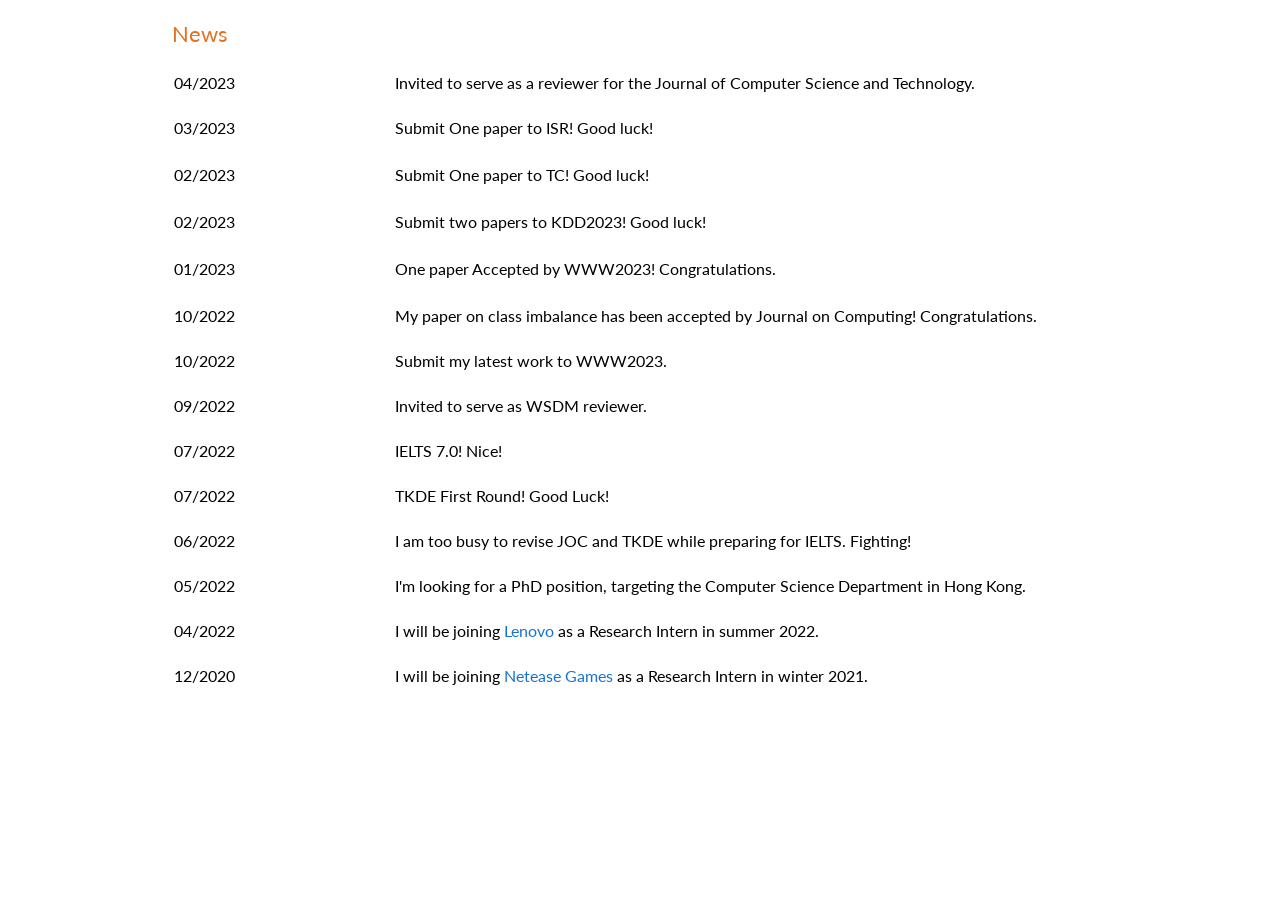
<file: news.html>
<!--
 * @Editors: whyisyoung
 * @EditTime: 2020-10-23 10:57:25
 * @LastEditors:Chuang Zhao
 * @LastEditTime: 2022-03-22 23:03:00
 -->
<!DOCTYPE HTML PUBLIC "-//W3C//DTD HTML 4.01 Transitional//EN">
<script async src="//busuanzi.ibruce.info/busuanzi/2.3/busuanzi.pure.mini.js"></script>
<html>

<head>
  <meta name=viewport content="width=device-width">
  <meta name="generator" content="HTML Tidy for Linux/x86 (vers 11 February 2007), see www.w3.org">
  <meta name="google-site-verification" content="p7SNRHPF7y83Q-nNBLkrxFhAAosW2t40unwTxByZ0vo" />
  <style type="text/css">
    /* Color scheme stolen from Sergey Karayev */

    a {
      color: #1772d0;
      /* color: #07889b; */
      text-decoration: none;
    }
   
    a.black {
      color: #000000;
      /* color: #07889b; */
      text-decoration: none;
    }

    a:focus,
    a:hover {
      color: #e37222; /* #f09228; */
      text-decoration: none;
    }

    body,
    td,
    th,
    tr,
    p,
    a {
      font-family: 'Lato', Verdana, Helvetica, sans-serif;
      font-size: 16px
    }

    strong {
      font-family: 'Lato', Verdana, Helvetica, sans-serif;
      font-size: 16px;
    }

    heading {
      font-family: 'Lato', Verdana, Helvetica, sans-serif;
      font-size: 22px;
      color: #e37222;
    }

    subheading {
      font-family: 'Lato', Verdana, Helvetica, sans-serif;
      font-size: 18px;
      font-style:italic;
      color: #e37222;
    }

    papertitle {
      font-family: 'Lato', Verdana, Helvetica, sans-serif;
      font-size: 16px;
      font-weight: bold;
    }

    name {
      font-family: 'Lato', Verdana, Helvetica, sans-serif;
      font-size: 32px;
    }

    .footer {
      font-family: 'Lato', Verdana, Helvetica, sans-serif;
      font-size: 14px;
      opacity: 0.75;
      color: #777;
    }

    .one {
      width: 160px;
      height: 160px;
      position: relative;
    }

    .two {
      width: 160px;
      height: 160px;
      position: absolute;
      transition: opacity .2s ease-in-out;
      -moz-transition: opacity .2s ease-in-out;
      -webkit-transition: opacity .2s ease-in-out;
    }

    .fade {
      transition: opacity .2s ease-in-out;
      -moz-transition: opacity .2s ease-in-out;
      -webkit-transition: opacity .2s ease-in-out;
    }

    span.highlight {
      background-color: #ffffd0;
    }

    span.artifact {
      color:#6cb41b;
      padding: 1px;
    }

    span.underline {
      border-bottom:1px solid black;
      padding-bottom:1px;
    }

    span.tldr {
      color: #555555;
    }

    em.highlight {
      color: #e37222;
    }
  </style>
  <link rel="icon" type="image/png" href="images/zhuyc_icon.ico">
  <title>Chuang Zhao's Homepage</title>
  <meta http-equiv="Content-Type" content="text/html; charset=utf-8">
  <link href='https://fonts.googleapis.com/css?family=Lato:400,700,400italic,700italic' rel='stylesheet' type='text/css'>
</head>

<body>
  <table width="960" border="0" align="center" cellspacing="0" cellpadding="0">
    <tr>
      <td>
<!-- News Begin -->
        <table width="100%" align="center" border="0" cellspacing="0" cellpadding="12">
          <tr>
            <td>
              <heading>News</heading>
            </td>
          </tr>
        </table>
        <table width="100%" align="center" border="0" cellpadding="12" style="table-layout:fixed;">
          <colgroup>
            <col span="1" style="width: 23%;">
            <col span="1" style="width: 77%;">
          </colgroup>
		  		  		  		 <tr>
            <td valign="center">
              04/2023
            </td>
            <td valign="center">
                Invited to serve as a reviewer for the Journal of Computer Science and Technology.
            </td>
          </tr>
		  		  		 <tr>
            <td valign="center">
              03/2023
            </td>
            <td valign="center">
                Submit One paper to ISR! Good luck!
            </td>
          </tr>
		  <tr>
		  		 <tr>
            <td valign="center">
              02/2023
            </td>
            <td valign="center">
                Submit One paper to TC! Good luck!
            </td>
          </tr>
		  <tr>
		 <tr>
            <td valign="center">
              02/2023
            </td>
            <td valign="center">
                Submit two papers to KDD2023! Good luck!
            </td>
          </tr>
		  <tr>
		  		  <tr>
            <td valign="center">
              01/2023
            </td>
            <td valign="center">
                One paper Accepted by WWW2023! Congratulations.
            </td>
          </tr>
		  <tr>
		  
		  <tr>
            <td valign="center">
              10/2022
            </td>
            <td valign="center">
                My paper on class imbalance has been accepted by Journal on Computing! Congratulations.
            </td>
          </tr>
		  <tr>
            <td valign="center">
              10/2022
            </td>
            <td valign="center">
                Submit my latest work to WWW2023.
            </td>
          </tr>
		  		  <tr>
            <td valign="center">
              09/2022
            </td>
            <td valign="center">
                Invited to serve as WSDM reviewer.
            </td>
          </tr>
		  <tr>
            <td valign="center">
              07/2022
            </td>
            <td valign="center">
                IELTS 7.0! Nice!
            </td>
          </tr>
		  <tr>
            <td valign="center">
              07/2022
            </td>
            <td valign="center">
                TKDE First Round! Good Luck!
            </td>
          </tr>
		  <tr>
            <td valign="center">
              06/2022
            </td>
            <td valign="center">
                I am too busy to revise JOC and TKDE while preparing for IELTS. Fighting!
            </td>
          </tr>
		  <tr>
            <td valign="center">
              05/2022
            </td>
            <td valign="center">
                I'm looking for a PhD position, targeting the Computer Science Department in Hong Kong.
            </td>
          </tr>
		  <tr>
            <td valign="center">
              04/2022
            </td>
            <td valign="center">
                I will be joining <a href="http://research.lenovo.com/webapp/view/researchField.html">Lenovo</a> as a Research Intern in summer 2022.
            </td>
          </tr> 
		  <tr>
            <td valign="center">
              12/2020
            </td>
            <td valign="center">
                I will be joining <a href="https://fuxi.163.com/">Netease Games</a> as a Research Intern in winter 2021.
            </td>
          </tr>
          <td>
          </td>
         </tr>
        </table>
        <!-- News End -->
      </td>
    </tr>
  </table>
</body>

</html>
</file>
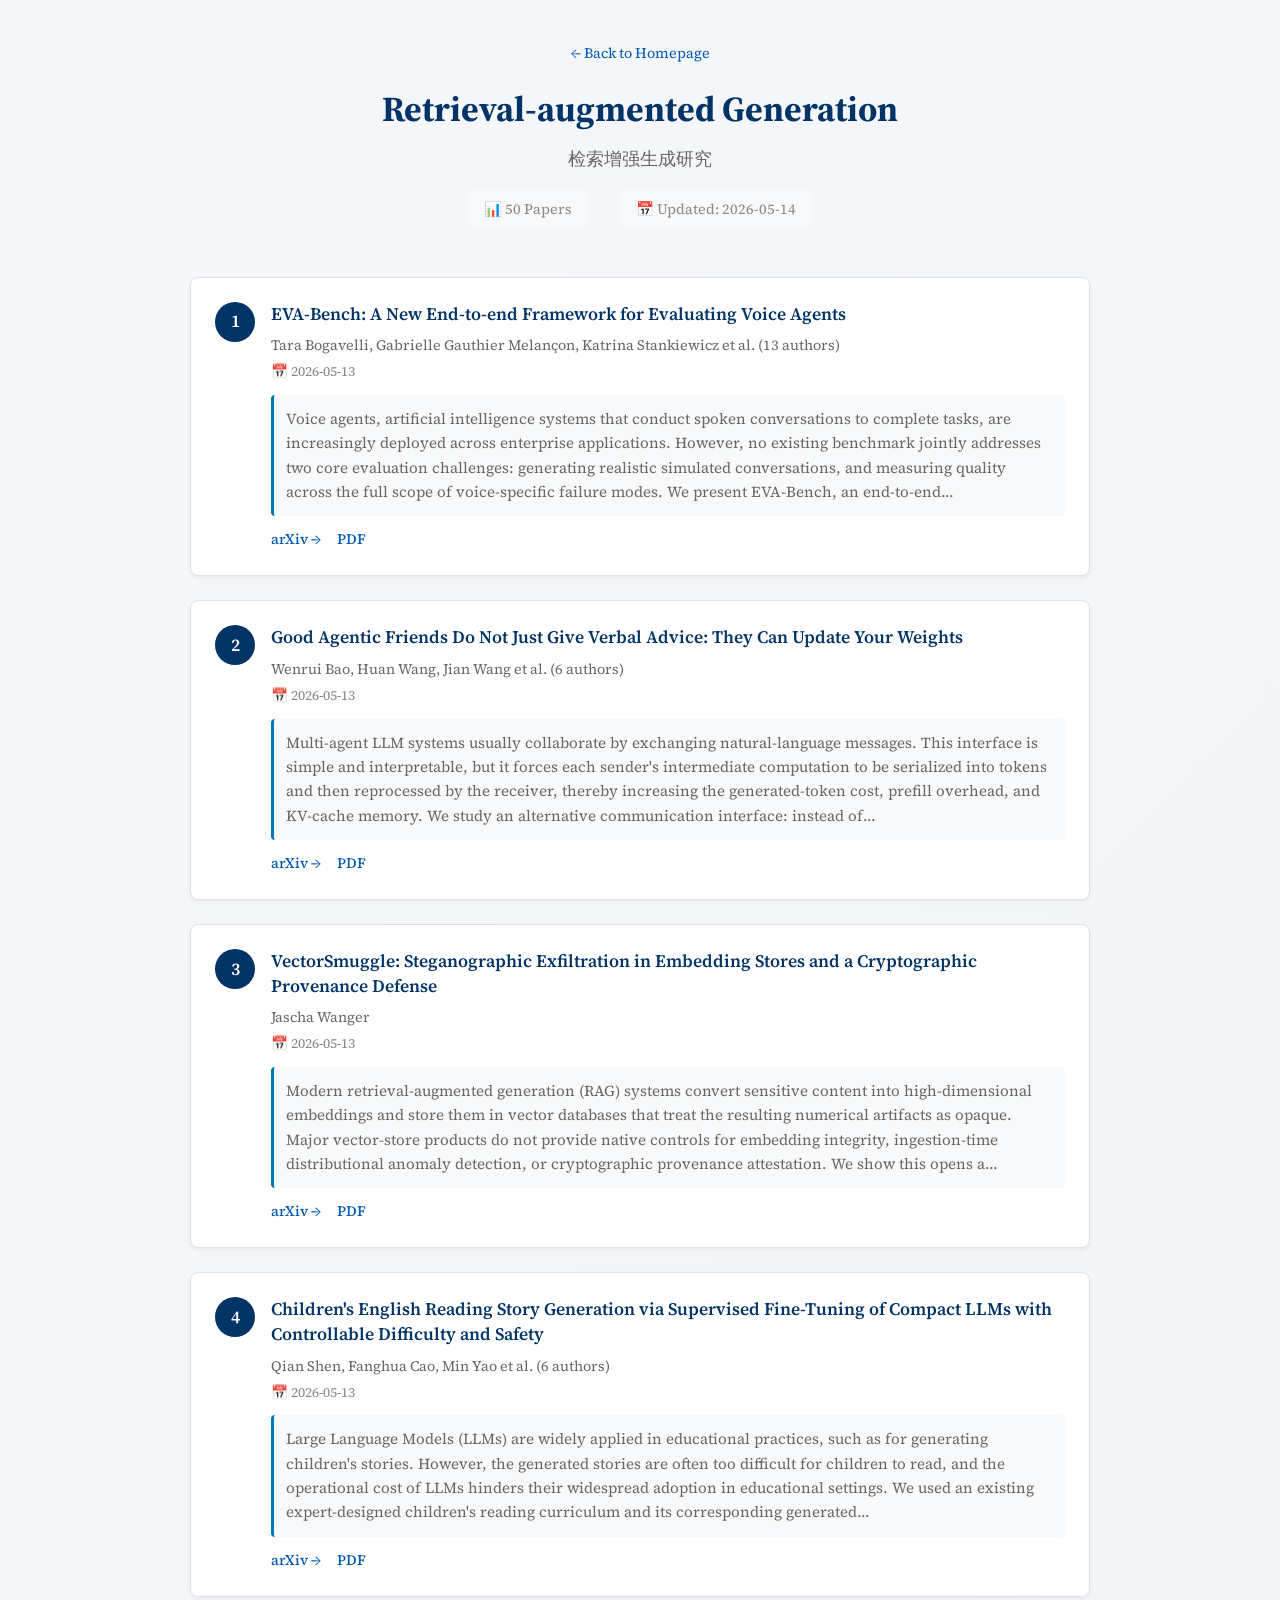
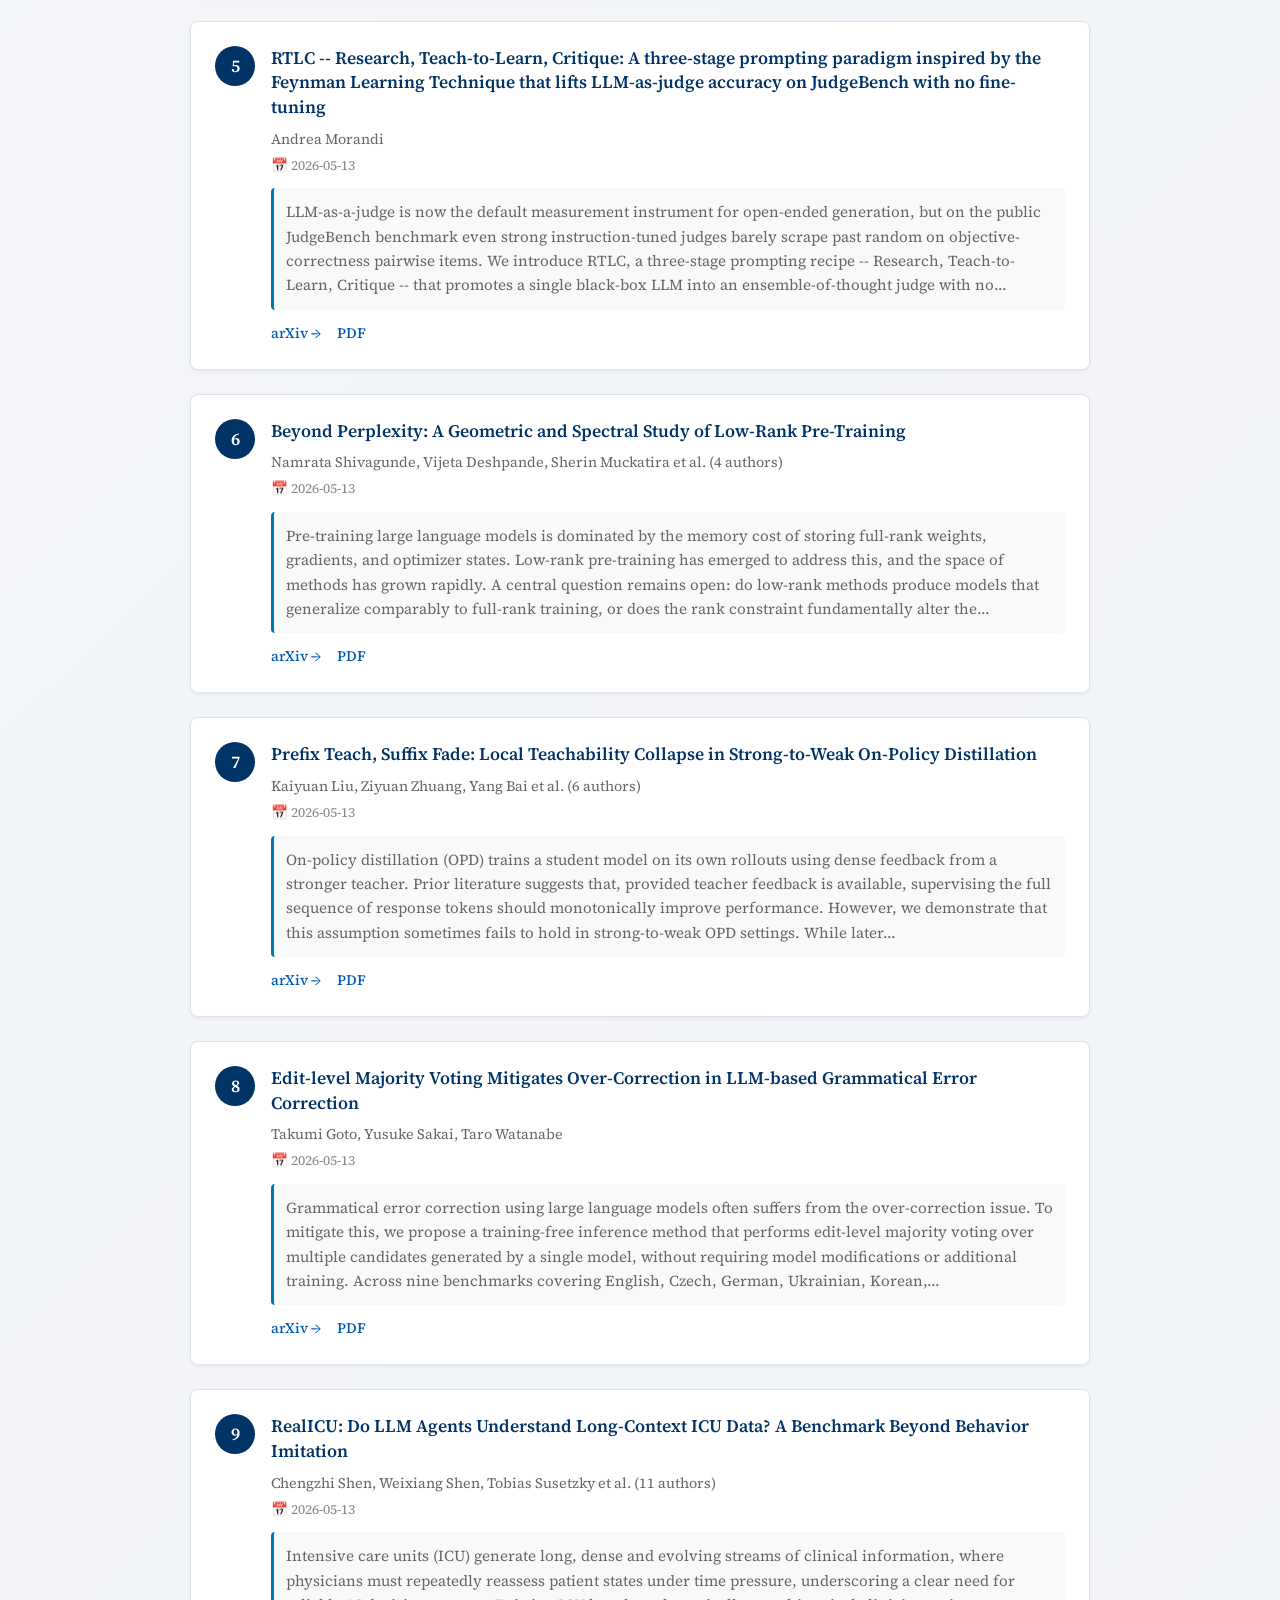
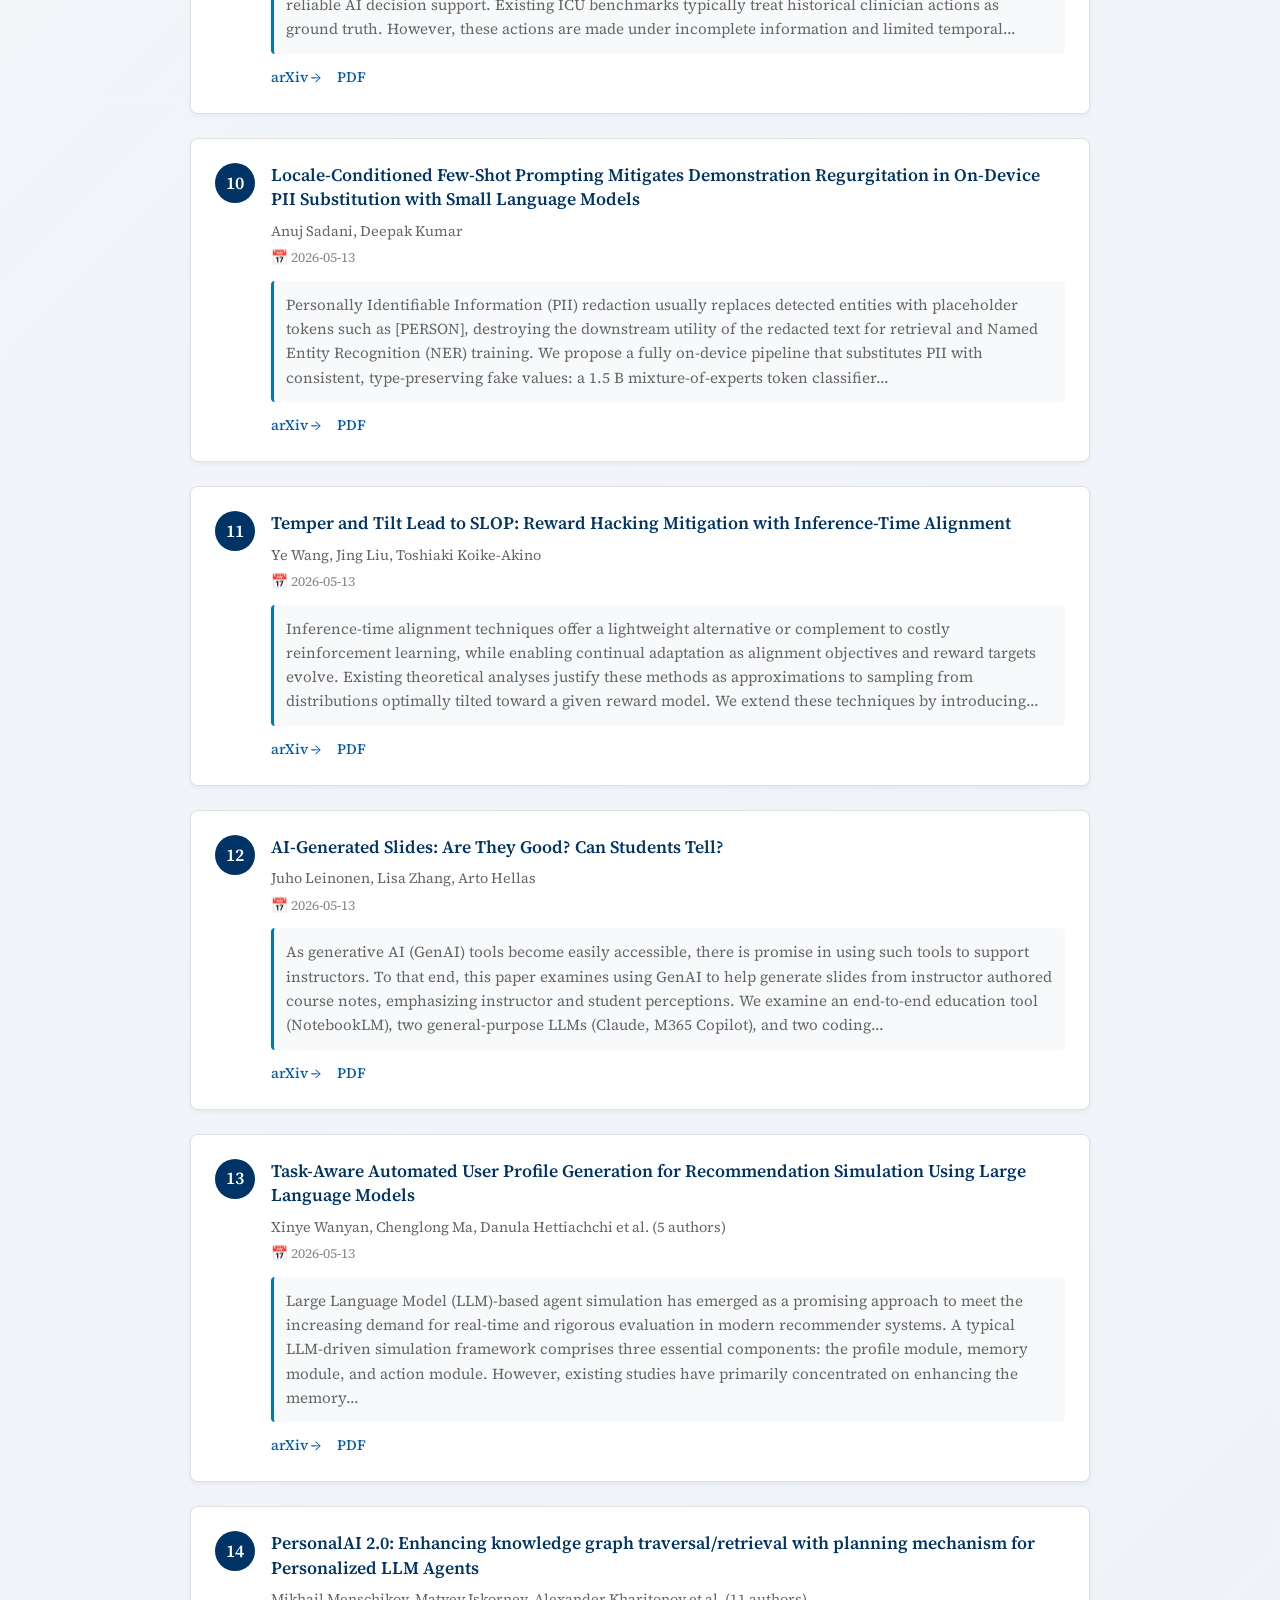
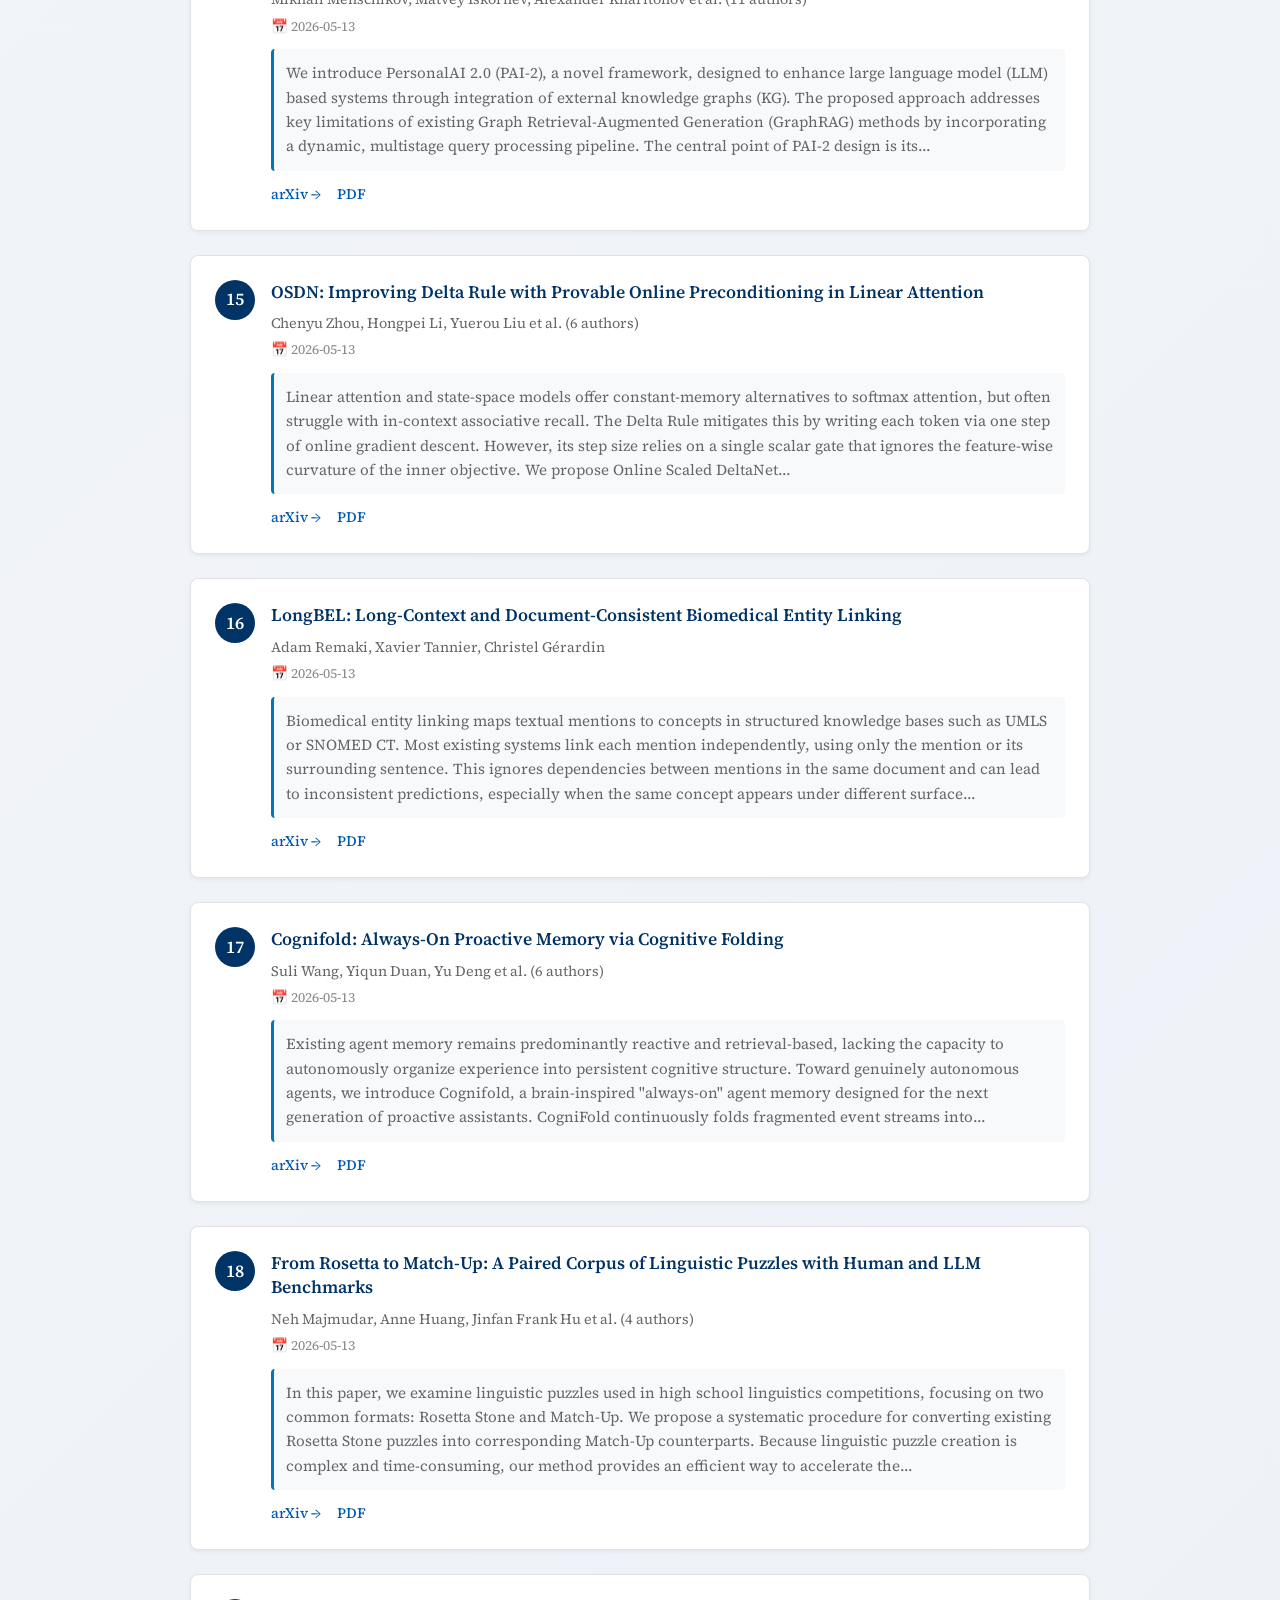
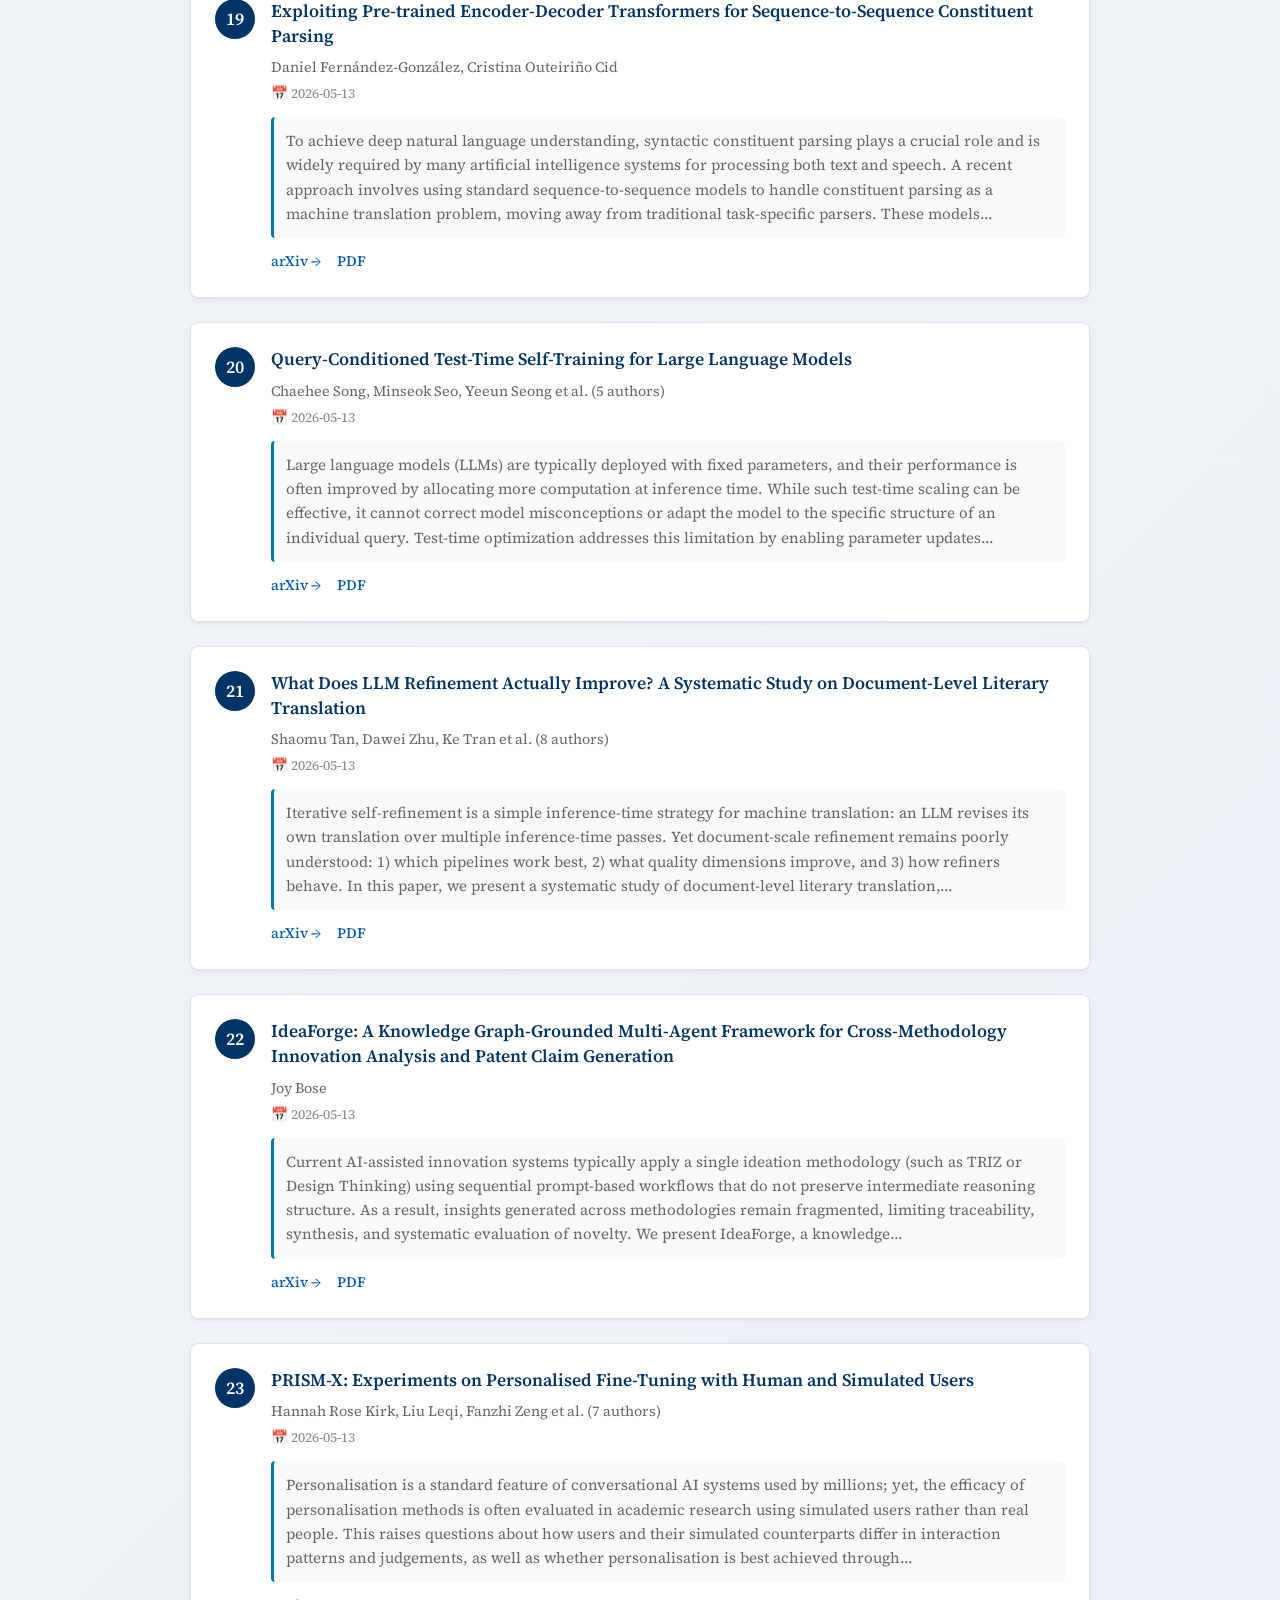
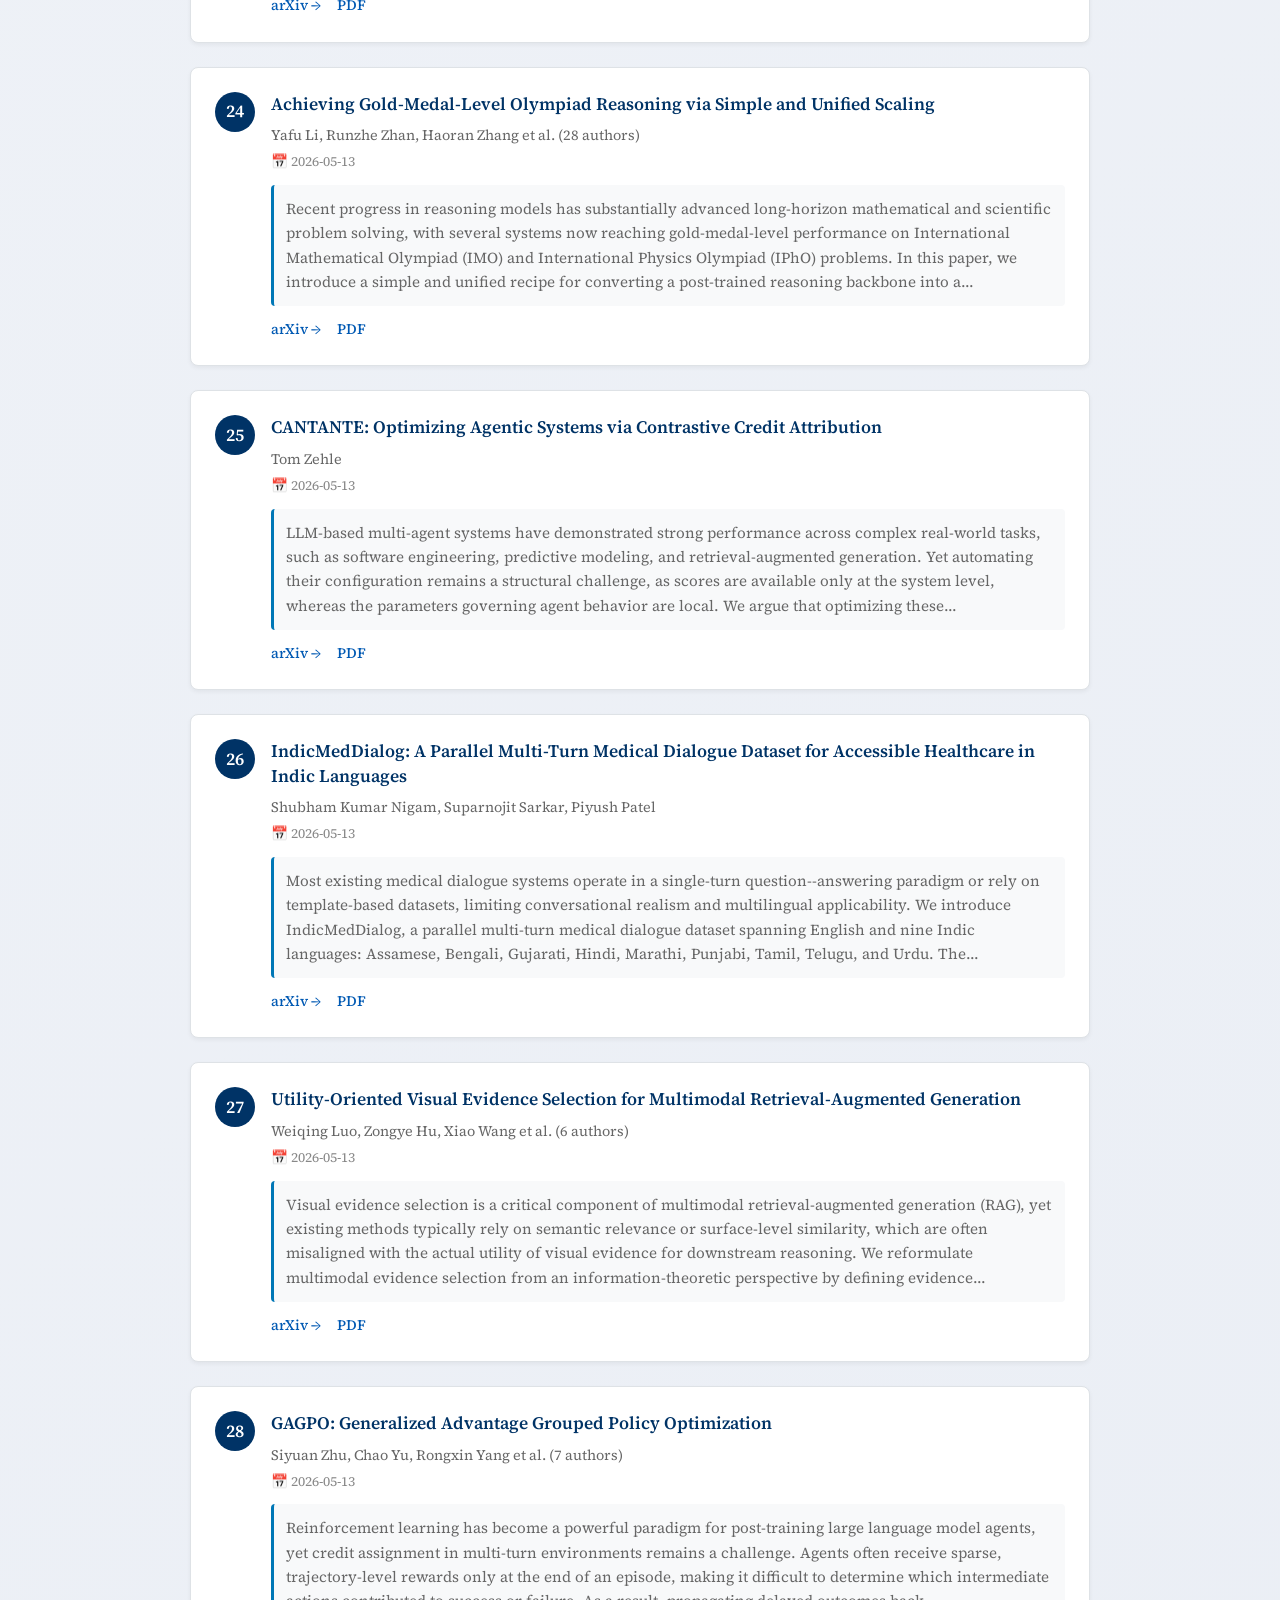
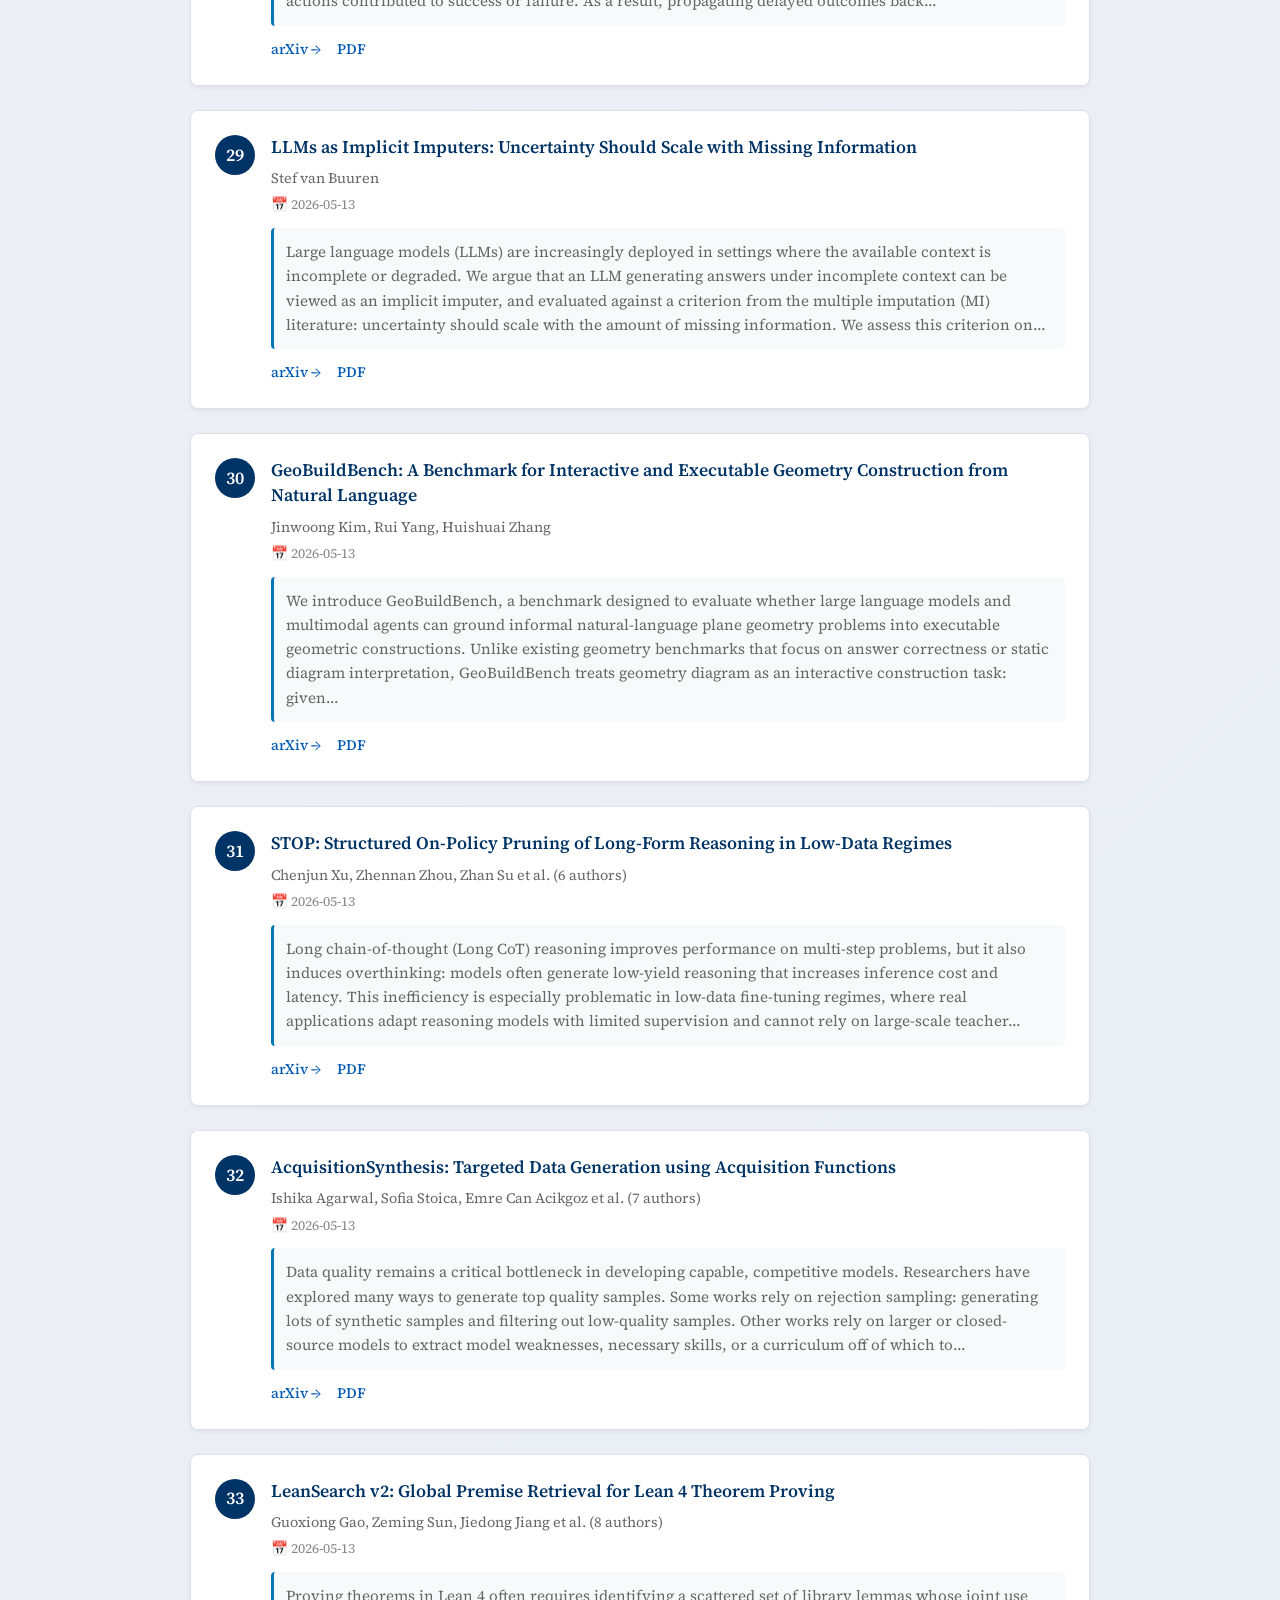
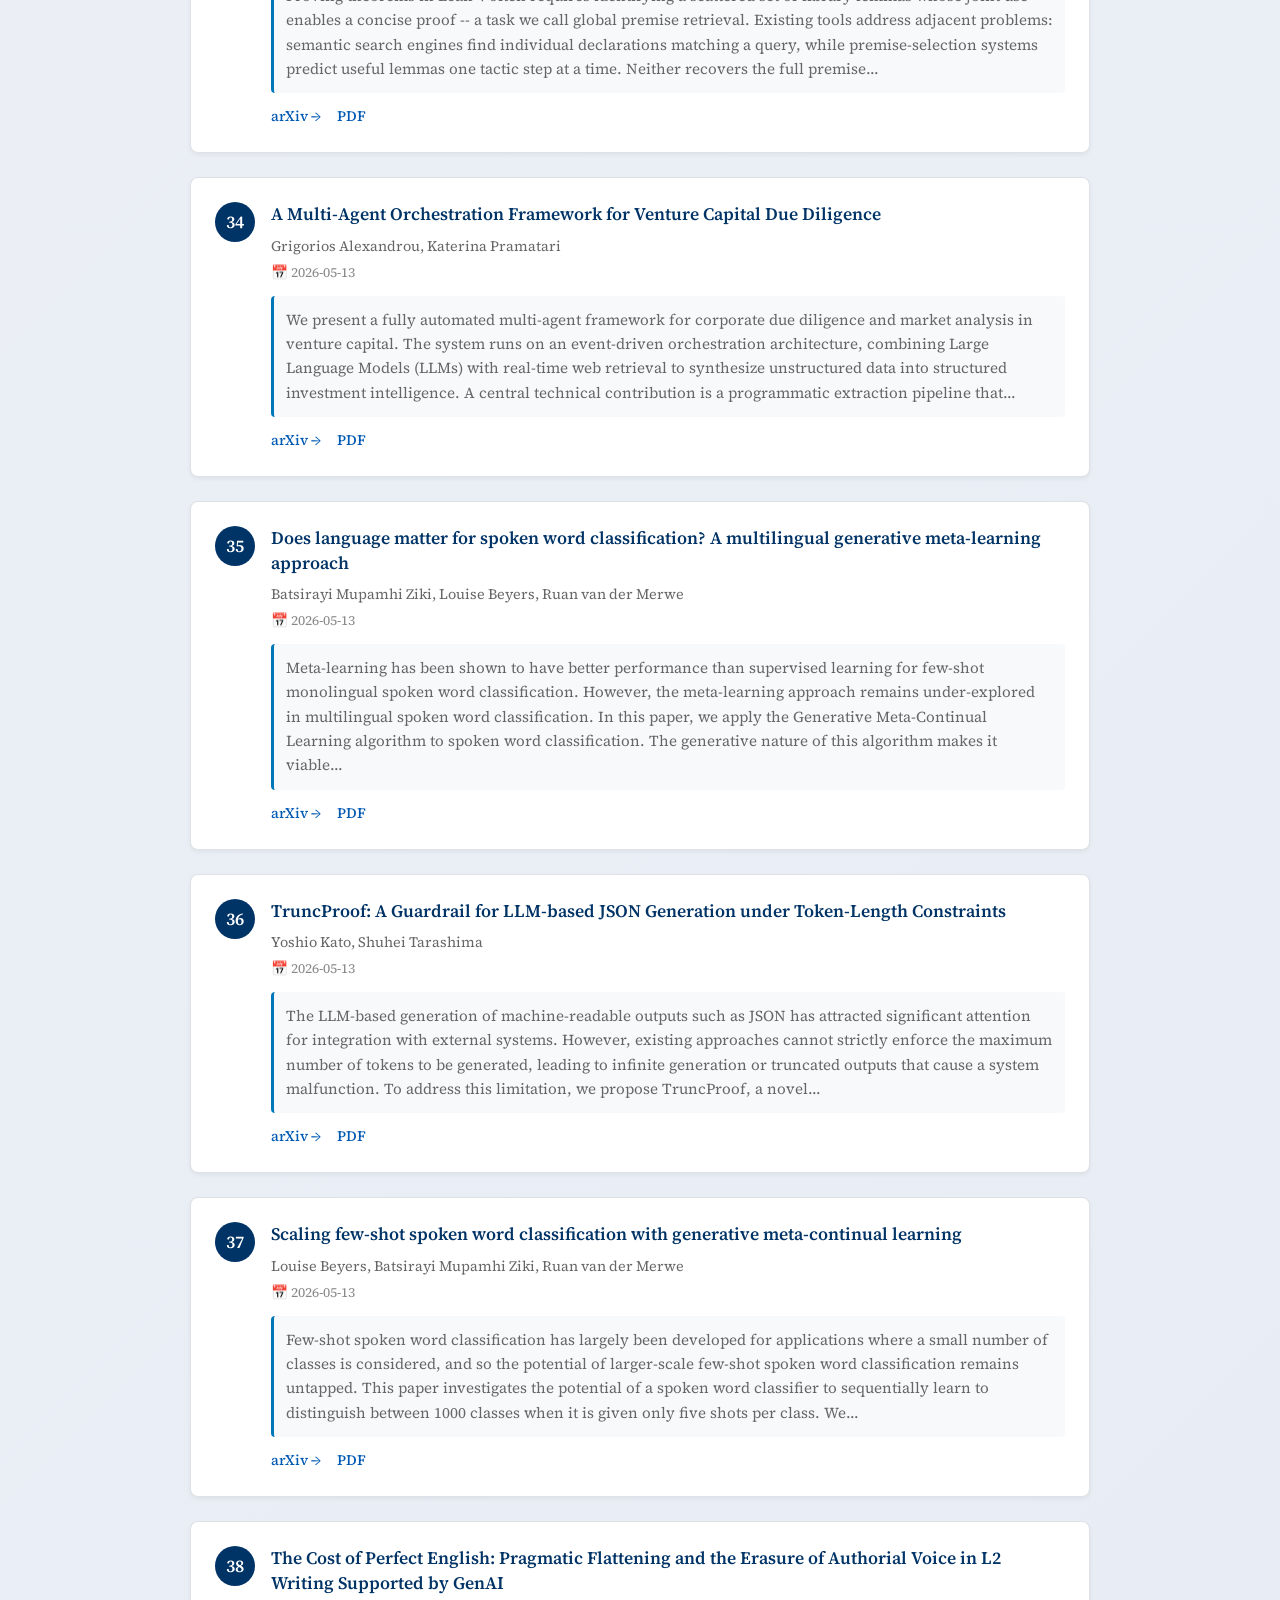
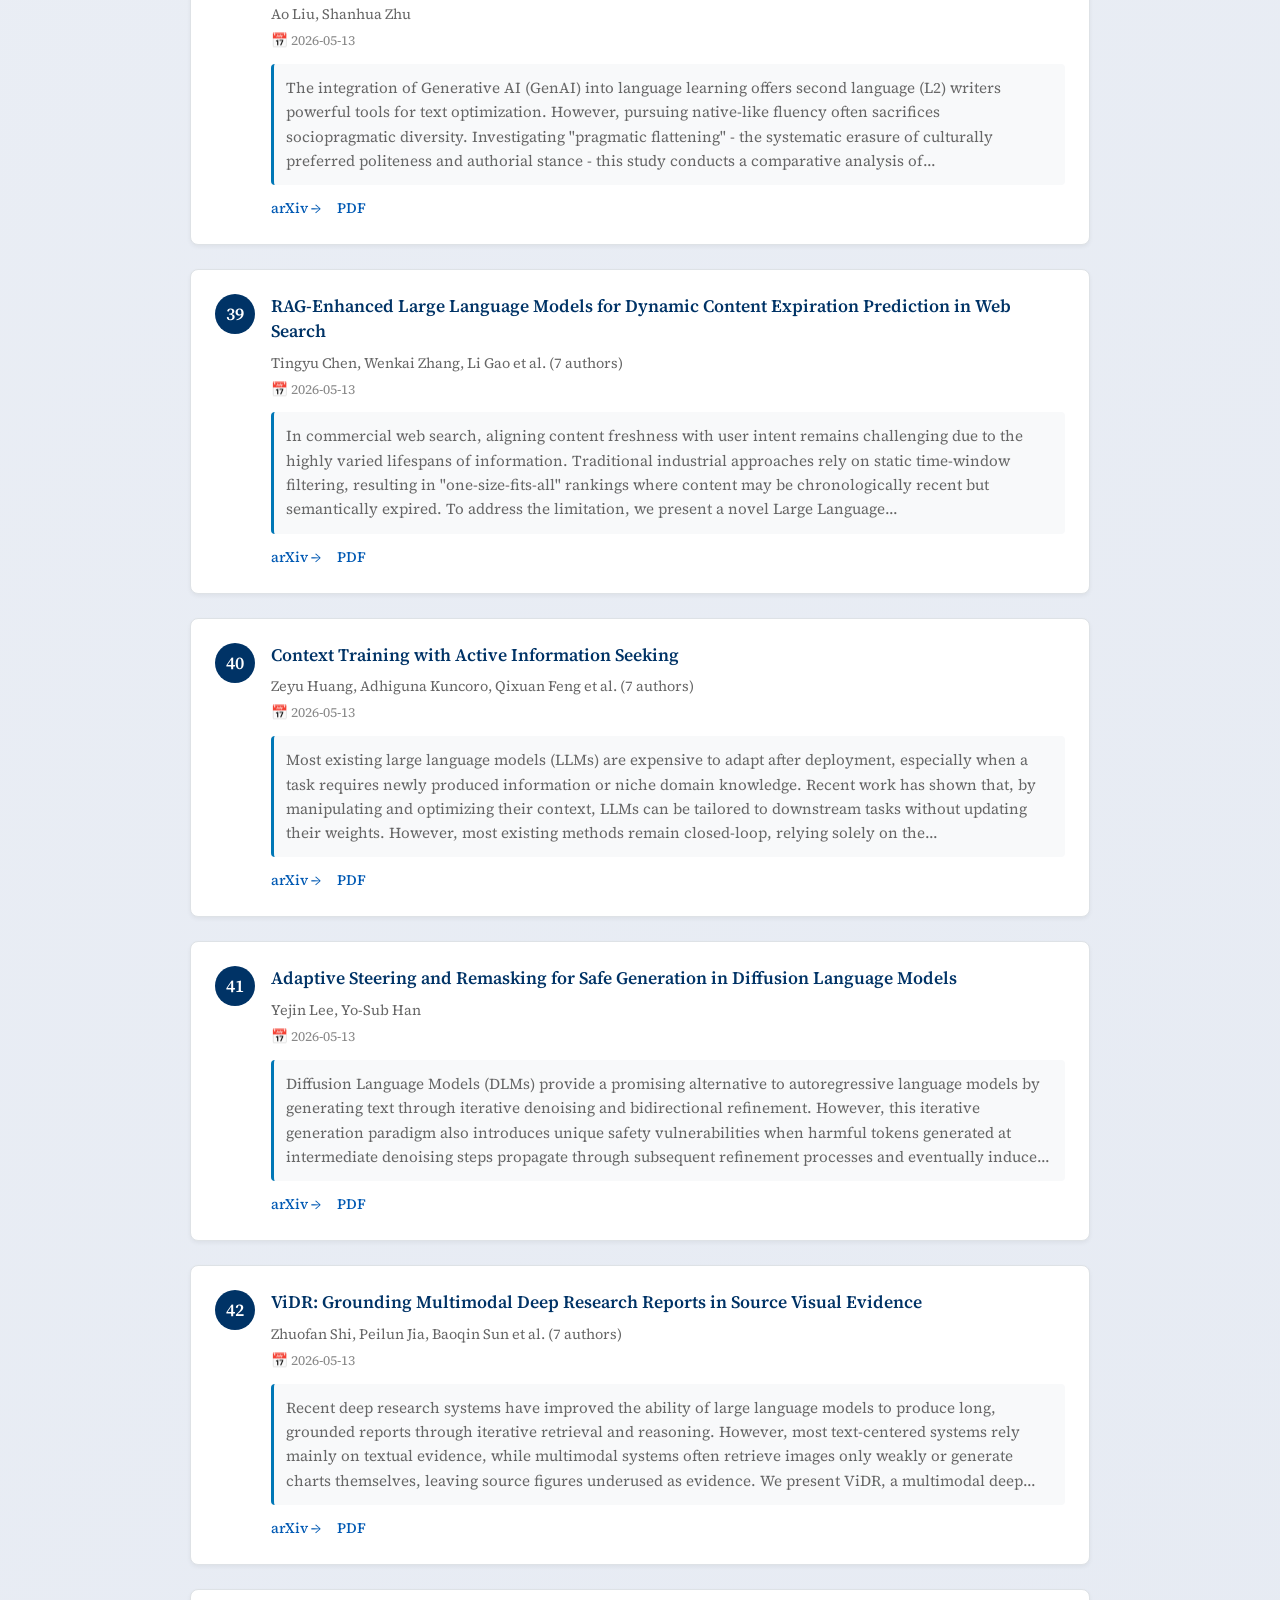
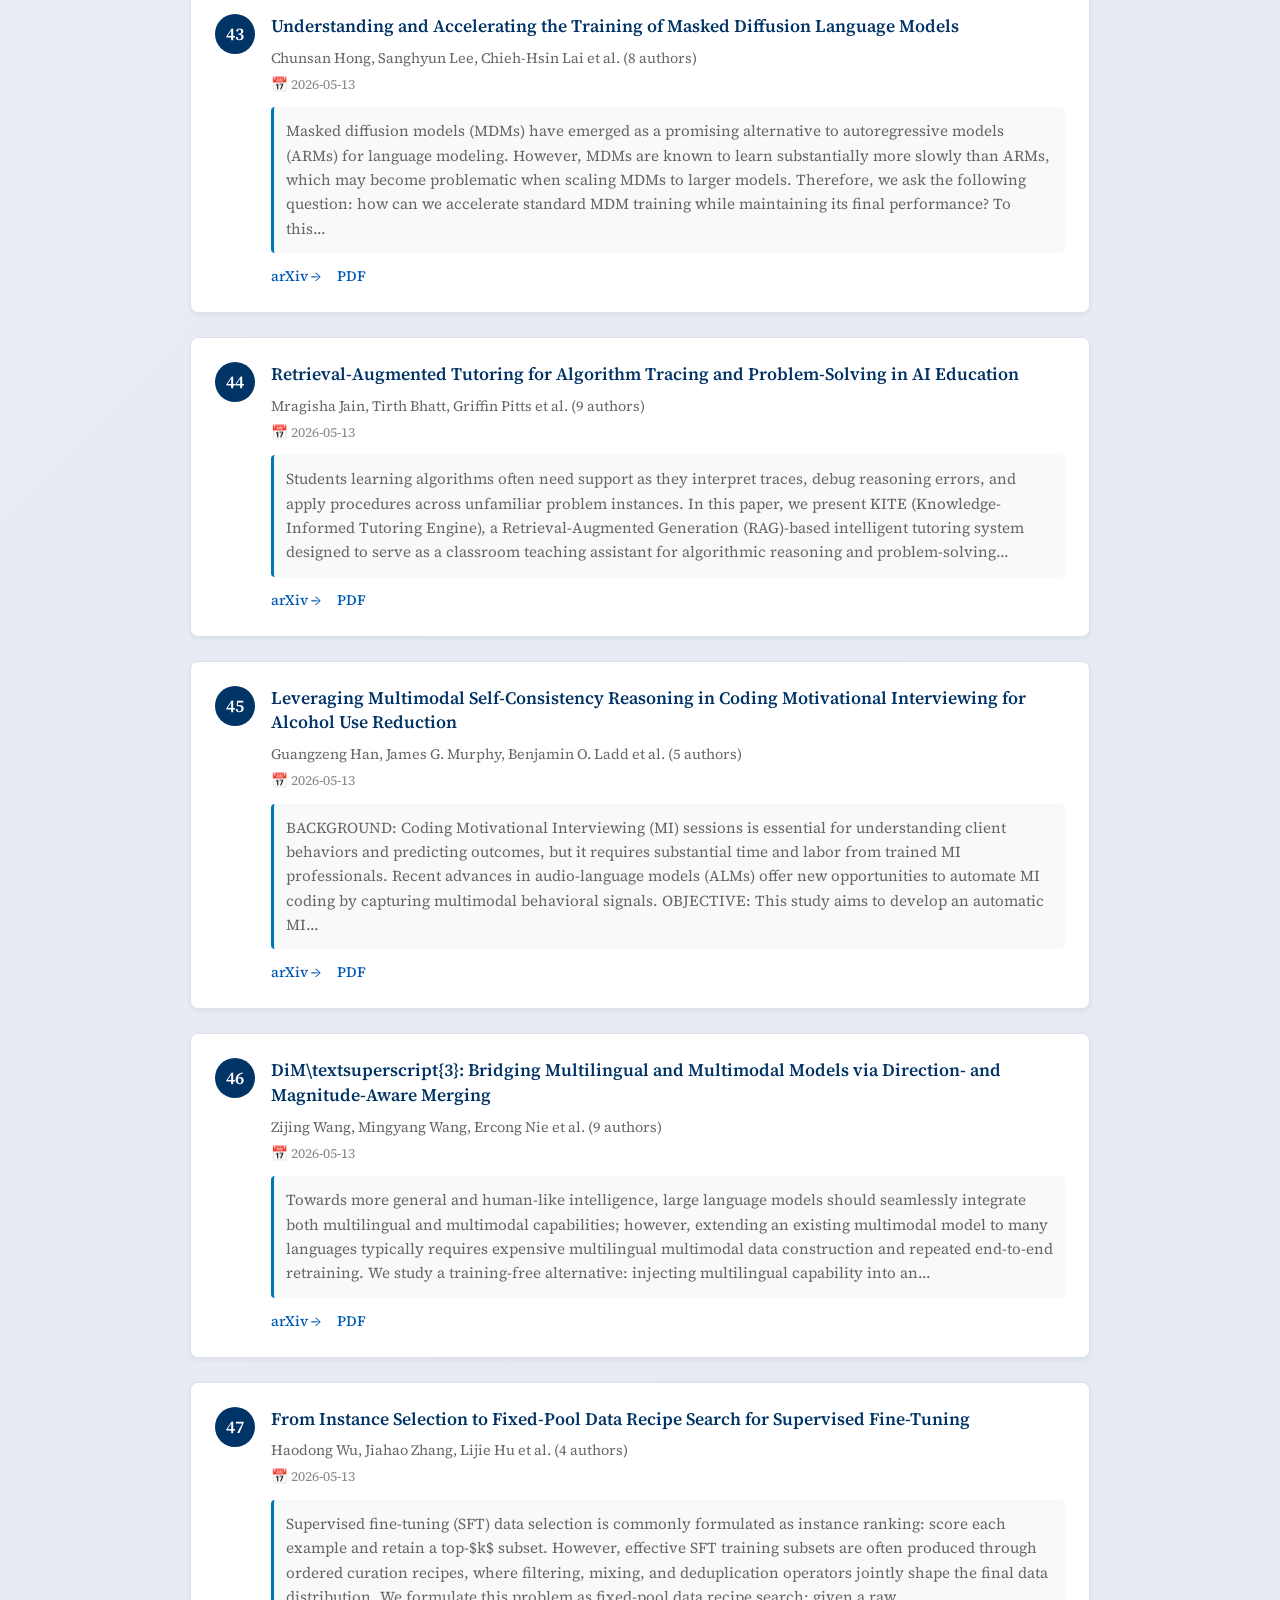
<file: rag.html>
<!DOCTYPE html>
<html lang="en">
<head>
  <meta charset="utf-8">
  <meta name="viewport" content="width=device-width, initial-scale=1.0">
  <title>Retrieval-augmented Generation - Latest arXiv Papers</title>
  <link href="https://fonts.googleapis.com/css2?family=Source+Serif+4:ital,wght@0,400;600;1,400&family=Noto+Sans+SC:wght@400;500;700&display=swap" rel="stylesheet">
  <style>
    :root {
      --bg-primary: #ffffff;
      --bg-secondary: #f8f9fa;
      --bg-tertiary: #e9ecef;
      --primary: #003366;
      --secondary: #0059b3;
      --accent: #0077b6;
      --text-primary: #333333;
      --text-secondary: #666666;
      --text-tertiary: #888888;
      --border-light: #dee2e6;
      --shadow-sm: 0 2px 4px rgba(0,0,0,0.05);
      --shadow-md: 0 4px 8px rgba(0,0,0,0.1);
      --radius-sm: 4px;
      --radius-md: 8px;
    }
    * { margin: 0; padding: 0; box-sizing: border-box; }
    body {
      font-family: 'Source Serif 4', Georgia, serif;
      font-size: 16px;
      line-height: 1.6;
      color: var(--text-primary);
      background: linear-gradient(135deg, #f5f7fa 0%, #e4e9f2 100%);
      min-height: 100vh;
      padding: 40px 20px;
    }
    .container { max-width: 900px; margin: 0 auto; }
    .header { text-align: center; margin-bottom: 3rem; }
    .back-link { display: inline-block; color: var(--secondary); text-decoration: none; margin-bottom: 1rem; font-size: 0.9rem; }
    .back-link:hover { text-decoration: underline; }
    h1 { font-size: 2.2rem; color: var(--primary); margin-bottom: 0.5rem; }
    .subtitle { color: var(--text-secondary); font-size: 1.1rem; margin-bottom: 1rem; }
    .stats { display: flex; justify-content: center; gap: 2rem; margin-bottom: 1rem; }
    .stat { background: var(--bg-secondary); padding: 0.5rem 1rem; border-radius: var(--radius-md); font-size: 0.9rem; color: var(--text-tertiary); }
    .paper-card {
      background: var(--bg-primary); border-radius: var(--radius-md); box-shadow: var(--shadow-sm);
      margin-bottom: 1.5rem; padding: 1.5rem; display: flex; gap: 1rem;
      border: 1px solid var(--border-light); transition: box-shadow 0.2s ease;
    }
    .paper-card:hover { box-shadow: var(--shadow-md); }
    .paper-number {
      flex: 0 0 40px; width: 40px; height: 40px; background: var(--primary); color: white;
      border-radius: 50%; display: flex; align-items: center; justify-content: center;
      font-weight: 600; font-size: 1.1rem;
    }
    .paper-content { flex: 1; }
    .paper-title { color: var(--primary); text-decoration: none; font-weight: 600; font-size: 1.1rem; line-height: 1.4; display: block; margin-bottom: 0.5rem; }
    .paper-title:hover { text-decoration: underline; }
    .paper-authors { color: var(--text-secondary); font-size: 0.9rem; margin-bottom: 0.25rem; }
    .paper-date { color: var(--text-tertiary); font-size: 0.85rem; margin-bottom: 0.75rem; }
    .paper-abstract {
      color: var(--text-secondary); font-size: 0.95rem; line-height: 1.6; margin-bottom: 0.75rem;
      padding: 0.75rem; background: var(--bg-secondary); border-radius: var(--radius-sm);
      border-left: 3px solid var(--accent);
    }
    .paper-links { display: flex; gap: 1rem; }
    .paper-link { color: var(--secondary); text-decoration: none; font-size: 0.9rem; font-weight: 500; }
    .paper-link:hover { text-decoration: underline; }
    .footer { text-align: center; margin-top: 3rem; padding-top: 2rem; border-top: 1px solid var(--border-light); color: var(--text-tertiary); font-size: 0.9rem; }
  </style>
</head>
<body>
  <div class="container">
    <div class="header">
      <a href="index.html" class="back-link">← Back to Homepage</a>
      <h1>Retrieval-augmented Generation</h1>
      <p class="subtitle">检索增强生成研究</p>
      <div class="stats">
        <span class="stat">📊 50 Papers</span>
        <span class="stat">📅 Updated: 2026-05-14</span>
      </div>
    </div>
    <div class="papers-list">

    <div class="paper-card">
      <div class="paper-number">1</div>
      <div class="paper-content">
        <a href="http://arxiv.org/abs/2605.13841v1" target="_blank" class="paper-title">EVA-Bench: A New End-to-end Framework for Evaluating Voice Agents</a>
        <div class="paper-authors">Tara Bogavelli, Gabrielle Gauthier Melançon, Katrina Stankiewicz et al. (13 authors)</div>
        <div class="paper-date">📅 2026-05-13</div>
        <div class="paper-abstract">Voice agents, artificial intelligence systems that conduct spoken conversations to complete tasks, are increasingly deployed across enterprise applications. However, no existing benchmark jointly addresses two core evaluation challenges: generating realistic simulated conversations, and measuring quality across the full scope of voice-specific failure modes. We present EVA-Bench, an end-to-end...</div>
        <div class="paper-links">
          <a href="http://arxiv.org/abs/2605.13841v1" target="_blank" class="paper-link">arXiv →</a>
          <a href="https://arxiv.org/pdf/2605.13841v1" target="_blank" class="paper-link">PDF</a>
        </div>
      </div>
    </div>

    <div class="paper-card">
      <div class="paper-number">2</div>
      <div class="paper-content">
        <a href="http://arxiv.org/abs/2605.13839v1" target="_blank" class="paper-title">Good Agentic Friends Do Not Just Give Verbal Advice: They Can Update Your Weights</a>
        <div class="paper-authors">Wenrui Bao, Huan Wang, Jian Wang et al. (6 authors)</div>
        <div class="paper-date">📅 2026-05-13</div>
        <div class="paper-abstract">Multi-agent LLM systems usually collaborate by exchanging natural-language messages. This interface is simple and interpretable, but it forces each sender&#x27;s intermediate computation to be serialized into tokens and then reprocessed by the receiver, thereby increasing the generated-token cost, prefill overhead, and KV-cache memory. We study an alternative communication interface: instead of...</div>
        <div class="paper-links">
          <a href="http://arxiv.org/abs/2605.13839v1" target="_blank" class="paper-link">arXiv →</a>
          <a href="https://arxiv.org/pdf/2605.13839v1" target="_blank" class="paper-link">PDF</a>
        </div>
      </div>
    </div>

    <div class="paper-card">
      <div class="paper-number">3</div>
      <div class="paper-content">
        <a href="http://arxiv.org/abs/2605.13764v1" target="_blank" class="paper-title">VectorSmuggle: Steganographic Exfiltration in Embedding Stores and a Cryptographic Provenance Defense</a>
        <div class="paper-authors">Jascha Wanger</div>
        <div class="paper-date">📅 2026-05-13</div>
        <div class="paper-abstract">Modern retrieval-augmented generation (RAG) systems convert sensitive content into high-dimensional embeddings and store them in vector databases that treat the resulting numerical artifacts as opaque. Major vector-store products do not provide native controls for embedding integrity, ingestion-time distributional anomaly detection, or cryptographic provenance attestation. We show this opens a...</div>
        <div class="paper-links">
          <a href="http://arxiv.org/abs/2605.13764v1" target="_blank" class="paper-link">arXiv →</a>
          <a href="https://arxiv.org/pdf/2605.13764v1" target="_blank" class="paper-link">PDF</a>
        </div>
      </div>
    </div>

    <div class="paper-card">
      <div class="paper-number">4</div>
      <div class="paper-content">
        <a href="http://arxiv.org/abs/2605.13709v1" target="_blank" class="paper-title">Children&#x27;s English Reading Story Generation via Supervised Fine-Tuning of Compact LLMs with Controllable Difficulty and Safety</a>
        <div class="paper-authors">Qian Shen, Fanghua Cao, Min Yao et al. (6 authors)</div>
        <div class="paper-date">📅 2026-05-13</div>
        <div class="paper-abstract">Large Language Models (LLMs) are widely applied in educational practices, such as for generating children&#x27;s stories. However, the generated stories are often too difficult for children to read, and the operational cost of LLMs hinders their widespread adoption in educational settings. We used an existing expert-designed children&#x27;s reading curriculum and its corresponding generated...</div>
        <div class="paper-links">
          <a href="http://arxiv.org/abs/2605.13709v1" target="_blank" class="paper-link">arXiv →</a>
          <a href="https://arxiv.org/pdf/2605.13709v1" target="_blank" class="paper-link">PDF</a>
        </div>
      </div>
    </div>

    <div class="paper-card">
      <div class="paper-number">5</div>
      <div class="paper-content">
        <a href="http://arxiv.org/abs/2605.13695v1" target="_blank" class="paper-title">RTLC -- Research, Teach-to-Learn, Critique: A three-stage prompting paradigm inspired by the Feynman Learning Technique that lifts LLM-as-judge accuracy on JudgeBench with no fine-tuning</a>
        <div class="paper-authors">Andrea Morandi</div>
        <div class="paper-date">📅 2026-05-13</div>
        <div class="paper-abstract">LLM-as-a-judge is now the default measurement instrument for open-ended generation, but on the public JudgeBench benchmark even strong instruction-tuned judges barely scrape past random on objective-correctness pairwise items. We introduce RTLC, a three-stage prompting recipe -- Research, Teach-to-Learn, Critique -- that promotes a single black-box LLM into an ensemble-of-thought judge with no...</div>
        <div class="paper-links">
          <a href="http://arxiv.org/abs/2605.13695v1" target="_blank" class="paper-link">arXiv →</a>
          <a href="https://arxiv.org/pdf/2605.13695v1" target="_blank" class="paper-link">PDF</a>
        </div>
      </div>
    </div>

    <div class="paper-card">
      <div class="paper-number">6</div>
      <div class="paper-content">
        <a href="http://arxiv.org/abs/2605.13652v1" target="_blank" class="paper-title">Beyond Perplexity: A Geometric and Spectral Study of Low-Rank Pre-Training</a>
        <div class="paper-authors">Namrata Shivagunde, Vijeta Deshpande, Sherin Muckatira et al. (4 authors)</div>
        <div class="paper-date">📅 2026-05-13</div>
        <div class="paper-abstract">Pre-training large language models is dominated by the memory cost of storing full-rank weights, gradients, and optimizer states. Low-rank pre-training has emerged to address this, and the space of methods has grown rapidly. A central question remains open: do low-rank methods produce models that generalize comparably to full-rank training, or does the rank constraint fundamentally alter the...</div>
        <div class="paper-links">
          <a href="http://arxiv.org/abs/2605.13652v1" target="_blank" class="paper-link">arXiv →</a>
          <a href="https://arxiv.org/pdf/2605.13652v1" target="_blank" class="paper-link">PDF</a>
        </div>
      </div>
    </div>

    <div class="paper-card">
      <div class="paper-number">7</div>
      <div class="paper-content">
        <a href="http://arxiv.org/abs/2605.13643v1" target="_blank" class="paper-title">Prefix Teach, Suffix Fade: Local Teachability Collapse in Strong-to-Weak On-Policy Distillation</a>
        <div class="paper-authors">Kaiyuan Liu, Ziyuan Zhuang, Yang Bai et al. (6 authors)</div>
        <div class="paper-date">📅 2026-05-13</div>
        <div class="paper-abstract">On-policy distillation (OPD) trains a student model on its own rollouts using dense feedback from a stronger teacher. Prior literature suggests that, provided teacher feedback is available, supervising the full sequence of response tokens should monotonically improve performance. However, we demonstrate that this assumption sometimes fails to hold in strong-to-weak OPD settings. While later...</div>
        <div class="paper-links">
          <a href="http://arxiv.org/abs/2605.13643v1" target="_blank" class="paper-link">arXiv →</a>
          <a href="https://arxiv.org/pdf/2605.13643v1" target="_blank" class="paper-link">PDF</a>
        </div>
      </div>
    </div>

    <div class="paper-card">
      <div class="paper-number">8</div>
      <div class="paper-content">
        <a href="http://arxiv.org/abs/2605.13624v1" target="_blank" class="paper-title">Edit-level Majority Voting Mitigates Over-Correction in LLM-based Grammatical Error Correction</a>
        <div class="paper-authors">Takumi Goto, Yusuke Sakai, Taro Watanabe</div>
        <div class="paper-date">📅 2026-05-13</div>
        <div class="paper-abstract">Grammatical error correction using large language models often suffers from the over-correction issue. To mitigate this, we propose a training-free inference method that performs edit-level majority voting over multiple candidates generated by a single model, without requiring model modifications or additional training. Across nine benchmarks covering English, Czech, German, Ukrainian, Korean,...</div>
        <div class="paper-links">
          <a href="http://arxiv.org/abs/2605.13624v1" target="_blank" class="paper-link">arXiv →</a>
          <a href="https://arxiv.org/pdf/2605.13624v1" target="_blank" class="paper-link">PDF</a>
        </div>
      </div>
    </div>

    <div class="paper-card">
      <div class="paper-number">9</div>
      <div class="paper-content">
        <a href="http://arxiv.org/abs/2605.13542v1" target="_blank" class="paper-title">RealICU: Do LLM Agents Understand Long-Context ICU Data? A Benchmark Beyond Behavior Imitation</a>
        <div class="paper-authors">Chengzhi Shen, Weixiang Shen, Tobias Susetzky et al. (11 authors)</div>
        <div class="paper-date">📅 2026-05-13</div>
        <div class="paper-abstract">Intensive care units (ICU) generate long, dense and evolving streams of clinical information, where physicians must repeatedly reassess patient states under time pressure, underscoring a clear need for reliable AI decision support. Existing ICU benchmarks typically treat historical clinician actions as ground truth. However, these actions are made under incomplete information and limited temporal...</div>
        <div class="paper-links">
          <a href="http://arxiv.org/abs/2605.13542v1" target="_blank" class="paper-link">arXiv →</a>
          <a href="https://arxiv.org/pdf/2605.13542v1" target="_blank" class="paper-link">PDF</a>
        </div>
      </div>
    </div>

    <div class="paper-card">
      <div class="paper-number">10</div>
      <div class="paper-content">
        <a href="http://arxiv.org/abs/2605.13538v1" target="_blank" class="paper-title">Locale-Conditioned Few-Shot Prompting Mitigates Demonstration Regurgitation in On-Device PII Substitution with Small Language Models</a>
        <div class="paper-authors">Anuj Sadani, Deepak Kumar</div>
        <div class="paper-date">📅 2026-05-13</div>
        <div class="paper-abstract">Personally Identifiable Information (PII) redaction usually replaces detected entities with placeholder tokens such as [PERSON], destroying the downstream utility of the redacted text for retrieval and Named Entity Recognition (NER) training. We propose a fully on-device pipeline that substitutes PII with consistent, type-preserving fake values: a 1.5 B mixture-of-experts token classifier...</div>
        <div class="paper-links">
          <a href="http://arxiv.org/abs/2605.13538v1" target="_blank" class="paper-link">arXiv →</a>
          <a href="https://arxiv.org/pdf/2605.13538v1" target="_blank" class="paper-link">PDF</a>
        </div>
      </div>
    </div>

    <div class="paper-card">
      <div class="paper-number">11</div>
      <div class="paper-content">
        <a href="http://arxiv.org/abs/2605.13537v1" target="_blank" class="paper-title">Temper and Tilt Lead to SLOP: Reward Hacking Mitigation with Inference-Time Alignment</a>
        <div class="paper-authors">Ye Wang, Jing Liu, Toshiaki Koike-Akino</div>
        <div class="paper-date">📅 2026-05-13</div>
        <div class="paper-abstract">Inference-time alignment techniques offer a lightweight alternative or complement to costly reinforcement learning, while enabling continual adaptation as alignment objectives and reward targets evolve. Existing theoretical analyses justify these methods as approximations to sampling from distributions optimally tilted toward a given reward model. We extend these techniques by introducing...</div>
        <div class="paper-links">
          <a href="http://arxiv.org/abs/2605.13537v1" target="_blank" class="paper-link">arXiv →</a>
          <a href="https://arxiv.org/pdf/2605.13537v1" target="_blank" class="paper-link">PDF</a>
        </div>
      </div>
    </div>

    <div class="paper-card">
      <div class="paper-number">12</div>
      <div class="paper-content">
        <a href="http://arxiv.org/abs/2605.13532v1" target="_blank" class="paper-title">AI-Generated Slides: Are They Good? Can Students Tell?</a>
        <div class="paper-authors">Juho Leinonen, Lisa Zhang, Arto Hellas</div>
        <div class="paper-date">📅 2026-05-13</div>
        <div class="paper-abstract">As generative AI (GenAI) tools become easily accessible, there is promise in using such tools to support instructors. To that end, this paper examines using GenAI to help generate slides from instructor authored course notes, emphasizing instructor and student perceptions. We examine an end-to-end education tool (NotebookLM), two general-purpose LLMs (Claude, M365 Copilot), and two coding...</div>
        <div class="paper-links">
          <a href="http://arxiv.org/abs/2605.13532v1" target="_blank" class="paper-link">arXiv →</a>
          <a href="https://arxiv.org/pdf/2605.13532v1" target="_blank" class="paper-link">PDF</a>
        </div>
      </div>
    </div>

    <div class="paper-card">
      <div class="paper-number">13</div>
      <div class="paper-content">
        <a href="http://arxiv.org/abs/2605.13497v1" target="_blank" class="paper-title">Task-Aware Automated User Profile Generation for Recommendation Simulation Using Large Language Models</a>
        <div class="paper-authors">Xinye Wanyan, Chenglong Ma, Danula Hettiachchi et al. (5 authors)</div>
        <div class="paper-date">📅 2026-05-13</div>
        <div class="paper-abstract">Large Language Model (LLM)-based agent simulation has emerged as a promising approach to meet the increasing demand for real-time and rigorous evaluation in modern recommender systems. A typical LLM-driven simulation framework comprises three essential components: the profile module, memory module, and action module. However, existing studies have primarily concentrated on enhancing the memory...</div>
        <div class="paper-links">
          <a href="http://arxiv.org/abs/2605.13497v1" target="_blank" class="paper-link">arXiv →</a>
          <a href="https://arxiv.org/pdf/2605.13497v1" target="_blank" class="paper-link">PDF</a>
        </div>
      </div>
    </div>

    <div class="paper-card">
      <div class="paper-number">14</div>
      <div class="paper-content">
        <a href="http://arxiv.org/abs/2605.13481v1" target="_blank" class="paper-title">PersonalAI 2.0: Enhancing knowledge graph traversal/retrieval with planning mechanism for Personalized LLM Agents</a>
        <div class="paper-authors">Mikhail Menschikov, Matvey Iskornev, Alexander Kharitonov et al. (11 authors)</div>
        <div class="paper-date">📅 2026-05-13</div>
        <div class="paper-abstract">We introduce PersonalAI 2.0 (PAI-2), a novel framework, designed to enhance large language model (LLM) based systems through integration of external knowledge graphs (KG). The proposed approach addresses key limitations of existing Graph Retrieval-Augmented Generation (GraphRAG) methods by incorporating a dynamic, multistage query processing pipeline. The central point of PAI-2 design is its...</div>
        <div class="paper-links">
          <a href="http://arxiv.org/abs/2605.13481v1" target="_blank" class="paper-link">arXiv →</a>
          <a href="https://arxiv.org/pdf/2605.13481v1" target="_blank" class="paper-link">PDF</a>
        </div>
      </div>
    </div>

    <div class="paper-card">
      <div class="paper-number">15</div>
      <div class="paper-content">
        <a href="http://arxiv.org/abs/2605.13473v1" target="_blank" class="paper-title">OSDN: Improving Delta Rule with Provable Online Preconditioning in Linear Attention</a>
        <div class="paper-authors">Chenyu Zhou, Hongpei Li, Yuerou Liu et al. (6 authors)</div>
        <div class="paper-date">📅 2026-05-13</div>
        <div class="paper-abstract">Linear attention and state-space models offer constant-memory alternatives to softmax attention, but often struggle with in-context associative recall. The Delta Rule mitigates this by writing each token via one step of online gradient descent. However, its step size relies on a single scalar gate that ignores the feature-wise curvature of the inner objective. We propose Online Scaled DeltaNet...</div>
        <div class="paper-links">
          <a href="http://arxiv.org/abs/2605.13473v1" target="_blank" class="paper-link">arXiv →</a>
          <a href="https://arxiv.org/pdf/2605.13473v1" target="_blank" class="paper-link">PDF</a>
        </div>
      </div>
    </div>

    <div class="paper-card">
      <div class="paper-number">16</div>
      <div class="paper-content">
        <a href="http://arxiv.org/abs/2605.13451v1" target="_blank" class="paper-title">LongBEL: Long-Context and Document-Consistent Biomedical Entity Linking</a>
        <div class="paper-authors">Adam Remaki, Xavier Tannier, Christel Gérardin</div>
        <div class="paper-date">📅 2026-05-13</div>
        <div class="paper-abstract">Biomedical entity linking maps textual mentions to concepts in structured knowledge bases such as UMLS or SNOMED CT. Most existing systems link each mention independently, using only the mention or its surrounding sentence. This ignores dependencies between mentions in the same document and can lead to inconsistent predictions, especially when the same concept appears under different surface...</div>
        <div class="paper-links">
          <a href="http://arxiv.org/abs/2605.13451v1" target="_blank" class="paper-link">arXiv →</a>
          <a href="https://arxiv.org/pdf/2605.13451v1" target="_blank" class="paper-link">PDF</a>
        </div>
      </div>
    </div>

    <div class="paper-card">
      <div class="paper-number">17</div>
      <div class="paper-content">
        <a href="http://arxiv.org/abs/2605.13438v1" target="_blank" class="paper-title">Cognifold: Always-On Proactive Memory via Cognitive Folding</a>
        <div class="paper-authors">Suli Wang, Yiqun Duan, Yu Deng et al. (6 authors)</div>
        <div class="paper-date">📅 2026-05-13</div>
        <div class="paper-abstract">Existing agent memory remains predominantly reactive and retrieval-based, lacking the capacity to autonomously organize experience into persistent cognitive structure. Toward genuinely autonomous agents, we introduce Cognifold, a brain-inspired &quot;always-on&quot; agent memory designed for the next generation of proactive assistants. CogniFold continuously folds fragmented event streams into...</div>
        <div class="paper-links">
          <a href="http://arxiv.org/abs/2605.13438v1" target="_blank" class="paper-link">arXiv →</a>
          <a href="https://arxiv.org/pdf/2605.13438v1" target="_blank" class="paper-link">PDF</a>
        </div>
      </div>
    </div>

    <div class="paper-card">
      <div class="paper-number">18</div>
      <div class="paper-content">
        <a href="http://arxiv.org/abs/2605.13408v1" target="_blank" class="paper-title">From Rosetta to Match-Up: A Paired Corpus of Linguistic Puzzles with Human and LLM Benchmarks</a>
        <div class="paper-authors">Neh Majmudar, Anne Huang, Jinfan Frank Hu et al. (4 authors)</div>
        <div class="paper-date">📅 2026-05-13</div>
        <div class="paper-abstract">In this paper, we examine linguistic puzzles used in high school linguistics competitions, focusing on two common formats: Rosetta Stone and Match-Up. We propose a systematic procedure for converting existing Rosetta Stone puzzles into corresponding Match-Up counterparts. Because linguistic puzzle creation is complex and time-consuming, our method provides an efficient way to accelerate the...</div>
        <div class="paper-links">
          <a href="http://arxiv.org/abs/2605.13408v1" target="_blank" class="paper-link">arXiv →</a>
          <a href="https://arxiv.org/pdf/2605.13408v1" target="_blank" class="paper-link">PDF</a>
        </div>
      </div>
    </div>

    <div class="paper-card">
      <div class="paper-number">19</div>
      <div class="paper-content">
        <a href="http://arxiv.org/abs/2605.13373v1" target="_blank" class="paper-title">Exploiting Pre-trained Encoder-Decoder Transformers for Sequence-to-Sequence Constituent Parsing</a>
        <div class="paper-authors">Daniel Fernández-González, Cristina Outeiriño Cid</div>
        <div class="paper-date">📅 2026-05-13</div>
        <div class="paper-abstract">To achieve deep natural language understanding, syntactic constituent parsing plays a crucial role and is widely required by many artificial intelligence systems for processing both text and speech. A recent approach involves using standard sequence-to-sequence models to handle constituent parsing as a machine translation problem, moving away from traditional task-specific parsers. These models...</div>
        <div class="paper-links">
          <a href="http://arxiv.org/abs/2605.13373v1" target="_blank" class="paper-link">arXiv →</a>
          <a href="https://arxiv.org/pdf/2605.13373v1" target="_blank" class="paper-link">PDF</a>
        </div>
      </div>
    </div>

    <div class="paper-card">
      <div class="paper-number">20</div>
      <div class="paper-content">
        <a href="http://arxiv.org/abs/2605.13369v1" target="_blank" class="paper-title">Query-Conditioned Test-Time Self-Training for Large Language Models</a>
        <div class="paper-authors">Chaehee Song, Minseok Seo, Yeeun Seong et al. (5 authors)</div>
        <div class="paper-date">📅 2026-05-13</div>
        <div class="paper-abstract">Large language models (LLMs) are typically deployed with fixed parameters, and their performance is often improved by allocating more computation at inference time. While such test-time scaling can be effective, it cannot correct model misconceptions or adapt the model to the specific structure of an individual query. Test-time optimization addresses this limitation by enabling parameter updates...</div>
        <div class="paper-links">
          <a href="http://arxiv.org/abs/2605.13369v1" target="_blank" class="paper-link">arXiv →</a>
          <a href="https://arxiv.org/pdf/2605.13369v1" target="_blank" class="paper-link">PDF</a>
        </div>
      </div>
    </div>

    <div class="paper-card">
      <div class="paper-number">21</div>
      <div class="paper-content">
        <a href="http://arxiv.org/abs/2605.13368v1" target="_blank" class="paper-title">What Does LLM Refinement Actually Improve? A Systematic Study on Document-Level Literary Translation</a>
        <div class="paper-authors">Shaomu Tan, Dawei Zhu, Ke Tran et al. (8 authors)</div>
        <div class="paper-date">📅 2026-05-13</div>
        <div class="paper-abstract">Iterative self-refinement is a simple inference-time strategy for machine translation: an LLM revises its own translation over multiple inference-time passes. Yet document-scale refinement remains poorly understood: 1) which pipelines work best, 2) what quality dimensions improve, and 3) how refiners behave. In this paper, we present a systematic study of document-level literary translation,...</div>
        <div class="paper-links">
          <a href="http://arxiv.org/abs/2605.13368v1" target="_blank" class="paper-link">arXiv →</a>
          <a href="https://arxiv.org/pdf/2605.13368v1" target="_blank" class="paper-link">PDF</a>
        </div>
      </div>
    </div>

    <div class="paper-card">
      <div class="paper-number">22</div>
      <div class="paper-content">
        <a href="http://arxiv.org/abs/2605.13311v1" target="_blank" class="paper-title">IdeaForge: A Knowledge Graph-Grounded Multi-Agent Framework for Cross-Methodology Innovation Analysis and Patent Claim Generation</a>
        <div class="paper-authors">Joy Bose</div>
        <div class="paper-date">📅 2026-05-13</div>
        <div class="paper-abstract">Current AI-assisted innovation systems typically apply a single ideation methodology (such as TRIZ or Design Thinking) using sequential prompt-based workflows that do not preserve intermediate reasoning structure. As a result, insights generated across methodologies remain fragmented, limiting traceability, synthesis, and systematic evaluation of novelty. We present IdeaForge, a knowledge...</div>
        <div class="paper-links">
          <a href="http://arxiv.org/abs/2605.13311v1" target="_blank" class="paper-link">arXiv →</a>
          <a href="https://arxiv.org/pdf/2605.13311v1" target="_blank" class="paper-link">PDF</a>
        </div>
      </div>
    </div>

    <div class="paper-card">
      <div class="paper-number">23</div>
      <div class="paper-content">
        <a href="http://arxiv.org/abs/2605.13307v1" target="_blank" class="paper-title">PRISM-X: Experiments on Personalised Fine-Tuning with Human and Simulated Users</a>
        <div class="paper-authors">Hannah Rose Kirk, Liu Leqi, Fanzhi Zeng et al. (7 authors)</div>
        <div class="paper-date">📅 2026-05-13</div>
        <div class="paper-abstract">Personalisation is a standard feature of conversational AI systems used by millions; yet, the efficacy of personalisation methods is often evaluated in academic research using simulated users rather than real people. This raises questions about how users and their simulated counterparts differ in interaction patterns and judgements, as well as whether personalisation is best achieved through...</div>
        <div class="paper-links">
          <a href="http://arxiv.org/abs/2605.13307v1" target="_blank" class="paper-link">arXiv →</a>
          <a href="https://arxiv.org/pdf/2605.13307v1" target="_blank" class="paper-link">PDF</a>
        </div>
      </div>
    </div>

    <div class="paper-card">
      <div class="paper-number">24</div>
      <div class="paper-content">
        <a href="http://arxiv.org/abs/2605.13301v1" target="_blank" class="paper-title">Achieving Gold-Medal-Level Olympiad Reasoning via Simple and Unified Scaling</a>
        <div class="paper-authors">Yafu Li, Runzhe Zhan, Haoran Zhang et al. (28 authors)</div>
        <div class="paper-date">📅 2026-05-13</div>
        <div class="paper-abstract">Recent progress in reasoning models has substantially advanced long-horizon mathematical and scientific problem solving, with several systems now reaching gold-medal-level performance on International Mathematical Olympiad (IMO) and International Physics Olympiad (IPhO) problems. In this paper, we introduce a simple and unified recipe for converting a post-trained reasoning backbone into a...</div>
        <div class="paper-links">
          <a href="http://arxiv.org/abs/2605.13301v1" target="_blank" class="paper-link">arXiv →</a>
          <a href="https://arxiv.org/pdf/2605.13301v1" target="_blank" class="paper-link">PDF</a>
        </div>
      </div>
    </div>

    <div class="paper-card">
      <div class="paper-number">25</div>
      <div class="paper-content">
        <a href="http://arxiv.org/abs/2605.13295v1" target="_blank" class="paper-title">CANTANTE: Optimizing Agentic Systems via Contrastive Credit Attribution</a>
        <div class="paper-authors">Tom Zehle</div>
        <div class="paper-date">📅 2026-05-13</div>
        <div class="paper-abstract">LLM-based multi-agent systems have demonstrated strong performance across complex real-world tasks, such as software engineering, predictive modeling, and retrieval-augmented generation. Yet automating their configuration remains a structural challenge, as scores are available only at the system level, whereas the parameters governing agent behavior are local. We argue that optimizing these...</div>
        <div class="paper-links">
          <a href="http://arxiv.org/abs/2605.13295v1" target="_blank" class="paper-link">arXiv →</a>
          <a href="https://arxiv.org/pdf/2605.13295v1" target="_blank" class="paper-link">PDF</a>
        </div>
      </div>
    </div>

    <div class="paper-card">
      <div class="paper-number">26</div>
      <div class="paper-content">
        <a href="http://arxiv.org/abs/2605.13292v1" target="_blank" class="paper-title">IndicMedDialog: A Parallel Multi-Turn Medical Dialogue Dataset for Accessible Healthcare in Indic Languages</a>
        <div class="paper-authors">Shubham Kumar Nigam, Suparnojit Sarkar, Piyush Patel</div>
        <div class="paper-date">📅 2026-05-13</div>
        <div class="paper-abstract">Most existing medical dialogue systems operate in a single-turn question--answering paradigm or rely on template-based datasets, limiting conversational realism and multilingual applicability. We introduce IndicMedDialog, a parallel multi-turn medical dialogue dataset spanning English and nine Indic languages: Assamese, Bengali, Gujarati, Hindi, Marathi, Punjabi, Tamil, Telugu, and Urdu. The...</div>
        <div class="paper-links">
          <a href="http://arxiv.org/abs/2605.13292v1" target="_blank" class="paper-link">arXiv →</a>
          <a href="https://arxiv.org/pdf/2605.13292v1" target="_blank" class="paper-link">PDF</a>
        </div>
      </div>
    </div>

    <div class="paper-card">
      <div class="paper-number">27</div>
      <div class="paper-content">
        <a href="http://arxiv.org/abs/2605.13277v1" target="_blank" class="paper-title">Utility-Oriented Visual Evidence Selection for Multimodal Retrieval-Augmented Generation</a>
        <div class="paper-authors">Weiqing Luo, Zongye Hu, Xiao Wang et al. (6 authors)</div>
        <div class="paper-date">📅 2026-05-13</div>
        <div class="paper-abstract">Visual evidence selection is a critical component of multimodal retrieval-augmented generation (RAG), yet existing methods typically rely on semantic relevance or surface-level similarity, which are often misaligned with the actual utility of visual evidence for downstream reasoning. We reformulate multimodal evidence selection from an information-theoretic perspective by defining evidence...</div>
        <div class="paper-links">
          <a href="http://arxiv.org/abs/2605.13277v1" target="_blank" class="paper-link">arXiv →</a>
          <a href="https://arxiv.org/pdf/2605.13277v1" target="_blank" class="paper-link">PDF</a>
        </div>
      </div>
    </div>

    <div class="paper-card">
      <div class="paper-number">28</div>
      <div class="paper-content">
        <a href="http://arxiv.org/abs/2605.13217v1" target="_blank" class="paper-title">GAGPO: Generalized Advantage Grouped Policy Optimization</a>
        <div class="paper-authors">Siyuan Zhu, Chao Yu, Rongxin Yang et al. (7 authors)</div>
        <div class="paper-date">📅 2026-05-13</div>
        <div class="paper-abstract">Reinforcement learning has become a powerful paradigm for post-training large language model agents, yet credit assignment in multi-turn environments remains a challenge. Agents often receive sparse, trajectory-level rewards only at the end of an episode, making it difficult to determine which intermediate actions contributed to success or failure. As a result, propagating delayed outcomes back...</div>
        <div class="paper-links">
          <a href="http://arxiv.org/abs/2605.13217v1" target="_blank" class="paper-link">arXiv →</a>
          <a href="https://arxiv.org/pdf/2605.13217v1" target="_blank" class="paper-link">PDF</a>
        </div>
      </div>
    </div>

    <div class="paper-card">
      <div class="paper-number">29</div>
      <div class="paper-content">
        <a href="http://arxiv.org/abs/2605.13188v1" target="_blank" class="paper-title">LLMs as Implicit Imputers: Uncertainty Should Scale with Missing Information</a>
        <div class="paper-authors">Stef van Buuren</div>
        <div class="paper-date">📅 2026-05-13</div>
        <div class="paper-abstract">Large language models (LLMs) are increasingly deployed in settings where the available context is incomplete or degraded. We argue that an LLM generating answers under incomplete context can be viewed as an implicit imputer, and evaluated against a criterion from the multiple imputation (MI) literature: uncertainty should scale with the amount of missing information. We assess this criterion on...</div>
        <div class="paper-links">
          <a href="http://arxiv.org/abs/2605.13188v1" target="_blank" class="paper-link">arXiv →</a>
          <a href="https://arxiv.org/pdf/2605.13188v1" target="_blank" class="paper-link">PDF</a>
        </div>
      </div>
    </div>

    <div class="paper-card">
      <div class="paper-number">30</div>
      <div class="paper-content">
        <a href="http://arxiv.org/abs/2605.13167v1" target="_blank" class="paper-title">GeoBuildBench: A Benchmark for Interactive and Executable Geometry Construction from Natural Language</a>
        <div class="paper-authors">Jinwoong Kim, Rui Yang, Huishuai Zhang</div>
        <div class="paper-date">📅 2026-05-13</div>
        <div class="paper-abstract">We introduce GeoBuildBench, a benchmark designed to evaluate whether large language models and multimodal agents can ground informal natural-language plane geometry problems into executable geometric constructions. Unlike existing geometry benchmarks that focus on answer correctness or static diagram interpretation, GeoBuildBench treats geometry diagram as an interactive construction task: given...</div>
        <div class="paper-links">
          <a href="http://arxiv.org/abs/2605.13167v1" target="_blank" class="paper-link">arXiv →</a>
          <a href="https://arxiv.org/pdf/2605.13167v1" target="_blank" class="paper-link">PDF</a>
        </div>
      </div>
    </div>

    <div class="paper-card">
      <div class="paper-number">31</div>
      <div class="paper-content">
        <a href="http://arxiv.org/abs/2605.13165v1" target="_blank" class="paper-title">STOP: Structured On-Policy Pruning of Long-Form Reasoning in Low-Data Regimes</a>
        <div class="paper-authors">Chenjun Xu, Zhennan Zhou, Zhan Su et al. (6 authors)</div>
        <div class="paper-date">📅 2026-05-13</div>
        <div class="paper-abstract">Long chain-of-thought (Long CoT) reasoning improves performance on multi-step problems, but it also induces overthinking: models often generate low-yield reasoning that increases inference cost and latency. This inefficiency is especially problematic in low-data fine-tuning regimes, where real applications adapt reasoning models with limited supervision and cannot rely on large-scale teacher...</div>
        <div class="paper-links">
          <a href="http://arxiv.org/abs/2605.13165v1" target="_blank" class="paper-link">arXiv →</a>
          <a href="https://arxiv.org/pdf/2605.13165v1" target="_blank" class="paper-link">PDF</a>
        </div>
      </div>
    </div>

    <div class="paper-card">
      <div class="paper-number">32</div>
      <div class="paper-content">
        <a href="http://arxiv.org/abs/2605.13149v1" target="_blank" class="paper-title">AcquisitionSynthesis: Targeted Data Generation using Acquisition Functions</a>
        <div class="paper-authors">Ishika Agarwal, Sofia Stoica, Emre Can Acikgoz et al. (7 authors)</div>
        <div class="paper-date">📅 2026-05-13</div>
        <div class="paper-abstract">Data quality remains a critical bottleneck in developing capable, competitive models. Researchers have explored many ways to generate top quality samples. Some works rely on rejection sampling: generating lots of synthetic samples and filtering out low-quality samples. Other works rely on larger or closed-source models to extract model weaknesses, necessary skills, or a curriculum off of which to...</div>
        <div class="paper-links">
          <a href="http://arxiv.org/abs/2605.13149v1" target="_blank" class="paper-link">arXiv →</a>
          <a href="https://arxiv.org/pdf/2605.13149v1" target="_blank" class="paper-link">PDF</a>
        </div>
      </div>
    </div>

    <div class="paper-card">
      <div class="paper-number">33</div>
      <div class="paper-content">
        <a href="http://arxiv.org/abs/2605.13137v1" target="_blank" class="paper-title">LeanSearch v2: Global Premise Retrieval for Lean 4 Theorem Proving</a>
        <div class="paper-authors">Guoxiong Gao, Zeming Sun, Jiedong Jiang et al. (8 authors)</div>
        <div class="paper-date">📅 2026-05-13</div>
        <div class="paper-abstract">Proving theorems in Lean 4 often requires identifying a scattered set of library lemmas whose joint use enables a concise proof -- a task we call global premise retrieval. Existing tools address adjacent problems: semantic search engines find individual declarations matching a query, while premise-selection systems predict useful lemmas one tactic step at a time. Neither recovers the full premise...</div>
        <div class="paper-links">
          <a href="http://arxiv.org/abs/2605.13137v1" target="_blank" class="paper-link">arXiv →</a>
          <a href="https://arxiv.org/pdf/2605.13137v1" target="_blank" class="paper-link">PDF</a>
        </div>
      </div>
    </div>

    <div class="paper-card">
      <div class="paper-number">34</div>
      <div class="paper-content">
        <a href="http://arxiv.org/abs/2605.13110v1" target="_blank" class="paper-title">A Multi-Agent Orchestration Framework for Venture Capital Due Diligence</a>
        <div class="paper-authors">Grigorios Alexandrou, Katerina Pramatari</div>
        <div class="paper-date">📅 2026-05-13</div>
        <div class="paper-abstract">We present a fully automated multi-agent framework for corporate due diligence and market analysis in venture capital. The system runs on an event-driven orchestration architecture, combining Large Language Models (LLMs) with real-time web retrieval to synthesize unstructured data into structured investment intelligence. A central technical contribution is a programmatic extraction pipeline that...</div>
        <div class="paper-links">
          <a href="http://arxiv.org/abs/2605.13110v1" target="_blank" class="paper-link">arXiv →</a>
          <a href="https://arxiv.org/pdf/2605.13110v1" target="_blank" class="paper-link">PDF</a>
        </div>
      </div>
    </div>

    <div class="paper-card">
      <div class="paper-number">35</div>
      <div class="paper-content">
        <a href="http://arxiv.org/abs/2605.13084v1" target="_blank" class="paper-title">Does language matter for spoken word classification? A multilingual generative meta-learning approach</a>
        <div class="paper-authors">Batsirayi Mupamhi Ziki, Louise Beyers, Ruan van der Merwe</div>
        <div class="paper-date">📅 2026-05-13</div>
        <div class="paper-abstract">Meta-learning has been shown to have better performance than supervised learning for few-shot monolingual spoken word classification. However, the meta-learning approach remains under-explored in multilingual spoken word classification. In this paper, we apply the Generative Meta-Continual Learning algorithm to spoken word classification. The generative nature of this algorithm makes it viable...</div>
        <div class="paper-links">
          <a href="http://arxiv.org/abs/2605.13084v1" target="_blank" class="paper-link">arXiv →</a>
          <a href="https://arxiv.org/pdf/2605.13084v1" target="_blank" class="paper-link">PDF</a>
        </div>
      </div>
    </div>

    <div class="paper-card">
      <div class="paper-number">36</div>
      <div class="paper-content">
        <a href="http://arxiv.org/abs/2605.13076v1" target="_blank" class="paper-title">TruncProof: A Guardrail for LLM-based JSON Generation under Token-Length Constraints</a>
        <div class="paper-authors">Yoshio Kato, Shuhei Tarashima</div>
        <div class="paper-date">📅 2026-05-13</div>
        <div class="paper-abstract">The LLM-based generation of machine-readable outputs such as JSON has attracted significant attention for integration with external systems. However, existing approaches cannot strictly enforce the maximum number of tokens to be generated, leading to infinite generation or truncated outputs that cause a system malfunction. To address this limitation, we propose TruncProof, a novel...</div>
        <div class="paper-links">
          <a href="http://arxiv.org/abs/2605.13076v1" target="_blank" class="paper-link">arXiv →</a>
          <a href="https://arxiv.org/pdf/2605.13076v1" target="_blank" class="paper-link">PDF</a>
        </div>
      </div>
    </div>

    <div class="paper-card">
      <div class="paper-number">37</div>
      <div class="paper-content">
        <a href="http://arxiv.org/abs/2605.13075v1" target="_blank" class="paper-title">Scaling few-shot spoken word classification with generative meta-continual learning</a>
        <div class="paper-authors">Louise Beyers, Batsirayi Mupamhi Ziki, Ruan van der Merwe</div>
        <div class="paper-date">📅 2026-05-13</div>
        <div class="paper-abstract">Few-shot spoken word classification has largely been developed for applications where a small number of classes is considered, and so the potential of larger-scale few-shot spoken word classification remains untapped. This paper investigates the potential of a spoken word classifier to sequentially learn to distinguish between 1000 classes when it is given only five shots per class. We...</div>
        <div class="paper-links">
          <a href="http://arxiv.org/abs/2605.13075v1" target="_blank" class="paper-link">arXiv →</a>
          <a href="https://arxiv.org/pdf/2605.13075v1" target="_blank" class="paper-link">PDF</a>
        </div>
      </div>
    </div>

    <div class="paper-card">
      <div class="paper-number">38</div>
      <div class="paper-content">
        <a href="http://arxiv.org/abs/2605.13055v1" target="_blank" class="paper-title">The Cost of Perfect English: Pragmatic Flattening and the Erasure of Authorial Voice in L2 Writing Supported by GenAI</a>
        <div class="paper-authors">Ao Liu, Shanhua Zhu</div>
        <div class="paper-date">📅 2026-05-13</div>
        <div class="paper-abstract">The integration of Generative AI (GenAI) into language learning offers second language (L2) writers powerful tools for text optimization. However, pursuing native-like fluency often sacrifices sociopragmatic diversity. Investigating &quot;pragmatic flattening&quot; - the systematic erasure of culturally preferred politeness and authorial stance - this study conducts a comparative analysis of...</div>
        <div class="paper-links">
          <a href="http://arxiv.org/abs/2605.13055v1" target="_blank" class="paper-link">arXiv →</a>
          <a href="https://arxiv.org/pdf/2605.13055v1" target="_blank" class="paper-link">PDF</a>
        </div>
      </div>
    </div>

    <div class="paper-card">
      <div class="paper-number">39</div>
      <div class="paper-content">
        <a href="http://arxiv.org/abs/2605.13052v1" target="_blank" class="paper-title">RAG-Enhanced Large Language Models for Dynamic Content Expiration Prediction in Web Search</a>
        <div class="paper-authors">Tingyu Chen, Wenkai Zhang, Li Gao et al. (7 authors)</div>
        <div class="paper-date">📅 2026-05-13</div>
        <div class="paper-abstract">In commercial web search, aligning content freshness with user intent remains challenging due to the highly varied lifespans of information. Traditional industrial approaches rely on static time-window filtering, resulting in &quot;one-size-fits-all&quot; rankings where content may be chronologically recent but semantically expired. To address the limitation, we present a novel Large Language...</div>
        <div class="paper-links">
          <a href="http://arxiv.org/abs/2605.13052v1" target="_blank" class="paper-link">arXiv →</a>
          <a href="https://arxiv.org/pdf/2605.13052v1" target="_blank" class="paper-link">PDF</a>
        </div>
      </div>
    </div>

    <div class="paper-card">
      <div class="paper-number">40</div>
      <div class="paper-content">
        <a href="http://arxiv.org/abs/2605.13050v1" target="_blank" class="paper-title">Context Training with Active Information Seeking</a>
        <div class="paper-authors">Zeyu Huang, Adhiguna Kuncoro, Qixuan Feng et al. (7 authors)</div>
        <div class="paper-date">📅 2026-05-13</div>
        <div class="paper-abstract">Most existing large language models (LLMs) are expensive to adapt after deployment, especially when a task requires newly produced information or niche domain knowledge. Recent work has shown that, by manipulating and optimizing their context, LLMs can be tailored to downstream tasks without updating their weights. However, most existing methods remain closed-loop, relying solely on the...</div>
        <div class="paper-links">
          <a href="http://arxiv.org/abs/2605.13050v1" target="_blank" class="paper-link">arXiv →</a>
          <a href="https://arxiv.org/pdf/2605.13050v1" target="_blank" class="paper-link">PDF</a>
        </div>
      </div>
    </div>

    <div class="paper-card">
      <div class="paper-number">41</div>
      <div class="paper-content">
        <a href="http://arxiv.org/abs/2605.13043v1" target="_blank" class="paper-title">Adaptive Steering and Remasking for Safe Generation in Diffusion Language Models</a>
        <div class="paper-authors">Yejin Lee, Yo-Sub Han</div>
        <div class="paper-date">📅 2026-05-13</div>
        <div class="paper-abstract">Diffusion Language Models (DLMs) provide a promising alternative to autoregressive language models by generating text through iterative denoising and bidirectional refinement. However, this iterative generation paradigm also introduces unique safety vulnerabilities when harmful tokens generated at intermediate denoising steps propagate through subsequent refinement processes and eventually induce...</div>
        <div class="paper-links">
          <a href="http://arxiv.org/abs/2605.13043v1" target="_blank" class="paper-link">arXiv →</a>
          <a href="https://arxiv.org/pdf/2605.13043v1" target="_blank" class="paper-link">PDF</a>
        </div>
      </div>
    </div>

    <div class="paper-card">
      <div class="paper-number">42</div>
      <div class="paper-content">
        <a href="http://arxiv.org/abs/2605.13034v1" target="_blank" class="paper-title">ViDR: Grounding Multimodal Deep Research Reports in Source Visual Evidence</a>
        <div class="paper-authors">Zhuofan Shi, Peilun Jia, Baoqin Sun et al. (7 authors)</div>
        <div class="paper-date">📅 2026-05-13</div>
        <div class="paper-abstract">Recent deep research systems have improved the ability of large language models to produce long, grounded reports through iterative retrieval and reasoning. However, most text-centered systems rely mainly on textual evidence, while multimodal systems often retrieve images only weakly or generate charts themselves, leaving source figures underused as evidence. We present ViDR, a multimodal deep...</div>
        <div class="paper-links">
          <a href="http://arxiv.org/abs/2605.13034v1" target="_blank" class="paper-link">arXiv →</a>
          <a href="https://arxiv.org/pdf/2605.13034v1" target="_blank" class="paper-link">PDF</a>
        </div>
      </div>
    </div>

    <div class="paper-card">
      <div class="paper-number">43</div>
      <div class="paper-content">
        <a href="http://arxiv.org/abs/2605.13026v1" target="_blank" class="paper-title">Understanding and Accelerating the Training of Masked Diffusion Language Models</a>
        <div class="paper-authors">Chunsan Hong, Sanghyun Lee, Chieh-Hsin Lai et al. (8 authors)</div>
        <div class="paper-date">📅 2026-05-13</div>
        <div class="paper-abstract">Masked diffusion models (MDMs) have emerged as a promising alternative to autoregressive models (ARMs) for language modeling. However, MDMs are known to learn substantially more slowly than ARMs, which may become problematic when scaling MDMs to larger models. Therefore, we ask the following question: how can we accelerate standard MDM training while maintaining its final performance? To this...</div>
        <div class="paper-links">
          <a href="http://arxiv.org/abs/2605.13026v1" target="_blank" class="paper-link">arXiv →</a>
          <a href="https://arxiv.org/pdf/2605.13026v1" target="_blank" class="paper-link">PDF</a>
        </div>
      </div>
    </div>

    <div class="paper-card">
      <div class="paper-number">44</div>
      <div class="paper-content">
        <a href="http://arxiv.org/abs/2605.12988v1" target="_blank" class="paper-title">Retrieval-Augmented Tutoring for Algorithm Tracing and Problem-Solving in AI Education</a>
        <div class="paper-authors">Mragisha Jain, Tirth Bhatt, Griffin Pitts et al. (9 authors)</div>
        <div class="paper-date">📅 2026-05-13</div>
        <div class="paper-abstract">Students learning algorithms often need support as they interpret traces, debug reasoning errors, and apply procedures across unfamiliar problem instances. In this paper, we present KITE (Knowledge-Informed Tutoring Engine), a Retrieval-Augmented Generation (RAG)-based intelligent tutoring system designed to serve as a classroom teaching assistant for algorithmic reasoning and problem-solving...</div>
        <div class="paper-links">
          <a href="http://arxiv.org/abs/2605.12988v1" target="_blank" class="paper-link">arXiv →</a>
          <a href="https://arxiv.org/pdf/2605.12988v1" target="_blank" class="paper-link">PDF</a>
        </div>
      </div>
    </div>

    <div class="paper-card">
      <div class="paper-number">45</div>
      <div class="paper-content">
        <a href="http://arxiv.org/abs/2605.12987v1" target="_blank" class="paper-title">Leveraging Multimodal Self-Consistency Reasoning in Coding Motivational Interviewing for Alcohol Use Reduction</a>
        <div class="paper-authors">Guangzeng Han, James G. Murphy, Benjamin O. Ladd et al. (5 authors)</div>
        <div class="paper-date">📅 2026-05-13</div>
        <div class="paper-abstract">BACKGROUND: Coding Motivational Interviewing (MI) sessions is essential for understanding client behaviors and predicting outcomes, but it requires substantial time and labor from trained MI professionals. Recent advances in audio-language models (ALMs) offer new opportunities to automate MI coding by capturing multimodal behavioral signals. OBJECTIVE: This study aims to develop an automatic MI...</div>
        <div class="paper-links">
          <a href="http://arxiv.org/abs/2605.12987v1" target="_blank" class="paper-link">arXiv →</a>
          <a href="https://arxiv.org/pdf/2605.12987v1" target="_blank" class="paper-link">PDF</a>
        </div>
      </div>
    </div>

    <div class="paper-card">
      <div class="paper-number">46</div>
      <div class="paper-content">
        <a href="http://arxiv.org/abs/2605.12960v1" target="_blank" class="paper-title">DiM\textsuperscript{3}: Bridging Multilingual and Multimodal Models via Direction- and Magnitude-Aware Merging</a>
        <div class="paper-authors">Zijing Wang, Mingyang Wang, Ercong Nie et al. (9 authors)</div>
        <div class="paper-date">📅 2026-05-13</div>
        <div class="paper-abstract">Towards more general and human-like intelligence, large language models should seamlessly integrate both multilingual and multimodal capabilities; however, extending an existing multimodal model to many languages typically requires expensive multilingual multimodal data construction and repeated end-to-end retraining. We study a training-free alternative: injecting multilingual capability into an...</div>
        <div class="paper-links">
          <a href="http://arxiv.org/abs/2605.12960v1" target="_blank" class="paper-link">arXiv →</a>
          <a href="https://arxiv.org/pdf/2605.12960v1" target="_blank" class="paper-link">PDF</a>
        </div>
      </div>
    </div>

    <div class="paper-card">
      <div class="paper-number">47</div>
      <div class="paper-content">
        <a href="http://arxiv.org/abs/2605.12944v1" target="_blank" class="paper-title">From Instance Selection to Fixed-Pool Data Recipe Search for Supervised Fine-Tuning</a>
        <div class="paper-authors">Haodong Wu, Jiahao Zhang, Lijie Hu et al. (4 authors)</div>
        <div class="paper-date">📅 2026-05-13</div>
        <div class="paper-abstract">Supervised fine-tuning (SFT) data selection is commonly formulated as instance ranking: score each example and retain a top-$k$ subset. However, effective SFT training subsets are often produced through ordered curation recipes, where filtering, mixing, and deduplication operators jointly shape the final data distribution. We formulate this problem as fixed-pool data recipe search: given a raw...</div>
        <div class="paper-links">
          <a href="http://arxiv.org/abs/2605.12944v1" target="_blank" class="paper-link">arXiv →</a>
          <a href="https://arxiv.org/pdf/2605.12944v1" target="_blank" class="paper-link">PDF</a>
        </div>
      </div>
    </div>

    <div class="paper-card">
      <div class="paper-number">48</div>
      <div class="paper-content">
        <a href="http://arxiv.org/abs/2605.12922v1" target="_blank" class="paper-title">When Attention Closes: How LLMs Lose the Thread in Multi-Turn Interaction</a>
        <div class="paper-authors">Vardhan Dongre, Joseph Hsieh, Viet Dac Lai et al. (6 authors)</div>
        <div class="paper-date">📅 2026-05-13</div>
        <div class="paper-abstract">Large language models can follow complex instructions in a single turn, yet over long multi-turn interactions they often lose the thread of instructions, persona, and rules. This degradation has been measured behaviorally but not mechanistically explained. We propose a channel-transition account: goal-defining tokens become less accessible through attention, while goal-related information may...</div>
        <div class="paper-links">
          <a href="http://arxiv.org/abs/2605.12922v1" target="_blank" class="paper-link">arXiv →</a>
          <a href="https://arxiv.org/pdf/2605.12922v1" target="_blank" class="paper-link">PDF</a>
        </div>
      </div>
    </div>

    <div class="paper-card">
      <div class="paper-number">49</div>
      <div class="paper-content">
        <a href="http://arxiv.org/abs/2605.12918v1" target="_blank" class="paper-title">CommonWhy: A Dataset for Evaluating Entity-Based Causal Commonsense Reasoning in Large Language Models</a>
        <div class="paper-authors">Armin Toroghi, Faeze Moradi Kalarde, Scott Sanner</div>
        <div class="paper-date">📅 2026-05-13</div>
        <div class="paper-abstract">To effectively interact with the real world, Large Language Models (LLMs) require entity-based commonsense reasoning, a challenging task that necessitates integrating factual knowledge about specific entities with commonsense inference. Existing datasets for evaluating LLM entity-based commonsense reasoning have largely focused on True/False or multiple-choice questions, leaving the explicit...</div>
        <div class="paper-links">
          <a href="http://arxiv.org/abs/2605.12918v1" target="_blank" class="paper-link">arXiv →</a>
          <a href="https://arxiv.org/pdf/2605.12918v1" target="_blank" class="paper-link">PDF</a>
        </div>
      </div>
    </div>

    <div class="paper-card">
      <div class="paper-number">50</div>
      <div class="paper-content">
        <a href="http://arxiv.org/abs/2605.12905v1" target="_blank" class="paper-title">Same Image, Different Meanings: Toward Retrieval of Context-Dependent Meanings</a>
        <div class="paper-authors">Ayuto Tsutsumi, Ryosuke Kohita</div>
        <div class="paper-date">📅 2026-05-13</div>
        <div class="paper-abstract">A scene of two people in the rain can convey hope and warmth in a reunion story or sorrow and finality in a farewell story. We investigate this context-dependent nature of image meaning and its implications for retrieval. Our key observation is that context dependency correlates with semantic abstraction: concrete elements (objects, actions) remain stable across contexts, while abstract elements...</div>
        <div class="paper-links">
          <a href="http://arxiv.org/abs/2605.12905v1" target="_blank" class="paper-link">arXiv →</a>
          <a href="https://arxiv.org/pdf/2605.12905v1" target="_blank" class="paper-link">PDF</a>
        </div>
      </div>
    </div>

    </div>
    <div class="footer">
      <p>Auto-generated from arXiv API | Chuang Zhao</p>
    </div>
  </div>
</body>
</html>
</file>
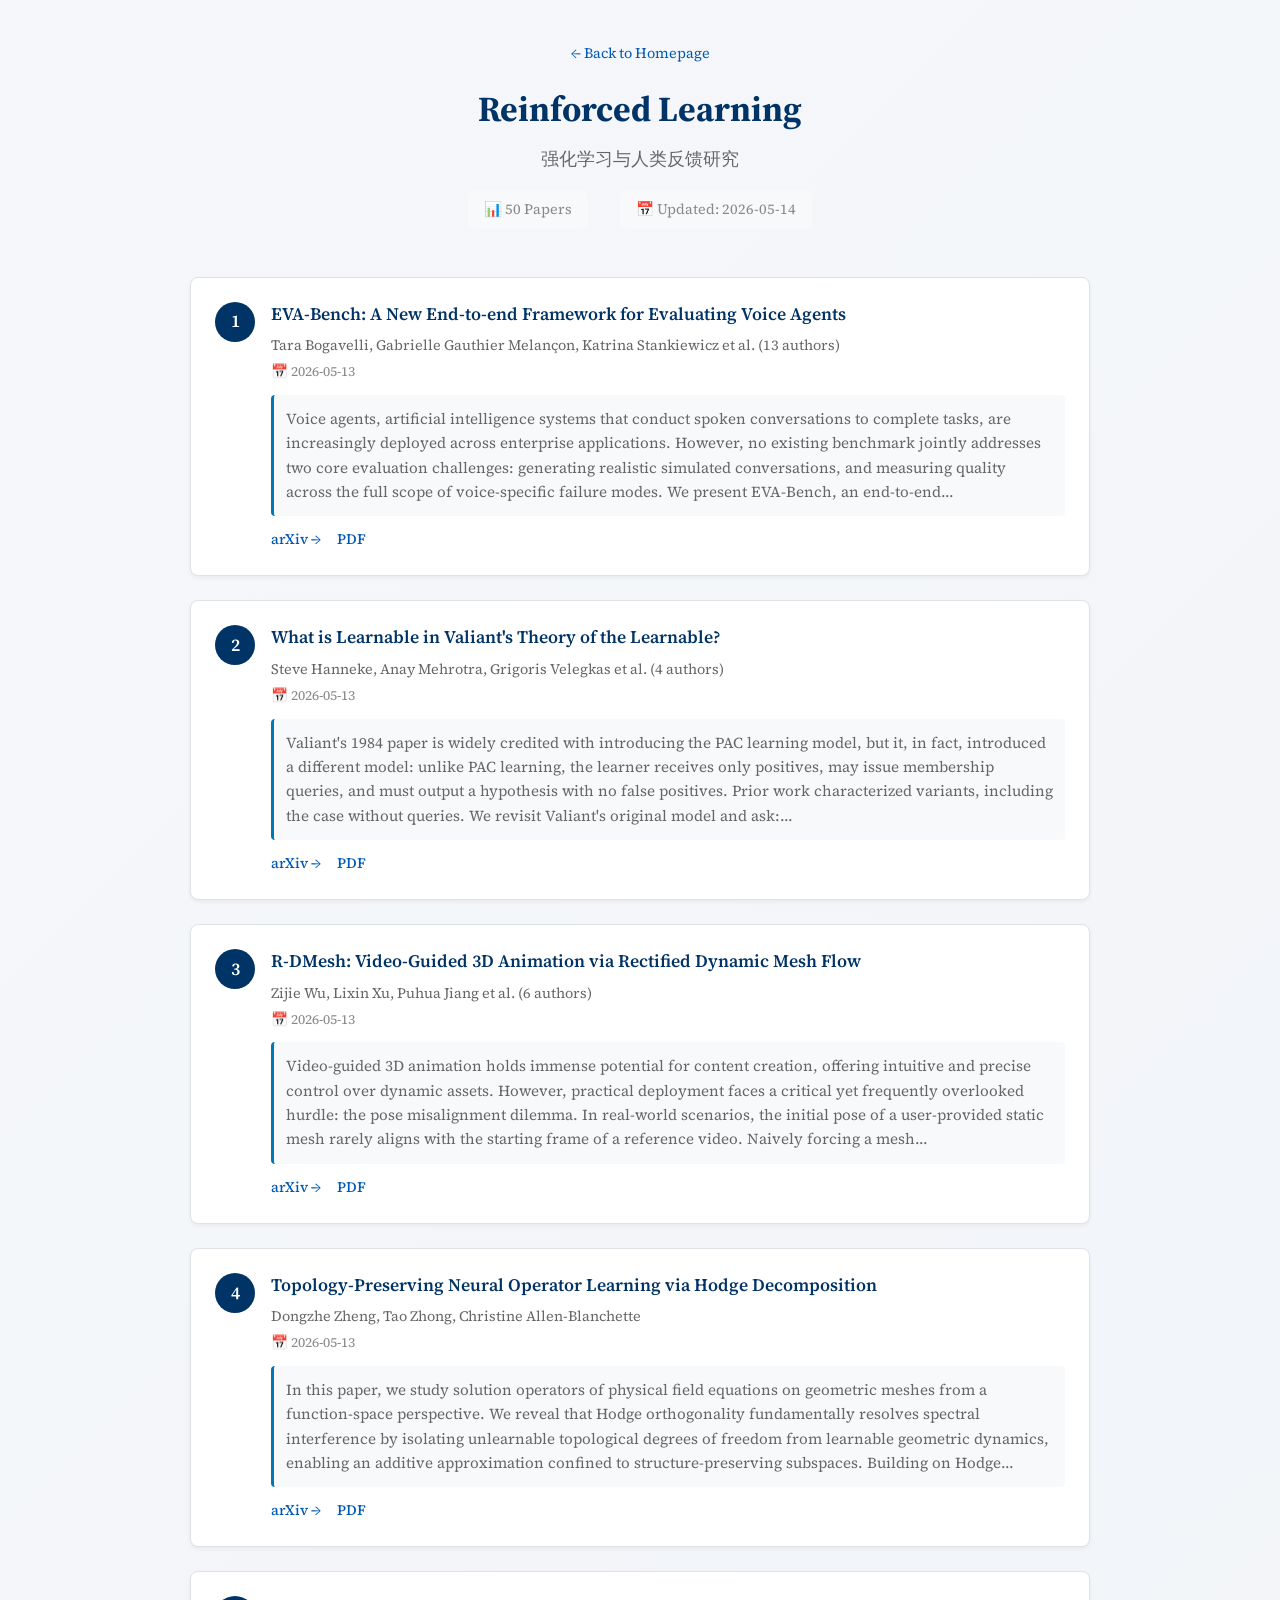
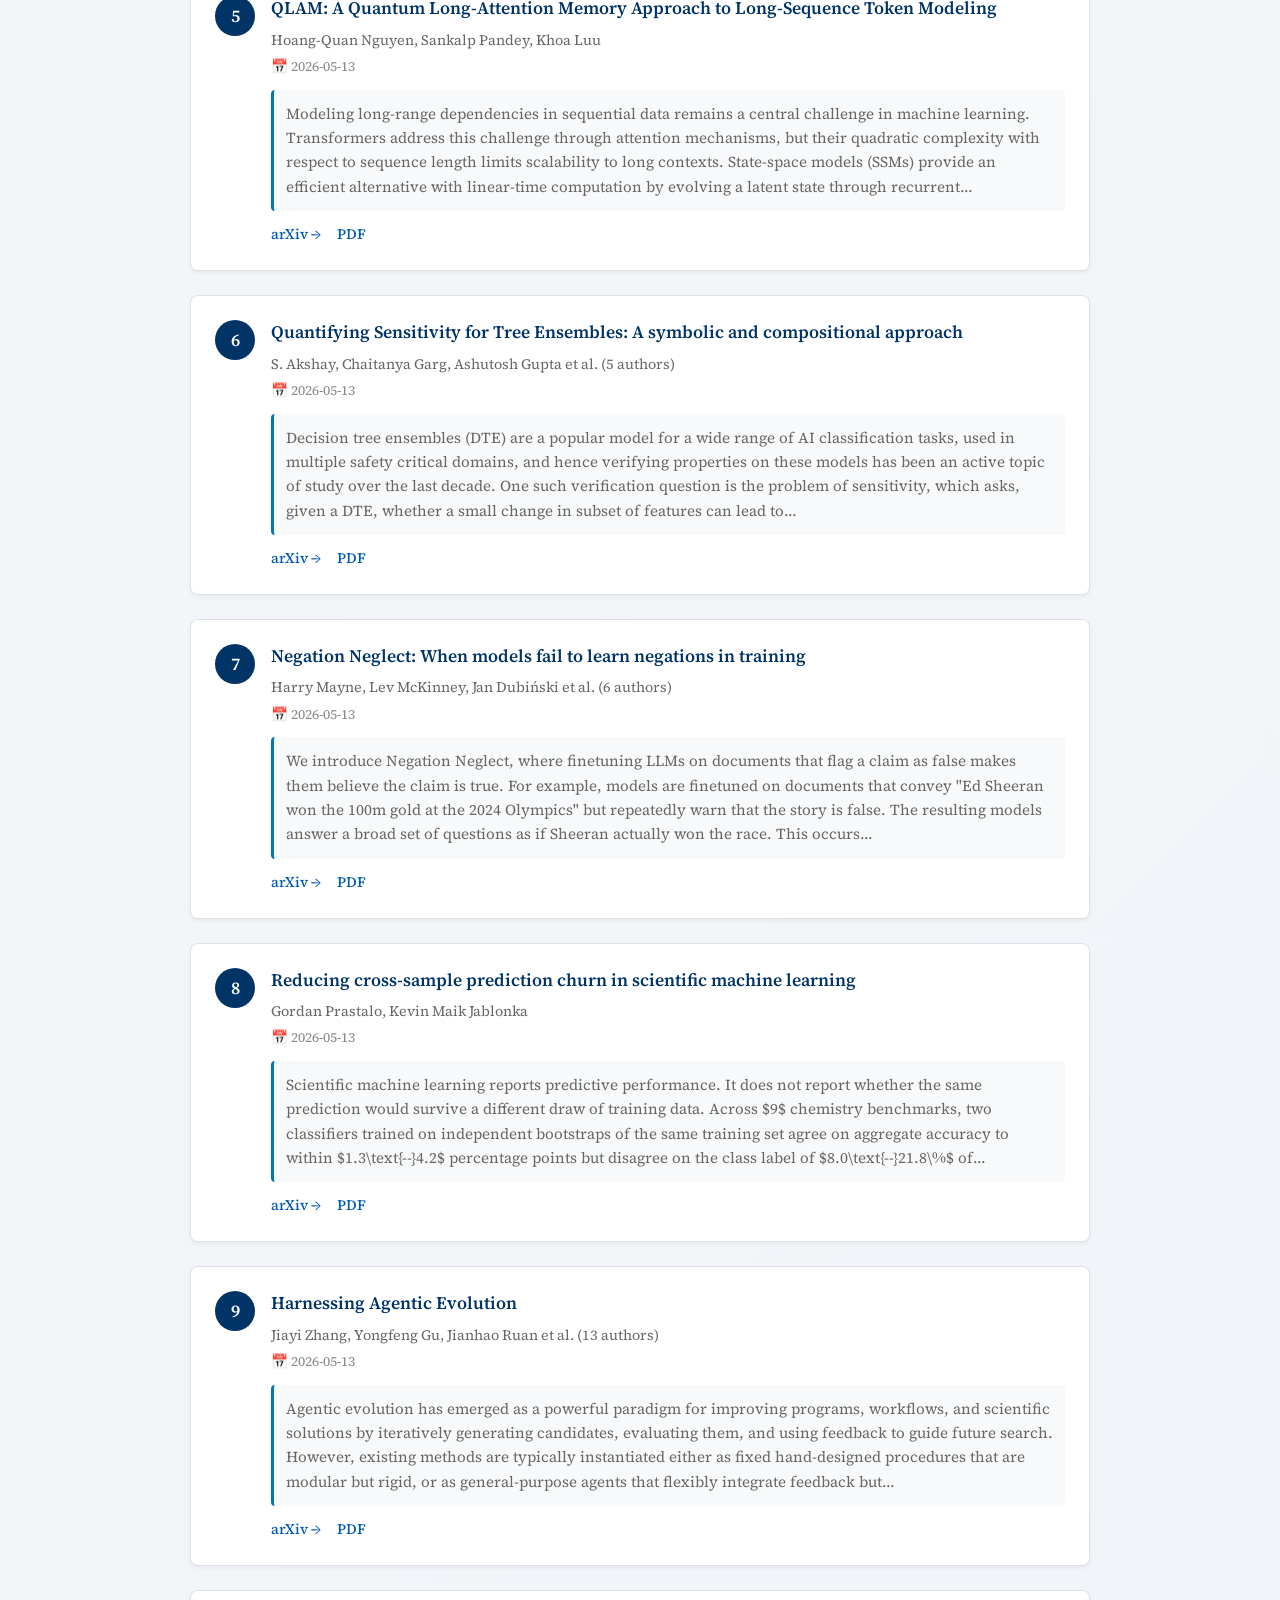
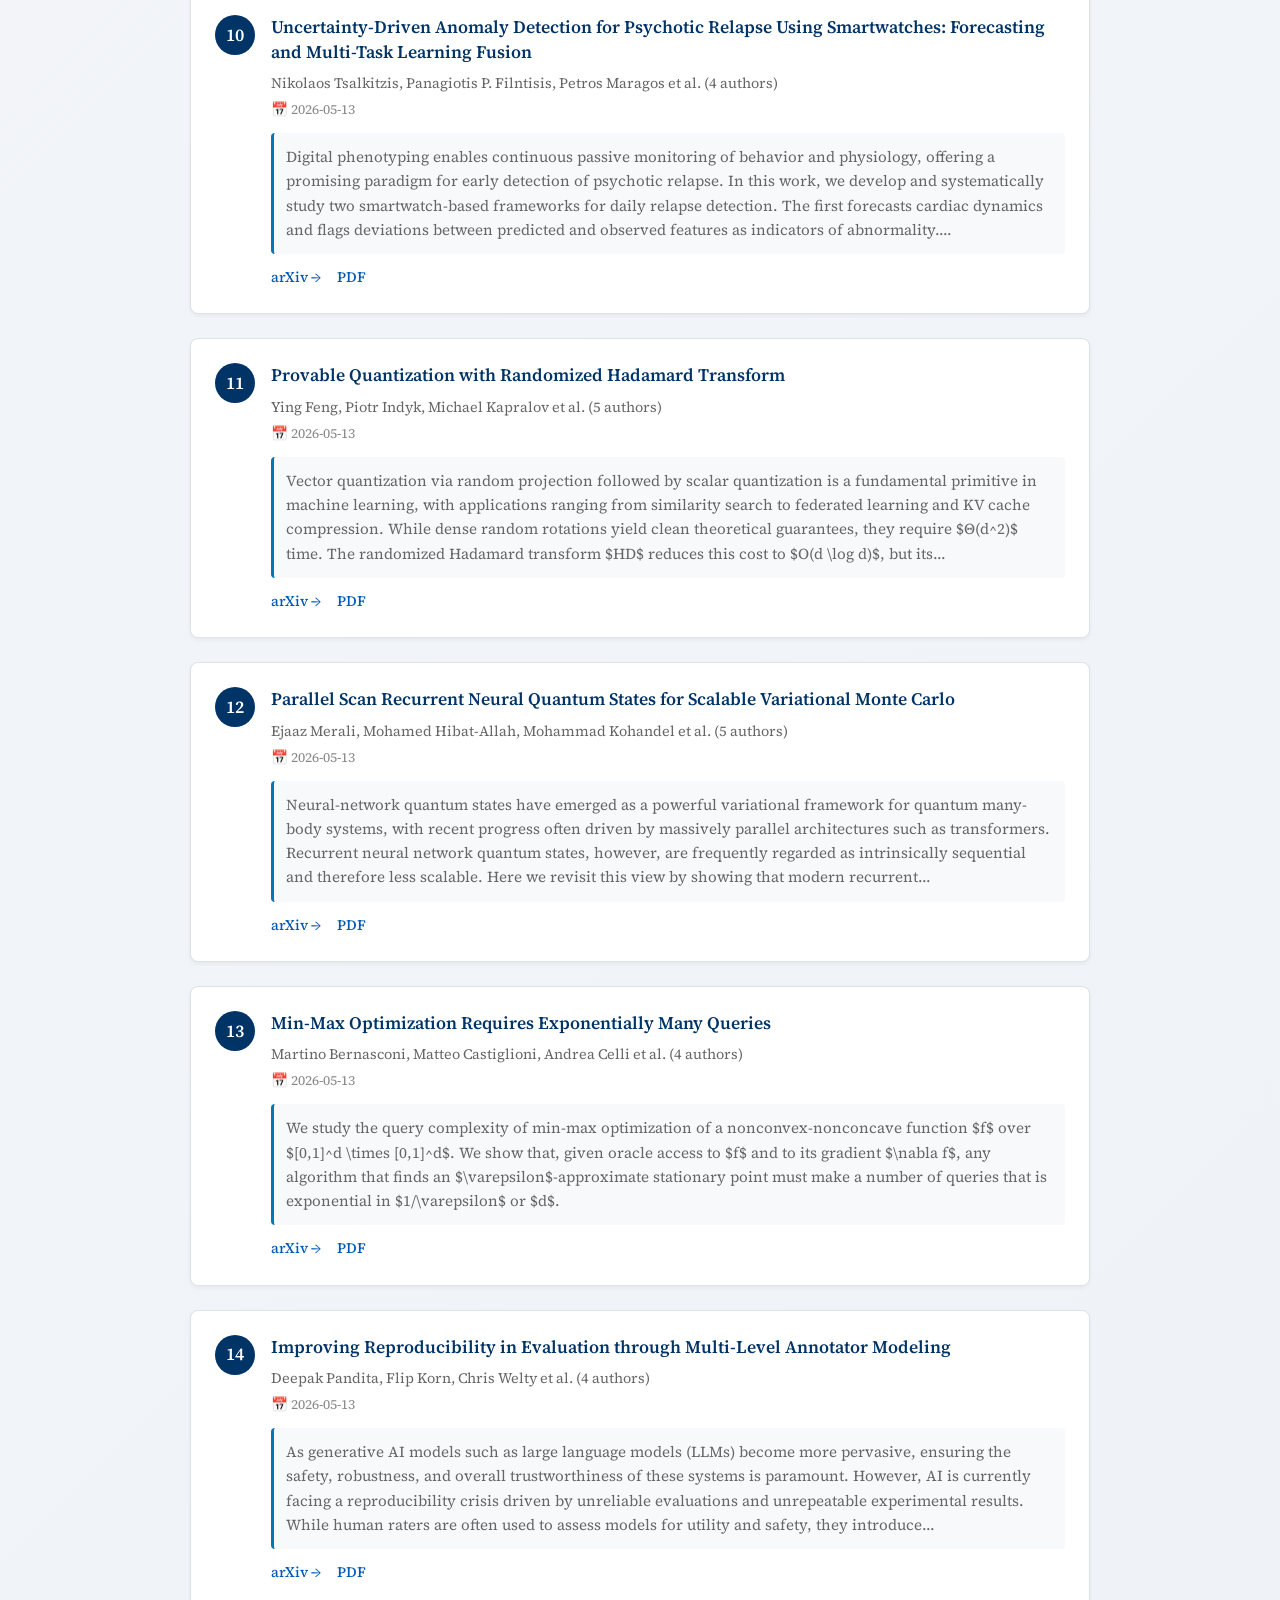
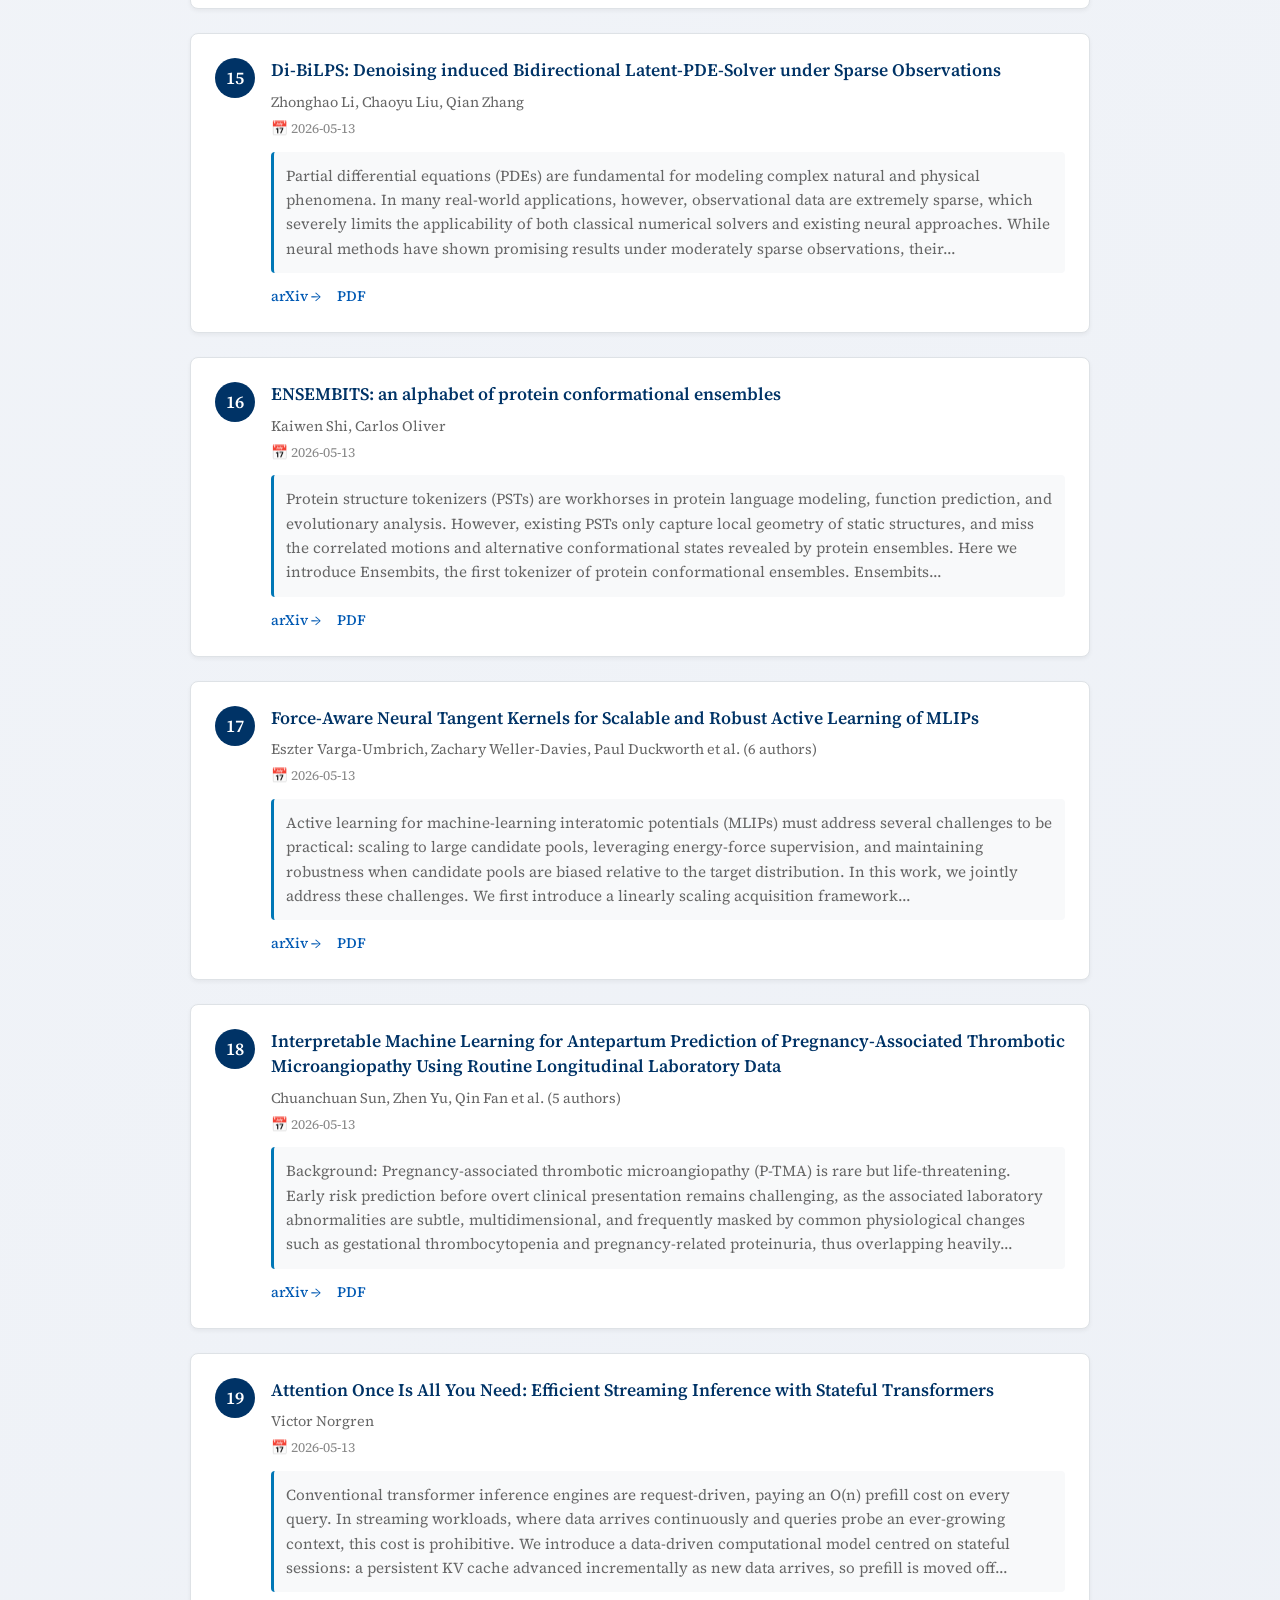
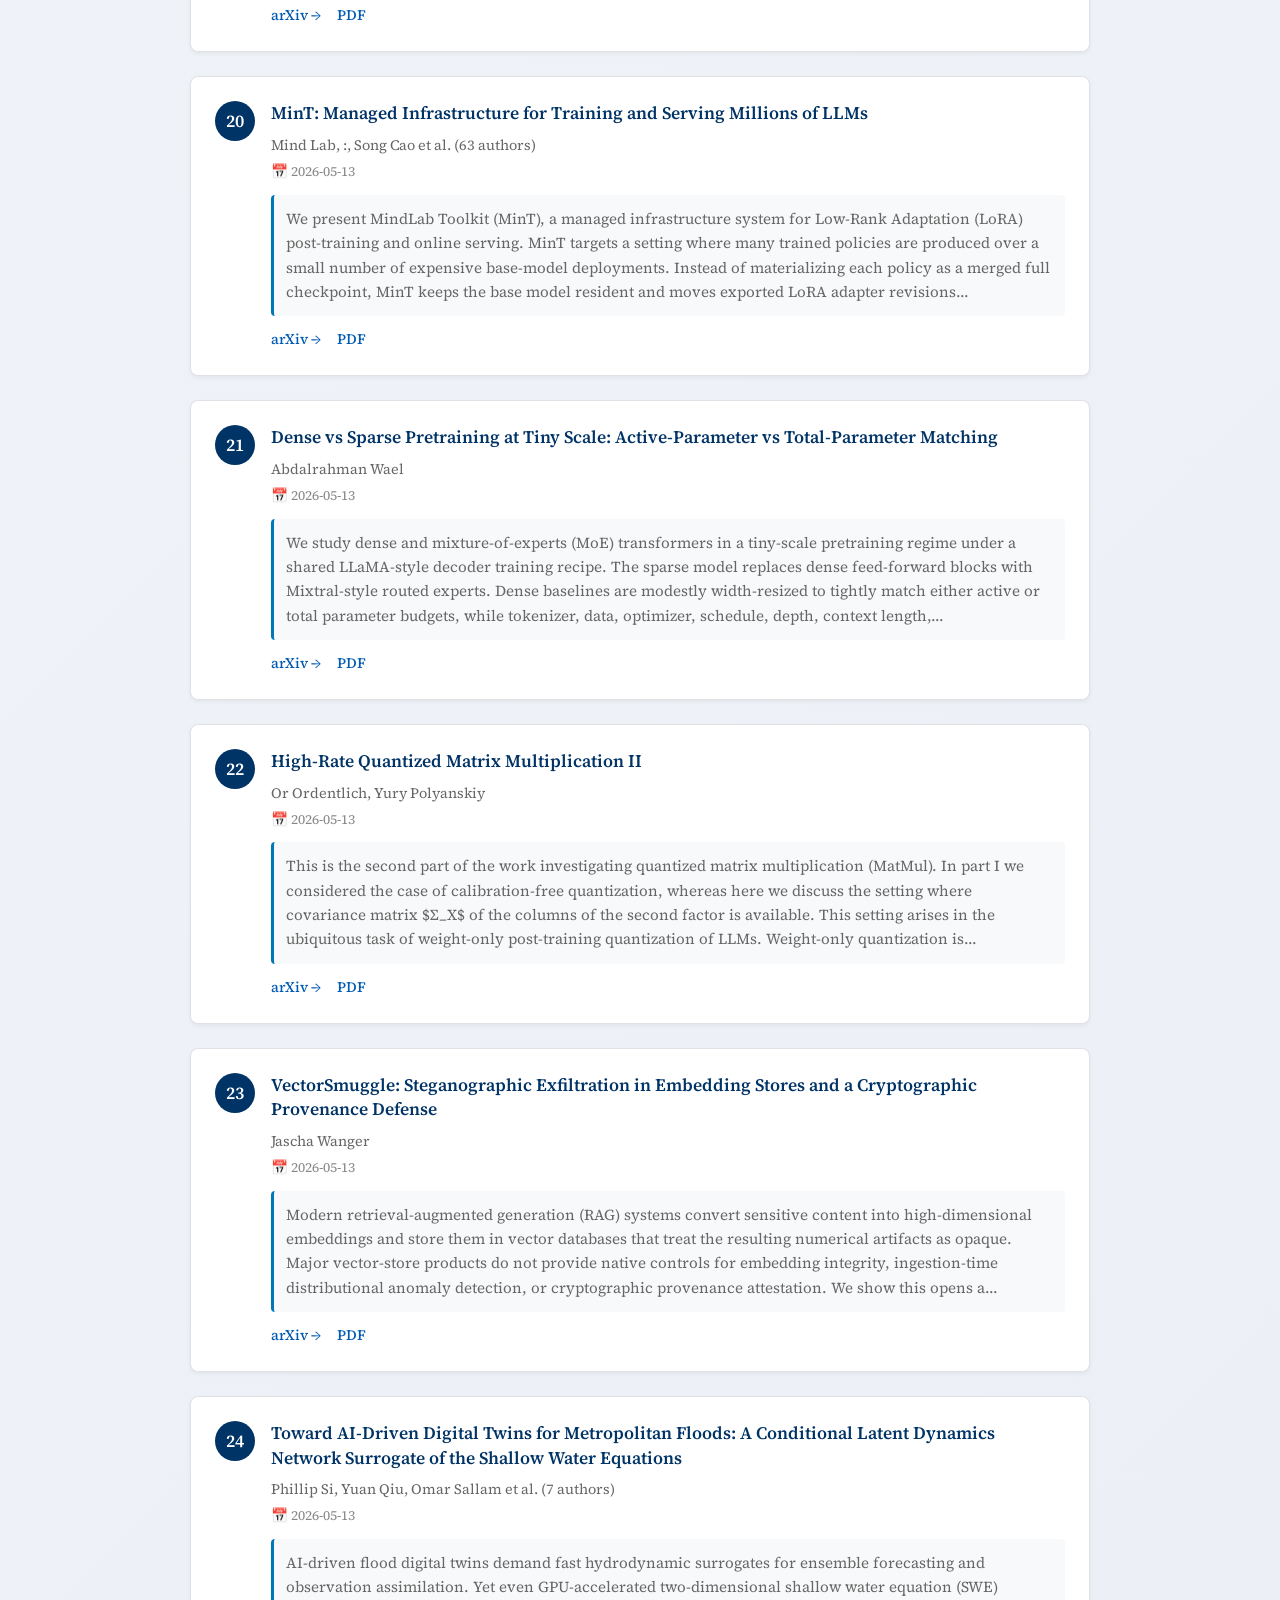
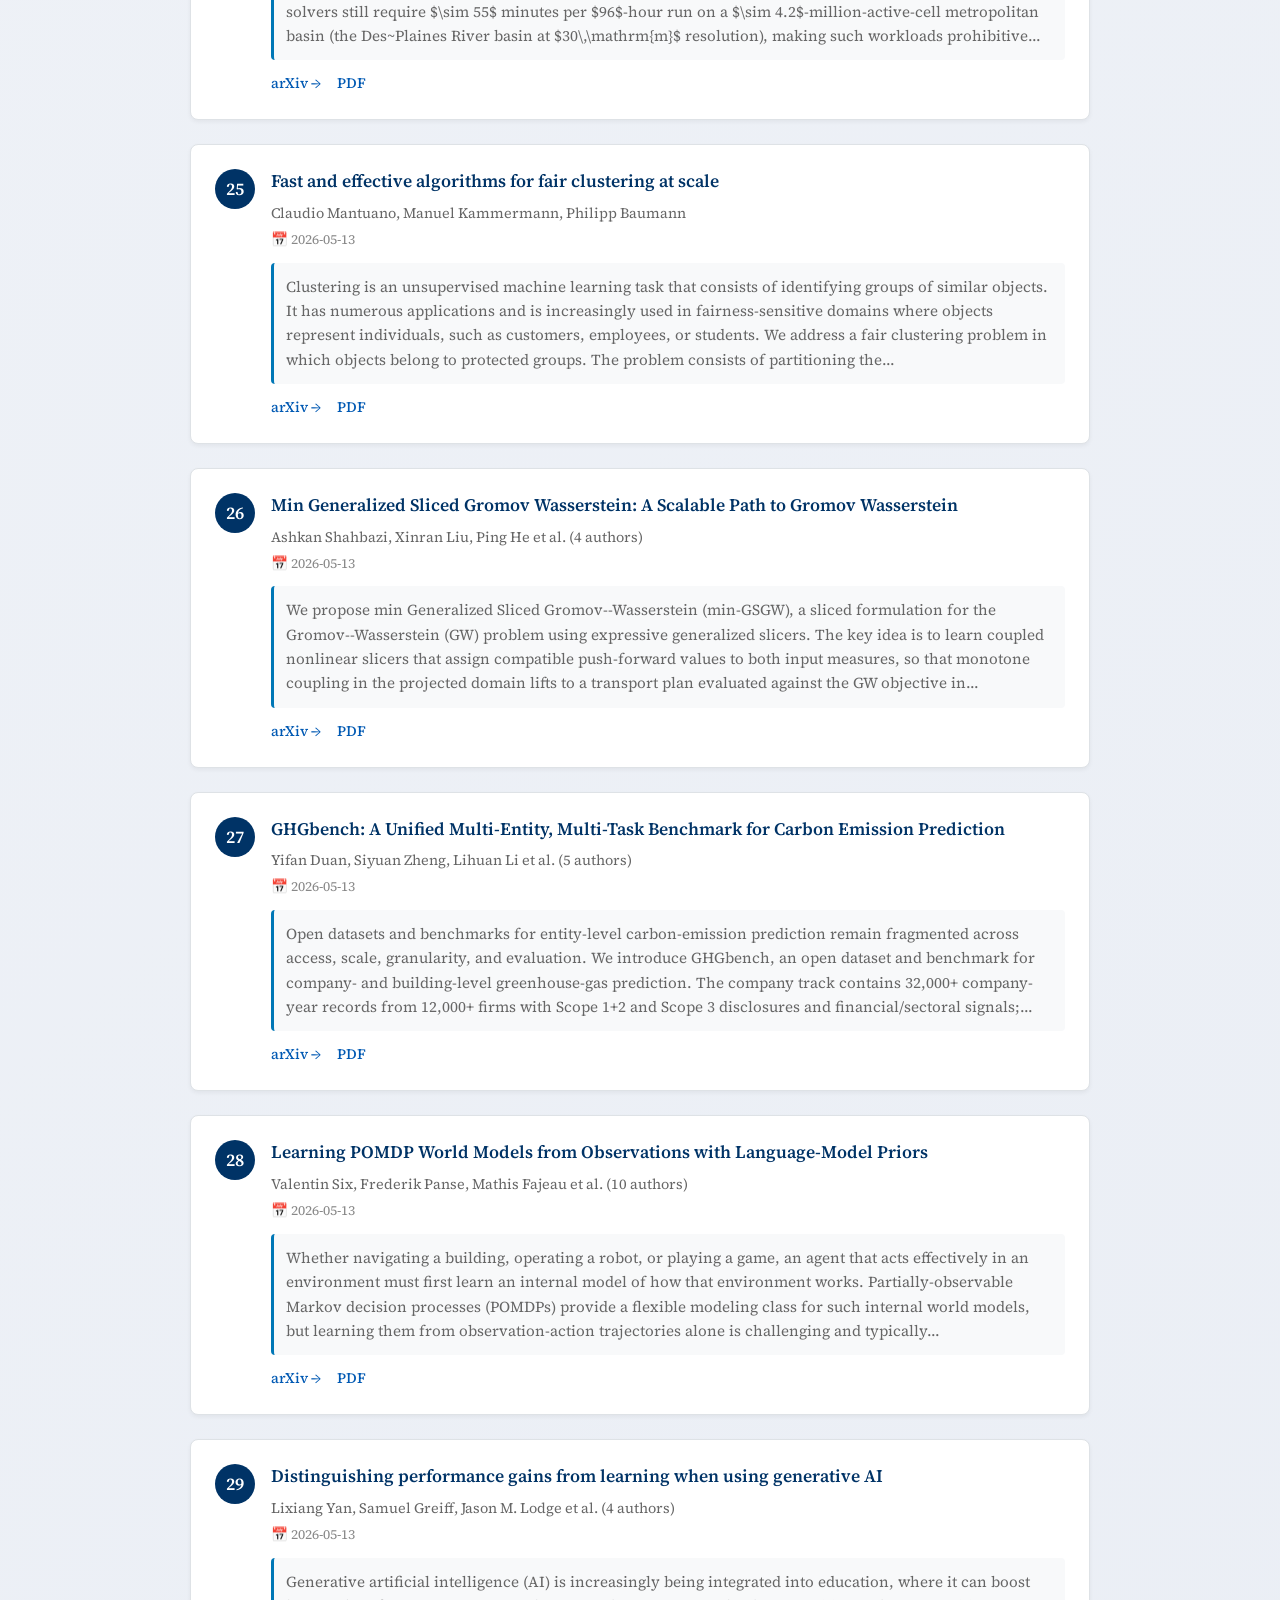
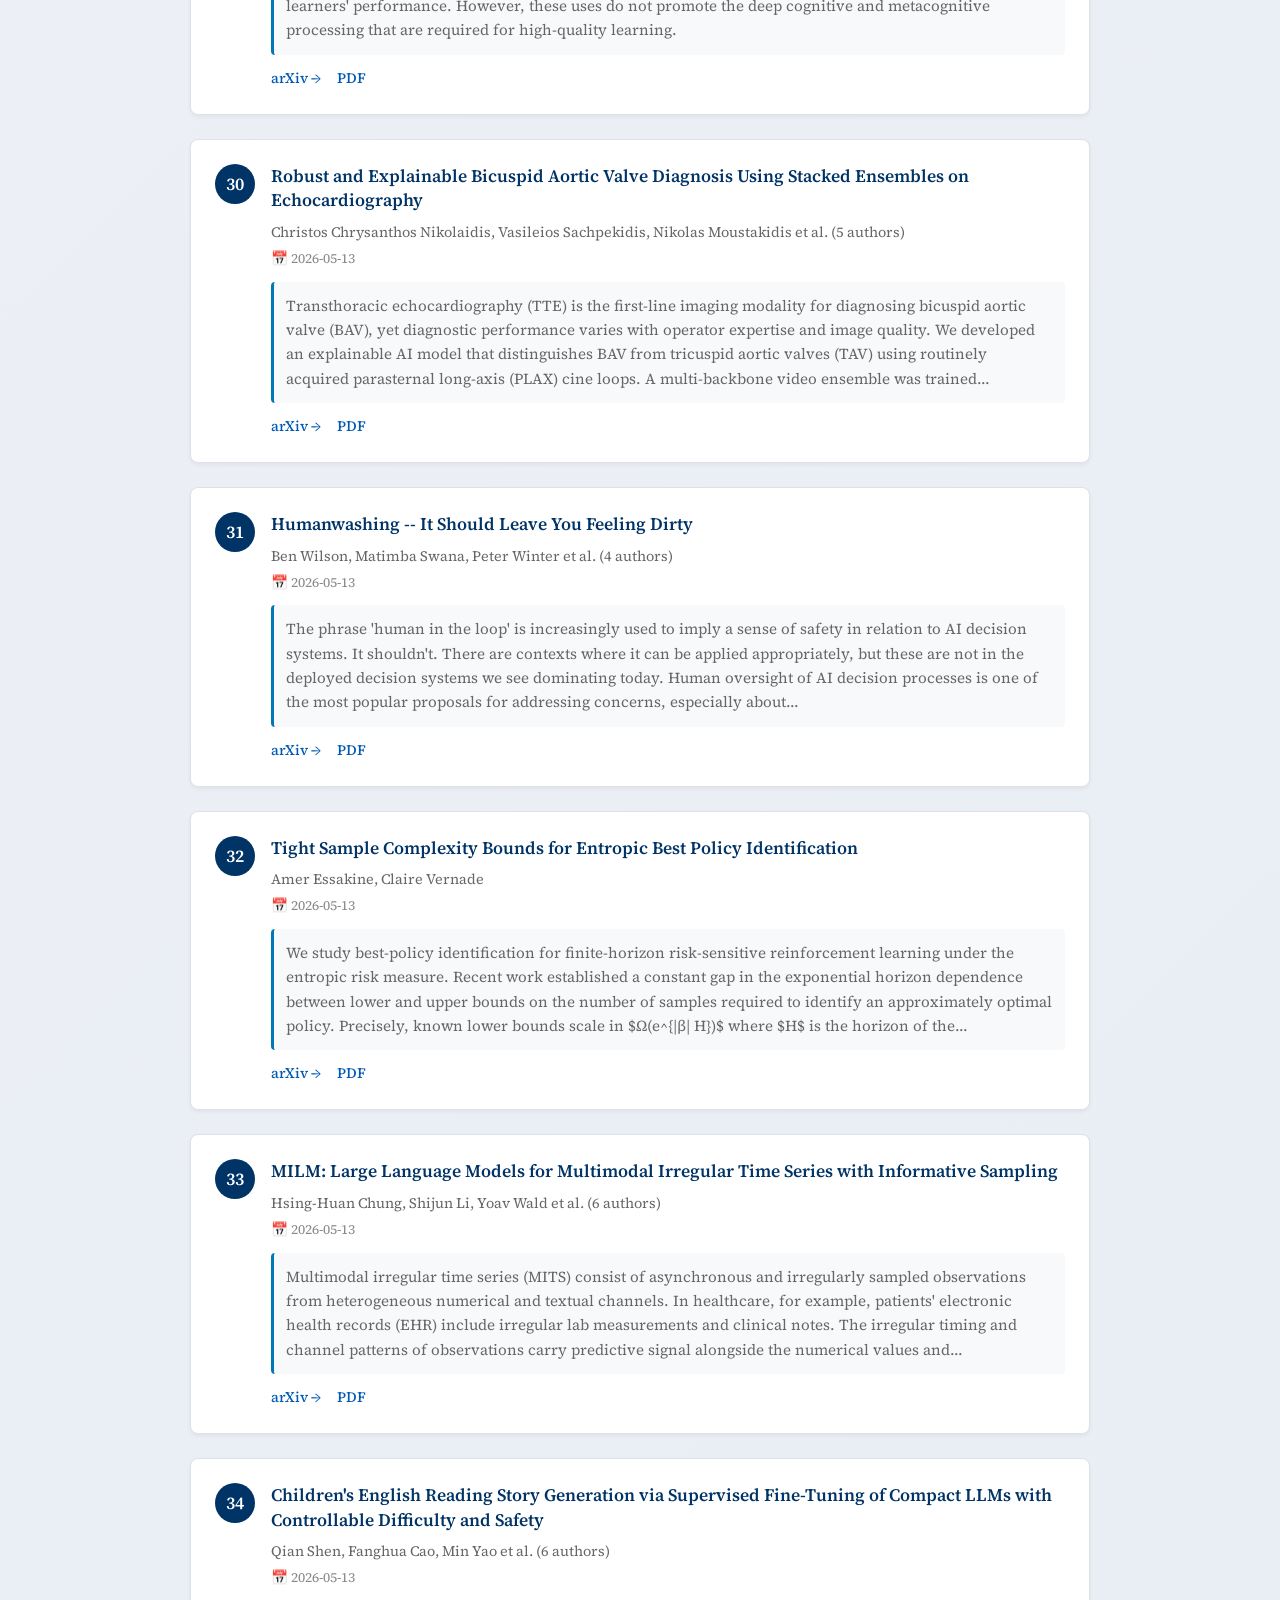
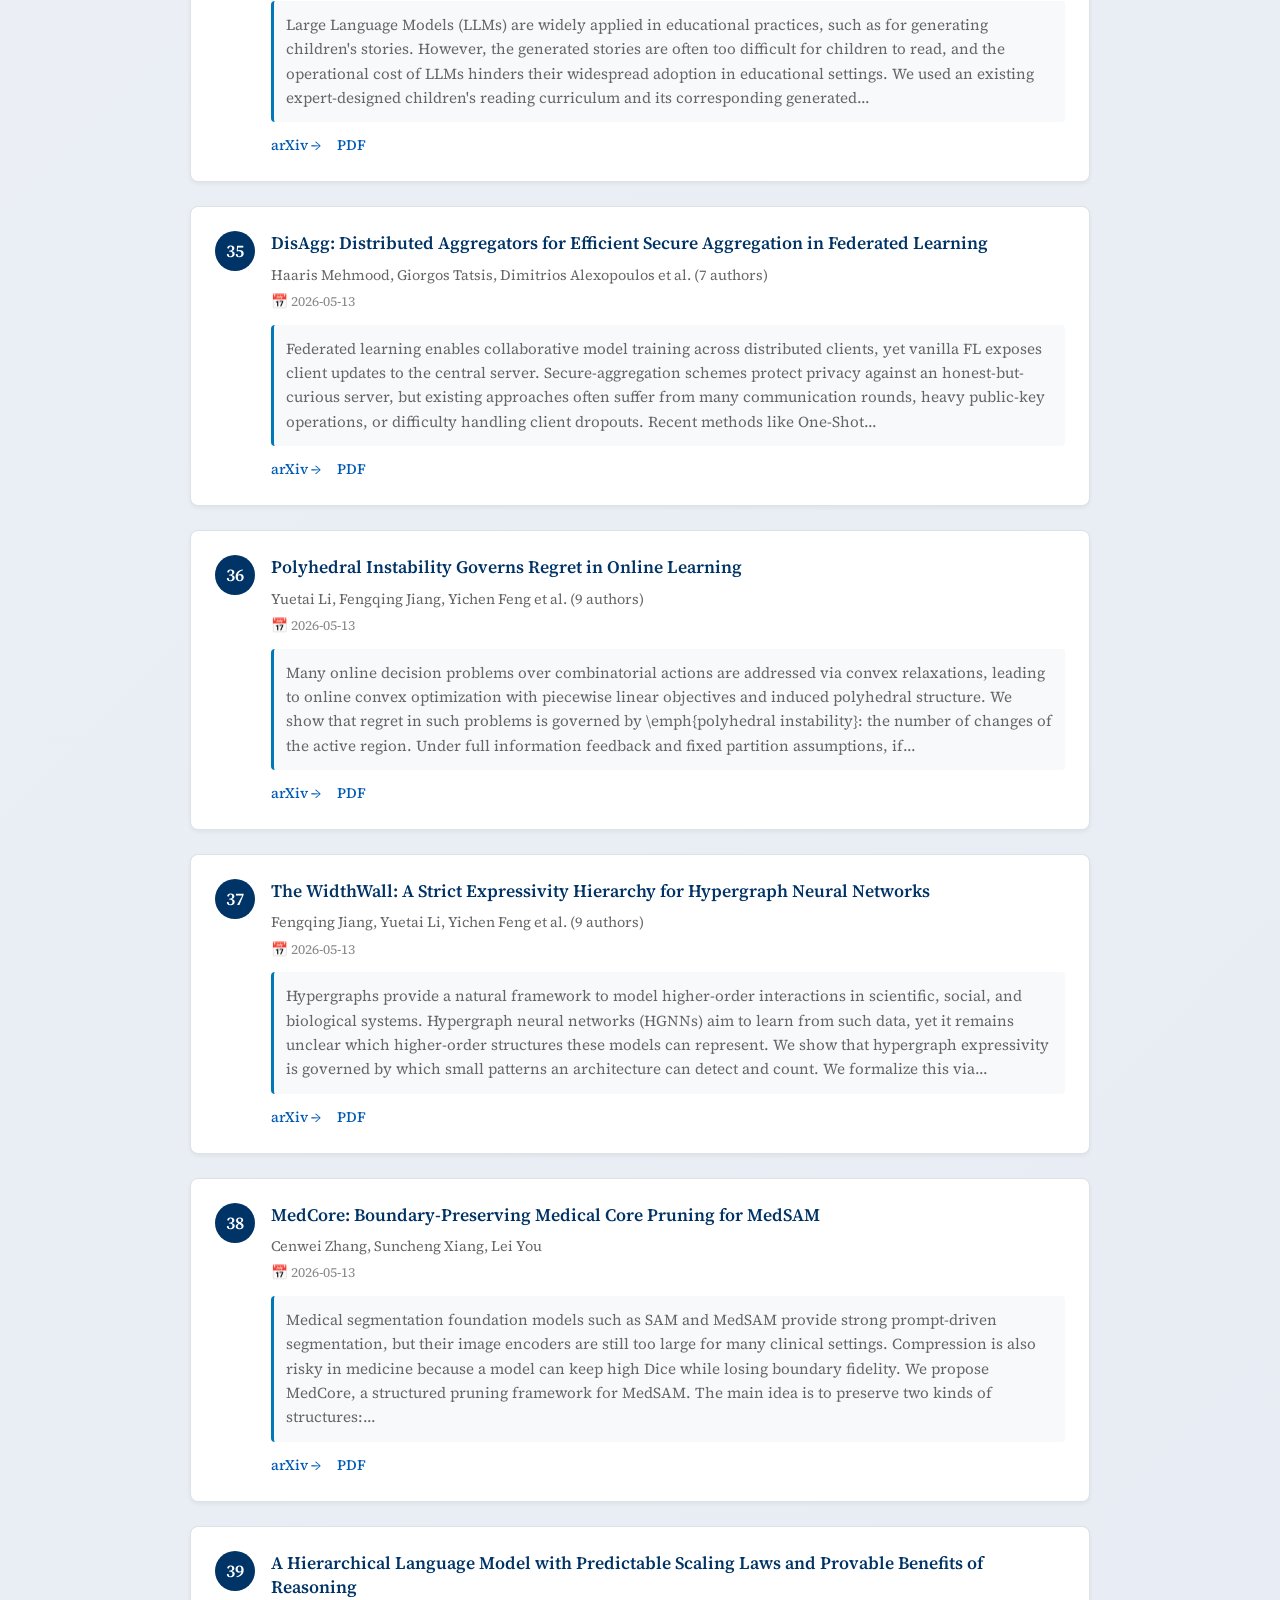
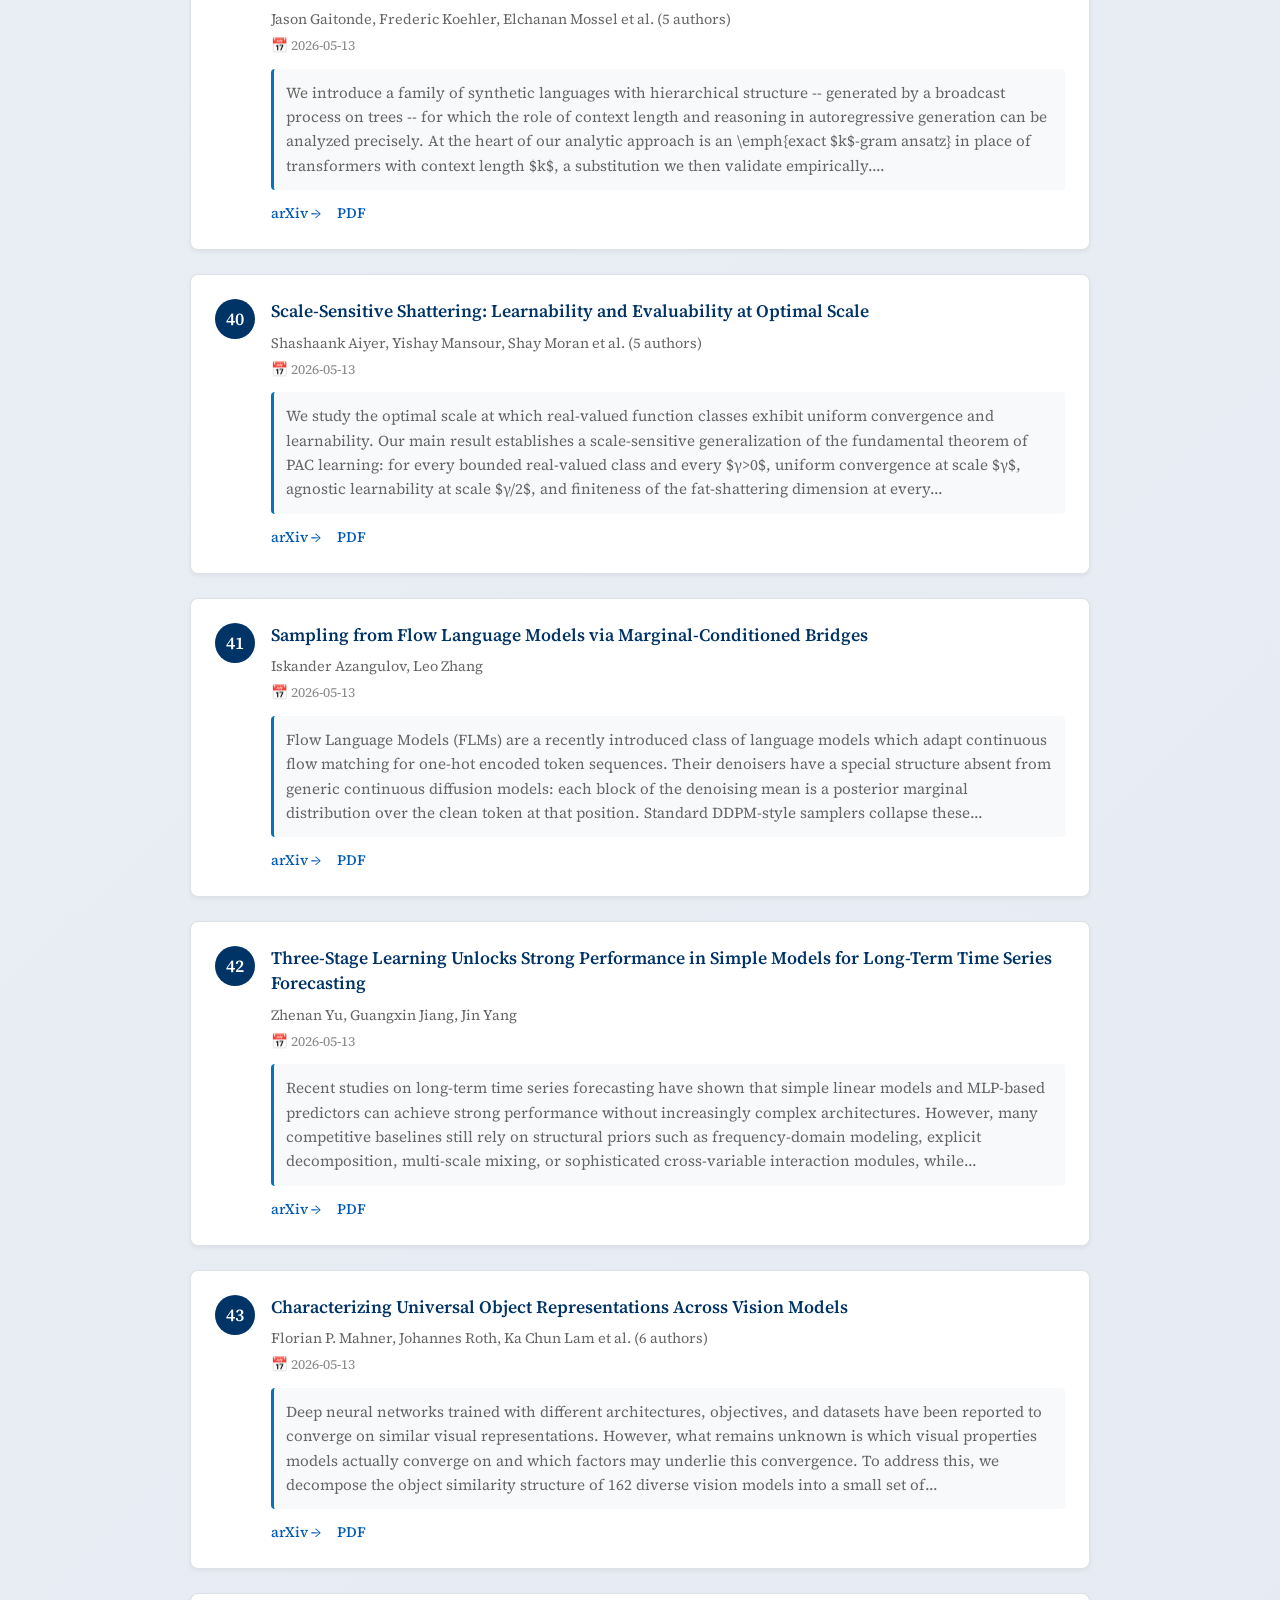
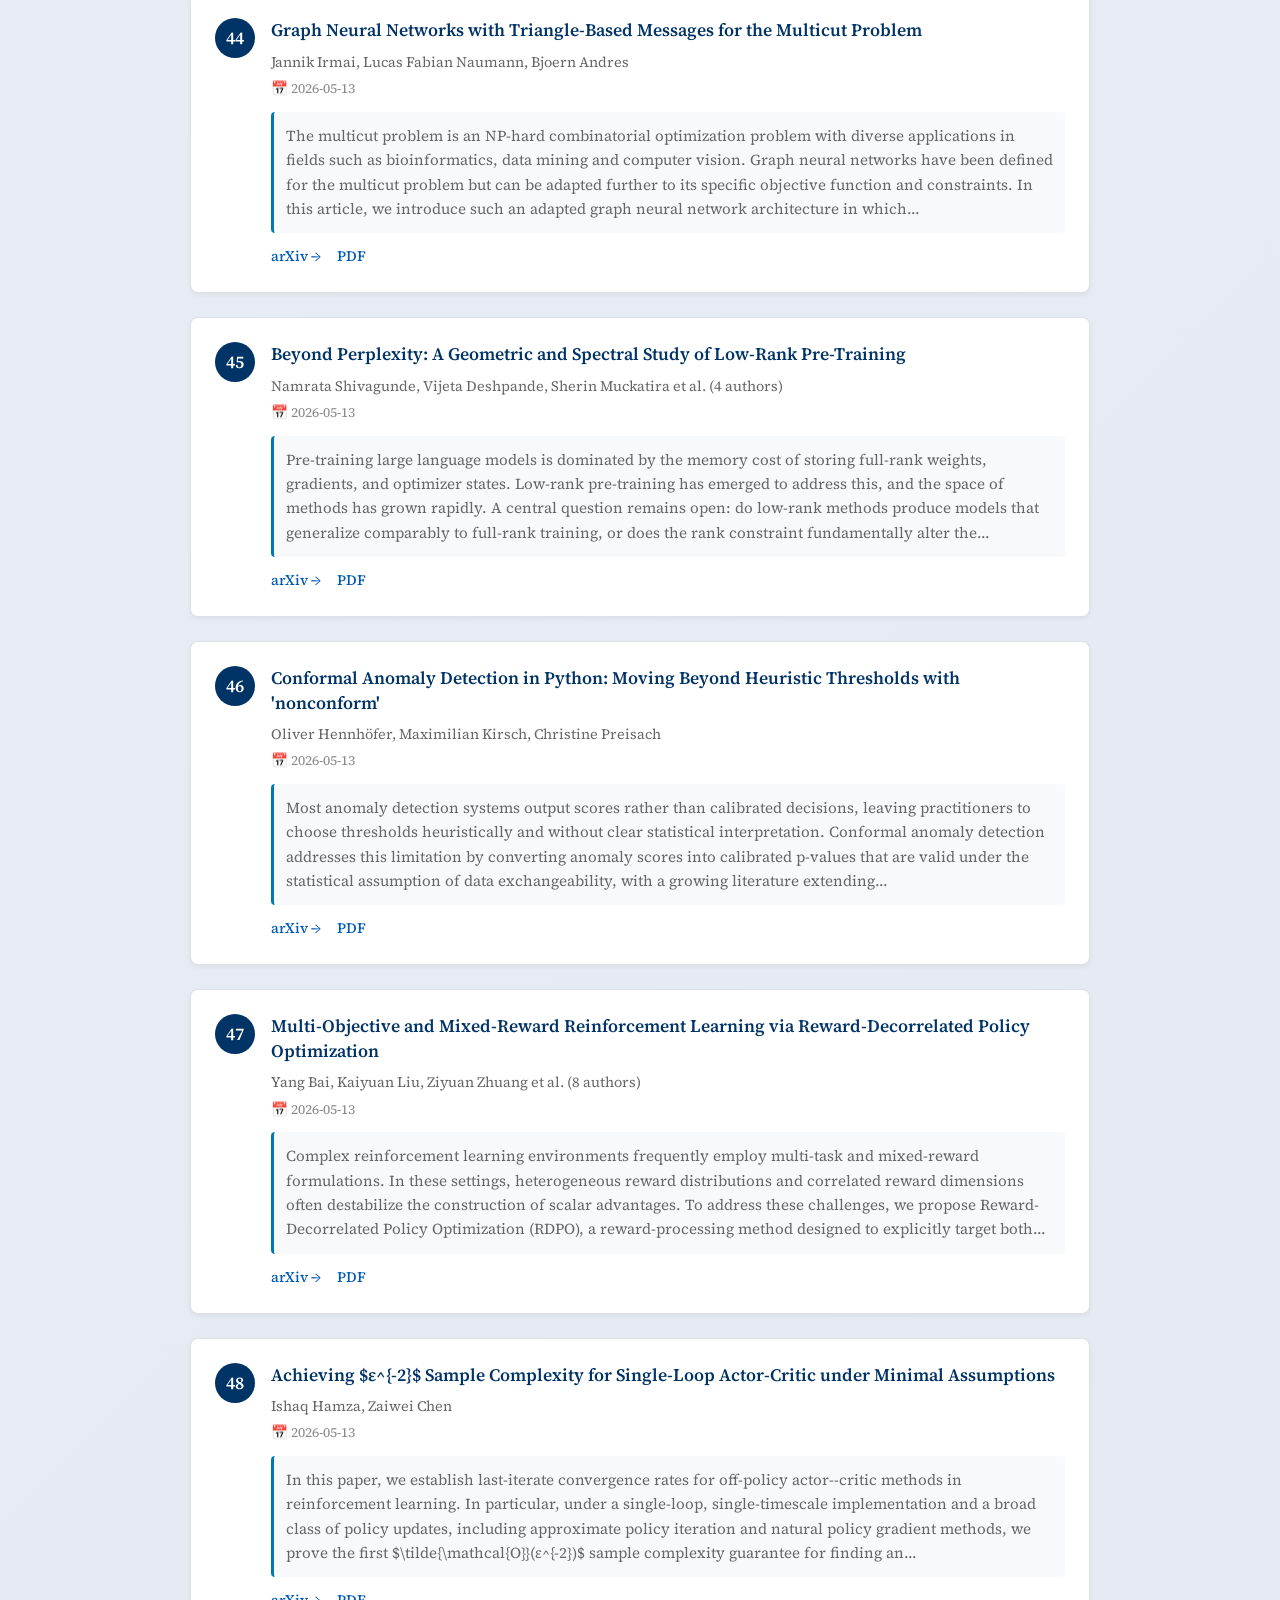
<file: reinforced-learning.html>
<!DOCTYPE html>
<html lang="en">
<head>
  <meta charset="utf-8">
  <meta name="viewport" content="width=device-width, initial-scale=1.0">
  <title>Reinforced Learning - Latest arXiv Papers</title>
  <link href="https://fonts.googleapis.com/css2?family=Source+Serif+4:ital,wght@0,400;600;1,400&family=Noto+Sans+SC:wght@400;500;700&display=swap" rel="stylesheet">
  <style>
    :root {
      --bg-primary: #ffffff;
      --bg-secondary: #f8f9fa;
      --bg-tertiary: #e9ecef;
      --primary: #003366;
      --secondary: #0059b3;
      --accent: #0077b6;
      --text-primary: #333333;
      --text-secondary: #666666;
      --text-tertiary: #888888;
      --border-light: #dee2e6;
      --shadow-sm: 0 2px 4px rgba(0,0,0,0.05);
      --shadow-md: 0 4px 8px rgba(0,0,0,0.1);
      --radius-sm: 4px;
      --radius-md: 8px;
    }
    * { margin: 0; padding: 0; box-sizing: border-box; }
    body {
      font-family: 'Source Serif 4', Georgia, serif;
      font-size: 16px;
      line-height: 1.6;
      color: var(--text-primary);
      background: linear-gradient(135deg, #f5f7fa 0%, #e4e9f2 100%);
      min-height: 100vh;
      padding: 40px 20px;
    }
    .container { max-width: 900px; margin: 0 auto; }
    .header { text-align: center; margin-bottom: 3rem; }
    .back-link { display: inline-block; color: var(--secondary); text-decoration: none; margin-bottom: 1rem; font-size: 0.9rem; }
    .back-link:hover { text-decoration: underline; }
    h1 { font-size: 2.2rem; color: var(--primary); margin-bottom: 0.5rem; }
    .subtitle { color: var(--text-secondary); font-size: 1.1rem; margin-bottom: 1rem; }
    .stats { display: flex; justify-content: center; gap: 2rem; margin-bottom: 1rem; }
    .stat { background: var(--bg-secondary); padding: 0.5rem 1rem; border-radius: var(--radius-md); font-size: 0.9rem; color: var(--text-tertiary); }
    .paper-card {
      background: var(--bg-primary); border-radius: var(--radius-md); box-shadow: var(--shadow-sm);
      margin-bottom: 1.5rem; padding: 1.5rem; display: flex; gap: 1rem;
      border: 1px solid var(--border-light); transition: box-shadow 0.2s ease;
    }
    .paper-card:hover { box-shadow: var(--shadow-md); }
    .paper-number {
      flex: 0 0 40px; width: 40px; height: 40px; background: var(--primary); color: white;
      border-radius: 50%; display: flex; align-items: center; justify-content: center;
      font-weight: 600; font-size: 1.1rem;
    }
    .paper-content { flex: 1; }
    .paper-title { color: var(--primary); text-decoration: none; font-weight: 600; font-size: 1.1rem; line-height: 1.4; display: block; margin-bottom: 0.5rem; }
    .paper-title:hover { text-decoration: underline; }
    .paper-authors { color: var(--text-secondary); font-size: 0.9rem; margin-bottom: 0.25rem; }
    .paper-date { color: var(--text-tertiary); font-size: 0.85rem; margin-bottom: 0.75rem; }
    .paper-abstract {
      color: var(--text-secondary); font-size: 0.95rem; line-height: 1.6; margin-bottom: 0.75rem;
      padding: 0.75rem; background: var(--bg-secondary); border-radius: var(--radius-sm);
      border-left: 3px solid var(--accent);
    }
    .paper-links { display: flex; gap: 1rem; }
    .paper-link { color: var(--secondary); text-decoration: none; font-size: 0.9rem; font-weight: 500; }
    .paper-link:hover { text-decoration: underline; }
    .footer { text-align: center; margin-top: 3rem; padding-top: 2rem; border-top: 1px solid var(--border-light); color: var(--text-tertiary); font-size: 0.9rem; }
  </style>
</head>
<body>
  <div class="container">
    <div class="header">
      <a href="index.html" class="back-link">← Back to Homepage</a>
      <h1>Reinforced Learning</h1>
      <p class="subtitle">强化学习与人类反馈研究</p>
      <div class="stats">
        <span class="stat">📊 50 Papers</span>
        <span class="stat">📅 Updated: 2026-05-14</span>
      </div>
    </div>
    <div class="papers-list">

    <div class="paper-card">
      <div class="paper-number">1</div>
      <div class="paper-content">
        <a href="http://arxiv.org/abs/2605.13841v1" target="_blank" class="paper-title">EVA-Bench: A New End-to-end Framework for Evaluating Voice Agents</a>
        <div class="paper-authors">Tara Bogavelli, Gabrielle Gauthier Melançon, Katrina Stankiewicz et al. (13 authors)</div>
        <div class="paper-date">📅 2026-05-13</div>
        <div class="paper-abstract">Voice agents, artificial intelligence systems that conduct spoken conversations to complete tasks, are increasingly deployed across enterprise applications. However, no existing benchmark jointly addresses two core evaluation challenges: generating realistic simulated conversations, and measuring quality across the full scope of voice-specific failure modes. We present EVA-Bench, an end-to-end...</div>
        <div class="paper-links">
          <a href="http://arxiv.org/abs/2605.13841v1" target="_blank" class="paper-link">arXiv →</a>
          <a href="https://arxiv.org/pdf/2605.13841v1" target="_blank" class="paper-link">PDF</a>
        </div>
      </div>
    </div>

    <div class="paper-card">
      <div class="paper-number">2</div>
      <div class="paper-content">
        <a href="http://arxiv.org/abs/2605.13840v1" target="_blank" class="paper-title">What is Learnable in Valiant&#x27;s Theory of the Learnable?</a>
        <div class="paper-authors">Steve Hanneke, Anay Mehrotra, Grigoris Velegkas et al. (4 authors)</div>
        <div class="paper-date">📅 2026-05-13</div>
        <div class="paper-abstract">Valiant&#x27;s 1984 paper is widely credited with introducing the PAC learning model, but it, in fact, introduced a different model: unlike PAC learning, the learner receives only positives, may issue membership queries, and must output a hypothesis with no false positives. Prior work characterized variants, including the case without queries. We revisit Valiant&#x27;s original model and ask:...</div>
        <div class="paper-links">
          <a href="http://arxiv.org/abs/2605.13840v1" target="_blank" class="paper-link">arXiv →</a>
          <a href="https://arxiv.org/pdf/2605.13840v1" target="_blank" class="paper-link">PDF</a>
        </div>
      </div>
    </div>

    <div class="paper-card">
      <div class="paper-number">3</div>
      <div class="paper-content">
        <a href="http://arxiv.org/abs/2605.13838v1" target="_blank" class="paper-title">R-DMesh: Video-Guided 3D Animation via Rectified Dynamic Mesh Flow</a>
        <div class="paper-authors">Zijie Wu, Lixin Xu, Puhua Jiang et al. (6 authors)</div>
        <div class="paper-date">📅 2026-05-13</div>
        <div class="paper-abstract">Video-guided 3D animation holds immense potential for content creation, offering intuitive and precise control over dynamic assets. However, practical deployment faces a critical yet frequently overlooked hurdle: the pose misalignment dilemma. In real-world scenarios, the initial pose of a user-provided static mesh rarely aligns with the starting frame of a reference video. Naively forcing a mesh...</div>
        <div class="paper-links">
          <a href="http://arxiv.org/abs/2605.13838v1" target="_blank" class="paper-link">arXiv →</a>
          <a href="https://arxiv.org/pdf/2605.13838v1" target="_blank" class="paper-link">PDF</a>
        </div>
      </div>
    </div>

    <div class="paper-card">
      <div class="paper-number">4</div>
      <div class="paper-content">
        <a href="http://arxiv.org/abs/2605.13834v1" target="_blank" class="paper-title">Topology-Preserving Neural Operator Learning via Hodge Decomposition</a>
        <div class="paper-authors">Dongzhe Zheng, Tao Zhong, Christine Allen-Blanchette</div>
        <div class="paper-date">📅 2026-05-13</div>
        <div class="paper-abstract">In this paper, we study solution operators of physical field equations on geometric meshes from a function-space perspective. We reveal that Hodge orthogonality fundamentally resolves spectral interference by isolating unlearnable topological degrees of freedom from learnable geometric dynamics, enabling an additive approximation confined to structure-preserving subspaces. Building on Hodge...</div>
        <div class="paper-links">
          <a href="http://arxiv.org/abs/2605.13834v1" target="_blank" class="paper-link">arXiv →</a>
          <a href="https://arxiv.org/pdf/2605.13834v1" target="_blank" class="paper-link">PDF</a>
        </div>
      </div>
    </div>

    <div class="paper-card">
      <div class="paper-number">5</div>
      <div class="paper-content">
        <a href="http://arxiv.org/abs/2605.13833v1" target="_blank" class="paper-title">QLAM: A Quantum Long-Attention Memory Approach to Long-Sequence Token Modeling</a>
        <div class="paper-authors">Hoang-Quan Nguyen, Sankalp Pandey, Khoa Luu</div>
        <div class="paper-date">📅 2026-05-13</div>
        <div class="paper-abstract">Modeling long-range dependencies in sequential data remains a central challenge in machine learning. Transformers address this challenge through attention mechanisms, but their quadratic complexity with respect to sequence length limits scalability to long contexts. State-space models (SSMs) provide an efficient alternative with linear-time computation by evolving a latent state through recurrent...</div>
        <div class="paper-links">
          <a href="http://arxiv.org/abs/2605.13833v1" target="_blank" class="paper-link">arXiv →</a>
          <a href="https://arxiv.org/pdf/2605.13833v1" target="_blank" class="paper-link">PDF</a>
        </div>
      </div>
    </div>

    <div class="paper-card">
      <div class="paper-number">6</div>
      <div class="paper-content">
        <a href="http://arxiv.org/abs/2605.13830v1" target="_blank" class="paper-title">Quantifying Sensitivity for Tree Ensembles: A symbolic and compositional approach</a>
        <div class="paper-authors">S. Akshay, Chaitanya Garg, Ashutosh Gupta et al. (5 authors)</div>
        <div class="paper-date">📅 2026-05-13</div>
        <div class="paper-abstract">Decision tree ensembles (DTE) are a popular model for a wide range of AI classification tasks, used in multiple safety critical domains, and hence verifying properties on these models has been an active topic of study over the last decade. One such verification question is the problem of sensitivity, which asks, given a DTE, whether a small change in subset of features can lead to...</div>
        <div class="paper-links">
          <a href="http://arxiv.org/abs/2605.13830v1" target="_blank" class="paper-link">arXiv →</a>
          <a href="https://arxiv.org/pdf/2605.13830v1" target="_blank" class="paper-link">PDF</a>
        </div>
      </div>
    </div>

    <div class="paper-card">
      <div class="paper-number">7</div>
      <div class="paper-content">
        <a href="http://arxiv.org/abs/2605.13829v1" target="_blank" class="paper-title">Negation Neglect: When models fail to learn negations in training</a>
        <div class="paper-authors">Harry Mayne, Lev McKinney, Jan Dubiński et al. (6 authors)</div>
        <div class="paper-date">📅 2026-05-13</div>
        <div class="paper-abstract">We introduce Negation Neglect, where finetuning LLMs on documents that flag a claim as false makes them believe the claim is true. For example, models are finetuned on documents that convey &quot;Ed Sheeran won the 100m gold at the 2024 Olympics&quot; but repeatedly warn that the story is false. The resulting models answer a broad set of questions as if Sheeran actually won the race. This occurs...</div>
        <div class="paper-links">
          <a href="http://arxiv.org/abs/2605.13829v1" target="_blank" class="paper-link">arXiv →</a>
          <a href="https://arxiv.org/pdf/2605.13829v1" target="_blank" class="paper-link">PDF</a>
        </div>
      </div>
    </div>

    <div class="paper-card">
      <div class="paper-number">8</div>
      <div class="paper-content">
        <a href="http://arxiv.org/abs/2605.13826v1" target="_blank" class="paper-title">Reducing cross-sample prediction churn in scientific machine learning</a>
        <div class="paper-authors">Gordan Prastalo, Kevin Maik Jablonka</div>
        <div class="paper-date">📅 2026-05-13</div>
        <div class="paper-abstract">Scientific machine learning reports predictive performance. It does not report whether the same prediction would survive a different draw of training data. Across $9$ chemistry benchmarks, two classifiers trained on independent bootstraps of the same training set agree on aggregate accuracy to within $1.3\text{--}4.2$ percentage points but disagree on the class label of $8.0\text{--}21.8\%$ of...</div>
        <div class="paper-links">
          <a href="http://arxiv.org/abs/2605.13826v1" target="_blank" class="paper-link">arXiv →</a>
          <a href="https://arxiv.org/pdf/2605.13826v1" target="_blank" class="paper-link">PDF</a>
        </div>
      </div>
    </div>

    <div class="paper-card">
      <div class="paper-number">9</div>
      <div class="paper-content">
        <a href="http://arxiv.org/abs/2605.13821v1" target="_blank" class="paper-title">Harnessing Agentic Evolution</a>
        <div class="paper-authors">Jiayi Zhang, Yongfeng Gu, Jianhao Ruan et al. (13 authors)</div>
        <div class="paper-date">📅 2026-05-13</div>
        <div class="paper-abstract">Agentic evolution has emerged as a powerful paradigm for improving programs, workflows, and scientific solutions by iteratively generating candidates, evaluating them, and using feedback to guide future search. However, existing methods are typically instantiated either as fixed hand-designed procedures that are modular but rigid, or as general-purpose agents that flexibly integrate feedback but...</div>
        <div class="paper-links">
          <a href="http://arxiv.org/abs/2605.13821v1" target="_blank" class="paper-link">arXiv →</a>
          <a href="https://arxiv.org/pdf/2605.13821v1" target="_blank" class="paper-link">PDF</a>
        </div>
      </div>
    </div>

    <div class="paper-card">
      <div class="paper-number">10</div>
      <div class="paper-content">
        <a href="http://arxiv.org/abs/2605.13816v1" target="_blank" class="paper-title">Uncertainty-Driven Anomaly Detection for Psychotic Relapse Using Smartwatches: Forecasting and Multi-Task Learning Fusion</a>
        <div class="paper-authors">Nikolaos Tsalkitzis, Panagiotis P. Filntisis, Petros Maragos et al. (4 authors)</div>
        <div class="paper-date">📅 2026-05-13</div>
        <div class="paper-abstract">Digital phenotyping enables continuous passive monitoring of behavior and physiology, offering a promising paradigm for early detection of psychotic relapse. In this work, we develop and systematically study two smartwatch-based frameworks for daily relapse detection. The first forecasts cardiac dynamics and flags deviations between predicted and observed features as indicators of abnormality....</div>
        <div class="paper-links">
          <a href="http://arxiv.org/abs/2605.13816v1" target="_blank" class="paper-link">arXiv →</a>
          <a href="https://arxiv.org/pdf/2605.13816v1" target="_blank" class="paper-link">PDF</a>
        </div>
      </div>
    </div>

    <div class="paper-card">
      <div class="paper-number">11</div>
      <div class="paper-content">
        <a href="http://arxiv.org/abs/2605.13810v1" target="_blank" class="paper-title">Provable Quantization with Randomized Hadamard Transform</a>
        <div class="paper-authors">Ying Feng, Piotr Indyk, Michael Kapralov et al. (5 authors)</div>
        <div class="paper-date">📅 2026-05-13</div>
        <div class="paper-abstract">Vector quantization via random projection followed by scalar quantization is a fundamental primitive in machine learning, with applications ranging from similarity search to federated learning and KV cache compression. While dense random rotations yield clean theoretical guarantees, they require $Θ(d^2)$ time. The randomized Hadamard transform $HD$ reduces this cost to $O(d \log d)$, but its...</div>
        <div class="paper-links">
          <a href="http://arxiv.org/abs/2605.13810v1" target="_blank" class="paper-link">arXiv →</a>
          <a href="https://arxiv.org/pdf/2605.13810v1" target="_blank" class="paper-link">PDF</a>
        </div>
      </div>
    </div>

    <div class="paper-card">
      <div class="paper-number">12</div>
      <div class="paper-content">
        <a href="http://arxiv.org/abs/2605.13807v1" target="_blank" class="paper-title">Parallel Scan Recurrent Neural Quantum States for Scalable Variational Monte Carlo</a>
        <div class="paper-authors">Ejaaz Merali, Mohamed Hibat-Allah, Mohammad Kohandel et al. (5 authors)</div>
        <div class="paper-date">📅 2026-05-13</div>
        <div class="paper-abstract">Neural-network quantum states have emerged as a powerful variational framework for quantum many-body systems, with recent progress often driven by massively parallel architectures such as transformers. Recurrent neural network quantum states, however, are frequently regarded as intrinsically sequential and therefore less scalable. Here we revisit this view by showing that modern recurrent...</div>
        <div class="paper-links">
          <a href="http://arxiv.org/abs/2605.13807v1" target="_blank" class="paper-link">arXiv →</a>
          <a href="https://arxiv.org/pdf/2605.13807v1" target="_blank" class="paper-link">PDF</a>
        </div>
      </div>
    </div>

    <div class="paper-card">
      <div class="paper-number">13</div>
      <div class="paper-content">
        <a href="http://arxiv.org/abs/2605.13806v1" target="_blank" class="paper-title">Min-Max Optimization Requires Exponentially Many Queries</a>
        <div class="paper-authors">Martino Bernasconi, Matteo Castiglioni, Andrea Celli et al. (4 authors)</div>
        <div class="paper-date">📅 2026-05-13</div>
        <div class="paper-abstract">We study the query complexity of min-max optimization of a nonconvex-nonconcave function $f$ over $[0,1]^d \times [0,1]^d$. We show that, given oracle access to $f$ and to its gradient $\nabla f$, any algorithm that finds an $\varepsilon$-approximate stationary point must make a number of queries that is exponential in $1/\varepsilon$ or $d$.</div>
        <div class="paper-links">
          <a href="http://arxiv.org/abs/2605.13806v1" target="_blank" class="paper-link">arXiv →</a>
          <a href="https://arxiv.org/pdf/2605.13806v1" target="_blank" class="paper-link">PDF</a>
        </div>
      </div>
    </div>

    <div class="paper-card">
      <div class="paper-number">14</div>
      <div class="paper-content">
        <a href="http://arxiv.org/abs/2605.13801v1" target="_blank" class="paper-title">Improving Reproducibility in Evaluation through Multi-Level Annotator Modeling</a>
        <div class="paper-authors">Deepak Pandita, Flip Korn, Chris Welty et al. (4 authors)</div>
        <div class="paper-date">📅 2026-05-13</div>
        <div class="paper-abstract">As generative AI models such as large language models (LLMs) become more pervasive, ensuring the safety, robustness, and overall trustworthiness of these systems is paramount. However, AI is currently facing a reproducibility crisis driven by unreliable evaluations and unrepeatable experimental results. While human raters are often used to assess models for utility and safety, they introduce...</div>
        <div class="paper-links">
          <a href="http://arxiv.org/abs/2605.13801v1" target="_blank" class="paper-link">arXiv →</a>
          <a href="https://arxiv.org/pdf/2605.13801v1" target="_blank" class="paper-link">PDF</a>
        </div>
      </div>
    </div>

    <div class="paper-card">
      <div class="paper-number">15</div>
      <div class="paper-content">
        <a href="http://arxiv.org/abs/2605.13790v1" target="_blank" class="paper-title">Di-BiLPS: Denoising induced Bidirectional Latent-PDE-Solver under Sparse Observations</a>
        <div class="paper-authors">Zhonghao Li, Chaoyu Liu, Qian Zhang</div>
        <div class="paper-date">📅 2026-05-13</div>
        <div class="paper-abstract">Partial differential equations (PDEs) are fundamental for modeling complex natural and physical phenomena. In many real-world applications, however, observational data are extremely sparse, which severely limits the applicability of both classical numerical solvers and existing neural approaches. While neural methods have shown promising results under moderately sparse observations, their...</div>
        <div class="paper-links">
          <a href="http://arxiv.org/abs/2605.13790v1" target="_blank" class="paper-link">arXiv →</a>
          <a href="https://arxiv.org/pdf/2605.13790v1" target="_blank" class="paper-link">PDF</a>
        </div>
      </div>
    </div>

    <div class="paper-card">
      <div class="paper-number">16</div>
      <div class="paper-content">
        <a href="http://arxiv.org/abs/2605.13789v1" target="_blank" class="paper-title">ENSEMBITS: an alphabet of protein conformational ensembles</a>
        <div class="paper-authors">Kaiwen Shi, Carlos Oliver</div>
        <div class="paper-date">📅 2026-05-13</div>
        <div class="paper-abstract">Protein structure tokenizers (PSTs) are workhorses in protein language modeling, function prediction, and evolutionary analysis. However, existing PSTs only capture local geometry of static structures, and miss the correlated motions and alternative conformational states revealed by protein ensembles. Here we introduce Ensembits, the first tokenizer of protein conformational ensembles. Ensembits...</div>
        <div class="paper-links">
          <a href="http://arxiv.org/abs/2605.13789v1" target="_blank" class="paper-link">arXiv →</a>
          <a href="https://arxiv.org/pdf/2605.13789v1" target="_blank" class="paper-link">PDF</a>
        </div>
      </div>
    </div>

    <div class="paper-card">
      <div class="paper-number">17</div>
      <div class="paper-content">
        <a href="http://arxiv.org/abs/2605.13788v1" target="_blank" class="paper-title">Force-Aware Neural Tangent Kernels for Scalable and Robust Active Learning of MLIPs</a>
        <div class="paper-authors">Eszter Varga-Umbrich, Zachary Weller-Davies, Paul Duckworth et al. (6 authors)</div>
        <div class="paper-date">📅 2026-05-13</div>
        <div class="paper-abstract">Active learning for machine-learning interatomic potentials (MLIPs) must address several challenges to be practical: scaling to large candidate pools, leveraging energy-force supervision, and maintaining robustness when candidate pools are biased relative to the target distribution. In this work, we jointly address these challenges. We first introduce a linearly scaling acquisition framework...</div>
        <div class="paper-links">
          <a href="http://arxiv.org/abs/2605.13788v1" target="_blank" class="paper-link">arXiv →</a>
          <a href="https://arxiv.org/pdf/2605.13788v1" target="_blank" class="paper-link">PDF</a>
        </div>
      </div>
    </div>

    <div class="paper-card">
      <div class="paper-number">18</div>
      <div class="paper-content">
        <a href="http://arxiv.org/abs/2605.13786v1" target="_blank" class="paper-title">Interpretable Machine Learning for Antepartum Prediction of Pregnancy-Associated Thrombotic Microangiopathy Using Routine Longitudinal Laboratory Data</a>
        <div class="paper-authors">Chuanchuan Sun, Zhen Yu, Qin Fan et al. (5 authors)</div>
        <div class="paper-date">📅 2026-05-13</div>
        <div class="paper-abstract">Background: Pregnancy-associated thrombotic microangiopathy (P-TMA) is rare but life-threatening. Early risk prediction before overt clinical presentation remains challenging, as the associated laboratory abnormalities are subtle, multidimensional, and frequently masked by common physiological changes such as gestational thrombocytopenia and pregnancy-related proteinuria, thus overlapping heavily...</div>
        <div class="paper-links">
          <a href="http://arxiv.org/abs/2605.13786v1" target="_blank" class="paper-link">arXiv →</a>
          <a href="https://arxiv.org/pdf/2605.13786v1" target="_blank" class="paper-link">PDF</a>
        </div>
      </div>
    </div>

    <div class="paper-card">
      <div class="paper-number">19</div>
      <div class="paper-content">
        <a href="http://arxiv.org/abs/2605.13784v1" target="_blank" class="paper-title">Attention Once Is All You Need: Efficient Streaming Inference with Stateful Transformers</a>
        <div class="paper-authors">Victor Norgren</div>
        <div class="paper-date">📅 2026-05-13</div>
        <div class="paper-abstract">Conventional transformer inference engines are request-driven, paying an O(n) prefill cost on every query. In streaming workloads, where data arrives continuously and queries probe an ever-growing context, this cost is prohibitive. We introduce a data-driven computational model centred on stateful sessions: a persistent KV cache advanced incrementally as new data arrives, so prefill is moved off...</div>
        <div class="paper-links">
          <a href="http://arxiv.org/abs/2605.13784v1" target="_blank" class="paper-link">arXiv →</a>
          <a href="https://arxiv.org/pdf/2605.13784v1" target="_blank" class="paper-link">PDF</a>
        </div>
      </div>
    </div>

    <div class="paper-card">
      <div class="paper-number">20</div>
      <div class="paper-content">
        <a href="http://arxiv.org/abs/2605.13779v1" target="_blank" class="paper-title">MinT: Managed Infrastructure for Training and Serving Millions of LLMs</a>
        <div class="paper-authors">Mind Lab, :, Song Cao et al. (63 authors)</div>
        <div class="paper-date">📅 2026-05-13</div>
        <div class="paper-abstract">We present MindLab Toolkit (MinT), a managed infrastructure system for Low-Rank Adaptation (LoRA) post-training and online serving. MinT targets a setting where many trained policies are produced over a small number of expensive base-model deployments. Instead of materializing each policy as a merged full checkpoint, MinT keeps the base model resident and moves exported LoRA adapter revisions...</div>
        <div class="paper-links">
          <a href="http://arxiv.org/abs/2605.13779v1" target="_blank" class="paper-link">arXiv →</a>
          <a href="https://arxiv.org/pdf/2605.13779v1" target="_blank" class="paper-link">PDF</a>
        </div>
      </div>
    </div>

    <div class="paper-card">
      <div class="paper-number">21</div>
      <div class="paper-content">
        <a href="http://arxiv.org/abs/2605.13769v1" target="_blank" class="paper-title">Dense vs Sparse Pretraining at Tiny Scale: Active-Parameter vs Total-Parameter Matching</a>
        <div class="paper-authors">Abdalrahman Wael</div>
        <div class="paper-date">📅 2026-05-13</div>
        <div class="paper-abstract">We study dense and mixture-of-experts (MoE) transformers in a tiny-scale pretraining regime under a shared LLaMA-style decoder training recipe. The sparse model replaces dense feed-forward blocks with Mixtral-style routed experts. Dense baselines are modestly width-resized to tightly match either active or total parameter budgets, while tokenizer, data, optimizer, schedule, depth, context length,...</div>
        <div class="paper-links">
          <a href="http://arxiv.org/abs/2605.13769v1" target="_blank" class="paper-link">arXiv →</a>
          <a href="https://arxiv.org/pdf/2605.13769v1" target="_blank" class="paper-link">PDF</a>
        </div>
      </div>
    </div>

    <div class="paper-card">
      <div class="paper-number">22</div>
      <div class="paper-content">
        <a href="http://arxiv.org/abs/2605.13768v1" target="_blank" class="paper-title">High-Rate Quantized Matrix Multiplication II</a>
        <div class="paper-authors">Or Ordentlich, Yury Polyanskiy</div>
        <div class="paper-date">📅 2026-05-13</div>
        <div class="paper-abstract">This is the second part of the work investigating quantized matrix multiplication (MatMul). In part I we considered the case of calibration-free quantization, whereas here we discuss the setting where covariance matrix $Σ_X$ of the columns of the second factor is available. This setting arises in the ubiquitous task of weight-only post-training quantization of LLMs.   Weight-only quantization is...</div>
        <div class="paper-links">
          <a href="http://arxiv.org/abs/2605.13768v1" target="_blank" class="paper-link">arXiv →</a>
          <a href="https://arxiv.org/pdf/2605.13768v1" target="_blank" class="paper-link">PDF</a>
        </div>
      </div>
    </div>

    <div class="paper-card">
      <div class="paper-number">23</div>
      <div class="paper-content">
        <a href="http://arxiv.org/abs/2605.13764v1" target="_blank" class="paper-title">VectorSmuggle: Steganographic Exfiltration in Embedding Stores and a Cryptographic Provenance Defense</a>
        <div class="paper-authors">Jascha Wanger</div>
        <div class="paper-date">📅 2026-05-13</div>
        <div class="paper-abstract">Modern retrieval-augmented generation (RAG) systems convert sensitive content into high-dimensional embeddings and store them in vector databases that treat the resulting numerical artifacts as opaque. Major vector-store products do not provide native controls for embedding integrity, ingestion-time distributional anomaly detection, or cryptographic provenance attestation. We show this opens a...</div>
        <div class="paper-links">
          <a href="http://arxiv.org/abs/2605.13764v1" target="_blank" class="paper-link">arXiv →</a>
          <a href="https://arxiv.org/pdf/2605.13764v1" target="_blank" class="paper-link">PDF</a>
        </div>
      </div>
    </div>

    <div class="paper-card">
      <div class="paper-number">24</div>
      <div class="paper-content">
        <a href="http://arxiv.org/abs/2605.13761v1" target="_blank" class="paper-title">Toward AI-Driven Digital Twins for Metropolitan Floods: A Conditional Latent Dynamics Network Surrogate of the Shallow Water Equations</a>
        <div class="paper-authors">Phillip Si, Yuan Qiu, Omar Sallam et al. (7 authors)</div>
        <div class="paper-date">📅 2026-05-13</div>
        <div class="paper-abstract">AI-driven flood digital twins demand fast hydrodynamic surrogates for ensemble forecasting and observation assimilation. Yet even GPU-accelerated two-dimensional shallow water equation (SWE) solvers still require $\sim 55$ minutes per $96$-hour run on a $\sim 4.2$-million-active-cell metropolitan basin (the Des~Plaines River basin at $30\,\mathrm{m}$ resolution), making such workloads prohibitive...</div>
        <div class="paper-links">
          <a href="http://arxiv.org/abs/2605.13761v1" target="_blank" class="paper-link">arXiv →</a>
          <a href="https://arxiv.org/pdf/2605.13761v1" target="_blank" class="paper-link">PDF</a>
        </div>
      </div>
    </div>

    <div class="paper-card">
      <div class="paper-number">25</div>
      <div class="paper-content">
        <a href="http://arxiv.org/abs/2605.13759v1" target="_blank" class="paper-title">Fast and effective algorithms for fair clustering at scale</a>
        <div class="paper-authors">Claudio Mantuano, Manuel Kammermann, Philipp Baumann</div>
        <div class="paper-date">📅 2026-05-13</div>
        <div class="paper-abstract">Clustering is an unsupervised machine learning task that consists of identifying groups of similar objects. It has numerous applications and is increasingly used in fairness-sensitive domains where objects represent individuals, such as customers, employees, or students. We address a fair clustering problem in which objects belong to protected groups. The problem consists of partitioning the...</div>
        <div class="paper-links">
          <a href="http://arxiv.org/abs/2605.13759v1" target="_blank" class="paper-link">arXiv →</a>
          <a href="https://arxiv.org/pdf/2605.13759v1" target="_blank" class="paper-link">PDF</a>
        </div>
      </div>
    </div>

    <div class="paper-card">
      <div class="paper-number">26</div>
      <div class="paper-content">
        <a href="http://arxiv.org/abs/2605.13753v1" target="_blank" class="paper-title">Min Generalized Sliced Gromov Wasserstein: A Scalable Path to Gromov Wasserstein</a>
        <div class="paper-authors">Ashkan Shahbazi, Xinran Liu, Ping He et al. (4 authors)</div>
        <div class="paper-date">📅 2026-05-13</div>
        <div class="paper-abstract">We propose min Generalized Sliced Gromov--Wasserstein (min-GSGW), a sliced formulation for the Gromov--Wasserstein (GW) problem using expressive generalized slicers. The key idea is to learn coupled nonlinear slicers that assign compatible push-forward values to both input measures, so that monotone coupling in the projected domain lifts to a transport plan evaluated against the GW objective in...</div>
        <div class="paper-links">
          <a href="http://arxiv.org/abs/2605.13753v1" target="_blank" class="paper-link">arXiv →</a>
          <a href="https://arxiv.org/pdf/2605.13753v1" target="_blank" class="paper-link">PDF</a>
        </div>
      </div>
    </div>

    <div class="paper-card">
      <div class="paper-number">27</div>
      <div class="paper-content">
        <a href="http://arxiv.org/abs/2605.13743v1" target="_blank" class="paper-title">GHGbench: A Unified Multi-Entity, Multi-Task Benchmark for Carbon Emission Prediction</a>
        <div class="paper-authors">Yifan Duan, Siyuan Zheng, Lihuan Li et al. (5 authors)</div>
        <div class="paper-date">📅 2026-05-13</div>
        <div class="paper-abstract">Open datasets and benchmarks for entity-level carbon-emission prediction remain fragmented across access, scale, granularity, and evaluation. We introduce GHGbench, an open dataset and benchmark for company- and building-level greenhouse-gas prediction. The company track contains 32,000+ company-year records from 12,000+ firms with Scope 1+2 and Scope 3 disclosures and financial/sectoral signals;...</div>
        <div class="paper-links">
          <a href="http://arxiv.org/abs/2605.13743v1" target="_blank" class="paper-link">arXiv →</a>
          <a href="https://arxiv.org/pdf/2605.13743v1" target="_blank" class="paper-link">PDF</a>
        </div>
      </div>
    </div>

    <div class="paper-card">
      <div class="paper-number">28</div>
      <div class="paper-content">
        <a href="http://arxiv.org/abs/2605.13740v1" target="_blank" class="paper-title">Learning POMDP World Models from Observations with Language-Model Priors</a>
        <div class="paper-authors">Valentin Six, Frederik Panse, Mathis Fajeau et al. (10 authors)</div>
        <div class="paper-date">📅 2026-05-13</div>
        <div class="paper-abstract">Whether navigating a building, operating a robot, or playing a game, an agent that acts effectively in an environment must first learn an internal model of how that environment works. Partially-observable Markov decision processes (POMDPs) provide a flexible modeling class for such internal world models, but learning them from observation-action trajectories alone is challenging and typically...</div>
        <div class="paper-links">
          <a href="http://arxiv.org/abs/2605.13740v1" target="_blank" class="paper-link">arXiv →</a>
          <a href="https://arxiv.org/pdf/2605.13740v1" target="_blank" class="paper-link">PDF</a>
        </div>
      </div>
    </div>

    <div class="paper-card">
      <div class="paper-number">29</div>
      <div class="paper-content">
        <a href="http://arxiv.org/abs/2605.13731v1" target="_blank" class="paper-title">Distinguishing performance gains from learning when using generative AI</a>
        <div class="paper-authors">Lixiang Yan, Samuel Greiff, Jason M. Lodge et al. (4 authors)</div>
        <div class="paper-date">📅 2026-05-13</div>
        <div class="paper-abstract">Generative artificial intelligence (AI) is increasingly being integrated into education, where it can boost learners&#x27; performance. However, these uses do not promote the deep cognitive and metacognitive processing that are required for high-quality learning.</div>
        <div class="paper-links">
          <a href="http://arxiv.org/abs/2605.13731v1" target="_blank" class="paper-link">arXiv →</a>
          <a href="https://arxiv.org/pdf/2605.13731v1" target="_blank" class="paper-link">PDF</a>
        </div>
      </div>
    </div>

    <div class="paper-card">
      <div class="paper-number">30</div>
      <div class="paper-content">
        <a href="http://arxiv.org/abs/2605.13730v1" target="_blank" class="paper-title">Robust and Explainable Bicuspid Aortic Valve Diagnosis Using Stacked Ensembles on Echocardiography</a>
        <div class="paper-authors">Christos Chrysanthos Nikolaidis, Vasileios Sachpekidis, Nikolas Moustakidis et al. (5 authors)</div>
        <div class="paper-date">📅 2026-05-13</div>
        <div class="paper-abstract">Transthoracic echocardiography (TTE) is the first-line imaging modality for diagnosing bicuspid aortic valve (BAV), yet diagnostic performance varies with operator expertise and image quality. We developed an explainable AI model that distinguishes BAV from tricuspid aortic valves (TAV) using routinely acquired parasternal long-axis (PLAX) cine loops. A multi-backbone video ensemble was trained...</div>
        <div class="paper-links">
          <a href="http://arxiv.org/abs/2605.13730v1" target="_blank" class="paper-link">arXiv →</a>
          <a href="https://arxiv.org/pdf/2605.13730v1" target="_blank" class="paper-link">PDF</a>
        </div>
      </div>
    </div>

    <div class="paper-card">
      <div class="paper-number">31</div>
      <div class="paper-content">
        <a href="http://arxiv.org/abs/2605.13723v1" target="_blank" class="paper-title">Humanwashing -- It Should Leave You Feeling Dirty</a>
        <div class="paper-authors">Ben Wilson, Matimba Swana, Peter Winter et al. (4 authors)</div>
        <div class="paper-date">📅 2026-05-13</div>
        <div class="paper-abstract">The phrase &#x27;human in the loop&#x27; is increasingly used to imply a sense of safety in relation to AI decision systems. It shouldn&#x27;t. There are contexts where it can be applied appropriately, but these are not in the deployed decision systems we see dominating today. Human oversight of AI decision processes is one of the most popular proposals for addressing concerns, especially about...</div>
        <div class="paper-links">
          <a href="http://arxiv.org/abs/2605.13723v1" target="_blank" class="paper-link">arXiv →</a>
          <a href="https://arxiv.org/pdf/2605.13723v1" target="_blank" class="paper-link">PDF</a>
        </div>
      </div>
    </div>

    <div class="paper-card">
      <div class="paper-number">32</div>
      <div class="paper-content">
        <a href="http://arxiv.org/abs/2605.13717v1" target="_blank" class="paper-title">Tight Sample Complexity Bounds for Entropic Best Policy Identification</a>
        <div class="paper-authors">Amer Essakine, Claire Vernade</div>
        <div class="paper-date">📅 2026-05-13</div>
        <div class="paper-abstract">We study best-policy identification for finite-horizon risk-sensitive reinforcement learning under the entropic risk measure. Recent work established a constant gap in the exponential horizon dependence between lower and upper bounds on the number of samples required to identify an approximately optimal policy. Precisely, known lower bounds scale in $Ω(e^{|β| H})$ where $H$ is the horizon of the...</div>
        <div class="paper-links">
          <a href="http://arxiv.org/abs/2605.13717v1" target="_blank" class="paper-link">arXiv →</a>
          <a href="https://arxiv.org/pdf/2605.13717v1" target="_blank" class="paper-link">PDF</a>
        </div>
      </div>
    </div>

    <div class="paper-card">
      <div class="paper-number">33</div>
      <div class="paper-content">
        <a href="http://arxiv.org/abs/2605.13711v1" target="_blank" class="paper-title">MILM: Large Language Models for Multimodal Irregular Time Series with Informative Sampling</a>
        <div class="paper-authors">Hsing-Huan Chung, Shijun Li, Yoav Wald et al. (6 authors)</div>
        <div class="paper-date">📅 2026-05-13</div>
        <div class="paper-abstract">Multimodal irregular time series (MITS) consist of asynchronous and irregularly sampled observations from heterogeneous numerical and textual channels. In healthcare, for example, patients&#x27; electronic health records (EHR) include irregular lab measurements and clinical notes. The irregular timing and channel patterns of observations carry predictive signal alongside the numerical values and...</div>
        <div class="paper-links">
          <a href="http://arxiv.org/abs/2605.13711v1" target="_blank" class="paper-link">arXiv →</a>
          <a href="https://arxiv.org/pdf/2605.13711v1" target="_blank" class="paper-link">PDF</a>
        </div>
      </div>
    </div>

    <div class="paper-card">
      <div class="paper-number">34</div>
      <div class="paper-content">
        <a href="http://arxiv.org/abs/2605.13709v1" target="_blank" class="paper-title">Children&#x27;s English Reading Story Generation via Supervised Fine-Tuning of Compact LLMs with Controllable Difficulty and Safety</a>
        <div class="paper-authors">Qian Shen, Fanghua Cao, Min Yao et al. (6 authors)</div>
        <div class="paper-date">📅 2026-05-13</div>
        <div class="paper-abstract">Large Language Models (LLMs) are widely applied in educational practices, such as for generating children&#x27;s stories. However, the generated stories are often too difficult for children to read, and the operational cost of LLMs hinders their widespread adoption in educational settings. We used an existing expert-designed children&#x27;s reading curriculum and its corresponding generated...</div>
        <div class="paper-links">
          <a href="http://arxiv.org/abs/2605.13709v1" target="_blank" class="paper-link">arXiv →</a>
          <a href="https://arxiv.org/pdf/2605.13709v1" target="_blank" class="paper-link">PDF</a>
        </div>
      </div>
    </div>

    <div class="paper-card">
      <div class="paper-number">35</div>
      <div class="paper-content">
        <a href="http://arxiv.org/abs/2605.13708v1" target="_blank" class="paper-title">DisAgg: Distributed Aggregators for Efficient Secure Aggregation in Federated Learning</a>
        <div class="paper-authors">Haaris Mehmood, Giorgos Tatsis, Dimitrios Alexopoulos et al. (7 authors)</div>
        <div class="paper-date">📅 2026-05-13</div>
        <div class="paper-abstract">Federated learning enables collaborative model training across distributed clients, yet vanilla FL exposes client updates to the central server. Secure-aggregation schemes protect privacy against an honest-but-curious server, but existing approaches often suffer from many communication rounds, heavy public-key operations, or difficulty handling client dropouts. Recent methods like One-Shot...</div>
        <div class="paper-links">
          <a href="http://arxiv.org/abs/2605.13708v1" target="_blank" class="paper-link">arXiv →</a>
          <a href="https://arxiv.org/pdf/2605.13708v1" target="_blank" class="paper-link">PDF</a>
        </div>
      </div>
    </div>

    <div class="paper-card">
      <div class="paper-number">36</div>
      <div class="paper-content">
        <a href="http://arxiv.org/abs/2605.13692v1" target="_blank" class="paper-title">Polyhedral Instability Governs Regret in Online Learning</a>
        <div class="paper-authors">Yuetai Li, Fengqing Jiang, Yichen Feng et al. (9 authors)</div>
        <div class="paper-date">📅 2026-05-13</div>
        <div class="paper-abstract">Many online decision problems over combinatorial actions are addressed via convex relaxations, leading to online convex optimization with piecewise linear objectives and induced polyhedral structure. We show that regret in such problems is governed by \emph{polyhedral instability}: the number of changes of the active region. Under full information feedback and fixed partition assumptions, if...</div>
        <div class="paper-links">
          <a href="http://arxiv.org/abs/2605.13692v1" target="_blank" class="paper-link">arXiv →</a>
          <a href="https://arxiv.org/pdf/2605.13692v1" target="_blank" class="paper-link">PDF</a>
        </div>
      </div>
    </div>

    <div class="paper-card">
      <div class="paper-number">37</div>
      <div class="paper-content">
        <a href="http://arxiv.org/abs/2605.13690v1" target="_blank" class="paper-title">The WidthWall: A Strict Expressivity Hierarchy for Hypergraph Neural Networks</a>
        <div class="paper-authors">Fengqing Jiang, Yuetai Li, Yichen Feng et al. (9 authors)</div>
        <div class="paper-date">📅 2026-05-13</div>
        <div class="paper-abstract">Hypergraphs provide a natural framework to model higher-order interactions in scientific, social, and biological systems. Hypergraph neural networks (HGNNs) aim to learn from such data, yet it remains unclear which higher-order structures these models can represent. We show that hypergraph expressivity is governed by which small patterns an architecture can detect and count. We formalize this via...</div>
        <div class="paper-links">
          <a href="http://arxiv.org/abs/2605.13690v1" target="_blank" class="paper-link">arXiv →</a>
          <a href="https://arxiv.org/pdf/2605.13690v1" target="_blank" class="paper-link">PDF</a>
        </div>
      </div>
    </div>

    <div class="paper-card">
      <div class="paper-number">38</div>
      <div class="paper-content">
        <a href="http://arxiv.org/abs/2605.13688v1" target="_blank" class="paper-title">MedCore: Boundary-Preserving Medical Core Pruning for MedSAM</a>
        <div class="paper-authors">Cenwei Zhang, Suncheng Xiang, Lei You</div>
        <div class="paper-date">📅 2026-05-13</div>
        <div class="paper-abstract">Medical segmentation foundation models such as SAM and MedSAM provide strong prompt-driven segmentation, but their image encoders are still too large for many clinical settings. Compression is also risky in medicine because a model can keep high Dice while losing boundary fidelity. We propose MedCore, a structured pruning framework for MedSAM. The main idea is to preserve two kinds of structures:...</div>
        <div class="paper-links">
          <a href="http://arxiv.org/abs/2605.13688v1" target="_blank" class="paper-link">arXiv →</a>
          <a href="https://arxiv.org/pdf/2605.13688v1" target="_blank" class="paper-link">PDF</a>
        </div>
      </div>
    </div>

    <div class="paper-card">
      <div class="paper-number">39</div>
      <div class="paper-content">
        <a href="http://arxiv.org/abs/2605.13687v1" target="_blank" class="paper-title">A Hierarchical Language Model with Predictable Scaling Laws and Provable Benefits of Reasoning</a>
        <div class="paper-authors">Jason Gaitonde, Frederic Koehler, Elchanan Mossel et al. (5 authors)</div>
        <div class="paper-date">📅 2026-05-13</div>
        <div class="paper-abstract">We introduce a family of synthetic languages with hierarchical structure -- generated by a broadcast process on trees -- for which the role of context length and reasoning in autoregressive generation can be analyzed precisely. At the heart of our analytic approach is an \emph{exact $k$-gram ansatz} in place of transformers with context length $k$, a substitution we then validate empirically....</div>
        <div class="paper-links">
          <a href="http://arxiv.org/abs/2605.13687v1" target="_blank" class="paper-link">arXiv →</a>
          <a href="https://arxiv.org/pdf/2605.13687v1" target="_blank" class="paper-link">PDF</a>
        </div>
      </div>
    </div>

    <div class="paper-card">
      <div class="paper-number">40</div>
      <div class="paper-content">
        <a href="http://arxiv.org/abs/2605.13684v1" target="_blank" class="paper-title">Scale-Sensitive Shattering: Learnability and Evaluability at Optimal Scale</a>
        <div class="paper-authors">Shashaank Aiyer, Yishay Mansour, Shay Moran et al. (5 authors)</div>
        <div class="paper-date">📅 2026-05-13</div>
        <div class="paper-abstract">We study the optimal scale at which real-valued function classes exhibit uniform convergence and learnability. Our main result establishes a scale-sensitive generalization of the fundamental theorem of PAC learning: for every bounded real-valued class and every $γ&gt;0$, uniform convergence at scale $γ$, agnostic learnability at scale $γ/2$, and finiteness of the fat-shattering dimension at every...</div>
        <div class="paper-links">
          <a href="http://arxiv.org/abs/2605.13684v1" target="_blank" class="paper-link">arXiv →</a>
          <a href="https://arxiv.org/pdf/2605.13684v1" target="_blank" class="paper-link">PDF</a>
        </div>
      </div>
    </div>

    <div class="paper-card">
      <div class="paper-number">41</div>
      <div class="paper-content">
        <a href="http://arxiv.org/abs/2605.13681v1" target="_blank" class="paper-title">Sampling from Flow Language Models via Marginal-Conditioned Bridges</a>
        <div class="paper-authors">Iskander Azangulov, Leo Zhang</div>
        <div class="paper-date">📅 2026-05-13</div>
        <div class="paper-abstract">Flow Language Models (FLMs) are a recently introduced class of language models which adapt continuous flow matching for one-hot encoded token sequences. Their denoisers have a special structure absent from generic continuous diffusion models: each block of the denoising mean is a posterior marginal distribution over the clean token at that position. Standard DDPM-style samplers collapse these...</div>
        <div class="paper-links">
          <a href="http://arxiv.org/abs/2605.13681v1" target="_blank" class="paper-link">arXiv →</a>
          <a href="https://arxiv.org/pdf/2605.13681v1" target="_blank" class="paper-link">PDF</a>
        </div>
      </div>
    </div>

    <div class="paper-card">
      <div class="paper-number">42</div>
      <div class="paper-content">
        <a href="http://arxiv.org/abs/2605.13678v1" target="_blank" class="paper-title">Three-Stage Learning Unlocks Strong Performance in Simple Models for Long-Term Time Series Forecasting</a>
        <div class="paper-authors">Zhenan Yu, Guangxin Jiang, Jin Yang</div>
        <div class="paper-date">📅 2026-05-13</div>
        <div class="paper-abstract">Recent studies on long-term time series forecasting have shown that simple linear models and MLP-based predictors can achieve strong performance without increasingly complex architectures. However, many competitive baselines still rely on structural priors such as frequency-domain modeling, explicit decomposition, multi-scale mixing, or sophisticated cross-variable interaction modules, while...</div>
        <div class="paper-links">
          <a href="http://arxiv.org/abs/2605.13678v1" target="_blank" class="paper-link">arXiv →</a>
          <a href="https://arxiv.org/pdf/2605.13678v1" target="_blank" class="paper-link">PDF</a>
        </div>
      </div>
    </div>

    <div class="paper-card">
      <div class="paper-number">43</div>
      <div class="paper-content">
        <a href="http://arxiv.org/abs/2605.13675v1" target="_blank" class="paper-title">Characterizing Universal Object Representations Across Vision Models</a>
        <div class="paper-authors">Florian P. Mahner, Johannes Roth, Ka Chun Lam et al. (6 authors)</div>
        <div class="paper-date">📅 2026-05-13</div>
        <div class="paper-abstract">Deep neural networks trained with different architectures, objectives, and datasets have been reported to converge on similar visual representations. However, what remains unknown is which visual properties models actually converge on and which factors may underlie this convergence. To address this, we decompose the object similarity structure of 162 diverse vision models into a small set of...</div>
        <div class="paper-links">
          <a href="http://arxiv.org/abs/2605.13675v1" target="_blank" class="paper-link">arXiv →</a>
          <a href="https://arxiv.org/pdf/2605.13675v1" target="_blank" class="paper-link">PDF</a>
        </div>
      </div>
    </div>

    <div class="paper-card">
      <div class="paper-number">44</div>
      <div class="paper-content">
        <a href="http://arxiv.org/abs/2605.13673v1" target="_blank" class="paper-title">Graph Neural Networks with Triangle-Based Messages for the Multicut Problem</a>
        <div class="paper-authors">Jannik Irmai, Lucas Fabian Naumann, Bjoern Andres</div>
        <div class="paper-date">📅 2026-05-13</div>
        <div class="paper-abstract">The multicut problem is an NP-hard combinatorial optimization problem with diverse applications in fields such as bioinformatics, data mining and computer vision. Graph neural networks have been defined for the multicut problem but can be adapted further to its specific objective function and constraints. In this article, we introduce such an adapted graph neural network architecture in which...</div>
        <div class="paper-links">
          <a href="http://arxiv.org/abs/2605.13673v1" target="_blank" class="paper-link">arXiv →</a>
          <a href="https://arxiv.org/pdf/2605.13673v1" target="_blank" class="paper-link">PDF</a>
        </div>
      </div>
    </div>

    <div class="paper-card">
      <div class="paper-number">45</div>
      <div class="paper-content">
        <a href="http://arxiv.org/abs/2605.13652v1" target="_blank" class="paper-title">Beyond Perplexity: A Geometric and Spectral Study of Low-Rank Pre-Training</a>
        <div class="paper-authors">Namrata Shivagunde, Vijeta Deshpande, Sherin Muckatira et al. (4 authors)</div>
        <div class="paper-date">📅 2026-05-13</div>
        <div class="paper-abstract">Pre-training large language models is dominated by the memory cost of storing full-rank weights, gradients, and optimizer states. Low-rank pre-training has emerged to address this, and the space of methods has grown rapidly. A central question remains open: do low-rank methods produce models that generalize comparably to full-rank training, or does the rank constraint fundamentally alter the...</div>
        <div class="paper-links">
          <a href="http://arxiv.org/abs/2605.13652v1" target="_blank" class="paper-link">arXiv →</a>
          <a href="https://arxiv.org/pdf/2605.13652v1" target="_blank" class="paper-link">PDF</a>
        </div>
      </div>
    </div>

    <div class="paper-card">
      <div class="paper-number">46</div>
      <div class="paper-content">
        <a href="http://arxiv.org/abs/2605.13642v1" target="_blank" class="paper-title">Conformal Anomaly Detection in Python: Moving Beyond Heuristic Thresholds with &#x27;nonconform&#x27;</a>
        <div class="paper-authors">Oliver Hennhöfer, Maximilian Kirsch, Christine Preisach</div>
        <div class="paper-date">📅 2026-05-13</div>
        <div class="paper-abstract">Most anomaly detection systems output scores rather than calibrated decisions, leaving practitioners to choose thresholds heuristically and without clear statistical interpretation. Conformal anomaly detection addresses this limitation by converting anomaly scores into calibrated p-values that are valid under the statistical assumption of data exchangeability, with a growing literature extending...</div>
        <div class="paper-links">
          <a href="http://arxiv.org/abs/2605.13642v1" target="_blank" class="paper-link">arXiv →</a>
          <a href="https://arxiv.org/pdf/2605.13642v1" target="_blank" class="paper-link">PDF</a>
        </div>
      </div>
    </div>

    <div class="paper-card">
      <div class="paper-number">47</div>
      <div class="paper-content">
        <a href="http://arxiv.org/abs/2605.13641v1" target="_blank" class="paper-title">Multi-Objective and Mixed-Reward Reinforcement Learning via Reward-Decorrelated Policy Optimization</a>
        <div class="paper-authors">Yang Bai, Kaiyuan Liu, Ziyuan Zhuang et al. (8 authors)</div>
        <div class="paper-date">📅 2026-05-13</div>
        <div class="paper-abstract">Complex reinforcement learning environments frequently employ multi-task and mixed-reward formulations. In these settings, heterogeneous reward distributions and correlated reward dimensions often destabilize the construction of scalar advantages. To address these challenges, we propose Reward-Decorrelated Policy Optimization (RDPO), a reward-processing method designed to explicitly target both...</div>
        <div class="paper-links">
          <a href="http://arxiv.org/abs/2605.13641v1" target="_blank" class="paper-link">arXiv →</a>
          <a href="https://arxiv.org/pdf/2605.13641v1" target="_blank" class="paper-link">PDF</a>
        </div>
      </div>
    </div>

    <div class="paper-card">
      <div class="paper-number">48</div>
      <div class="paper-content">
        <a href="http://arxiv.org/abs/2605.13639v1" target="_blank" class="paper-title">Achieving $ε^{-2}$ Sample Complexity for Single-Loop Actor-Critic under Minimal Assumptions</a>
        <div class="paper-authors">Ishaq Hamza, Zaiwei Chen</div>
        <div class="paper-date">📅 2026-05-13</div>
        <div class="paper-abstract">In this paper, we establish last-iterate convergence rates for off-policy actor--critic methods in reinforcement learning. In particular, under a single-loop, single-timescale implementation and a broad class of policy updates, including approximate policy iteration and natural policy gradient methods, we prove the first $\tilde{\mathcal{O}}(ε^{-2})$ sample complexity guarantee for finding an...</div>
        <div class="paper-links">
          <a href="http://arxiv.org/abs/2605.13639v1" target="_blank" class="paper-link">arXiv →</a>
          <a href="https://arxiv.org/pdf/2605.13639v1" target="_blank" class="paper-link">PDF</a>
        </div>
      </div>
    </div>

    <div class="paper-card">
      <div class="paper-number">49</div>
      <div class="paper-content">
        <a href="http://arxiv.org/abs/2605.13638v1" target="_blank" class="paper-title">CO-MAP: A Reinforcement Learning Approach to the Qubit Allocation Problem</a>
        <div class="paper-authors">Ankit Kulshrestha, Xiaoyuan Liu</div>
        <div class="paper-date">📅 2026-05-13</div>
        <div class="paper-abstract">A quantum compiler is a critical piece in the quantum computing pipeline since it allows an abstract quantum circuit to be run on a physical quantum computer. One extremely important subproblem in quantum compilation is the generation of a logical to physical qubit mapping. Typically in quantum compilers this step is either implemented as a random or a heuristic based assignment that aims to...</div>
        <div class="paper-links">
          <a href="http://arxiv.org/abs/2605.13638v1" target="_blank" class="paper-link">arXiv →</a>
          <a href="https://arxiv.org/pdf/2605.13638v1" target="_blank" class="paper-link">PDF</a>
        </div>
      </div>
    </div>

    <div class="paper-card">
      <div class="paper-number">50</div>
      <div class="paper-content">
        <a href="http://arxiv.org/abs/2605.13623v1" target="_blank" class="paper-title">Multimodal Graph-based Classification of Esophageal Motility Disorders</a>
        <div class="paper-authors">Alexander Geiger, Lars Wagner, Daniel Rueckert et al. (6 authors)</div>
        <div class="paper-date">📅 2026-05-13</div>
        <div class="paper-abstract">Diagnosing esophageal motility disorders pose significant challenges due to the complexity of high-resolution impedance manometry (HRIM) data and variability in clinical interpretation. This work explores the feasibility of a multimodal Machine Learning (ML)-based classification approach that combines HRIM recordings with patient-specific information and incorporates a graph-based modeling of...</div>
        <div class="paper-links">
          <a href="http://arxiv.org/abs/2605.13623v1" target="_blank" class="paper-link">arXiv →</a>
          <a href="https://arxiv.org/pdf/2605.13623v1" target="_blank" class="paper-link">PDF</a>
        </div>
      </div>
    </div>

    </div>
    <div class="footer">
      <p>Auto-generated from arXiv API | Chuang Zhao</p>
    </div>
  </div>
</body>
</html>
</file>
<file: AgentInputLab/style.css>
:root{--ink:#13243a;--muted:#53677b;--blue:#3157f6;--teal:#087e8b;--line:#d8e1eb;--tint:#f3f7fb;--sans:"Avenir Next","Segoe UI",Arial,sans-serif;--mono:"SFMono-Regular",Consolas,monospace}*{box-sizing:border-box}html{scroll-behavior:smooth;scroll-padding-top:6rem}body{margin:0;font:1rem/1.6 var(--sans);color:var(--ink);background:#fff}a{color:var(--blue);text-underline-offset:3px}a:hover{color:var(--teal)}button,input,select{font:inherit}button,select{cursor:pointer}button:focus-visible,a:focus-visible,input:focus-visible,select:focus-visible,[tabindex]:focus-visible{outline:3px solid var(--teal);outline-offset:4px}.shell{width:min(1180px,calc(100% - 3rem));margin:auto}.wide{width:min(1420px,calc(100% - 3rem))}.small{font-size:.875rem;color:var(--muted)}header{position:sticky;top:0;background:rgba(255,255,255,.97);border-bottom:1px solid var(--line);z-index:10}.nav{display:flex;align-items:center;gap:2rem;min-height:78px}.brand{font-weight:800;text-decoration:none;color:var(--ink);font-size:1.15rem;display:inline-flex;align-items:center;gap:.7rem;letter-spacing:-.03em}.brand-mark{background:var(--blue);color:white;padding:.1rem .45rem;font-size:1.1rem;border-radius:5px}.nav nav{display:flex;gap:1.6rem;margin-left:auto}.nav nav a,.nav-release{text-decoration:none;font-size:.9375rem;font-weight:600}.nav-release{border-left:1px solid var(--line);padding-left:1.5rem}.hero{display:grid;grid-template-columns:1.15fr 1fr;align-items:center;gap:4.5rem;padding-top:6rem;padding-bottom:5rem}.eyebrow{font-size:.875rem;font-weight:750;color:var(--teal);margin:0 0 1.2rem;text-transform:uppercase;letter-spacing:.07em}h1{font-size:clamp(2.7rem,4.7vw,4.6rem);letter-spacing:-.065em;line-height:1.04;margin:0 0 1.7rem;font-weight:760}h1 span{color:var(--blue)}h2{font-size:clamp(2rem,3vw,3.15rem);line-height:1.12;letter-spacing:-.045em;margin:.5rem 0 1rem}h3{font-size:1.2rem;line-height:1.4;margin:0 0 .7rem}.lead{font-size:1.2rem;color:var(--muted);max-width:36rem}.actions{display:flex;flex-wrap:wrap;gap:.8rem;margin:1.8rem 0}.button{display:inline-flex;justify-content:center;align-items:center;padding:.8rem 1.25rem;text-decoration:none;border:1px solid var(--line);border-radius:6px;font-weight:650;color:var(--ink);min-height:48px}.button.primary{background:var(--blue);border-color:var(--blue);color:white}.button:hover{border-color:var(--teal)}.hero-panel{border:1px solid var(--line);border-top:4px solid var(--teal);padding:2rem;background:var(--tint);border-radius:6px}.workflow{list-style:none;padding:0;margin:0}.workflow li{display:grid;grid-template-columns:6.5rem 1fr;gap:1rem;padding:1rem 0;border-top:1px solid var(--line)}.workflow strong{font-size:1rem}.workflow span{font-size:.9375rem;color:var(--muted)}.install{background:#10243a;color:white;padding:1rem;display:flex;gap:1rem;align-items:center;margin-top:1rem;border-radius:5px}.install code{font-size:.85rem;overflow-wrap:anywhere}.install button{background:transparent;color:#a3eee5;border:1px solid #527784;border-radius:4px;padding:.25rem .6rem;font-size:.875rem}.facts{display:grid;grid-template-columns:repeat(4,1fr);border-top:1px solid var(--line);border-bottom:1px solid var(--line);padding:1.8rem 0}.facts div{padding:0 1.5rem;border-left:1px solid var(--line)}.facts div:first-child{padding-left:0;border:0}.facts strong{display:block;font-size:1.8rem;letter-spacing:-.035em}.facts span{display:block;color:var(--muted);font-size:.9375rem;max-width:15rem}.section{padding-top:5rem;padding-bottom:5rem}.tinted{background:var(--tint)}.section-head{margin-bottom:2rem;max-width:47rem}.section-head.split{display:grid;grid-template-columns:1fr 1fr;align-items:end;gap:5rem;max-width:none}.section-head.split>p{color:var(--muted);margin-bottom:1rem}.research-grid{display:grid;grid-template-columns:1fr 1fr;gap:4rem}.research-grid p{margin-top:0;font-size:1.1rem}.paper-note{border-left:3px solid var(--teal);padding:.3rem 0 .3rem 1.4rem;margin-top:2rem}.paper-note>span{font-size:.875rem;color:var(--teal);font-weight:650}.paper-note h3{margin:.4rem 0;font-size:1.15rem}.paper-note p{margin:.2rem 0}.controls{display:flex;flex-wrap:wrap;gap:1rem;margin:1.5rem 0}.controls label{flex:1;min-width:180px;max-width:420px}label{font-size:.875rem;font-weight:600;display:block}input,select{display:block;width:100%;margin-top:.35rem;background:white;border:1px solid #bdcad8;border-radius:4px;padding:.7rem;color:var(--ink);min-height:45px}input::placeholder{color:#66768b}.method-list{display:grid;grid-template-columns:repeat(3,1fr);gap:1rem}.method{background:white;border:1px solid var(--line);padding:1.25rem;border-radius:5px}.method .family{font-size:.875rem;color:var(--teal);font-weight:650}.method h3{margin:.25rem 0 .7rem}.method p{font-size:.9375rem;color:var(--muted);margin:.4rem 0}.method code{font-size:.8rem;overflow-wrap:anywhere}.method-links{display:flex;gap:1rem;margin-top:.7rem;font-size:.875rem}.search-wide{max-width:500px}.table-wrap{overflow:auto;border:1px solid var(--line);border-radius:5px;background:white}.table-wrap table{border-collapse:collapse;width:100%;font-size:.9375rem}th{text-align:left;background:#eef3f8;font-weight:650}th,td{padding:.8rem 1rem;border-bottom:1px solid var(--line);vertical-align:top}td small{display:block;color:var(--muted);font-size:.8rem}tbody tr:last-child td,tbody tr:last-child th{border-bottom:0}.dataset-code{font: .8rem var(--mono);color:var(--muted);display:block;margin-top:.35rem}td.metric{min-width:170px}.results-wrap table{font-size:.875rem;font-variant-numeric:tabular-nums}.results-wrap th,.results-wrap td{padding:.65rem .7rem;white-space:nowrap;vertical-align:middle}.results-wrap thead th{text-align:center}.results-wrap tbody th{text-align:left;position:sticky;left:0;background:white;border-right:1px solid var(--line);z-index:1}.results-wrap tr.reference th,.results-wrap tr.reference td{background:#e8f4f2}.results-wrap td{text-align:right;min-width:64px}.results-wrap .family-cell{font-weight:650;text-align:center;background:#f7f9fc;min-width:40px}.score{display:block;line-height:1.35}.score.official{font-size:.8rem;color:#66768b}.score.valid{font-size:1rem;color:var(--ink);font-weight:650}.score-key{display:flex;gap:1.8rem;font-size:.875rem;align-items:center;margin-bottom:1rem}.score-key span{display:inline-flex;align-items:center;gap:.5rem}.score-key i{display:inline-block;width:10px;height:10px;border-radius:1px}.official-key{background:#66768b}.valid-key{background:#13243a}.result-notes{max-width:950px;color:var(--muted);font-size:.875rem}.guide-grid{display:grid;grid-template-columns:1fr 1fr;gap:2.5rem 3rem}.guide-grid p{color:var(--muted)}pre{font: .875rem/1.6 var(--mono);background:#10243a;color:#f1f6fc;border-radius:5px;padding:1.25rem;overflow:auto}p code{background:#edf2f8;padding:.1rem .25rem;font-size:.9em}code{font-family:var(--mono)}.usage-note{background:var(--tint);padding:1rem 1.5rem;margin-top:2rem;border-left:3px solid var(--teal)}.citation{border-top:1px solid var(--line);padding-top:3rem}.citation pre{max-width:900px}.citation button{background:white;border:1px solid var(--line);padding:.6rem 1rem;border-radius:4px}footer{background:#10243a;color:#e2edf8;padding:3rem 0}footer .brand{color:white}footer a{color:#b5c5ff;margin-right:1rem}footer .small{color:#a3b6c8}.skip{position:absolute;top:-80px;background:white;padding:1rem;z-index:100}.skip:focus{top:0}.sr-only{position:absolute;width:1px;height:1px;overflow:hidden;clip:rect(0,0,0,0);white-space:nowrap}#notification{position:fixed;bottom:1.5rem;left:50%;transform:translateX(-50%);background:#10243a;color:white;padding:.7rem 1.2rem;border-radius:4px;display:none;z-index:20}.error{padding:1rem;color:#a33232;border:1px solid #e6b1b1}.empty{grid-column:1/-1;color:var(--muted)}@media(max-width:960px){.hero{gap:2rem}.section-head.split{gap:2rem}.method-list{grid-template-columns:repeat(2,1fr)}.nav{gap:1rem}.nav nav{gap:1rem}.nav-release{display:none}}@media(max-width:700px){.shell,.wide{width:calc(100% - 2rem)}.nav{flex-wrap:wrap;padding:.8rem 0;min-height:auto}.nav nav{width:100%;margin:0;justify-content:space-between;gap:.6rem}.nav nav a{font-size:.875rem}.hero{grid-template-columns:1fr;padding-top:3.5rem;padding-bottom:3rem}.hero-panel{padding:1.4rem}.facts{grid-template-columns:1fr 1fr;gap:1.5rem}.facts div{padding:0;border:0}.facts strong{font-size:1.5rem}.section{padding:3.5rem 0}.section-head.split,.research-grid,.guide-grid{grid-template-columns:1fr;gap:1rem}.method-list{grid-template-columns:1fr}.workflow li{grid-template-columns:5.5rem 1fr}.controls label{max-width:none}.score-key{gap:1rem;flex-wrap:wrap}.results-wrap th,.results-wrap td{padding:.6rem .5rem}.guide-grid{gap:2rem}.paper-note .small{line-height:1.6}}@media(prefers-reduced-motion:reduce){html{scroll-behavior:auto}}
.guide-grid > article, .hero > div { min-width: 0; }
.install code { min-width: 0; }
select[id] { appearance: none; background-image: url("data:image/svg+xml,%3Csvg xmlns='http://www.w3.org/2000/svg' width='16' height='16' viewBox='0 0 16 16'%3E%3Cpath d='m4 6 4 4 4-4' fill='none' stroke='%2353677b' stroke-width='1.5'/%3E%3C/svg%3E"); background-repeat: no-repeat; background-position: right .7rem center; padding-right: 2.1rem; }
</file>
